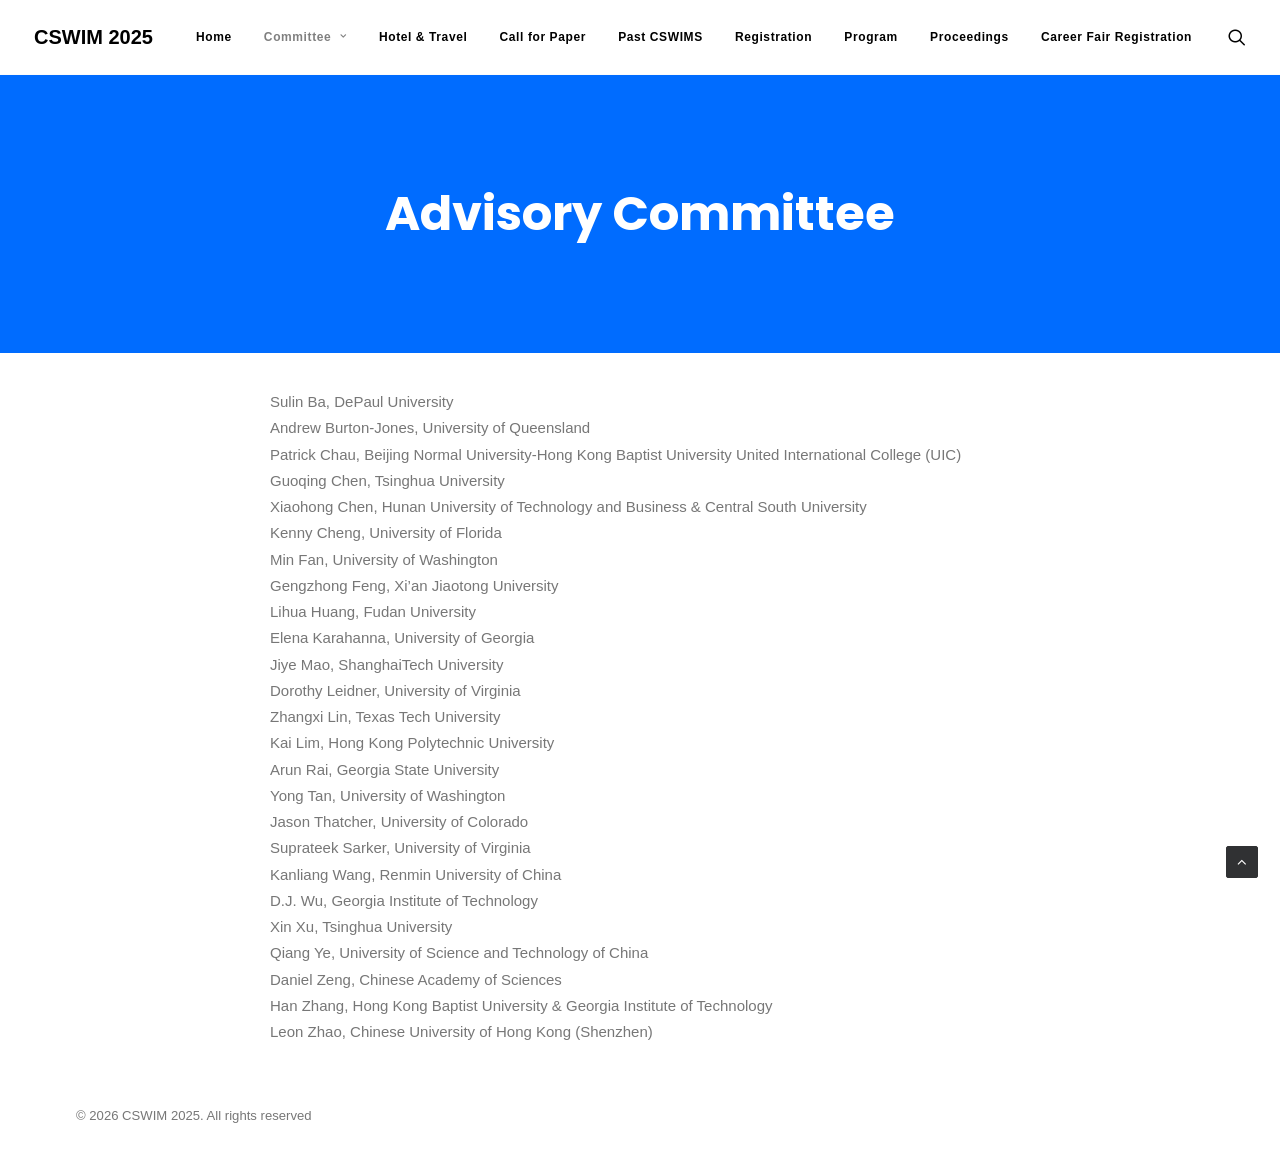
<file: advisory-committee/index.html>
<!DOCTYPE html><html class="no-touch" lang="en-US" xmlns="http://www.w3.org/1999/xhtml"><head>
<meta http-equiv="Content-Type" content="text/html; charset=UTF-8">
<meta name="viewport" content="width=device-width, initial-scale=1">
<link rel="profile" href="http://gmpg.org/xfn/11">
<link rel="pingback" href="https://2025.cswimworkshop.org/xmlrpc.php">
<title>Advisory Committee – CSWIM 2025</title>
<meta name="robots" content="max-image-preview:large">
<link rel="dns-prefetch" href="//fonts.googleapis.com">
<link rel="alternate" type="application/rss+xml" title="CSWIM 2025 » Feed" href="https://2025.cswimworkshop.org/feed/">
<link rel="alternate" type="application/rss+xml" title="CSWIM 2025 » Comments Feed" href="https://2025.cswimworkshop.org/comments/feed/">
<link rel="alternate" type="text/calendar" title="CSWIM 2025 » iCal Feed" href="https://2025.cswimworkshop.org/events/?ical=1">
<link rel="alternate" title="oEmbed (JSON)" type="application/json+oembed" href="https://2025.cswimworkshop.org/wp-json/oembed/1.0/embed?url=https%3A%2F%2F2025.cswimworkshop.org%2Fadvisory-committee%2F">
<link rel="alternate" title="oEmbed (XML)" type="text/xml+oembed" href="https://2025.cswimworkshop.org/wp-json/oembed/1.0/embed?url=https%3A%2F%2F2025.cswimworkshop.org%2Fadvisory-committee%2F&amp;format=xml">
<style id="wp-img-auto-sizes-contain-inline-css">
img:is([sizes=auto i],[sizes^="auto," i]){contain-intrinsic-size:3000px 1500px}
/*# sourceURL=wp-img-auto-sizes-contain-inline-css */
</style>
<style id="wp-emoji-styles-inline-css">

	img.wp-smiley, img.emoji {
		display: inline !important;
		border: none !important;
		box-shadow: none !important;
		height: 1em !important;
		width: 1em !important;
		margin: 0 0.07em !important;
		vertical-align: -0.1em !important;
		background: none !important;
		padding: 0 !important;
	}
/*# sourceURL=wp-emoji-styles-inline-css */
</style>
<style id="wp-block-library-inline-css">
:root{--wp-block-synced-color:#7a00df;--wp-block-synced-color--rgb:122,0,223;--wp-bound-block-color:var(--wp-block-synced-color);--wp-editor-canvas-background:#ddd;--wp-admin-theme-color:#007cba;--wp-admin-theme-color--rgb:0,124,186;--wp-admin-theme-color-darker-10:#006ba1;--wp-admin-theme-color-darker-10--rgb:0,107,160.5;--wp-admin-theme-color-darker-20:#005a87;--wp-admin-theme-color-darker-20--rgb:0,90,135;--wp-admin-border-width-focus:2px}@media (min-resolution:192dpi){:root{--wp-admin-border-width-focus:1.5px}}.wp-element-button{cursor:pointer}:root .has-very-light-gray-background-color{background-color:#eee}:root .has-very-dark-gray-background-color{background-color:#313131}:root .has-very-light-gray-color{color:#eee}:root .has-very-dark-gray-color{color:#313131}:root .has-vivid-green-cyan-to-vivid-cyan-blue-gradient-background{background:linear-gradient(135deg,#00d084,#0693e3)}:root .has-purple-crush-gradient-background{background:linear-gradient(135deg,#34e2e4,#4721fb 50%,#ab1dfe)}:root .has-hazy-dawn-gradient-background{background:linear-gradient(135deg,#faaca8,#dad0ec)}:root .has-subdued-olive-gradient-background{background:linear-gradient(135deg,#fafae1,#67a671)}:root .has-atomic-cream-gradient-background{background:linear-gradient(135deg,#fdd79a,#004a59)}:root .has-nightshade-gradient-background{background:linear-gradient(135deg,#330968,#31cdcf)}:root .has-midnight-gradient-background{background:linear-gradient(135deg,#020381,#2874fc)}:root{--wp--preset--font-size--normal:16px;--wp--preset--font-size--huge:42px}.has-regular-font-size{font-size:1em}.has-larger-font-size{font-size:2.625em}.has-normal-font-size{font-size:var(--wp--preset--font-size--normal)}.has-huge-font-size{font-size:var(--wp--preset--font-size--huge)}:root .has-text-align-center{text-align:center}:root .has-text-align-left{text-align:left}:root .has-text-align-right{text-align:right}.has-fit-text{white-space:nowrap!important}#end-resizable-editor-section{display:none}.aligncenter{clear:both}.items-justified-left{justify-content:flex-start}.items-justified-center{justify-content:center}.items-justified-right{justify-content:flex-end}.items-justified-space-between{justify-content:space-between}.screen-reader-text{word-wrap:normal!important;border:0;clip-path:inset(50%);height:1px;margin:-1px;overflow:hidden;padding:0;position:absolute;width:1px}.screen-reader-text:focus{background-color:#ddd;clip-path:none;color:#444;display:block;font-size:1em;height:auto;left:5px;line-height:normal;padding:15px 23px 14px;text-decoration:none;top:5px;width:auto;z-index:100000}html :where(.has-border-color){border-style:solid}html :where([style*=border-color]){border-style:solid}html :where([style*=border-top-color]){border-top-style:solid}html :where([style*=border-right-color]){border-right-style:solid}html :where([style*=border-bottom-color]){border-bottom-style:solid}html :where([style*=border-left-color]){border-left-style:solid}html :where([style*=border-width]){border-style:solid}html :where([style*=border-top-width]){border-top-style:solid}html :where([style*=border-right-width]){border-right-style:solid}html :where([style*=border-bottom-width]){border-bottom-style:solid}html :where([style*=border-left-width]){border-left-style:solid}html :where(img[class*=wp-image-]){height:auto;max-width:100%}:where(figure){margin:0 0 1em}html :where(.is-position-sticky){--wp-admin--admin-bar--position-offset:var(--wp-admin--admin-bar--height,0px)}@media screen and (max-width:600px){html :where(.is-position-sticky){--wp-admin--admin-bar--position-offset:0px}}

/*# sourceURL=/wp-includes/css/dist/block-library/common.min.css */
</style>
<style id="classic-theme-styles-inline-css">
/*! This file is auto-generated */
.wp-block-button__link{color:#fff;background-color:#32373c;border-radius:9999px;box-shadow:none;text-decoration:none;padding:calc(.667em + 2px) calc(1.333em + 2px);font-size:1.125em}.wp-block-file__button{background:#32373c;color:#fff;text-decoration:none}
/*# sourceURL=/wp-includes/css/classic-themes.min.css */
</style>

<style id="global-styles-inline-css">
:root{--wp--preset--aspect-ratio--square: 1;--wp--preset--aspect-ratio--4-3: 4/3;--wp--preset--aspect-ratio--3-4: 3/4;--wp--preset--aspect-ratio--3-2: 3/2;--wp--preset--aspect-ratio--2-3: 2/3;--wp--preset--aspect-ratio--16-9: 16/9;--wp--preset--aspect-ratio--9-16: 9/16;--wp--preset--color--black: #000000;--wp--preset--color--cyan-bluish-gray: #abb8c3;--wp--preset--color--white: #ffffff;--wp--preset--color--pale-pink: #f78da7;--wp--preset--color--vivid-red: #cf2e2e;--wp--preset--color--luminous-vivid-orange: #ff6900;--wp--preset--color--luminous-vivid-amber: #fcb900;--wp--preset--color--light-green-cyan: #7bdcb5;--wp--preset--color--vivid-green-cyan: #00d084;--wp--preset--color--pale-cyan-blue: #8ed1fc;--wp--preset--color--vivid-cyan-blue: #0693e3;--wp--preset--color--vivid-purple: #9b51e0;--wp--preset--gradient--vivid-cyan-blue-to-vivid-purple: linear-gradient(135deg,rgb(6,147,227) 0%,rgb(155,81,224) 100%);--wp--preset--gradient--light-green-cyan-to-vivid-green-cyan: linear-gradient(135deg,rgb(122,220,180) 0%,rgb(0,208,130) 100%);--wp--preset--gradient--luminous-vivid-amber-to-luminous-vivid-orange: linear-gradient(135deg,rgb(252,185,0) 0%,rgb(255,105,0) 100%);--wp--preset--gradient--luminous-vivid-orange-to-vivid-red: linear-gradient(135deg,rgb(255,105,0) 0%,rgb(207,46,46) 100%);--wp--preset--gradient--very-light-gray-to-cyan-bluish-gray: linear-gradient(135deg,rgb(238,238,238) 0%,rgb(169,184,195) 100%);--wp--preset--gradient--cool-to-warm-spectrum: linear-gradient(135deg,rgb(74,234,220) 0%,rgb(151,120,209) 20%,rgb(207,42,186) 40%,rgb(238,44,130) 60%,rgb(251,105,98) 80%,rgb(254,248,76) 100%);--wp--preset--gradient--blush-light-purple: linear-gradient(135deg,rgb(255,206,236) 0%,rgb(152,150,240) 100%);--wp--preset--gradient--blush-bordeaux: linear-gradient(135deg,rgb(254,205,165) 0%,rgb(254,45,45) 50%,rgb(107,0,62) 100%);--wp--preset--gradient--luminous-dusk: linear-gradient(135deg,rgb(255,203,112) 0%,rgb(199,81,192) 50%,rgb(65,88,208) 100%);--wp--preset--gradient--pale-ocean: linear-gradient(135deg,rgb(255,245,203) 0%,rgb(182,227,212) 50%,rgb(51,167,181) 100%);--wp--preset--gradient--electric-grass: linear-gradient(135deg,rgb(202,248,128) 0%,rgb(113,206,126) 100%);--wp--preset--gradient--midnight: linear-gradient(135deg,rgb(2,3,129) 0%,rgb(40,116,252) 100%);--wp--preset--font-size--small: 13px;--wp--preset--font-size--medium: 20px;--wp--preset--font-size--large: 36px;--wp--preset--font-size--x-large: 42px;--wp--preset--spacing--20: 0.44rem;--wp--preset--spacing--30: 0.67rem;--wp--preset--spacing--40: 1rem;--wp--preset--spacing--50: 1.5rem;--wp--preset--spacing--60: 2.25rem;--wp--preset--spacing--70: 3.38rem;--wp--preset--spacing--80: 5.06rem;--wp--preset--shadow--natural: 6px 6px 9px rgba(0, 0, 0, 0.2);--wp--preset--shadow--deep: 12px 12px 50px rgba(0, 0, 0, 0.4);--wp--preset--shadow--sharp: 6px 6px 0px rgba(0, 0, 0, 0.2);--wp--preset--shadow--outlined: 6px 6px 0px -3px rgb(255, 255, 255), 6px 6px rgb(0, 0, 0);--wp--preset--shadow--crisp: 6px 6px 0px rgb(0, 0, 0);}:where(body) { margin: 0; }:where(.is-layout-flex){gap: 0.5em;}:where(.is-layout-grid){gap: 0.5em;}body .is-layout-flex{display: flex;}.is-layout-flex{flex-wrap: wrap;align-items: center;}.is-layout-flex > :is(*, div){margin: 0;}body .is-layout-grid{display: grid;}.is-layout-grid > :is(*, div){margin: 0;}body{padding-top: 0px;padding-right: 0px;padding-bottom: 0px;padding-left: 0px;}:root :where(.wp-element-button, .wp-block-button__link){background-color: #32373c;border-width: 0;color: #fff;font-family: inherit;font-size: inherit;font-style: inherit;font-weight: inherit;letter-spacing: inherit;line-height: inherit;padding-top: calc(0.667em + 2px);padding-right: calc(1.333em + 2px);padding-bottom: calc(0.667em + 2px);padding-left: calc(1.333em + 2px);text-decoration: none;text-transform: inherit;}.has-black-color{color: var(--wp--preset--color--black) !important;}.has-cyan-bluish-gray-color{color: var(--wp--preset--color--cyan-bluish-gray) !important;}.has-white-color{color: var(--wp--preset--color--white) !important;}.has-pale-pink-color{color: var(--wp--preset--color--pale-pink) !important;}.has-vivid-red-color{color: var(--wp--preset--color--vivid-red) !important;}.has-luminous-vivid-orange-color{color: var(--wp--preset--color--luminous-vivid-orange) !important;}.has-luminous-vivid-amber-color{color: var(--wp--preset--color--luminous-vivid-amber) !important;}.has-light-green-cyan-color{color: var(--wp--preset--color--light-green-cyan) !important;}.has-vivid-green-cyan-color{color: var(--wp--preset--color--vivid-green-cyan) !important;}.has-pale-cyan-blue-color{color: var(--wp--preset--color--pale-cyan-blue) !important;}.has-vivid-cyan-blue-color{color: var(--wp--preset--color--vivid-cyan-blue) !important;}.has-vivid-purple-color{color: var(--wp--preset--color--vivid-purple) !important;}.has-black-background-color{background-color: var(--wp--preset--color--black) !important;}.has-cyan-bluish-gray-background-color{background-color: var(--wp--preset--color--cyan-bluish-gray) !important;}.has-white-background-color{background-color: var(--wp--preset--color--white) !important;}.has-pale-pink-background-color{background-color: var(--wp--preset--color--pale-pink) !important;}.has-vivid-red-background-color{background-color: var(--wp--preset--color--vivid-red) !important;}.has-luminous-vivid-orange-background-color{background-color: var(--wp--preset--color--luminous-vivid-orange) !important;}.has-luminous-vivid-amber-background-color{background-color: var(--wp--preset--color--luminous-vivid-amber) !important;}.has-light-green-cyan-background-color{background-color: var(--wp--preset--color--light-green-cyan) !important;}.has-vivid-green-cyan-background-color{background-color: var(--wp--preset--color--vivid-green-cyan) !important;}.has-pale-cyan-blue-background-color{background-color: var(--wp--preset--color--pale-cyan-blue) !important;}.has-vivid-cyan-blue-background-color{background-color: var(--wp--preset--color--vivid-cyan-blue) !important;}.has-vivid-purple-background-color{background-color: var(--wp--preset--color--vivid-purple) !important;}.has-black-border-color{border-color: var(--wp--preset--color--black) !important;}.has-cyan-bluish-gray-border-color{border-color: var(--wp--preset--color--cyan-bluish-gray) !important;}.has-white-border-color{border-color: var(--wp--preset--color--white) !important;}.has-pale-pink-border-color{border-color: var(--wp--preset--color--pale-pink) !important;}.has-vivid-red-border-color{border-color: var(--wp--preset--color--vivid-red) !important;}.has-luminous-vivid-orange-border-color{border-color: var(--wp--preset--color--luminous-vivid-orange) !important;}.has-luminous-vivid-amber-border-color{border-color: var(--wp--preset--color--luminous-vivid-amber) !important;}.has-light-green-cyan-border-color{border-color: var(--wp--preset--color--light-green-cyan) !important;}.has-vivid-green-cyan-border-color{border-color: var(--wp--preset--color--vivid-green-cyan) !important;}.has-pale-cyan-blue-border-color{border-color: var(--wp--preset--color--pale-cyan-blue) !important;}.has-vivid-cyan-blue-border-color{border-color: var(--wp--preset--color--vivid-cyan-blue) !important;}.has-vivid-purple-border-color{border-color: var(--wp--preset--color--vivid-purple) !important;}.has-vivid-cyan-blue-to-vivid-purple-gradient-background{background: var(--wp--preset--gradient--vivid-cyan-blue-to-vivid-purple) !important;}.has-light-green-cyan-to-vivid-green-cyan-gradient-background{background: var(--wp--preset--gradient--light-green-cyan-to-vivid-green-cyan) !important;}.has-luminous-vivid-amber-to-luminous-vivid-orange-gradient-background{background: var(--wp--preset--gradient--luminous-vivid-amber-to-luminous-vivid-orange) !important;}.has-luminous-vivid-orange-to-vivid-red-gradient-background{background: var(--wp--preset--gradient--luminous-vivid-orange-to-vivid-red) !important;}.has-very-light-gray-to-cyan-bluish-gray-gradient-background{background: var(--wp--preset--gradient--very-light-gray-to-cyan-bluish-gray) !important;}.has-cool-to-warm-spectrum-gradient-background{background: var(--wp--preset--gradient--cool-to-warm-spectrum) !important;}.has-blush-light-purple-gradient-background{background: var(--wp--preset--gradient--blush-light-purple) !important;}.has-blush-bordeaux-gradient-background{background: var(--wp--preset--gradient--blush-bordeaux) !important;}.has-luminous-dusk-gradient-background{background: var(--wp--preset--gradient--luminous-dusk) !important;}.has-pale-ocean-gradient-background{background: var(--wp--preset--gradient--pale-ocean) !important;}.has-electric-grass-gradient-background{background: var(--wp--preset--gradient--electric-grass) !important;}.has-midnight-gradient-background{background: var(--wp--preset--gradient--midnight) !important;}.has-small-font-size{font-size: var(--wp--preset--font-size--small) !important;}.has-medium-font-size{font-size: var(--wp--preset--font-size--medium) !important;}.has-large-font-size{font-size: var(--wp--preset--font-size--large) !important;}.has-x-large-font-size{font-size: var(--wp--preset--font-size--x-large) !important;}
/*# sourceURL=global-styles-inline-css */
</style>

<link rel="stylesheet" id="uncodefont-google-css" href="//fonts.googleapis.com/css?family=Poppins:100,100italic,200,200italic,300,300italic,regular,italic,500,500italic,600,600italic,700,700italic,800,800italic,900,900italic&amp;subset=latin,latin-ext,devanagari&amp;ver=2.2.4" media="all">
<link rel="stylesheet" id="uncode-style-css" href="../wp-content/themes/uncode/library/css/style__ver=1356508924.css" media="all">
<style id="uncode-style-inline-css">

@media (min-width: 960px) { .limit-width { max-width: 1200px; margin: auto;}}
#changer-back-color { transition: background-color 1000ms cubic-bezier(0.25, 1, 0.5, 1) !important; } #changer-back-color > div { transition: opacity 1000ms cubic-bezier(0.25, 1, 0.5, 1) !important; } body.bg-changer-init.disable-hover .main-wrapper .style-light,  body.bg-changer-init.disable-hover .main-wrapper .style-light h1,  body.bg-changer-init.disable-hover .main-wrapper .style-light h2, body.bg-changer-init.disable-hover .main-wrapper .style-light h3, body.bg-changer-init.disable-hover .main-wrapper .style-light h4, body.bg-changer-init.disable-hover .main-wrapper .style-light h5, body.bg-changer-init.disable-hover .main-wrapper .style-light h6, body.bg-changer-init.disable-hover .main-wrapper .style-light a, body.bg-changer-init.disable-hover .main-wrapper .style-dark, body.bg-changer-init.disable-hover .main-wrapper .style-dark h1, body.bg-changer-init.disable-hover .main-wrapper .style-dark h2, body.bg-changer-init.disable-hover .main-wrapper .style-dark h3, body.bg-changer-init.disable-hover .main-wrapper .style-dark h4, body.bg-changer-init.disable-hover .main-wrapper .style-dark h5, body.bg-changer-init.disable-hover .main-wrapper .style-dark h6, body.bg-changer-init.disable-hover .main-wrapper .style-dark a { transition: color 1000ms cubic-bezier(0.25, 1, 0.5, 1) !important; }
/*# sourceURL=uncode-style-inline-css */
</style>
<link rel="stylesheet" id="uncode-icons-css" href="../wp-content/themes/uncode/library/css/uncode-icons__ver=1356508924.css" media="all">
<link rel="stylesheet" id="uncode-custom-style-css" href="../wp-content/themes/uncode/library/css/style-custom__ver=1356508924.css" media="all">
<script id="ai-uncode-js" src="../wp-content/themes/uncode/library/js/ai-uncode.js" data-home="/" data-path="/" data-breakpoints-images="258,516,720,1032,1440,2064,2880"></script>
<script id="uncode-init-js-extra">
var SiteParameters = {"days":"days","hours":"hours","minutes":"minutes","seconds":"seconds","constant_scroll":"on","scroll_speed":"2","parallax_factor":"0.25","loading":"Loading\u2026","slide_name":"slide","slide_footer":"footer","ajax_url":"https://2025.cswimworkshop.org/wp-admin/admin-ajax.php","nonce_adaptive_images":"5737d90e55","nonce_srcset_async":"7de898257f","enable_debug":"","block_mobile_videos":"","is_frontend_editor":"","main_width":["1200","px"],"mobile_parallax_allowed":"","listen_for_screen_update":"1","wireframes_plugin_active":"","sticky_elements":"","resize_quality":"90","register_metadata":"","bg_changer_time":"1000","update_wc_fragments":"1","optimize_shortpixel_image":"","menu_mobile_offcanvas_gap":"45","custom_cursor_selector":"[href], .trigger-overlay, .owl-next, .owl-prev, .owl-dot, input[type=\"submit\"], input[type=\"checkbox\"], button[type=\"submit\"], a[class^=\"ilightbox\"], .ilightbox-thumbnail, .ilightbox-prev, .ilightbox-next, .overlay-close, .unmodal-close, .qty-inset \u003E span, .share-button li, .uncode-post-titles .tmb.tmb-click-area, .btn-link, .tmb-click-row .t-inside, .lg-outer button, .lg-thumb img, a[data-lbox], .uncode-close-offcanvas-overlay","mobile_parallax_animation":"","lbox_enhanced":"","native_media_player":"","vimeoPlayerParams":"?autoplay=0","ajax_filter_key_search":"key","ajax_filter_key_unfilter":"unfilter","index_pagination_disable_scroll":"","index_pagination_scroll_to":"","uncode_wc_popup_cart_qty":"","uncode_adaptive":"1","ai_breakpoints":"258,516,720,1032,1440,2064,2880"};
//# sourceURL=uncode-init-js-extra
</script>
<script id="uncode-init-js" src="../wp-content/themes/uncode/library/js/init__ver=1356508924.js"></script>
<script id="jquery-core-js" src="../wp-includes/js/jquery/jquery.min__ver=3.7.1.js"></script>
<script id="jquery-migrate-js" src="../wp-includes/js/jquery/jquery-migrate.min__ver=3.4.1.js"></script>
<link rel="https://api.w.org/" href="https://2025.cswimworkshop.org/wp-json/"><link rel="alternate" title="JSON" type="application/json" href="https://2025.cswimworkshop.org/wp-json/wp/v2/pages/559"><link rel="EditURI" type="application/rsd+xml" title="RSD" href="https://2025.cswimworkshop.org/xmlrpc.php?rsd">

<link rel="canonical" href="./advisory-committee">
<link rel="shortlink" href="https://2025.cswimworkshop.org/?p=559">
<meta name="tec-api-version" content="v1"><meta name="tec-api-origin" content="https://2025.cswimworkshop.org"><link rel="alternate" href="https://2025.cswimworkshop.org/wp-json/tribe/events/v1/"><style>.recentcomments a{display:inline !important;padding:0 !important;margin:0 !important;}</style><noscript><style> .wpb_animate_when_almost_visible { opacity: 1; }</style></noscript></head>
<body class="wp-singular page-template-default page page-id-559 wp-theme-uncode style-color-lxmt-bg tribe-no-js hormenu-position-left megamenu-full-submenu hmenu hmenu-position-right header-full-width main-center-align menu-mobile-transparent textual-accent-color menu-mobile-default mobile-parallax-not-allowed ilb-no-bounce unreg qw-body-scroll-disabled no-qty-fx wpb-js-composer js-comp-ver-6.7.0 vc_responsive" data-border="0">
		<div id="vh_layout_help"></div><div class="body-borders" data-border="0"><div class="top-border body-border-shadow"></div><div class="right-border body-border-shadow"></div><div class="bottom-border body-border-shadow"></div><div class="left-border body-border-shadow"></div><div class="top-border style-light-bg"></div><div class="right-border style-light-bg"></div><div class="bottom-border style-light-bg"></div><div class="left-border style-light-bg"></div></div>	<div class="box-wrapper">
		<div class="box-container">
		<script type="text/javascript" id="initBox">UNCODE.initBox();</script>
		<div class="menu-wrapper">
													
													<header id="masthead" class="navbar menu-primary menu-light submenu-light menu-transparent menu-add-padding style-light-original single-h-padding menu-absolute menu-with-logo">
														<div class="menu-container style-color-xsdn-bg menu-borders">
															<div class="row-menu">
																<div class="row-menu-inner">
																	<div id="logo-container-mobile" class="col-lg-0 logo-container middle">
																		<div id="main-logo" class="navbar-header style-light">
																			<a href="../index.html" class="navbar-brand" data-minheight="20" aria-label="CSWIM 2025"><h2 class="text-logo h3 logo-skinnable main-logo" data-maxheight="20" style="font-size:20px;">CSWIM 2025</h2></a>
																		</div>
																		<div class="mmb-container"><div class="mobile-additional-icons"></div><div class="mobile-menu-button mobile-menu-button-light lines-button"><span class="lines"><span></span></span></div></div>
																	</div>
																	<div class="col-lg-12 main-menu-container middle">
																		<div class="menu-horizontal">
																			<div class="menu-horizontal-inner">
																				<div class="nav navbar-nav navbar-main navbar-nav-first"><ul id="menu-menu" class="menu-primary-inner menu-smart sm"><li id="menu-item-49" class="menu-item menu-item-type-post_type menu-item-object-page menu-item-home menu-item-49 menu-item-link"><a title="Home" href="../index.html">Home<i class="fa fa-angle-right fa-dropdown"></i></a></li>
<li id="menu-item-567" class="menu-item menu-item-type-custom menu-item-object-custom current-menu-ancestor current-menu-parent menu-item-has-children menu-item-567 dropdown menu-item-link"><a title="Committee" href="./index.html" data-toggle="dropdown" class="dropdown-toggle" data-type="title">Committee<i class="fa fa-angle-down fa-dropdown"></i></a>
<ul role="menu" class="drop-menu">
	<li id="menu-item-970" class="menu-item menu-item-type-post_type menu-item-object-page menu-item-970"><a title="Program Committee" href="../program-committee/index.html">Program Committee<i class="fa fa-angle-right fa-dropdown"></i></a></li>
	<li id="menu-item-977" class="menu-item menu-item-type-post_type menu-item-object-page current-menu-item page_item page-item-559 current_page_item menu-item-977 active"><a title="Advisory Committee" href="./index.html">Advisory Committee<i class="fa fa-angle-right fa-dropdown"></i></a></li>
	<li id="menu-item-1026" class="menu-item menu-item-type-post_type menu-item-object-page menu-item-1026"><a title="Keynote" href="../keynote/index.html">Keynote<i class="fa fa-angle-right fa-dropdown"></i></a></li>
	<li id="menu-item-978" class="menu-item menu-item-type-post_type menu-item-object-page menu-item-978"><a title="Panel Discussions" href="../panel-discussions/index.html">Panel Discussions<i class="fa fa-angle-right fa-dropdown"></i></a></li>
	<li id="menu-item-532" class="menu-item menu-item-type-post_type menu-item-object-page menu-item-532"><a title="Organizing Committee" href="../organizing-committee/index.html">Organizing Committee<i class="fa fa-angle-right fa-dropdown"></i></a></li>
</ul>
</li>
<li id="menu-item-959" class="menu-item menu-item-type-post_type menu-item-object-page menu-item-959 menu-item-link"><a title="Hotel &amp; Travel" href="../hotel-travel/index.html">Hotel &amp; Travel<i class="fa fa-angle-right fa-dropdown"></i></a></li>
<li id="menu-item-524" class="menu-item menu-item-type-post_type menu-item-object-page menu-item-524 menu-item-link"><a title="Call for Paper" href="../call-for-paper/index.html">Call for Paper<i class="fa fa-angle-right fa-dropdown"></i></a></li>
<li id="menu-item-139" class="menu-item menu-item-type-custom menu-item-object-custom menu-item-139 menu-item-link"><a title="Past CSWIMS" href="http://cswimworkshop.org/">Past CSWIMS<i class="fa fa-angle-right fa-dropdown"></i></a></li>
<li id="menu-item-793" class="menu-item menu-item-type-post_type menu-item-object-page menu-item-793 menu-item-link"><a title="Registration" href="../registration/index.html">Registration<i class="fa fa-angle-right fa-dropdown"></i></a></li>
<li id="menu-item-1003" class="menu-item menu-item-type-post_type menu-item-object-page menu-item-1003 menu-item-link"><a title="Program" href="../program/index.html">Program<i class="fa fa-angle-right fa-dropdown"></i></a></li>
<li id="menu-item-988" class="menu-item menu-item-type-post_type menu-item-object-page menu-item-988 menu-item-link"><a title="Proceedings" href="../proceedings/index.html">Proceedings<i class="fa fa-angle-right fa-dropdown"></i></a></li>
<li id="menu-item-1001" class="menu-item menu-item-type-post_type menu-item-object-page menu-item-1001 menu-item-link"><a title="Career Fair Registration" href="../career-fair-registration/index.html">Career Fair Registration<i class="fa fa-angle-right fa-dropdown"></i></a></li>
</ul></div><div class="uncode-close-offcanvas-mobile lines-button close navbar-mobile-el"><span class="lines"></span></div><div class="nav navbar-nav navbar-nav-last navbar-extra-icons"><ul class="menu-smart sm menu-icons"><li class="menu-item-link search-icon style-light dropdown "><a href="./index.html" class="trigger-overlay search-icon" data-area="search" data-container="box-container" aria-label="Search">
													<i class="fa fa-search3"></i><span class="desktop-hidden"><span>Search</span></span><i class="fa fa-angle-down fa-dropdown desktop-hidden"></i>
													</a><ul role="menu" class="drop-menu desktop-hidden">
														<li>
															<form class="search" method="get" action="https://2025.cswimworkshop.org/">
																<input type="search" class="search-field no-livesearch" placeholder="Search…" value="" name="s" title="Search…"></form>
														</li>
													</ul></li></ul></div><div class="desktop-hidden menu-accordion-secondary">
														 							</div></div>
																		</div>
																	</div>
																</div>
															</div></div>
													</header>
												</div>			<script type="text/javascript" id="fixMenuHeight">UNCODE.fixMenuHeight();</script>
			<div class="main-wrapper">
				<div class="main-container">
					<div class="page-wrapper">
						<div class="sections-container">
<script type="text/javascript">UNCODE.initHeader();</script><article id="post-559" class="page-body style-light-bg post-559 page type-page status-publish hentry">
						<div class="post-wrapper">
							<div class="post-body"><div class="post-content un-no-sidebar-layout"><div data-parent="true" class="vc_row style-accent-bg row-container" id="row-unique-0"><div class="row limit-width row-parent" data-height-ratio="31"><div class="wpb_row row-inner"><div class="wpb_column pos-middle pos-center align_center column_parent col-lg-12 single-internal-gutter"><div class="uncol style-light"><div class="uncoltable"><div class="uncell no-block-padding"><div class="uncont"><div class="vc_custom_heading_wrap "><div class="heading-text el-text"><h1 class="font-695280 fontsize-127889 font-weight-700 text-color-xsdn-color"><span><span style="color: #ffffff;">Advisory Committee</span></span></h1></div><div class="clear"></div></div></div></div></div></div></div><script id="script-row-unique-0" data-row="script-row-unique-0" type="text/javascript" class="vc_controls">UNCODE.initRow(document.getElementById("row-unique-0"));</script></div></div></div><div data-parent="true" class="vc_row row-container" id="row-unique-1"><div class="row limit-width row-parent"><div class="wpb_row row-inner"><div class="wpb_column pos-top pos-center align_left column_parent col-lg-2 single-internal-gutter"><div class="uncol style-light"><div class="uncoltable"><div class="uncell no-block-padding"><div class="uncont"></div></div></div></div></div><div class="wpb_column pos-top pos-center align_left column_parent col-lg-8 single-internal-gutter"><div class="uncol style-light"><div class="uncoltable"><div class="uncell no-block-padding"><div class="uncont"><div class="uncode_text_column"><p>Sulin Ba, DePaul University<br>
Andrew Burton-Jones, University of Queensland<br>
Patrick Chau, Beijing Normal University-Hong Kong Baptist University United International College (UIC)<br>
Guoqing Chen, Tsinghua University<br>
Xiaohong Chen, Hunan University of Technology and Business &amp; Central South University<br>
Kenny Cheng, University of Florida<br>
Min Fan, University of Washington<br>
Gengzhong Feng, Xi’an Jiaotong University<br>
Lihua Huang, Fudan University<br>
Elena Karahanna, University of Georgia<br>
Jiye Mao, ShanghaiTech University<br>
Dorothy Leidner, University of Virginia<br>
Zhangxi Lin, Texas Tech University<br>
Kai Lim, Hong Kong Polytechnic University<br>
Arun Rai, Georgia State University<br>
Yong Tan, University of Washington<br>
Jason Thatcher, University of Colorado<br>
Suprateek Sarker, University of Virginia<br>
Kanliang Wang, Renmin University of China<br>
D.J. Wu, Georgia Institute of Technology<br>
Xin Xu, Tsinghua University<br>
Qiang Ye, University of Science and Technology of China<br>
Daniel Zeng, Chinese Academy of Sciences<br>
Han Zhang, Hong Kong Baptist University &amp; Georgia Institute of Technology<br>
Leon Zhao, Chinese University of Hong Kong (Shenzhen)</p>
</div></div></div></div></div></div><div class="wpb_column pos-top pos-center align_left column_parent col-lg-2 single-internal-gutter"><div class="uncol style-light"><div class="uncoltable"><div class="uncell no-block-padding"><div class="uncont"></div></div></div></div></div><script id="script-row-unique-1" data-row="script-row-unique-1" type="text/javascript" class="vc_controls">UNCODE.initRow(document.getElementById("row-unique-1"));</script></div></div></div>
</div></div>
						</div>
					</article>
								</div><!-- sections container -->
							</div><!-- page wrapper -->
												<footer id="colophon" class="site-footer">
							<div class="row-container style-light-bg footer-last">
		  					<div class="row row-parent style-light limit-width no-top-padding no-h-padding no-bottom-padding">
									<div class="site-info uncell col-lg-6 pos-middle text-left">© 2026 CSWIM 2025. All rights reserved</div><!-- site info -->
								</div>
							</div>						</footer>
																	</div><!-- main container -->
				</div><!-- main wrapper -->
							</div><!-- box container -->
					</div><!-- box wrapper -->
		<div class="style-light footer-scroll-top"><a href="./index.html" class="scroll-top"><i class="fa fa-angle-up fa-stack btn-default btn-hover-nobg"></i></a></div>
					<div class="overlay overlay-sequential overlay-full style-dark style-dark-bg overlay-search" data-area="search" data-container="box-container">
				<div class="mmb-container"><div class="menu-close-search mobile-menu-button menu-button-offcanvas mobile-menu-button-dark lines-button overlay-close close" data-area="search" data-container="box-container"><span class="lines"></span></div></div>
				<div class="search-container"><form action="https://2025.cswimworkshop.org/" method="get">
	<div class="search-container-inner">
		<input type="search" class="search-field form-fluid no-livesearch" placeholder="Search…" value="" name="s" title="Search for:">
		<i class="fa fa-search3"></i>

			</div>
</form>
</div>
			</div>
		
	<script type="speculationrules">
{"prefetch":[{"source":"document","where":{"and":[{"href_matches":"/*"},{"not":{"href_matches":["/wp-*.php","/wp-admin/*","/wp-content/uploads/*","/wp-content/*","/wp-content/plugins/*","/wp-content/themes/uncode/*","/*\\?(.+)"]}},{"not":{"selector_matches":"a[rel~=\"nofollow\"]"}},{"not":{"selector_matches":".no-prefetch, .no-prefetch a"}}]},"eagerness":"conservative"}]}
</script>
		<script>
		( function ( body ) {
			'use strict';
			body.className = body.className.replace( /\btribe-no-js\b/, 'tribe-js' );
		} )( document.body );
		</script>
		<script> /* <![CDATA[ */var tribe_l10n_datatables = {"aria":{"sort_ascending":": activate to sort column ascending","sort_descending":": activate to sort column descending"},"length_menu":"Show _MENU_ entries","empty_table":"No data available in table","info":"Showing _START_ to _END_ of _TOTAL_ entries","info_empty":"Showing 0 to 0 of 0 entries","info_filtered":"(filtered from _MAX_ total entries)","zero_records":"No matching records found","search":"Search:","all_selected_text":"All items on this page were selected. ","select_all_link":"Select all pages","clear_selection":"Clear Selection.","pagination":{"all":"All","next":"Next","previous":"Previous"},"select":{"rows":{"0":"","_":": Selected %d rows","1":": Selected 1 row"}},"datepicker":{"dayNames":["Sunday","Monday","Tuesday","Wednesday","Thursday","Friday","Saturday"],"dayNamesShort":["Sun","Mon","Tue","Wed","Thu","Fri","Sat"],"dayNamesMin":["S","M","T","W","T","F","S"],"monthNames":["January","February","March","April","May","June","July","August","September","October","November","December"],"monthNamesShort":["January","February","March","April","May","June","July","August","September","October","November","December"],"monthNamesMin":["Jan","Feb","Mar","Apr","May","Jun","Jul","Aug","Sep","Oct","Nov","Dec"],"nextText":"Next","prevText":"Prev","currentText":"Today","closeText":"Done","today":"Today","clear":"Clear"}};/* ]]> */ </script><script type="text/html" id="wpb-modifications"></script><script id="tec-user-agent-js" src="../wp-content/plugins/the-events-calendar/common/build/js/user-agent__ver=da75d0bdea6dde3898df.js"></script>
<script id="mediaelement-core-js-before">
var mejsL10n = {"language":"en","strings":{"mejs.download-file":"Download File","mejs.install-flash":"You are using a browser that does not have Flash player enabled or installed. Please turn on your Flash player plugin or download the latest version from https://get.adobe.com/flashplayer/","mejs.fullscreen":"Fullscreen","mejs.play":"Play","mejs.pause":"Pause","mejs.time-slider":"Time Slider","mejs.time-help-text":"Use Left/Right Arrow keys to advance one second, Up/Down arrows to advance ten seconds.","mejs.live-broadcast":"Live Broadcast","mejs.volume-help-text":"Use Up/Down Arrow keys to increase or decrease volume.","mejs.unmute":"Unmute","mejs.mute":"Mute","mejs.volume-slider":"Volume Slider","mejs.video-player":"Video Player","mejs.audio-player":"Audio Player","mejs.captions-subtitles":"Captions/Subtitles","mejs.captions-chapters":"Chapters","mejs.none":"None","mejs.afrikaans":"Afrikaans","mejs.albanian":"Albanian","mejs.arabic":"Arabic","mejs.belarusian":"Belarusian","mejs.bulgarian":"Bulgarian","mejs.catalan":"Catalan","mejs.chinese":"Chinese","mejs.chinese-simplified":"Chinese (Simplified)","mejs.chinese-traditional":"Chinese (Traditional)","mejs.croatian":"Croatian","mejs.czech":"Czech","mejs.danish":"Danish","mejs.dutch":"Dutch","mejs.english":"English","mejs.estonian":"Estonian","mejs.filipino":"Filipino","mejs.finnish":"Finnish","mejs.french":"French","mejs.galician":"Galician","mejs.german":"German","mejs.greek":"Greek","mejs.haitian-creole":"Haitian Creole","mejs.hebrew":"Hebrew","mejs.hindi":"Hindi","mejs.hungarian":"Hungarian","mejs.icelandic":"Icelandic","mejs.indonesian":"Indonesian","mejs.irish":"Irish","mejs.italian":"Italian","mejs.japanese":"Japanese","mejs.korean":"Korean","mejs.latvian":"Latvian","mejs.lithuanian":"Lithuanian","mejs.macedonian":"Macedonian","mejs.malay":"Malay","mejs.maltese":"Maltese","mejs.norwegian":"Norwegian","mejs.persian":"Persian","mejs.polish":"Polish","mejs.portuguese":"Portuguese","mejs.romanian":"Romanian","mejs.russian":"Russian","mejs.serbian":"Serbian","mejs.slovak":"Slovak","mejs.slovenian":"Slovenian","mejs.spanish":"Spanish","mejs.swahili":"Swahili","mejs.swedish":"Swedish","mejs.tagalog":"Tagalog","mejs.thai":"Thai","mejs.turkish":"Turkish","mejs.ukrainian":"Ukrainian","mejs.vietnamese":"Vietnamese","mejs.welsh":"Welsh","mejs.yiddish":"Yiddish"}};
//# sourceURL=mediaelement-core-js-before
</script>
<script id="mediaelement-core-js" src="../wp-includes/js/mediaelement/mediaelement-and-player.min__ver=4.2.17.js"></script>
<script id="mediaelement-migrate-js" src="../wp-includes/js/mediaelement/mediaelement-migrate.min__ver=7.0.1.js"></script>
<script id="mediaelement-js-extra">
var _wpmejsSettings = {"pluginPath":"/wp-includes/js/mediaelement/","classPrefix":"mejs-","stretching":"responsive","audioShortcodeLibrary":"mediaelement","videoShortcodeLibrary":"mediaelement"};
//# sourceURL=mediaelement-js-extra
</script>
<script id="wp-mediaelement-js" src="../wp-includes/js/mediaelement/wp-mediaelement.min__ver=7.0.1.js"></script>
<script id="uncode-plugins-js" src="../wp-content/themes/uncode/library/js/plugins__ver=1356508924.js"></script>
<script id="uncode-app-js" src="../wp-content/themes/uncode/library/js/app__ver=1356508924.js"></script>
<script id="wp-emoji-settings" type="application/json">
{"baseUrl":"https://s.w.org/images/core/emoji/17.0.2/72x72/","ext":".png","svgUrl":"https://s.w.org/images/core/emoji/17.0.2/svg/","svgExt":".svg","source":{"concatemoji":"https://2025.cswimworkshop.org/wp-includes/js/wp-emoji-release.min.js?ver=7.0.1"}}
</script>
<script type="module">
/*! This file is auto-generated */
const a=JSON.parse(document.getElementById("wp-emoji-settings").textContent),o=(window._wpemojiSettings=a,"wpEmojiSettingsSupports"),s=["flag","emoji"];function i(e){try{var t={supportTests:e,timestamp:(new Date).valueOf()};sessionStorage.setItem(o,JSON.stringify(t))}catch(e){}}function c(e,t,n){e.clearRect(0,0,e.canvas.width,e.canvas.height),e.fillText(t,0,0);t=new Uint32Array(e.getImageData(0,0,e.canvas.width,e.canvas.height).data);e.clearRect(0,0,e.canvas.width,e.canvas.height),e.fillText(n,0,0);const a=new Uint32Array(e.getImageData(0,0,e.canvas.width,e.canvas.height).data);return t.every((e,t)=>e===a[t])}function p(e,t){e.clearRect(0,0,e.canvas.width,e.canvas.height),e.fillText(t,0,0);var n=e.getImageData(16,16,1,1);for(let e=0;e<n.data.length;e++)if(0!==n.data[e])return!1;return!0}function u(e,t,n,a){switch(t){case"flag":return n(e,"\ud83c\udff3\ufe0f\u200d\u26a7\ufe0f","\ud83c\udff3\ufe0f\u200b\u26a7\ufe0f")?!1:!n(e,"\ud83c\udde8\ud83c\uddf6","\ud83c\udde8\u200b\ud83c\uddf6")&&!n(e,"\ud83c\udff4\udb40\udc67\udb40\udc62\udb40\udc65\udb40\udc6e\udb40\udc67\udb40\udc7f","\ud83c\udff4\u200b\udb40\udc67\u200b\udb40\udc62\u200b\udb40\udc65\u200b\udb40\udc6e\u200b\udb40\udc67\u200b\udb40\udc7f");case"emoji":return!a(e,"\ud83e\u1fac8")}return!1}function f(e,t,n,a){let r;const o=(r="undefined"!=typeof WorkerGlobalScope&&self instanceof WorkerGlobalScope?new OffscreenCanvas(300,150):document.createElement("canvas")).getContext("2d",{willReadFrequently:!0}),s=(o.textBaseline="top",o.font="600 32px Arial",{});return e.forEach(e=>{s[e]=t(o,e,n,a)}),s}function r(e){var t=document.createElement("script");t.src=e,t.defer=!0,document.head.appendChild(t)}a.supports={everything:!0,everythingExceptFlag:!0},new Promise(t=>{let n=function(){try{var e=JSON.parse(sessionStorage.getItem(o));if("object"==typeof e&&"number"==typeof e.timestamp&&(new Date).valueOf()<e.timestamp+604800&&"object"==typeof e.supportTests)return e.supportTests}catch(e){}return null}();if(!n){if("undefined"!=typeof Worker&&"undefined"!=typeof OffscreenCanvas&&"undefined"!=typeof URL&&URL.createObjectURL&&"undefined"!=typeof Blob)try{var e="postMessage("+f.toString()+"("+[JSON.stringify(s),u.toString(),c.toString(),p.toString()].join(",")+"));",a=new Blob([e],{type:"text/javascript"});const r=new Worker(URL.createObjectURL(a),{name:"wpTestEmojiSupports"});return void(r.onmessage=e=>{i(n=e.data),r.terminate(),t(n)})}catch(e){}i(n=f(s,u,c,p))}t(n)}).then(e=>{for(const n in e)a.supports[n]=e[n],a.supports.everything=a.supports.everything&&a.supports[n],"flag"!==n&&(a.supports.everythingExceptFlag=a.supports.everythingExceptFlag&&a.supports[n]);var t;a.supports.everythingExceptFlag=a.supports.everythingExceptFlag&&!a.supports.flag,a.supports.everything||((t=a.source||{}).concatemoji?r(t.concatemoji):t.wpemoji&&t.twemoji&&(r(t.twemoji),r(t.wpemoji)))});
//# sourceURL=https://2025.cswimworkshop.org/wp-includes/js/wp-emoji-loader.min.js
</script>


</body></html>
</file>
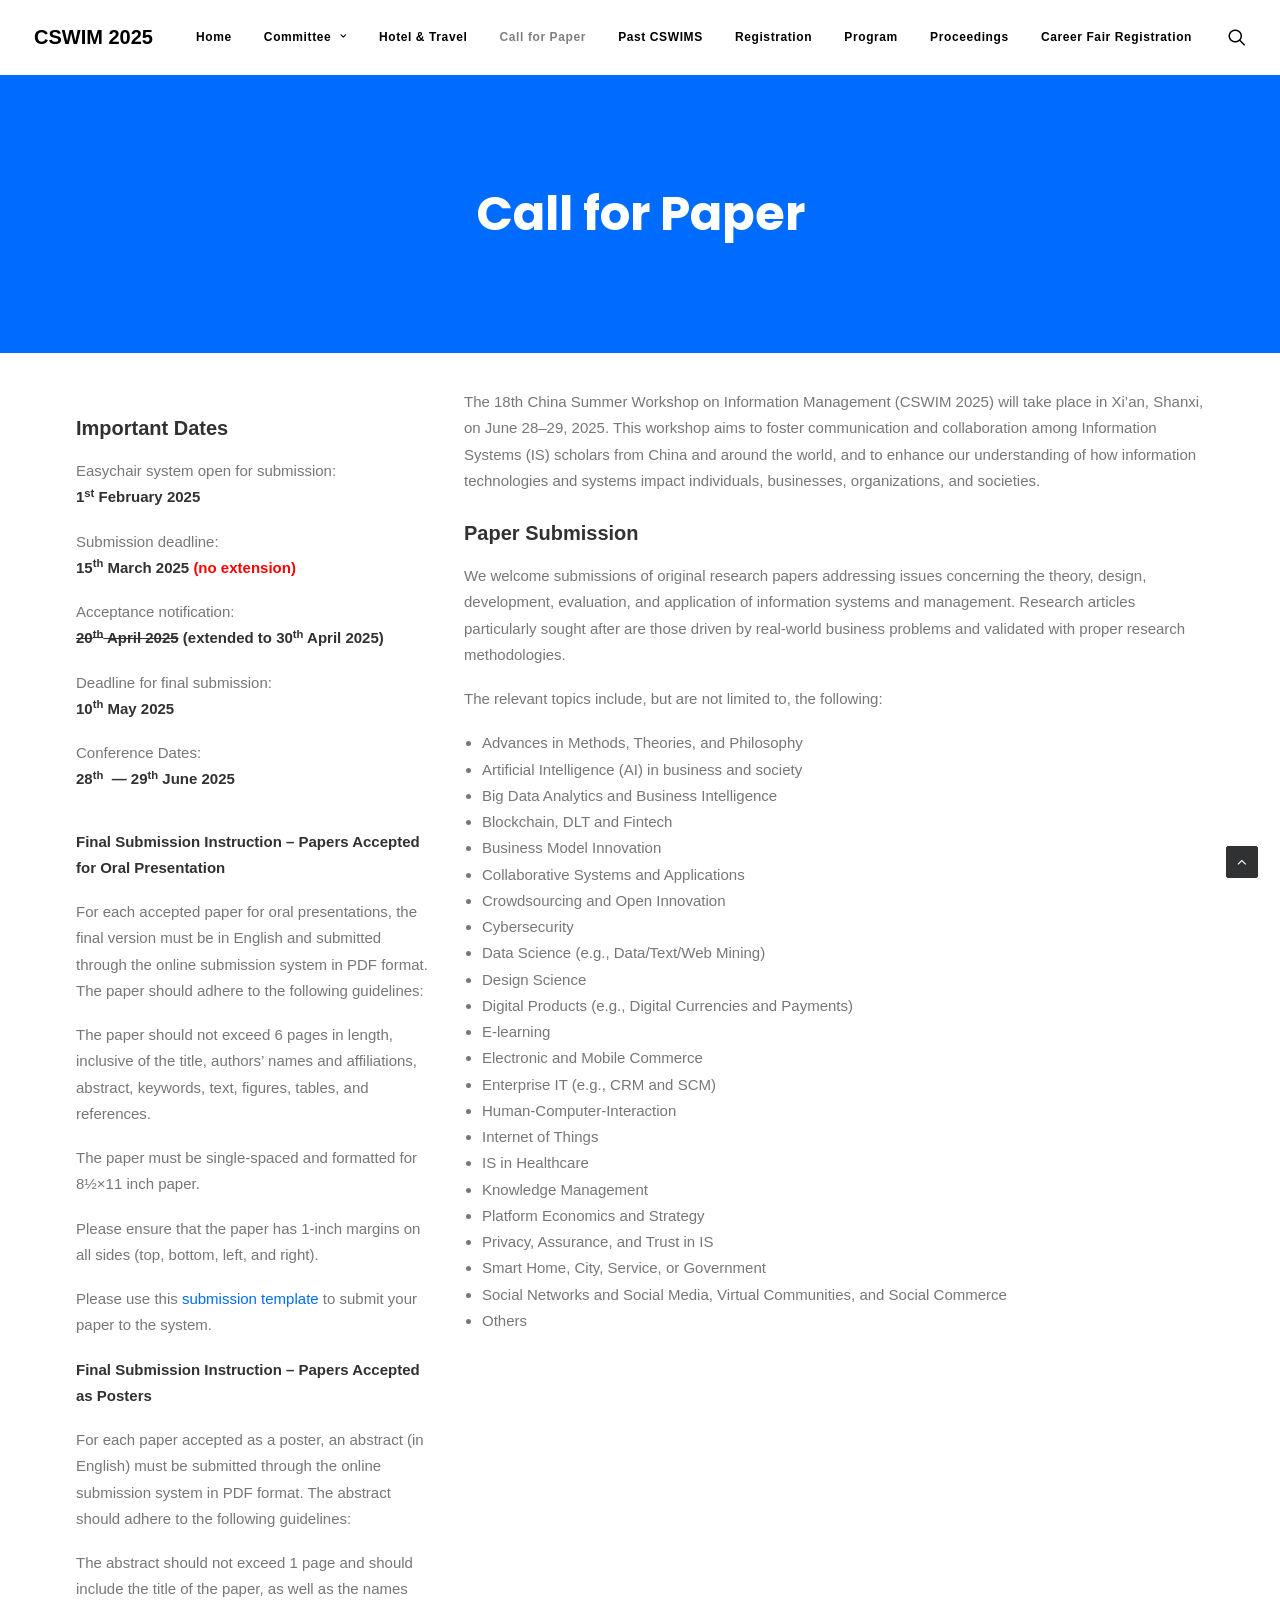
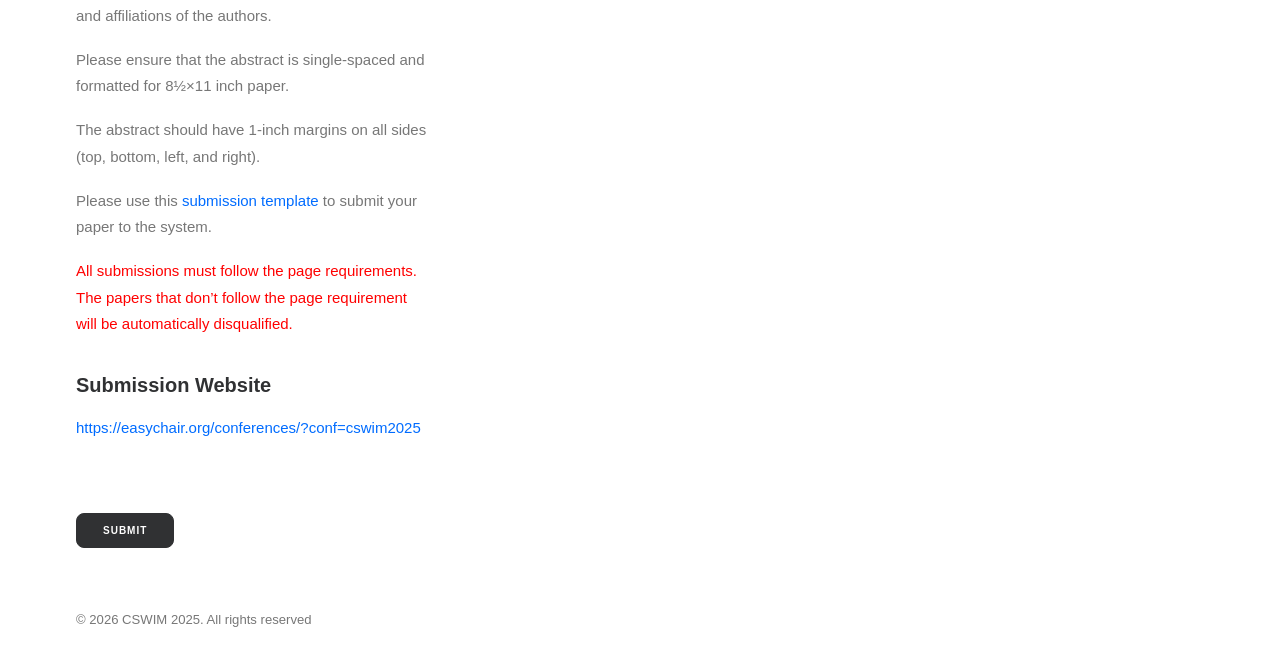
<file: call-for-paper/index.html>
<!DOCTYPE html><html class="no-touch" lang="en-US" xmlns="http://www.w3.org/1999/xhtml"><head>
<meta http-equiv="Content-Type" content="text/html; charset=UTF-8">
<meta name="viewport" content="width=device-width, initial-scale=1">
<link rel="profile" href="http://gmpg.org/xfn/11">
<link rel="pingback" href="https://2025.cswimworkshop.org/xmlrpc.php">
<title>Call for Paper – CSWIM 2025</title>
<meta name="robots" content="max-image-preview:large">
<link rel="dns-prefetch" href="//fonts.googleapis.com">
<link rel="alternate" type="application/rss+xml" title="CSWIM 2025 » Feed" href="https://2025.cswimworkshop.org/feed/">
<link rel="alternate" type="application/rss+xml" title="CSWIM 2025 » Comments Feed" href="https://2025.cswimworkshop.org/comments/feed/">
<link rel="alternate" type="text/calendar" title="CSWIM 2025 » iCal Feed" href="https://2025.cswimworkshop.org/events/?ical=1">
<link rel="alternate" title="oEmbed (JSON)" type="application/json+oembed" href="https://2025.cswimworkshop.org/wp-json/oembed/1.0/embed?url=https%3A%2F%2F2025.cswimworkshop.org%2Fcall-for-paper%2F">
<link rel="alternate" title="oEmbed (XML)" type="text/xml+oembed" href="https://2025.cswimworkshop.org/wp-json/oembed/1.0/embed?url=https%3A%2F%2F2025.cswimworkshop.org%2Fcall-for-paper%2F&amp;format=xml">
<style id="wp-img-auto-sizes-contain-inline-css">
img:is([sizes=auto i],[sizes^="auto," i]){contain-intrinsic-size:3000px 1500px}
/*# sourceURL=wp-img-auto-sizes-contain-inline-css */
</style>
<style id="wp-emoji-styles-inline-css">

	img.wp-smiley, img.emoji {
		display: inline !important;
		border: none !important;
		box-shadow: none !important;
		height: 1em !important;
		width: 1em !important;
		margin: 0 0.07em !important;
		vertical-align: -0.1em !important;
		background: none !important;
		padding: 0 !important;
	}
/*# sourceURL=wp-emoji-styles-inline-css */
</style>
<style id="wp-block-library-inline-css">
:root{--wp-block-synced-color:#7a00df;--wp-block-synced-color--rgb:122,0,223;--wp-bound-block-color:var(--wp-block-synced-color);--wp-editor-canvas-background:#ddd;--wp-admin-theme-color:#007cba;--wp-admin-theme-color--rgb:0,124,186;--wp-admin-theme-color-darker-10:#006ba1;--wp-admin-theme-color-darker-10--rgb:0,107,160.5;--wp-admin-theme-color-darker-20:#005a87;--wp-admin-theme-color-darker-20--rgb:0,90,135;--wp-admin-border-width-focus:2px}@media (min-resolution:192dpi){:root{--wp-admin-border-width-focus:1.5px}}.wp-element-button{cursor:pointer}:root .has-very-light-gray-background-color{background-color:#eee}:root .has-very-dark-gray-background-color{background-color:#313131}:root .has-very-light-gray-color{color:#eee}:root .has-very-dark-gray-color{color:#313131}:root .has-vivid-green-cyan-to-vivid-cyan-blue-gradient-background{background:linear-gradient(135deg,#00d084,#0693e3)}:root .has-purple-crush-gradient-background{background:linear-gradient(135deg,#34e2e4,#4721fb 50%,#ab1dfe)}:root .has-hazy-dawn-gradient-background{background:linear-gradient(135deg,#faaca8,#dad0ec)}:root .has-subdued-olive-gradient-background{background:linear-gradient(135deg,#fafae1,#67a671)}:root .has-atomic-cream-gradient-background{background:linear-gradient(135deg,#fdd79a,#004a59)}:root .has-nightshade-gradient-background{background:linear-gradient(135deg,#330968,#31cdcf)}:root .has-midnight-gradient-background{background:linear-gradient(135deg,#020381,#2874fc)}:root{--wp--preset--font-size--normal:16px;--wp--preset--font-size--huge:42px}.has-regular-font-size{font-size:1em}.has-larger-font-size{font-size:2.625em}.has-normal-font-size{font-size:var(--wp--preset--font-size--normal)}.has-huge-font-size{font-size:var(--wp--preset--font-size--huge)}:root .has-text-align-center{text-align:center}:root .has-text-align-left{text-align:left}:root .has-text-align-right{text-align:right}.has-fit-text{white-space:nowrap!important}#end-resizable-editor-section{display:none}.aligncenter{clear:both}.items-justified-left{justify-content:flex-start}.items-justified-center{justify-content:center}.items-justified-right{justify-content:flex-end}.items-justified-space-between{justify-content:space-between}.screen-reader-text{word-wrap:normal!important;border:0;clip-path:inset(50%);height:1px;margin:-1px;overflow:hidden;padding:0;position:absolute;width:1px}.screen-reader-text:focus{background-color:#ddd;clip-path:none;color:#444;display:block;font-size:1em;height:auto;left:5px;line-height:normal;padding:15px 23px 14px;text-decoration:none;top:5px;width:auto;z-index:100000}html :where(.has-border-color){border-style:solid}html :where([style*=border-color]){border-style:solid}html :where([style*=border-top-color]){border-top-style:solid}html :where([style*=border-right-color]){border-right-style:solid}html :where([style*=border-bottom-color]){border-bottom-style:solid}html :where([style*=border-left-color]){border-left-style:solid}html :where([style*=border-width]){border-style:solid}html :where([style*=border-top-width]){border-top-style:solid}html :where([style*=border-right-width]){border-right-style:solid}html :where([style*=border-bottom-width]){border-bottom-style:solid}html :where([style*=border-left-width]){border-left-style:solid}html :where(img[class*=wp-image-]){height:auto;max-width:100%}:where(figure){margin:0 0 1em}html :where(.is-position-sticky){--wp-admin--admin-bar--position-offset:var(--wp-admin--admin-bar--height,0px)}@media screen and (max-width:600px){html :where(.is-position-sticky){--wp-admin--admin-bar--position-offset:0px}}

/*# sourceURL=/wp-includes/css/dist/block-library/common.min.css */
</style>
<style id="classic-theme-styles-inline-css">
/*! This file is auto-generated */
.wp-block-button__link{color:#fff;background-color:#32373c;border-radius:9999px;box-shadow:none;text-decoration:none;padding:calc(.667em + 2px) calc(1.333em + 2px);font-size:1.125em}.wp-block-file__button{background:#32373c;color:#fff;text-decoration:none}
/*# sourceURL=/wp-includes/css/classic-themes.min.css */
</style>

<style id="global-styles-inline-css">
:root{--wp--preset--aspect-ratio--square: 1;--wp--preset--aspect-ratio--4-3: 4/3;--wp--preset--aspect-ratio--3-4: 3/4;--wp--preset--aspect-ratio--3-2: 3/2;--wp--preset--aspect-ratio--2-3: 2/3;--wp--preset--aspect-ratio--16-9: 16/9;--wp--preset--aspect-ratio--9-16: 9/16;--wp--preset--color--black: #000000;--wp--preset--color--cyan-bluish-gray: #abb8c3;--wp--preset--color--white: #ffffff;--wp--preset--color--pale-pink: #f78da7;--wp--preset--color--vivid-red: #cf2e2e;--wp--preset--color--luminous-vivid-orange: #ff6900;--wp--preset--color--luminous-vivid-amber: #fcb900;--wp--preset--color--light-green-cyan: #7bdcb5;--wp--preset--color--vivid-green-cyan: #00d084;--wp--preset--color--pale-cyan-blue: #8ed1fc;--wp--preset--color--vivid-cyan-blue: #0693e3;--wp--preset--color--vivid-purple: #9b51e0;--wp--preset--gradient--vivid-cyan-blue-to-vivid-purple: linear-gradient(135deg,rgb(6,147,227) 0%,rgb(155,81,224) 100%);--wp--preset--gradient--light-green-cyan-to-vivid-green-cyan: linear-gradient(135deg,rgb(122,220,180) 0%,rgb(0,208,130) 100%);--wp--preset--gradient--luminous-vivid-amber-to-luminous-vivid-orange: linear-gradient(135deg,rgb(252,185,0) 0%,rgb(255,105,0) 100%);--wp--preset--gradient--luminous-vivid-orange-to-vivid-red: linear-gradient(135deg,rgb(255,105,0) 0%,rgb(207,46,46) 100%);--wp--preset--gradient--very-light-gray-to-cyan-bluish-gray: linear-gradient(135deg,rgb(238,238,238) 0%,rgb(169,184,195) 100%);--wp--preset--gradient--cool-to-warm-spectrum: linear-gradient(135deg,rgb(74,234,220) 0%,rgb(151,120,209) 20%,rgb(207,42,186) 40%,rgb(238,44,130) 60%,rgb(251,105,98) 80%,rgb(254,248,76) 100%);--wp--preset--gradient--blush-light-purple: linear-gradient(135deg,rgb(255,206,236) 0%,rgb(152,150,240) 100%);--wp--preset--gradient--blush-bordeaux: linear-gradient(135deg,rgb(254,205,165) 0%,rgb(254,45,45) 50%,rgb(107,0,62) 100%);--wp--preset--gradient--luminous-dusk: linear-gradient(135deg,rgb(255,203,112) 0%,rgb(199,81,192) 50%,rgb(65,88,208) 100%);--wp--preset--gradient--pale-ocean: linear-gradient(135deg,rgb(255,245,203) 0%,rgb(182,227,212) 50%,rgb(51,167,181) 100%);--wp--preset--gradient--electric-grass: linear-gradient(135deg,rgb(202,248,128) 0%,rgb(113,206,126) 100%);--wp--preset--gradient--midnight: linear-gradient(135deg,rgb(2,3,129) 0%,rgb(40,116,252) 100%);--wp--preset--font-size--small: 13px;--wp--preset--font-size--medium: 20px;--wp--preset--font-size--large: 36px;--wp--preset--font-size--x-large: 42px;--wp--preset--spacing--20: 0.44rem;--wp--preset--spacing--30: 0.67rem;--wp--preset--spacing--40: 1rem;--wp--preset--spacing--50: 1.5rem;--wp--preset--spacing--60: 2.25rem;--wp--preset--spacing--70: 3.38rem;--wp--preset--spacing--80: 5.06rem;--wp--preset--shadow--natural: 6px 6px 9px rgba(0, 0, 0, 0.2);--wp--preset--shadow--deep: 12px 12px 50px rgba(0, 0, 0, 0.4);--wp--preset--shadow--sharp: 6px 6px 0px rgba(0, 0, 0, 0.2);--wp--preset--shadow--outlined: 6px 6px 0px -3px rgb(255, 255, 255), 6px 6px rgb(0, 0, 0);--wp--preset--shadow--crisp: 6px 6px 0px rgb(0, 0, 0);}:where(body) { margin: 0; }:where(.is-layout-flex){gap: 0.5em;}:where(.is-layout-grid){gap: 0.5em;}body .is-layout-flex{display: flex;}.is-layout-flex{flex-wrap: wrap;align-items: center;}.is-layout-flex > :is(*, div){margin: 0;}body .is-layout-grid{display: grid;}.is-layout-grid > :is(*, div){margin: 0;}body{padding-top: 0px;padding-right: 0px;padding-bottom: 0px;padding-left: 0px;}:root :where(.wp-element-button, .wp-block-button__link){background-color: #32373c;border-width: 0;color: #fff;font-family: inherit;font-size: inherit;font-style: inherit;font-weight: inherit;letter-spacing: inherit;line-height: inherit;padding-top: calc(0.667em + 2px);padding-right: calc(1.333em + 2px);padding-bottom: calc(0.667em + 2px);padding-left: calc(1.333em + 2px);text-decoration: none;text-transform: inherit;}.has-black-color{color: var(--wp--preset--color--black) !important;}.has-cyan-bluish-gray-color{color: var(--wp--preset--color--cyan-bluish-gray) !important;}.has-white-color{color: var(--wp--preset--color--white) !important;}.has-pale-pink-color{color: var(--wp--preset--color--pale-pink) !important;}.has-vivid-red-color{color: var(--wp--preset--color--vivid-red) !important;}.has-luminous-vivid-orange-color{color: var(--wp--preset--color--luminous-vivid-orange) !important;}.has-luminous-vivid-amber-color{color: var(--wp--preset--color--luminous-vivid-amber) !important;}.has-light-green-cyan-color{color: var(--wp--preset--color--light-green-cyan) !important;}.has-vivid-green-cyan-color{color: var(--wp--preset--color--vivid-green-cyan) !important;}.has-pale-cyan-blue-color{color: var(--wp--preset--color--pale-cyan-blue) !important;}.has-vivid-cyan-blue-color{color: var(--wp--preset--color--vivid-cyan-blue) !important;}.has-vivid-purple-color{color: var(--wp--preset--color--vivid-purple) !important;}.has-black-background-color{background-color: var(--wp--preset--color--black) !important;}.has-cyan-bluish-gray-background-color{background-color: var(--wp--preset--color--cyan-bluish-gray) !important;}.has-white-background-color{background-color: var(--wp--preset--color--white) !important;}.has-pale-pink-background-color{background-color: var(--wp--preset--color--pale-pink) !important;}.has-vivid-red-background-color{background-color: var(--wp--preset--color--vivid-red) !important;}.has-luminous-vivid-orange-background-color{background-color: var(--wp--preset--color--luminous-vivid-orange) !important;}.has-luminous-vivid-amber-background-color{background-color: var(--wp--preset--color--luminous-vivid-amber) !important;}.has-light-green-cyan-background-color{background-color: var(--wp--preset--color--light-green-cyan) !important;}.has-vivid-green-cyan-background-color{background-color: var(--wp--preset--color--vivid-green-cyan) !important;}.has-pale-cyan-blue-background-color{background-color: var(--wp--preset--color--pale-cyan-blue) !important;}.has-vivid-cyan-blue-background-color{background-color: var(--wp--preset--color--vivid-cyan-blue) !important;}.has-vivid-purple-background-color{background-color: var(--wp--preset--color--vivid-purple) !important;}.has-black-border-color{border-color: var(--wp--preset--color--black) !important;}.has-cyan-bluish-gray-border-color{border-color: var(--wp--preset--color--cyan-bluish-gray) !important;}.has-white-border-color{border-color: var(--wp--preset--color--white) !important;}.has-pale-pink-border-color{border-color: var(--wp--preset--color--pale-pink) !important;}.has-vivid-red-border-color{border-color: var(--wp--preset--color--vivid-red) !important;}.has-luminous-vivid-orange-border-color{border-color: var(--wp--preset--color--luminous-vivid-orange) !important;}.has-luminous-vivid-amber-border-color{border-color: var(--wp--preset--color--luminous-vivid-amber) !important;}.has-light-green-cyan-border-color{border-color: var(--wp--preset--color--light-green-cyan) !important;}.has-vivid-green-cyan-border-color{border-color: var(--wp--preset--color--vivid-green-cyan) !important;}.has-pale-cyan-blue-border-color{border-color: var(--wp--preset--color--pale-cyan-blue) !important;}.has-vivid-cyan-blue-border-color{border-color: var(--wp--preset--color--vivid-cyan-blue) !important;}.has-vivid-purple-border-color{border-color: var(--wp--preset--color--vivid-purple) !important;}.has-vivid-cyan-blue-to-vivid-purple-gradient-background{background: var(--wp--preset--gradient--vivid-cyan-blue-to-vivid-purple) !important;}.has-light-green-cyan-to-vivid-green-cyan-gradient-background{background: var(--wp--preset--gradient--light-green-cyan-to-vivid-green-cyan) !important;}.has-luminous-vivid-amber-to-luminous-vivid-orange-gradient-background{background: var(--wp--preset--gradient--luminous-vivid-amber-to-luminous-vivid-orange) !important;}.has-luminous-vivid-orange-to-vivid-red-gradient-background{background: var(--wp--preset--gradient--luminous-vivid-orange-to-vivid-red) !important;}.has-very-light-gray-to-cyan-bluish-gray-gradient-background{background: var(--wp--preset--gradient--very-light-gray-to-cyan-bluish-gray) !important;}.has-cool-to-warm-spectrum-gradient-background{background: var(--wp--preset--gradient--cool-to-warm-spectrum) !important;}.has-blush-light-purple-gradient-background{background: var(--wp--preset--gradient--blush-light-purple) !important;}.has-blush-bordeaux-gradient-background{background: var(--wp--preset--gradient--blush-bordeaux) !important;}.has-luminous-dusk-gradient-background{background: var(--wp--preset--gradient--luminous-dusk) !important;}.has-pale-ocean-gradient-background{background: var(--wp--preset--gradient--pale-ocean) !important;}.has-electric-grass-gradient-background{background: var(--wp--preset--gradient--electric-grass) !important;}.has-midnight-gradient-background{background: var(--wp--preset--gradient--midnight) !important;}.has-small-font-size{font-size: var(--wp--preset--font-size--small) !important;}.has-medium-font-size{font-size: var(--wp--preset--font-size--medium) !important;}.has-large-font-size{font-size: var(--wp--preset--font-size--large) !important;}.has-x-large-font-size{font-size: var(--wp--preset--font-size--x-large) !important;}
/*# sourceURL=global-styles-inline-css */
</style>

<link rel="stylesheet" id="uncodefont-google-css" href="//fonts.googleapis.com/css?family=Poppins:100,100italic,200,200italic,300,300italic,regular,italic,500,500italic,600,600italic,700,700italic,800,800italic,900,900italic&amp;subset=latin,latin-ext,devanagari&amp;ver=2.2.4" media="all">
<link rel="stylesheet" id="uncode-style-css" href="../wp-content/themes/uncode/library/css/style__ver=1615026644.css" media="all">
<style id="uncode-style-inline-css">

@media (min-width: 960px) { .limit-width { max-width: 1200px; margin: auto;}}
#changer-back-color { transition: background-color 1000ms cubic-bezier(0.25, 1, 0.5, 1) !important; } #changer-back-color > div { transition: opacity 1000ms cubic-bezier(0.25, 1, 0.5, 1) !important; } body.bg-changer-init.disable-hover .main-wrapper .style-light,  body.bg-changer-init.disable-hover .main-wrapper .style-light h1,  body.bg-changer-init.disable-hover .main-wrapper .style-light h2, body.bg-changer-init.disable-hover .main-wrapper .style-light h3, body.bg-changer-init.disable-hover .main-wrapper .style-light h4, body.bg-changer-init.disable-hover .main-wrapper .style-light h5, body.bg-changer-init.disable-hover .main-wrapper .style-light h6, body.bg-changer-init.disable-hover .main-wrapper .style-light a, body.bg-changer-init.disable-hover .main-wrapper .style-dark, body.bg-changer-init.disable-hover .main-wrapper .style-dark h1, body.bg-changer-init.disable-hover .main-wrapper .style-dark h2, body.bg-changer-init.disable-hover .main-wrapper .style-dark h3, body.bg-changer-init.disable-hover .main-wrapper .style-dark h4, body.bg-changer-init.disable-hover .main-wrapper .style-dark h5, body.bg-changer-init.disable-hover .main-wrapper .style-dark h6, body.bg-changer-init.disable-hover .main-wrapper .style-dark a { transition: color 1000ms cubic-bezier(0.25, 1, 0.5, 1) !important; }
/*# sourceURL=uncode-style-inline-css */
</style>
<link rel="stylesheet" id="uncode-icons-css" href="../wp-content/themes/uncode/library/css/uncode-icons__ver=1615026644.css" media="all">
<link rel="stylesheet" id="uncode-custom-style-css" href="../wp-content/themes/uncode/library/css/style-custom__ver=1615026644.css" media="all">
<script id="ai-uncode-js" src="../wp-content/themes/uncode/library/js/ai-uncode.js" data-home="/" data-path="/" data-breakpoints-images="258,516,720,1032,1440,2064,2880"></script>
<script id="uncode-init-js-extra">
var SiteParameters = {"days":"days","hours":"hours","minutes":"minutes","seconds":"seconds","constant_scroll":"on","scroll_speed":"2","parallax_factor":"0.25","loading":"Loading\u2026","slide_name":"slide","slide_footer":"footer","ajax_url":"https://2025.cswimworkshop.org/wp-admin/admin-ajax.php","nonce_adaptive_images":"6c54875e04","nonce_srcset_async":"776a2ac414","enable_debug":"","block_mobile_videos":"","is_frontend_editor":"","main_width":["1200","px"],"mobile_parallax_allowed":"","listen_for_screen_update":"1","wireframes_plugin_active":"","sticky_elements":"","resize_quality":"90","register_metadata":"","bg_changer_time":"1000","update_wc_fragments":"1","optimize_shortpixel_image":"","menu_mobile_offcanvas_gap":"45","custom_cursor_selector":"[href], .trigger-overlay, .owl-next, .owl-prev, .owl-dot, input[type=\"submit\"], input[type=\"checkbox\"], button[type=\"submit\"], a[class^=\"ilightbox\"], .ilightbox-thumbnail, .ilightbox-prev, .ilightbox-next, .overlay-close, .unmodal-close, .qty-inset \u003E span, .share-button li, .uncode-post-titles .tmb.tmb-click-area, .btn-link, .tmb-click-row .t-inside, .lg-outer button, .lg-thumb img, a[data-lbox], .uncode-close-offcanvas-overlay","mobile_parallax_animation":"","lbox_enhanced":"","native_media_player":"","vimeoPlayerParams":"?autoplay=0","ajax_filter_key_search":"key","ajax_filter_key_unfilter":"unfilter","index_pagination_disable_scroll":"","index_pagination_scroll_to":"","uncode_wc_popup_cart_qty":"","uncode_adaptive":"1","ai_breakpoints":"258,516,720,1032,1440,2064,2880"};
//# sourceURL=uncode-init-js-extra
</script>
<script id="uncode-init-js" src="../wp-content/themes/uncode/library/js/init__ver=1615026644.js"></script>
<script id="jquery-core-js" src="../wp-includes/js/jquery/jquery.min__ver=3.7.1.js"></script>
<script id="jquery-migrate-js" src="../wp-includes/js/jquery/jquery-migrate.min__ver=3.4.1.js"></script>
<link rel="https://api.w.org/" href="https://2025.cswimworkshop.org/wp-json/"><link rel="alternate" title="JSON" type="application/json" href="https://2025.cswimworkshop.org/wp-json/wp/v2/pages/32"><link rel="EditURI" type="application/rsd+xml" title="RSD" href="https://2025.cswimworkshop.org/xmlrpc.php?rsd">

<link rel="canonical" href="./call-for-paper">
<link rel="shortlink" href="https://2025.cswimworkshop.org/?p=32">
<meta name="tec-api-version" content="v1"><meta name="tec-api-origin" content="https://2025.cswimworkshop.org"><link rel="alternate" href="https://2025.cswimworkshop.org/wp-json/tribe/events/v1/"><style>.recentcomments a{display:inline !important;padding:0 !important;margin:0 !important;}</style><noscript><style> .wpb_animate_when_almost_visible { opacity: 1; }</style></noscript></head>
<body class="wp-singular page-template-default page page-id-32 wp-theme-uncode style-color-lxmt-bg tribe-no-js hormenu-position-left megamenu-full-submenu hmenu hmenu-position-right header-full-width main-center-align menu-mobile-transparent textual-accent-color menu-mobile-default mobile-parallax-not-allowed ilb-no-bounce unreg qw-body-scroll-disabled no-qty-fx wpb-js-composer js-comp-ver-6.7.0 vc_responsive" data-border="0">
		<div id="vh_layout_help"></div><div class="body-borders" data-border="0"><div class="top-border body-border-shadow"></div><div class="right-border body-border-shadow"></div><div class="bottom-border body-border-shadow"></div><div class="left-border body-border-shadow"></div><div class="top-border style-light-bg"></div><div class="right-border style-light-bg"></div><div class="bottom-border style-light-bg"></div><div class="left-border style-light-bg"></div></div>	<div class="box-wrapper">
		<div class="box-container">
		<script type="text/javascript" id="initBox">UNCODE.initBox();</script>
		<div class="menu-wrapper">
													
													<header id="masthead" class="navbar menu-primary menu-light submenu-light menu-transparent menu-add-padding style-light-original single-h-padding menu-absolute menu-with-logo">
														<div class="menu-container style-color-xsdn-bg menu-borders">
															<div class="row-menu">
																<div class="row-menu-inner">
																	<div id="logo-container-mobile" class="col-lg-0 logo-container middle">
																		<div id="main-logo" class="navbar-header style-light">
																			<a href="../index.html" class="navbar-brand" data-minheight="20" aria-label="CSWIM 2025"><h2 class="text-logo h3 logo-skinnable main-logo" data-maxheight="20" style="font-size:20px;">CSWIM 2025</h2></a>
																		</div>
																		<div class="mmb-container"><div class="mobile-additional-icons"></div><div class="mobile-menu-button mobile-menu-button-light lines-button"><span class="lines"><span></span></span></div></div>
																	</div>
																	<div class="col-lg-12 main-menu-container middle">
																		<div class="menu-horizontal">
																			<div class="menu-horizontal-inner">
																				<div class="nav navbar-nav navbar-main navbar-nav-first"><ul id="menu-menu" class="menu-primary-inner menu-smart sm"><li id="menu-item-49" class="menu-item menu-item-type-post_type menu-item-object-page menu-item-home menu-item-49 menu-item-link"><a title="Home" href="../index.html">Home<i class="fa fa-angle-right fa-dropdown"></i></a></li>
<li id="menu-item-567" class="menu-item menu-item-type-custom menu-item-object-custom menu-item-has-children menu-item-567 dropdown menu-item-link"><a title="Committee" href="./index.html" data-toggle="dropdown" class="dropdown-toggle" data-type="title">Committee<i class="fa fa-angle-down fa-dropdown"></i></a>
<ul role="menu" class="drop-menu">
	<li id="menu-item-970" class="menu-item menu-item-type-post_type menu-item-object-page menu-item-970"><a title="Program Committee" href="../program-committee/index.html">Program Committee<i class="fa fa-angle-right fa-dropdown"></i></a></li>
	<li id="menu-item-977" class="menu-item menu-item-type-post_type menu-item-object-page menu-item-977"><a title="Advisory Committee" href="../advisory-committee/index.html">Advisory Committee<i class="fa fa-angle-right fa-dropdown"></i></a></li>
	<li id="menu-item-1026" class="menu-item menu-item-type-post_type menu-item-object-page menu-item-1026"><a title="Keynote" href="../keynote/index.html">Keynote<i class="fa fa-angle-right fa-dropdown"></i></a></li>
	<li id="menu-item-978" class="menu-item menu-item-type-post_type menu-item-object-page menu-item-978"><a title="Panel Discussions" href="../panel-discussions/index.html">Panel Discussions<i class="fa fa-angle-right fa-dropdown"></i></a></li>
	<li id="menu-item-532" class="menu-item menu-item-type-post_type menu-item-object-page menu-item-532"><a title="Organizing Committee" href="../organizing-committee/index.html">Organizing Committee<i class="fa fa-angle-right fa-dropdown"></i></a></li>
</ul>
</li>
<li id="menu-item-959" class="menu-item menu-item-type-post_type menu-item-object-page menu-item-959 menu-item-link"><a title="Hotel &amp; Travel" href="../hotel-travel/index.html">Hotel &amp; Travel<i class="fa fa-angle-right fa-dropdown"></i></a></li>
<li id="menu-item-524" class="menu-item menu-item-type-post_type menu-item-object-page current-menu-item page_item page-item-32 current_page_item menu-item-524 active menu-item-link"><a title="Call for Paper" href="./index.html">Call for Paper<i class="fa fa-angle-right fa-dropdown"></i></a></li>
<li id="menu-item-139" class="menu-item menu-item-type-custom menu-item-object-custom menu-item-139 menu-item-link"><a title="Past CSWIMS" href="http://cswimworkshop.org/">Past CSWIMS<i class="fa fa-angle-right fa-dropdown"></i></a></li>
<li id="menu-item-793" class="menu-item menu-item-type-post_type menu-item-object-page menu-item-793 menu-item-link"><a title="Registration" href="../registration/index.html">Registration<i class="fa fa-angle-right fa-dropdown"></i></a></li>
<li id="menu-item-1003" class="menu-item menu-item-type-post_type menu-item-object-page menu-item-1003 menu-item-link"><a title="Program" href="../program/index.html">Program<i class="fa fa-angle-right fa-dropdown"></i></a></li>
<li id="menu-item-988" class="menu-item menu-item-type-post_type menu-item-object-page menu-item-988 menu-item-link"><a title="Proceedings" href="../proceedings/index.html">Proceedings<i class="fa fa-angle-right fa-dropdown"></i></a></li>
<li id="menu-item-1001" class="menu-item menu-item-type-post_type menu-item-object-page menu-item-1001 menu-item-link"><a title="Career Fair Registration" href="../career-fair-registration/index.html">Career Fair Registration<i class="fa fa-angle-right fa-dropdown"></i></a></li>
</ul></div><div class="uncode-close-offcanvas-mobile lines-button close navbar-mobile-el"><span class="lines"></span></div><div class="nav navbar-nav navbar-nav-last navbar-extra-icons"><ul class="menu-smart sm menu-icons"><li class="menu-item-link search-icon style-light dropdown "><a href="./index.html" class="trigger-overlay search-icon" data-area="search" data-container="box-container" aria-label="Search">
													<i class="fa fa-search3"></i><span class="desktop-hidden"><span>Search</span></span><i class="fa fa-angle-down fa-dropdown desktop-hidden"></i>
													</a><ul role="menu" class="drop-menu desktop-hidden">
														<li>
															<form class="search" method="get" action="https://2025.cswimworkshop.org/">
																<input type="search" class="search-field no-livesearch" placeholder="Search…" value="" name="s" title="Search…"></form>
														</li>
													</ul></li></ul></div><div class="desktop-hidden menu-accordion-secondary">
														 							</div></div>
																		</div>
																	</div>
																</div>
															</div></div>
													</header>
												</div>			<script type="text/javascript" id="fixMenuHeight">UNCODE.fixMenuHeight();</script>
			<div class="main-wrapper">
				<div class="main-container">
					<div class="page-wrapper">
						<div class="sections-container">
<script type="text/javascript">UNCODE.initHeader();</script><article id="post-32" class="page-body style-light-bg post-32 page type-page status-publish hentry">
						<div class="post-wrapper">
							<div class="post-body"><div class="post-content un-no-sidebar-layout"><div data-parent="true" class="vc_row style-accent-bg row-container" id="row-unique-0"><div class="row limit-width row-parent" data-height-ratio="31"><div class="wpb_row row-inner"><div class="wpb_column pos-middle pos-center align_center column_parent col-lg-12 single-internal-gutter"><div class="uncol style-light"><div class="uncoltable"><div class="uncell no-block-padding"><div class="uncont"><div class="vc_custom_heading_wrap "><div class="heading-text el-text"><h1 class="font-695280 fontsize-127889 font-weight-700 text-color-xsdn-color"><span><span style="color: #ffffff;">Call for Paper</span></span></h1></div><div class="clear"></div></div></div></div></div></div></div><script id="script-row-unique-0" data-row="script-row-unique-0" type="text/javascript" class="vc_controls">UNCODE.initRow(document.getElementById("row-unique-0"));</script></div></div></div><div data-parent="true" class="vc_row row-container" id="row-unique-1"><div class="row limit-width row-parent"><div class="wpb_row row-inner"><div class="wpb_column pos-top pos-center align_left column_parent col-lg-4 single-internal-gutter"><div class="uncol style-light"><div class="uncoltable"><div class="uncell no-block-padding"><div class="uncont"><div class="uncode_text_column"><p></p>
<h4><strong><b>Important Dates<b></b></b></strong></h4>
<p>Easychair system open for submission:<br>
<strong>1<sup>st</sup> February 2025</strong></p>
<p>Submission deadline:<br>
<strong>15<sup><strong>t</strong>h</sup> March 2025 <span style="color: red;">(no extension)</span></strong></p>
<p>Acceptance notification:<br>
<strong><span style="text-decoration: line-through;">20<sup>th</sup>&nbsp;April 2025</span> (extended to 30<sup>th</sup> April 2025)</strong></p>
<p>Deadline for final submission:<br>
<strong>10<sup>th</sup> May 2025</strong></p>
<p><span class="font-555555">Conference Dates:</span><br>
<span class="font-555555"><strong>28<sup>th</sup>&nbsp; — 29<sup>th</sup> June 2025</strong></span></p>
</div><div class="uncode_text_column"><p><strong>Final Submission Instruction – Papers Accepted for Oral Presentation</strong></p>
<p>For each accepted paper for oral presentations, the final version must be in English and submitted through the online submission system in PDF format. The paper should adhere to the following guidelines:</p>
<p>The paper should not exceed 6 pages in length, inclusive of the title, authors’ names and affiliations, abstract, keywords, text, figures, tables, and references.</p>
<p>The paper must be single-spaced and formatted for 8½×11 inch paper.</p>
<p>Please ensure that the paper has 1-inch margins on all sides (top, bottom, left, and right).</p>
<p>Please use this&nbsp;<a href="../wp-content/uploads/2025/04/CSWIM2025-Final-Submission-Template-Oral-presentation.docx">submission template</a>&nbsp;to submit your paper to the system.</p>
<p><strong>Final Submission Instruction – Papers Accepted as Posters</strong></p>
<p>For each paper accepted as a poster, an abstract (in English) must be submitted through the online submission system in PDF format. The abstract should adhere to the following guidelines:</p>
<p>The abstract should not exceed 1 page and should include the title of the paper, as well as the names and affiliations of the authors.</p>
<p>Please ensure that the abstract is single-spaced and formatted for 8½×11 inch paper.</p>
<p>The abstract should have 1-inch margins on all sides (top, bottom, left, and right).</p>
<p>Please use this&nbsp;<a href="../wp-content/uploads/2025/04/CSWIM2025-Final-Submission-Template-Poster.docx">submission template</a>&nbsp;to submit your paper to the system.</p>
<p><span style="color: red;"> All submissions must follow the page requirements. The papers that don’t follow the page requirement will be automatically disqualified.</span></p>
</div><div class="uncode_text_column"><p></p>
<h4><strong>Submission Website</strong></h4>
<p><a href="https://easychair.org/conferences/?conf=cswim2025">https://easychair.org/conferences/?conf=cswim2025</a></p>
</div></div></div></div></div></div><div class="wpb_column pos-top pos-center align_left column_parent col-lg-8 single-internal-gutter"><div class="uncol style-light"><div class="uncoltable"><div class="uncell no-block-padding"><div class="uncont"><div class="uncode_text_column"><p>The 18th China Summer Workshop on Information Management (CSWIM 2025) will take place in Xi’an, Shanxi, on June 28–29, 2025. This workshop aims to foster communication and collaboration among Information Systems (IS) scholars from China and around the world, and to enhance our understanding of how information technologies and systems impact individuals, businesses, organizations, and societies.</p>
<h4><strong>Paper Submission</strong></h4>
<p>We welcome submissions of original research papers addressing issues concerning the theory, design, development, evaluation, and application of information systems and management. Research articles particularly sought after are those driven by real-world business problems and validated with proper research methodologies.</p>
<p>The relevant topics include, but are not limited to, the following:</p>
<ul>
<li>Advances in Methods, Theories, and Philosophy</li>
<li>Artificial Intelligence (AI) in business and society</li>
<li>Big Data Analytics and Business Intelligence</li>
<li>Blockchain, DLT and Fintech</li>
<li>Business Model Innovation</li>
<li>Collaborative Systems and Applications</li>
<li>Crowdsourcing and Open Innovation</li>
<li>Cybersecurity</li>
<li>Data Science (e.g., Data/Text/Web Mining)</li>
<li>Design Science</li>
<li>Digital Products (e.g., Digital Currencies and Payments)</li>
<li>E-learning</li>
<li>Electronic and Mobile Commerce</li>
<li>Enterprise IT (e.g., CRM and SCM)</li>
<li>Human-Computer-Interaction</li>
<li>Internet of Things</li>
<li>IS in Healthcare</li>
<li>Knowledge Management</li>
<li>Platform Economics and Strategy</li>
<li>Privacy, Assurance, and Trust in IS</li>
<li>Smart Home, City, Service, or Government</li>
<li>Social Networks and Social Media, Virtual Communities, and Social Commerce</li>
<li>Others</li>
</ul>
<ul>
<li style="list-style-type: none;"></li>
</ul>
<p>
</p></div></div></div></div></div></div><script id="script-row-unique-1" data-row="script-row-unique-1" type="text/javascript" class="vc_controls">UNCODE.initRow(document.getElementById("row-unique-1"));</script></div></div></div><div data-parent="true" class="vc_row row-container" id="row-unique-2"><div class="row limit-width row-parent"><div class="wpb_row row-inner"><div class="wpb_column pos-top pos-center align_left column_parent col-lg-12 single-internal-gutter"><div class="uncol style-light"><div class="uncoltable"><div class="uncell no-block-padding"><div class="uncont"><span class="btn-container"><a href="https://easychair.org/conferences/?conf=cswim2025" class="custom-link btn btn-sm border-width-0 btn-default btn-round btn-icon-left">SUBMIT</a></span></div></div></div></div></div><script id="script-row-unique-2" data-row="script-row-unique-2" type="text/javascript" class="vc_controls">UNCODE.initRow(document.getElementById("row-unique-2"));</script></div></div></div>
</div></div>
						</div>
					</article>
								</div><!-- sections container -->
							</div><!-- page wrapper -->
												<footer id="colophon" class="site-footer">
							<div class="row-container style-light-bg footer-last">
		  					<div class="row row-parent style-light limit-width no-top-padding no-h-padding no-bottom-padding">
									<div class="site-info uncell col-lg-6 pos-middle text-left">© 2026 CSWIM 2025. All rights reserved</div><!-- site info -->
								</div>
							</div>						</footer>
																	</div><!-- main container -->
				</div><!-- main wrapper -->
							</div><!-- box container -->
					</div><!-- box wrapper -->
		<div class="style-light footer-scroll-top"><a href="./index.html" class="scroll-top"><i class="fa fa-angle-up fa-stack btn-default btn-hover-nobg"></i></a></div>
					<div class="overlay overlay-sequential overlay-full style-dark style-dark-bg overlay-search" data-area="search" data-container="box-container">
				<div class="mmb-container"><div class="menu-close-search mobile-menu-button menu-button-offcanvas mobile-menu-button-dark lines-button overlay-close close" data-area="search" data-container="box-container"><span class="lines"></span></div></div>
				<div class="search-container"><form action="https://2025.cswimworkshop.org/" method="get">
	<div class="search-container-inner">
		<input type="search" class="search-field form-fluid no-livesearch" placeholder="Search…" value="" name="s" title="Search for:">
		<i class="fa fa-search3"></i>

			</div>
</form>
</div>
			</div>
		
	<script type="speculationrules">
{"prefetch":[{"source":"document","where":{"and":[{"href_matches":"/*"},{"not":{"href_matches":["/wp-*.php","/wp-admin/*","/wp-content/uploads/*","/wp-content/*","/wp-content/plugins/*","/wp-content/themes/uncode/*","/*\\?(.+)"]}},{"not":{"selector_matches":"a[rel~=\"nofollow\"]"}},{"not":{"selector_matches":".no-prefetch, .no-prefetch a"}}]},"eagerness":"conservative"}]}
</script>
		<script>
		( function ( body ) {
			'use strict';
			body.className = body.className.replace( /\btribe-no-js\b/, 'tribe-js' );
		} )( document.body );
		</script>
		<script> /* <![CDATA[ */var tribe_l10n_datatables = {"aria":{"sort_ascending":": activate to sort column ascending","sort_descending":": activate to sort column descending"},"length_menu":"Show _MENU_ entries","empty_table":"No data available in table","info":"Showing _START_ to _END_ of _TOTAL_ entries","info_empty":"Showing 0 to 0 of 0 entries","info_filtered":"(filtered from _MAX_ total entries)","zero_records":"No matching records found","search":"Search:","all_selected_text":"All items on this page were selected. ","select_all_link":"Select all pages","clear_selection":"Clear Selection.","pagination":{"all":"All","next":"Next","previous":"Previous"},"select":{"rows":{"0":"","_":": Selected %d rows","1":": Selected 1 row"}},"datepicker":{"dayNames":["Sunday","Monday","Tuesday","Wednesday","Thursday","Friday","Saturday"],"dayNamesShort":["Sun","Mon","Tue","Wed","Thu","Fri","Sat"],"dayNamesMin":["S","M","T","W","T","F","S"],"monthNames":["January","February","March","April","May","June","July","August","September","October","November","December"],"monthNamesShort":["January","February","March","April","May","June","July","August","September","October","November","December"],"monthNamesMin":["Jan","Feb","Mar","Apr","May","Jun","Jul","Aug","Sep","Oct","Nov","Dec"],"nextText":"Next","prevText":"Prev","currentText":"Today","closeText":"Done","today":"Today","clear":"Clear"}};/* ]]> */ </script><script type="text/html" id="wpb-modifications"></script><script id="tec-user-agent-js" src="../wp-content/plugins/the-events-calendar/common/build/js/user-agent__ver=da75d0bdea6dde3898df.js"></script>
<script id="mediaelement-core-js-before">
var mejsL10n = {"language":"en","strings":{"mejs.download-file":"Download File","mejs.install-flash":"You are using a browser that does not have Flash player enabled or installed. Please turn on your Flash player plugin or download the latest version from https://get.adobe.com/flashplayer/","mejs.fullscreen":"Fullscreen","mejs.play":"Play","mejs.pause":"Pause","mejs.time-slider":"Time Slider","mejs.time-help-text":"Use Left/Right Arrow keys to advance one second, Up/Down arrows to advance ten seconds.","mejs.live-broadcast":"Live Broadcast","mejs.volume-help-text":"Use Up/Down Arrow keys to increase or decrease volume.","mejs.unmute":"Unmute","mejs.mute":"Mute","mejs.volume-slider":"Volume Slider","mejs.video-player":"Video Player","mejs.audio-player":"Audio Player","mejs.captions-subtitles":"Captions/Subtitles","mejs.captions-chapters":"Chapters","mejs.none":"None","mejs.afrikaans":"Afrikaans","mejs.albanian":"Albanian","mejs.arabic":"Arabic","mejs.belarusian":"Belarusian","mejs.bulgarian":"Bulgarian","mejs.catalan":"Catalan","mejs.chinese":"Chinese","mejs.chinese-simplified":"Chinese (Simplified)","mejs.chinese-traditional":"Chinese (Traditional)","mejs.croatian":"Croatian","mejs.czech":"Czech","mejs.danish":"Danish","mejs.dutch":"Dutch","mejs.english":"English","mejs.estonian":"Estonian","mejs.filipino":"Filipino","mejs.finnish":"Finnish","mejs.french":"French","mejs.galician":"Galician","mejs.german":"German","mejs.greek":"Greek","mejs.haitian-creole":"Haitian Creole","mejs.hebrew":"Hebrew","mejs.hindi":"Hindi","mejs.hungarian":"Hungarian","mejs.icelandic":"Icelandic","mejs.indonesian":"Indonesian","mejs.irish":"Irish","mejs.italian":"Italian","mejs.japanese":"Japanese","mejs.korean":"Korean","mejs.latvian":"Latvian","mejs.lithuanian":"Lithuanian","mejs.macedonian":"Macedonian","mejs.malay":"Malay","mejs.maltese":"Maltese","mejs.norwegian":"Norwegian","mejs.persian":"Persian","mejs.polish":"Polish","mejs.portuguese":"Portuguese","mejs.romanian":"Romanian","mejs.russian":"Russian","mejs.serbian":"Serbian","mejs.slovak":"Slovak","mejs.slovenian":"Slovenian","mejs.spanish":"Spanish","mejs.swahili":"Swahili","mejs.swedish":"Swedish","mejs.tagalog":"Tagalog","mejs.thai":"Thai","mejs.turkish":"Turkish","mejs.ukrainian":"Ukrainian","mejs.vietnamese":"Vietnamese","mejs.welsh":"Welsh","mejs.yiddish":"Yiddish"}};
//# sourceURL=mediaelement-core-js-before
</script>
<script id="mediaelement-core-js" src="../wp-includes/js/mediaelement/mediaelement-and-player.min__ver=4.2.17.js"></script>
<script id="mediaelement-migrate-js" src="../wp-includes/js/mediaelement/mediaelement-migrate.min__ver=7.0.1.js"></script>
<script id="mediaelement-js-extra">
var _wpmejsSettings = {"pluginPath":"/wp-includes/js/mediaelement/","classPrefix":"mejs-","stretching":"responsive","audioShortcodeLibrary":"mediaelement","videoShortcodeLibrary":"mediaelement"};
//# sourceURL=mediaelement-js-extra
</script>
<script id="wp-mediaelement-js" src="../wp-includes/js/mediaelement/wp-mediaelement.min__ver=7.0.1.js"></script>
<script id="uncode-plugins-js" src="../wp-content/themes/uncode/library/js/plugins__ver=1615026644.js"></script>
<script id="uncode-app-js" src="../wp-content/themes/uncode/library/js/app__ver=1615026644.js"></script>
<script id="wp-emoji-settings" type="application/json">
{"baseUrl":"https://s.w.org/images/core/emoji/17.0.2/72x72/","ext":".png","svgUrl":"https://s.w.org/images/core/emoji/17.0.2/svg/","svgExt":".svg","source":{"concatemoji":"https://2025.cswimworkshop.org/wp-includes/js/wp-emoji-release.min.js?ver=7.0.1"}}
</script>
<script type="module">
/*! This file is auto-generated */
const a=JSON.parse(document.getElementById("wp-emoji-settings").textContent),o=(window._wpemojiSettings=a,"wpEmojiSettingsSupports"),s=["flag","emoji"];function i(e){try{var t={supportTests:e,timestamp:(new Date).valueOf()};sessionStorage.setItem(o,JSON.stringify(t))}catch(e){}}function c(e,t,n){e.clearRect(0,0,e.canvas.width,e.canvas.height),e.fillText(t,0,0);t=new Uint32Array(e.getImageData(0,0,e.canvas.width,e.canvas.height).data);e.clearRect(0,0,e.canvas.width,e.canvas.height),e.fillText(n,0,0);const a=new Uint32Array(e.getImageData(0,0,e.canvas.width,e.canvas.height).data);return t.every((e,t)=>e===a[t])}function p(e,t){e.clearRect(0,0,e.canvas.width,e.canvas.height),e.fillText(t,0,0);var n=e.getImageData(16,16,1,1);for(let e=0;e<n.data.length;e++)if(0!==n.data[e])return!1;return!0}function u(e,t,n,a){switch(t){case"flag":return n(e,"\ud83c\udff3\ufe0f\u200d\u26a7\ufe0f","\ud83c\udff3\ufe0f\u200b\u26a7\ufe0f")?!1:!n(e,"\ud83c\udde8\ud83c\uddf6","\ud83c\udde8\u200b\ud83c\uddf6")&&!n(e,"\ud83c\udff4\udb40\udc67\udb40\udc62\udb40\udc65\udb40\udc6e\udb40\udc67\udb40\udc7f","\ud83c\udff4\u200b\udb40\udc67\u200b\udb40\udc62\u200b\udb40\udc65\u200b\udb40\udc6e\u200b\udb40\udc67\u200b\udb40\udc7f");case"emoji":return!a(e,"\ud83e\u1fac8")}return!1}function f(e,t,n,a){let r;const o=(r="undefined"!=typeof WorkerGlobalScope&&self instanceof WorkerGlobalScope?new OffscreenCanvas(300,150):document.createElement("canvas")).getContext("2d",{willReadFrequently:!0}),s=(o.textBaseline="top",o.font="600 32px Arial",{});return e.forEach(e=>{s[e]=t(o,e,n,a)}),s}function r(e){var t=document.createElement("script");t.src=e,t.defer=!0,document.head.appendChild(t)}a.supports={everything:!0,everythingExceptFlag:!0},new Promise(t=>{let n=function(){try{var e=JSON.parse(sessionStorage.getItem(o));if("object"==typeof e&&"number"==typeof e.timestamp&&(new Date).valueOf()<e.timestamp+604800&&"object"==typeof e.supportTests)return e.supportTests}catch(e){}return null}();if(!n){if("undefined"!=typeof Worker&&"undefined"!=typeof OffscreenCanvas&&"undefined"!=typeof URL&&URL.createObjectURL&&"undefined"!=typeof Blob)try{var e="postMessage("+f.toString()+"("+[JSON.stringify(s),u.toString(),c.toString(),p.toString()].join(",")+"));",a=new Blob([e],{type:"text/javascript"});const r=new Worker(URL.createObjectURL(a),{name:"wpTestEmojiSupports"});return void(r.onmessage=e=>{i(n=e.data),r.terminate(),t(n)})}catch(e){}i(n=f(s,u,c,p))}t(n)}).then(e=>{for(const n in e)a.supports[n]=e[n],a.supports.everything=a.supports.everything&&a.supports[n],"flag"!==n&&(a.supports.everythingExceptFlag=a.supports.everythingExceptFlag&&a.supports[n]);var t;a.supports.everythingExceptFlag=a.supports.everythingExceptFlag&&!a.supports.flag,a.supports.everything||((t=a.source||{}).concatemoji?r(t.concatemoji):t.wpemoji&&t.twemoji&&(r(t.twemoji),r(t.wpemoji)))});
//# sourceURL=https://2025.cswimworkshop.org/wp-includes/js/wp-emoji-loader.min.js
</script>


</body></html>
</file>
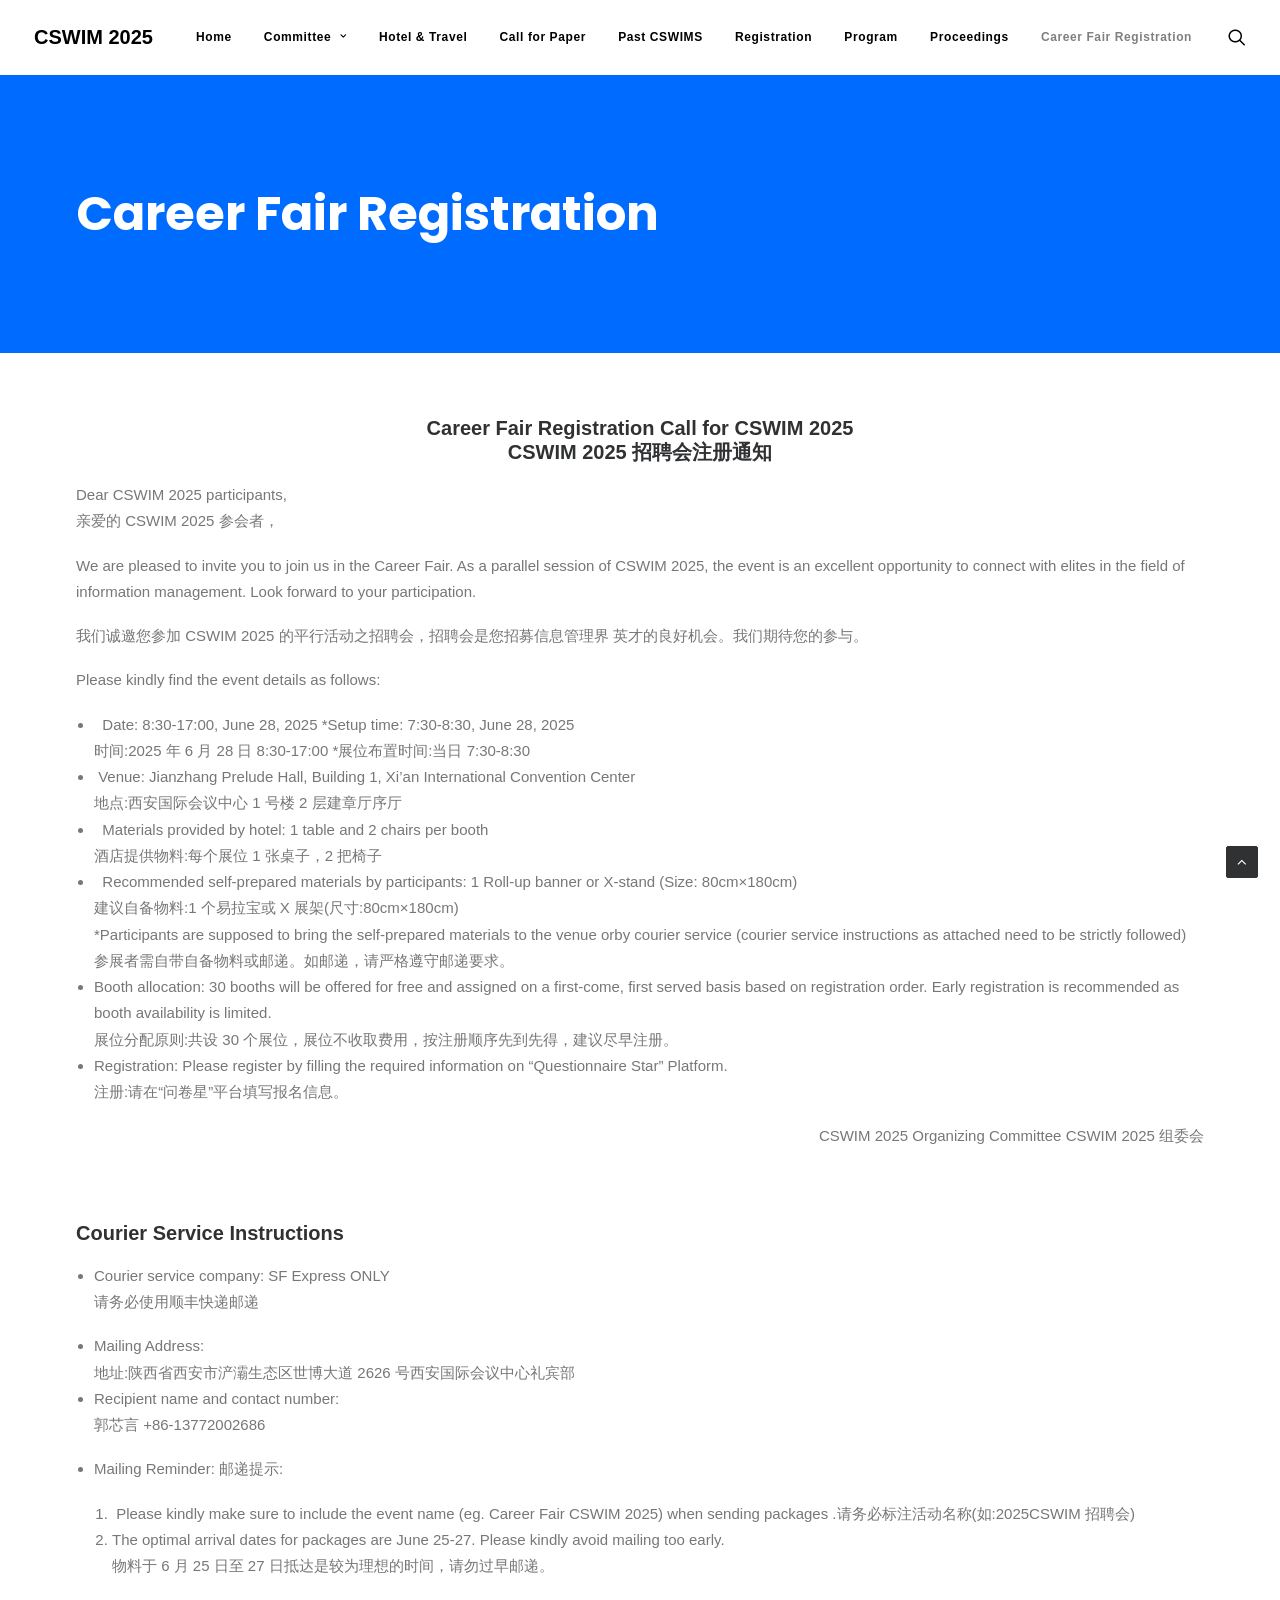
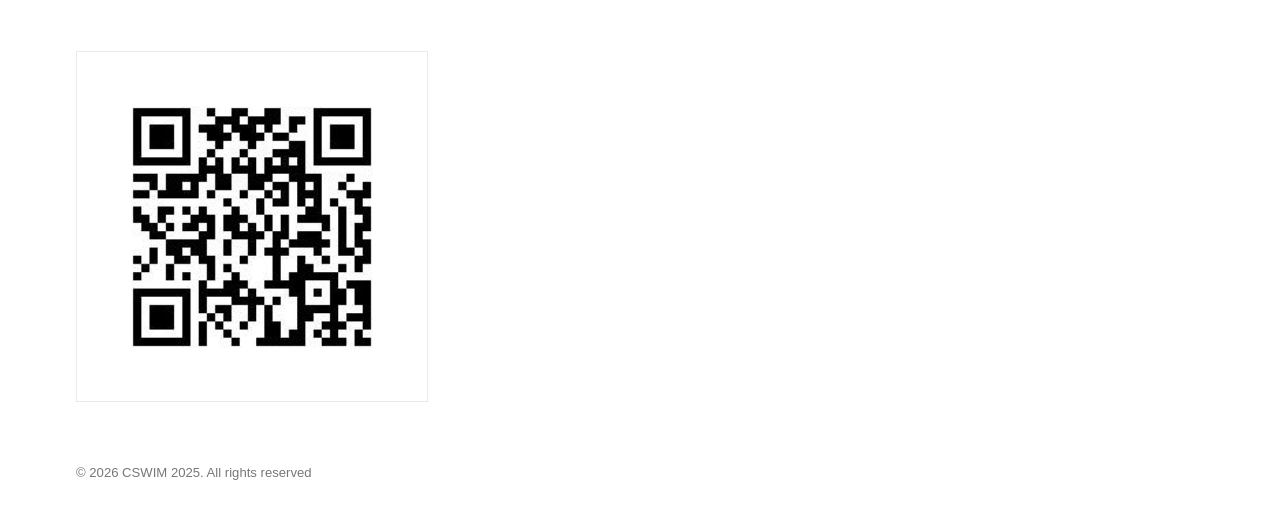
<file: career-fair-registration/index.html>
<!DOCTYPE html><html class="no-touch" lang="en-US" xmlns="http://www.w3.org/1999/xhtml"><head>
<meta http-equiv="Content-Type" content="text/html; charset=UTF-8">
<meta name="viewport" content="width=device-width, initial-scale=1">
<link rel="profile" href="http://gmpg.org/xfn/11">
<link rel="pingback" href="https://2025.cswimworkshop.org/xmlrpc.php">
<title>Career Fair Registration – CSWIM 2025</title>
<meta name="robots" content="max-image-preview:large">
<link rel="dns-prefetch" href="//fonts.googleapis.com">
<link rel="alternate" type="application/rss+xml" title="CSWIM 2025 » Feed" href="https://2025.cswimworkshop.org/feed/">
<link rel="alternate" type="application/rss+xml" title="CSWIM 2025 » Comments Feed" href="https://2025.cswimworkshop.org/comments/feed/">
<link rel="alternate" type="text/calendar" title="CSWIM 2025 » iCal Feed" href="https://2025.cswimworkshop.org/events/?ical=1">
<link rel="alternate" title="oEmbed (JSON)" type="application/json+oembed" href="https://2025.cswimworkshop.org/wp-json/oembed/1.0/embed?url=https%3A%2F%2F2025.cswimworkshop.org%2Fcareer-fair-registration%2F">
<link rel="alternate" title="oEmbed (XML)" type="text/xml+oembed" href="https://2025.cswimworkshop.org/wp-json/oembed/1.0/embed?url=https%3A%2F%2F2025.cswimworkshop.org%2Fcareer-fair-registration%2F&amp;format=xml">
<style id="wp-img-auto-sizes-contain-inline-css">
img:is([sizes=auto i],[sizes^="auto," i]){contain-intrinsic-size:3000px 1500px}
/*# sourceURL=wp-img-auto-sizes-contain-inline-css */
</style>
<style id="wp-emoji-styles-inline-css">

	img.wp-smiley, img.emoji {
		display: inline !important;
		border: none !important;
		box-shadow: none !important;
		height: 1em !important;
		width: 1em !important;
		margin: 0 0.07em !important;
		vertical-align: -0.1em !important;
		background: none !important;
		padding: 0 !important;
	}
/*# sourceURL=wp-emoji-styles-inline-css */
</style>
<style id="wp-block-library-inline-css">
:root{--wp-block-synced-color:#7a00df;--wp-block-synced-color--rgb:122,0,223;--wp-bound-block-color:var(--wp-block-synced-color);--wp-editor-canvas-background:#ddd;--wp-admin-theme-color:#007cba;--wp-admin-theme-color--rgb:0,124,186;--wp-admin-theme-color-darker-10:#006ba1;--wp-admin-theme-color-darker-10--rgb:0,107,160.5;--wp-admin-theme-color-darker-20:#005a87;--wp-admin-theme-color-darker-20--rgb:0,90,135;--wp-admin-border-width-focus:2px}@media (min-resolution:192dpi){:root{--wp-admin-border-width-focus:1.5px}}.wp-element-button{cursor:pointer}:root .has-very-light-gray-background-color{background-color:#eee}:root .has-very-dark-gray-background-color{background-color:#313131}:root .has-very-light-gray-color{color:#eee}:root .has-very-dark-gray-color{color:#313131}:root .has-vivid-green-cyan-to-vivid-cyan-blue-gradient-background{background:linear-gradient(135deg,#00d084,#0693e3)}:root .has-purple-crush-gradient-background{background:linear-gradient(135deg,#34e2e4,#4721fb 50%,#ab1dfe)}:root .has-hazy-dawn-gradient-background{background:linear-gradient(135deg,#faaca8,#dad0ec)}:root .has-subdued-olive-gradient-background{background:linear-gradient(135deg,#fafae1,#67a671)}:root .has-atomic-cream-gradient-background{background:linear-gradient(135deg,#fdd79a,#004a59)}:root .has-nightshade-gradient-background{background:linear-gradient(135deg,#330968,#31cdcf)}:root .has-midnight-gradient-background{background:linear-gradient(135deg,#020381,#2874fc)}:root{--wp--preset--font-size--normal:16px;--wp--preset--font-size--huge:42px}.has-regular-font-size{font-size:1em}.has-larger-font-size{font-size:2.625em}.has-normal-font-size{font-size:var(--wp--preset--font-size--normal)}.has-huge-font-size{font-size:var(--wp--preset--font-size--huge)}:root .has-text-align-center{text-align:center}:root .has-text-align-left{text-align:left}:root .has-text-align-right{text-align:right}.has-fit-text{white-space:nowrap!important}#end-resizable-editor-section{display:none}.aligncenter{clear:both}.items-justified-left{justify-content:flex-start}.items-justified-center{justify-content:center}.items-justified-right{justify-content:flex-end}.items-justified-space-between{justify-content:space-between}.screen-reader-text{word-wrap:normal!important;border:0;clip-path:inset(50%);height:1px;margin:-1px;overflow:hidden;padding:0;position:absolute;width:1px}.screen-reader-text:focus{background-color:#ddd;clip-path:none;color:#444;display:block;font-size:1em;height:auto;left:5px;line-height:normal;padding:15px 23px 14px;text-decoration:none;top:5px;width:auto;z-index:100000}html :where(.has-border-color){border-style:solid}html :where([style*=border-color]){border-style:solid}html :where([style*=border-top-color]){border-top-style:solid}html :where([style*=border-right-color]){border-right-style:solid}html :where([style*=border-bottom-color]){border-bottom-style:solid}html :where([style*=border-left-color]){border-left-style:solid}html :where([style*=border-width]){border-style:solid}html :where([style*=border-top-width]){border-top-style:solid}html :where([style*=border-right-width]){border-right-style:solid}html :where([style*=border-bottom-width]){border-bottom-style:solid}html :where([style*=border-left-width]){border-left-style:solid}html :where(img[class*=wp-image-]){height:auto;max-width:100%}:where(figure){margin:0 0 1em}html :where(.is-position-sticky){--wp-admin--admin-bar--position-offset:var(--wp-admin--admin-bar--height,0px)}@media screen and (max-width:600px){html :where(.is-position-sticky){--wp-admin--admin-bar--position-offset:0px}}

/*# sourceURL=/wp-includes/css/dist/block-library/common.min.css */
</style>
<style id="classic-theme-styles-inline-css">
/*! This file is auto-generated */
.wp-block-button__link{color:#fff;background-color:#32373c;border-radius:9999px;box-shadow:none;text-decoration:none;padding:calc(.667em + 2px) calc(1.333em + 2px);font-size:1.125em}.wp-block-file__button{background:#32373c;color:#fff;text-decoration:none}
/*# sourceURL=/wp-includes/css/classic-themes.min.css */
</style>

<style id="global-styles-inline-css">
:root{--wp--preset--aspect-ratio--square: 1;--wp--preset--aspect-ratio--4-3: 4/3;--wp--preset--aspect-ratio--3-4: 3/4;--wp--preset--aspect-ratio--3-2: 3/2;--wp--preset--aspect-ratio--2-3: 2/3;--wp--preset--aspect-ratio--16-9: 16/9;--wp--preset--aspect-ratio--9-16: 9/16;--wp--preset--color--black: #000000;--wp--preset--color--cyan-bluish-gray: #abb8c3;--wp--preset--color--white: #ffffff;--wp--preset--color--pale-pink: #f78da7;--wp--preset--color--vivid-red: #cf2e2e;--wp--preset--color--luminous-vivid-orange: #ff6900;--wp--preset--color--luminous-vivid-amber: #fcb900;--wp--preset--color--light-green-cyan: #7bdcb5;--wp--preset--color--vivid-green-cyan: #00d084;--wp--preset--color--pale-cyan-blue: #8ed1fc;--wp--preset--color--vivid-cyan-blue: #0693e3;--wp--preset--color--vivid-purple: #9b51e0;--wp--preset--gradient--vivid-cyan-blue-to-vivid-purple: linear-gradient(135deg,rgb(6,147,227) 0%,rgb(155,81,224) 100%);--wp--preset--gradient--light-green-cyan-to-vivid-green-cyan: linear-gradient(135deg,rgb(122,220,180) 0%,rgb(0,208,130) 100%);--wp--preset--gradient--luminous-vivid-amber-to-luminous-vivid-orange: linear-gradient(135deg,rgb(252,185,0) 0%,rgb(255,105,0) 100%);--wp--preset--gradient--luminous-vivid-orange-to-vivid-red: linear-gradient(135deg,rgb(255,105,0) 0%,rgb(207,46,46) 100%);--wp--preset--gradient--very-light-gray-to-cyan-bluish-gray: linear-gradient(135deg,rgb(238,238,238) 0%,rgb(169,184,195) 100%);--wp--preset--gradient--cool-to-warm-spectrum: linear-gradient(135deg,rgb(74,234,220) 0%,rgb(151,120,209) 20%,rgb(207,42,186) 40%,rgb(238,44,130) 60%,rgb(251,105,98) 80%,rgb(254,248,76) 100%);--wp--preset--gradient--blush-light-purple: linear-gradient(135deg,rgb(255,206,236) 0%,rgb(152,150,240) 100%);--wp--preset--gradient--blush-bordeaux: linear-gradient(135deg,rgb(254,205,165) 0%,rgb(254,45,45) 50%,rgb(107,0,62) 100%);--wp--preset--gradient--luminous-dusk: linear-gradient(135deg,rgb(255,203,112) 0%,rgb(199,81,192) 50%,rgb(65,88,208) 100%);--wp--preset--gradient--pale-ocean: linear-gradient(135deg,rgb(255,245,203) 0%,rgb(182,227,212) 50%,rgb(51,167,181) 100%);--wp--preset--gradient--electric-grass: linear-gradient(135deg,rgb(202,248,128) 0%,rgb(113,206,126) 100%);--wp--preset--gradient--midnight: linear-gradient(135deg,rgb(2,3,129) 0%,rgb(40,116,252) 100%);--wp--preset--font-size--small: 13px;--wp--preset--font-size--medium: 20px;--wp--preset--font-size--large: 36px;--wp--preset--font-size--x-large: 42px;--wp--preset--spacing--20: 0.44rem;--wp--preset--spacing--30: 0.67rem;--wp--preset--spacing--40: 1rem;--wp--preset--spacing--50: 1.5rem;--wp--preset--spacing--60: 2.25rem;--wp--preset--spacing--70: 3.38rem;--wp--preset--spacing--80: 5.06rem;--wp--preset--shadow--natural: 6px 6px 9px rgba(0, 0, 0, 0.2);--wp--preset--shadow--deep: 12px 12px 50px rgba(0, 0, 0, 0.4);--wp--preset--shadow--sharp: 6px 6px 0px rgba(0, 0, 0, 0.2);--wp--preset--shadow--outlined: 6px 6px 0px -3px rgb(255, 255, 255), 6px 6px rgb(0, 0, 0);--wp--preset--shadow--crisp: 6px 6px 0px rgb(0, 0, 0);}:where(body) { margin: 0; }:where(.is-layout-flex){gap: 0.5em;}:where(.is-layout-grid){gap: 0.5em;}body .is-layout-flex{display: flex;}.is-layout-flex{flex-wrap: wrap;align-items: center;}.is-layout-flex > :is(*, div){margin: 0;}body .is-layout-grid{display: grid;}.is-layout-grid > :is(*, div){margin: 0;}body{padding-top: 0px;padding-right: 0px;padding-bottom: 0px;padding-left: 0px;}:root :where(.wp-element-button, .wp-block-button__link){background-color: #32373c;border-width: 0;color: #fff;font-family: inherit;font-size: inherit;font-style: inherit;font-weight: inherit;letter-spacing: inherit;line-height: inherit;padding-top: calc(0.667em + 2px);padding-right: calc(1.333em + 2px);padding-bottom: calc(0.667em + 2px);padding-left: calc(1.333em + 2px);text-decoration: none;text-transform: inherit;}.has-black-color{color: var(--wp--preset--color--black) !important;}.has-cyan-bluish-gray-color{color: var(--wp--preset--color--cyan-bluish-gray) !important;}.has-white-color{color: var(--wp--preset--color--white) !important;}.has-pale-pink-color{color: var(--wp--preset--color--pale-pink) !important;}.has-vivid-red-color{color: var(--wp--preset--color--vivid-red) !important;}.has-luminous-vivid-orange-color{color: var(--wp--preset--color--luminous-vivid-orange) !important;}.has-luminous-vivid-amber-color{color: var(--wp--preset--color--luminous-vivid-amber) !important;}.has-light-green-cyan-color{color: var(--wp--preset--color--light-green-cyan) !important;}.has-vivid-green-cyan-color{color: var(--wp--preset--color--vivid-green-cyan) !important;}.has-pale-cyan-blue-color{color: var(--wp--preset--color--pale-cyan-blue) !important;}.has-vivid-cyan-blue-color{color: var(--wp--preset--color--vivid-cyan-blue) !important;}.has-vivid-purple-color{color: var(--wp--preset--color--vivid-purple) !important;}.has-black-background-color{background-color: var(--wp--preset--color--black) !important;}.has-cyan-bluish-gray-background-color{background-color: var(--wp--preset--color--cyan-bluish-gray) !important;}.has-white-background-color{background-color: var(--wp--preset--color--white) !important;}.has-pale-pink-background-color{background-color: var(--wp--preset--color--pale-pink) !important;}.has-vivid-red-background-color{background-color: var(--wp--preset--color--vivid-red) !important;}.has-luminous-vivid-orange-background-color{background-color: var(--wp--preset--color--luminous-vivid-orange) !important;}.has-luminous-vivid-amber-background-color{background-color: var(--wp--preset--color--luminous-vivid-amber) !important;}.has-light-green-cyan-background-color{background-color: var(--wp--preset--color--light-green-cyan) !important;}.has-vivid-green-cyan-background-color{background-color: var(--wp--preset--color--vivid-green-cyan) !important;}.has-pale-cyan-blue-background-color{background-color: var(--wp--preset--color--pale-cyan-blue) !important;}.has-vivid-cyan-blue-background-color{background-color: var(--wp--preset--color--vivid-cyan-blue) !important;}.has-vivid-purple-background-color{background-color: var(--wp--preset--color--vivid-purple) !important;}.has-black-border-color{border-color: var(--wp--preset--color--black) !important;}.has-cyan-bluish-gray-border-color{border-color: var(--wp--preset--color--cyan-bluish-gray) !important;}.has-white-border-color{border-color: var(--wp--preset--color--white) !important;}.has-pale-pink-border-color{border-color: var(--wp--preset--color--pale-pink) !important;}.has-vivid-red-border-color{border-color: var(--wp--preset--color--vivid-red) !important;}.has-luminous-vivid-orange-border-color{border-color: var(--wp--preset--color--luminous-vivid-orange) !important;}.has-luminous-vivid-amber-border-color{border-color: var(--wp--preset--color--luminous-vivid-amber) !important;}.has-light-green-cyan-border-color{border-color: var(--wp--preset--color--light-green-cyan) !important;}.has-vivid-green-cyan-border-color{border-color: var(--wp--preset--color--vivid-green-cyan) !important;}.has-pale-cyan-blue-border-color{border-color: var(--wp--preset--color--pale-cyan-blue) !important;}.has-vivid-cyan-blue-border-color{border-color: var(--wp--preset--color--vivid-cyan-blue) !important;}.has-vivid-purple-border-color{border-color: var(--wp--preset--color--vivid-purple) !important;}.has-vivid-cyan-blue-to-vivid-purple-gradient-background{background: var(--wp--preset--gradient--vivid-cyan-blue-to-vivid-purple) !important;}.has-light-green-cyan-to-vivid-green-cyan-gradient-background{background: var(--wp--preset--gradient--light-green-cyan-to-vivid-green-cyan) !important;}.has-luminous-vivid-amber-to-luminous-vivid-orange-gradient-background{background: var(--wp--preset--gradient--luminous-vivid-amber-to-luminous-vivid-orange) !important;}.has-luminous-vivid-orange-to-vivid-red-gradient-background{background: var(--wp--preset--gradient--luminous-vivid-orange-to-vivid-red) !important;}.has-very-light-gray-to-cyan-bluish-gray-gradient-background{background: var(--wp--preset--gradient--very-light-gray-to-cyan-bluish-gray) !important;}.has-cool-to-warm-spectrum-gradient-background{background: var(--wp--preset--gradient--cool-to-warm-spectrum) !important;}.has-blush-light-purple-gradient-background{background: var(--wp--preset--gradient--blush-light-purple) !important;}.has-blush-bordeaux-gradient-background{background: var(--wp--preset--gradient--blush-bordeaux) !important;}.has-luminous-dusk-gradient-background{background: var(--wp--preset--gradient--luminous-dusk) !important;}.has-pale-ocean-gradient-background{background: var(--wp--preset--gradient--pale-ocean) !important;}.has-electric-grass-gradient-background{background: var(--wp--preset--gradient--electric-grass) !important;}.has-midnight-gradient-background{background: var(--wp--preset--gradient--midnight) !important;}.has-small-font-size{font-size: var(--wp--preset--font-size--small) !important;}.has-medium-font-size{font-size: var(--wp--preset--font-size--medium) !important;}.has-large-font-size{font-size: var(--wp--preset--font-size--large) !important;}.has-x-large-font-size{font-size: var(--wp--preset--font-size--x-large) !important;}
/*# sourceURL=global-styles-inline-css */
</style>

<link rel="stylesheet" id="uncodefont-google-css" href="//fonts.googleapis.com/css?family=Poppins:100,100italic,200,200italic,300,300italic,regular,italic,500,500italic,600,600italic,700,700italic,800,800italic,900,900italic&amp;subset=latin,latin-ext,devanagari&amp;ver=2.2.4" media="all">
<link rel="stylesheet" id="uncode-style-css" href="../wp-content/themes/uncode/library/css/style__ver=924711323.css" media="all">
<style id="uncode-style-inline-css">

@media (min-width: 960px) { .limit-width { max-width: 1200px; margin: auto;}}
#changer-back-color { transition: background-color 1000ms cubic-bezier(0.25, 1, 0.5, 1) !important; } #changer-back-color > div { transition: opacity 1000ms cubic-bezier(0.25, 1, 0.5, 1) !important; } body.bg-changer-init.disable-hover .main-wrapper .style-light,  body.bg-changer-init.disable-hover .main-wrapper .style-light h1,  body.bg-changer-init.disable-hover .main-wrapper .style-light h2, body.bg-changer-init.disable-hover .main-wrapper .style-light h3, body.bg-changer-init.disable-hover .main-wrapper .style-light h4, body.bg-changer-init.disable-hover .main-wrapper .style-light h5, body.bg-changer-init.disable-hover .main-wrapper .style-light h6, body.bg-changer-init.disable-hover .main-wrapper .style-light a, body.bg-changer-init.disable-hover .main-wrapper .style-dark, body.bg-changer-init.disable-hover .main-wrapper .style-dark h1, body.bg-changer-init.disable-hover .main-wrapper .style-dark h2, body.bg-changer-init.disable-hover .main-wrapper .style-dark h3, body.bg-changer-init.disable-hover .main-wrapper .style-dark h4, body.bg-changer-init.disable-hover .main-wrapper .style-dark h5, body.bg-changer-init.disable-hover .main-wrapper .style-dark h6, body.bg-changer-init.disable-hover .main-wrapper .style-dark a { transition: color 1000ms cubic-bezier(0.25, 1, 0.5, 1) !important; }
/*# sourceURL=uncode-style-inline-css */
</style>
<link rel="stylesheet" id="uncode-icons-css" href="../wp-content/themes/uncode/library/css/uncode-icons__ver=924711323.css" media="all">
<link rel="stylesheet" id="uncode-custom-style-css" href="../wp-content/themes/uncode/library/css/style-custom__ver=924711323.css" media="all">
<script id="ai-uncode-js" src="../wp-content/themes/uncode/library/js/ai-uncode.js" data-home="/" data-path="/" data-breakpoints-images="258,516,720,1032,1440,2064,2880"></script>
<script id="uncode-init-js-extra">
var SiteParameters = {"days":"days","hours":"hours","minutes":"minutes","seconds":"seconds","constant_scroll":"on","scroll_speed":"2","parallax_factor":"0.25","loading":"Loading\u2026","slide_name":"slide","slide_footer":"footer","ajax_url":"https://2025.cswimworkshop.org/wp-admin/admin-ajax.php","nonce_adaptive_images":"5737d90e55","nonce_srcset_async":"7de898257f","enable_debug":"","block_mobile_videos":"","is_frontend_editor":"","main_width":["1200","px"],"mobile_parallax_allowed":"","listen_for_screen_update":"1","wireframes_plugin_active":"","sticky_elements":"","resize_quality":"90","register_metadata":"","bg_changer_time":"1000","update_wc_fragments":"1","optimize_shortpixel_image":"","menu_mobile_offcanvas_gap":"45","custom_cursor_selector":"[href], .trigger-overlay, .owl-next, .owl-prev, .owl-dot, input[type=\"submit\"], input[type=\"checkbox\"], button[type=\"submit\"], a[class^=\"ilightbox\"], .ilightbox-thumbnail, .ilightbox-prev, .ilightbox-next, .overlay-close, .unmodal-close, .qty-inset \u003E span, .share-button li, .uncode-post-titles .tmb.tmb-click-area, .btn-link, .tmb-click-row .t-inside, .lg-outer button, .lg-thumb img, a[data-lbox], .uncode-close-offcanvas-overlay","mobile_parallax_animation":"","lbox_enhanced":"","native_media_player":"","vimeoPlayerParams":"?autoplay=0","ajax_filter_key_search":"key","ajax_filter_key_unfilter":"unfilter","index_pagination_disable_scroll":"","index_pagination_scroll_to":"","uncode_wc_popup_cart_qty":"","uncode_adaptive":"1","ai_breakpoints":"258,516,720,1032,1440,2064,2880"};
//# sourceURL=uncode-init-js-extra
</script>
<script id="uncode-init-js" src="../wp-content/themes/uncode/library/js/init__ver=924711323.js"></script>
<script id="jquery-core-js" src="../wp-includes/js/jquery/jquery.min__ver=3.7.1.js"></script>
<script id="jquery-migrate-js" src="../wp-includes/js/jquery/jquery-migrate.min__ver=3.4.1.js"></script>
<link rel="https://api.w.org/" href="https://2025.cswimworkshop.org/wp-json/"><link rel="alternate" title="JSON" type="application/json" href="https://2025.cswimworkshop.org/wp-json/wp/v2/pages/997"><link rel="EditURI" type="application/rsd+xml" title="RSD" href="https://2025.cswimworkshop.org/xmlrpc.php?rsd">

<link rel="canonical" href="./career-fair-registration">
<link rel="shortlink" href="https://2025.cswimworkshop.org/?p=997">
<meta name="tec-api-version" content="v1"><meta name="tec-api-origin" content="https://2025.cswimworkshop.org"><link rel="alternate" href="https://2025.cswimworkshop.org/wp-json/tribe/events/v1/"><style>.recentcomments a{display:inline !important;padding:0 !important;margin:0 !important;}</style><noscript><style> .wpb_animate_when_almost_visible { opacity: 1; }</style></noscript></head>
<body class="wp-singular page-template-default page page-id-997 wp-theme-uncode style-color-lxmt-bg tribe-no-js hormenu-position-left megamenu-full-submenu hmenu hmenu-position-right header-full-width main-center-align menu-mobile-transparent textual-accent-color menu-mobile-default mobile-parallax-not-allowed ilb-no-bounce unreg qw-body-scroll-disabled no-qty-fx wpb-js-composer js-comp-ver-6.7.0 vc_responsive" data-border="0">
		<div id="vh_layout_help"></div><div class="body-borders" data-border="0"><div class="top-border body-border-shadow"></div><div class="right-border body-border-shadow"></div><div class="bottom-border body-border-shadow"></div><div class="left-border body-border-shadow"></div><div class="top-border style-light-bg"></div><div class="right-border style-light-bg"></div><div class="bottom-border style-light-bg"></div><div class="left-border style-light-bg"></div></div>	<div class="box-wrapper">
		<div class="box-container">
		<script type="text/javascript" id="initBox">UNCODE.initBox();</script>
		<div class="menu-wrapper">
													
													<header id="masthead" class="navbar menu-primary menu-light submenu-light menu-transparent menu-add-padding style-light-original single-h-padding menu-absolute menu-with-logo">
														<div class="menu-container style-color-xsdn-bg menu-borders">
															<div class="row-menu">
																<div class="row-menu-inner">
																	<div id="logo-container-mobile" class="col-lg-0 logo-container middle">
																		<div id="main-logo" class="navbar-header style-light">
																			<a href="../index.html" class="navbar-brand" data-minheight="20" aria-label="CSWIM 2025"><h2 class="text-logo h3 logo-skinnable main-logo" data-maxheight="20" style="font-size:20px;">CSWIM 2025</h2></a>
																		</div>
																		<div class="mmb-container"><div class="mobile-additional-icons"></div><div class="mobile-menu-button mobile-menu-button-light lines-button"><span class="lines"><span></span></span></div></div>
																	</div>
																	<div class="col-lg-12 main-menu-container middle">
																		<div class="menu-horizontal">
																			<div class="menu-horizontal-inner">
																				<div class="nav navbar-nav navbar-main navbar-nav-first"><ul id="menu-menu" class="menu-primary-inner menu-smart sm"><li id="menu-item-49" class="menu-item menu-item-type-post_type menu-item-object-page menu-item-home menu-item-49 menu-item-link"><a title="Home" href="../index.html">Home<i class="fa fa-angle-right fa-dropdown"></i></a></li>
<li id="menu-item-567" class="menu-item menu-item-type-custom menu-item-object-custom menu-item-has-children menu-item-567 dropdown menu-item-link"><a title="Committee" href="./index.html" data-toggle="dropdown" class="dropdown-toggle" data-type="title">Committee<i class="fa fa-angle-down fa-dropdown"></i></a>
<ul role="menu" class="drop-menu">
	<li id="menu-item-970" class="menu-item menu-item-type-post_type menu-item-object-page menu-item-970"><a title="Program Committee" href="../program-committee/index.html">Program Committee<i class="fa fa-angle-right fa-dropdown"></i></a></li>
	<li id="menu-item-977" class="menu-item menu-item-type-post_type menu-item-object-page menu-item-977"><a title="Advisory Committee" href="../advisory-committee/index.html">Advisory Committee<i class="fa fa-angle-right fa-dropdown"></i></a></li>
	<li id="menu-item-1026" class="menu-item menu-item-type-post_type menu-item-object-page menu-item-1026"><a title="Keynote" href="../keynote/index.html">Keynote<i class="fa fa-angle-right fa-dropdown"></i></a></li>
	<li id="menu-item-978" class="menu-item menu-item-type-post_type menu-item-object-page menu-item-978"><a title="Panel Discussions" href="../panel-discussions/index.html">Panel Discussions<i class="fa fa-angle-right fa-dropdown"></i></a></li>
	<li id="menu-item-532" class="menu-item menu-item-type-post_type menu-item-object-page menu-item-532"><a title="Organizing Committee" href="../organizing-committee/index.html">Organizing Committee<i class="fa fa-angle-right fa-dropdown"></i></a></li>
</ul>
</li>
<li id="menu-item-959" class="menu-item menu-item-type-post_type menu-item-object-page menu-item-959 menu-item-link"><a title="Hotel &amp; Travel" href="../hotel-travel/index.html">Hotel &amp; Travel<i class="fa fa-angle-right fa-dropdown"></i></a></li>
<li id="menu-item-524" class="menu-item menu-item-type-post_type menu-item-object-page menu-item-524 menu-item-link"><a title="Call for Paper" href="../call-for-paper/index.html">Call for Paper<i class="fa fa-angle-right fa-dropdown"></i></a></li>
<li id="menu-item-139" class="menu-item menu-item-type-custom menu-item-object-custom menu-item-139 menu-item-link"><a title="Past CSWIMS" href="http://cswimworkshop.org/">Past CSWIMS<i class="fa fa-angle-right fa-dropdown"></i></a></li>
<li id="menu-item-793" class="menu-item menu-item-type-post_type menu-item-object-page menu-item-793 menu-item-link"><a title="Registration" href="../registration/index.html">Registration<i class="fa fa-angle-right fa-dropdown"></i></a></li>
<li id="menu-item-1003" class="menu-item menu-item-type-post_type menu-item-object-page menu-item-1003 menu-item-link"><a title="Program" href="../program/index.html">Program<i class="fa fa-angle-right fa-dropdown"></i></a></li>
<li id="menu-item-988" class="menu-item menu-item-type-post_type menu-item-object-page menu-item-988 menu-item-link"><a title="Proceedings" href="../proceedings/index.html">Proceedings<i class="fa fa-angle-right fa-dropdown"></i></a></li>
<li id="menu-item-1001" class="menu-item menu-item-type-post_type menu-item-object-page current-menu-item page_item page-item-997 current_page_item menu-item-1001 active menu-item-link"><a title="Career Fair Registration" href="./index.html">Career Fair Registration<i class="fa fa-angle-right fa-dropdown"></i></a></li>
</ul></div><div class="uncode-close-offcanvas-mobile lines-button close navbar-mobile-el"><span class="lines"></span></div><div class="nav navbar-nav navbar-nav-last navbar-extra-icons"><ul class="menu-smart sm menu-icons"><li class="menu-item-link search-icon style-light dropdown "><a href="./index.html" class="trigger-overlay search-icon" data-area="search" data-container="box-container" aria-label="Search">
													<i class="fa fa-search3"></i><span class="desktop-hidden"><span>Search</span></span><i class="fa fa-angle-down fa-dropdown desktop-hidden"></i>
													</a><ul role="menu" class="drop-menu desktop-hidden">
														<li>
															<form class="search" method="get" action="https://2025.cswimworkshop.org/">
																<input type="search" class="search-field no-livesearch" placeholder="Search…" value="" name="s" title="Search…"></form>
														</li>
													</ul></li></ul></div><div class="desktop-hidden menu-accordion-secondary">
														 							</div></div>
																		</div>
																	</div>
																</div>
															</div></div>
													</header>
												</div>			<script type="text/javascript" id="fixMenuHeight">UNCODE.fixMenuHeight();</script>
			<div class="main-wrapper">
				<div class="main-container">
					<div class="page-wrapper">
						<div class="sections-container">
<script type="text/javascript">UNCODE.initHeader();</script><article id="post-997" class="page-body style-light-bg post-997 page type-page status-publish hentry">
						<div class="post-wrapper">
							<div class="post-body"><div class="post-content un-no-sidebar-layout"><div data-parent="true" class="vc_row style-accent-bg row-container" id="row-unique-0"><div class="row limit-width row-parent" data-height-ratio="31"><div class="wpb_row row-inner"><div class="wpb_column pos-middle pos-center align_left column_parent col-lg-12 single-internal-gutter"><div class="uncol style-light"><div class="uncoltable"><div class="uncell no-block-padding"><div class="uncont"><div class="vc_custom_heading_wrap "><div class="heading-text el-text"><h1 class="font-695280 fontsize-127889 font-weight-700 text-color-xsdn-color"><span><span style="color: #ffffff;">Career Fair Registration</span></span></h1></div><div class="clear"></div></div></div></div></div></div></div><script id="script-row-unique-0" data-row="script-row-unique-0" type="text/javascript" class="vc_controls">UNCODE.initRow(document.getElementById("row-unique-0"));</script></div></div></div><div data-parent="true" class="vc_row row-container" id="row-unique-1"><div class="row limit-width row-parent"><div class="wpb_row row-inner"><div class="wpb_column pos-top pos-center align_left column_parent col-lg-8 single-internal-gutter"><div class="uncol style-light"><div class="uncoltable"><div class="uncell no-block-padding"><div class="uncont"><div class="uncode_text_column"><div class="page" title="Page 1">
<div class="layoutArea">
<div class="column">
<h4 style="text-align: center;"><strong>Career Fair Registration Call for CSWIM 2025<br>
CSWIM 2025 招聘会注册通知</strong></h4>
<p>Dear CSWIM 2025 participants,<br>
亲爱的 CSWIM 2025 参会者，</p>
<p>We are pleased to invite you to join us in the Career Fair. As a parallel session of CSWIM 2025, the event is an excellent opportunity to connect with elites in the field of information management. Look forward to your participation.</p>
<p>我们诚邀您参加 CSWIM 2025 的平行活动之招聘会，招聘会是您招募信息管理界 英才的良好机会。我们期待您的参与。</p>
<p>Please kindly find the event details as follows:</p>
<ul>
<li>&nbsp; Date: 8:30-17:00, June 28, 2025 *Setup time: 7:30-8:30, June 28, 2025<br>
时间:2025 年 6 月 28 日 8:30-17:00 *展位布置时间:当日 7:30-8:30</li>
<li>&nbsp;Venue: Jianzhang Prelude Hall, Building 1, Xi’an International Convention Center<br>
地点:西安国际会议中心 1 号楼 2 层建章厅序厅</li>
<li>&nbsp; Materials provided by hotel: 1 table and 2 chairs per booth<br>
酒店提供物料:每个展位 1 张桌子，2 把椅子</li>
<li>&nbsp; Recommended self-prepared materials by participants: 1 Roll-up banner or X-stand (Size: 80cm×180cm)<br>
建议自备物料:1 个易拉宝或 X 展架(尺寸:80cm×180cm)<br>
*Participants are supposed to bring the self-prepared materials to the venue orby courier service (courier service instructions as attached need to be strictly followed)<br>
参展者需自带自备物料或邮递。如邮递，请严格遵守邮递要求。</li>
<li>Booth allocation: 30 booths will be offered for free and assigned on a first-come, first served basis based on registration order. Early registration is recommended as booth availability is limited.<br>
展位分配原则:共设 30 个展位，展位不收取费用，按注册顺序先到先得，建议尽早注册。</li>
<li style="text-align: left;">Registration: Please register by filling the required information on “Questionnaire Star” Platform.<br>
注册:请在“问卷星”平台填写报名信息。</li>
</ul>
<p style="text-align: right;"><span style="font-family: -apple-system, BlinkMacSystemFont, 'Segoe UI', Roboto, Oxygen-Sans, Ubuntu, Cantarell, 'Helvetica Neue', sans-serif;">CSWIM 2025 Organizing Committee CSWIM 2025 组委会</span></p>
<div class="page" title="Page 2">
<div class="layoutArea">
<div class="column">
<p>&nbsp;</p>
</div>
</div>
</div>
</div>
</div>
</div>
<div class="page" title="Page 2">
<div class="layoutArea">
<div class="column">
<h4><strong>Courier Service Instructions</strong></h4>
<ul>
<li>Courier service company: SF Express ONLY<br>
请务必使用顺丰快递邮递</li>
</ul>
<ul>
<li>Mailing Address:<br>
地址:陕西省西安市浐灞生态区世博大道 2626 号西安国际会议中心礼宾部</li>
<li>Recipient name and contact number:<br>
郭芯言 +86-13772002686</li>
</ul>
<ul>
<li>Mailing Reminder: 邮递提示:
<ol>
<li>&nbsp;Please kindly make sure to include the event name (eg. Career Fair CSWIM 2025) when sending packages .请务必标注活动名称(如:2025CSWIM 招聘会)</li>
<li>The optimal arrival dates for packages are June 25-27. Please kindly avoid mailing too early.<br>
物料于 6 月 25 日至 27 日抵达是较为理想的时间，请勿过早邮递。</li>
</ol>
</li>
</ul>
</div>
</div>
</div>
</div></div></div></div></div></div><script id="script-row-unique-1" data-row="script-row-unique-1" type="text/javascript" class="vc_controls">UNCODE.initRow(document.getElementById("row-unique-1"));</script></div></div></div><div data-parent="true" class="vc_row row-container" id="row-unique-2"><div class="row limit-width row-parent"><div class="wpb_row row-inner"><div class="wpb_column pos-top pos-center align_left column_parent col-lg-12 single-internal-gutter"><div class="uncol style-light"><div class="uncoltable"><div class="uncell no-block-padding"><div class="uncont"><div id="gallery-152773" class="isotope-system isotope-general-light grid-general-light">
				
	<div class="isotope-wrapper grid-wrapper single-gutter">
						<div class="isotope-container isotope-layout style-masonry" data-type="masonry" data-layout="masonry" data-lg="1000" data-md="600" data-sm="480">
<div class="tmb tmb-iso-w4 tmb-iso-h4 tmb-light tmb-overlay-text-anim tmb-overlay-anim tmb-overlay-middle tmb-overlay-text-left tmb-image-anim tmb-bordered tmb-id-998  tmb-media-first tmb-media-last tmb-content-overlay tmb-no-bg tmb-lightbox"><div class="t-inside"><div class="t-entry-visual"><div class="t-entry-visual-tc"><div class="t-entry-visual-cont"><div class="dummy" style="padding-top: 100%;"></div><a tabindex="-1" href="../wp-content/uploads/2025/06/微信图片_20250613162040.jpg" class="pushed" data-active="1" data-lbox="ilightbox_gallery-152773" data-options="width:256,height:256,thumbnail: 'https://2025.cswimworkshop.org/wp-content/uploads/2025/06/微信图片_20250613162040.jpg'" data-lb-index="0"><div class="t-entry-visual-overlay"><div class="t-entry-visual-overlay-in style-dark-bg" style="opacity: 0.5;"></div></div><img fetchpriority="high" decoding="async" class="wp-image-998 async-done" src="../wp-content/uploads/2025/06/微信图片_20250613162040.jpg" width="256" height="256" alt="" data-path="2025/06/微信图片_20250613162040.jpg" data-width="256" data-height="256" data-singlew="4" data-singleh="4" data-crop="" data-imgready="true"></a></div>
					</div>
				</div></div></div>						</div>
					</div>

	
	
</div>

</div></div></div></div></div><script id="script-row-unique-2" data-row="script-row-unique-2" type="text/javascript" class="vc_controls">UNCODE.initRow(document.getElementById("row-unique-2"));</script></div></div></div></div></div>
						</div>
					</article>
								</div><!-- sections container -->
							</div><!-- page wrapper -->
												<footer id="colophon" class="site-footer">
							<div class="row-container style-light-bg footer-last">
		  					<div class="row row-parent style-light limit-width no-top-padding no-h-padding no-bottom-padding">
									<div class="site-info uncell col-lg-6 pos-middle text-left">© 2026 CSWIM 2025. All rights reserved</div><!-- site info -->
								</div>
							</div>						</footer>
																	</div><!-- main container -->
				</div><!-- main wrapper -->
							</div><!-- box container -->
					</div><!-- box wrapper -->
		<div class="style-light footer-scroll-top"><a href="./index.html" class="scroll-top"><i class="fa fa-angle-up fa-stack btn-default btn-hover-nobg"></i></a></div>
					<div class="overlay overlay-sequential overlay-full style-dark style-dark-bg overlay-search" data-area="search" data-container="box-container">
				<div class="mmb-container"><div class="menu-close-search mobile-menu-button menu-button-offcanvas mobile-menu-button-dark lines-button overlay-close close" data-area="search" data-container="box-container"><span class="lines"></span></div></div>
				<div class="search-container"><form action="https://2025.cswimworkshop.org/" method="get">
	<div class="search-container-inner">
		<input type="search" class="search-field form-fluid no-livesearch" placeholder="Search…" value="" name="s" title="Search for:">
		<i class="fa fa-search3"></i>

			</div>
</form>
</div>
			</div>
		
	<script type="speculationrules">
{"prefetch":[{"source":"document","where":{"and":[{"href_matches":"/*"},{"not":{"href_matches":["/wp-*.php","/wp-admin/*","/wp-content/uploads/*","/wp-content/*","/wp-content/plugins/*","/wp-content/themes/uncode/*","/*\\?(.+)"]}},{"not":{"selector_matches":"a[rel~=\"nofollow\"]"}},{"not":{"selector_matches":".no-prefetch, .no-prefetch a"}}]},"eagerness":"conservative"}]}
</script>
		<script>
		( function ( body ) {
			'use strict';
			body.className = body.className.replace( /\btribe-no-js\b/, 'tribe-js' );
		} )( document.body );
		</script>
		<script> /* <![CDATA[ */var tribe_l10n_datatables = {"aria":{"sort_ascending":": activate to sort column ascending","sort_descending":": activate to sort column descending"},"length_menu":"Show _MENU_ entries","empty_table":"No data available in table","info":"Showing _START_ to _END_ of _TOTAL_ entries","info_empty":"Showing 0 to 0 of 0 entries","info_filtered":"(filtered from _MAX_ total entries)","zero_records":"No matching records found","search":"Search:","all_selected_text":"All items on this page were selected. ","select_all_link":"Select all pages","clear_selection":"Clear Selection.","pagination":{"all":"All","next":"Next","previous":"Previous"},"select":{"rows":{"0":"","_":": Selected %d rows","1":": Selected 1 row"}},"datepicker":{"dayNames":["Sunday","Monday","Tuesday","Wednesday","Thursday","Friday","Saturday"],"dayNamesShort":["Sun","Mon","Tue","Wed","Thu","Fri","Sat"],"dayNamesMin":["S","M","T","W","T","F","S"],"monthNames":["January","February","March","April","May","June","July","August","September","October","November","December"],"monthNamesShort":["January","February","March","April","May","June","July","August","September","October","November","December"],"monthNamesMin":["Jan","Feb","Mar","Apr","May","Jun","Jul","Aug","Sep","Oct","Nov","Dec"],"nextText":"Next","prevText":"Prev","currentText":"Today","closeText":"Done","today":"Today","clear":"Clear"}};/* ]]> */ </script><script type="text/html" id="wpb-modifications"></script><script id="tec-user-agent-js" src="../wp-content/plugins/the-events-calendar/common/build/js/user-agent__ver=da75d0bdea6dde3898df.js"></script>
<script id="mediaelement-core-js-before">
var mejsL10n = {"language":"en","strings":{"mejs.download-file":"Download File","mejs.install-flash":"You are using a browser that does not have Flash player enabled or installed. Please turn on your Flash player plugin or download the latest version from https://get.adobe.com/flashplayer/","mejs.fullscreen":"Fullscreen","mejs.play":"Play","mejs.pause":"Pause","mejs.time-slider":"Time Slider","mejs.time-help-text":"Use Left/Right Arrow keys to advance one second, Up/Down arrows to advance ten seconds.","mejs.live-broadcast":"Live Broadcast","mejs.volume-help-text":"Use Up/Down Arrow keys to increase or decrease volume.","mejs.unmute":"Unmute","mejs.mute":"Mute","mejs.volume-slider":"Volume Slider","mejs.video-player":"Video Player","mejs.audio-player":"Audio Player","mejs.captions-subtitles":"Captions/Subtitles","mejs.captions-chapters":"Chapters","mejs.none":"None","mejs.afrikaans":"Afrikaans","mejs.albanian":"Albanian","mejs.arabic":"Arabic","mejs.belarusian":"Belarusian","mejs.bulgarian":"Bulgarian","mejs.catalan":"Catalan","mejs.chinese":"Chinese","mejs.chinese-simplified":"Chinese (Simplified)","mejs.chinese-traditional":"Chinese (Traditional)","mejs.croatian":"Croatian","mejs.czech":"Czech","mejs.danish":"Danish","mejs.dutch":"Dutch","mejs.english":"English","mejs.estonian":"Estonian","mejs.filipino":"Filipino","mejs.finnish":"Finnish","mejs.french":"French","mejs.galician":"Galician","mejs.german":"German","mejs.greek":"Greek","mejs.haitian-creole":"Haitian Creole","mejs.hebrew":"Hebrew","mejs.hindi":"Hindi","mejs.hungarian":"Hungarian","mejs.icelandic":"Icelandic","mejs.indonesian":"Indonesian","mejs.irish":"Irish","mejs.italian":"Italian","mejs.japanese":"Japanese","mejs.korean":"Korean","mejs.latvian":"Latvian","mejs.lithuanian":"Lithuanian","mejs.macedonian":"Macedonian","mejs.malay":"Malay","mejs.maltese":"Maltese","mejs.norwegian":"Norwegian","mejs.persian":"Persian","mejs.polish":"Polish","mejs.portuguese":"Portuguese","mejs.romanian":"Romanian","mejs.russian":"Russian","mejs.serbian":"Serbian","mejs.slovak":"Slovak","mejs.slovenian":"Slovenian","mejs.spanish":"Spanish","mejs.swahili":"Swahili","mejs.swedish":"Swedish","mejs.tagalog":"Tagalog","mejs.thai":"Thai","mejs.turkish":"Turkish","mejs.ukrainian":"Ukrainian","mejs.vietnamese":"Vietnamese","mejs.welsh":"Welsh","mejs.yiddish":"Yiddish"}};
//# sourceURL=mediaelement-core-js-before
</script>
<script id="mediaelement-core-js" src="../wp-includes/js/mediaelement/mediaelement-and-player.min__ver=4.2.17.js"></script>
<script id="mediaelement-migrate-js" src="../wp-includes/js/mediaelement/mediaelement-migrate.min__ver=7.0.1.js"></script>
<script id="mediaelement-js-extra">
var _wpmejsSettings = {"pluginPath":"/wp-includes/js/mediaelement/","classPrefix":"mejs-","stretching":"responsive","audioShortcodeLibrary":"mediaelement","videoShortcodeLibrary":"mediaelement"};
//# sourceURL=mediaelement-js-extra
</script>
<script id="wp-mediaelement-js" src="../wp-includes/js/mediaelement/wp-mediaelement.min__ver=7.0.1.js"></script>
<script id="uncode-plugins-js" src="../wp-content/themes/uncode/library/js/plugins__ver=924711323.js"></script>
<script id="uncode-app-js" src="../wp-content/themes/uncode/library/js/app__ver=924711323.js"></script>
<script id="wp-emoji-settings" type="application/json">
{"baseUrl":"https://s.w.org/images/core/emoji/17.0.2/72x72/","ext":".png","svgUrl":"https://s.w.org/images/core/emoji/17.0.2/svg/","svgExt":".svg","source":{"concatemoji":"https://2025.cswimworkshop.org/wp-includes/js/wp-emoji-release.min.js?ver=7.0.1"}}
</script>
<script type="module">
/*! This file is auto-generated */
const a=JSON.parse(document.getElementById("wp-emoji-settings").textContent),o=(window._wpemojiSettings=a,"wpEmojiSettingsSupports"),s=["flag","emoji"];function i(e){try{var t={supportTests:e,timestamp:(new Date).valueOf()};sessionStorage.setItem(o,JSON.stringify(t))}catch(e){}}function c(e,t,n){e.clearRect(0,0,e.canvas.width,e.canvas.height),e.fillText(t,0,0);t=new Uint32Array(e.getImageData(0,0,e.canvas.width,e.canvas.height).data);e.clearRect(0,0,e.canvas.width,e.canvas.height),e.fillText(n,0,0);const a=new Uint32Array(e.getImageData(0,0,e.canvas.width,e.canvas.height).data);return t.every((e,t)=>e===a[t])}function p(e,t){e.clearRect(0,0,e.canvas.width,e.canvas.height),e.fillText(t,0,0);var n=e.getImageData(16,16,1,1);for(let e=0;e<n.data.length;e++)if(0!==n.data[e])return!1;return!0}function u(e,t,n,a){switch(t){case"flag":return n(e,"\ud83c\udff3\ufe0f\u200d\u26a7\ufe0f","\ud83c\udff3\ufe0f\u200b\u26a7\ufe0f")?!1:!n(e,"\ud83c\udde8\ud83c\uddf6","\ud83c\udde8\u200b\ud83c\uddf6")&&!n(e,"\ud83c\udff4\udb40\udc67\udb40\udc62\udb40\udc65\udb40\udc6e\udb40\udc67\udb40\udc7f","\ud83c\udff4\u200b\udb40\udc67\u200b\udb40\udc62\u200b\udb40\udc65\u200b\udb40\udc6e\u200b\udb40\udc67\u200b\udb40\udc7f");case"emoji":return!a(e,"\ud83e\u1fac8")}return!1}function f(e,t,n,a){let r;const o=(r="undefined"!=typeof WorkerGlobalScope&&self instanceof WorkerGlobalScope?new OffscreenCanvas(300,150):document.createElement("canvas")).getContext("2d",{willReadFrequently:!0}),s=(o.textBaseline="top",o.font="600 32px Arial",{});return e.forEach(e=>{s[e]=t(o,e,n,a)}),s}function r(e){var t=document.createElement("script");t.src=e,t.defer=!0,document.head.appendChild(t)}a.supports={everything:!0,everythingExceptFlag:!0},new Promise(t=>{let n=function(){try{var e=JSON.parse(sessionStorage.getItem(o));if("object"==typeof e&&"number"==typeof e.timestamp&&(new Date).valueOf()<e.timestamp+604800&&"object"==typeof e.supportTests)return e.supportTests}catch(e){}return null}();if(!n){if("undefined"!=typeof Worker&&"undefined"!=typeof OffscreenCanvas&&"undefined"!=typeof URL&&URL.createObjectURL&&"undefined"!=typeof Blob)try{var e="postMessage("+f.toString()+"("+[JSON.stringify(s),u.toString(),c.toString(),p.toString()].join(",")+"));",a=new Blob([e],{type:"text/javascript"});const r=new Worker(URL.createObjectURL(a),{name:"wpTestEmojiSupports"});return void(r.onmessage=e=>{i(n=e.data),r.terminate(),t(n)})}catch(e){}i(n=f(s,u,c,p))}t(n)}).then(e=>{for(const n in e)a.supports[n]=e[n],a.supports.everything=a.supports.everything&&a.supports[n],"flag"!==n&&(a.supports.everythingExceptFlag=a.supports.everythingExceptFlag&&a.supports[n]);var t;a.supports.everythingExceptFlag=a.supports.everythingExceptFlag&&!a.supports.flag,a.supports.everything||((t=a.source||{}).concatemoji?r(t.concatemoji):t.wpemoji&&t.twemoji&&(r(t.twemoji),r(t.wpemoji)))});
//# sourceURL=https://2025.cswimworkshop.org/wp-includes/js/wp-emoji-loader.min.js
</script>


</body></html>
</file>
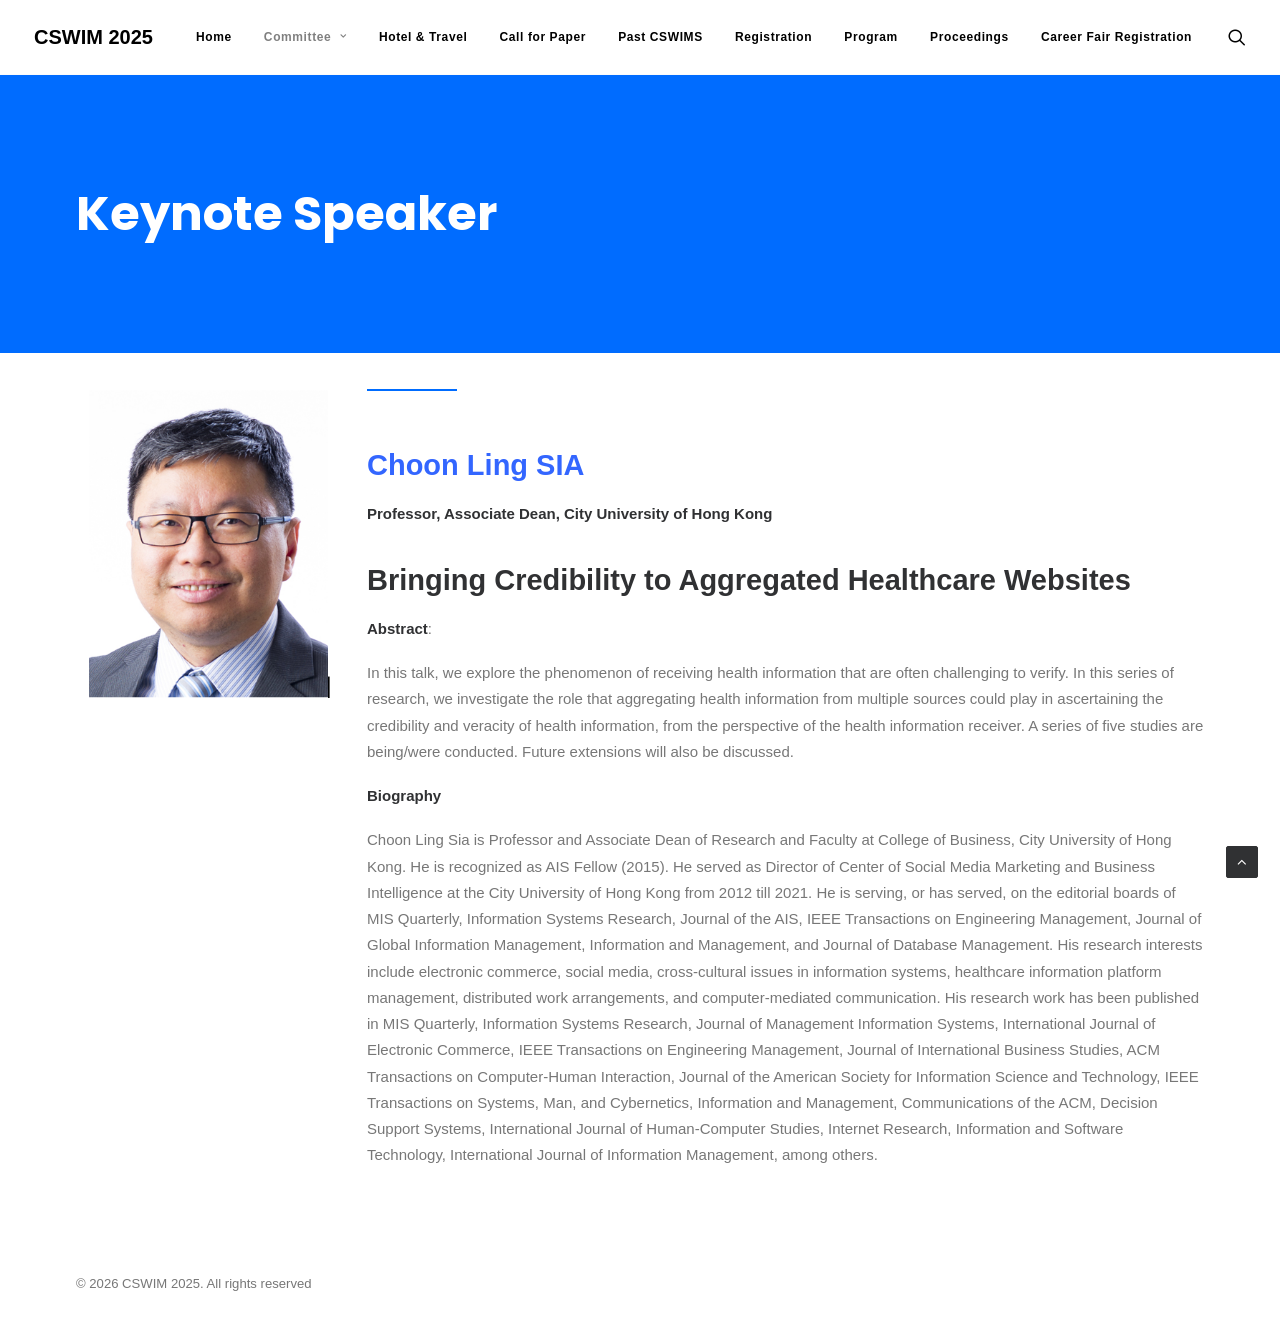
<file: keynote/index.html>
<!DOCTYPE html><html class="no-touch" lang="en-US" xmlns="http://www.w3.org/1999/xhtml"><head>
<meta http-equiv="Content-Type" content="text/html; charset=UTF-8">
<meta name="viewport" content="width=device-width, initial-scale=1">
<link rel="profile" href="http://gmpg.org/xfn/11">
<link rel="pingback" href="https://2025.cswimworkshop.org/xmlrpc.php">
<title>Keynote – CSWIM 2025</title>
<meta name="robots" content="max-image-preview:large">
<link rel="dns-prefetch" href="//fonts.googleapis.com">
<link rel="alternate" type="application/rss+xml" title="CSWIM 2025 » Feed" href="https://2025.cswimworkshop.org/feed/">
<link rel="alternate" type="application/rss+xml" title="CSWIM 2025 » Comments Feed" href="https://2025.cswimworkshop.org/comments/feed/">
<link rel="alternate" type="text/calendar" title="CSWIM 2025 » iCal Feed" href="https://2025.cswimworkshop.org/events/?ical=1">
<link rel="alternate" title="oEmbed (JSON)" type="application/json+oembed" href="https://2025.cswimworkshop.org/wp-json/oembed/1.0/embed?url=https%3A%2F%2F2025.cswimworkshop.org%2Fkeynote%2F">
<link rel="alternate" title="oEmbed (XML)" type="text/xml+oembed" href="https://2025.cswimworkshop.org/wp-json/oembed/1.0/embed?url=https%3A%2F%2F2025.cswimworkshop.org%2Fkeynote%2F&amp;format=xml">
<style id="wp-img-auto-sizes-contain-inline-css">
img:is([sizes=auto i],[sizes^="auto," i]){contain-intrinsic-size:3000px 1500px}
/*# sourceURL=wp-img-auto-sizes-contain-inline-css */
</style>
<style id="wp-emoji-styles-inline-css">

	img.wp-smiley, img.emoji {
		display: inline !important;
		border: none !important;
		box-shadow: none !important;
		height: 1em !important;
		width: 1em !important;
		margin: 0 0.07em !important;
		vertical-align: -0.1em !important;
		background: none !important;
		padding: 0 !important;
	}
/*# sourceURL=wp-emoji-styles-inline-css */
</style>
<style id="wp-block-library-inline-css">
:root{--wp-block-synced-color:#7a00df;--wp-block-synced-color--rgb:122,0,223;--wp-bound-block-color:var(--wp-block-synced-color);--wp-editor-canvas-background:#ddd;--wp-admin-theme-color:#007cba;--wp-admin-theme-color--rgb:0,124,186;--wp-admin-theme-color-darker-10:#006ba1;--wp-admin-theme-color-darker-10--rgb:0,107,160.5;--wp-admin-theme-color-darker-20:#005a87;--wp-admin-theme-color-darker-20--rgb:0,90,135;--wp-admin-border-width-focus:2px}@media (min-resolution:192dpi){:root{--wp-admin-border-width-focus:1.5px}}.wp-element-button{cursor:pointer}:root .has-very-light-gray-background-color{background-color:#eee}:root .has-very-dark-gray-background-color{background-color:#313131}:root .has-very-light-gray-color{color:#eee}:root .has-very-dark-gray-color{color:#313131}:root .has-vivid-green-cyan-to-vivid-cyan-blue-gradient-background{background:linear-gradient(135deg,#00d084,#0693e3)}:root .has-purple-crush-gradient-background{background:linear-gradient(135deg,#34e2e4,#4721fb 50%,#ab1dfe)}:root .has-hazy-dawn-gradient-background{background:linear-gradient(135deg,#faaca8,#dad0ec)}:root .has-subdued-olive-gradient-background{background:linear-gradient(135deg,#fafae1,#67a671)}:root .has-atomic-cream-gradient-background{background:linear-gradient(135deg,#fdd79a,#004a59)}:root .has-nightshade-gradient-background{background:linear-gradient(135deg,#330968,#31cdcf)}:root .has-midnight-gradient-background{background:linear-gradient(135deg,#020381,#2874fc)}:root{--wp--preset--font-size--normal:16px;--wp--preset--font-size--huge:42px}.has-regular-font-size{font-size:1em}.has-larger-font-size{font-size:2.625em}.has-normal-font-size{font-size:var(--wp--preset--font-size--normal)}.has-huge-font-size{font-size:var(--wp--preset--font-size--huge)}:root .has-text-align-center{text-align:center}:root .has-text-align-left{text-align:left}:root .has-text-align-right{text-align:right}.has-fit-text{white-space:nowrap!important}#end-resizable-editor-section{display:none}.aligncenter{clear:both}.items-justified-left{justify-content:flex-start}.items-justified-center{justify-content:center}.items-justified-right{justify-content:flex-end}.items-justified-space-between{justify-content:space-between}.screen-reader-text{word-wrap:normal!important;border:0;clip-path:inset(50%);height:1px;margin:-1px;overflow:hidden;padding:0;position:absolute;width:1px}.screen-reader-text:focus{background-color:#ddd;clip-path:none;color:#444;display:block;font-size:1em;height:auto;left:5px;line-height:normal;padding:15px 23px 14px;text-decoration:none;top:5px;width:auto;z-index:100000}html :where(.has-border-color){border-style:solid}html :where([style*=border-color]){border-style:solid}html :where([style*=border-top-color]){border-top-style:solid}html :where([style*=border-right-color]){border-right-style:solid}html :where([style*=border-bottom-color]){border-bottom-style:solid}html :where([style*=border-left-color]){border-left-style:solid}html :where([style*=border-width]){border-style:solid}html :where([style*=border-top-width]){border-top-style:solid}html :where([style*=border-right-width]){border-right-style:solid}html :where([style*=border-bottom-width]){border-bottom-style:solid}html :where([style*=border-left-width]){border-left-style:solid}html :where(img[class*=wp-image-]){height:auto;max-width:100%}:where(figure){margin:0 0 1em}html :where(.is-position-sticky){--wp-admin--admin-bar--position-offset:var(--wp-admin--admin-bar--height,0px)}@media screen and (max-width:600px){html :where(.is-position-sticky){--wp-admin--admin-bar--position-offset:0px}}

/*# sourceURL=/wp-includes/css/dist/block-library/common.min.css */
</style>
<style id="classic-theme-styles-inline-css">
/*! This file is auto-generated */
.wp-block-button__link{color:#fff;background-color:#32373c;border-radius:9999px;box-shadow:none;text-decoration:none;padding:calc(.667em + 2px) calc(1.333em + 2px);font-size:1.125em}.wp-block-file__button{background:#32373c;color:#fff;text-decoration:none}
/*# sourceURL=/wp-includes/css/classic-themes.min.css */
</style>

<style id="global-styles-inline-css">
:root{--wp--preset--aspect-ratio--square: 1;--wp--preset--aspect-ratio--4-3: 4/3;--wp--preset--aspect-ratio--3-4: 3/4;--wp--preset--aspect-ratio--3-2: 3/2;--wp--preset--aspect-ratio--2-3: 2/3;--wp--preset--aspect-ratio--16-9: 16/9;--wp--preset--aspect-ratio--9-16: 9/16;--wp--preset--color--black: #000000;--wp--preset--color--cyan-bluish-gray: #abb8c3;--wp--preset--color--white: #ffffff;--wp--preset--color--pale-pink: #f78da7;--wp--preset--color--vivid-red: #cf2e2e;--wp--preset--color--luminous-vivid-orange: #ff6900;--wp--preset--color--luminous-vivid-amber: #fcb900;--wp--preset--color--light-green-cyan: #7bdcb5;--wp--preset--color--vivid-green-cyan: #00d084;--wp--preset--color--pale-cyan-blue: #8ed1fc;--wp--preset--color--vivid-cyan-blue: #0693e3;--wp--preset--color--vivid-purple: #9b51e0;--wp--preset--gradient--vivid-cyan-blue-to-vivid-purple: linear-gradient(135deg,rgb(6,147,227) 0%,rgb(155,81,224) 100%);--wp--preset--gradient--light-green-cyan-to-vivid-green-cyan: linear-gradient(135deg,rgb(122,220,180) 0%,rgb(0,208,130) 100%);--wp--preset--gradient--luminous-vivid-amber-to-luminous-vivid-orange: linear-gradient(135deg,rgb(252,185,0) 0%,rgb(255,105,0) 100%);--wp--preset--gradient--luminous-vivid-orange-to-vivid-red: linear-gradient(135deg,rgb(255,105,0) 0%,rgb(207,46,46) 100%);--wp--preset--gradient--very-light-gray-to-cyan-bluish-gray: linear-gradient(135deg,rgb(238,238,238) 0%,rgb(169,184,195) 100%);--wp--preset--gradient--cool-to-warm-spectrum: linear-gradient(135deg,rgb(74,234,220) 0%,rgb(151,120,209) 20%,rgb(207,42,186) 40%,rgb(238,44,130) 60%,rgb(251,105,98) 80%,rgb(254,248,76) 100%);--wp--preset--gradient--blush-light-purple: linear-gradient(135deg,rgb(255,206,236) 0%,rgb(152,150,240) 100%);--wp--preset--gradient--blush-bordeaux: linear-gradient(135deg,rgb(254,205,165) 0%,rgb(254,45,45) 50%,rgb(107,0,62) 100%);--wp--preset--gradient--luminous-dusk: linear-gradient(135deg,rgb(255,203,112) 0%,rgb(199,81,192) 50%,rgb(65,88,208) 100%);--wp--preset--gradient--pale-ocean: linear-gradient(135deg,rgb(255,245,203) 0%,rgb(182,227,212) 50%,rgb(51,167,181) 100%);--wp--preset--gradient--electric-grass: linear-gradient(135deg,rgb(202,248,128) 0%,rgb(113,206,126) 100%);--wp--preset--gradient--midnight: linear-gradient(135deg,rgb(2,3,129) 0%,rgb(40,116,252) 100%);--wp--preset--font-size--small: 13px;--wp--preset--font-size--medium: 20px;--wp--preset--font-size--large: 36px;--wp--preset--font-size--x-large: 42px;--wp--preset--spacing--20: 0.44rem;--wp--preset--spacing--30: 0.67rem;--wp--preset--spacing--40: 1rem;--wp--preset--spacing--50: 1.5rem;--wp--preset--spacing--60: 2.25rem;--wp--preset--spacing--70: 3.38rem;--wp--preset--spacing--80: 5.06rem;--wp--preset--shadow--natural: 6px 6px 9px rgba(0, 0, 0, 0.2);--wp--preset--shadow--deep: 12px 12px 50px rgba(0, 0, 0, 0.4);--wp--preset--shadow--sharp: 6px 6px 0px rgba(0, 0, 0, 0.2);--wp--preset--shadow--outlined: 6px 6px 0px -3px rgb(255, 255, 255), 6px 6px rgb(0, 0, 0);--wp--preset--shadow--crisp: 6px 6px 0px rgb(0, 0, 0);}:where(body) { margin: 0; }:where(.is-layout-flex){gap: 0.5em;}:where(.is-layout-grid){gap: 0.5em;}body .is-layout-flex{display: flex;}.is-layout-flex{flex-wrap: wrap;align-items: center;}.is-layout-flex > :is(*, div){margin: 0;}body .is-layout-grid{display: grid;}.is-layout-grid > :is(*, div){margin: 0;}body{padding-top: 0px;padding-right: 0px;padding-bottom: 0px;padding-left: 0px;}:root :where(.wp-element-button, .wp-block-button__link){background-color: #32373c;border-width: 0;color: #fff;font-family: inherit;font-size: inherit;font-style: inherit;font-weight: inherit;letter-spacing: inherit;line-height: inherit;padding-top: calc(0.667em + 2px);padding-right: calc(1.333em + 2px);padding-bottom: calc(0.667em + 2px);padding-left: calc(1.333em + 2px);text-decoration: none;text-transform: inherit;}.has-black-color{color: var(--wp--preset--color--black) !important;}.has-cyan-bluish-gray-color{color: var(--wp--preset--color--cyan-bluish-gray) !important;}.has-white-color{color: var(--wp--preset--color--white) !important;}.has-pale-pink-color{color: var(--wp--preset--color--pale-pink) !important;}.has-vivid-red-color{color: var(--wp--preset--color--vivid-red) !important;}.has-luminous-vivid-orange-color{color: var(--wp--preset--color--luminous-vivid-orange) !important;}.has-luminous-vivid-amber-color{color: var(--wp--preset--color--luminous-vivid-amber) !important;}.has-light-green-cyan-color{color: var(--wp--preset--color--light-green-cyan) !important;}.has-vivid-green-cyan-color{color: var(--wp--preset--color--vivid-green-cyan) !important;}.has-pale-cyan-blue-color{color: var(--wp--preset--color--pale-cyan-blue) !important;}.has-vivid-cyan-blue-color{color: var(--wp--preset--color--vivid-cyan-blue) !important;}.has-vivid-purple-color{color: var(--wp--preset--color--vivid-purple) !important;}.has-black-background-color{background-color: var(--wp--preset--color--black) !important;}.has-cyan-bluish-gray-background-color{background-color: var(--wp--preset--color--cyan-bluish-gray) !important;}.has-white-background-color{background-color: var(--wp--preset--color--white) !important;}.has-pale-pink-background-color{background-color: var(--wp--preset--color--pale-pink) !important;}.has-vivid-red-background-color{background-color: var(--wp--preset--color--vivid-red) !important;}.has-luminous-vivid-orange-background-color{background-color: var(--wp--preset--color--luminous-vivid-orange) !important;}.has-luminous-vivid-amber-background-color{background-color: var(--wp--preset--color--luminous-vivid-amber) !important;}.has-light-green-cyan-background-color{background-color: var(--wp--preset--color--light-green-cyan) !important;}.has-vivid-green-cyan-background-color{background-color: var(--wp--preset--color--vivid-green-cyan) !important;}.has-pale-cyan-blue-background-color{background-color: var(--wp--preset--color--pale-cyan-blue) !important;}.has-vivid-cyan-blue-background-color{background-color: var(--wp--preset--color--vivid-cyan-blue) !important;}.has-vivid-purple-background-color{background-color: var(--wp--preset--color--vivid-purple) !important;}.has-black-border-color{border-color: var(--wp--preset--color--black) !important;}.has-cyan-bluish-gray-border-color{border-color: var(--wp--preset--color--cyan-bluish-gray) !important;}.has-white-border-color{border-color: var(--wp--preset--color--white) !important;}.has-pale-pink-border-color{border-color: var(--wp--preset--color--pale-pink) !important;}.has-vivid-red-border-color{border-color: var(--wp--preset--color--vivid-red) !important;}.has-luminous-vivid-orange-border-color{border-color: var(--wp--preset--color--luminous-vivid-orange) !important;}.has-luminous-vivid-amber-border-color{border-color: var(--wp--preset--color--luminous-vivid-amber) !important;}.has-light-green-cyan-border-color{border-color: var(--wp--preset--color--light-green-cyan) !important;}.has-vivid-green-cyan-border-color{border-color: var(--wp--preset--color--vivid-green-cyan) !important;}.has-pale-cyan-blue-border-color{border-color: var(--wp--preset--color--pale-cyan-blue) !important;}.has-vivid-cyan-blue-border-color{border-color: var(--wp--preset--color--vivid-cyan-blue) !important;}.has-vivid-purple-border-color{border-color: var(--wp--preset--color--vivid-purple) !important;}.has-vivid-cyan-blue-to-vivid-purple-gradient-background{background: var(--wp--preset--gradient--vivid-cyan-blue-to-vivid-purple) !important;}.has-light-green-cyan-to-vivid-green-cyan-gradient-background{background: var(--wp--preset--gradient--light-green-cyan-to-vivid-green-cyan) !important;}.has-luminous-vivid-amber-to-luminous-vivid-orange-gradient-background{background: var(--wp--preset--gradient--luminous-vivid-amber-to-luminous-vivid-orange) !important;}.has-luminous-vivid-orange-to-vivid-red-gradient-background{background: var(--wp--preset--gradient--luminous-vivid-orange-to-vivid-red) !important;}.has-very-light-gray-to-cyan-bluish-gray-gradient-background{background: var(--wp--preset--gradient--very-light-gray-to-cyan-bluish-gray) !important;}.has-cool-to-warm-spectrum-gradient-background{background: var(--wp--preset--gradient--cool-to-warm-spectrum) !important;}.has-blush-light-purple-gradient-background{background: var(--wp--preset--gradient--blush-light-purple) !important;}.has-blush-bordeaux-gradient-background{background: var(--wp--preset--gradient--blush-bordeaux) !important;}.has-luminous-dusk-gradient-background{background: var(--wp--preset--gradient--luminous-dusk) !important;}.has-pale-ocean-gradient-background{background: var(--wp--preset--gradient--pale-ocean) !important;}.has-electric-grass-gradient-background{background: var(--wp--preset--gradient--electric-grass) !important;}.has-midnight-gradient-background{background: var(--wp--preset--gradient--midnight) !important;}.has-small-font-size{font-size: var(--wp--preset--font-size--small) !important;}.has-medium-font-size{font-size: var(--wp--preset--font-size--medium) !important;}.has-large-font-size{font-size: var(--wp--preset--font-size--large) !important;}.has-x-large-font-size{font-size: var(--wp--preset--font-size--x-large) !important;}
/*# sourceURL=global-styles-inline-css */
</style>

<link rel="stylesheet" id="uncodefont-google-css" href="//fonts.googleapis.com/css?family=Poppins:100,100italic,200,200italic,300,300italic,regular,italic,500,500italic,600,600italic,700,700italic,800,800italic,900,900italic&amp;subset=latin,latin-ext,devanagari&amp;ver=2.2.4" media="all">
<link rel="stylesheet" id="uncode-style-css" href="../wp-content/themes/uncode/library/css/style__ver=1185995580.css" media="all">
<style id="uncode-style-inline-css">

@media (min-width: 960px) { .limit-width { max-width: 1200px; margin: auto;}}
#changer-back-color { transition: background-color 1000ms cubic-bezier(0.25, 1, 0.5, 1) !important; } #changer-back-color > div { transition: opacity 1000ms cubic-bezier(0.25, 1, 0.5, 1) !important; } body.bg-changer-init.disable-hover .main-wrapper .style-light,  body.bg-changer-init.disable-hover .main-wrapper .style-light h1,  body.bg-changer-init.disable-hover .main-wrapper .style-light h2, body.bg-changer-init.disable-hover .main-wrapper .style-light h3, body.bg-changer-init.disable-hover .main-wrapper .style-light h4, body.bg-changer-init.disable-hover .main-wrapper .style-light h5, body.bg-changer-init.disable-hover .main-wrapper .style-light h6, body.bg-changer-init.disable-hover .main-wrapper .style-light a, body.bg-changer-init.disable-hover .main-wrapper .style-dark, body.bg-changer-init.disable-hover .main-wrapper .style-dark h1, body.bg-changer-init.disable-hover .main-wrapper .style-dark h2, body.bg-changer-init.disable-hover .main-wrapper .style-dark h3, body.bg-changer-init.disable-hover .main-wrapper .style-dark h4, body.bg-changer-init.disable-hover .main-wrapper .style-dark h5, body.bg-changer-init.disable-hover .main-wrapper .style-dark h6, body.bg-changer-init.disable-hover .main-wrapper .style-dark a { transition: color 1000ms cubic-bezier(0.25, 1, 0.5, 1) !important; }
/*# sourceURL=uncode-style-inline-css */
</style>
<link rel="stylesheet" id="uncode-icons-css" href="../wp-content/themes/uncode/library/css/uncode-icons__ver=1185995580.css" media="all">
<link rel="stylesheet" id="uncode-custom-style-css" href="../wp-content/themes/uncode/library/css/style-custom__ver=1185995580.css" media="all">
<script id="ai-uncode-js" src="../wp-content/themes/uncode/library/js/ai-uncode.js" data-home="/" data-path="/" data-breakpoints-images="258,516,720,1032,1440,2064,2880"></script>
<script id="uncode-init-js-extra">
var SiteParameters = {"days":"days","hours":"hours","minutes":"minutes","seconds":"seconds","constant_scroll":"on","scroll_speed":"2","parallax_factor":"0.25","loading":"Loading\u2026","slide_name":"slide","slide_footer":"footer","ajax_url":"https://2025.cswimworkshop.org/wp-admin/admin-ajax.php","nonce_adaptive_images":"5737d90e55","nonce_srcset_async":"7de898257f","enable_debug":"","block_mobile_videos":"","is_frontend_editor":"","main_width":["1200","px"],"mobile_parallax_allowed":"","listen_for_screen_update":"1","wireframes_plugin_active":"","sticky_elements":"","resize_quality":"90","register_metadata":"","bg_changer_time":"1000","update_wc_fragments":"1","optimize_shortpixel_image":"","menu_mobile_offcanvas_gap":"45","custom_cursor_selector":"[href], .trigger-overlay, .owl-next, .owl-prev, .owl-dot, input[type=\"submit\"], input[type=\"checkbox\"], button[type=\"submit\"], a[class^=\"ilightbox\"], .ilightbox-thumbnail, .ilightbox-prev, .ilightbox-next, .overlay-close, .unmodal-close, .qty-inset \u003E span, .share-button li, .uncode-post-titles .tmb.tmb-click-area, .btn-link, .tmb-click-row .t-inside, .lg-outer button, .lg-thumb img, a[data-lbox], .uncode-close-offcanvas-overlay","mobile_parallax_animation":"","lbox_enhanced":"","native_media_player":"","vimeoPlayerParams":"?autoplay=0","ajax_filter_key_search":"key","ajax_filter_key_unfilter":"unfilter","index_pagination_disable_scroll":"","index_pagination_scroll_to":"","uncode_wc_popup_cart_qty":"","uncode_adaptive":"1","ai_breakpoints":"258,516,720,1032,1440,2064,2880"};
//# sourceURL=uncode-init-js-extra
</script>
<script id="uncode-init-js" src="../wp-content/themes/uncode/library/js/init__ver=1185995580.js"></script>
<script id="jquery-core-js" src="../wp-includes/js/jquery/jquery.min__ver=3.7.1.js"></script>
<script id="jquery-migrate-js" src="../wp-includes/js/jquery/jquery-migrate.min__ver=3.4.1.js"></script>
<link rel="https://api.w.org/" href="https://2025.cswimworkshop.org/wp-json/"><link rel="alternate" title="JSON" type="application/json" href="https://2025.cswimworkshop.org/wp-json/wp/v2/pages/59"><link rel="EditURI" type="application/rsd+xml" title="RSD" href="https://2025.cswimworkshop.org/xmlrpc.php?rsd">

<link rel="canonical" href="./keynote">
<link rel="shortlink" href="https://2025.cswimworkshop.org/?p=59">
<meta name="tec-api-version" content="v1"><meta name="tec-api-origin" content="https://2025.cswimworkshop.org"><link rel="alternate" href="https://2025.cswimworkshop.org/wp-json/tribe/events/v1/"><style>.recentcomments a{display:inline !important;padding:0 !important;margin:0 !important;}</style><noscript><style> .wpb_animate_when_almost_visible { opacity: 1; }</style></noscript></head>
<body class="wp-singular page-template-default page page-id-59 wp-theme-uncode style-color-lxmt-bg tribe-no-js hormenu-position-left megamenu-full-submenu hmenu hmenu-position-right header-full-width main-center-align menu-mobile-transparent textual-accent-color menu-mobile-default mobile-parallax-not-allowed ilb-no-bounce unreg qw-body-scroll-disabled no-qty-fx wpb-js-composer js-comp-ver-6.7.0 vc_responsive" data-border="0">
		<div id="vh_layout_help"></div><div class="body-borders" data-border="0"><div class="top-border body-border-shadow"></div><div class="right-border body-border-shadow"></div><div class="bottom-border body-border-shadow"></div><div class="left-border body-border-shadow"></div><div class="top-border style-light-bg"></div><div class="right-border style-light-bg"></div><div class="bottom-border style-light-bg"></div><div class="left-border style-light-bg"></div></div>	<div class="box-wrapper">
		<div class="box-container">
		<script type="text/javascript" id="initBox">UNCODE.initBox();</script>
		<div class="menu-wrapper">
													
													<header id="masthead" class="navbar menu-primary menu-light submenu-light menu-transparent menu-add-padding style-light-original single-h-padding menu-absolute menu-with-logo">
														<div class="menu-container style-color-xsdn-bg menu-borders">
															<div class="row-menu">
																<div class="row-menu-inner">
																	<div id="logo-container-mobile" class="col-lg-0 logo-container middle">
																		<div id="main-logo" class="navbar-header style-light">
																			<a href="../index.html" class="navbar-brand" data-minheight="20" aria-label="CSWIM 2025"><h2 class="text-logo h3 logo-skinnable main-logo" data-maxheight="20" style="font-size:20px;">CSWIM 2025</h2></a>
																		</div>
																		<div class="mmb-container"><div class="mobile-additional-icons"></div><div class="mobile-menu-button mobile-menu-button-light lines-button"><span class="lines"><span></span></span></div></div>
																	</div>
																	<div class="col-lg-12 main-menu-container middle">
																		<div class="menu-horizontal">
																			<div class="menu-horizontal-inner">
																				<div class="nav navbar-nav navbar-main navbar-nav-first"><ul id="menu-menu" class="menu-primary-inner menu-smart sm"><li id="menu-item-49" class="menu-item menu-item-type-post_type menu-item-object-page menu-item-home menu-item-49 menu-item-link"><a title="Home" href="../index.html">Home<i class="fa fa-angle-right fa-dropdown"></i></a></li>
<li id="menu-item-567" class="menu-item menu-item-type-custom menu-item-object-custom current-menu-ancestor current-menu-parent menu-item-has-children menu-item-567 dropdown menu-item-link"><a title="Committee" href="./index.html" data-toggle="dropdown" class="dropdown-toggle" data-type="title">Committee<i class="fa fa-angle-down fa-dropdown"></i></a>
<ul role="menu" class="drop-menu">
	<li id="menu-item-970" class="menu-item menu-item-type-post_type menu-item-object-page menu-item-970"><a title="Program Committee" href="../program-committee/index.html">Program Committee<i class="fa fa-angle-right fa-dropdown"></i></a></li>
	<li id="menu-item-977" class="menu-item menu-item-type-post_type menu-item-object-page menu-item-977"><a title="Advisory Committee" href="../advisory-committee/index.html">Advisory Committee<i class="fa fa-angle-right fa-dropdown"></i></a></li>
	<li id="menu-item-1026" class="menu-item menu-item-type-post_type menu-item-object-page current-menu-item page_item page-item-59 current_page_item menu-item-1026 active"><a title="Keynote" href="./index.html">Keynote<i class="fa fa-angle-right fa-dropdown"></i></a></li>
	<li id="menu-item-978" class="menu-item menu-item-type-post_type menu-item-object-page menu-item-978"><a title="Panel Discussions" href="../panel-discussions/index.html">Panel Discussions<i class="fa fa-angle-right fa-dropdown"></i></a></li>
	<li id="menu-item-532" class="menu-item menu-item-type-post_type menu-item-object-page menu-item-532"><a title="Organizing Committee" href="../organizing-committee/index.html">Organizing Committee<i class="fa fa-angle-right fa-dropdown"></i></a></li>
</ul>
</li>
<li id="menu-item-959" class="menu-item menu-item-type-post_type menu-item-object-page menu-item-959 menu-item-link"><a title="Hotel &amp; Travel" href="../hotel-travel/index.html">Hotel &amp; Travel<i class="fa fa-angle-right fa-dropdown"></i></a></li>
<li id="menu-item-524" class="menu-item menu-item-type-post_type menu-item-object-page menu-item-524 menu-item-link"><a title="Call for Paper" href="../call-for-paper/index.html">Call for Paper<i class="fa fa-angle-right fa-dropdown"></i></a></li>
<li id="menu-item-139" class="menu-item menu-item-type-custom menu-item-object-custom menu-item-139 menu-item-link"><a title="Past CSWIMS" href="http://cswimworkshop.org/">Past CSWIMS<i class="fa fa-angle-right fa-dropdown"></i></a></li>
<li id="menu-item-793" class="menu-item menu-item-type-post_type menu-item-object-page menu-item-793 menu-item-link"><a title="Registration" href="../registration/index.html">Registration<i class="fa fa-angle-right fa-dropdown"></i></a></li>
<li id="menu-item-1003" class="menu-item menu-item-type-post_type menu-item-object-page menu-item-1003 menu-item-link"><a title="Program" href="../program/index.html">Program<i class="fa fa-angle-right fa-dropdown"></i></a></li>
<li id="menu-item-988" class="menu-item menu-item-type-post_type menu-item-object-page menu-item-988 menu-item-link"><a title="Proceedings" href="../proceedings/index.html">Proceedings<i class="fa fa-angle-right fa-dropdown"></i></a></li>
<li id="menu-item-1001" class="menu-item menu-item-type-post_type menu-item-object-page menu-item-1001 menu-item-link"><a title="Career Fair Registration" href="../career-fair-registration/index.html">Career Fair Registration<i class="fa fa-angle-right fa-dropdown"></i></a></li>
</ul></div><div class="uncode-close-offcanvas-mobile lines-button close navbar-mobile-el"><span class="lines"></span></div><div class="nav navbar-nav navbar-nav-last navbar-extra-icons"><ul class="menu-smart sm menu-icons"><li class="menu-item-link search-icon style-light dropdown "><a href="./index.html" class="trigger-overlay search-icon" data-area="search" data-container="box-container" aria-label="Search">
													<i class="fa fa-search3"></i><span class="desktop-hidden"><span>Search</span></span><i class="fa fa-angle-down fa-dropdown desktop-hidden"></i>
													</a><ul role="menu" class="drop-menu desktop-hidden">
														<li>
															<form class="search" method="get" action="https://2025.cswimworkshop.org/">
																<input type="search" class="search-field no-livesearch" placeholder="Search…" value="" name="s" title="Search…"></form>
														</li>
													</ul></li></ul></div><div class="desktop-hidden menu-accordion-secondary">
														 							</div></div>
																		</div>
																	</div>
																</div>
															</div></div>
													</header>
												</div>			<script type="text/javascript" id="fixMenuHeight">UNCODE.fixMenuHeight();</script>
			<div class="main-wrapper">
				<div class="main-container">
					<div class="page-wrapper">
						<div class="sections-container">
<script type="text/javascript">UNCODE.initHeader();</script><article id="post-59" class="page-body style-light-bg post-59 page type-page status-publish hentry">
						<div class="post-wrapper">
							<div class="post-body"><div class="post-content un-no-sidebar-layout"><div data-parent="true" class="vc_row style-accent-bg row-container" id="row-unique-0"><div class="row limit-width row-parent" data-height-ratio="31"><div class="wpb_row row-inner"><div class="wpb_column pos-middle pos-center align_left column_parent col-lg-12 single-internal-gutter"><div class="uncol style-light"><div class="uncoltable"><div class="uncell no-block-padding"><div class="uncont"><div class="vc_custom_heading_wrap "><div class="heading-text el-text"><h1 class="font-695280 fontsize-127889 font-weight-700 text-color-xsdn-color"><span><span style="color: #ffffff;">Keynote Speaker</span></span></h1></div><div class="clear"></div></div></div></div></div></div></div><script id="script-row-unique-0" data-row="script-row-unique-0" type="text/javascript" class="vc_controls">UNCODE.initRow(document.getElementById("row-unique-0"));</script></div></div></div><div data-parent="true" class="vc_row row-container" id="row-unique-1"><div class="row limit-width row-parent"><div class="wpb_row row-inner"><div class="wpb_column pos-top pos-center align_left column_parent col-lg-3 single-internal-gutter"><div class="uncol style-light"><div class="uncoltable"><div class="uncell no-block-padding"><div class="uncont"><div class="uncode-single-media  text-left"><div class="single-wrapper" style="max-width: 100%;"><div class="tmb tmb-light  tmb-media-first tmb-media-last tmb-content-overlay tmb-no-bg"><div class="t-inside"><div class="t-entry-visual"><div class="t-entry-visual-tc"><div class="uncode-single-media-wrapper"><img fetchpriority="high" decoding="async" class="wp-image-1024 async-done" src="../wp-content/uploads/2025/06/Screenshot-2025-06-25-at-21.44.30.png" width="258" height="313" alt="" data-path="2025/06/Screenshot-2025-06-25-at-21.44.30.png" data-width="356" data-height="432" data-singlew="3" data-singleh="" data-crop="" data-fixed="" data-imgready="true"></div>
					</div>
				</div></div></div></div></div></div></div></div></div></div><div class="wpb_column pos-top pos-center align_left column_parent col-lg-9 single-internal-gutter"><div class="uncol style-light"><div class="uncoltable"><div class="uncell no-block-padding"><div class="uncont"><div class="vc_custom_heading_wrap "><div class="heading-text el-text"><hr class="separator-break separator-accent"><h2><span style="color: #3366ff;"><strong>Choon Ling SIA</strong></span></h2>
<div class="page" title="Page 6">
<div class="layoutArea">
<p class="column"><span style="color: #000000;"><strong>Professor, Associate Dean, City University of Hong Kong</strong></span></p>
</div>
</div>
<p>
</p></div><div class="clear"></div></div><div class="uncode_text_column"><p></p>
<h2><strong>Bringing Credibility to Aggregated Healthcare Websites</strong></h2>
<p><strong>Abstract</strong>:</p>
<p>In this talk, we explore the phenomenon of receiving health information that are often challenging to verify. In this series of research, we investigate the role that aggregating health information from multiple sources could play in ascertaining the credibility and veracity of health information, from the perspective of the health information receiver. A series of five studies are being/were conducted. Future extensions will also be discussed.</p>
<p><strong>Biography</strong></p>
<p>Choon Ling Sia is Professor and Associate Dean of Research and Faculty at College of Business, City University of Hong Kong. He is recognized as AIS Fellow (2015). He served as Director of Center of Social Media Marketing and Business Intelligence at the City University of Hong Kong from 2012 till 2021. He is serving, or has served, on the editorial boards of MIS Quarterly, Information Systems Research, Journal of the AIS, IEEE Transactions on Engineering Management, Journal of Global Information Management, Information and Management, and Journal of Database Management. His research interests include electronic commerce, social media, cross-cultural issues in information systems, healthcare information platform management, distributed work arrangements, and computer-mediated communication. His research work has been published in MIS Quarterly, Information Systems Research, Journal of Management Information Systems, International Journal of Electronic Commerce, IEEE Transactions on Engineering Management, Journal of International Business Studies, ACM Transactions on Computer-Human Interaction, Journal of the American Society for Information Science and Technology, IEEE Transactions on Systems, Man, and Cybernetics, Information and Management, Communications of the ACM, Decision Support Systems, International Journal of Human-Computer Studies, Internet Research, Information and Software Technology, International Journal of Information Management, among others.</p>
<p>&nbsp;</p>
</div></div></div></div></div></div><script id="script-row-unique-1" data-row="script-row-unique-1" type="text/javascript" class="vc_controls">UNCODE.initRow(document.getElementById("row-unique-1"));</script></div></div></div>
</div></div>
						</div>
					</article>
								</div><!-- sections container -->
							</div><!-- page wrapper -->
												<footer id="colophon" class="site-footer">
							<div class="row-container style-light-bg footer-last">
		  					<div class="row row-parent style-light limit-width no-top-padding no-h-padding no-bottom-padding">
									<div class="site-info uncell col-lg-6 pos-middle text-left">© 2026 CSWIM 2025. All rights reserved</div><!-- site info -->
								</div>
							</div>						</footer>
																	</div><!-- main container -->
				</div><!-- main wrapper -->
							</div><!-- box container -->
					</div><!-- box wrapper -->
		<div class="style-light footer-scroll-top"><a href="./index.html" class="scroll-top"><i class="fa fa-angle-up fa-stack btn-default btn-hover-nobg"></i></a></div>
					<div class="overlay overlay-sequential overlay-full style-dark style-dark-bg overlay-search" data-area="search" data-container="box-container">
				<div class="mmb-container"><div class="menu-close-search mobile-menu-button menu-button-offcanvas mobile-menu-button-dark lines-button overlay-close close" data-area="search" data-container="box-container"><span class="lines"></span></div></div>
				<div class="search-container"><form action="https://2025.cswimworkshop.org/" method="get">
	<div class="search-container-inner">
		<input type="search" class="search-field form-fluid no-livesearch" placeholder="Search…" value="" name="s" title="Search for:">
		<i class="fa fa-search3"></i>

			</div>
</form>
</div>
			</div>
		
	<script type="speculationrules">
{"prefetch":[{"source":"document","where":{"and":[{"href_matches":"/*"},{"not":{"href_matches":["/wp-*.php","/wp-admin/*","/wp-content/uploads/*","/wp-content/*","/wp-content/plugins/*","/wp-content/themes/uncode/*","/*\\?(.+)"]}},{"not":{"selector_matches":"a[rel~=\"nofollow\"]"}},{"not":{"selector_matches":".no-prefetch, .no-prefetch a"}}]},"eagerness":"conservative"}]}
</script>
		<script>
		( function ( body ) {
			'use strict';
			body.className = body.className.replace( /\btribe-no-js\b/, 'tribe-js' );
		} )( document.body );
		</script>
		<script> /* <![CDATA[ */var tribe_l10n_datatables = {"aria":{"sort_ascending":": activate to sort column ascending","sort_descending":": activate to sort column descending"},"length_menu":"Show _MENU_ entries","empty_table":"No data available in table","info":"Showing _START_ to _END_ of _TOTAL_ entries","info_empty":"Showing 0 to 0 of 0 entries","info_filtered":"(filtered from _MAX_ total entries)","zero_records":"No matching records found","search":"Search:","all_selected_text":"All items on this page were selected. ","select_all_link":"Select all pages","clear_selection":"Clear Selection.","pagination":{"all":"All","next":"Next","previous":"Previous"},"select":{"rows":{"0":"","_":": Selected %d rows","1":": Selected 1 row"}},"datepicker":{"dayNames":["Sunday","Monday","Tuesday","Wednesday","Thursday","Friday","Saturday"],"dayNamesShort":["Sun","Mon","Tue","Wed","Thu","Fri","Sat"],"dayNamesMin":["S","M","T","W","T","F","S"],"monthNames":["January","February","March","April","May","June","July","August","September","October","November","December"],"monthNamesShort":["January","February","March","April","May","June","July","August","September","October","November","December"],"monthNamesMin":["Jan","Feb","Mar","Apr","May","Jun","Jul","Aug","Sep","Oct","Nov","Dec"],"nextText":"Next","prevText":"Prev","currentText":"Today","closeText":"Done","today":"Today","clear":"Clear"}};/* ]]> */ </script><script type="text/html" id="wpb-modifications"></script><script id="tec-user-agent-js" src="../wp-content/plugins/the-events-calendar/common/build/js/user-agent__ver=da75d0bdea6dde3898df.js"></script>
<script id="mediaelement-core-js-before">
var mejsL10n = {"language":"en","strings":{"mejs.download-file":"Download File","mejs.install-flash":"You are using a browser that does not have Flash player enabled or installed. Please turn on your Flash player plugin or download the latest version from https://get.adobe.com/flashplayer/","mejs.fullscreen":"Fullscreen","mejs.play":"Play","mejs.pause":"Pause","mejs.time-slider":"Time Slider","mejs.time-help-text":"Use Left/Right Arrow keys to advance one second, Up/Down arrows to advance ten seconds.","mejs.live-broadcast":"Live Broadcast","mejs.volume-help-text":"Use Up/Down Arrow keys to increase or decrease volume.","mejs.unmute":"Unmute","mejs.mute":"Mute","mejs.volume-slider":"Volume Slider","mejs.video-player":"Video Player","mejs.audio-player":"Audio Player","mejs.captions-subtitles":"Captions/Subtitles","mejs.captions-chapters":"Chapters","mejs.none":"None","mejs.afrikaans":"Afrikaans","mejs.albanian":"Albanian","mejs.arabic":"Arabic","mejs.belarusian":"Belarusian","mejs.bulgarian":"Bulgarian","mejs.catalan":"Catalan","mejs.chinese":"Chinese","mejs.chinese-simplified":"Chinese (Simplified)","mejs.chinese-traditional":"Chinese (Traditional)","mejs.croatian":"Croatian","mejs.czech":"Czech","mejs.danish":"Danish","mejs.dutch":"Dutch","mejs.english":"English","mejs.estonian":"Estonian","mejs.filipino":"Filipino","mejs.finnish":"Finnish","mejs.french":"French","mejs.galician":"Galician","mejs.german":"German","mejs.greek":"Greek","mejs.haitian-creole":"Haitian Creole","mejs.hebrew":"Hebrew","mejs.hindi":"Hindi","mejs.hungarian":"Hungarian","mejs.icelandic":"Icelandic","mejs.indonesian":"Indonesian","mejs.irish":"Irish","mejs.italian":"Italian","mejs.japanese":"Japanese","mejs.korean":"Korean","mejs.latvian":"Latvian","mejs.lithuanian":"Lithuanian","mejs.macedonian":"Macedonian","mejs.malay":"Malay","mejs.maltese":"Maltese","mejs.norwegian":"Norwegian","mejs.persian":"Persian","mejs.polish":"Polish","mejs.portuguese":"Portuguese","mejs.romanian":"Romanian","mejs.russian":"Russian","mejs.serbian":"Serbian","mejs.slovak":"Slovak","mejs.slovenian":"Slovenian","mejs.spanish":"Spanish","mejs.swahili":"Swahili","mejs.swedish":"Swedish","mejs.tagalog":"Tagalog","mejs.thai":"Thai","mejs.turkish":"Turkish","mejs.ukrainian":"Ukrainian","mejs.vietnamese":"Vietnamese","mejs.welsh":"Welsh","mejs.yiddish":"Yiddish"}};
//# sourceURL=mediaelement-core-js-before
</script>
<script id="mediaelement-core-js" src="../wp-includes/js/mediaelement/mediaelement-and-player.min__ver=4.2.17.js"></script>
<script id="mediaelement-migrate-js" src="../wp-includes/js/mediaelement/mediaelement-migrate.min__ver=7.0.1.js"></script>
<script id="mediaelement-js-extra">
var _wpmejsSettings = {"pluginPath":"/wp-includes/js/mediaelement/","classPrefix":"mejs-","stretching":"responsive","audioShortcodeLibrary":"mediaelement","videoShortcodeLibrary":"mediaelement"};
//# sourceURL=mediaelement-js-extra
</script>
<script id="wp-mediaelement-js" src="../wp-includes/js/mediaelement/wp-mediaelement.min__ver=7.0.1.js"></script>
<script id="uncode-plugins-js" src="../wp-content/themes/uncode/library/js/plugins__ver=1185995580.js"></script>
<script id="uncode-app-js" src="../wp-content/themes/uncode/library/js/app__ver=1185995580.js"></script>
<script id="wp-emoji-settings" type="application/json">
{"baseUrl":"https://s.w.org/images/core/emoji/17.0.2/72x72/","ext":".png","svgUrl":"https://s.w.org/images/core/emoji/17.0.2/svg/","svgExt":".svg","source":{"concatemoji":"https://2025.cswimworkshop.org/wp-includes/js/wp-emoji-release.min.js?ver=7.0.1"}}
</script>
<script type="module">
/*! This file is auto-generated */
const a=JSON.parse(document.getElementById("wp-emoji-settings").textContent),o=(window._wpemojiSettings=a,"wpEmojiSettingsSupports"),s=["flag","emoji"];function i(e){try{var t={supportTests:e,timestamp:(new Date).valueOf()};sessionStorage.setItem(o,JSON.stringify(t))}catch(e){}}function c(e,t,n){e.clearRect(0,0,e.canvas.width,e.canvas.height),e.fillText(t,0,0);t=new Uint32Array(e.getImageData(0,0,e.canvas.width,e.canvas.height).data);e.clearRect(0,0,e.canvas.width,e.canvas.height),e.fillText(n,0,0);const a=new Uint32Array(e.getImageData(0,0,e.canvas.width,e.canvas.height).data);return t.every((e,t)=>e===a[t])}function p(e,t){e.clearRect(0,0,e.canvas.width,e.canvas.height),e.fillText(t,0,0);var n=e.getImageData(16,16,1,1);for(let e=0;e<n.data.length;e++)if(0!==n.data[e])return!1;return!0}function u(e,t,n,a){switch(t){case"flag":return n(e,"\ud83c\udff3\ufe0f\u200d\u26a7\ufe0f","\ud83c\udff3\ufe0f\u200b\u26a7\ufe0f")?!1:!n(e,"\ud83c\udde8\ud83c\uddf6","\ud83c\udde8\u200b\ud83c\uddf6")&&!n(e,"\ud83c\udff4\udb40\udc67\udb40\udc62\udb40\udc65\udb40\udc6e\udb40\udc67\udb40\udc7f","\ud83c\udff4\u200b\udb40\udc67\u200b\udb40\udc62\u200b\udb40\udc65\u200b\udb40\udc6e\u200b\udb40\udc67\u200b\udb40\udc7f");case"emoji":return!a(e,"\ud83e\u1fac8")}return!1}function f(e,t,n,a){let r;const o=(r="undefined"!=typeof WorkerGlobalScope&&self instanceof WorkerGlobalScope?new OffscreenCanvas(300,150):document.createElement("canvas")).getContext("2d",{willReadFrequently:!0}),s=(o.textBaseline="top",o.font="600 32px Arial",{});return e.forEach(e=>{s[e]=t(o,e,n,a)}),s}function r(e){var t=document.createElement("script");t.src=e,t.defer=!0,document.head.appendChild(t)}a.supports={everything:!0,everythingExceptFlag:!0},new Promise(t=>{let n=function(){try{var e=JSON.parse(sessionStorage.getItem(o));if("object"==typeof e&&"number"==typeof e.timestamp&&(new Date).valueOf()<e.timestamp+604800&&"object"==typeof e.supportTests)return e.supportTests}catch(e){}return null}();if(!n){if("undefined"!=typeof Worker&&"undefined"!=typeof OffscreenCanvas&&"undefined"!=typeof URL&&URL.createObjectURL&&"undefined"!=typeof Blob)try{var e="postMessage("+f.toString()+"("+[JSON.stringify(s),u.toString(),c.toString(),p.toString()].join(",")+"));",a=new Blob([e],{type:"text/javascript"});const r=new Worker(URL.createObjectURL(a),{name:"wpTestEmojiSupports"});return void(r.onmessage=e=>{i(n=e.data),r.terminate(),t(n)})}catch(e){}i(n=f(s,u,c,p))}t(n)}).then(e=>{for(const n in e)a.supports[n]=e[n],a.supports.everything=a.supports.everything&&a.supports[n],"flag"!==n&&(a.supports.everythingExceptFlag=a.supports.everythingExceptFlag&&a.supports[n]);var t;a.supports.everythingExceptFlag=a.supports.everythingExceptFlag&&!a.supports.flag,a.supports.everything||((t=a.source||{}).concatemoji?r(t.concatemoji):t.wpemoji&&t.twemoji&&(r(t.twemoji),r(t.wpemoji)))});
//# sourceURL=https://2025.cswimworkshop.org/wp-includes/js/wp-emoji-loader.min.js
</script>


</body></html>
</file>
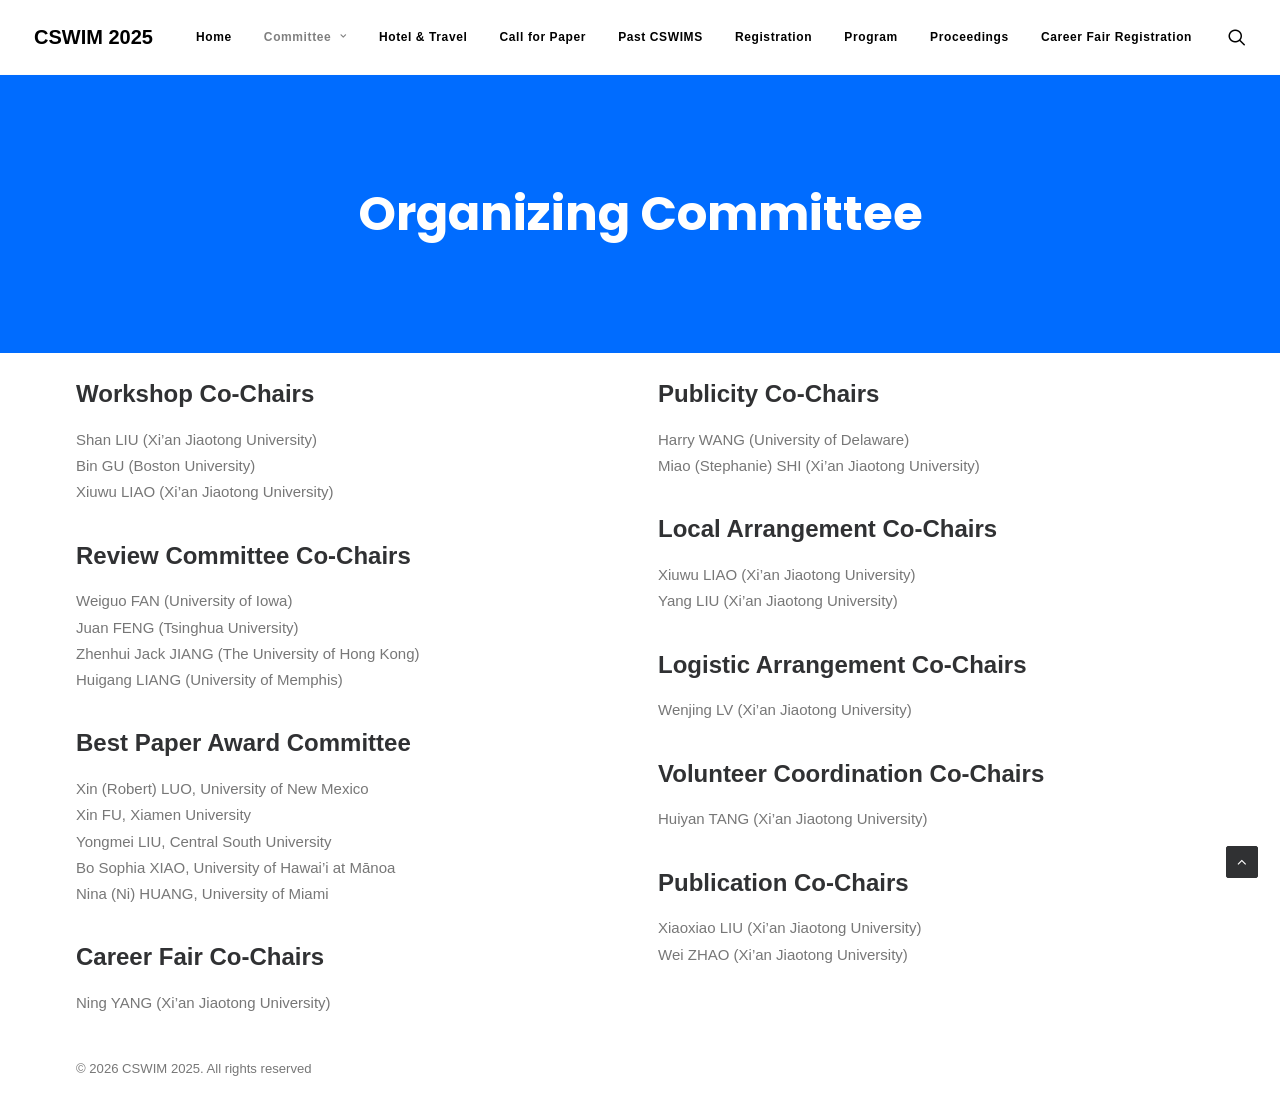
<file: organizing-committee/index.html>
<!DOCTYPE html><html class="no-touch" lang="en-US" xmlns="http://www.w3.org/1999/xhtml"><head>
<meta http-equiv="Content-Type" content="text/html; charset=UTF-8">
<meta name="viewport" content="width=device-width, initial-scale=1">
<link rel="profile" href="http://gmpg.org/xfn/11">
<link rel="pingback" href="https://2025.cswimworkshop.org/xmlrpc.php">
<title>Organizing Committee – CSWIM 2025</title>
<meta name="robots" content="max-image-preview:large">
<link rel="dns-prefetch" href="//fonts.googleapis.com">
<link rel="alternate" type="application/rss+xml" title="CSWIM 2025 » Feed" href="https://2025.cswimworkshop.org/feed/">
<link rel="alternate" type="application/rss+xml" title="CSWIM 2025 » Comments Feed" href="https://2025.cswimworkshop.org/comments/feed/">
<link rel="alternate" type="text/calendar" title="CSWIM 2025 » iCal Feed" href="https://2025.cswimworkshop.org/events/?ical=1">
<link rel="alternate" title="oEmbed (JSON)" type="application/json+oembed" href="https://2025.cswimworkshop.org/wp-json/oembed/1.0/embed?url=https%3A%2F%2F2025.cswimworkshop.org%2Forganizing-committee%2F">
<link rel="alternate" title="oEmbed (XML)" type="text/xml+oembed" href="https://2025.cswimworkshop.org/wp-json/oembed/1.0/embed?url=https%3A%2F%2F2025.cswimworkshop.org%2Forganizing-committee%2F&amp;format=xml">
<style id="wp-img-auto-sizes-contain-inline-css">
img:is([sizes=auto i],[sizes^="auto," i]){contain-intrinsic-size:3000px 1500px}
/*# sourceURL=wp-img-auto-sizes-contain-inline-css */
</style>
<style id="wp-emoji-styles-inline-css">

	img.wp-smiley, img.emoji {
		display: inline !important;
		border: none !important;
		box-shadow: none !important;
		height: 1em !important;
		width: 1em !important;
		margin: 0 0.07em !important;
		vertical-align: -0.1em !important;
		background: none !important;
		padding: 0 !important;
	}
/*# sourceURL=wp-emoji-styles-inline-css */
</style>
<style id="wp-block-library-inline-css">
:root{--wp-block-synced-color:#7a00df;--wp-block-synced-color--rgb:122,0,223;--wp-bound-block-color:var(--wp-block-synced-color);--wp-editor-canvas-background:#ddd;--wp-admin-theme-color:#007cba;--wp-admin-theme-color--rgb:0,124,186;--wp-admin-theme-color-darker-10:#006ba1;--wp-admin-theme-color-darker-10--rgb:0,107,160.5;--wp-admin-theme-color-darker-20:#005a87;--wp-admin-theme-color-darker-20--rgb:0,90,135;--wp-admin-border-width-focus:2px}@media (min-resolution:192dpi){:root{--wp-admin-border-width-focus:1.5px}}.wp-element-button{cursor:pointer}:root .has-very-light-gray-background-color{background-color:#eee}:root .has-very-dark-gray-background-color{background-color:#313131}:root .has-very-light-gray-color{color:#eee}:root .has-very-dark-gray-color{color:#313131}:root .has-vivid-green-cyan-to-vivid-cyan-blue-gradient-background{background:linear-gradient(135deg,#00d084,#0693e3)}:root .has-purple-crush-gradient-background{background:linear-gradient(135deg,#34e2e4,#4721fb 50%,#ab1dfe)}:root .has-hazy-dawn-gradient-background{background:linear-gradient(135deg,#faaca8,#dad0ec)}:root .has-subdued-olive-gradient-background{background:linear-gradient(135deg,#fafae1,#67a671)}:root .has-atomic-cream-gradient-background{background:linear-gradient(135deg,#fdd79a,#004a59)}:root .has-nightshade-gradient-background{background:linear-gradient(135deg,#330968,#31cdcf)}:root .has-midnight-gradient-background{background:linear-gradient(135deg,#020381,#2874fc)}:root{--wp--preset--font-size--normal:16px;--wp--preset--font-size--huge:42px}.has-regular-font-size{font-size:1em}.has-larger-font-size{font-size:2.625em}.has-normal-font-size{font-size:var(--wp--preset--font-size--normal)}.has-huge-font-size{font-size:var(--wp--preset--font-size--huge)}:root .has-text-align-center{text-align:center}:root .has-text-align-left{text-align:left}:root .has-text-align-right{text-align:right}.has-fit-text{white-space:nowrap!important}#end-resizable-editor-section{display:none}.aligncenter{clear:both}.items-justified-left{justify-content:flex-start}.items-justified-center{justify-content:center}.items-justified-right{justify-content:flex-end}.items-justified-space-between{justify-content:space-between}.screen-reader-text{word-wrap:normal!important;border:0;clip-path:inset(50%);height:1px;margin:-1px;overflow:hidden;padding:0;position:absolute;width:1px}.screen-reader-text:focus{background-color:#ddd;clip-path:none;color:#444;display:block;font-size:1em;height:auto;left:5px;line-height:normal;padding:15px 23px 14px;text-decoration:none;top:5px;width:auto;z-index:100000}html :where(.has-border-color){border-style:solid}html :where([style*=border-color]){border-style:solid}html :where([style*=border-top-color]){border-top-style:solid}html :where([style*=border-right-color]){border-right-style:solid}html :where([style*=border-bottom-color]){border-bottom-style:solid}html :where([style*=border-left-color]){border-left-style:solid}html :where([style*=border-width]){border-style:solid}html :where([style*=border-top-width]){border-top-style:solid}html :where([style*=border-right-width]){border-right-style:solid}html :where([style*=border-bottom-width]){border-bottom-style:solid}html :where([style*=border-left-width]){border-left-style:solid}html :where(img[class*=wp-image-]){height:auto;max-width:100%}:where(figure){margin:0 0 1em}html :where(.is-position-sticky){--wp-admin--admin-bar--position-offset:var(--wp-admin--admin-bar--height,0px)}@media screen and (max-width:600px){html :where(.is-position-sticky){--wp-admin--admin-bar--position-offset:0px}}

/*# sourceURL=/wp-includes/css/dist/block-library/common.min.css */
</style>
<style id="classic-theme-styles-inline-css">
/*! This file is auto-generated */
.wp-block-button__link{color:#fff;background-color:#32373c;border-radius:9999px;box-shadow:none;text-decoration:none;padding:calc(.667em + 2px) calc(1.333em + 2px);font-size:1.125em}.wp-block-file__button{background:#32373c;color:#fff;text-decoration:none}
/*# sourceURL=/wp-includes/css/classic-themes.min.css */
</style>

<style id="global-styles-inline-css">
:root{--wp--preset--aspect-ratio--square: 1;--wp--preset--aspect-ratio--4-3: 4/3;--wp--preset--aspect-ratio--3-4: 3/4;--wp--preset--aspect-ratio--3-2: 3/2;--wp--preset--aspect-ratio--2-3: 2/3;--wp--preset--aspect-ratio--16-9: 16/9;--wp--preset--aspect-ratio--9-16: 9/16;--wp--preset--color--black: #000000;--wp--preset--color--cyan-bluish-gray: #abb8c3;--wp--preset--color--white: #ffffff;--wp--preset--color--pale-pink: #f78da7;--wp--preset--color--vivid-red: #cf2e2e;--wp--preset--color--luminous-vivid-orange: #ff6900;--wp--preset--color--luminous-vivid-amber: #fcb900;--wp--preset--color--light-green-cyan: #7bdcb5;--wp--preset--color--vivid-green-cyan: #00d084;--wp--preset--color--pale-cyan-blue: #8ed1fc;--wp--preset--color--vivid-cyan-blue: #0693e3;--wp--preset--color--vivid-purple: #9b51e0;--wp--preset--gradient--vivid-cyan-blue-to-vivid-purple: linear-gradient(135deg,rgb(6,147,227) 0%,rgb(155,81,224) 100%);--wp--preset--gradient--light-green-cyan-to-vivid-green-cyan: linear-gradient(135deg,rgb(122,220,180) 0%,rgb(0,208,130) 100%);--wp--preset--gradient--luminous-vivid-amber-to-luminous-vivid-orange: linear-gradient(135deg,rgb(252,185,0) 0%,rgb(255,105,0) 100%);--wp--preset--gradient--luminous-vivid-orange-to-vivid-red: linear-gradient(135deg,rgb(255,105,0) 0%,rgb(207,46,46) 100%);--wp--preset--gradient--very-light-gray-to-cyan-bluish-gray: linear-gradient(135deg,rgb(238,238,238) 0%,rgb(169,184,195) 100%);--wp--preset--gradient--cool-to-warm-spectrum: linear-gradient(135deg,rgb(74,234,220) 0%,rgb(151,120,209) 20%,rgb(207,42,186) 40%,rgb(238,44,130) 60%,rgb(251,105,98) 80%,rgb(254,248,76) 100%);--wp--preset--gradient--blush-light-purple: linear-gradient(135deg,rgb(255,206,236) 0%,rgb(152,150,240) 100%);--wp--preset--gradient--blush-bordeaux: linear-gradient(135deg,rgb(254,205,165) 0%,rgb(254,45,45) 50%,rgb(107,0,62) 100%);--wp--preset--gradient--luminous-dusk: linear-gradient(135deg,rgb(255,203,112) 0%,rgb(199,81,192) 50%,rgb(65,88,208) 100%);--wp--preset--gradient--pale-ocean: linear-gradient(135deg,rgb(255,245,203) 0%,rgb(182,227,212) 50%,rgb(51,167,181) 100%);--wp--preset--gradient--electric-grass: linear-gradient(135deg,rgb(202,248,128) 0%,rgb(113,206,126) 100%);--wp--preset--gradient--midnight: linear-gradient(135deg,rgb(2,3,129) 0%,rgb(40,116,252) 100%);--wp--preset--font-size--small: 13px;--wp--preset--font-size--medium: 20px;--wp--preset--font-size--large: 36px;--wp--preset--font-size--x-large: 42px;--wp--preset--spacing--20: 0.44rem;--wp--preset--spacing--30: 0.67rem;--wp--preset--spacing--40: 1rem;--wp--preset--spacing--50: 1.5rem;--wp--preset--spacing--60: 2.25rem;--wp--preset--spacing--70: 3.38rem;--wp--preset--spacing--80: 5.06rem;--wp--preset--shadow--natural: 6px 6px 9px rgba(0, 0, 0, 0.2);--wp--preset--shadow--deep: 12px 12px 50px rgba(0, 0, 0, 0.4);--wp--preset--shadow--sharp: 6px 6px 0px rgba(0, 0, 0, 0.2);--wp--preset--shadow--outlined: 6px 6px 0px -3px rgb(255, 255, 255), 6px 6px rgb(0, 0, 0);--wp--preset--shadow--crisp: 6px 6px 0px rgb(0, 0, 0);}:where(body) { margin: 0; }:where(.is-layout-flex){gap: 0.5em;}:where(.is-layout-grid){gap: 0.5em;}body .is-layout-flex{display: flex;}.is-layout-flex{flex-wrap: wrap;align-items: center;}.is-layout-flex > :is(*, div){margin: 0;}body .is-layout-grid{display: grid;}.is-layout-grid > :is(*, div){margin: 0;}body{padding-top: 0px;padding-right: 0px;padding-bottom: 0px;padding-left: 0px;}:root :where(.wp-element-button, .wp-block-button__link){background-color: #32373c;border-width: 0;color: #fff;font-family: inherit;font-size: inherit;font-style: inherit;font-weight: inherit;letter-spacing: inherit;line-height: inherit;padding-top: calc(0.667em + 2px);padding-right: calc(1.333em + 2px);padding-bottom: calc(0.667em + 2px);padding-left: calc(1.333em + 2px);text-decoration: none;text-transform: inherit;}.has-black-color{color: var(--wp--preset--color--black) !important;}.has-cyan-bluish-gray-color{color: var(--wp--preset--color--cyan-bluish-gray) !important;}.has-white-color{color: var(--wp--preset--color--white) !important;}.has-pale-pink-color{color: var(--wp--preset--color--pale-pink) !important;}.has-vivid-red-color{color: var(--wp--preset--color--vivid-red) !important;}.has-luminous-vivid-orange-color{color: var(--wp--preset--color--luminous-vivid-orange) !important;}.has-luminous-vivid-amber-color{color: var(--wp--preset--color--luminous-vivid-amber) !important;}.has-light-green-cyan-color{color: var(--wp--preset--color--light-green-cyan) !important;}.has-vivid-green-cyan-color{color: var(--wp--preset--color--vivid-green-cyan) !important;}.has-pale-cyan-blue-color{color: var(--wp--preset--color--pale-cyan-blue) !important;}.has-vivid-cyan-blue-color{color: var(--wp--preset--color--vivid-cyan-blue) !important;}.has-vivid-purple-color{color: var(--wp--preset--color--vivid-purple) !important;}.has-black-background-color{background-color: var(--wp--preset--color--black) !important;}.has-cyan-bluish-gray-background-color{background-color: var(--wp--preset--color--cyan-bluish-gray) !important;}.has-white-background-color{background-color: var(--wp--preset--color--white) !important;}.has-pale-pink-background-color{background-color: var(--wp--preset--color--pale-pink) !important;}.has-vivid-red-background-color{background-color: var(--wp--preset--color--vivid-red) !important;}.has-luminous-vivid-orange-background-color{background-color: var(--wp--preset--color--luminous-vivid-orange) !important;}.has-luminous-vivid-amber-background-color{background-color: var(--wp--preset--color--luminous-vivid-amber) !important;}.has-light-green-cyan-background-color{background-color: var(--wp--preset--color--light-green-cyan) !important;}.has-vivid-green-cyan-background-color{background-color: var(--wp--preset--color--vivid-green-cyan) !important;}.has-pale-cyan-blue-background-color{background-color: var(--wp--preset--color--pale-cyan-blue) !important;}.has-vivid-cyan-blue-background-color{background-color: var(--wp--preset--color--vivid-cyan-blue) !important;}.has-vivid-purple-background-color{background-color: var(--wp--preset--color--vivid-purple) !important;}.has-black-border-color{border-color: var(--wp--preset--color--black) !important;}.has-cyan-bluish-gray-border-color{border-color: var(--wp--preset--color--cyan-bluish-gray) !important;}.has-white-border-color{border-color: var(--wp--preset--color--white) !important;}.has-pale-pink-border-color{border-color: var(--wp--preset--color--pale-pink) !important;}.has-vivid-red-border-color{border-color: var(--wp--preset--color--vivid-red) !important;}.has-luminous-vivid-orange-border-color{border-color: var(--wp--preset--color--luminous-vivid-orange) !important;}.has-luminous-vivid-amber-border-color{border-color: var(--wp--preset--color--luminous-vivid-amber) !important;}.has-light-green-cyan-border-color{border-color: var(--wp--preset--color--light-green-cyan) !important;}.has-vivid-green-cyan-border-color{border-color: var(--wp--preset--color--vivid-green-cyan) !important;}.has-pale-cyan-blue-border-color{border-color: var(--wp--preset--color--pale-cyan-blue) !important;}.has-vivid-cyan-blue-border-color{border-color: var(--wp--preset--color--vivid-cyan-blue) !important;}.has-vivid-purple-border-color{border-color: var(--wp--preset--color--vivid-purple) !important;}.has-vivid-cyan-blue-to-vivid-purple-gradient-background{background: var(--wp--preset--gradient--vivid-cyan-blue-to-vivid-purple) !important;}.has-light-green-cyan-to-vivid-green-cyan-gradient-background{background: var(--wp--preset--gradient--light-green-cyan-to-vivid-green-cyan) !important;}.has-luminous-vivid-amber-to-luminous-vivid-orange-gradient-background{background: var(--wp--preset--gradient--luminous-vivid-amber-to-luminous-vivid-orange) !important;}.has-luminous-vivid-orange-to-vivid-red-gradient-background{background: var(--wp--preset--gradient--luminous-vivid-orange-to-vivid-red) !important;}.has-very-light-gray-to-cyan-bluish-gray-gradient-background{background: var(--wp--preset--gradient--very-light-gray-to-cyan-bluish-gray) !important;}.has-cool-to-warm-spectrum-gradient-background{background: var(--wp--preset--gradient--cool-to-warm-spectrum) !important;}.has-blush-light-purple-gradient-background{background: var(--wp--preset--gradient--blush-light-purple) !important;}.has-blush-bordeaux-gradient-background{background: var(--wp--preset--gradient--blush-bordeaux) !important;}.has-luminous-dusk-gradient-background{background: var(--wp--preset--gradient--luminous-dusk) !important;}.has-pale-ocean-gradient-background{background: var(--wp--preset--gradient--pale-ocean) !important;}.has-electric-grass-gradient-background{background: var(--wp--preset--gradient--electric-grass) !important;}.has-midnight-gradient-background{background: var(--wp--preset--gradient--midnight) !important;}.has-small-font-size{font-size: var(--wp--preset--font-size--small) !important;}.has-medium-font-size{font-size: var(--wp--preset--font-size--medium) !important;}.has-large-font-size{font-size: var(--wp--preset--font-size--large) !important;}.has-x-large-font-size{font-size: var(--wp--preset--font-size--x-large) !important;}
/*# sourceURL=global-styles-inline-css */
</style>

<link rel="stylesheet" id="uncodefont-google-css" href="//fonts.googleapis.com/css?family=Poppins:100,100italic,200,200italic,300,300italic,regular,italic,500,500italic,600,600italic,700,700italic,800,800italic,900,900italic&amp;subset=latin,latin-ext,devanagari&amp;ver=2.2.4" media="all">
<link rel="stylesheet" id="uncode-style-css" href="../wp-content/themes/uncode/library/css/style__ver=1625140698.css" media="all">
<style id="uncode-style-inline-css">

@media (min-width: 960px) { .limit-width { max-width: 1200px; margin: auto;}}
#changer-back-color { transition: background-color 1000ms cubic-bezier(0.25, 1, 0.5, 1) !important; } #changer-back-color > div { transition: opacity 1000ms cubic-bezier(0.25, 1, 0.5, 1) !important; } body.bg-changer-init.disable-hover .main-wrapper .style-light,  body.bg-changer-init.disable-hover .main-wrapper .style-light h1,  body.bg-changer-init.disable-hover .main-wrapper .style-light h2, body.bg-changer-init.disable-hover .main-wrapper .style-light h3, body.bg-changer-init.disable-hover .main-wrapper .style-light h4, body.bg-changer-init.disable-hover .main-wrapper .style-light h5, body.bg-changer-init.disable-hover .main-wrapper .style-light h6, body.bg-changer-init.disable-hover .main-wrapper .style-light a, body.bg-changer-init.disable-hover .main-wrapper .style-dark, body.bg-changer-init.disable-hover .main-wrapper .style-dark h1, body.bg-changer-init.disable-hover .main-wrapper .style-dark h2, body.bg-changer-init.disable-hover .main-wrapper .style-dark h3, body.bg-changer-init.disable-hover .main-wrapper .style-dark h4, body.bg-changer-init.disable-hover .main-wrapper .style-dark h5, body.bg-changer-init.disable-hover .main-wrapper .style-dark h6, body.bg-changer-init.disable-hover .main-wrapper .style-dark a { transition: color 1000ms cubic-bezier(0.25, 1, 0.5, 1) !important; }
/*# sourceURL=uncode-style-inline-css */
</style>
<link rel="stylesheet" id="uncode-icons-css" href="../wp-content/themes/uncode/library/css/uncode-icons__ver=1625140698.css" media="all">
<link rel="stylesheet" id="uncode-custom-style-css" href="../wp-content/themes/uncode/library/css/style-custom__ver=1625140698.css" media="all">
<script id="ai-uncode-js" src="../wp-content/themes/uncode/library/js/ai-uncode.js" data-home="/" data-path="/" data-breakpoints-images="258,516,720,1032,1440,2064,2880"></script>
<script id="uncode-init-js-extra">
var SiteParameters = {"days":"days","hours":"hours","minutes":"minutes","seconds":"seconds","constant_scroll":"on","scroll_speed":"2","parallax_factor":"0.25","loading":"Loading\u2026","slide_name":"slide","slide_footer":"footer","ajax_url":"https://2025.cswimworkshop.org/wp-admin/admin-ajax.php","nonce_adaptive_images":"2a3d6edcb9","nonce_srcset_async":"298cfc7d09","enable_debug":"","block_mobile_videos":"","is_frontend_editor":"","main_width":["1200","px"],"mobile_parallax_allowed":"","listen_for_screen_update":"1","wireframes_plugin_active":"","sticky_elements":"","resize_quality":"90","register_metadata":"","bg_changer_time":"1000","update_wc_fragments":"1","optimize_shortpixel_image":"","menu_mobile_offcanvas_gap":"45","custom_cursor_selector":"[href], .trigger-overlay, .owl-next, .owl-prev, .owl-dot, input[type=\"submit\"], input[type=\"checkbox\"], button[type=\"submit\"], a[class^=\"ilightbox\"], .ilightbox-thumbnail, .ilightbox-prev, .ilightbox-next, .overlay-close, .unmodal-close, .qty-inset \u003E span, .share-button li, .uncode-post-titles .tmb.tmb-click-area, .btn-link, .tmb-click-row .t-inside, .lg-outer button, .lg-thumb img, a[data-lbox], .uncode-close-offcanvas-overlay","mobile_parallax_animation":"","lbox_enhanced":"","native_media_player":"","vimeoPlayerParams":"?autoplay=0","ajax_filter_key_search":"key","ajax_filter_key_unfilter":"unfilter","index_pagination_disable_scroll":"","index_pagination_scroll_to":"","uncode_wc_popup_cart_qty":"","uncode_adaptive":"1","ai_breakpoints":"258,516,720,1032,1440,2064,2880"};
//# sourceURL=uncode-init-js-extra
</script>
<script id="uncode-init-js" src="../wp-content/themes/uncode/library/js/init__ver=1625140698.js"></script>
<script id="jquery-core-js" src="../wp-includes/js/jquery/jquery.min__ver=3.7.1.js"></script>
<script id="jquery-migrate-js" src="../wp-includes/js/jquery/jquery-migrate.min__ver=3.4.1.js"></script>
<link rel="https://api.w.org/" href="https://2025.cswimworkshop.org/wp-json/"><link rel="alternate" title="JSON" type="application/json" href="https://2025.cswimworkshop.org/wp-json/wp/v2/pages/529"><link rel="EditURI" type="application/rsd+xml" title="RSD" href="https://2025.cswimworkshop.org/xmlrpc.php?rsd">

<link rel="canonical" href="./organizing-committee">
<link rel="shortlink" href="https://2025.cswimworkshop.org/?p=529">
<meta name="tec-api-version" content="v1"><meta name="tec-api-origin" content="https://2025.cswimworkshop.org"><link rel="alternate" href="https://2025.cswimworkshop.org/wp-json/tribe/events/v1/"><style>.recentcomments a{display:inline !important;padding:0 !important;margin:0 !important;}</style><noscript><style> .wpb_animate_when_almost_visible { opacity: 1; }</style></noscript></head>
<body class="wp-singular page-template-default page page-id-529 wp-theme-uncode style-color-lxmt-bg tribe-no-js hormenu-position-left megamenu-full-submenu hmenu hmenu-position-right header-full-width main-center-align menu-mobile-transparent textual-accent-color menu-mobile-default mobile-parallax-not-allowed ilb-no-bounce unreg qw-body-scroll-disabled no-qty-fx wpb-js-composer js-comp-ver-6.7.0 vc_responsive" data-border="0">
		<div id="vh_layout_help"></div><div class="body-borders" data-border="0"><div class="top-border body-border-shadow"></div><div class="right-border body-border-shadow"></div><div class="bottom-border body-border-shadow"></div><div class="left-border body-border-shadow"></div><div class="top-border style-light-bg"></div><div class="right-border style-light-bg"></div><div class="bottom-border style-light-bg"></div><div class="left-border style-light-bg"></div></div>	<div class="box-wrapper">
		<div class="box-container">
		<script type="text/javascript" id="initBox">UNCODE.initBox();</script>
		<div class="menu-wrapper">
													
													<header id="masthead" class="navbar menu-primary menu-light submenu-light menu-transparent menu-add-padding style-light-original single-h-padding menu-absolute menu-with-logo">
														<div class="menu-container style-color-xsdn-bg menu-borders">
															<div class="row-menu">
																<div class="row-menu-inner">
																	<div id="logo-container-mobile" class="col-lg-0 logo-container middle">
																		<div id="main-logo" class="navbar-header style-light">
																			<a href="../index.html" class="navbar-brand" data-minheight="20" aria-label="CSWIM 2025"><h2 class="text-logo h3 logo-skinnable main-logo" data-maxheight="20" style="font-size:20px;">CSWIM 2025</h2></a>
																		</div>
																		<div class="mmb-container"><div class="mobile-additional-icons"></div><div class="mobile-menu-button mobile-menu-button-light lines-button"><span class="lines"><span></span></span></div></div>
																	</div>
																	<div class="col-lg-12 main-menu-container middle">
																		<div class="menu-horizontal">
																			<div class="menu-horizontal-inner">
																				<div class="nav navbar-nav navbar-main navbar-nav-first"><ul id="menu-menu" class="menu-primary-inner menu-smart sm"><li id="menu-item-49" class="menu-item menu-item-type-post_type menu-item-object-page menu-item-home menu-item-49 menu-item-link"><a title="Home" href="../index.html">Home<i class="fa fa-angle-right fa-dropdown"></i></a></li>
<li id="menu-item-567" class="menu-item menu-item-type-custom menu-item-object-custom current-menu-ancestor current-menu-parent menu-item-has-children menu-item-567 dropdown menu-item-link"><a title="Committee" href="./index.html" data-toggle="dropdown" class="dropdown-toggle" data-type="title">Committee<i class="fa fa-angle-down fa-dropdown"></i></a>
<ul role="menu" class="drop-menu">
	<li id="menu-item-970" class="menu-item menu-item-type-post_type menu-item-object-page menu-item-970"><a title="Program Committee" href="../program-committee/index.html">Program Committee<i class="fa fa-angle-right fa-dropdown"></i></a></li>
	<li id="menu-item-977" class="menu-item menu-item-type-post_type menu-item-object-page menu-item-977"><a title="Advisory Committee" href="../advisory-committee/index.html">Advisory Committee<i class="fa fa-angle-right fa-dropdown"></i></a></li>
	<li id="menu-item-1026" class="menu-item menu-item-type-post_type menu-item-object-page menu-item-1026"><a title="Keynote" href="../keynote/index.html">Keynote<i class="fa fa-angle-right fa-dropdown"></i></a></li>
	<li id="menu-item-978" class="menu-item menu-item-type-post_type menu-item-object-page menu-item-978"><a title="Panel Discussions" href="../panel-discussions/index.html">Panel Discussions<i class="fa fa-angle-right fa-dropdown"></i></a></li>
	<li id="menu-item-532" class="menu-item menu-item-type-post_type menu-item-object-page current-menu-item page_item page-item-529 current_page_item menu-item-532 active"><a title="Organizing Committee" href="./index.html">Organizing Committee<i class="fa fa-angle-right fa-dropdown"></i></a></li>
</ul>
</li>
<li id="menu-item-959" class="menu-item menu-item-type-post_type menu-item-object-page menu-item-959 menu-item-link"><a title="Hotel &amp; Travel" href="../hotel-travel/index.html">Hotel &amp; Travel<i class="fa fa-angle-right fa-dropdown"></i></a></li>
<li id="menu-item-524" class="menu-item menu-item-type-post_type menu-item-object-page menu-item-524 menu-item-link"><a title="Call for Paper" href="../call-for-paper/index.html">Call for Paper<i class="fa fa-angle-right fa-dropdown"></i></a></li>
<li id="menu-item-139" class="menu-item menu-item-type-custom menu-item-object-custom menu-item-139 menu-item-link"><a title="Past CSWIMS" href="http://cswimworkshop.org/">Past CSWIMS<i class="fa fa-angle-right fa-dropdown"></i></a></li>
<li id="menu-item-793" class="menu-item menu-item-type-post_type menu-item-object-page menu-item-793 menu-item-link"><a title="Registration" href="../registration/index.html">Registration<i class="fa fa-angle-right fa-dropdown"></i></a></li>
<li id="menu-item-1003" class="menu-item menu-item-type-post_type menu-item-object-page menu-item-1003 menu-item-link"><a title="Program" href="../program/index.html">Program<i class="fa fa-angle-right fa-dropdown"></i></a></li>
<li id="menu-item-988" class="menu-item menu-item-type-post_type menu-item-object-page menu-item-988 menu-item-link"><a title="Proceedings" href="../proceedings/index.html">Proceedings<i class="fa fa-angle-right fa-dropdown"></i></a></li>
<li id="menu-item-1001" class="menu-item menu-item-type-post_type menu-item-object-page menu-item-1001 menu-item-link"><a title="Career Fair Registration" href="../career-fair-registration/index.html">Career Fair Registration<i class="fa fa-angle-right fa-dropdown"></i></a></li>
</ul></div><div class="uncode-close-offcanvas-mobile lines-button close navbar-mobile-el"><span class="lines"></span></div><div class="nav navbar-nav navbar-nav-last navbar-extra-icons"><ul class="menu-smart sm menu-icons"><li class="menu-item-link search-icon style-light dropdown "><a href="./index.html" class="trigger-overlay search-icon" data-area="search" data-container="box-container" aria-label="Search">
													<i class="fa fa-search3"></i><span class="desktop-hidden"><span>Search</span></span><i class="fa fa-angle-down fa-dropdown desktop-hidden"></i>
													</a><ul role="menu" class="drop-menu desktop-hidden">
														<li>
															<form class="search" method="get" action="https://2025.cswimworkshop.org/">
																<input type="search" class="search-field no-livesearch" placeholder="Search…" value="" name="s" title="Search…"></form>
														</li>
													</ul></li></ul></div><div class="desktop-hidden menu-accordion-secondary">
														 							</div></div>
																		</div>
																	</div>
																</div>
															</div></div>
													</header>
												</div>			<script type="text/javascript" id="fixMenuHeight">UNCODE.fixMenuHeight();</script>
			<div class="main-wrapper">
				<div class="main-container">
					<div class="page-wrapper">
						<div class="sections-container">
<script type="text/javascript">UNCODE.initHeader();</script><article id="post-529" class="page-body style-light-bg post-529 page type-page status-publish hentry">
						<div class="post-wrapper">
							<div class="post-body"><div class="post-content un-no-sidebar-layout"><div data-parent="true" class="vc_row style-accent-bg row-container" id="row-unique-0"><div class="row limit-width row-parent" data-height-ratio="31"><div class="wpb_row row-inner"><div class="wpb_column pos-middle pos-center align_center column_parent col-lg-12 single-internal-gutter"><div class="uncol style-light"><div class="uncoltable"><div class="uncell no-block-padding"><div class="uncont"><div class="vc_custom_heading_wrap "><div class="heading-text el-text"><h1 class="font-695280 fontsize-127889 font-weight-700 text-color-xsdn-color"><span><span style="color: #ffffff;">Organizing Committee</span></span></h1></div><div class="clear"></div></div></div></div></div></div></div><script id="script-row-unique-0" data-row="script-row-unique-0" type="text/javascript" class="vc_controls">UNCODE.initRow(document.getElementById("row-unique-0"));</script></div></div></div><div data-parent="true" class="vc_row row-container" id="row-unique-2"><div class="row no-top-padding no-bottom-padding single-h-padding limit-width row-parent"><div class="wpb_row row-inner"><div class="wpb_column pos-top pos-center align_left column_parent col-lg-6 single-internal-gutter"><div class="uncol style-light"><div class="uncoltable"><div class="uncell no-block-padding"><div class="uncont"><div class="uncode_text_column"><p></p>
<h3 style="text-align: left;">Workshop Co-Chairs</h3>
<p>Shan LIU (Xi’an Jiaotong University)<br>
Bin GU (Boston University)<br>
Xiuwu LIAO (Xi’an Jiaotong University)</p>
</div><div class="uncode_text_column"><p></p>
<h3 style="text-align: left;">Review Committee Co-Chairs</h3>
<p>Weiguo FAN (University of Iowa)<br>
Juan FENG (Tsinghua University)<br>
Zhenhui Jack JIANG (The University of Hong Kong)<br>
Huigang LIANG (University of Memphis)</p>
</div><div class="uncode_text_column"><p></p>
<h3 style="text-align: left;">Best Paper Award Committee</h3>
<p>Xin (Robert) LUO, University of New Mexico<br>
Xin FU, Xiamen University<br>
Yongmei LIU, Central South University<br>
Bo Sophia XIAO, University of Hawai’i at Mānoa<br>
Nina (Ni) HUANG, University of Miami</p>
</div><div class="uncode_text_column"><p></p>
<h3 style="text-align: left;">Career Fair Co-Chairs</h3>
<p>Ning YANG (Xi’an Jiaotong University)</p>
</div></div></div></div></div></div><div class="wpb_column pos-top pos-center align_left column_parent col-lg-6 single-internal-gutter"><div class="uncol style-light"><div class="uncoltable"><div class="uncell no-block-padding"><div class="uncont"><div class="uncode_text_column"><p></p>
<h3 style="text-align: left;">Publicity Co-Chairs</h3>
<p>Harry WANG (University of Delaware)<br>
Miao (Stephanie) SHI (Xi’an Jiaotong University)</p>
</div><div class="uncode_text_column"><p></p>
<h3 style="text-align: left;">Local Arrangement Co-Chairs</h3>
<p>Xiuwu LIAO (Xi’an Jiaotong University)<br>
Yang LIU (Xi’an Jiaotong University)</p>
</div><div class="uncode_text_column"><p></p>
<h3 style="text-align: left;">Logistic Arrangement Co-Chairs</h3>
<p>Wenjing LV (Xi’an Jiaotong University)</p>
</div><div class="uncode_text_column"><p></p>
<h3 style="text-align: left;">Volunteer Coordination Co-Chairs</h3>
<p>Huiyan TANG (Xi’an Jiaotong University)</p>
</div><div class="uncode_text_column"><p></p>
<h3 style="text-align: left;">Publication Co-Chairs</h3>
<p>Xiaoxiao LIU (Xi’an Jiaotong University)<br>
Wei ZHAO (Xi’an Jiaotong University)</p>
</div></div></div></div></div></div><script id="script-row-unique-2" data-row="script-row-unique-2" type="text/javascript" class="vc_controls">UNCODE.initRow(document.getElementById("row-unique-2"));</script></div></div></div>
<p></p>
</div></div>
						</div>
					</article>
								</div><!-- sections container -->
							</div><!-- page wrapper -->
												<footer id="colophon" class="site-footer">
							<div class="row-container style-light-bg footer-last">
		  					<div class="row row-parent style-light limit-width no-top-padding no-h-padding no-bottom-padding">
									<div class="site-info uncell col-lg-6 pos-middle text-left">© 2026 CSWIM 2025. All rights reserved</div><!-- site info -->
								</div>
							</div>						</footer>
																	</div><!-- main container -->
				</div><!-- main wrapper -->
							</div><!-- box container -->
					</div><!-- box wrapper -->
		<div class="style-light footer-scroll-top"><a href="./index.html" class="scroll-top"><i class="fa fa-angle-up fa-stack btn-default btn-hover-nobg"></i></a></div>
					<div class="overlay overlay-sequential overlay-full style-dark style-dark-bg overlay-search" data-area="search" data-container="box-container">
				<div class="mmb-container"><div class="menu-close-search mobile-menu-button menu-button-offcanvas mobile-menu-button-dark lines-button overlay-close close" data-area="search" data-container="box-container"><span class="lines"></span></div></div>
				<div class="search-container"><form action="https://2025.cswimworkshop.org/" method="get">
	<div class="search-container-inner">
		<input type="search" class="search-field form-fluid no-livesearch" placeholder="Search…" value="" name="s" title="Search for:">
		<i class="fa fa-search3"></i>

			</div>
</form>
</div>
			</div>
		
	<script type="speculationrules">
{"prefetch":[{"source":"document","where":{"and":[{"href_matches":"/*"},{"not":{"href_matches":["/wp-*.php","/wp-admin/*","/wp-content/uploads/*","/wp-content/*","/wp-content/plugins/*","/wp-content/themes/uncode/*","/*\\?(.+)"]}},{"not":{"selector_matches":"a[rel~=\"nofollow\"]"}},{"not":{"selector_matches":".no-prefetch, .no-prefetch a"}}]},"eagerness":"conservative"}]}
</script>
		<script>
		( function ( body ) {
			'use strict';
			body.className = body.className.replace( /\btribe-no-js\b/, 'tribe-js' );
		} )( document.body );
		</script>
		<script> /* <![CDATA[ */var tribe_l10n_datatables = {"aria":{"sort_ascending":": activate to sort column ascending","sort_descending":": activate to sort column descending"},"length_menu":"Show _MENU_ entries","empty_table":"No data available in table","info":"Showing _START_ to _END_ of _TOTAL_ entries","info_empty":"Showing 0 to 0 of 0 entries","info_filtered":"(filtered from _MAX_ total entries)","zero_records":"No matching records found","search":"Search:","all_selected_text":"All items on this page were selected. ","select_all_link":"Select all pages","clear_selection":"Clear Selection.","pagination":{"all":"All","next":"Next","previous":"Previous"},"select":{"rows":{"0":"","_":": Selected %d rows","1":": Selected 1 row"}},"datepicker":{"dayNames":["Sunday","Monday","Tuesday","Wednesday","Thursday","Friday","Saturday"],"dayNamesShort":["Sun","Mon","Tue","Wed","Thu","Fri","Sat"],"dayNamesMin":["S","M","T","W","T","F","S"],"monthNames":["January","February","March","April","May","June","July","August","September","October","November","December"],"monthNamesShort":["January","February","March","April","May","June","July","August","September","October","November","December"],"monthNamesMin":["Jan","Feb","Mar","Apr","May","Jun","Jul","Aug","Sep","Oct","Nov","Dec"],"nextText":"Next","prevText":"Prev","currentText":"Today","closeText":"Done","today":"Today","clear":"Clear"}};/* ]]> */ </script><script type="text/html" id="wpb-modifications"></script><script id="tec-user-agent-js" src="../wp-content/plugins/the-events-calendar/common/build/js/user-agent__ver=da75d0bdea6dde3898df.js"></script>
<script id="mediaelement-core-js-before">
var mejsL10n = {"language":"en","strings":{"mejs.download-file":"Download File","mejs.install-flash":"You are using a browser that does not have Flash player enabled or installed. Please turn on your Flash player plugin or download the latest version from https://get.adobe.com/flashplayer/","mejs.fullscreen":"Fullscreen","mejs.play":"Play","mejs.pause":"Pause","mejs.time-slider":"Time Slider","mejs.time-help-text":"Use Left/Right Arrow keys to advance one second, Up/Down arrows to advance ten seconds.","mejs.live-broadcast":"Live Broadcast","mejs.volume-help-text":"Use Up/Down Arrow keys to increase or decrease volume.","mejs.unmute":"Unmute","mejs.mute":"Mute","mejs.volume-slider":"Volume Slider","mejs.video-player":"Video Player","mejs.audio-player":"Audio Player","mejs.captions-subtitles":"Captions/Subtitles","mejs.captions-chapters":"Chapters","mejs.none":"None","mejs.afrikaans":"Afrikaans","mejs.albanian":"Albanian","mejs.arabic":"Arabic","mejs.belarusian":"Belarusian","mejs.bulgarian":"Bulgarian","mejs.catalan":"Catalan","mejs.chinese":"Chinese","mejs.chinese-simplified":"Chinese (Simplified)","mejs.chinese-traditional":"Chinese (Traditional)","mejs.croatian":"Croatian","mejs.czech":"Czech","mejs.danish":"Danish","mejs.dutch":"Dutch","mejs.english":"English","mejs.estonian":"Estonian","mejs.filipino":"Filipino","mejs.finnish":"Finnish","mejs.french":"French","mejs.galician":"Galician","mejs.german":"German","mejs.greek":"Greek","mejs.haitian-creole":"Haitian Creole","mejs.hebrew":"Hebrew","mejs.hindi":"Hindi","mejs.hungarian":"Hungarian","mejs.icelandic":"Icelandic","mejs.indonesian":"Indonesian","mejs.irish":"Irish","mejs.italian":"Italian","mejs.japanese":"Japanese","mejs.korean":"Korean","mejs.latvian":"Latvian","mejs.lithuanian":"Lithuanian","mejs.macedonian":"Macedonian","mejs.malay":"Malay","mejs.maltese":"Maltese","mejs.norwegian":"Norwegian","mejs.persian":"Persian","mejs.polish":"Polish","mejs.portuguese":"Portuguese","mejs.romanian":"Romanian","mejs.russian":"Russian","mejs.serbian":"Serbian","mejs.slovak":"Slovak","mejs.slovenian":"Slovenian","mejs.spanish":"Spanish","mejs.swahili":"Swahili","mejs.swedish":"Swedish","mejs.tagalog":"Tagalog","mejs.thai":"Thai","mejs.turkish":"Turkish","mejs.ukrainian":"Ukrainian","mejs.vietnamese":"Vietnamese","mejs.welsh":"Welsh","mejs.yiddish":"Yiddish"}};
//# sourceURL=mediaelement-core-js-before
</script>
<script id="mediaelement-core-js" src="../wp-includes/js/mediaelement/mediaelement-and-player.min__ver=4.2.17.js"></script>
<script id="mediaelement-migrate-js" src="../wp-includes/js/mediaelement/mediaelement-migrate.min__ver=7.0.1.js"></script>
<script id="mediaelement-js-extra">
var _wpmejsSettings = {"pluginPath":"/wp-includes/js/mediaelement/","classPrefix":"mejs-","stretching":"responsive","audioShortcodeLibrary":"mediaelement","videoShortcodeLibrary":"mediaelement"};
//# sourceURL=mediaelement-js-extra
</script>
<script id="wp-mediaelement-js" src="../wp-includes/js/mediaelement/wp-mediaelement.min__ver=7.0.1.js"></script>
<script id="uncode-plugins-js" src="../wp-content/themes/uncode/library/js/plugins__ver=1625140698.js"></script>
<script id="uncode-app-js" src="../wp-content/themes/uncode/library/js/app__ver=1625140698.js"></script>
<script id="wp-emoji-settings" type="application/json">
{"baseUrl":"https://s.w.org/images/core/emoji/17.0.2/72x72/","ext":".png","svgUrl":"https://s.w.org/images/core/emoji/17.0.2/svg/","svgExt":".svg","source":{"concatemoji":"https://2025.cswimworkshop.org/wp-includes/js/wp-emoji-release.min.js?ver=7.0.1"}}
</script>
<script type="module">
/*! This file is auto-generated */
const a=JSON.parse(document.getElementById("wp-emoji-settings").textContent),o=(window._wpemojiSettings=a,"wpEmojiSettingsSupports"),s=["flag","emoji"];function i(e){try{var t={supportTests:e,timestamp:(new Date).valueOf()};sessionStorage.setItem(o,JSON.stringify(t))}catch(e){}}function c(e,t,n){e.clearRect(0,0,e.canvas.width,e.canvas.height),e.fillText(t,0,0);t=new Uint32Array(e.getImageData(0,0,e.canvas.width,e.canvas.height).data);e.clearRect(0,0,e.canvas.width,e.canvas.height),e.fillText(n,0,0);const a=new Uint32Array(e.getImageData(0,0,e.canvas.width,e.canvas.height).data);return t.every((e,t)=>e===a[t])}function p(e,t){e.clearRect(0,0,e.canvas.width,e.canvas.height),e.fillText(t,0,0);var n=e.getImageData(16,16,1,1);for(let e=0;e<n.data.length;e++)if(0!==n.data[e])return!1;return!0}function u(e,t,n,a){switch(t){case"flag":return n(e,"\ud83c\udff3\ufe0f\u200d\u26a7\ufe0f","\ud83c\udff3\ufe0f\u200b\u26a7\ufe0f")?!1:!n(e,"\ud83c\udde8\ud83c\uddf6","\ud83c\udde8\u200b\ud83c\uddf6")&&!n(e,"\ud83c\udff4\udb40\udc67\udb40\udc62\udb40\udc65\udb40\udc6e\udb40\udc67\udb40\udc7f","\ud83c\udff4\u200b\udb40\udc67\u200b\udb40\udc62\u200b\udb40\udc65\u200b\udb40\udc6e\u200b\udb40\udc67\u200b\udb40\udc7f");case"emoji":return!a(e,"\ud83e\u1fac8")}return!1}function f(e,t,n,a){let r;const o=(r="undefined"!=typeof WorkerGlobalScope&&self instanceof WorkerGlobalScope?new OffscreenCanvas(300,150):document.createElement("canvas")).getContext("2d",{willReadFrequently:!0}),s=(o.textBaseline="top",o.font="600 32px Arial",{});return e.forEach(e=>{s[e]=t(o,e,n,a)}),s}function r(e){var t=document.createElement("script");t.src=e,t.defer=!0,document.head.appendChild(t)}a.supports={everything:!0,everythingExceptFlag:!0},new Promise(t=>{let n=function(){try{var e=JSON.parse(sessionStorage.getItem(o));if("object"==typeof e&&"number"==typeof e.timestamp&&(new Date).valueOf()<e.timestamp+604800&&"object"==typeof e.supportTests)return e.supportTests}catch(e){}return null}();if(!n){if("undefined"!=typeof Worker&&"undefined"!=typeof OffscreenCanvas&&"undefined"!=typeof URL&&URL.createObjectURL&&"undefined"!=typeof Blob)try{var e="postMessage("+f.toString()+"("+[JSON.stringify(s),u.toString(),c.toString(),p.toString()].join(",")+"));",a=new Blob([e],{type:"text/javascript"});const r=new Worker(URL.createObjectURL(a),{name:"wpTestEmojiSupports"});return void(r.onmessage=e=>{i(n=e.data),r.terminate(),t(n)})}catch(e){}i(n=f(s,u,c,p))}t(n)}).then(e=>{for(const n in e)a.supports[n]=e[n],a.supports.everything=a.supports.everything&&a.supports[n],"flag"!==n&&(a.supports.everythingExceptFlag=a.supports.everythingExceptFlag&&a.supports[n]);var t;a.supports.everythingExceptFlag=a.supports.everythingExceptFlag&&!a.supports.flag,a.supports.everything||((t=a.source||{}).concatemoji?r(t.concatemoji):t.wpemoji&&t.twemoji&&(r(t.twemoji),r(t.wpemoji)))});
//# sourceURL=https://2025.cswimworkshop.org/wp-includes/js/wp-emoji-loader.min.js
</script>


</body></html>
</file>
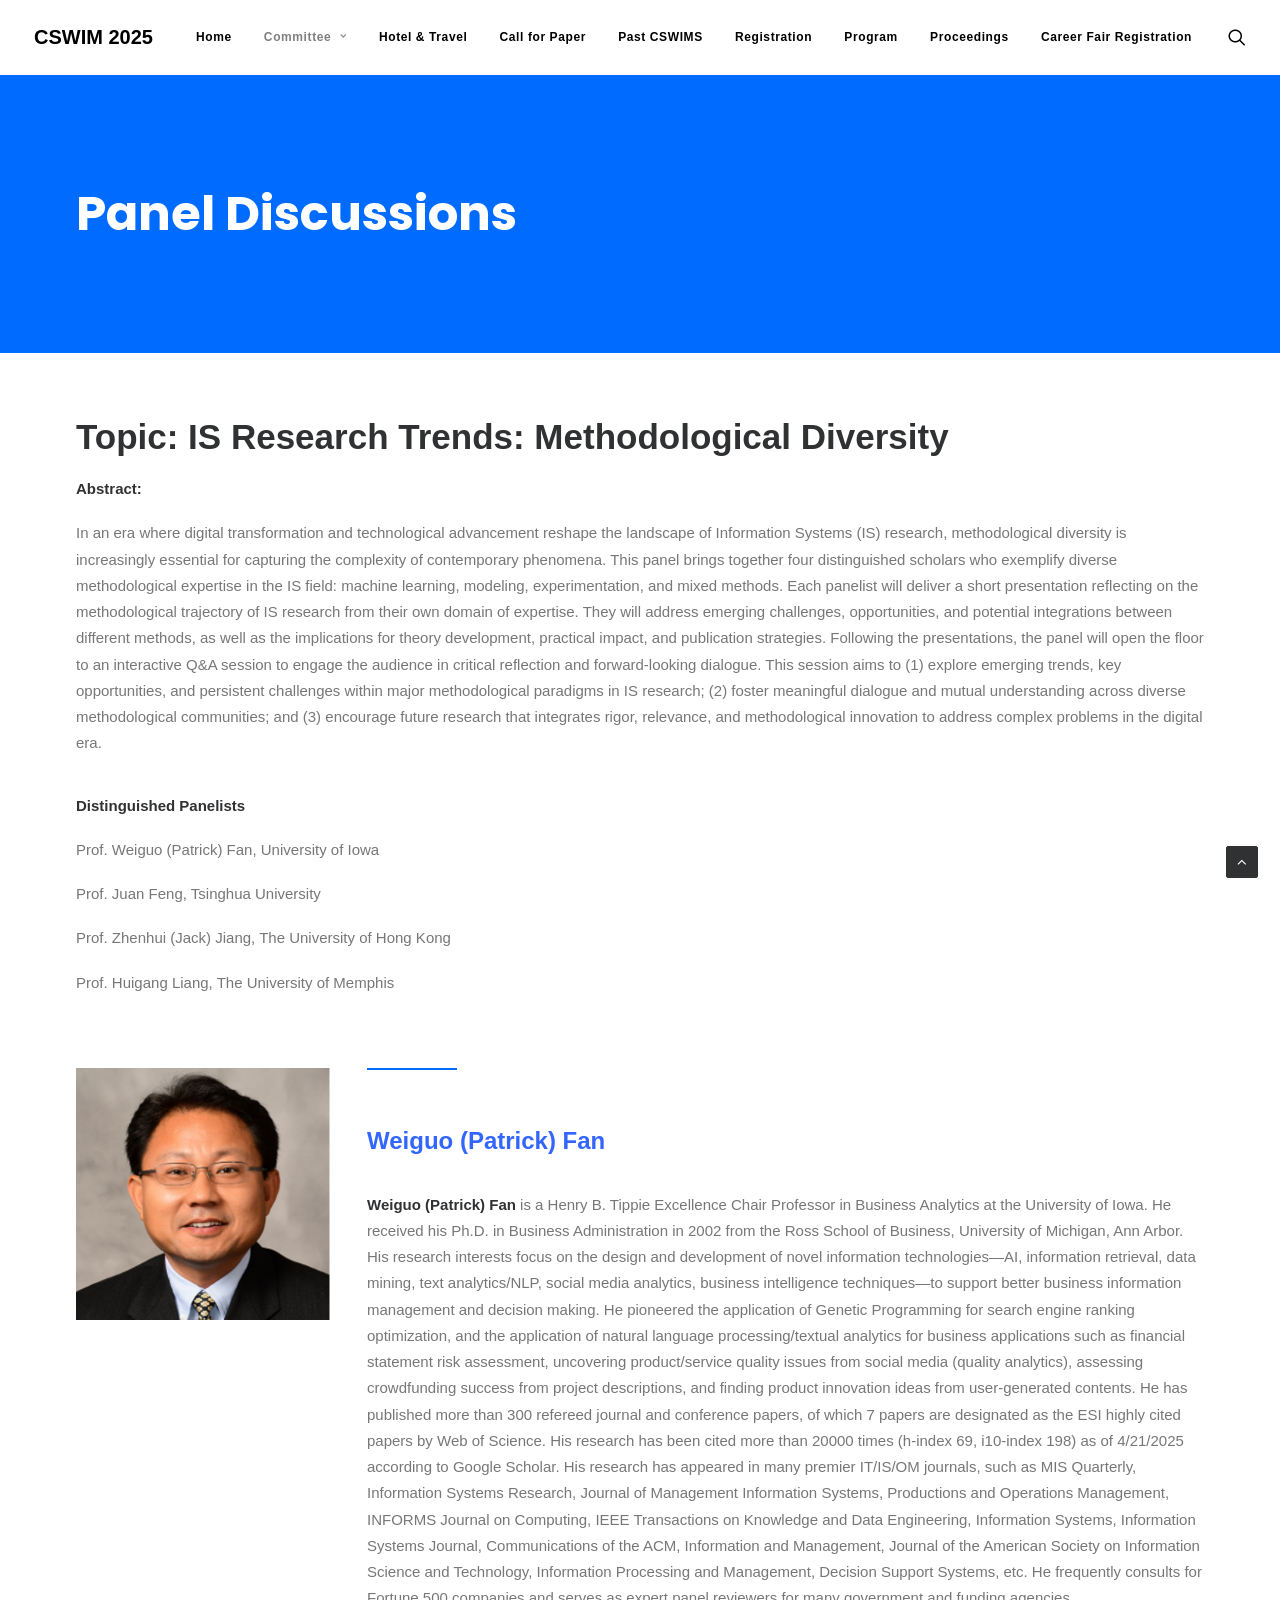
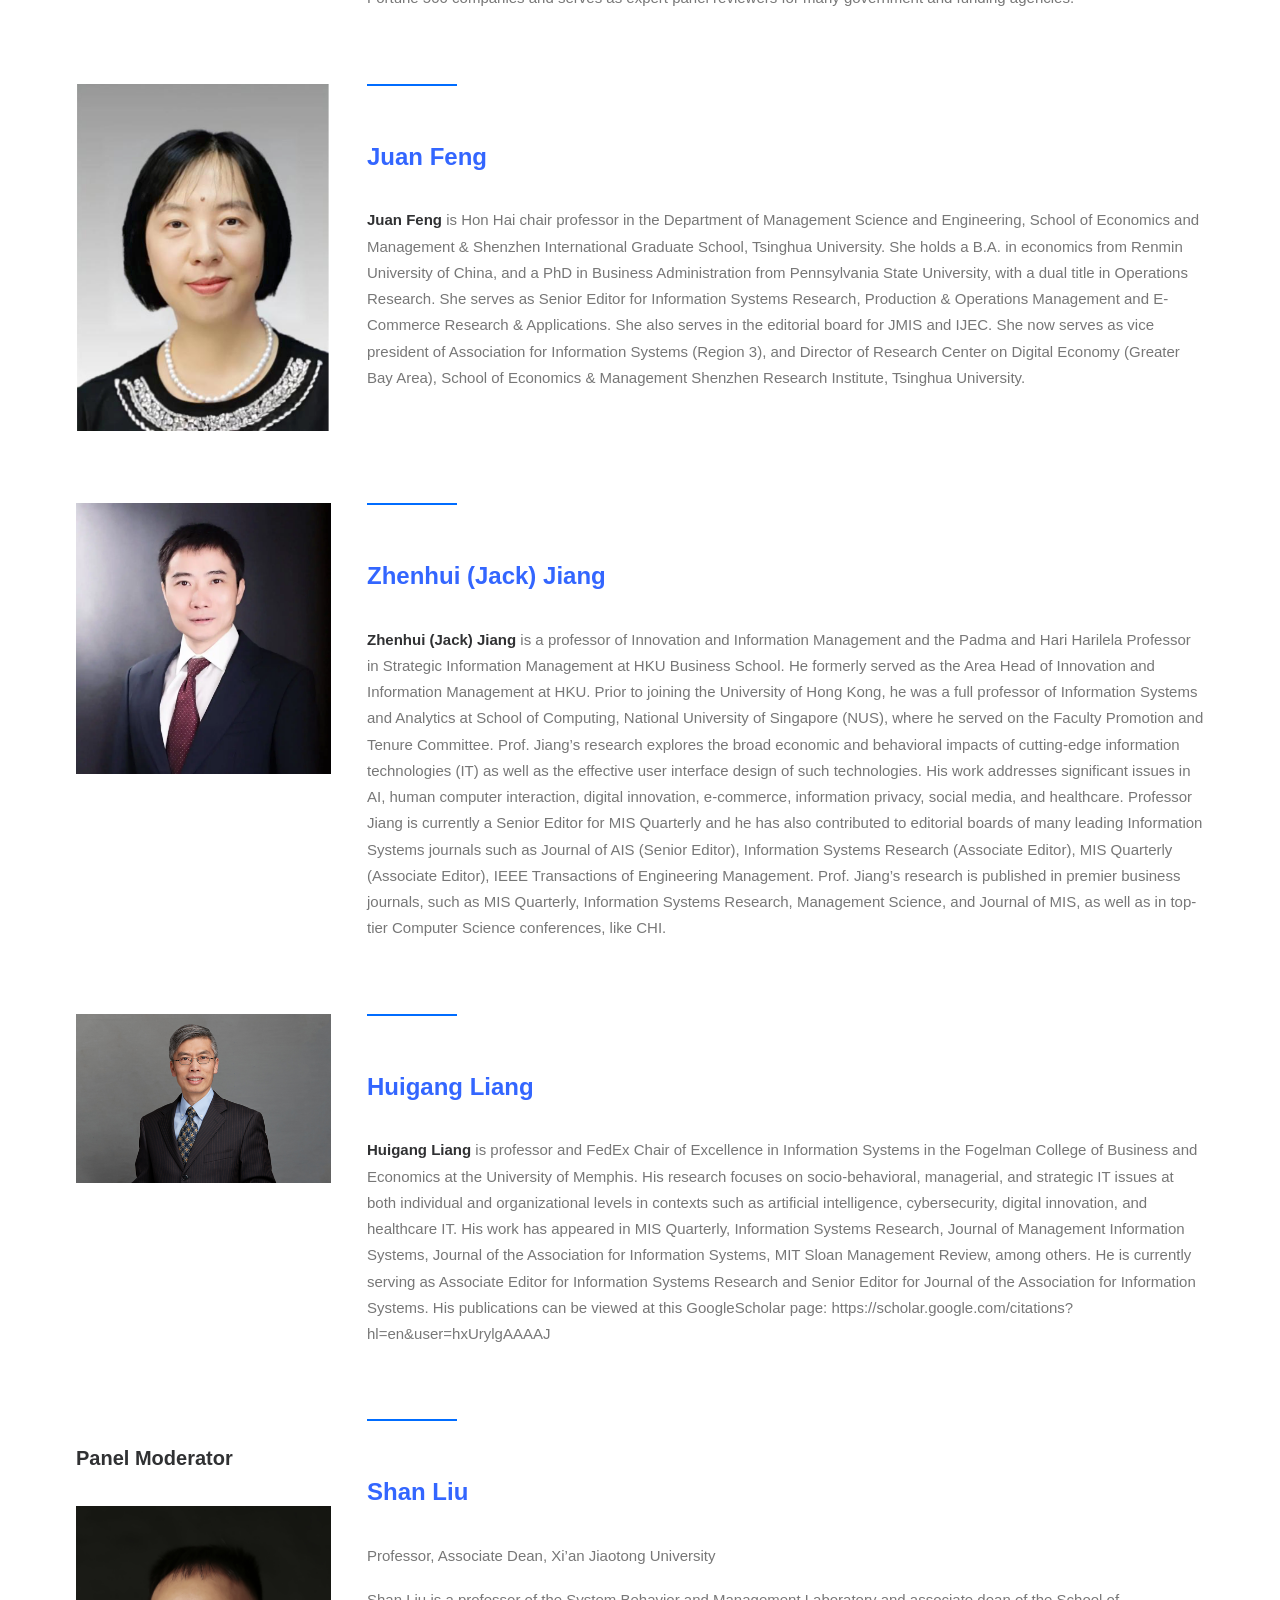
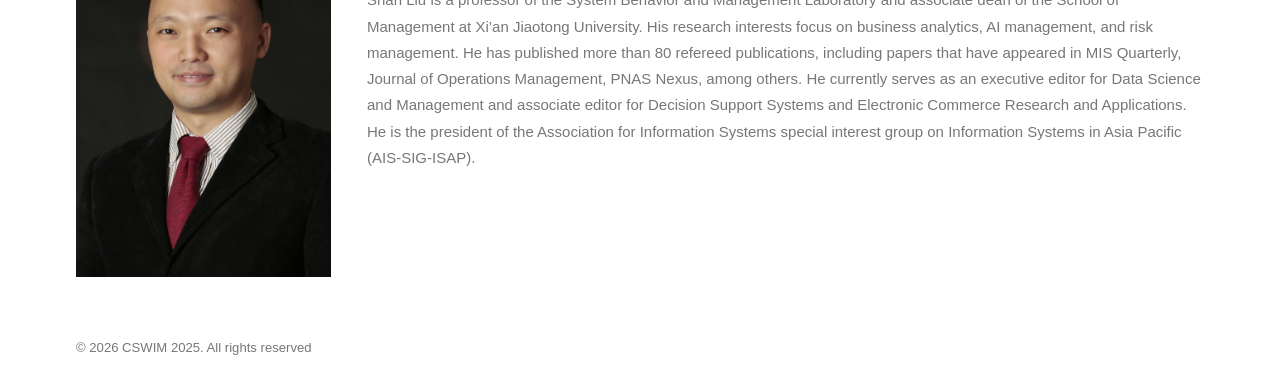
<file: panel-discussions/index.html>
<!DOCTYPE html><html class="no-touch" lang="en-US" xmlns="http://www.w3.org/1999/xhtml"><head>
<meta http-equiv="Content-Type" content="text/html; charset=UTF-8">
<meta name="viewport" content="width=device-width, initial-scale=1">
<link rel="profile" href="http://gmpg.org/xfn/11">
<link rel="pingback" href="https://2025.cswimworkshop.org/xmlrpc.php">
<title>Panel Discussions – CSWIM 2025</title>
<meta name="robots" content="max-image-preview:large">
<link rel="dns-prefetch" href="//fonts.googleapis.com">
<link rel="alternate" type="application/rss+xml" title="CSWIM 2025 » Feed" href="https://2025.cswimworkshop.org/feed/">
<link rel="alternate" type="application/rss+xml" title="CSWIM 2025 » Comments Feed" href="https://2025.cswimworkshop.org/comments/feed/">
<link rel="alternate" type="text/calendar" title="CSWIM 2025 » iCal Feed" href="https://2025.cswimworkshop.org/events/?ical=1">
<link rel="alternate" title="oEmbed (JSON)" type="application/json+oembed" href="https://2025.cswimworkshop.org/wp-json/oembed/1.0/embed?url=https%3A%2F%2F2025.cswimworkshop.org%2Fpanel-discussions%2F">
<link rel="alternate" title="oEmbed (XML)" type="text/xml+oembed" href="https://2025.cswimworkshop.org/wp-json/oembed/1.0/embed?url=https%3A%2F%2F2025.cswimworkshop.org%2Fpanel-discussions%2F&amp;format=xml">
<style id="wp-img-auto-sizes-contain-inline-css">
img:is([sizes=auto i],[sizes^="auto," i]){contain-intrinsic-size:3000px 1500px}
/*# sourceURL=wp-img-auto-sizes-contain-inline-css */
</style>
<style id="wp-emoji-styles-inline-css">

	img.wp-smiley, img.emoji {
		display: inline !important;
		border: none !important;
		box-shadow: none !important;
		height: 1em !important;
		width: 1em !important;
		margin: 0 0.07em !important;
		vertical-align: -0.1em !important;
		background: none !important;
		padding: 0 !important;
	}
/*# sourceURL=wp-emoji-styles-inline-css */
</style>
<style id="wp-block-library-inline-css">
:root{--wp-block-synced-color:#7a00df;--wp-block-synced-color--rgb:122,0,223;--wp-bound-block-color:var(--wp-block-synced-color);--wp-editor-canvas-background:#ddd;--wp-admin-theme-color:#007cba;--wp-admin-theme-color--rgb:0,124,186;--wp-admin-theme-color-darker-10:#006ba1;--wp-admin-theme-color-darker-10--rgb:0,107,160.5;--wp-admin-theme-color-darker-20:#005a87;--wp-admin-theme-color-darker-20--rgb:0,90,135;--wp-admin-border-width-focus:2px}@media (min-resolution:192dpi){:root{--wp-admin-border-width-focus:1.5px}}.wp-element-button{cursor:pointer}:root .has-very-light-gray-background-color{background-color:#eee}:root .has-very-dark-gray-background-color{background-color:#313131}:root .has-very-light-gray-color{color:#eee}:root .has-very-dark-gray-color{color:#313131}:root .has-vivid-green-cyan-to-vivid-cyan-blue-gradient-background{background:linear-gradient(135deg,#00d084,#0693e3)}:root .has-purple-crush-gradient-background{background:linear-gradient(135deg,#34e2e4,#4721fb 50%,#ab1dfe)}:root .has-hazy-dawn-gradient-background{background:linear-gradient(135deg,#faaca8,#dad0ec)}:root .has-subdued-olive-gradient-background{background:linear-gradient(135deg,#fafae1,#67a671)}:root .has-atomic-cream-gradient-background{background:linear-gradient(135deg,#fdd79a,#004a59)}:root .has-nightshade-gradient-background{background:linear-gradient(135deg,#330968,#31cdcf)}:root .has-midnight-gradient-background{background:linear-gradient(135deg,#020381,#2874fc)}:root{--wp--preset--font-size--normal:16px;--wp--preset--font-size--huge:42px}.has-regular-font-size{font-size:1em}.has-larger-font-size{font-size:2.625em}.has-normal-font-size{font-size:var(--wp--preset--font-size--normal)}.has-huge-font-size{font-size:var(--wp--preset--font-size--huge)}:root .has-text-align-center{text-align:center}:root .has-text-align-left{text-align:left}:root .has-text-align-right{text-align:right}.has-fit-text{white-space:nowrap!important}#end-resizable-editor-section{display:none}.aligncenter{clear:both}.items-justified-left{justify-content:flex-start}.items-justified-center{justify-content:center}.items-justified-right{justify-content:flex-end}.items-justified-space-between{justify-content:space-between}.screen-reader-text{word-wrap:normal!important;border:0;clip-path:inset(50%);height:1px;margin:-1px;overflow:hidden;padding:0;position:absolute;width:1px}.screen-reader-text:focus{background-color:#ddd;clip-path:none;color:#444;display:block;font-size:1em;height:auto;left:5px;line-height:normal;padding:15px 23px 14px;text-decoration:none;top:5px;width:auto;z-index:100000}html :where(.has-border-color){border-style:solid}html :where([style*=border-color]){border-style:solid}html :where([style*=border-top-color]){border-top-style:solid}html :where([style*=border-right-color]){border-right-style:solid}html :where([style*=border-bottom-color]){border-bottom-style:solid}html :where([style*=border-left-color]){border-left-style:solid}html :where([style*=border-width]){border-style:solid}html :where([style*=border-top-width]){border-top-style:solid}html :where([style*=border-right-width]){border-right-style:solid}html :where([style*=border-bottom-width]){border-bottom-style:solid}html :where([style*=border-left-width]){border-left-style:solid}html :where(img[class*=wp-image-]){height:auto;max-width:100%}:where(figure){margin:0 0 1em}html :where(.is-position-sticky){--wp-admin--admin-bar--position-offset:var(--wp-admin--admin-bar--height,0px)}@media screen and (max-width:600px){html :where(.is-position-sticky){--wp-admin--admin-bar--position-offset:0px}}

/*# sourceURL=/wp-includes/css/dist/block-library/common.min.css */
</style>
<style id="classic-theme-styles-inline-css">
/*! This file is auto-generated */
.wp-block-button__link{color:#fff;background-color:#32373c;border-radius:9999px;box-shadow:none;text-decoration:none;padding:calc(.667em + 2px) calc(1.333em + 2px);font-size:1.125em}.wp-block-file__button{background:#32373c;color:#fff;text-decoration:none}
/*# sourceURL=/wp-includes/css/classic-themes.min.css */
</style>

<style id="global-styles-inline-css">
:root{--wp--preset--aspect-ratio--square: 1;--wp--preset--aspect-ratio--4-3: 4/3;--wp--preset--aspect-ratio--3-4: 3/4;--wp--preset--aspect-ratio--3-2: 3/2;--wp--preset--aspect-ratio--2-3: 2/3;--wp--preset--aspect-ratio--16-9: 16/9;--wp--preset--aspect-ratio--9-16: 9/16;--wp--preset--color--black: #000000;--wp--preset--color--cyan-bluish-gray: #abb8c3;--wp--preset--color--white: #ffffff;--wp--preset--color--pale-pink: #f78da7;--wp--preset--color--vivid-red: #cf2e2e;--wp--preset--color--luminous-vivid-orange: #ff6900;--wp--preset--color--luminous-vivid-amber: #fcb900;--wp--preset--color--light-green-cyan: #7bdcb5;--wp--preset--color--vivid-green-cyan: #00d084;--wp--preset--color--pale-cyan-blue: #8ed1fc;--wp--preset--color--vivid-cyan-blue: #0693e3;--wp--preset--color--vivid-purple: #9b51e0;--wp--preset--gradient--vivid-cyan-blue-to-vivid-purple: linear-gradient(135deg,rgb(6,147,227) 0%,rgb(155,81,224) 100%);--wp--preset--gradient--light-green-cyan-to-vivid-green-cyan: linear-gradient(135deg,rgb(122,220,180) 0%,rgb(0,208,130) 100%);--wp--preset--gradient--luminous-vivid-amber-to-luminous-vivid-orange: linear-gradient(135deg,rgb(252,185,0) 0%,rgb(255,105,0) 100%);--wp--preset--gradient--luminous-vivid-orange-to-vivid-red: linear-gradient(135deg,rgb(255,105,0) 0%,rgb(207,46,46) 100%);--wp--preset--gradient--very-light-gray-to-cyan-bluish-gray: linear-gradient(135deg,rgb(238,238,238) 0%,rgb(169,184,195) 100%);--wp--preset--gradient--cool-to-warm-spectrum: linear-gradient(135deg,rgb(74,234,220) 0%,rgb(151,120,209) 20%,rgb(207,42,186) 40%,rgb(238,44,130) 60%,rgb(251,105,98) 80%,rgb(254,248,76) 100%);--wp--preset--gradient--blush-light-purple: linear-gradient(135deg,rgb(255,206,236) 0%,rgb(152,150,240) 100%);--wp--preset--gradient--blush-bordeaux: linear-gradient(135deg,rgb(254,205,165) 0%,rgb(254,45,45) 50%,rgb(107,0,62) 100%);--wp--preset--gradient--luminous-dusk: linear-gradient(135deg,rgb(255,203,112) 0%,rgb(199,81,192) 50%,rgb(65,88,208) 100%);--wp--preset--gradient--pale-ocean: linear-gradient(135deg,rgb(255,245,203) 0%,rgb(182,227,212) 50%,rgb(51,167,181) 100%);--wp--preset--gradient--electric-grass: linear-gradient(135deg,rgb(202,248,128) 0%,rgb(113,206,126) 100%);--wp--preset--gradient--midnight: linear-gradient(135deg,rgb(2,3,129) 0%,rgb(40,116,252) 100%);--wp--preset--font-size--small: 13px;--wp--preset--font-size--medium: 20px;--wp--preset--font-size--large: 36px;--wp--preset--font-size--x-large: 42px;--wp--preset--spacing--20: 0.44rem;--wp--preset--spacing--30: 0.67rem;--wp--preset--spacing--40: 1rem;--wp--preset--spacing--50: 1.5rem;--wp--preset--spacing--60: 2.25rem;--wp--preset--spacing--70: 3.38rem;--wp--preset--spacing--80: 5.06rem;--wp--preset--shadow--natural: 6px 6px 9px rgba(0, 0, 0, 0.2);--wp--preset--shadow--deep: 12px 12px 50px rgba(0, 0, 0, 0.4);--wp--preset--shadow--sharp: 6px 6px 0px rgba(0, 0, 0, 0.2);--wp--preset--shadow--outlined: 6px 6px 0px -3px rgb(255, 255, 255), 6px 6px rgb(0, 0, 0);--wp--preset--shadow--crisp: 6px 6px 0px rgb(0, 0, 0);}:where(body) { margin: 0; }:where(.is-layout-flex){gap: 0.5em;}:where(.is-layout-grid){gap: 0.5em;}body .is-layout-flex{display: flex;}.is-layout-flex{flex-wrap: wrap;align-items: center;}.is-layout-flex > :is(*, div){margin: 0;}body .is-layout-grid{display: grid;}.is-layout-grid > :is(*, div){margin: 0;}body{padding-top: 0px;padding-right: 0px;padding-bottom: 0px;padding-left: 0px;}:root :where(.wp-element-button, .wp-block-button__link){background-color: #32373c;border-width: 0;color: #fff;font-family: inherit;font-size: inherit;font-style: inherit;font-weight: inherit;letter-spacing: inherit;line-height: inherit;padding-top: calc(0.667em + 2px);padding-right: calc(1.333em + 2px);padding-bottom: calc(0.667em + 2px);padding-left: calc(1.333em + 2px);text-decoration: none;text-transform: inherit;}.has-black-color{color: var(--wp--preset--color--black) !important;}.has-cyan-bluish-gray-color{color: var(--wp--preset--color--cyan-bluish-gray) !important;}.has-white-color{color: var(--wp--preset--color--white) !important;}.has-pale-pink-color{color: var(--wp--preset--color--pale-pink) !important;}.has-vivid-red-color{color: var(--wp--preset--color--vivid-red) !important;}.has-luminous-vivid-orange-color{color: var(--wp--preset--color--luminous-vivid-orange) !important;}.has-luminous-vivid-amber-color{color: var(--wp--preset--color--luminous-vivid-amber) !important;}.has-light-green-cyan-color{color: var(--wp--preset--color--light-green-cyan) !important;}.has-vivid-green-cyan-color{color: var(--wp--preset--color--vivid-green-cyan) !important;}.has-pale-cyan-blue-color{color: var(--wp--preset--color--pale-cyan-blue) !important;}.has-vivid-cyan-blue-color{color: var(--wp--preset--color--vivid-cyan-blue) !important;}.has-vivid-purple-color{color: var(--wp--preset--color--vivid-purple) !important;}.has-black-background-color{background-color: var(--wp--preset--color--black) !important;}.has-cyan-bluish-gray-background-color{background-color: var(--wp--preset--color--cyan-bluish-gray) !important;}.has-white-background-color{background-color: var(--wp--preset--color--white) !important;}.has-pale-pink-background-color{background-color: var(--wp--preset--color--pale-pink) !important;}.has-vivid-red-background-color{background-color: var(--wp--preset--color--vivid-red) !important;}.has-luminous-vivid-orange-background-color{background-color: var(--wp--preset--color--luminous-vivid-orange) !important;}.has-luminous-vivid-amber-background-color{background-color: var(--wp--preset--color--luminous-vivid-amber) !important;}.has-light-green-cyan-background-color{background-color: var(--wp--preset--color--light-green-cyan) !important;}.has-vivid-green-cyan-background-color{background-color: var(--wp--preset--color--vivid-green-cyan) !important;}.has-pale-cyan-blue-background-color{background-color: var(--wp--preset--color--pale-cyan-blue) !important;}.has-vivid-cyan-blue-background-color{background-color: var(--wp--preset--color--vivid-cyan-blue) !important;}.has-vivid-purple-background-color{background-color: var(--wp--preset--color--vivid-purple) !important;}.has-black-border-color{border-color: var(--wp--preset--color--black) !important;}.has-cyan-bluish-gray-border-color{border-color: var(--wp--preset--color--cyan-bluish-gray) !important;}.has-white-border-color{border-color: var(--wp--preset--color--white) !important;}.has-pale-pink-border-color{border-color: var(--wp--preset--color--pale-pink) !important;}.has-vivid-red-border-color{border-color: var(--wp--preset--color--vivid-red) !important;}.has-luminous-vivid-orange-border-color{border-color: var(--wp--preset--color--luminous-vivid-orange) !important;}.has-luminous-vivid-amber-border-color{border-color: var(--wp--preset--color--luminous-vivid-amber) !important;}.has-light-green-cyan-border-color{border-color: var(--wp--preset--color--light-green-cyan) !important;}.has-vivid-green-cyan-border-color{border-color: var(--wp--preset--color--vivid-green-cyan) !important;}.has-pale-cyan-blue-border-color{border-color: var(--wp--preset--color--pale-cyan-blue) !important;}.has-vivid-cyan-blue-border-color{border-color: var(--wp--preset--color--vivid-cyan-blue) !important;}.has-vivid-purple-border-color{border-color: var(--wp--preset--color--vivid-purple) !important;}.has-vivid-cyan-blue-to-vivid-purple-gradient-background{background: var(--wp--preset--gradient--vivid-cyan-blue-to-vivid-purple) !important;}.has-light-green-cyan-to-vivid-green-cyan-gradient-background{background: var(--wp--preset--gradient--light-green-cyan-to-vivid-green-cyan) !important;}.has-luminous-vivid-amber-to-luminous-vivid-orange-gradient-background{background: var(--wp--preset--gradient--luminous-vivid-amber-to-luminous-vivid-orange) !important;}.has-luminous-vivid-orange-to-vivid-red-gradient-background{background: var(--wp--preset--gradient--luminous-vivid-orange-to-vivid-red) !important;}.has-very-light-gray-to-cyan-bluish-gray-gradient-background{background: var(--wp--preset--gradient--very-light-gray-to-cyan-bluish-gray) !important;}.has-cool-to-warm-spectrum-gradient-background{background: var(--wp--preset--gradient--cool-to-warm-spectrum) !important;}.has-blush-light-purple-gradient-background{background: var(--wp--preset--gradient--blush-light-purple) !important;}.has-blush-bordeaux-gradient-background{background: var(--wp--preset--gradient--blush-bordeaux) !important;}.has-luminous-dusk-gradient-background{background: var(--wp--preset--gradient--luminous-dusk) !important;}.has-pale-ocean-gradient-background{background: var(--wp--preset--gradient--pale-ocean) !important;}.has-electric-grass-gradient-background{background: var(--wp--preset--gradient--electric-grass) !important;}.has-midnight-gradient-background{background: var(--wp--preset--gradient--midnight) !important;}.has-small-font-size{font-size: var(--wp--preset--font-size--small) !important;}.has-medium-font-size{font-size: var(--wp--preset--font-size--medium) !important;}.has-large-font-size{font-size: var(--wp--preset--font-size--large) !important;}.has-x-large-font-size{font-size: var(--wp--preset--font-size--x-large) !important;}
/*# sourceURL=global-styles-inline-css */
</style>

<link rel="stylesheet" id="uncodefont-google-css" href="//fonts.googleapis.com/css?family=Poppins:100,100italic,200,200italic,300,300italic,regular,italic,500,500italic,600,600italic,700,700italic,800,800italic,900,900italic&amp;subset=latin,latin-ext,devanagari&amp;ver=2.2.4" media="all">
<link rel="stylesheet" id="uncode-style-css" href="../wp-content/themes/uncode/library/css/style__ver=751416465.css" media="all">
<style id="uncode-style-inline-css">

@media (min-width: 960px) { .limit-width { max-width: 1200px; margin: auto;}}
#changer-back-color { transition: background-color 1000ms cubic-bezier(0.25, 1, 0.5, 1) !important; } #changer-back-color > div { transition: opacity 1000ms cubic-bezier(0.25, 1, 0.5, 1) !important; } body.bg-changer-init.disable-hover .main-wrapper .style-light,  body.bg-changer-init.disable-hover .main-wrapper .style-light h1,  body.bg-changer-init.disable-hover .main-wrapper .style-light h2, body.bg-changer-init.disable-hover .main-wrapper .style-light h3, body.bg-changer-init.disable-hover .main-wrapper .style-light h4, body.bg-changer-init.disable-hover .main-wrapper .style-light h5, body.bg-changer-init.disable-hover .main-wrapper .style-light h6, body.bg-changer-init.disable-hover .main-wrapper .style-light a, body.bg-changer-init.disable-hover .main-wrapper .style-dark, body.bg-changer-init.disable-hover .main-wrapper .style-dark h1, body.bg-changer-init.disable-hover .main-wrapper .style-dark h2, body.bg-changer-init.disable-hover .main-wrapper .style-dark h3, body.bg-changer-init.disable-hover .main-wrapper .style-dark h4, body.bg-changer-init.disable-hover .main-wrapper .style-dark h5, body.bg-changer-init.disable-hover .main-wrapper .style-dark h6, body.bg-changer-init.disable-hover .main-wrapper .style-dark a { transition: color 1000ms cubic-bezier(0.25, 1, 0.5, 1) !important; }
/*# sourceURL=uncode-style-inline-css */
</style>
<link rel="stylesheet" id="uncode-icons-css" href="../wp-content/themes/uncode/library/css/uncode-icons__ver=751416465.css" media="all">
<link rel="stylesheet" id="uncode-custom-style-css" href="../wp-content/themes/uncode/library/css/style-custom__ver=751416465.css" media="all">
<script id="ai-uncode-js" src="../wp-content/themes/uncode/library/js/ai-uncode.js" data-home="/" data-path="/" data-breakpoints-images="258,516,720,1032,1440,2064,2880"></script>
<script id="uncode-init-js-extra">
var SiteParameters = {"days":"days","hours":"hours","minutes":"minutes","seconds":"seconds","constant_scroll":"on","scroll_speed":"2","parallax_factor":"0.25","loading":"Loading\u2026","slide_name":"slide","slide_footer":"footer","ajax_url":"https://2025.cswimworkshop.org/wp-admin/admin-ajax.php","nonce_adaptive_images":"2a3d6edcb9","nonce_srcset_async":"298cfc7d09","enable_debug":"","block_mobile_videos":"","is_frontend_editor":"","main_width":["1200","px"],"mobile_parallax_allowed":"","listen_for_screen_update":"1","wireframes_plugin_active":"","sticky_elements":"","resize_quality":"90","register_metadata":"","bg_changer_time":"1000","update_wc_fragments":"1","optimize_shortpixel_image":"","menu_mobile_offcanvas_gap":"45","custom_cursor_selector":"[href], .trigger-overlay, .owl-next, .owl-prev, .owl-dot, input[type=\"submit\"], input[type=\"checkbox\"], button[type=\"submit\"], a[class^=\"ilightbox\"], .ilightbox-thumbnail, .ilightbox-prev, .ilightbox-next, .overlay-close, .unmodal-close, .qty-inset \u003E span, .share-button li, .uncode-post-titles .tmb.tmb-click-area, .btn-link, .tmb-click-row .t-inside, .lg-outer button, .lg-thumb img, a[data-lbox], .uncode-close-offcanvas-overlay","mobile_parallax_animation":"","lbox_enhanced":"","native_media_player":"","vimeoPlayerParams":"?autoplay=0","ajax_filter_key_search":"key","ajax_filter_key_unfilter":"unfilter","index_pagination_disable_scroll":"","index_pagination_scroll_to":"","uncode_wc_popup_cart_qty":"","uncode_adaptive":"1","ai_breakpoints":"258,516,720,1032,1440,2064,2880"};
//# sourceURL=uncode-init-js-extra
</script>
<script id="uncode-init-js" src="../wp-content/themes/uncode/library/js/init__ver=751416465.js"></script>
<script id="jquery-core-js" src="../wp-includes/js/jquery/jquery.min__ver=3.7.1.js"></script>
<script id="jquery-migrate-js" src="../wp-includes/js/jquery/jquery-migrate.min__ver=3.4.1.js"></script>
<link rel="https://api.w.org/" href="https://2025.cswimworkshop.org/wp-json/"><link rel="alternate" title="JSON" type="application/json" href="https://2025.cswimworkshop.org/wp-json/wp/v2/pages/849"><link rel="EditURI" type="application/rsd+xml" title="RSD" href="https://2025.cswimworkshop.org/xmlrpc.php?rsd">

<link rel="canonical" href="./panel-discussions">
<link rel="shortlink" href="https://2025.cswimworkshop.org/?p=849">
<meta name="tec-api-version" content="v1"><meta name="tec-api-origin" content="https://2025.cswimworkshop.org"><link rel="alternate" href="https://2025.cswimworkshop.org/wp-json/tribe/events/v1/"><style>.recentcomments a{display:inline !important;padding:0 !important;margin:0 !important;}</style><noscript><style> .wpb_animate_when_almost_visible { opacity: 1; }</style></noscript></head>
<body class="wp-singular page-template-default page page-id-849 wp-theme-uncode style-color-lxmt-bg tribe-no-js hormenu-position-left megamenu-full-submenu hmenu hmenu-position-right header-full-width main-center-align menu-mobile-transparent textual-accent-color menu-mobile-default mobile-parallax-not-allowed ilb-no-bounce unreg qw-body-scroll-disabled no-qty-fx wpb-js-composer js-comp-ver-6.7.0 vc_responsive" data-border="0">
		<div id="vh_layout_help"></div><div class="body-borders" data-border="0"><div class="top-border body-border-shadow"></div><div class="right-border body-border-shadow"></div><div class="bottom-border body-border-shadow"></div><div class="left-border body-border-shadow"></div><div class="top-border style-light-bg"></div><div class="right-border style-light-bg"></div><div class="bottom-border style-light-bg"></div><div class="left-border style-light-bg"></div></div>	<div class="box-wrapper">
		<div class="box-container">
		<script type="text/javascript" id="initBox">UNCODE.initBox();</script>
		<div class="menu-wrapper">
													
													<header id="masthead" class="navbar menu-primary menu-light submenu-light menu-transparent menu-add-padding style-light-original single-h-padding menu-absolute menu-with-logo">
														<div class="menu-container style-color-xsdn-bg menu-borders">
															<div class="row-menu">
																<div class="row-menu-inner">
																	<div id="logo-container-mobile" class="col-lg-0 logo-container middle">
																		<div id="main-logo" class="navbar-header style-light">
																			<a href="../index.html" class="navbar-brand" data-minheight="20" aria-label="CSWIM 2025"><h2 class="text-logo h3 logo-skinnable main-logo" data-maxheight="20" style="font-size:20px;">CSWIM 2025</h2></a>
																		</div>
																		<div class="mmb-container"><div class="mobile-additional-icons"></div><div class="mobile-menu-button mobile-menu-button-light lines-button"><span class="lines"><span></span></span></div></div>
																	</div>
																	<div class="col-lg-12 main-menu-container middle">
																		<div class="menu-horizontal">
																			<div class="menu-horizontal-inner">
																				<div class="nav navbar-nav navbar-main navbar-nav-first"><ul id="menu-menu" class="menu-primary-inner menu-smart sm"><li id="menu-item-49" class="menu-item menu-item-type-post_type menu-item-object-page menu-item-home menu-item-49 menu-item-link"><a title="Home" href="../index.html">Home<i class="fa fa-angle-right fa-dropdown"></i></a></li>
<li id="menu-item-567" class="menu-item menu-item-type-custom menu-item-object-custom current-menu-ancestor current-menu-parent menu-item-has-children menu-item-567 dropdown menu-item-link"><a title="Committee" href="./index.html" data-toggle="dropdown" class="dropdown-toggle" data-type="title">Committee<i class="fa fa-angle-down fa-dropdown"></i></a>
<ul role="menu" class="drop-menu">
	<li id="menu-item-970" class="menu-item menu-item-type-post_type menu-item-object-page menu-item-970"><a title="Program Committee" href="../program-committee/index.html">Program Committee<i class="fa fa-angle-right fa-dropdown"></i></a></li>
	<li id="menu-item-977" class="menu-item menu-item-type-post_type menu-item-object-page menu-item-977"><a title="Advisory Committee" href="../advisory-committee/index.html">Advisory Committee<i class="fa fa-angle-right fa-dropdown"></i></a></li>
	<li id="menu-item-1026" class="menu-item menu-item-type-post_type menu-item-object-page menu-item-1026"><a title="Keynote" href="../keynote/index.html">Keynote<i class="fa fa-angle-right fa-dropdown"></i></a></li>
	<li id="menu-item-978" class="menu-item menu-item-type-post_type menu-item-object-page current-menu-item page_item page-item-849 current_page_item menu-item-978 active"><a title="Panel Discussions" href="./index.html">Panel Discussions<i class="fa fa-angle-right fa-dropdown"></i></a></li>
	<li id="menu-item-532" class="menu-item menu-item-type-post_type menu-item-object-page menu-item-532"><a title="Organizing Committee" href="../organizing-committee/index.html">Organizing Committee<i class="fa fa-angle-right fa-dropdown"></i></a></li>
</ul>
</li>
<li id="menu-item-959" class="menu-item menu-item-type-post_type menu-item-object-page menu-item-959 menu-item-link"><a title="Hotel &amp; Travel" href="../hotel-travel/index.html">Hotel &amp; Travel<i class="fa fa-angle-right fa-dropdown"></i></a></li>
<li id="menu-item-524" class="menu-item menu-item-type-post_type menu-item-object-page menu-item-524 menu-item-link"><a title="Call for Paper" href="../call-for-paper/index.html">Call for Paper<i class="fa fa-angle-right fa-dropdown"></i></a></li>
<li id="menu-item-139" class="menu-item menu-item-type-custom menu-item-object-custom menu-item-139 menu-item-link"><a title="Past CSWIMS" href="http://cswimworkshop.org/">Past CSWIMS<i class="fa fa-angle-right fa-dropdown"></i></a></li>
<li id="menu-item-793" class="menu-item menu-item-type-post_type menu-item-object-page menu-item-793 menu-item-link"><a title="Registration" href="../registration/index.html">Registration<i class="fa fa-angle-right fa-dropdown"></i></a></li>
<li id="menu-item-1003" class="menu-item menu-item-type-post_type menu-item-object-page menu-item-1003 menu-item-link"><a title="Program" href="../program/index.html">Program<i class="fa fa-angle-right fa-dropdown"></i></a></li>
<li id="menu-item-988" class="menu-item menu-item-type-post_type menu-item-object-page menu-item-988 menu-item-link"><a title="Proceedings" href="../proceedings/index.html">Proceedings<i class="fa fa-angle-right fa-dropdown"></i></a></li>
<li id="menu-item-1001" class="menu-item menu-item-type-post_type menu-item-object-page menu-item-1001 menu-item-link"><a title="Career Fair Registration" href="../career-fair-registration/index.html">Career Fair Registration<i class="fa fa-angle-right fa-dropdown"></i></a></li>
</ul></div><div class="uncode-close-offcanvas-mobile lines-button close navbar-mobile-el"><span class="lines"></span></div><div class="nav navbar-nav navbar-nav-last navbar-extra-icons"><ul class="menu-smart sm menu-icons"><li class="menu-item-link search-icon style-light dropdown "><a href="./index.html" class="trigger-overlay search-icon" data-area="search" data-container="box-container" aria-label="Search">
													<i class="fa fa-search3"></i><span class="desktop-hidden"><span>Search</span></span><i class="fa fa-angle-down fa-dropdown desktop-hidden"></i>
													</a><ul role="menu" class="drop-menu desktop-hidden">
														<li>
															<form class="search" method="get" action="https://2025.cswimworkshop.org/">
																<input type="search" class="search-field no-livesearch" placeholder="Search…" value="" name="s" title="Search…"></form>
														</li>
													</ul></li></ul></div><div class="desktop-hidden menu-accordion-secondary">
														 							</div></div>
																		</div>
																	</div>
																</div>
															</div></div>
													</header>
												</div>			<script type="text/javascript" id="fixMenuHeight">UNCODE.fixMenuHeight();</script>
			<div class="main-wrapper">
				<div class="main-container">
					<div class="page-wrapper">
						<div class="sections-container">
<script type="text/javascript">UNCODE.initHeader();</script><article id="post-849" class="page-body style-light-bg post-849 page type-page status-publish hentry">
						<div class="post-wrapper">
							<div class="post-body"><div class="post-content un-no-sidebar-layout"><div data-parent="true" class="vc_row style-accent-bg row-container" id="row-unique-0"><div class="row limit-width row-parent" data-height-ratio="31"><div class="wpb_row row-inner"><div class="wpb_column pos-middle pos-center align_left column_parent col-lg-12 single-internal-gutter"><div class="uncol style-light"><div class="uncoltable"><div class="uncell no-block-padding"><div class="uncont"><div class="vc_custom_heading_wrap "><div class="heading-text el-text"><h1 class="font-695280 fontsize-127889 font-weight-700 text-color-xsdn-color"><span><span style="color: #ffffff;">Panel Discussions</span></span></h1></div><div class="clear"></div></div></div></div></div></div></div><script id="script-row-unique-0" data-row="script-row-unique-0" type="text/javascript" class="vc_controls">UNCODE.initRow(document.getElementById("row-unique-0"));</script></div></div></div><div data-parent="true" class="vc_row row-container" id="row-unique-1"><div class="row limit-width row-parent"><div class="wpb_row row-inner"><div class="wpb_column pos-top pos-center align_left column_parent col-lg-12 single-internal-gutter"><div class="uncol style-light"><div class="uncoltable"><div class="uncell no-block-padding"><div class="uncont"><div class="uncode_text_column"><p></p>
<h1><strong>Topic: IS Research Trends: Methodological Diversity</strong></h1>
<p><strong>Abstract:</strong></p>
<p>In an era where digital transformation and technological advancement reshape the landscape of Information Systems (IS) research, methodological diversity is increasingly essential for capturing the complexity of contemporary phenomena. This panel brings together four distinguished scholars who exemplify diverse methodological expertise in the IS field: machine learning, modeling, experimentation, and mixed methods. Each panelist will deliver a short presentation reflecting on the methodological trajectory of IS research from their own domain of expertise. They will address emerging challenges, opportunities, and potential integrations between different methods, as well as the implications for theory development, practical impact, and publication strategies. Following the presentations, the panel will open the floor to an interactive Q&amp;A session to engage the audience in critical reflection and forward-looking dialogue. This session aims to (1) explore emerging trends, key opportunities, and persistent challenges within major methodological paradigms in IS research; (2) foster meaningful dialogue and mutual understanding across diverse methodological communities; and (3) encourage future research that integrates rigor, relevance, and methodological innovation to address complex problems in the digital era.</p>
</div><div class="vc_row row-internal row-container"><div class="row row-child"><div class="wpb_row row-inner"><div class="wpb_column pos-top pos-center align_left column_child col-lg-12 single-internal-gutter"><div class="uncol style-light"><div class="uncoltable"><div class="uncell no-block-padding"><div class="uncont"><div class="uncode_text_column"><p><strong>Distinguished Panelists</strong></p>
<p>Prof. Weiguo (Patrick) Fan, University of Iowa</p>
<p>Prof. Juan Feng, Tsinghua University</p>
<p>Prof. Zhenhui (Jack) Jiang, The University of Hong Kong</p>
<p>Prof. Huigang Liang, The University of Memphis</p>
</div></div></div></div></div></div></div></div></div></div></div></div></div></div><script id="script-row-unique-1" data-row="script-row-unique-1" type="text/javascript" class="vc_controls">UNCODE.initRow(document.getElementById("row-unique-1"));</script></div></div></div><div data-parent="true" class="vc_row row-container" id="row-unique-2"><div class="row limit-width row-parent"><div class="wpb_row row-inner"><div class="wpb_column pos-top pos-center align_left column_parent col-lg-3 single-internal-gutter"><div class="uncol style-light"><div class="uncoltable"><div class="uncell no-block-padding"><div class="uncont"><div class="uncode-single-media  text-left"><div class="single-wrapper" style="max-width: 100%;"><div class="tmb tmb-light  tmb-media-first tmb-media-last tmb-content-overlay tmb-no-bg"><div class="t-inside"><div class="t-entry-visual"><div class="t-entry-visual-tc"><div class="uncode-single-media-wrapper"><img fetchpriority="high" decoding="async" class="wp-image-980 async-done" src="../wp-content/uploads/2025/06/Screenshot-2025-06-13-at-21.29.07.png" width="258" height="255" alt="" data-path="2025/06/Screenshot-2025-06-13-at-21.29.07.png" data-width="336" data-height="332" data-singlew="3" data-singleh="" data-crop="" data-fixed="" data-imgready="true"></div>
					</div>
				</div></div></div></div></div></div></div></div></div></div><div class="wpb_column pos-top pos-center align_left column_parent col-lg-9 single-internal-gutter"><div class="uncol style-light"><div class="uncoltable"><div class="uncell no-block-padding"><div class="uncont"><div class="vc_custom_heading_wrap "><div class="heading-text el-text"><hr class="separator-break separator-accent"><h2 class="h3"><span><span style="color: #3366ff;"><strong>Weiguo (Patrick) Fan&nbsp;</strong></span></span></h2></div><div class="clear"></div></div><div class="uncode_text_column"><p><strong>Weiguo (Patrick) Fan</strong> is a Henry B. Tippie Excellence Chair Professor in Business Analytics at the University of Iowa. He received his Ph.D. in Business Administration in 2002 from the Ross School of Business, University of Michigan, Ann Arbor. His research interests focus on the design and development of novel information technologies—AI, information retrieval, data mining, text analytics/NLP, social media analytics, business intelligence techniques—to support better business information management and decision making. He pioneered the application of Genetic Programming for search engine ranking optimization, and the application of natural language processing/textual analytics for business applications such as financial statement risk assessment, uncovering product/service quality issues from social media (quality analytics), assessing crowdfunding success from project descriptions, and finding product innovation ideas from user-generated contents. He has published more than 300 refereed journal and conference papers, of which 7 papers are designated as the ESI highly cited papers by Web of Science. His research has been cited more than 20000 times (h-index 69, i10-index 198) as of 4/21/2025 according to Google Scholar. His research has appeared in many premier IT/IS/OM journals, such as MIS Quarterly, Information Systems Research, Journal of Management Information Systems, Productions and Operations Management, INFORMS Journal on Computing, IEEE Transactions on Knowledge and Data Engineering, Information Systems, Information Systems Journal, Communications of the ACM, Information and Management, Journal of the American Society on Information Science and Technology, Information Processing and Management, Decision Support Systems, etc. He frequently consults for Fortune 500 companies and serves as expert panel reviewers for many government and funding agencies.</p>
</div></div></div></div></div></div><script id="script-row-unique-2" data-row="script-row-unique-2" type="text/javascript" class="vc_controls">UNCODE.initRow(document.getElementById("row-unique-2"));</script></div></div></div><div data-parent="true" class="vc_row row-container" id="row-unique-3"><div class="row limit-width row-parent"><div class="wpb_row row-inner"><div class="wpb_column pos-top pos-center align_left column_parent col-lg-3 single-internal-gutter"><div class="uncol style-light"><div class="uncoltable"><div class="uncell no-block-padding"><div class="uncont"><div class="uncode-single-media  text-left"><div class="single-wrapper" style="max-width: 100%;"><div class="tmb tmb-light  tmb-media-first tmb-media-last tmb-content-overlay tmb-no-bg"><div class="t-inside"><div class="t-entry-visual"><div class="t-entry-visual-tc"><div class="uncode-single-media-wrapper"><img decoding="async" class="wp-image-840 async-done" src="../wp-content/uploads/2024/06/Juan.png" width="258" height="351" alt="" data-path="2024/06/Juan.png" data-width="420" data-height="572" data-singlew="3" data-singleh="" data-crop="" data-fixed="" data-imgready="true"></div>
					</div>
				</div></div></div></div></div></div></div></div></div></div><div class="wpb_column pos-top pos-center align_left column_parent col-lg-9 single-internal-gutter"><div class="uncol style-light"><div class="uncoltable"><div class="uncell no-block-padding"><div class="uncont"><div class="vc_custom_heading_wrap "><div class="heading-text el-text"><hr class="separator-break separator-accent"><h2 class="h3"><span><span style="color: #3366ff;"><strong>Juan Feng&nbsp;</strong></span></span></h2></div><div class="clear"></div></div><div class="uncode_text_column"><p><strong>Juan Feng </strong>is Hon Hai chair professor in the Department of Management Science and Engineering, School of Economics and Management &amp; Shenzhen International Graduate School, Tsinghua University. She holds a B.A. in economics from Renmin University of China, and a PhD in Business Administration from Pennsylvania State University, with a dual title in Operations Research. She serves as Senior Editor for Information Systems Research, Production &amp; Operations Management and E-Commerce Research &amp; Applications. She also serves in the editorial board for JMIS and IJEC. She now serves as vice president of Association for Information Systems (Region 3), and Director of Research Center on Digital Economy (Greater Bay Area), School of Economics &amp; Management Shenzhen Research Institute, Tsinghua University.</p>
</div></div></div></div></div></div><script id="script-row-unique-3" data-row="script-row-unique-3" type="text/javascript" class="vc_controls">UNCODE.initRow(document.getElementById("row-unique-3"));</script></div></div></div><div data-parent="true" class="vc_row row-container" id="row-unique-4"><div class="row limit-width row-parent"><div class="wpb_row row-inner"><div class="wpb_column pos-top pos-center align_left column_parent col-lg-3 single-internal-gutter"><div class="uncol style-light"><div class="uncoltable"><div class="uncell no-block-padding"><div class="uncont"><div class="uncode-single-media  text-left"><div class="single-wrapper" style="max-width: 100%;"><div class="tmb tmb-light  tmb-media-first tmb-media-last tmb-content-overlay tmb-no-bg"><div class="t-inside"><div class="t-entry-visual"><div class="t-entry-visual-tc"><div class="uncode-single-media-wrapper"><img decoding="async" class="wp-image-1015 async-done" src="../wp-content/uploads/2025/06/Zhenhui-Jiang.webp" width="258" height="274" alt="" data-path="2025/06/Zhenhui-Jiang.webp" data-width="940" data-height="1000" data-singlew="3" data-singleh="" data-crop="" data-fixed="" data-imgready="true"></div>
					</div>
				</div></div></div></div></div></div></div></div></div></div><div class="wpb_column pos-top pos-center align_left column_parent col-lg-9 single-internal-gutter"><div class="uncol style-light"><div class="uncoltable"><div class="uncell no-block-padding"><div class="uncont"><div class="vc_custom_heading_wrap "><div class="heading-text el-text"><hr class="separator-break separator-accent"><h2 class="h3"><span><span style="color: #3366ff;"><strong>Zhenhui (Jack) Jiang </strong></span></span></h2></div><div class="clear"></div></div><div class="uncode_text_column"><p><strong>Zhenhui (Jack) Jiang</strong> is a professor of Innovation and Information Management and the Padma and Hari Harilela Professor in Strategic Information Management at HKU Business School. He formerly served as the Area Head of Innovation and Information Management at HKU. Prior to joining the University of Hong Kong, he was a full professor of Information Systems and Analytics at School of Computing, National University of Singapore (NUS), where he served on the Faculty Promotion and Tenure Committee. Prof. Jiang’s research explores the broad economic and behavioral impacts of cutting-edge information technologies (IT) as well as the effective user interface design of such technologies. His work addresses significant issues in AI, human computer interaction, digital innovation, e-commerce, information privacy, social media, and healthcare. Professor Jiang is currently a Senior Editor for MIS Quarterly and he has also contributed to editorial boards of many leading Information Systems journals such as Journal of AIS (Senior Editor), Information Systems Research (Associate Editor), MIS Quarterly (Associate Editor), IEEE Transactions of Engineering Management. Prof. Jiang’s research is published in premier business journals, such as MIS Quarterly, Information Systems Research, Management Science, and Journal of MIS, as well as in top-tier Computer Science conferences, like CHI.</p>
</div></div></div></div></div></div><script id="script-row-unique-4" data-row="script-row-unique-4" type="text/javascript" class="vc_controls">UNCODE.initRow(document.getElementById("row-unique-4"));</script></div></div></div><div data-parent="true" class="vc_row row-container" id="row-unique-5"><div class="row limit-width row-parent"><div class="wpb_row row-inner"><div class="wpb_column pos-top pos-center align_left column_parent col-lg-3 single-internal-gutter"><div class="uncol style-light"><div class="uncoltable"><div class="uncell no-block-padding"><div class="uncont"><div class="uncode-single-media  text-left"><div class="single-wrapper" style="max-width: 100%;"><div class="tmb tmb-light  tmb-media-first tmb-media-last tmb-content-overlay tmb-no-bg"><div class="t-inside"><div class="t-entry-visual"><div class="t-entry-visual-tc"><div class="uncode-single-media-wrapper"><img decoding="async" class="wp-image-1013 async-done" src="../wp-content/uploads/2025/06/liang-huigang.png" width="258" height="172" alt="" data-path="2025/06/liang-huigang.png" data-width="500" data-height="333" data-singlew="3" data-singleh="" data-crop="" data-fixed="" data-imgready="true"></div>
					</div>
				</div></div></div></div></div></div></div></div></div></div><div class="wpb_column pos-top pos-center align_left column_parent col-lg-9 single-internal-gutter"><div class="uncol style-light"><div class="uncoltable"><div class="uncell no-block-padding"><div class="uncont"><div class="vc_custom_heading_wrap "><div class="heading-text el-text"><hr class="separator-break separator-accent"><h2 class="h3"><span><span style="color: #3366ff;"><strong>Huigang Liang</strong></span></span></h2></div><div class="clear"></div></div><div class="uncode_text_column"><p><strong>Huigang Liang</strong> is professor and FedEx Chair of Excellence in Information Systems in the Fogelman College of Business and Economics at the University of Memphis. His research focuses on socio-behavioral, managerial, and strategic IT issues at both individual and organizational levels in contexts such as artificial intelligence, cybersecurity, digital innovation, and healthcare IT. His work has appeared in MIS Quarterly, Information Systems Research, Journal of Management Information Systems, Journal of the Association for Information Systems, MIT Sloan Management Review, among others. He is currently serving as Associate Editor for Information Systems Research and Senior Editor for Journal of the Association for Information Systems. His publications can be viewed at this GoogleScholar page: https://scholar.google.com/citations?hl=en&amp;user=hxUrylgAAAAJ</p>
</div></div></div></div></div></div><script id="script-row-unique-5" data-row="script-row-unique-5" type="text/javascript" class="vc_controls">UNCODE.initRow(document.getElementById("row-unique-5"));</script></div></div></div><div data-parent="true" class="vc_row row-container" id="row-unique-6"><div class="row limit-width row-parent"><div class="wpb_row row-inner"><div class="wpb_column pos-top pos-center align_left column_parent col-lg-3 single-internal-gutter"><div class="uncol style-light"><div class="uncoltable"><div class="uncell no-block-padding"><div class="uncont"><div class="uncode_text_column"><p></p>
<h4><strong>Panel Moderator</strong></h4>
<p>
</p></div><div class="uncode-single-media  text-left"><div class="single-wrapper" style="max-width: 100%;"><div class="tmb tmb-light  tmb-media-first tmb-media-last tmb-content-overlay tmb-no-bg"><div class="t-inside"><div class="t-entry-visual"><div class="t-entry-visual-tc"><div class="uncode-single-media-wrapper"><img decoding="async" class="wp-image-1014 async-done" src="../wp-content/uploads/2025/06/Shan-Liu.jpg" width="258" height="375" alt="" data-path="2025/06/Shan-Liu.jpg" data-width="1230" data-height="1788" data-singlew="3" data-singleh="" data-crop="" data-fixed="" data-imgready="true"></div>
					</div>
				</div></div></div></div></div></div></div></div></div></div><div class="wpb_column pos-top pos-center align_left column_parent col-lg-9 single-internal-gutter"><div class="uncol style-light"><div class="uncoltable"><div class="uncell no-block-padding"><div class="uncont"><div class="vc_custom_heading_wrap "><div class="heading-text el-text"><hr class="separator-break separator-accent"><h2 class="h3"><span><span style="color: #3366ff;"><strong>Shan Liu</strong></span></span></h2></div><div class="clear"></div></div><div class="uncode_text_column"><p>Professor, Associate Dean, Xi’an Jiaotong University</p>
<p>Shan Liu is a professor of the System Behavior and Management Laboratory and associate dean of the School of Management at Xi’an Jiaotong University. His research interests focus on business analytics, AI management, and risk management. He has published more than 80 refereed publications, including papers that have appeared in MIS Quarterly, Journal of Operations Management, PNAS Nexus, among others. He currently serves as an executive editor for Data Science and Management and associate editor for Decision Support Systems and Electronic Commerce Research and Applications. He is the president of the Association for Information Systems special interest group on Information Systems in Asia Pacific (AIS-SIG-ISAP).</p>
</div></div></div></div></div></div><script id="script-row-unique-6" data-row="script-row-unique-6" type="text/javascript" class="vc_controls">UNCODE.initRow(document.getElementById("row-unique-6"));</script></div></div></div>
</div></div>
						</div>
					</article>
								</div><!-- sections container -->
							</div><!-- page wrapper -->
												<footer id="colophon" class="site-footer">
							<div class="row-container style-light-bg footer-last">
		  					<div class="row row-parent style-light limit-width no-top-padding no-h-padding no-bottom-padding">
									<div class="site-info uncell col-lg-6 pos-middle text-left">© 2026 CSWIM 2025. All rights reserved</div><!-- site info -->
								</div>
							</div>						</footer>
																	</div><!-- main container -->
				</div><!-- main wrapper -->
							</div><!-- box container -->
					</div><!-- box wrapper -->
		<div class="style-light footer-scroll-top"><a href="./index.html" class="scroll-top"><i class="fa fa-angle-up fa-stack btn-default btn-hover-nobg"></i></a></div>
					<div class="overlay overlay-sequential overlay-full style-dark style-dark-bg overlay-search" data-area="search" data-container="box-container">
				<div class="mmb-container"><div class="menu-close-search mobile-menu-button menu-button-offcanvas mobile-menu-button-dark lines-button overlay-close close" data-area="search" data-container="box-container"><span class="lines"></span></div></div>
				<div class="search-container"><form action="https://2025.cswimworkshop.org/" method="get">
	<div class="search-container-inner">
		<input type="search" class="search-field form-fluid no-livesearch" placeholder="Search…" value="" name="s" title="Search for:">
		<i class="fa fa-search3"></i>

			</div>
</form>
</div>
			</div>
		
	<script type="speculationrules">
{"prefetch":[{"source":"document","where":{"and":[{"href_matches":"/*"},{"not":{"href_matches":["/wp-*.php","/wp-admin/*","/wp-content/uploads/*","/wp-content/*","/wp-content/plugins/*","/wp-content/themes/uncode/*","/*\\?(.+)"]}},{"not":{"selector_matches":"a[rel~=\"nofollow\"]"}},{"not":{"selector_matches":".no-prefetch, .no-prefetch a"}}]},"eagerness":"conservative"}]}
</script>
		<script>
		( function ( body ) {
			'use strict';
			body.className = body.className.replace( /\btribe-no-js\b/, 'tribe-js' );
		} )( document.body );
		</script>
		<script> /* <![CDATA[ */var tribe_l10n_datatables = {"aria":{"sort_ascending":": activate to sort column ascending","sort_descending":": activate to sort column descending"},"length_menu":"Show _MENU_ entries","empty_table":"No data available in table","info":"Showing _START_ to _END_ of _TOTAL_ entries","info_empty":"Showing 0 to 0 of 0 entries","info_filtered":"(filtered from _MAX_ total entries)","zero_records":"No matching records found","search":"Search:","all_selected_text":"All items on this page were selected. ","select_all_link":"Select all pages","clear_selection":"Clear Selection.","pagination":{"all":"All","next":"Next","previous":"Previous"},"select":{"rows":{"0":"","_":": Selected %d rows","1":": Selected 1 row"}},"datepicker":{"dayNames":["Sunday","Monday","Tuesday","Wednesday","Thursday","Friday","Saturday"],"dayNamesShort":["Sun","Mon","Tue","Wed","Thu","Fri","Sat"],"dayNamesMin":["S","M","T","W","T","F","S"],"monthNames":["January","February","March","April","May","June","July","August","September","October","November","December"],"monthNamesShort":["January","February","March","April","May","June","July","August","September","October","November","December"],"monthNamesMin":["Jan","Feb","Mar","Apr","May","Jun","Jul","Aug","Sep","Oct","Nov","Dec"],"nextText":"Next","prevText":"Prev","currentText":"Today","closeText":"Done","today":"Today","clear":"Clear"}};/* ]]> */ </script><script type="text/html" id="wpb-modifications"></script><script id="tec-user-agent-js" src="../wp-content/plugins/the-events-calendar/common/build/js/user-agent__ver=da75d0bdea6dde3898df.js"></script>
<script id="mediaelement-core-js-before">
var mejsL10n = {"language":"en","strings":{"mejs.download-file":"Download File","mejs.install-flash":"You are using a browser that does not have Flash player enabled or installed. Please turn on your Flash player plugin or download the latest version from https://get.adobe.com/flashplayer/","mejs.fullscreen":"Fullscreen","mejs.play":"Play","mejs.pause":"Pause","mejs.time-slider":"Time Slider","mejs.time-help-text":"Use Left/Right Arrow keys to advance one second, Up/Down arrows to advance ten seconds.","mejs.live-broadcast":"Live Broadcast","mejs.volume-help-text":"Use Up/Down Arrow keys to increase or decrease volume.","mejs.unmute":"Unmute","mejs.mute":"Mute","mejs.volume-slider":"Volume Slider","mejs.video-player":"Video Player","mejs.audio-player":"Audio Player","mejs.captions-subtitles":"Captions/Subtitles","mejs.captions-chapters":"Chapters","mejs.none":"None","mejs.afrikaans":"Afrikaans","mejs.albanian":"Albanian","mejs.arabic":"Arabic","mejs.belarusian":"Belarusian","mejs.bulgarian":"Bulgarian","mejs.catalan":"Catalan","mejs.chinese":"Chinese","mejs.chinese-simplified":"Chinese (Simplified)","mejs.chinese-traditional":"Chinese (Traditional)","mejs.croatian":"Croatian","mejs.czech":"Czech","mejs.danish":"Danish","mejs.dutch":"Dutch","mejs.english":"English","mejs.estonian":"Estonian","mejs.filipino":"Filipino","mejs.finnish":"Finnish","mejs.french":"French","mejs.galician":"Galician","mejs.german":"German","mejs.greek":"Greek","mejs.haitian-creole":"Haitian Creole","mejs.hebrew":"Hebrew","mejs.hindi":"Hindi","mejs.hungarian":"Hungarian","mejs.icelandic":"Icelandic","mejs.indonesian":"Indonesian","mejs.irish":"Irish","mejs.italian":"Italian","mejs.japanese":"Japanese","mejs.korean":"Korean","mejs.latvian":"Latvian","mejs.lithuanian":"Lithuanian","mejs.macedonian":"Macedonian","mejs.malay":"Malay","mejs.maltese":"Maltese","mejs.norwegian":"Norwegian","mejs.persian":"Persian","mejs.polish":"Polish","mejs.portuguese":"Portuguese","mejs.romanian":"Romanian","mejs.russian":"Russian","mejs.serbian":"Serbian","mejs.slovak":"Slovak","mejs.slovenian":"Slovenian","mejs.spanish":"Spanish","mejs.swahili":"Swahili","mejs.swedish":"Swedish","mejs.tagalog":"Tagalog","mejs.thai":"Thai","mejs.turkish":"Turkish","mejs.ukrainian":"Ukrainian","mejs.vietnamese":"Vietnamese","mejs.welsh":"Welsh","mejs.yiddish":"Yiddish"}};
//# sourceURL=mediaelement-core-js-before
</script>
<script id="mediaelement-core-js" src="../wp-includes/js/mediaelement/mediaelement-and-player.min__ver=4.2.17.js"></script>
<script id="mediaelement-migrate-js" src="../wp-includes/js/mediaelement/mediaelement-migrate.min__ver=7.0.1.js"></script>
<script id="mediaelement-js-extra">
var _wpmejsSettings = {"pluginPath":"/wp-includes/js/mediaelement/","classPrefix":"mejs-","stretching":"responsive","audioShortcodeLibrary":"mediaelement","videoShortcodeLibrary":"mediaelement"};
//# sourceURL=mediaelement-js-extra
</script>
<script id="wp-mediaelement-js" src="../wp-includes/js/mediaelement/wp-mediaelement.min__ver=7.0.1.js"></script>
<script id="uncode-plugins-js" src="../wp-content/themes/uncode/library/js/plugins__ver=751416465.js"></script>
<script id="uncode-app-js" src="../wp-content/themes/uncode/library/js/app__ver=751416465.js"></script>
<script id="wp-emoji-settings" type="application/json">
{"baseUrl":"https://s.w.org/images/core/emoji/17.0.2/72x72/","ext":".png","svgUrl":"https://s.w.org/images/core/emoji/17.0.2/svg/","svgExt":".svg","source":{"concatemoji":"https://2025.cswimworkshop.org/wp-includes/js/wp-emoji-release.min.js?ver=7.0.1"}}
</script>
<script type="module">
/*! This file is auto-generated */
const a=JSON.parse(document.getElementById("wp-emoji-settings").textContent),o=(window._wpemojiSettings=a,"wpEmojiSettingsSupports"),s=["flag","emoji"];function i(e){try{var t={supportTests:e,timestamp:(new Date).valueOf()};sessionStorage.setItem(o,JSON.stringify(t))}catch(e){}}function c(e,t,n){e.clearRect(0,0,e.canvas.width,e.canvas.height),e.fillText(t,0,0);t=new Uint32Array(e.getImageData(0,0,e.canvas.width,e.canvas.height).data);e.clearRect(0,0,e.canvas.width,e.canvas.height),e.fillText(n,0,0);const a=new Uint32Array(e.getImageData(0,0,e.canvas.width,e.canvas.height).data);return t.every((e,t)=>e===a[t])}function p(e,t){e.clearRect(0,0,e.canvas.width,e.canvas.height),e.fillText(t,0,0);var n=e.getImageData(16,16,1,1);for(let e=0;e<n.data.length;e++)if(0!==n.data[e])return!1;return!0}function u(e,t,n,a){switch(t){case"flag":return n(e,"\ud83c\udff3\ufe0f\u200d\u26a7\ufe0f","\ud83c\udff3\ufe0f\u200b\u26a7\ufe0f")?!1:!n(e,"\ud83c\udde8\ud83c\uddf6","\ud83c\udde8\u200b\ud83c\uddf6")&&!n(e,"\ud83c\udff4\udb40\udc67\udb40\udc62\udb40\udc65\udb40\udc6e\udb40\udc67\udb40\udc7f","\ud83c\udff4\u200b\udb40\udc67\u200b\udb40\udc62\u200b\udb40\udc65\u200b\udb40\udc6e\u200b\udb40\udc67\u200b\udb40\udc7f");case"emoji":return!a(e,"\ud83e\u1fac8")}return!1}function f(e,t,n,a){let r;const o=(r="undefined"!=typeof WorkerGlobalScope&&self instanceof WorkerGlobalScope?new OffscreenCanvas(300,150):document.createElement("canvas")).getContext("2d",{willReadFrequently:!0}),s=(o.textBaseline="top",o.font="600 32px Arial",{});return e.forEach(e=>{s[e]=t(o,e,n,a)}),s}function r(e){var t=document.createElement("script");t.src=e,t.defer=!0,document.head.appendChild(t)}a.supports={everything:!0,everythingExceptFlag:!0},new Promise(t=>{let n=function(){try{var e=JSON.parse(sessionStorage.getItem(o));if("object"==typeof e&&"number"==typeof e.timestamp&&(new Date).valueOf()<e.timestamp+604800&&"object"==typeof e.supportTests)return e.supportTests}catch(e){}return null}();if(!n){if("undefined"!=typeof Worker&&"undefined"!=typeof OffscreenCanvas&&"undefined"!=typeof URL&&URL.createObjectURL&&"undefined"!=typeof Blob)try{var e="postMessage("+f.toString()+"("+[JSON.stringify(s),u.toString(),c.toString(),p.toString()].join(",")+"));",a=new Blob([e],{type:"text/javascript"});const r=new Worker(URL.createObjectURL(a),{name:"wpTestEmojiSupports"});return void(r.onmessage=e=>{i(n=e.data),r.terminate(),t(n)})}catch(e){}i(n=f(s,u,c,p))}t(n)}).then(e=>{for(const n in e)a.supports[n]=e[n],a.supports.everything=a.supports.everything&&a.supports[n],"flag"!==n&&(a.supports.everythingExceptFlag=a.supports.everythingExceptFlag&&a.supports[n]);var t;a.supports.everythingExceptFlag=a.supports.everythingExceptFlag&&!a.supports.flag,a.supports.everything||((t=a.source||{}).concatemoji?r(t.concatemoji):t.wpemoji&&t.twemoji&&(r(t.twemoji),r(t.wpemoji)))});
//# sourceURL=https://2025.cswimworkshop.org/wp-includes/js/wp-emoji-loader.min.js
</script>


</body></html>
</file>
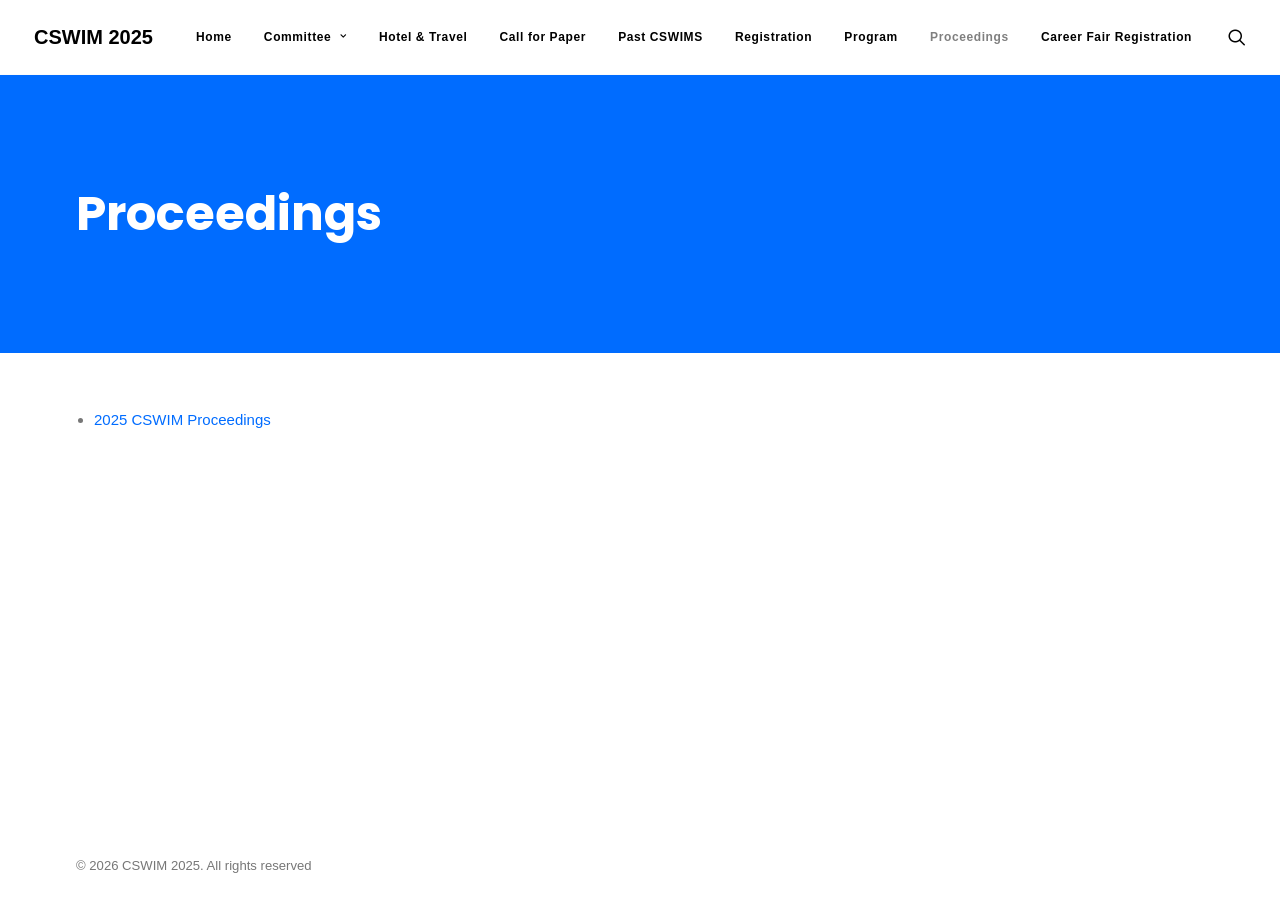
<file: proceedings/index.html>
<!DOCTYPE html><html class="no-touch" lang="en-US" xmlns="http://www.w3.org/1999/xhtml"><head>
<meta http-equiv="Content-Type" content="text/html; charset=UTF-8">
<meta name="viewport" content="width=device-width, initial-scale=1">
<link rel="profile" href="http://gmpg.org/xfn/11">
<link rel="pingback" href="https://2025.cswimworkshop.org/xmlrpc.php">
<title>Proceedings – CSWIM 2025</title>
<meta name="robots" content="max-image-preview:large">
<link rel="dns-prefetch" href="//fonts.googleapis.com">
<link rel="alternate" type="application/rss+xml" title="CSWIM 2025 » Feed" href="https://2025.cswimworkshop.org/feed/">
<link rel="alternate" type="application/rss+xml" title="CSWIM 2025 » Comments Feed" href="https://2025.cswimworkshop.org/comments/feed/">
<link rel="alternate" type="text/calendar" title="CSWIM 2025 » iCal Feed" href="https://2025.cswimworkshop.org/events/?ical=1">
<link rel="alternate" title="oEmbed (JSON)" type="application/json+oembed" href="https://2025.cswimworkshop.org/wp-json/oembed/1.0/embed?url=https%3A%2F%2F2025.cswimworkshop.org%2Fproceedings%2F">
<link rel="alternate" title="oEmbed (XML)" type="text/xml+oembed" href="https://2025.cswimworkshop.org/wp-json/oembed/1.0/embed?url=https%3A%2F%2F2025.cswimworkshop.org%2Fproceedings%2F&amp;format=xml">
<style id="wp-img-auto-sizes-contain-inline-css">
img:is([sizes=auto i],[sizes^="auto," i]){contain-intrinsic-size:3000px 1500px}
/*# sourceURL=wp-img-auto-sizes-contain-inline-css */
</style>
<style id="wp-emoji-styles-inline-css">

	img.wp-smiley, img.emoji {
		display: inline !important;
		border: none !important;
		box-shadow: none !important;
		height: 1em !important;
		width: 1em !important;
		margin: 0 0.07em !important;
		vertical-align: -0.1em !important;
		background: none !important;
		padding: 0 !important;
	}
/*# sourceURL=wp-emoji-styles-inline-css */
</style>
<style id="wp-block-library-inline-css">
:root{--wp-block-synced-color:#7a00df;--wp-block-synced-color--rgb:122,0,223;--wp-bound-block-color:var(--wp-block-synced-color);--wp-editor-canvas-background:#ddd;--wp-admin-theme-color:#007cba;--wp-admin-theme-color--rgb:0,124,186;--wp-admin-theme-color-darker-10:#006ba1;--wp-admin-theme-color-darker-10--rgb:0,107,160.5;--wp-admin-theme-color-darker-20:#005a87;--wp-admin-theme-color-darker-20--rgb:0,90,135;--wp-admin-border-width-focus:2px}@media (min-resolution:192dpi){:root{--wp-admin-border-width-focus:1.5px}}.wp-element-button{cursor:pointer}:root .has-very-light-gray-background-color{background-color:#eee}:root .has-very-dark-gray-background-color{background-color:#313131}:root .has-very-light-gray-color{color:#eee}:root .has-very-dark-gray-color{color:#313131}:root .has-vivid-green-cyan-to-vivid-cyan-blue-gradient-background{background:linear-gradient(135deg,#00d084,#0693e3)}:root .has-purple-crush-gradient-background{background:linear-gradient(135deg,#34e2e4,#4721fb 50%,#ab1dfe)}:root .has-hazy-dawn-gradient-background{background:linear-gradient(135deg,#faaca8,#dad0ec)}:root .has-subdued-olive-gradient-background{background:linear-gradient(135deg,#fafae1,#67a671)}:root .has-atomic-cream-gradient-background{background:linear-gradient(135deg,#fdd79a,#004a59)}:root .has-nightshade-gradient-background{background:linear-gradient(135deg,#330968,#31cdcf)}:root .has-midnight-gradient-background{background:linear-gradient(135deg,#020381,#2874fc)}:root{--wp--preset--font-size--normal:16px;--wp--preset--font-size--huge:42px}.has-regular-font-size{font-size:1em}.has-larger-font-size{font-size:2.625em}.has-normal-font-size{font-size:var(--wp--preset--font-size--normal)}.has-huge-font-size{font-size:var(--wp--preset--font-size--huge)}:root .has-text-align-center{text-align:center}:root .has-text-align-left{text-align:left}:root .has-text-align-right{text-align:right}.has-fit-text{white-space:nowrap!important}#end-resizable-editor-section{display:none}.aligncenter{clear:both}.items-justified-left{justify-content:flex-start}.items-justified-center{justify-content:center}.items-justified-right{justify-content:flex-end}.items-justified-space-between{justify-content:space-between}.screen-reader-text{word-wrap:normal!important;border:0;clip-path:inset(50%);height:1px;margin:-1px;overflow:hidden;padding:0;position:absolute;width:1px}.screen-reader-text:focus{background-color:#ddd;clip-path:none;color:#444;display:block;font-size:1em;height:auto;left:5px;line-height:normal;padding:15px 23px 14px;text-decoration:none;top:5px;width:auto;z-index:100000}html :where(.has-border-color){border-style:solid}html :where([style*=border-color]){border-style:solid}html :where([style*=border-top-color]){border-top-style:solid}html :where([style*=border-right-color]){border-right-style:solid}html :where([style*=border-bottom-color]){border-bottom-style:solid}html :where([style*=border-left-color]){border-left-style:solid}html :where([style*=border-width]){border-style:solid}html :where([style*=border-top-width]){border-top-style:solid}html :where([style*=border-right-width]){border-right-style:solid}html :where([style*=border-bottom-width]){border-bottom-style:solid}html :where([style*=border-left-width]){border-left-style:solid}html :where(img[class*=wp-image-]){height:auto;max-width:100%}:where(figure){margin:0 0 1em}html :where(.is-position-sticky){--wp-admin--admin-bar--position-offset:var(--wp-admin--admin-bar--height,0px)}@media screen and (max-width:600px){html :where(.is-position-sticky){--wp-admin--admin-bar--position-offset:0px}}

/*# sourceURL=/wp-includes/css/dist/block-library/common.min.css */
</style>
<style id="classic-theme-styles-inline-css">
/*! This file is auto-generated */
.wp-block-button__link{color:#fff;background-color:#32373c;border-radius:9999px;box-shadow:none;text-decoration:none;padding:calc(.667em + 2px) calc(1.333em + 2px);font-size:1.125em}.wp-block-file__button{background:#32373c;color:#fff;text-decoration:none}
/*# sourceURL=/wp-includes/css/classic-themes.min.css */
</style>

<style id="global-styles-inline-css">
:root{--wp--preset--aspect-ratio--square: 1;--wp--preset--aspect-ratio--4-3: 4/3;--wp--preset--aspect-ratio--3-4: 3/4;--wp--preset--aspect-ratio--3-2: 3/2;--wp--preset--aspect-ratio--2-3: 2/3;--wp--preset--aspect-ratio--16-9: 16/9;--wp--preset--aspect-ratio--9-16: 9/16;--wp--preset--color--black: #000000;--wp--preset--color--cyan-bluish-gray: #abb8c3;--wp--preset--color--white: #ffffff;--wp--preset--color--pale-pink: #f78da7;--wp--preset--color--vivid-red: #cf2e2e;--wp--preset--color--luminous-vivid-orange: #ff6900;--wp--preset--color--luminous-vivid-amber: #fcb900;--wp--preset--color--light-green-cyan: #7bdcb5;--wp--preset--color--vivid-green-cyan: #00d084;--wp--preset--color--pale-cyan-blue: #8ed1fc;--wp--preset--color--vivid-cyan-blue: #0693e3;--wp--preset--color--vivid-purple: #9b51e0;--wp--preset--gradient--vivid-cyan-blue-to-vivid-purple: linear-gradient(135deg,rgb(6,147,227) 0%,rgb(155,81,224) 100%);--wp--preset--gradient--light-green-cyan-to-vivid-green-cyan: linear-gradient(135deg,rgb(122,220,180) 0%,rgb(0,208,130) 100%);--wp--preset--gradient--luminous-vivid-amber-to-luminous-vivid-orange: linear-gradient(135deg,rgb(252,185,0) 0%,rgb(255,105,0) 100%);--wp--preset--gradient--luminous-vivid-orange-to-vivid-red: linear-gradient(135deg,rgb(255,105,0) 0%,rgb(207,46,46) 100%);--wp--preset--gradient--very-light-gray-to-cyan-bluish-gray: linear-gradient(135deg,rgb(238,238,238) 0%,rgb(169,184,195) 100%);--wp--preset--gradient--cool-to-warm-spectrum: linear-gradient(135deg,rgb(74,234,220) 0%,rgb(151,120,209) 20%,rgb(207,42,186) 40%,rgb(238,44,130) 60%,rgb(251,105,98) 80%,rgb(254,248,76) 100%);--wp--preset--gradient--blush-light-purple: linear-gradient(135deg,rgb(255,206,236) 0%,rgb(152,150,240) 100%);--wp--preset--gradient--blush-bordeaux: linear-gradient(135deg,rgb(254,205,165) 0%,rgb(254,45,45) 50%,rgb(107,0,62) 100%);--wp--preset--gradient--luminous-dusk: linear-gradient(135deg,rgb(255,203,112) 0%,rgb(199,81,192) 50%,rgb(65,88,208) 100%);--wp--preset--gradient--pale-ocean: linear-gradient(135deg,rgb(255,245,203) 0%,rgb(182,227,212) 50%,rgb(51,167,181) 100%);--wp--preset--gradient--electric-grass: linear-gradient(135deg,rgb(202,248,128) 0%,rgb(113,206,126) 100%);--wp--preset--gradient--midnight: linear-gradient(135deg,rgb(2,3,129) 0%,rgb(40,116,252) 100%);--wp--preset--font-size--small: 13px;--wp--preset--font-size--medium: 20px;--wp--preset--font-size--large: 36px;--wp--preset--font-size--x-large: 42px;--wp--preset--spacing--20: 0.44rem;--wp--preset--spacing--30: 0.67rem;--wp--preset--spacing--40: 1rem;--wp--preset--spacing--50: 1.5rem;--wp--preset--spacing--60: 2.25rem;--wp--preset--spacing--70: 3.38rem;--wp--preset--spacing--80: 5.06rem;--wp--preset--shadow--natural: 6px 6px 9px rgba(0, 0, 0, 0.2);--wp--preset--shadow--deep: 12px 12px 50px rgba(0, 0, 0, 0.4);--wp--preset--shadow--sharp: 6px 6px 0px rgba(0, 0, 0, 0.2);--wp--preset--shadow--outlined: 6px 6px 0px -3px rgb(255, 255, 255), 6px 6px rgb(0, 0, 0);--wp--preset--shadow--crisp: 6px 6px 0px rgb(0, 0, 0);}:where(body) { margin: 0; }:where(.is-layout-flex){gap: 0.5em;}:where(.is-layout-grid){gap: 0.5em;}body .is-layout-flex{display: flex;}.is-layout-flex{flex-wrap: wrap;align-items: center;}.is-layout-flex > :is(*, div){margin: 0;}body .is-layout-grid{display: grid;}.is-layout-grid > :is(*, div){margin: 0;}body{padding-top: 0px;padding-right: 0px;padding-bottom: 0px;padding-left: 0px;}:root :where(.wp-element-button, .wp-block-button__link){background-color: #32373c;border-width: 0;color: #fff;font-family: inherit;font-size: inherit;font-style: inherit;font-weight: inherit;letter-spacing: inherit;line-height: inherit;padding-top: calc(0.667em + 2px);padding-right: calc(1.333em + 2px);padding-bottom: calc(0.667em + 2px);padding-left: calc(1.333em + 2px);text-decoration: none;text-transform: inherit;}.has-black-color{color: var(--wp--preset--color--black) !important;}.has-cyan-bluish-gray-color{color: var(--wp--preset--color--cyan-bluish-gray) !important;}.has-white-color{color: var(--wp--preset--color--white) !important;}.has-pale-pink-color{color: var(--wp--preset--color--pale-pink) !important;}.has-vivid-red-color{color: var(--wp--preset--color--vivid-red) !important;}.has-luminous-vivid-orange-color{color: var(--wp--preset--color--luminous-vivid-orange) !important;}.has-luminous-vivid-amber-color{color: var(--wp--preset--color--luminous-vivid-amber) !important;}.has-light-green-cyan-color{color: var(--wp--preset--color--light-green-cyan) !important;}.has-vivid-green-cyan-color{color: var(--wp--preset--color--vivid-green-cyan) !important;}.has-pale-cyan-blue-color{color: var(--wp--preset--color--pale-cyan-blue) !important;}.has-vivid-cyan-blue-color{color: var(--wp--preset--color--vivid-cyan-blue) !important;}.has-vivid-purple-color{color: var(--wp--preset--color--vivid-purple) !important;}.has-black-background-color{background-color: var(--wp--preset--color--black) !important;}.has-cyan-bluish-gray-background-color{background-color: var(--wp--preset--color--cyan-bluish-gray) !important;}.has-white-background-color{background-color: var(--wp--preset--color--white) !important;}.has-pale-pink-background-color{background-color: var(--wp--preset--color--pale-pink) !important;}.has-vivid-red-background-color{background-color: var(--wp--preset--color--vivid-red) !important;}.has-luminous-vivid-orange-background-color{background-color: var(--wp--preset--color--luminous-vivid-orange) !important;}.has-luminous-vivid-amber-background-color{background-color: var(--wp--preset--color--luminous-vivid-amber) !important;}.has-light-green-cyan-background-color{background-color: var(--wp--preset--color--light-green-cyan) !important;}.has-vivid-green-cyan-background-color{background-color: var(--wp--preset--color--vivid-green-cyan) !important;}.has-pale-cyan-blue-background-color{background-color: var(--wp--preset--color--pale-cyan-blue) !important;}.has-vivid-cyan-blue-background-color{background-color: var(--wp--preset--color--vivid-cyan-blue) !important;}.has-vivid-purple-background-color{background-color: var(--wp--preset--color--vivid-purple) !important;}.has-black-border-color{border-color: var(--wp--preset--color--black) !important;}.has-cyan-bluish-gray-border-color{border-color: var(--wp--preset--color--cyan-bluish-gray) !important;}.has-white-border-color{border-color: var(--wp--preset--color--white) !important;}.has-pale-pink-border-color{border-color: var(--wp--preset--color--pale-pink) !important;}.has-vivid-red-border-color{border-color: var(--wp--preset--color--vivid-red) !important;}.has-luminous-vivid-orange-border-color{border-color: var(--wp--preset--color--luminous-vivid-orange) !important;}.has-luminous-vivid-amber-border-color{border-color: var(--wp--preset--color--luminous-vivid-amber) !important;}.has-light-green-cyan-border-color{border-color: var(--wp--preset--color--light-green-cyan) !important;}.has-vivid-green-cyan-border-color{border-color: var(--wp--preset--color--vivid-green-cyan) !important;}.has-pale-cyan-blue-border-color{border-color: var(--wp--preset--color--pale-cyan-blue) !important;}.has-vivid-cyan-blue-border-color{border-color: var(--wp--preset--color--vivid-cyan-blue) !important;}.has-vivid-purple-border-color{border-color: var(--wp--preset--color--vivid-purple) !important;}.has-vivid-cyan-blue-to-vivid-purple-gradient-background{background: var(--wp--preset--gradient--vivid-cyan-blue-to-vivid-purple) !important;}.has-light-green-cyan-to-vivid-green-cyan-gradient-background{background: var(--wp--preset--gradient--light-green-cyan-to-vivid-green-cyan) !important;}.has-luminous-vivid-amber-to-luminous-vivid-orange-gradient-background{background: var(--wp--preset--gradient--luminous-vivid-amber-to-luminous-vivid-orange) !important;}.has-luminous-vivid-orange-to-vivid-red-gradient-background{background: var(--wp--preset--gradient--luminous-vivid-orange-to-vivid-red) !important;}.has-very-light-gray-to-cyan-bluish-gray-gradient-background{background: var(--wp--preset--gradient--very-light-gray-to-cyan-bluish-gray) !important;}.has-cool-to-warm-spectrum-gradient-background{background: var(--wp--preset--gradient--cool-to-warm-spectrum) !important;}.has-blush-light-purple-gradient-background{background: var(--wp--preset--gradient--blush-light-purple) !important;}.has-blush-bordeaux-gradient-background{background: var(--wp--preset--gradient--blush-bordeaux) !important;}.has-luminous-dusk-gradient-background{background: var(--wp--preset--gradient--luminous-dusk) !important;}.has-pale-ocean-gradient-background{background: var(--wp--preset--gradient--pale-ocean) !important;}.has-electric-grass-gradient-background{background: var(--wp--preset--gradient--electric-grass) !important;}.has-midnight-gradient-background{background: var(--wp--preset--gradient--midnight) !important;}.has-small-font-size{font-size: var(--wp--preset--font-size--small) !important;}.has-medium-font-size{font-size: var(--wp--preset--font-size--medium) !important;}.has-large-font-size{font-size: var(--wp--preset--font-size--large) !important;}.has-x-large-font-size{font-size: var(--wp--preset--font-size--x-large) !important;}
/*# sourceURL=global-styles-inline-css */
</style>

<link rel="stylesheet" id="uncodefont-google-css" href="//fonts.googleapis.com/css?family=Poppins:100,100italic,200,200italic,300,300italic,regular,italic,500,500italic,600,600italic,700,700italic,800,800italic,900,900italic&amp;subset=latin,latin-ext,devanagari&amp;ver=2.2.4" media="all">
<link rel="stylesheet" id="uncode-style-css" href="../wp-content/themes/uncode/library/css/style__ver=232355222.css" media="all">
<style id="uncode-style-inline-css">

@media (min-width: 960px) { .limit-width { max-width: 1200px; margin: auto;}}
#changer-back-color { transition: background-color 1000ms cubic-bezier(0.25, 1, 0.5, 1) !important; } #changer-back-color > div { transition: opacity 1000ms cubic-bezier(0.25, 1, 0.5, 1) !important; } body.bg-changer-init.disable-hover .main-wrapper .style-light,  body.bg-changer-init.disable-hover .main-wrapper .style-light h1,  body.bg-changer-init.disable-hover .main-wrapper .style-light h2, body.bg-changer-init.disable-hover .main-wrapper .style-light h3, body.bg-changer-init.disable-hover .main-wrapper .style-light h4, body.bg-changer-init.disable-hover .main-wrapper .style-light h5, body.bg-changer-init.disable-hover .main-wrapper .style-light h6, body.bg-changer-init.disable-hover .main-wrapper .style-light a, body.bg-changer-init.disable-hover .main-wrapper .style-dark, body.bg-changer-init.disable-hover .main-wrapper .style-dark h1, body.bg-changer-init.disable-hover .main-wrapper .style-dark h2, body.bg-changer-init.disable-hover .main-wrapper .style-dark h3, body.bg-changer-init.disable-hover .main-wrapper .style-dark h4, body.bg-changer-init.disable-hover .main-wrapper .style-dark h5, body.bg-changer-init.disable-hover .main-wrapper .style-dark h6, body.bg-changer-init.disable-hover .main-wrapper .style-dark a { transition: color 1000ms cubic-bezier(0.25, 1, 0.5, 1) !important; }
/*# sourceURL=uncode-style-inline-css */
</style>
<link rel="stylesheet" id="uncode-icons-css" href="../wp-content/themes/uncode/library/css/uncode-icons__ver=232355222.css" media="all">
<link rel="stylesheet" id="uncode-custom-style-css" href="../wp-content/themes/uncode/library/css/style-custom__ver=232355222.css" media="all">
<script id="ai-uncode-js" src="../wp-content/themes/uncode/library/js/ai-uncode.js" data-home="/" data-path="/" data-breakpoints-images="258,516,720,1032,1440,2064,2880"></script>
<script id="uncode-init-js-extra">
var SiteParameters = {"days":"days","hours":"hours","minutes":"minutes","seconds":"seconds","constant_scroll":"on","scroll_speed":"2","parallax_factor":"0.25","loading":"Loading\u2026","slide_name":"slide","slide_footer":"footer","ajax_url":"https://2025.cswimworkshop.org/wp-admin/admin-ajax.php","nonce_adaptive_images":"5737d90e55","nonce_srcset_async":"7de898257f","enable_debug":"","block_mobile_videos":"","is_frontend_editor":"","main_width":["1200","px"],"mobile_parallax_allowed":"","listen_for_screen_update":"1","wireframes_plugin_active":"","sticky_elements":"","resize_quality":"90","register_metadata":"","bg_changer_time":"1000","update_wc_fragments":"1","optimize_shortpixel_image":"","menu_mobile_offcanvas_gap":"45","custom_cursor_selector":"[href], .trigger-overlay, .owl-next, .owl-prev, .owl-dot, input[type=\"submit\"], input[type=\"checkbox\"], button[type=\"submit\"], a[class^=\"ilightbox\"], .ilightbox-thumbnail, .ilightbox-prev, .ilightbox-next, .overlay-close, .unmodal-close, .qty-inset \u003E span, .share-button li, .uncode-post-titles .tmb.tmb-click-area, .btn-link, .tmb-click-row .t-inside, .lg-outer button, .lg-thumb img, a[data-lbox], .uncode-close-offcanvas-overlay","mobile_parallax_animation":"","lbox_enhanced":"","native_media_player":"","vimeoPlayerParams":"?autoplay=0","ajax_filter_key_search":"key","ajax_filter_key_unfilter":"unfilter","index_pagination_disable_scroll":"","index_pagination_scroll_to":"","uncode_wc_popup_cart_qty":"","uncode_adaptive":"1","ai_breakpoints":"258,516,720,1032,1440,2064,2880"};
//# sourceURL=uncode-init-js-extra
</script>
<script id="uncode-init-js" src="../wp-content/themes/uncode/library/js/init__ver=232355222.js"></script>
<script id="jquery-core-js" src="../wp-includes/js/jquery/jquery.min__ver=3.7.1.js"></script>
<script id="jquery-migrate-js" src="../wp-includes/js/jquery/jquery-migrate.min__ver=3.4.1.js"></script>
<link rel="https://api.w.org/" href="https://2025.cswimworkshop.org/wp-json/"><link rel="alternate" title="JSON" type="application/json" href="https://2025.cswimworkshop.org/wp-json/wp/v2/pages/502"><link rel="EditURI" type="application/rsd+xml" title="RSD" href="https://2025.cswimworkshop.org/xmlrpc.php?rsd">

<link rel="canonical" href="./proceedings">
<link rel="shortlink" href="https://2025.cswimworkshop.org/?p=502">
<meta name="tec-api-version" content="v1"><meta name="tec-api-origin" content="https://2025.cswimworkshop.org"><link rel="alternate" href="https://2025.cswimworkshop.org/wp-json/tribe/events/v1/"><style>.recentcomments a{display:inline !important;padding:0 !important;margin:0 !important;}</style><noscript><style> .wpb_animate_when_almost_visible { opacity: 1; }</style></noscript></head>
<body class="wp-singular page-template-default page page-id-502 wp-theme-uncode style-color-lxmt-bg tribe-no-js hormenu-position-left megamenu-full-submenu hmenu hmenu-position-right header-full-width main-center-align menu-mobile-transparent textual-accent-color menu-mobile-default mobile-parallax-not-allowed ilb-no-bounce unreg qw-body-scroll-disabled no-qty-fx wpb-js-composer js-comp-ver-6.7.0 vc_responsive" data-border="0">
		<div id="vh_layout_help"></div><div class="body-borders" data-border="0"><div class="top-border body-border-shadow"></div><div class="right-border body-border-shadow"></div><div class="bottom-border body-border-shadow"></div><div class="left-border body-border-shadow"></div><div class="top-border style-light-bg"></div><div class="right-border style-light-bg"></div><div class="bottom-border style-light-bg"></div><div class="left-border style-light-bg"></div></div>	<div class="box-wrapper">
		<div class="box-container">
		<script type="text/javascript" id="initBox">UNCODE.initBox();</script>
		<div class="menu-wrapper">
													
													<header id="masthead" class="navbar menu-primary menu-light submenu-light menu-transparent menu-add-padding style-light-original single-h-padding menu-absolute menu-with-logo">
														<div class="menu-container style-color-xsdn-bg menu-borders">
															<div class="row-menu">
																<div class="row-menu-inner">
																	<div id="logo-container-mobile" class="col-lg-0 logo-container middle">
																		<div id="main-logo" class="navbar-header style-light">
																			<a href="../index.html" class="navbar-brand" data-minheight="20" aria-label="CSWIM 2025"><h2 class="text-logo h3 logo-skinnable main-logo" data-maxheight="20" style="font-size:20px;">CSWIM 2025</h2></a>
																		</div>
																		<div class="mmb-container"><div class="mobile-additional-icons"></div><div class="mobile-menu-button mobile-menu-button-light lines-button"><span class="lines"><span></span></span></div></div>
																	</div>
																	<div class="col-lg-12 main-menu-container middle">
																		<div class="menu-horizontal">
																			<div class="menu-horizontal-inner">
																				<div class="nav navbar-nav navbar-main navbar-nav-first"><ul id="menu-menu" class="menu-primary-inner menu-smart sm"><li id="menu-item-49" class="menu-item menu-item-type-post_type menu-item-object-page menu-item-home menu-item-49 menu-item-link"><a title="Home" href="../index.html">Home<i class="fa fa-angle-right fa-dropdown"></i></a></li>
<li id="menu-item-567" class="menu-item menu-item-type-custom menu-item-object-custom menu-item-has-children menu-item-567 dropdown menu-item-link"><a title="Committee" href="./index.html" data-toggle="dropdown" class="dropdown-toggle" data-type="title">Committee<i class="fa fa-angle-down fa-dropdown"></i></a>
<ul role="menu" class="drop-menu">
	<li id="menu-item-970" class="menu-item menu-item-type-post_type menu-item-object-page menu-item-970"><a title="Program Committee" href="../program-committee/index.html">Program Committee<i class="fa fa-angle-right fa-dropdown"></i></a></li>
	<li id="menu-item-977" class="menu-item menu-item-type-post_type menu-item-object-page menu-item-977"><a title="Advisory Committee" href="../advisory-committee/index.html">Advisory Committee<i class="fa fa-angle-right fa-dropdown"></i></a></li>
	<li id="menu-item-1026" class="menu-item menu-item-type-post_type menu-item-object-page menu-item-1026"><a title="Keynote" href="../keynote/index.html">Keynote<i class="fa fa-angle-right fa-dropdown"></i></a></li>
	<li id="menu-item-978" class="menu-item menu-item-type-post_type menu-item-object-page menu-item-978"><a title="Panel Discussions" href="../panel-discussions/index.html">Panel Discussions<i class="fa fa-angle-right fa-dropdown"></i></a></li>
	<li id="menu-item-532" class="menu-item menu-item-type-post_type menu-item-object-page menu-item-532"><a title="Organizing Committee" href="../organizing-committee/index.html">Organizing Committee<i class="fa fa-angle-right fa-dropdown"></i></a></li>
</ul>
</li>
<li id="menu-item-959" class="menu-item menu-item-type-post_type menu-item-object-page menu-item-959 menu-item-link"><a title="Hotel &amp; Travel" href="../hotel-travel/index.html">Hotel &amp; Travel<i class="fa fa-angle-right fa-dropdown"></i></a></li>
<li id="menu-item-524" class="menu-item menu-item-type-post_type menu-item-object-page menu-item-524 menu-item-link"><a title="Call for Paper" href="../call-for-paper/index.html">Call for Paper<i class="fa fa-angle-right fa-dropdown"></i></a></li>
<li id="menu-item-139" class="menu-item menu-item-type-custom menu-item-object-custom menu-item-139 menu-item-link"><a title="Past CSWIMS" href="http://cswimworkshop.org/">Past CSWIMS<i class="fa fa-angle-right fa-dropdown"></i></a></li>
<li id="menu-item-793" class="menu-item menu-item-type-post_type menu-item-object-page menu-item-793 menu-item-link"><a title="Registration" href="../registration/index.html">Registration<i class="fa fa-angle-right fa-dropdown"></i></a></li>
<li id="menu-item-1003" class="menu-item menu-item-type-post_type menu-item-object-page menu-item-1003 menu-item-link"><a title="Program" href="../program/index.html">Program<i class="fa fa-angle-right fa-dropdown"></i></a></li>
<li id="menu-item-988" class="menu-item menu-item-type-post_type menu-item-object-page current-menu-item page_item page-item-502 current_page_item menu-item-988 active menu-item-link"><a title="Proceedings" href="./index.html">Proceedings<i class="fa fa-angle-right fa-dropdown"></i></a></li>
<li id="menu-item-1001" class="menu-item menu-item-type-post_type menu-item-object-page menu-item-1001 menu-item-link"><a title="Career Fair Registration" href="../career-fair-registration/index.html">Career Fair Registration<i class="fa fa-angle-right fa-dropdown"></i></a></li>
</ul></div><div class="uncode-close-offcanvas-mobile lines-button close navbar-mobile-el"><span class="lines"></span></div><div class="nav navbar-nav navbar-nav-last navbar-extra-icons"><ul class="menu-smart sm menu-icons"><li class="menu-item-link search-icon style-light dropdown "><a href="./index.html" class="trigger-overlay search-icon" data-area="search" data-container="box-container" aria-label="Search">
													<i class="fa fa-search3"></i><span class="desktop-hidden"><span>Search</span></span><i class="fa fa-angle-down fa-dropdown desktop-hidden"></i>
													</a><ul role="menu" class="drop-menu desktop-hidden">
														<li>
															<form class="search" method="get" action="https://2025.cswimworkshop.org/">
																<input type="search" class="search-field no-livesearch" placeholder="Search…" value="" name="s" title="Search…"></form>
														</li>
													</ul></li></ul></div><div class="desktop-hidden menu-accordion-secondary">
														 							</div></div>
																		</div>
																	</div>
																</div>
															</div></div>
													</header>
												</div>			<script type="text/javascript" id="fixMenuHeight">UNCODE.fixMenuHeight();</script>
			<div class="main-wrapper">
				<div class="main-container">
					<div class="page-wrapper">
						<div class="sections-container">
<script type="text/javascript">UNCODE.initHeader();</script><article id="post-502" class="page-body style-light-bg post-502 page type-page status-publish hentry">
						<div class="post-wrapper">
							<div class="post-body"><div class="post-content un-no-sidebar-layout"><div data-parent="true" class="vc_row style-accent-bg row-container" id="row-unique-0"><div class="row limit-width row-parent" data-height-ratio="31"><div class="wpb_row row-inner"><div class="wpb_column pos-middle pos-center align_left column_parent col-lg-12 single-internal-gutter"><div class="uncol style-light"><div class="uncoltable"><div class="uncell no-block-padding"><div class="uncont"><div class="vc_custom_heading_wrap "><div class="heading-text el-text"><h1 class="font-695280 fontsize-127889 font-weight-700 text-color-xsdn-color"><span><span style="color: #ffffff;">Proceedings</span></span></h1></div><div class="clear"></div></div></div></div></div></div></div><script id="script-row-unique-0" data-row="script-row-unique-0" type="text/javascript" class="vc_controls">UNCODE.initRow(document.getElementById("row-unique-0"));</script></div></div></div><div data-parent="true" class="vc_row row-container" id="row-unique-1"><div class="row limit-width row-parent"><div class="wpb_row row-inner"><div class="wpb_column pos-top pos-center align_left column_parent col-lg-8 single-internal-gutter"><div class="uncol style-light"><div class="uncoltable"><div class="uncell no-block-padding"><div class="uncont"><div class="uncode_text_column"><p></p>
<ul>
<li><a href="../wp-content/uploads/2025/06/2025-CSWIM-Proceedings.pdf">2025 CSWIM Proceedings</a></li>
</ul>
<p>
</p></div></div></div></div></div></div><script id="script-row-unique-1" data-row="script-row-unique-1" type="text/javascript" class="vc_controls">UNCODE.initRow(document.getElementById("row-unique-1"));</script></div></div></div>
</div></div>
						</div>
					</article>
								</div><!-- sections container -->
							</div><!-- page wrapper -->
												<footer id="colophon" class="site-footer">
							<div class="row-container style-light-bg footer-last">
		  					<div class="row row-parent style-light limit-width no-top-padding no-h-padding no-bottom-padding">
									<div class="site-info uncell col-lg-6 pos-middle text-left">© 2026 CSWIM 2025. All rights reserved</div><!-- site info -->
								</div>
							</div>						</footer>
																	</div><!-- main container -->
				</div><!-- main wrapper -->
							</div><!-- box container -->
					</div><!-- box wrapper -->
		<div class="style-light footer-scroll-top"><a href="./index.html" class="scroll-top"><i class="fa fa-angle-up fa-stack btn-default btn-hover-nobg"></i></a></div>
					<div class="overlay overlay-sequential overlay-full style-dark style-dark-bg overlay-search" data-area="search" data-container="box-container">
				<div class="mmb-container"><div class="menu-close-search mobile-menu-button menu-button-offcanvas mobile-menu-button-dark lines-button overlay-close close" data-area="search" data-container="box-container"><span class="lines"></span></div></div>
				<div class="search-container"><form action="https://2025.cswimworkshop.org/" method="get">
	<div class="search-container-inner">
		<input type="search" class="search-field form-fluid no-livesearch" placeholder="Search…" value="" name="s" title="Search for:">
		<i class="fa fa-search3"></i>

			</div>
</form>
</div>
			</div>
		
	<script type="speculationrules">
{"prefetch":[{"source":"document","where":{"and":[{"href_matches":"/*"},{"not":{"href_matches":["/wp-*.php","/wp-admin/*","/wp-content/uploads/*","/wp-content/*","/wp-content/plugins/*","/wp-content/themes/uncode/*","/*\\?(.+)"]}},{"not":{"selector_matches":"a[rel~=\"nofollow\"]"}},{"not":{"selector_matches":".no-prefetch, .no-prefetch a"}}]},"eagerness":"conservative"}]}
</script>
		<script>
		( function ( body ) {
			'use strict';
			body.className = body.className.replace( /\btribe-no-js\b/, 'tribe-js' );
		} )( document.body );
		</script>
		<script> /* <![CDATA[ */var tribe_l10n_datatables = {"aria":{"sort_ascending":": activate to sort column ascending","sort_descending":": activate to sort column descending"},"length_menu":"Show _MENU_ entries","empty_table":"No data available in table","info":"Showing _START_ to _END_ of _TOTAL_ entries","info_empty":"Showing 0 to 0 of 0 entries","info_filtered":"(filtered from _MAX_ total entries)","zero_records":"No matching records found","search":"Search:","all_selected_text":"All items on this page were selected. ","select_all_link":"Select all pages","clear_selection":"Clear Selection.","pagination":{"all":"All","next":"Next","previous":"Previous"},"select":{"rows":{"0":"","_":": Selected %d rows","1":": Selected 1 row"}},"datepicker":{"dayNames":["Sunday","Monday","Tuesday","Wednesday","Thursday","Friday","Saturday"],"dayNamesShort":["Sun","Mon","Tue","Wed","Thu","Fri","Sat"],"dayNamesMin":["S","M","T","W","T","F","S"],"monthNames":["January","February","March","April","May","June","July","August","September","October","November","December"],"monthNamesShort":["January","February","March","April","May","June","July","August","September","October","November","December"],"monthNamesMin":["Jan","Feb","Mar","Apr","May","Jun","Jul","Aug","Sep","Oct","Nov","Dec"],"nextText":"Next","prevText":"Prev","currentText":"Today","closeText":"Done","today":"Today","clear":"Clear"}};/* ]]> */ </script><script type="text/html" id="wpb-modifications"></script><script id="tec-user-agent-js" src="../wp-content/plugins/the-events-calendar/common/build/js/user-agent__ver=da75d0bdea6dde3898df.js"></script>
<script id="mediaelement-core-js-before">
var mejsL10n = {"language":"en","strings":{"mejs.download-file":"Download File","mejs.install-flash":"You are using a browser that does not have Flash player enabled or installed. Please turn on your Flash player plugin or download the latest version from https://get.adobe.com/flashplayer/","mejs.fullscreen":"Fullscreen","mejs.play":"Play","mejs.pause":"Pause","mejs.time-slider":"Time Slider","mejs.time-help-text":"Use Left/Right Arrow keys to advance one second, Up/Down arrows to advance ten seconds.","mejs.live-broadcast":"Live Broadcast","mejs.volume-help-text":"Use Up/Down Arrow keys to increase or decrease volume.","mejs.unmute":"Unmute","mejs.mute":"Mute","mejs.volume-slider":"Volume Slider","mejs.video-player":"Video Player","mejs.audio-player":"Audio Player","mejs.captions-subtitles":"Captions/Subtitles","mejs.captions-chapters":"Chapters","mejs.none":"None","mejs.afrikaans":"Afrikaans","mejs.albanian":"Albanian","mejs.arabic":"Arabic","mejs.belarusian":"Belarusian","mejs.bulgarian":"Bulgarian","mejs.catalan":"Catalan","mejs.chinese":"Chinese","mejs.chinese-simplified":"Chinese (Simplified)","mejs.chinese-traditional":"Chinese (Traditional)","mejs.croatian":"Croatian","mejs.czech":"Czech","mejs.danish":"Danish","mejs.dutch":"Dutch","mejs.english":"English","mejs.estonian":"Estonian","mejs.filipino":"Filipino","mejs.finnish":"Finnish","mejs.french":"French","mejs.galician":"Galician","mejs.german":"German","mejs.greek":"Greek","mejs.haitian-creole":"Haitian Creole","mejs.hebrew":"Hebrew","mejs.hindi":"Hindi","mejs.hungarian":"Hungarian","mejs.icelandic":"Icelandic","mejs.indonesian":"Indonesian","mejs.irish":"Irish","mejs.italian":"Italian","mejs.japanese":"Japanese","mejs.korean":"Korean","mejs.latvian":"Latvian","mejs.lithuanian":"Lithuanian","mejs.macedonian":"Macedonian","mejs.malay":"Malay","mejs.maltese":"Maltese","mejs.norwegian":"Norwegian","mejs.persian":"Persian","mejs.polish":"Polish","mejs.portuguese":"Portuguese","mejs.romanian":"Romanian","mejs.russian":"Russian","mejs.serbian":"Serbian","mejs.slovak":"Slovak","mejs.slovenian":"Slovenian","mejs.spanish":"Spanish","mejs.swahili":"Swahili","mejs.swedish":"Swedish","mejs.tagalog":"Tagalog","mejs.thai":"Thai","mejs.turkish":"Turkish","mejs.ukrainian":"Ukrainian","mejs.vietnamese":"Vietnamese","mejs.welsh":"Welsh","mejs.yiddish":"Yiddish"}};
//# sourceURL=mediaelement-core-js-before
</script>
<script id="mediaelement-core-js" src="../wp-includes/js/mediaelement/mediaelement-and-player.min__ver=4.2.17.js"></script>
<script id="mediaelement-migrate-js" src="../wp-includes/js/mediaelement/mediaelement-migrate.min__ver=7.0.1.js"></script>
<script id="mediaelement-js-extra">
var _wpmejsSettings = {"pluginPath":"/wp-includes/js/mediaelement/","classPrefix":"mejs-","stretching":"responsive","audioShortcodeLibrary":"mediaelement","videoShortcodeLibrary":"mediaelement"};
//# sourceURL=mediaelement-js-extra
</script>
<script id="wp-mediaelement-js" src="../wp-includes/js/mediaelement/wp-mediaelement.min__ver=7.0.1.js"></script>
<script id="uncode-plugins-js" src="../wp-content/themes/uncode/library/js/plugins__ver=232355222.js"></script>
<script id="uncode-app-js" src="../wp-content/themes/uncode/library/js/app__ver=232355222.js"></script>
<script id="wp-emoji-settings" type="application/json">
{"baseUrl":"https://s.w.org/images/core/emoji/17.0.2/72x72/","ext":".png","svgUrl":"https://s.w.org/images/core/emoji/17.0.2/svg/","svgExt":".svg","source":{"concatemoji":"https://2025.cswimworkshop.org/wp-includes/js/wp-emoji-release.min.js?ver=7.0.1"}}
</script>
<script type="module">
/*! This file is auto-generated */
const a=JSON.parse(document.getElementById("wp-emoji-settings").textContent),o=(window._wpemojiSettings=a,"wpEmojiSettingsSupports"),s=["flag","emoji"];function i(e){try{var t={supportTests:e,timestamp:(new Date).valueOf()};sessionStorage.setItem(o,JSON.stringify(t))}catch(e){}}function c(e,t,n){e.clearRect(0,0,e.canvas.width,e.canvas.height),e.fillText(t,0,0);t=new Uint32Array(e.getImageData(0,0,e.canvas.width,e.canvas.height).data);e.clearRect(0,0,e.canvas.width,e.canvas.height),e.fillText(n,0,0);const a=new Uint32Array(e.getImageData(0,0,e.canvas.width,e.canvas.height).data);return t.every((e,t)=>e===a[t])}function p(e,t){e.clearRect(0,0,e.canvas.width,e.canvas.height),e.fillText(t,0,0);var n=e.getImageData(16,16,1,1);for(let e=0;e<n.data.length;e++)if(0!==n.data[e])return!1;return!0}function u(e,t,n,a){switch(t){case"flag":return n(e,"\ud83c\udff3\ufe0f\u200d\u26a7\ufe0f","\ud83c\udff3\ufe0f\u200b\u26a7\ufe0f")?!1:!n(e,"\ud83c\udde8\ud83c\uddf6","\ud83c\udde8\u200b\ud83c\uddf6")&&!n(e,"\ud83c\udff4\udb40\udc67\udb40\udc62\udb40\udc65\udb40\udc6e\udb40\udc67\udb40\udc7f","\ud83c\udff4\u200b\udb40\udc67\u200b\udb40\udc62\u200b\udb40\udc65\u200b\udb40\udc6e\u200b\udb40\udc67\u200b\udb40\udc7f");case"emoji":return!a(e,"\ud83e\u1fac8")}return!1}function f(e,t,n,a){let r;const o=(r="undefined"!=typeof WorkerGlobalScope&&self instanceof WorkerGlobalScope?new OffscreenCanvas(300,150):document.createElement("canvas")).getContext("2d",{willReadFrequently:!0}),s=(o.textBaseline="top",o.font="600 32px Arial",{});return e.forEach(e=>{s[e]=t(o,e,n,a)}),s}function r(e){var t=document.createElement("script");t.src=e,t.defer=!0,document.head.appendChild(t)}a.supports={everything:!0,everythingExceptFlag:!0},new Promise(t=>{let n=function(){try{var e=JSON.parse(sessionStorage.getItem(o));if("object"==typeof e&&"number"==typeof e.timestamp&&(new Date).valueOf()<e.timestamp+604800&&"object"==typeof e.supportTests)return e.supportTests}catch(e){}return null}();if(!n){if("undefined"!=typeof Worker&&"undefined"!=typeof OffscreenCanvas&&"undefined"!=typeof URL&&URL.createObjectURL&&"undefined"!=typeof Blob)try{var e="postMessage("+f.toString()+"("+[JSON.stringify(s),u.toString(),c.toString(),p.toString()].join(",")+"));",a=new Blob([e],{type:"text/javascript"});const r=new Worker(URL.createObjectURL(a),{name:"wpTestEmojiSupports"});return void(r.onmessage=e=>{i(n=e.data),r.terminate(),t(n)})}catch(e){}i(n=f(s,u,c,p))}t(n)}).then(e=>{for(const n in e)a.supports[n]=e[n],a.supports.everything=a.supports.everything&&a.supports[n],"flag"!==n&&(a.supports.everythingExceptFlag=a.supports.everythingExceptFlag&&a.supports[n]);var t;a.supports.everythingExceptFlag=a.supports.everythingExceptFlag&&!a.supports.flag,a.supports.everything||((t=a.source||{}).concatemoji?r(t.concatemoji):t.wpemoji&&t.twemoji&&(r(t.twemoji),r(t.wpemoji)))});
//# sourceURL=https://2025.cswimworkshop.org/wp-includes/js/wp-emoji-loader.min.js
</script>


</body></html>
</file>
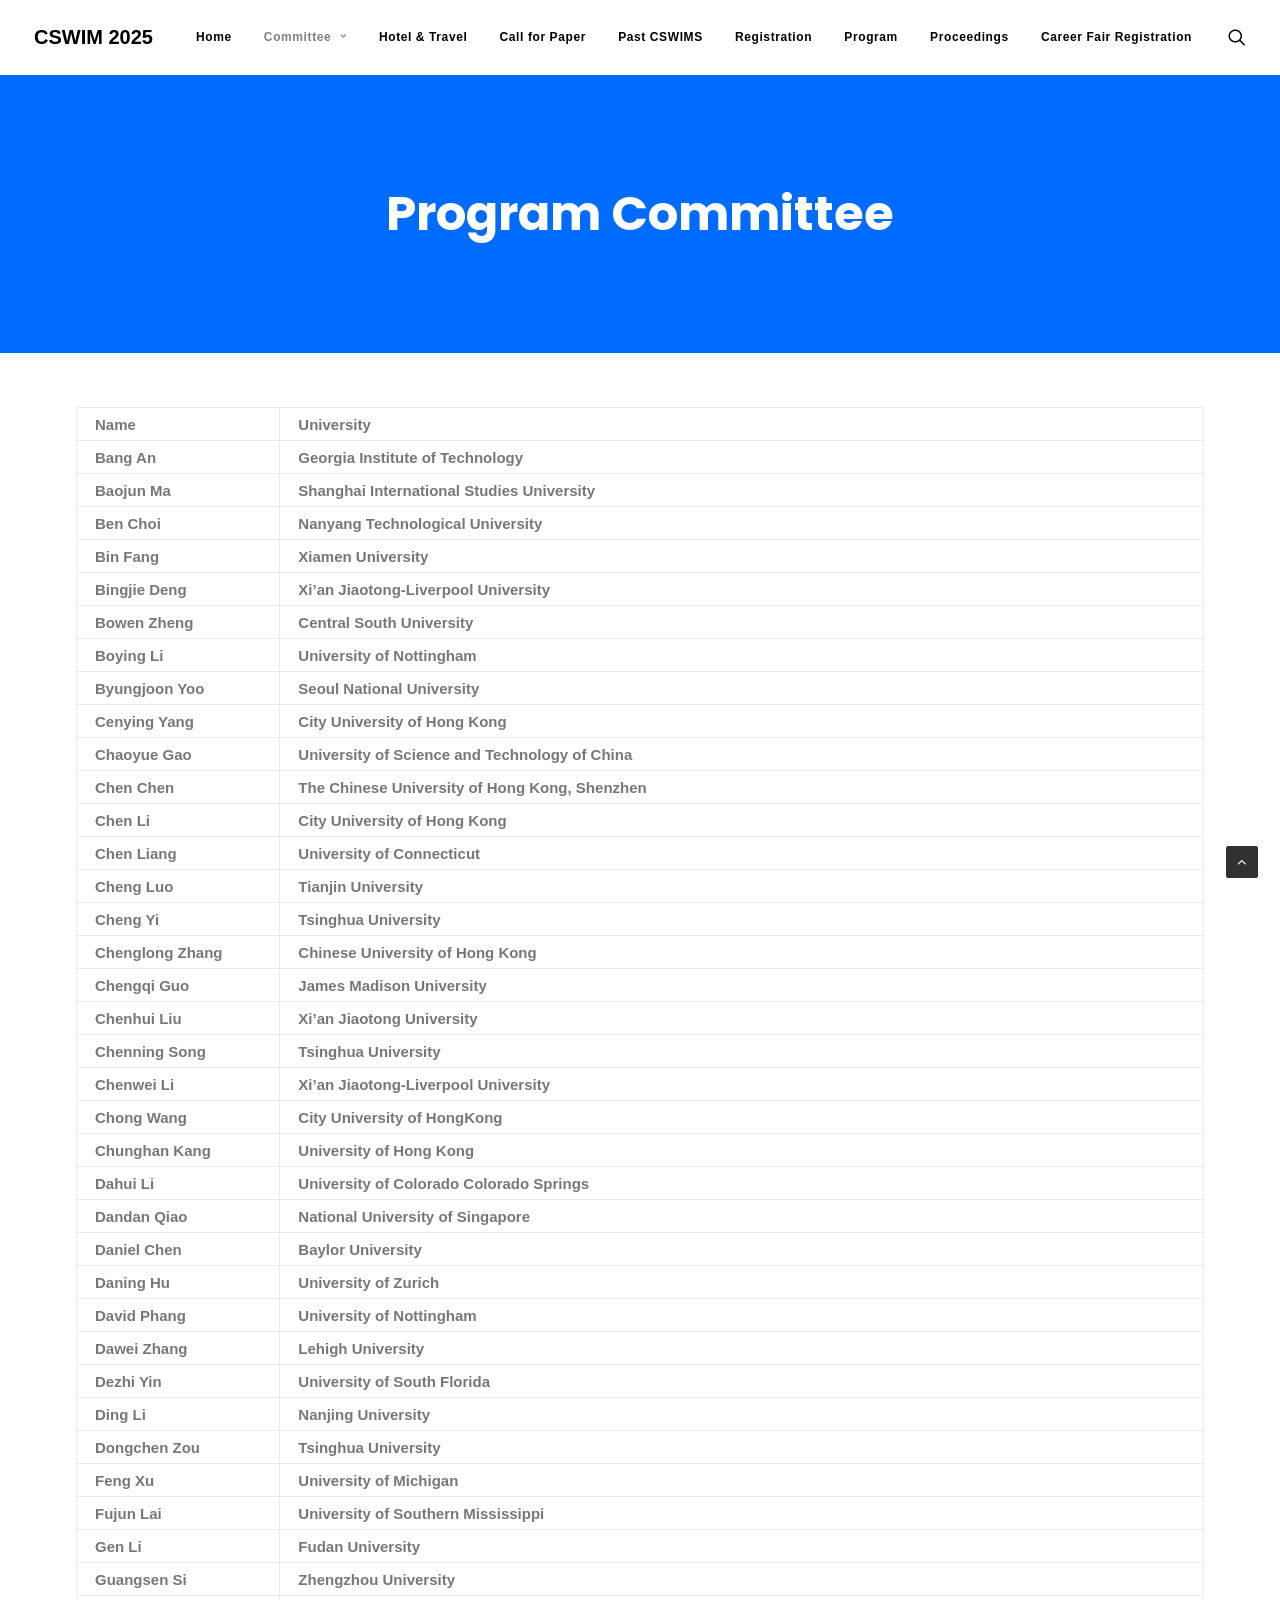
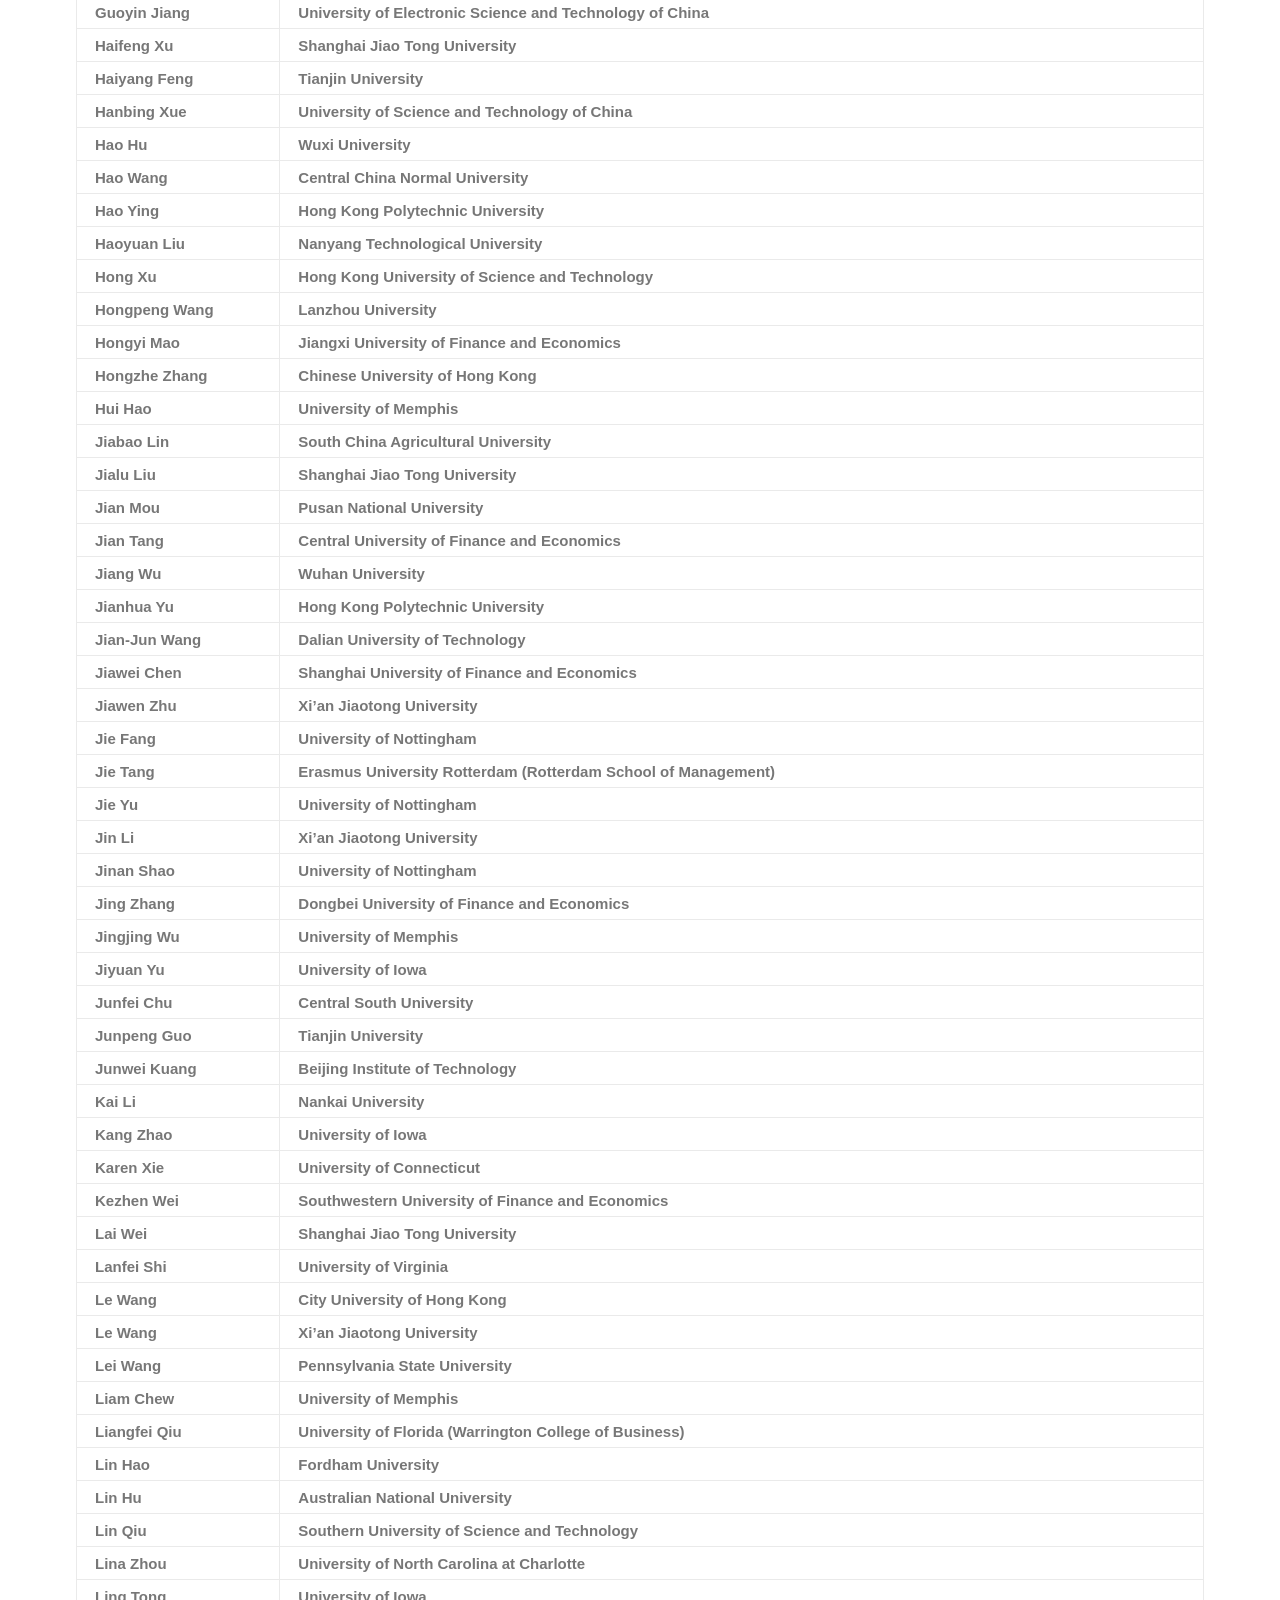
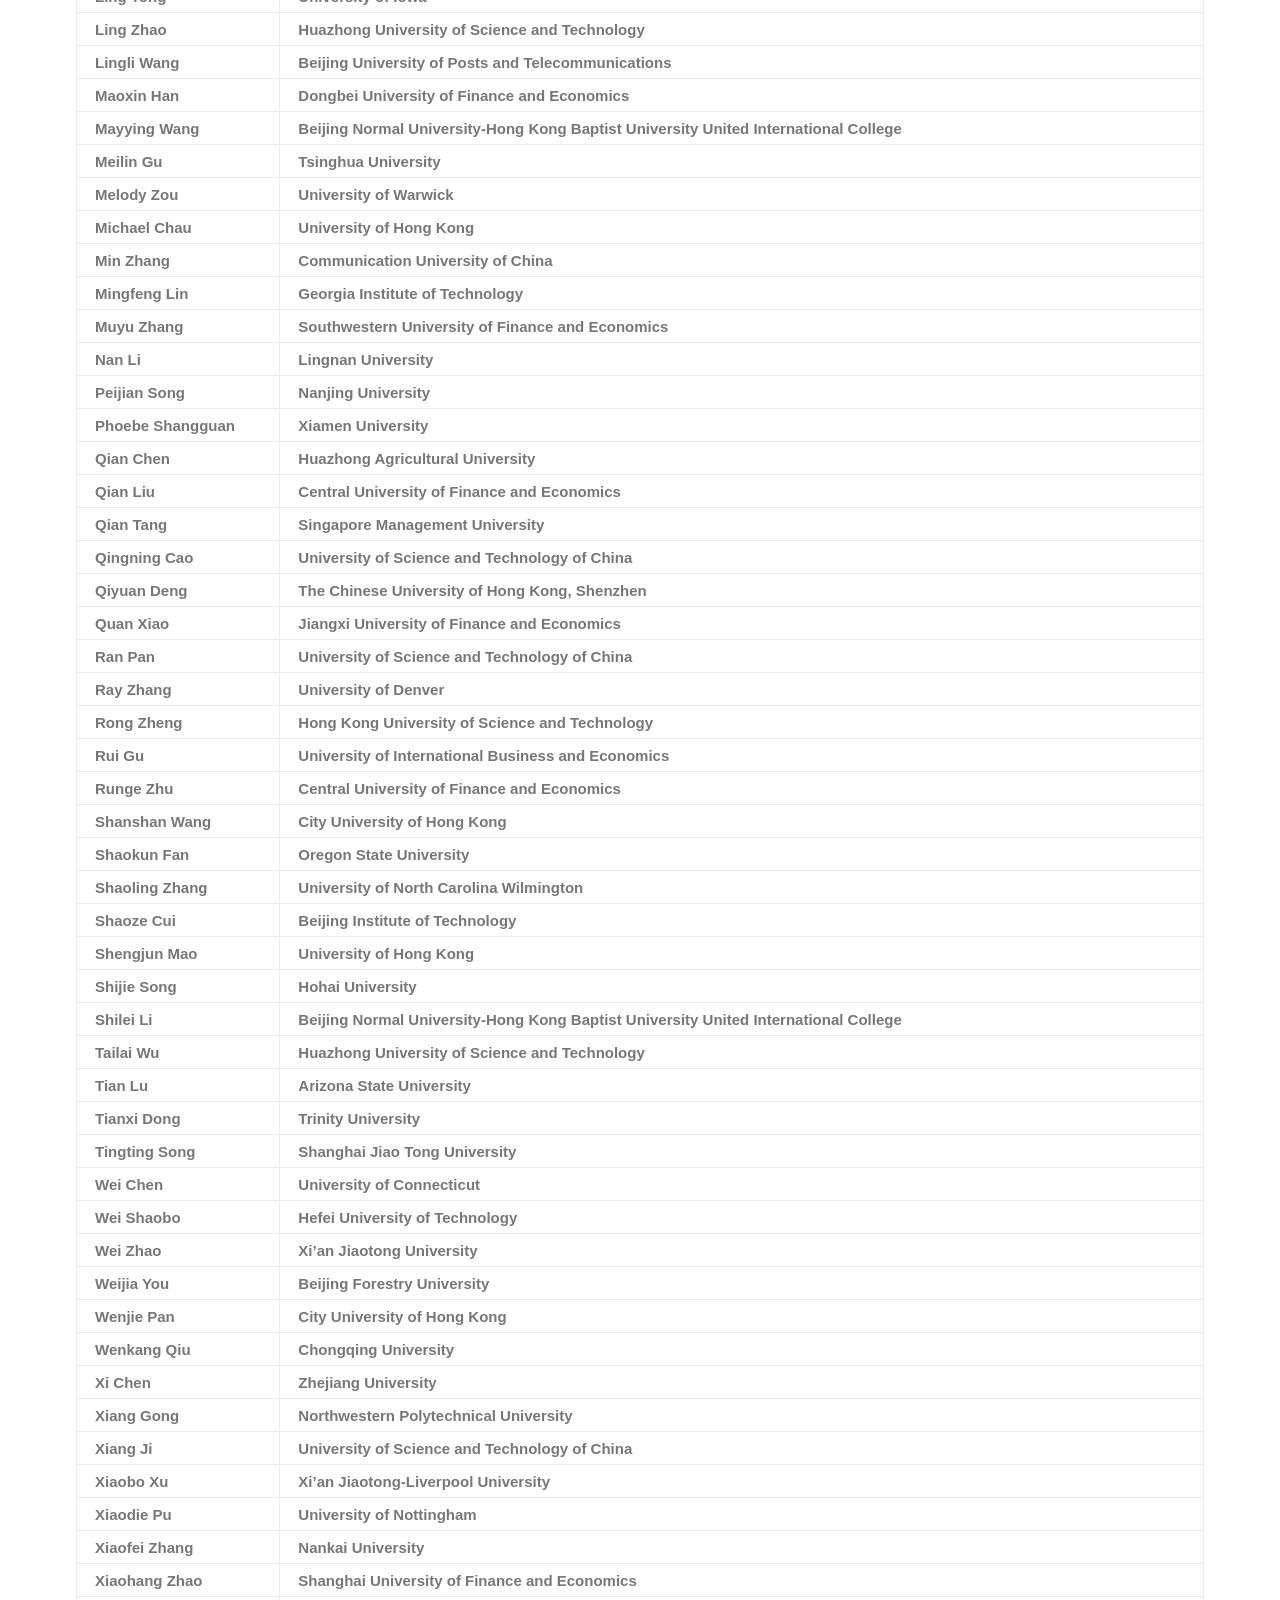
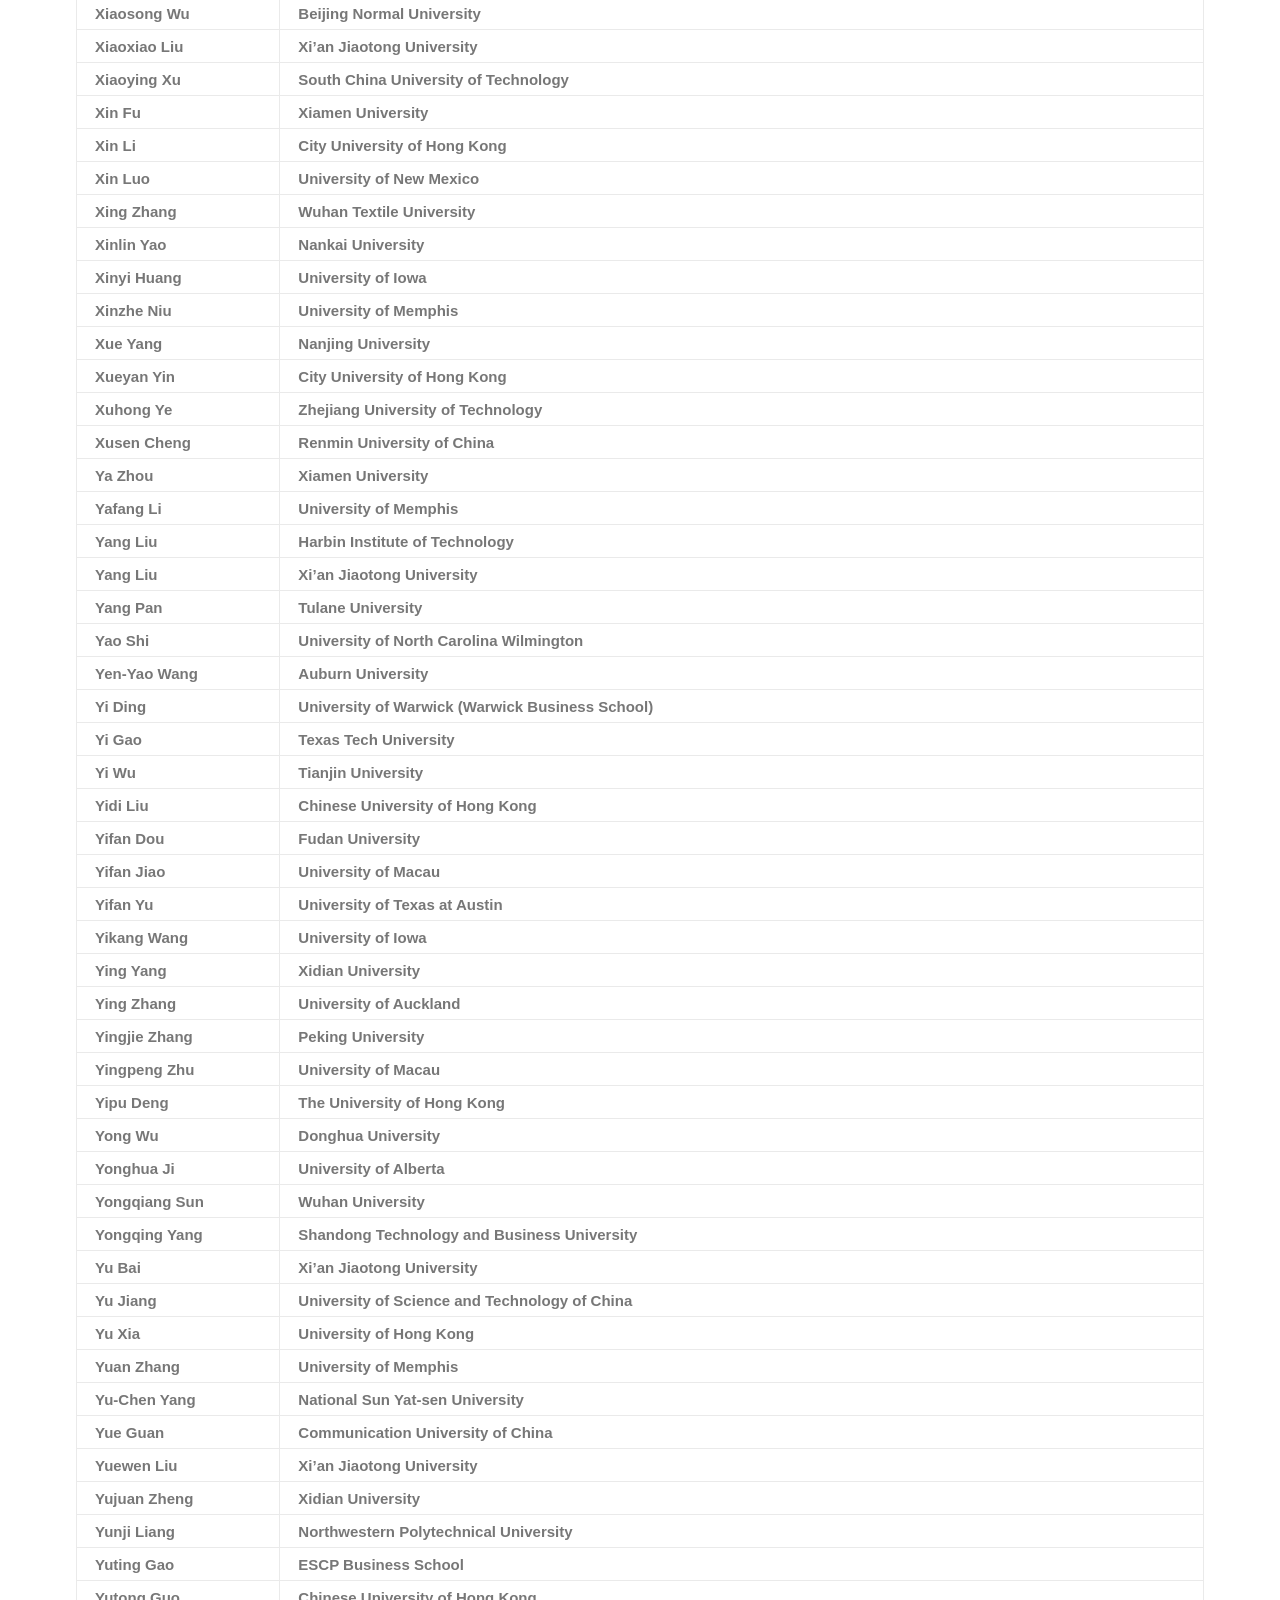
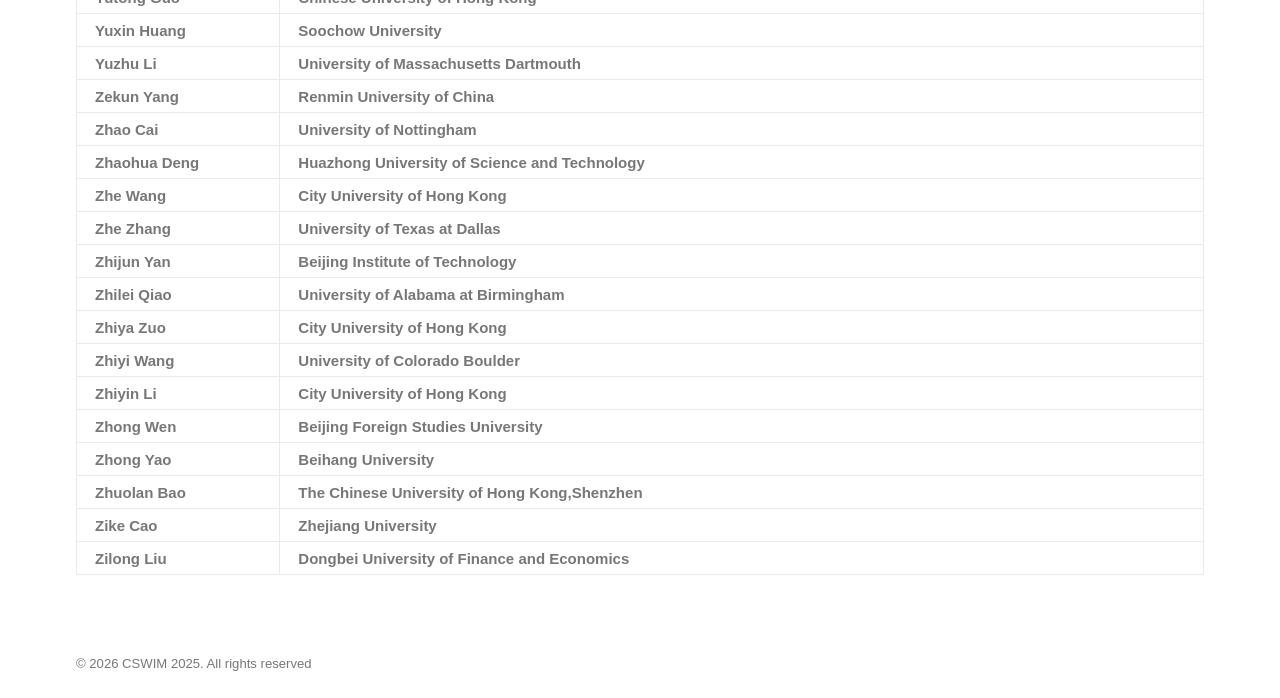
<file: program-committee/index.html>
<!DOCTYPE html><html class="no-touch" lang="en-US" xmlns="http://www.w3.org/1999/xhtml"><head>
<meta http-equiv="Content-Type" content="text/html; charset=UTF-8">
<meta name="viewport" content="width=device-width, initial-scale=1">
<link rel="profile" href="http://gmpg.org/xfn/11">
<link rel="pingback" href="https://2025.cswimworkshop.org/xmlrpc.php">
<title>Program Committee – CSWIM 2025</title>
<meta name="robots" content="max-image-preview:large">
<link rel="dns-prefetch" href="//fonts.googleapis.com">
<link rel="alternate" type="application/rss+xml" title="CSWIM 2025 » Feed" href="https://2025.cswimworkshop.org/feed/">
<link rel="alternate" type="application/rss+xml" title="CSWIM 2025 » Comments Feed" href="https://2025.cswimworkshop.org/comments/feed/">
<link rel="alternate" type="text/calendar" title="CSWIM 2025 » iCal Feed" href="https://2025.cswimworkshop.org/events/?ical=1">
<link rel="alternate" title="oEmbed (JSON)" type="application/json+oembed" href="https://2025.cswimworkshop.org/wp-json/oembed/1.0/embed?url=https%3A%2F%2F2025.cswimworkshop.org%2Fprogram-committee%2F">
<link rel="alternate" title="oEmbed (XML)" type="text/xml+oembed" href="https://2025.cswimworkshop.org/wp-json/oembed/1.0/embed?url=https%3A%2F%2F2025.cswimworkshop.org%2Fprogram-committee%2F&amp;format=xml">
<style id="wp-img-auto-sizes-contain-inline-css">
img:is([sizes=auto i],[sizes^="auto," i]){contain-intrinsic-size:3000px 1500px}
/*# sourceURL=wp-img-auto-sizes-contain-inline-css */
</style>
<style id="wp-emoji-styles-inline-css">

	img.wp-smiley, img.emoji {
		display: inline !important;
		border: none !important;
		box-shadow: none !important;
		height: 1em !important;
		width: 1em !important;
		margin: 0 0.07em !important;
		vertical-align: -0.1em !important;
		background: none !important;
		padding: 0 !important;
	}
/*# sourceURL=wp-emoji-styles-inline-css */
</style>
<style id="wp-block-library-inline-css">
:root{--wp-block-synced-color:#7a00df;--wp-block-synced-color--rgb:122,0,223;--wp-bound-block-color:var(--wp-block-synced-color);--wp-editor-canvas-background:#ddd;--wp-admin-theme-color:#007cba;--wp-admin-theme-color--rgb:0,124,186;--wp-admin-theme-color-darker-10:#006ba1;--wp-admin-theme-color-darker-10--rgb:0,107,160.5;--wp-admin-theme-color-darker-20:#005a87;--wp-admin-theme-color-darker-20--rgb:0,90,135;--wp-admin-border-width-focus:2px}@media (min-resolution:192dpi){:root{--wp-admin-border-width-focus:1.5px}}.wp-element-button{cursor:pointer}:root .has-very-light-gray-background-color{background-color:#eee}:root .has-very-dark-gray-background-color{background-color:#313131}:root .has-very-light-gray-color{color:#eee}:root .has-very-dark-gray-color{color:#313131}:root .has-vivid-green-cyan-to-vivid-cyan-blue-gradient-background{background:linear-gradient(135deg,#00d084,#0693e3)}:root .has-purple-crush-gradient-background{background:linear-gradient(135deg,#34e2e4,#4721fb 50%,#ab1dfe)}:root .has-hazy-dawn-gradient-background{background:linear-gradient(135deg,#faaca8,#dad0ec)}:root .has-subdued-olive-gradient-background{background:linear-gradient(135deg,#fafae1,#67a671)}:root .has-atomic-cream-gradient-background{background:linear-gradient(135deg,#fdd79a,#004a59)}:root .has-nightshade-gradient-background{background:linear-gradient(135deg,#330968,#31cdcf)}:root .has-midnight-gradient-background{background:linear-gradient(135deg,#020381,#2874fc)}:root{--wp--preset--font-size--normal:16px;--wp--preset--font-size--huge:42px}.has-regular-font-size{font-size:1em}.has-larger-font-size{font-size:2.625em}.has-normal-font-size{font-size:var(--wp--preset--font-size--normal)}.has-huge-font-size{font-size:var(--wp--preset--font-size--huge)}:root .has-text-align-center{text-align:center}:root .has-text-align-left{text-align:left}:root .has-text-align-right{text-align:right}.has-fit-text{white-space:nowrap!important}#end-resizable-editor-section{display:none}.aligncenter{clear:both}.items-justified-left{justify-content:flex-start}.items-justified-center{justify-content:center}.items-justified-right{justify-content:flex-end}.items-justified-space-between{justify-content:space-between}.screen-reader-text{word-wrap:normal!important;border:0;clip-path:inset(50%);height:1px;margin:-1px;overflow:hidden;padding:0;position:absolute;width:1px}.screen-reader-text:focus{background-color:#ddd;clip-path:none;color:#444;display:block;font-size:1em;height:auto;left:5px;line-height:normal;padding:15px 23px 14px;text-decoration:none;top:5px;width:auto;z-index:100000}html :where(.has-border-color){border-style:solid}html :where([style*=border-color]){border-style:solid}html :where([style*=border-top-color]){border-top-style:solid}html :where([style*=border-right-color]){border-right-style:solid}html :where([style*=border-bottom-color]){border-bottom-style:solid}html :where([style*=border-left-color]){border-left-style:solid}html :where([style*=border-width]){border-style:solid}html :where([style*=border-top-width]){border-top-style:solid}html :where([style*=border-right-width]){border-right-style:solid}html :where([style*=border-bottom-width]){border-bottom-style:solid}html :where([style*=border-left-width]){border-left-style:solid}html :where(img[class*=wp-image-]){height:auto;max-width:100%}:where(figure){margin:0 0 1em}html :where(.is-position-sticky){--wp-admin--admin-bar--position-offset:var(--wp-admin--admin-bar--height,0px)}@media screen and (max-width:600px){html :where(.is-position-sticky){--wp-admin--admin-bar--position-offset:0px}}

/*# sourceURL=/wp-includes/css/dist/block-library/common.min.css */
</style>
<style id="classic-theme-styles-inline-css">
/*! This file is auto-generated */
.wp-block-button__link{color:#fff;background-color:#32373c;border-radius:9999px;box-shadow:none;text-decoration:none;padding:calc(.667em + 2px) calc(1.333em + 2px);font-size:1.125em}.wp-block-file__button{background:#32373c;color:#fff;text-decoration:none}
/*# sourceURL=/wp-includes/css/classic-themes.min.css */
</style>

<style id="global-styles-inline-css">
:root{--wp--preset--aspect-ratio--square: 1;--wp--preset--aspect-ratio--4-3: 4/3;--wp--preset--aspect-ratio--3-4: 3/4;--wp--preset--aspect-ratio--3-2: 3/2;--wp--preset--aspect-ratio--2-3: 2/3;--wp--preset--aspect-ratio--16-9: 16/9;--wp--preset--aspect-ratio--9-16: 9/16;--wp--preset--color--black: #000000;--wp--preset--color--cyan-bluish-gray: #abb8c3;--wp--preset--color--white: #ffffff;--wp--preset--color--pale-pink: #f78da7;--wp--preset--color--vivid-red: #cf2e2e;--wp--preset--color--luminous-vivid-orange: #ff6900;--wp--preset--color--luminous-vivid-amber: #fcb900;--wp--preset--color--light-green-cyan: #7bdcb5;--wp--preset--color--vivid-green-cyan: #00d084;--wp--preset--color--pale-cyan-blue: #8ed1fc;--wp--preset--color--vivid-cyan-blue: #0693e3;--wp--preset--color--vivid-purple: #9b51e0;--wp--preset--gradient--vivid-cyan-blue-to-vivid-purple: linear-gradient(135deg,rgb(6,147,227) 0%,rgb(155,81,224) 100%);--wp--preset--gradient--light-green-cyan-to-vivid-green-cyan: linear-gradient(135deg,rgb(122,220,180) 0%,rgb(0,208,130) 100%);--wp--preset--gradient--luminous-vivid-amber-to-luminous-vivid-orange: linear-gradient(135deg,rgb(252,185,0) 0%,rgb(255,105,0) 100%);--wp--preset--gradient--luminous-vivid-orange-to-vivid-red: linear-gradient(135deg,rgb(255,105,0) 0%,rgb(207,46,46) 100%);--wp--preset--gradient--very-light-gray-to-cyan-bluish-gray: linear-gradient(135deg,rgb(238,238,238) 0%,rgb(169,184,195) 100%);--wp--preset--gradient--cool-to-warm-spectrum: linear-gradient(135deg,rgb(74,234,220) 0%,rgb(151,120,209) 20%,rgb(207,42,186) 40%,rgb(238,44,130) 60%,rgb(251,105,98) 80%,rgb(254,248,76) 100%);--wp--preset--gradient--blush-light-purple: linear-gradient(135deg,rgb(255,206,236) 0%,rgb(152,150,240) 100%);--wp--preset--gradient--blush-bordeaux: linear-gradient(135deg,rgb(254,205,165) 0%,rgb(254,45,45) 50%,rgb(107,0,62) 100%);--wp--preset--gradient--luminous-dusk: linear-gradient(135deg,rgb(255,203,112) 0%,rgb(199,81,192) 50%,rgb(65,88,208) 100%);--wp--preset--gradient--pale-ocean: linear-gradient(135deg,rgb(255,245,203) 0%,rgb(182,227,212) 50%,rgb(51,167,181) 100%);--wp--preset--gradient--electric-grass: linear-gradient(135deg,rgb(202,248,128) 0%,rgb(113,206,126) 100%);--wp--preset--gradient--midnight: linear-gradient(135deg,rgb(2,3,129) 0%,rgb(40,116,252) 100%);--wp--preset--font-size--small: 13px;--wp--preset--font-size--medium: 20px;--wp--preset--font-size--large: 36px;--wp--preset--font-size--x-large: 42px;--wp--preset--spacing--20: 0.44rem;--wp--preset--spacing--30: 0.67rem;--wp--preset--spacing--40: 1rem;--wp--preset--spacing--50: 1.5rem;--wp--preset--spacing--60: 2.25rem;--wp--preset--spacing--70: 3.38rem;--wp--preset--spacing--80: 5.06rem;--wp--preset--shadow--natural: 6px 6px 9px rgba(0, 0, 0, 0.2);--wp--preset--shadow--deep: 12px 12px 50px rgba(0, 0, 0, 0.4);--wp--preset--shadow--sharp: 6px 6px 0px rgba(0, 0, 0, 0.2);--wp--preset--shadow--outlined: 6px 6px 0px -3px rgb(255, 255, 255), 6px 6px rgb(0, 0, 0);--wp--preset--shadow--crisp: 6px 6px 0px rgb(0, 0, 0);}:where(body) { margin: 0; }:where(.is-layout-flex){gap: 0.5em;}:where(.is-layout-grid){gap: 0.5em;}body .is-layout-flex{display: flex;}.is-layout-flex{flex-wrap: wrap;align-items: center;}.is-layout-flex > :is(*, div){margin: 0;}body .is-layout-grid{display: grid;}.is-layout-grid > :is(*, div){margin: 0;}body{padding-top: 0px;padding-right: 0px;padding-bottom: 0px;padding-left: 0px;}:root :where(.wp-element-button, .wp-block-button__link){background-color: #32373c;border-width: 0;color: #fff;font-family: inherit;font-size: inherit;font-style: inherit;font-weight: inherit;letter-spacing: inherit;line-height: inherit;padding-top: calc(0.667em + 2px);padding-right: calc(1.333em + 2px);padding-bottom: calc(0.667em + 2px);padding-left: calc(1.333em + 2px);text-decoration: none;text-transform: inherit;}.has-black-color{color: var(--wp--preset--color--black) !important;}.has-cyan-bluish-gray-color{color: var(--wp--preset--color--cyan-bluish-gray) !important;}.has-white-color{color: var(--wp--preset--color--white) !important;}.has-pale-pink-color{color: var(--wp--preset--color--pale-pink) !important;}.has-vivid-red-color{color: var(--wp--preset--color--vivid-red) !important;}.has-luminous-vivid-orange-color{color: var(--wp--preset--color--luminous-vivid-orange) !important;}.has-luminous-vivid-amber-color{color: var(--wp--preset--color--luminous-vivid-amber) !important;}.has-light-green-cyan-color{color: var(--wp--preset--color--light-green-cyan) !important;}.has-vivid-green-cyan-color{color: var(--wp--preset--color--vivid-green-cyan) !important;}.has-pale-cyan-blue-color{color: var(--wp--preset--color--pale-cyan-blue) !important;}.has-vivid-cyan-blue-color{color: var(--wp--preset--color--vivid-cyan-blue) !important;}.has-vivid-purple-color{color: var(--wp--preset--color--vivid-purple) !important;}.has-black-background-color{background-color: var(--wp--preset--color--black) !important;}.has-cyan-bluish-gray-background-color{background-color: var(--wp--preset--color--cyan-bluish-gray) !important;}.has-white-background-color{background-color: var(--wp--preset--color--white) !important;}.has-pale-pink-background-color{background-color: var(--wp--preset--color--pale-pink) !important;}.has-vivid-red-background-color{background-color: var(--wp--preset--color--vivid-red) !important;}.has-luminous-vivid-orange-background-color{background-color: var(--wp--preset--color--luminous-vivid-orange) !important;}.has-luminous-vivid-amber-background-color{background-color: var(--wp--preset--color--luminous-vivid-amber) !important;}.has-light-green-cyan-background-color{background-color: var(--wp--preset--color--light-green-cyan) !important;}.has-vivid-green-cyan-background-color{background-color: var(--wp--preset--color--vivid-green-cyan) !important;}.has-pale-cyan-blue-background-color{background-color: var(--wp--preset--color--pale-cyan-blue) !important;}.has-vivid-cyan-blue-background-color{background-color: var(--wp--preset--color--vivid-cyan-blue) !important;}.has-vivid-purple-background-color{background-color: var(--wp--preset--color--vivid-purple) !important;}.has-black-border-color{border-color: var(--wp--preset--color--black) !important;}.has-cyan-bluish-gray-border-color{border-color: var(--wp--preset--color--cyan-bluish-gray) !important;}.has-white-border-color{border-color: var(--wp--preset--color--white) !important;}.has-pale-pink-border-color{border-color: var(--wp--preset--color--pale-pink) !important;}.has-vivid-red-border-color{border-color: var(--wp--preset--color--vivid-red) !important;}.has-luminous-vivid-orange-border-color{border-color: var(--wp--preset--color--luminous-vivid-orange) !important;}.has-luminous-vivid-amber-border-color{border-color: var(--wp--preset--color--luminous-vivid-amber) !important;}.has-light-green-cyan-border-color{border-color: var(--wp--preset--color--light-green-cyan) !important;}.has-vivid-green-cyan-border-color{border-color: var(--wp--preset--color--vivid-green-cyan) !important;}.has-pale-cyan-blue-border-color{border-color: var(--wp--preset--color--pale-cyan-blue) !important;}.has-vivid-cyan-blue-border-color{border-color: var(--wp--preset--color--vivid-cyan-blue) !important;}.has-vivid-purple-border-color{border-color: var(--wp--preset--color--vivid-purple) !important;}.has-vivid-cyan-blue-to-vivid-purple-gradient-background{background: var(--wp--preset--gradient--vivid-cyan-blue-to-vivid-purple) !important;}.has-light-green-cyan-to-vivid-green-cyan-gradient-background{background: var(--wp--preset--gradient--light-green-cyan-to-vivid-green-cyan) !important;}.has-luminous-vivid-amber-to-luminous-vivid-orange-gradient-background{background: var(--wp--preset--gradient--luminous-vivid-amber-to-luminous-vivid-orange) !important;}.has-luminous-vivid-orange-to-vivid-red-gradient-background{background: var(--wp--preset--gradient--luminous-vivid-orange-to-vivid-red) !important;}.has-very-light-gray-to-cyan-bluish-gray-gradient-background{background: var(--wp--preset--gradient--very-light-gray-to-cyan-bluish-gray) !important;}.has-cool-to-warm-spectrum-gradient-background{background: var(--wp--preset--gradient--cool-to-warm-spectrum) !important;}.has-blush-light-purple-gradient-background{background: var(--wp--preset--gradient--blush-light-purple) !important;}.has-blush-bordeaux-gradient-background{background: var(--wp--preset--gradient--blush-bordeaux) !important;}.has-luminous-dusk-gradient-background{background: var(--wp--preset--gradient--luminous-dusk) !important;}.has-pale-ocean-gradient-background{background: var(--wp--preset--gradient--pale-ocean) !important;}.has-electric-grass-gradient-background{background: var(--wp--preset--gradient--electric-grass) !important;}.has-midnight-gradient-background{background: var(--wp--preset--gradient--midnight) !important;}.has-small-font-size{font-size: var(--wp--preset--font-size--small) !important;}.has-medium-font-size{font-size: var(--wp--preset--font-size--medium) !important;}.has-large-font-size{font-size: var(--wp--preset--font-size--large) !important;}.has-x-large-font-size{font-size: var(--wp--preset--font-size--x-large) !important;}
/*# sourceURL=global-styles-inline-css */
</style>

<link rel="stylesheet" id="uncodefont-google-css" href="//fonts.googleapis.com/css?family=Poppins:100,100italic,200,200italic,300,300italic,regular,italic,500,500italic,600,600italic,700,700italic,800,800italic,900,900italic&amp;subset=latin,latin-ext,devanagari&amp;ver=2.2.4" media="all">
<link rel="stylesheet" id="uncode-style-css" href="../wp-content/themes/uncode/library/css/style__ver=976707695.css" media="all">
<style id="uncode-style-inline-css">

@media (min-width: 960px) { .limit-width { max-width: 1200px; margin: auto;}}
#changer-back-color { transition: background-color 1000ms cubic-bezier(0.25, 1, 0.5, 1) !important; } #changer-back-color > div { transition: opacity 1000ms cubic-bezier(0.25, 1, 0.5, 1) !important; } body.bg-changer-init.disable-hover .main-wrapper .style-light,  body.bg-changer-init.disable-hover .main-wrapper .style-light h1,  body.bg-changer-init.disable-hover .main-wrapper .style-light h2, body.bg-changer-init.disable-hover .main-wrapper .style-light h3, body.bg-changer-init.disable-hover .main-wrapper .style-light h4, body.bg-changer-init.disable-hover .main-wrapper .style-light h5, body.bg-changer-init.disable-hover .main-wrapper .style-light h6, body.bg-changer-init.disable-hover .main-wrapper .style-light a, body.bg-changer-init.disable-hover .main-wrapper .style-dark, body.bg-changer-init.disable-hover .main-wrapper .style-dark h1, body.bg-changer-init.disable-hover .main-wrapper .style-dark h2, body.bg-changer-init.disable-hover .main-wrapper .style-dark h3, body.bg-changer-init.disable-hover .main-wrapper .style-dark h4, body.bg-changer-init.disable-hover .main-wrapper .style-dark h5, body.bg-changer-init.disable-hover .main-wrapper .style-dark h6, body.bg-changer-init.disable-hover .main-wrapper .style-dark a { transition: color 1000ms cubic-bezier(0.25, 1, 0.5, 1) !important; }
/*# sourceURL=uncode-style-inline-css */
</style>
<link rel="stylesheet" id="uncode-icons-css" href="../wp-content/themes/uncode/library/css/uncode-icons__ver=976707695.css" media="all">
<link rel="stylesheet" id="uncode-custom-style-css" href="../wp-content/themes/uncode/library/css/style-custom__ver=976707695.css" media="all">
<script id="ai-uncode-js" src="../wp-content/themes/uncode/library/js/ai-uncode.js" data-home="/" data-path="/" data-breakpoints-images="258,516,720,1032,1440,2064,2880"></script>
<script id="uncode-init-js-extra">
var SiteParameters = {"days":"days","hours":"hours","minutes":"minutes","seconds":"seconds","constant_scroll":"on","scroll_speed":"2","parallax_factor":"0.25","loading":"Loading\u2026","slide_name":"slide","slide_footer":"footer","ajax_url":"https://2025.cswimworkshop.org/wp-admin/admin-ajax.php","nonce_adaptive_images":"047acfbbe6","nonce_srcset_async":"d5d7d3e2bd","enable_debug":"","block_mobile_videos":"","is_frontend_editor":"","main_width":["1200","px"],"mobile_parallax_allowed":"","listen_for_screen_update":"1","wireframes_plugin_active":"","sticky_elements":"","resize_quality":"90","register_metadata":"","bg_changer_time":"1000","update_wc_fragments":"1","optimize_shortpixel_image":"","menu_mobile_offcanvas_gap":"45","custom_cursor_selector":"[href], .trigger-overlay, .owl-next, .owl-prev, .owl-dot, input[type=\"submit\"], input[type=\"checkbox\"], button[type=\"submit\"], a[class^=\"ilightbox\"], .ilightbox-thumbnail, .ilightbox-prev, .ilightbox-next, .overlay-close, .unmodal-close, .qty-inset \u003E span, .share-button li, .uncode-post-titles .tmb.tmb-click-area, .btn-link, .tmb-click-row .t-inside, .lg-outer button, .lg-thumb img, a[data-lbox], .uncode-close-offcanvas-overlay","mobile_parallax_animation":"","lbox_enhanced":"","native_media_player":"","vimeoPlayerParams":"?autoplay=0","ajax_filter_key_search":"key","ajax_filter_key_unfilter":"unfilter","index_pagination_disable_scroll":"","index_pagination_scroll_to":"","uncode_wc_popup_cart_qty":"","uncode_adaptive":"1","ai_breakpoints":"258,516,720,1032,1440,2064,2880"};
//# sourceURL=uncode-init-js-extra
</script>
<script id="uncode-init-js" src="../wp-content/themes/uncode/library/js/init__ver=976707695.js"></script>
<script id="jquery-core-js" src="../wp-includes/js/jquery/jquery.min__ver=3.7.1.js"></script>
<script id="jquery-migrate-js" src="../wp-includes/js/jquery/jquery-migrate.min__ver=3.4.1.js"></script>
<link rel="https://api.w.org/" href="https://2025.cswimworkshop.org/wp-json/"><link rel="alternate" title="JSON" type="application/json" href="https://2025.cswimworkshop.org/wp-json/wp/v2/pages/561"><link rel="EditURI" type="application/rsd+xml" title="RSD" href="https://2025.cswimworkshop.org/xmlrpc.php?rsd">

<link rel="canonical" href="./program-committee">
<link rel="shortlink" href="https://2025.cswimworkshop.org/?p=561">
<meta name="tec-api-version" content="v1"><meta name="tec-api-origin" content="https://2025.cswimworkshop.org"><link rel="alternate" href="https://2025.cswimworkshop.org/wp-json/tribe/events/v1/"><style>.recentcomments a{display:inline !important;padding:0 !important;margin:0 !important;}</style><noscript><style> .wpb_animate_when_almost_visible { opacity: 1; }</style></noscript></head>
<body class="wp-singular page-template-default page page-id-561 wp-theme-uncode style-color-lxmt-bg tribe-no-js hormenu-position-left megamenu-full-submenu hmenu hmenu-position-right header-full-width main-center-align menu-mobile-transparent textual-accent-color menu-mobile-default mobile-parallax-not-allowed ilb-no-bounce unreg qw-body-scroll-disabled no-qty-fx wpb-js-composer js-comp-ver-6.7.0 vc_responsive" data-border="0">
		<div id="vh_layout_help"></div><div class="body-borders" data-border="0"><div class="top-border body-border-shadow"></div><div class="right-border body-border-shadow"></div><div class="bottom-border body-border-shadow"></div><div class="left-border body-border-shadow"></div><div class="top-border style-light-bg"></div><div class="right-border style-light-bg"></div><div class="bottom-border style-light-bg"></div><div class="left-border style-light-bg"></div></div>	<div class="box-wrapper">
		<div class="box-container">
		<script type="text/javascript" id="initBox">UNCODE.initBox();</script>
		<div class="menu-wrapper">
													
													<header id="masthead" class="navbar menu-primary menu-light submenu-light menu-transparent menu-add-padding style-light-original single-h-padding menu-absolute menu-with-logo">
														<div class="menu-container style-color-xsdn-bg menu-borders">
															<div class="row-menu">
																<div class="row-menu-inner">
																	<div id="logo-container-mobile" class="col-lg-0 logo-container middle">
																		<div id="main-logo" class="navbar-header style-light">
																			<a href="../index.html" class="navbar-brand" data-minheight="20" aria-label="CSWIM 2025"><h2 class="text-logo h3 logo-skinnable main-logo" data-maxheight="20" style="font-size:20px;">CSWIM 2025</h2></a>
																		</div>
																		<div class="mmb-container"><div class="mobile-additional-icons"></div><div class="mobile-menu-button mobile-menu-button-light lines-button"><span class="lines"><span></span></span></div></div>
																	</div>
																	<div class="col-lg-12 main-menu-container middle">
																		<div class="menu-horizontal">
																			<div class="menu-horizontal-inner">
																				<div class="nav navbar-nav navbar-main navbar-nav-first"><ul id="menu-menu" class="menu-primary-inner menu-smart sm"><li id="menu-item-49" class="menu-item menu-item-type-post_type menu-item-object-page menu-item-home menu-item-49 menu-item-link"><a title="Home" href="../index.html">Home<i class="fa fa-angle-right fa-dropdown"></i></a></li>
<li id="menu-item-567" class="menu-item menu-item-type-custom menu-item-object-custom current-menu-ancestor current-menu-parent menu-item-has-children menu-item-567 dropdown menu-item-link"><a title="Committee" href="./index.html" data-toggle="dropdown" class="dropdown-toggle" data-type="title">Committee<i class="fa fa-angle-down fa-dropdown"></i></a>
<ul role="menu" class="drop-menu">
	<li id="menu-item-970" class="menu-item menu-item-type-post_type menu-item-object-page current-menu-item page_item page-item-561 current_page_item menu-item-970 active"><a title="Program Committee" href="./index.html">Program Committee<i class="fa fa-angle-right fa-dropdown"></i></a></li>
	<li id="menu-item-977" class="menu-item menu-item-type-post_type menu-item-object-page menu-item-977"><a title="Advisory Committee" href="../advisory-committee/index.html">Advisory Committee<i class="fa fa-angle-right fa-dropdown"></i></a></li>
	<li id="menu-item-1026" class="menu-item menu-item-type-post_type menu-item-object-page menu-item-1026"><a title="Keynote" href="../keynote/index.html">Keynote<i class="fa fa-angle-right fa-dropdown"></i></a></li>
	<li id="menu-item-978" class="menu-item menu-item-type-post_type menu-item-object-page menu-item-978"><a title="Panel Discussions" href="../panel-discussions/index.html">Panel Discussions<i class="fa fa-angle-right fa-dropdown"></i></a></li>
	<li id="menu-item-532" class="menu-item menu-item-type-post_type menu-item-object-page menu-item-532"><a title="Organizing Committee" href="../organizing-committee/index.html">Organizing Committee<i class="fa fa-angle-right fa-dropdown"></i></a></li>
</ul>
</li>
<li id="menu-item-959" class="menu-item menu-item-type-post_type menu-item-object-page menu-item-959 menu-item-link"><a title="Hotel &amp; Travel" href="../hotel-travel/index.html">Hotel &amp; Travel<i class="fa fa-angle-right fa-dropdown"></i></a></li>
<li id="menu-item-524" class="menu-item menu-item-type-post_type menu-item-object-page menu-item-524 menu-item-link"><a title="Call for Paper" href="../call-for-paper/index.html">Call for Paper<i class="fa fa-angle-right fa-dropdown"></i></a></li>
<li id="menu-item-139" class="menu-item menu-item-type-custom menu-item-object-custom menu-item-139 menu-item-link"><a title="Past CSWIMS" href="http://cswimworkshop.org/">Past CSWIMS<i class="fa fa-angle-right fa-dropdown"></i></a></li>
<li id="menu-item-793" class="menu-item menu-item-type-post_type menu-item-object-page menu-item-793 menu-item-link"><a title="Registration" href="../registration/index.html">Registration<i class="fa fa-angle-right fa-dropdown"></i></a></li>
<li id="menu-item-1003" class="menu-item menu-item-type-post_type menu-item-object-page menu-item-1003 menu-item-link"><a title="Program" href="../program/index.html">Program<i class="fa fa-angle-right fa-dropdown"></i></a></li>
<li id="menu-item-988" class="menu-item menu-item-type-post_type menu-item-object-page menu-item-988 menu-item-link"><a title="Proceedings" href="../proceedings/index.html">Proceedings<i class="fa fa-angle-right fa-dropdown"></i></a></li>
<li id="menu-item-1001" class="menu-item menu-item-type-post_type menu-item-object-page menu-item-1001 menu-item-link"><a title="Career Fair Registration" href="../career-fair-registration/index.html">Career Fair Registration<i class="fa fa-angle-right fa-dropdown"></i></a></li>
</ul></div><div class="uncode-close-offcanvas-mobile lines-button close navbar-mobile-el"><span class="lines"></span></div><div class="nav navbar-nav navbar-nav-last navbar-extra-icons"><ul class="menu-smart sm menu-icons"><li class="menu-item-link search-icon style-light dropdown "><a href="./index.html" class="trigger-overlay search-icon" data-area="search" data-container="box-container" aria-label="Search">
													<i class="fa fa-search3"></i><span class="desktop-hidden"><span>Search</span></span><i class="fa fa-angle-down fa-dropdown desktop-hidden"></i>
													</a><ul role="menu" class="drop-menu desktop-hidden">
														<li>
															<form class="search" method="get" action="https://2025.cswimworkshop.org/">
																<input type="search" class="search-field no-livesearch" placeholder="Search…" value="" name="s" title="Search…"></form>
														</li>
													</ul></li></ul></div><div class="desktop-hidden menu-accordion-secondary">
														 							</div></div>
																		</div>
																	</div>
																</div>
															</div></div>
													</header>
												</div>			<script type="text/javascript" id="fixMenuHeight">UNCODE.fixMenuHeight();</script>
			<div class="main-wrapper">
				<div class="main-container">
					<div class="page-wrapper">
						<div class="sections-container">
<script type="text/javascript">UNCODE.initHeader();</script><article id="post-561" class="page-body style-light-bg post-561 page type-page status-publish hentry">
						<div class="post-wrapper">
							<div class="post-body"><div class="post-content un-no-sidebar-layout"><div data-parent="true" class="vc_row style-accent-bg row-container" id="row-unique-0"><div class="row limit-width row-parent" data-height-ratio="31"><div class="wpb_row row-inner"><div class="wpb_column pos-middle pos-center align_center column_parent col-lg-12 single-internal-gutter"><div class="uncol style-light"><div class="uncoltable"><div class="uncell no-block-padding"><div class="uncont"><div class="vc_custom_heading_wrap "><div class="heading-text el-text"><h1 class="font-695280 fontsize-127889 font-weight-700 text-color-xsdn-color"><span><span style="color: #ffffff;">Program Committee</span></span></h1></div><div class="clear"></div></div></div></div></div></div></div><script id="script-row-unique-0" data-row="script-row-unique-0" type="text/javascript" class="vc_controls">UNCODE.initRow(document.getElementById("row-unique-0"));</script></div></div></div><div data-parent="true" class="vc_row row-container" id="row-unique-1"><div class="row limit-width row-parent"><div class="wpb_row row-inner"><div class="wpb_column pos-top pos-center align_left column_parent col-lg-2 single-internal-gutter"><div class="uncol style-light"><div class="uncoltable"><div class="uncell no-block-padding"><div class="uncont"><div class="uncode_text_column"><p></p>
<table width="626">
<tbody>
<tr>
<td width="87">Name</td>
<td width="539">University</td>
</tr>
<tr>
<td>Bang An</td>
<td>Georgia Institute of Technology</td>
</tr>
<tr>
<td>Baojun Ma</td>
<td>Shanghai International Studies University</td>
</tr>
<tr>
<td>Ben Choi</td>
<td>Nanyang Technological University</td>
</tr>
<tr>
<td>Bin Fang</td>
<td>Xiamen University</td>
</tr>
<tr>
<td>Bingjie Deng</td>
<td>Xi’an Jiaotong-Liverpool University</td>
</tr>
<tr>
<td>Bowen Zheng</td>
<td>Central South University</td>
</tr>
<tr>
<td>Boying Li</td>
<td>University of Nottingham</td>
</tr>
<tr>
<td>Byungjoon Yoo</td>
<td>Seoul National University</td>
</tr>
<tr>
<td>Cenying Yang</td>
<td>City University of Hong Kong</td>
</tr>
<tr>
<td>Chaoyue Gao</td>
<td>University of Science and Technology of China</td>
</tr>
<tr>
<td>Chen Chen</td>
<td>The Chinese University of Hong Kong, Shenzhen</td>
</tr>
<tr>
<td>Chen Li</td>
<td>City University of Hong Kong</td>
</tr>
<tr>
<td>Chen Liang</td>
<td>University of Connecticut</td>
</tr>
<tr>
<td>Cheng Luo</td>
<td>Tianjin University</td>
</tr>
<tr>
<td>Cheng Yi</td>
<td>Tsinghua University</td>
</tr>
<tr>
<td>Chenglong Zhang</td>
<td>Chinese University of Hong Kong</td>
</tr>
<tr>
<td>Chengqi Guo</td>
<td>James Madison University</td>
</tr>
<tr>
<td>Chenhui Liu</td>
<td>Xi’an Jiaotong University</td>
</tr>
<tr>
<td>Chenning Song</td>
<td>Tsinghua University</td>
</tr>
<tr>
<td>Chenwei Li</td>
<td>Xi’an Jiaotong-Liverpool University</td>
</tr>
<tr>
<td>Chong Wang</td>
<td>City University of HongKong</td>
</tr>
<tr>
<td>Chunghan Kang</td>
<td>University of Hong Kong</td>
</tr>
<tr>
<td>Dahui Li</td>
<td>University of Colorado Colorado Springs</td>
</tr>
<tr>
<td>Dandan Qiao</td>
<td>National University of Singapore</td>
</tr>
<tr>
<td>Daniel Chen</td>
<td>Baylor University</td>
</tr>
<tr>
<td>Daning Hu</td>
<td>University of Zurich</td>
</tr>
<tr>
<td>David Phang</td>
<td>University of Nottingham</td>
</tr>
<tr>
<td>Dawei Zhang</td>
<td>Lehigh University</td>
</tr>
<tr>
<td>Dezhi Yin</td>
<td>University of South Florida</td>
</tr>
<tr>
<td>Ding Li</td>
<td>Nanjing University</td>
</tr>
<tr>
<td>Dongchen Zou</td>
<td>Tsinghua University</td>
</tr>
<tr>
<td>Feng Xu</td>
<td>University of Michigan</td>
</tr>
<tr>
<td>Fujun Lai</td>
<td>University of Southern Mississippi</td>
</tr>
<tr>
<td>Gen Li</td>
<td>Fudan University</td>
</tr>
<tr>
<td>Guangsen Si</td>
<td>Zhengzhou University</td>
</tr>
<tr>
<td>Guoyin Jiang</td>
<td>University of Electronic Science and Technology of China</td>
</tr>
<tr>
<td>Haifeng Xu</td>
<td>Shanghai Jiao Tong University</td>
</tr>
<tr>
<td>Haiyang Feng</td>
<td>Tianjin University</td>
</tr>
<tr>
<td>Hanbing Xue</td>
<td>University of Science and Technology of China</td>
</tr>
<tr>
<td>Hao Hu</td>
<td>Wuxi University</td>
</tr>
<tr>
<td>Hao Wang</td>
<td>Central China Normal University</td>
</tr>
<tr>
<td>Hao Ying</td>
<td>Hong Kong Polytechnic University</td>
</tr>
<tr>
<td>Haoyuan Liu</td>
<td>Nanyang Technological University</td>
</tr>
<tr>
<td>Hong Xu</td>
<td>Hong Kong University of Science and Technology</td>
</tr>
<tr>
<td>Hongpeng Wang</td>
<td>Lanzhou University</td>
</tr>
<tr>
<td>Hongyi Mao</td>
<td>Jiangxi University of Finance and Economics</td>
</tr>
<tr>
<td>Hongzhe Zhang</td>
<td>Chinese University of Hong Kong</td>
</tr>
<tr>
<td>Hui Hao</td>
<td>University of Memphis</td>
</tr>
<tr>
<td>Jiabao Lin</td>
<td>South China Agricultural University</td>
</tr>
<tr>
<td>Jialu Liu</td>
<td>Shanghai Jiao Tong University</td>
</tr>
<tr>
<td>Jian Mou</td>
<td>Pusan National University</td>
</tr>
<tr>
<td>Jian Tang</td>
<td>Central University of Finance and Economics</td>
</tr>
<tr>
<td>Jiang Wu</td>
<td>Wuhan University</td>
</tr>
<tr>
<td>Jianhua Yu</td>
<td>Hong Kong Polytechnic University</td>
</tr>
<tr>
<td>Jian-Jun Wang</td>
<td>Dalian University of Technology</td>
</tr>
<tr>
<td>Jiawei Chen</td>
<td>Shanghai University of Finance and Economics</td>
</tr>
<tr>
<td>Jiawen Zhu</td>
<td>Xi’an Jiaotong University</td>
</tr>
<tr>
<td>Jie Fang</td>
<td>University of Nottingham</td>
</tr>
<tr>
<td>Jie Tang</td>
<td>Erasmus University Rotterdam (Rotterdam School of Management)</td>
</tr>
<tr>
<td>Jie Yu</td>
<td>University of Nottingham</td>
</tr>
<tr>
<td>Jin Li</td>
<td>Xi’an Jiaotong University</td>
</tr>
<tr>
<td>Jinan Shao</td>
<td>University of Nottingham</td>
</tr>
<tr>
<td>Jing Zhang</td>
<td>Dongbei University of Finance and Economics</td>
</tr>
<tr>
<td>Jingjing Wu</td>
<td>University of Memphis</td>
</tr>
<tr>
<td>Jiyuan Yu</td>
<td>University of Iowa</td>
</tr>
<tr>
<td>Junfei Chu</td>
<td>Central South University</td>
</tr>
<tr>
<td>Junpeng Guo</td>
<td>Tianjin University</td>
</tr>
<tr>
<td>Junwei Kuang</td>
<td>Beijing Institute of Technology</td>
</tr>
<tr>
<td>Kai Li</td>
<td>Nankai University</td>
</tr>
<tr>
<td>Kang Zhao</td>
<td>University of Iowa</td>
</tr>
<tr>
<td>Karen Xie</td>
<td>University of Connecticut</td>
</tr>
<tr>
<td>Kezhen Wei</td>
<td>Southwestern University of Finance and Economics</td>
</tr>
<tr>
<td>Lai Wei</td>
<td>Shanghai Jiao Tong University</td>
</tr>
<tr>
<td>Lanfei Shi</td>
<td>University of Virginia</td>
</tr>
<tr>
<td>Le Wang</td>
<td>City University of Hong Kong</td>
</tr>
<tr>
<td>Le Wang</td>
<td>Xi’an Jiaotong University</td>
</tr>
<tr>
<td>Lei Wang</td>
<td>Pennsylvania State University</td>
</tr>
<tr>
<td>Liam Chew</td>
<td>University of Memphis</td>
</tr>
<tr>
<td>Liangfei Qiu</td>
<td>University of Florida (Warrington College of Business)</td>
</tr>
<tr>
<td>Lin Hao</td>
<td>Fordham University</td>
</tr>
<tr>
<td>Lin Hu</td>
<td>Australian National University</td>
</tr>
<tr>
<td>Lin Qiu</td>
<td>Southern University of Science and Technology</td>
</tr>
<tr>
<td>Lina Zhou</td>
<td>University of North Carolina at Charlotte</td>
</tr>
<tr>
<td>Ling Tong</td>
<td>University of Iowa</td>
</tr>
<tr>
<td>Ling Zhao</td>
<td>Huazhong University of Science and Technology</td>
</tr>
<tr>
<td>Lingli Wang</td>
<td>Beijing University of Posts and Telecommunications</td>
</tr>
<tr>
<td>Maoxin Han</td>
<td>Dongbei University of Finance and Economics</td>
</tr>
<tr>
<td>Mayying Wang</td>
<td>Beijing Normal University-Hong Kong Baptist University United International College</td>
</tr>
<tr>
<td>Meilin Gu</td>
<td>Tsinghua University</td>
</tr>
<tr>
<td>Melody Zou</td>
<td>University of Warwick</td>
</tr>
<tr>
<td>Michael Chau</td>
<td>University of Hong Kong</td>
</tr>
<tr>
<td>Min Zhang</td>
<td>Communication University of China</td>
</tr>
<tr>
<td>Mingfeng Lin</td>
<td>Georgia Institute of Technology</td>
</tr>
<tr>
<td>Muyu Zhang</td>
<td>Southwestern University of Finance and Economics</td>
</tr>
<tr>
<td>Nan Li</td>
<td>Lingnan University</td>
</tr>
<tr>
<td>Peijian Song</td>
<td>Nanjing University</td>
</tr>
<tr>
<td>Phoebe Shangguan</td>
<td>Xiamen University</td>
</tr>
<tr>
<td>Qian Chen</td>
<td>Huazhong Agricultural University</td>
</tr>
<tr>
<td>Qian Liu</td>
<td>Central University of Finance and Economics</td>
</tr>
<tr>
<td>Qian Tang</td>
<td>Singapore Management University</td>
</tr>
<tr>
<td>Qingning Cao</td>
<td>University of Science and Technology of China</td>
</tr>
<tr>
<td>Qiyuan Deng</td>
<td>The Chinese University of Hong Kong, Shenzhen</td>
</tr>
<tr>
<td>Quan Xiao</td>
<td>Jiangxi University of Finance and Economics</td>
</tr>
<tr>
<td>Ran Pan</td>
<td>University of Science and Technology of China</td>
</tr>
<tr>
<td>Ray Zhang</td>
<td>University of Denver</td>
</tr>
<tr>
<td>Rong Zheng</td>
<td>Hong Kong University of Science and Technology</td>
</tr>
<tr>
<td>Rui Gu</td>
<td>University of International Business and Economics</td>
</tr>
<tr>
<td>Runge Zhu</td>
<td>Central University of Finance and Economics</td>
</tr>
<tr>
<td>Shanshan Wang</td>
<td>City University of Hong Kong</td>
</tr>
<tr>
<td>Shaokun Fan</td>
<td>Oregon State University</td>
</tr>
<tr>
<td>Shaoling Zhang</td>
<td>University of North Carolina Wilmington</td>
</tr>
<tr>
<td>Shaoze Cui</td>
<td>Beijing Institute of Technology</td>
</tr>
<tr>
<td>Shengjun Mao</td>
<td>University of Hong Kong</td>
</tr>
<tr>
<td>Shijie Song</td>
<td>Hohai University</td>
</tr>
<tr>
<td>Shilei Li</td>
<td>Beijing Normal University-Hong Kong Baptist University United International College</td>
</tr>
<tr>
<td>Tailai Wu</td>
<td>Huazhong University of Science and Technology</td>
</tr>
<tr>
<td>Tian Lu</td>
<td>Arizona State University</td>
</tr>
<tr>
<td>Tianxi Dong</td>
<td>Trinity University</td>
</tr>
<tr>
<td>Tingting Song</td>
<td>Shanghai Jiao Tong University</td>
</tr>
<tr>
<td>Wei Chen</td>
<td>University of Connecticut</td>
</tr>
<tr>
<td>Wei Shaobo</td>
<td>Hefei University of Technology</td>
</tr>
<tr>
<td>Wei Zhao</td>
<td>Xi’an Jiaotong University</td>
</tr>
<tr>
<td>Weijia You</td>
<td>Beijing Forestry University</td>
</tr>
<tr>
<td>Wenjie Pan</td>
<td>City University of Hong Kong</td>
</tr>
<tr>
<td>Wenkang Qiu</td>
<td>Chongqing University</td>
</tr>
<tr>
<td>Xi Chen</td>
<td>Zhejiang University</td>
</tr>
<tr>
<td>Xiang Gong</td>
<td>Northwestern Polytechnical University</td>
</tr>
<tr>
<td>Xiang Ji</td>
<td>University of Science and Technology of China</td>
</tr>
<tr>
<td>Xiaobo Xu</td>
<td>Xi’an Jiaotong-Liverpool University</td>
</tr>
<tr>
<td>Xiaodie Pu</td>
<td>University of Nottingham</td>
</tr>
<tr>
<td>Xiaofei Zhang</td>
<td>Nankai University</td>
</tr>
<tr>
<td>Xiaohang Zhao</td>
<td>Shanghai University of Finance and Economics</td>
</tr>
<tr>
<td>Xiaosong Wu</td>
<td>Beijing Normal University</td>
</tr>
<tr>
<td>Xiaoxiao Liu</td>
<td>Xi’an Jiaotong University</td>
</tr>
<tr>
<td>Xiaoying Xu</td>
<td>South China University of Technology</td>
</tr>
<tr>
<td>Xin Fu</td>
<td>Xiamen University</td>
</tr>
<tr>
<td>Xin Li</td>
<td>City University of Hong Kong</td>
</tr>
<tr>
<td>Xin Luo</td>
<td>University of New Mexico</td>
</tr>
<tr>
<td>Xing Zhang</td>
<td>Wuhan Textile University</td>
</tr>
<tr>
<td>Xinlin Yao</td>
<td>Nankai University</td>
</tr>
<tr>
<td>Xinyi Huang</td>
<td>University of Iowa</td>
</tr>
<tr>
<td>Xinzhe Niu</td>
<td>University of Memphis</td>
</tr>
<tr>
<td>Xue Yang</td>
<td>Nanjing University</td>
</tr>
<tr>
<td>Xueyan Yin</td>
<td>City University of Hong Kong</td>
</tr>
<tr>
<td>Xuhong Ye</td>
<td>Zhejiang University of Technology</td>
</tr>
<tr>
<td>Xusen Cheng</td>
<td>Renmin University of China</td>
</tr>
<tr>
<td>Ya Zhou</td>
<td>Xiamen University</td>
</tr>
<tr>
<td>Yafang Li</td>
<td>University of Memphis</td>
</tr>
<tr>
<td>Yang Liu</td>
<td>Harbin Institute of Technology</td>
</tr>
<tr>
<td>Yang Liu</td>
<td>Xi’an Jiaotong University</td>
</tr>
<tr>
<td>Yang Pan</td>
<td>Tulane University</td>
</tr>
<tr>
<td>Yao Shi</td>
<td>University of North Carolina Wilmington</td>
</tr>
<tr>
<td>Yen-Yao Wang</td>
<td>Auburn University</td>
</tr>
<tr>
<td>Yi Ding</td>
<td>University of Warwick (Warwick Business School)</td>
</tr>
<tr>
<td>Yi Gao</td>
<td>Texas Tech University</td>
</tr>
<tr>
<td>Yi Wu</td>
<td>Tianjin University</td>
</tr>
<tr>
<td>Yidi Liu</td>
<td>Chinese University of Hong Kong</td>
</tr>
<tr>
<td>Yifan Dou</td>
<td>Fudan University</td>
</tr>
<tr>
<td>Yifan Jiao</td>
<td>University of Macau</td>
</tr>
<tr>
<td>Yifan Yu</td>
<td>University of Texas at Austin</td>
</tr>
<tr>
<td>Yikang Wang</td>
<td>University of Iowa</td>
</tr>
<tr>
<td>Ying Yang</td>
<td>Xidian University</td>
</tr>
<tr>
<td>Ying Zhang</td>
<td>University of Auckland</td>
</tr>
<tr>
<td>Yingjie Zhang</td>
<td>Peking University</td>
</tr>
<tr>
<td>Yingpeng Zhu</td>
<td>University of Macau</td>
</tr>
<tr>
<td>Yipu Deng</td>
<td>The University of Hong Kong</td>
</tr>
<tr>
<td>Yong Wu</td>
<td>Donghua University</td>
</tr>
<tr>
<td>Yonghua Ji</td>
<td>University of Alberta</td>
</tr>
<tr>
<td>Yongqiang Sun</td>
<td>Wuhan University</td>
</tr>
<tr>
<td>Yongqing Yang</td>
<td>Shandong Technology and Business University</td>
</tr>
<tr>
<td>Yu Bai</td>
<td>Xi’an Jiaotong University</td>
</tr>
<tr>
<td>Yu Jiang</td>
<td>University of Science and Technology of China</td>
</tr>
<tr>
<td>Yu Xia</td>
<td>University of Hong Kong</td>
</tr>
<tr>
<td>Yuan Zhang</td>
<td>University of Memphis</td>
</tr>
<tr>
<td>Yu-Chen Yang</td>
<td>National Sun Yat-sen University</td>
</tr>
<tr>
<td>Yue Guan</td>
<td>Communication University of China</td>
</tr>
<tr>
<td>Yuewen Liu</td>
<td>Xi’an Jiaotong University</td>
</tr>
<tr>
<td>Yujuan Zheng</td>
<td>Xidian University</td>
</tr>
<tr>
<td>Yunji Liang</td>
<td>Northwestern Polytechnical University</td>
</tr>
<tr>
<td>Yuting Gao</td>
<td>ESCP Business School</td>
</tr>
<tr>
<td>Yutong Guo</td>
<td>Chinese University of Hong Kong</td>
</tr>
<tr>
<td>Yuxin Huang</td>
<td>Soochow University</td>
</tr>
<tr>
<td>Yuzhu Li</td>
<td>University of Massachusetts Dartmouth</td>
</tr>
<tr>
<td>Zekun Yang</td>
<td>Renmin University of China</td>
</tr>
<tr>
<td>Zhao Cai</td>
<td>University of Nottingham</td>
</tr>
<tr>
<td>Zhaohua Deng</td>
<td>Huazhong University of Science and Technology</td>
</tr>
<tr>
<td>Zhe Wang</td>
<td>City University of Hong Kong</td>
</tr>
<tr>
<td>Zhe Zhang</td>
<td>University of Texas at Dallas</td>
</tr>
<tr>
<td>Zhijun Yan</td>
<td>Beijing Institute of Technology</td>
</tr>
<tr>
<td>Zhilei Qiao</td>
<td>University of Alabama at Birmingham</td>
</tr>
<tr>
<td>Zhiya Zuo</td>
<td>City University of Hong Kong</td>
</tr>
<tr>
<td>Zhiyi Wang</td>
<td>University of Colorado Boulder</td>
</tr>
<tr>
<td>Zhiyin Li</td>
<td>City University of Hong Kong</td>
</tr>
<tr>
<td>Zhong Wen</td>
<td>Beijing Foreign Studies University</td>
</tr>
<tr>
<td>Zhong Yao</td>
<td>Beihang University</td>
</tr>
<tr>
<td>Zhuolan Bao</td>
<td>The Chinese University of Hong Kong,Shenzhen</td>
</tr>
<tr>
<td>Zike Cao</td>
<td>Zhejiang University</td>
</tr>
<tr>
<td>Zilong Liu</td>
<td>Dongbei University of Finance and Economics</td>
</tr>
</tbody>
</table>
<p>
</p></div></div></div></div></div></div><script id="script-row-unique-1" data-row="script-row-unique-1" type="text/javascript" class="vc_controls">UNCODE.initRow(document.getElementById("row-unique-1"));</script></div></div></div>
</div></div>
						</div>
					</article>
								</div><!-- sections container -->
							</div><!-- page wrapper -->
												<footer id="colophon" class="site-footer">
							<div class="row-container style-light-bg footer-last">
		  					<div class="row row-parent style-light limit-width no-top-padding no-h-padding no-bottom-padding">
									<div class="site-info uncell col-lg-6 pos-middle text-left">© 2026 CSWIM 2025. All rights reserved</div><!-- site info -->
								</div>
							</div>						</footer>
																	</div><!-- main container -->
				</div><!-- main wrapper -->
							</div><!-- box container -->
					</div><!-- box wrapper -->
		<div class="style-light footer-scroll-top"><a href="./index.html" class="scroll-top"><i class="fa fa-angle-up fa-stack btn-default btn-hover-nobg"></i></a></div>
					<div class="overlay overlay-sequential overlay-full style-dark style-dark-bg overlay-search" data-area="search" data-container="box-container">
				<div class="mmb-container"><div class="menu-close-search mobile-menu-button menu-button-offcanvas mobile-menu-button-dark lines-button overlay-close close" data-area="search" data-container="box-container"><span class="lines"></span></div></div>
				<div class="search-container"><form action="https://2025.cswimworkshop.org/" method="get">
	<div class="search-container-inner">
		<input type="search" class="search-field form-fluid no-livesearch" placeholder="Search…" value="" name="s" title="Search for:">
		<i class="fa fa-search3"></i>

			</div>
</form>
</div>
			</div>
		
	<script type="speculationrules">
{"prefetch":[{"source":"document","where":{"and":[{"href_matches":"/*"},{"not":{"href_matches":["/wp-*.php","/wp-admin/*","/wp-content/uploads/*","/wp-content/*","/wp-content/plugins/*","/wp-content/themes/uncode/*","/*\\?(.+)"]}},{"not":{"selector_matches":"a[rel~=\"nofollow\"]"}},{"not":{"selector_matches":".no-prefetch, .no-prefetch a"}}]},"eagerness":"conservative"}]}
</script>
		<script>
		( function ( body ) {
			'use strict';
			body.className = body.className.replace( /\btribe-no-js\b/, 'tribe-js' );
		} )( document.body );
		</script>
		<script> /* <![CDATA[ */var tribe_l10n_datatables = {"aria":{"sort_ascending":": activate to sort column ascending","sort_descending":": activate to sort column descending"},"length_menu":"Show _MENU_ entries","empty_table":"No data available in table","info":"Showing _START_ to _END_ of _TOTAL_ entries","info_empty":"Showing 0 to 0 of 0 entries","info_filtered":"(filtered from _MAX_ total entries)","zero_records":"No matching records found","search":"Search:","all_selected_text":"All items on this page were selected. ","select_all_link":"Select all pages","clear_selection":"Clear Selection.","pagination":{"all":"All","next":"Next","previous":"Previous"},"select":{"rows":{"0":"","_":": Selected %d rows","1":": Selected 1 row"}},"datepicker":{"dayNames":["Sunday","Monday","Tuesday","Wednesday","Thursday","Friday","Saturday"],"dayNamesShort":["Sun","Mon","Tue","Wed","Thu","Fri","Sat"],"dayNamesMin":["S","M","T","W","T","F","S"],"monthNames":["January","February","March","April","May","June","July","August","September","October","November","December"],"monthNamesShort":["January","February","March","April","May","June","July","August","September","October","November","December"],"monthNamesMin":["Jan","Feb","Mar","Apr","May","Jun","Jul","Aug","Sep","Oct","Nov","Dec"],"nextText":"Next","prevText":"Prev","currentText":"Today","closeText":"Done","today":"Today","clear":"Clear"}};/* ]]> */ </script><script type="text/html" id="wpb-modifications"></script><script id="tec-user-agent-js" src="../wp-content/plugins/the-events-calendar/common/build/js/user-agent__ver=da75d0bdea6dde3898df.js"></script>
<script id="mediaelement-core-js-before">
var mejsL10n = {"language":"en","strings":{"mejs.download-file":"Download File","mejs.install-flash":"You are using a browser that does not have Flash player enabled or installed. Please turn on your Flash player plugin or download the latest version from https://get.adobe.com/flashplayer/","mejs.fullscreen":"Fullscreen","mejs.play":"Play","mejs.pause":"Pause","mejs.time-slider":"Time Slider","mejs.time-help-text":"Use Left/Right Arrow keys to advance one second, Up/Down arrows to advance ten seconds.","mejs.live-broadcast":"Live Broadcast","mejs.volume-help-text":"Use Up/Down Arrow keys to increase or decrease volume.","mejs.unmute":"Unmute","mejs.mute":"Mute","mejs.volume-slider":"Volume Slider","mejs.video-player":"Video Player","mejs.audio-player":"Audio Player","mejs.captions-subtitles":"Captions/Subtitles","mejs.captions-chapters":"Chapters","mejs.none":"None","mejs.afrikaans":"Afrikaans","mejs.albanian":"Albanian","mejs.arabic":"Arabic","mejs.belarusian":"Belarusian","mejs.bulgarian":"Bulgarian","mejs.catalan":"Catalan","mejs.chinese":"Chinese","mejs.chinese-simplified":"Chinese (Simplified)","mejs.chinese-traditional":"Chinese (Traditional)","mejs.croatian":"Croatian","mejs.czech":"Czech","mejs.danish":"Danish","mejs.dutch":"Dutch","mejs.english":"English","mejs.estonian":"Estonian","mejs.filipino":"Filipino","mejs.finnish":"Finnish","mejs.french":"French","mejs.galician":"Galician","mejs.german":"German","mejs.greek":"Greek","mejs.haitian-creole":"Haitian Creole","mejs.hebrew":"Hebrew","mejs.hindi":"Hindi","mejs.hungarian":"Hungarian","mejs.icelandic":"Icelandic","mejs.indonesian":"Indonesian","mejs.irish":"Irish","mejs.italian":"Italian","mejs.japanese":"Japanese","mejs.korean":"Korean","mejs.latvian":"Latvian","mejs.lithuanian":"Lithuanian","mejs.macedonian":"Macedonian","mejs.malay":"Malay","mejs.maltese":"Maltese","mejs.norwegian":"Norwegian","mejs.persian":"Persian","mejs.polish":"Polish","mejs.portuguese":"Portuguese","mejs.romanian":"Romanian","mejs.russian":"Russian","mejs.serbian":"Serbian","mejs.slovak":"Slovak","mejs.slovenian":"Slovenian","mejs.spanish":"Spanish","mejs.swahili":"Swahili","mejs.swedish":"Swedish","mejs.tagalog":"Tagalog","mejs.thai":"Thai","mejs.turkish":"Turkish","mejs.ukrainian":"Ukrainian","mejs.vietnamese":"Vietnamese","mejs.welsh":"Welsh","mejs.yiddish":"Yiddish"}};
//# sourceURL=mediaelement-core-js-before
</script>
<script id="mediaelement-core-js" src="../wp-includes/js/mediaelement/mediaelement-and-player.min__ver=4.2.17.js"></script>
<script id="mediaelement-migrate-js" src="../wp-includes/js/mediaelement/mediaelement-migrate.min__ver=7.0.1.js"></script>
<script id="mediaelement-js-extra">
var _wpmejsSettings = {"pluginPath":"/wp-includes/js/mediaelement/","classPrefix":"mejs-","stretching":"responsive","audioShortcodeLibrary":"mediaelement","videoShortcodeLibrary":"mediaelement"};
//# sourceURL=mediaelement-js-extra
</script>
<script id="wp-mediaelement-js" src="../wp-includes/js/mediaelement/wp-mediaelement.min__ver=7.0.1.js"></script>
<script id="uncode-plugins-js" src="../wp-content/themes/uncode/library/js/plugins__ver=976707695.js"></script>
<script id="uncode-app-js" src="../wp-content/themes/uncode/library/js/app__ver=976707695.js"></script>
<script id="wp-emoji-settings" type="application/json">
{"baseUrl":"https://s.w.org/images/core/emoji/17.0.2/72x72/","ext":".png","svgUrl":"https://s.w.org/images/core/emoji/17.0.2/svg/","svgExt":".svg","source":{"concatemoji":"https://2025.cswimworkshop.org/wp-includes/js/wp-emoji-release.min.js?ver=7.0.1"}}
</script>
<script type="module">
/*! This file is auto-generated */
const a=JSON.parse(document.getElementById("wp-emoji-settings").textContent),o=(window._wpemojiSettings=a,"wpEmojiSettingsSupports"),s=["flag","emoji"];function i(e){try{var t={supportTests:e,timestamp:(new Date).valueOf()};sessionStorage.setItem(o,JSON.stringify(t))}catch(e){}}function c(e,t,n){e.clearRect(0,0,e.canvas.width,e.canvas.height),e.fillText(t,0,0);t=new Uint32Array(e.getImageData(0,0,e.canvas.width,e.canvas.height).data);e.clearRect(0,0,e.canvas.width,e.canvas.height),e.fillText(n,0,0);const a=new Uint32Array(e.getImageData(0,0,e.canvas.width,e.canvas.height).data);return t.every((e,t)=>e===a[t])}function p(e,t){e.clearRect(0,0,e.canvas.width,e.canvas.height),e.fillText(t,0,0);var n=e.getImageData(16,16,1,1);for(let e=0;e<n.data.length;e++)if(0!==n.data[e])return!1;return!0}function u(e,t,n,a){switch(t){case"flag":return n(e,"\ud83c\udff3\ufe0f\u200d\u26a7\ufe0f","\ud83c\udff3\ufe0f\u200b\u26a7\ufe0f")?!1:!n(e,"\ud83c\udde8\ud83c\uddf6","\ud83c\udde8\u200b\ud83c\uddf6")&&!n(e,"\ud83c\udff4\udb40\udc67\udb40\udc62\udb40\udc65\udb40\udc6e\udb40\udc67\udb40\udc7f","\ud83c\udff4\u200b\udb40\udc67\u200b\udb40\udc62\u200b\udb40\udc65\u200b\udb40\udc6e\u200b\udb40\udc67\u200b\udb40\udc7f");case"emoji":return!a(e,"\ud83e\u1fac8")}return!1}function f(e,t,n,a){let r;const o=(r="undefined"!=typeof WorkerGlobalScope&&self instanceof WorkerGlobalScope?new OffscreenCanvas(300,150):document.createElement("canvas")).getContext("2d",{willReadFrequently:!0}),s=(o.textBaseline="top",o.font="600 32px Arial",{});return e.forEach(e=>{s[e]=t(o,e,n,a)}),s}function r(e){var t=document.createElement("script");t.src=e,t.defer=!0,document.head.appendChild(t)}a.supports={everything:!0,everythingExceptFlag:!0},new Promise(t=>{let n=function(){try{var e=JSON.parse(sessionStorage.getItem(o));if("object"==typeof e&&"number"==typeof e.timestamp&&(new Date).valueOf()<e.timestamp+604800&&"object"==typeof e.supportTests)return e.supportTests}catch(e){}return null}();if(!n){if("undefined"!=typeof Worker&&"undefined"!=typeof OffscreenCanvas&&"undefined"!=typeof URL&&URL.createObjectURL&&"undefined"!=typeof Blob)try{var e="postMessage("+f.toString()+"("+[JSON.stringify(s),u.toString(),c.toString(),p.toString()].join(",")+"));",a=new Blob([e],{type:"text/javascript"});const r=new Worker(URL.createObjectURL(a),{name:"wpTestEmojiSupports"});return void(r.onmessage=e=>{i(n=e.data),r.terminate(),t(n)})}catch(e){}i(n=f(s,u,c,p))}t(n)}).then(e=>{for(const n in e)a.supports[n]=e[n],a.supports.everything=a.supports.everything&&a.supports[n],"flag"!==n&&(a.supports.everythingExceptFlag=a.supports.everythingExceptFlag&&a.supports[n]);var t;a.supports.everythingExceptFlag=a.supports.everythingExceptFlag&&!a.supports.flag,a.supports.everything||((t=a.source||{}).concatemoji?r(t.concatemoji):t.wpemoji&&t.twemoji&&(r(t.twemoji),r(t.wpemoji)))});
//# sourceURL=https://2025.cswimworkshop.org/wp-includes/js/wp-emoji-loader.min.js
</script>


</body></html>
</file>
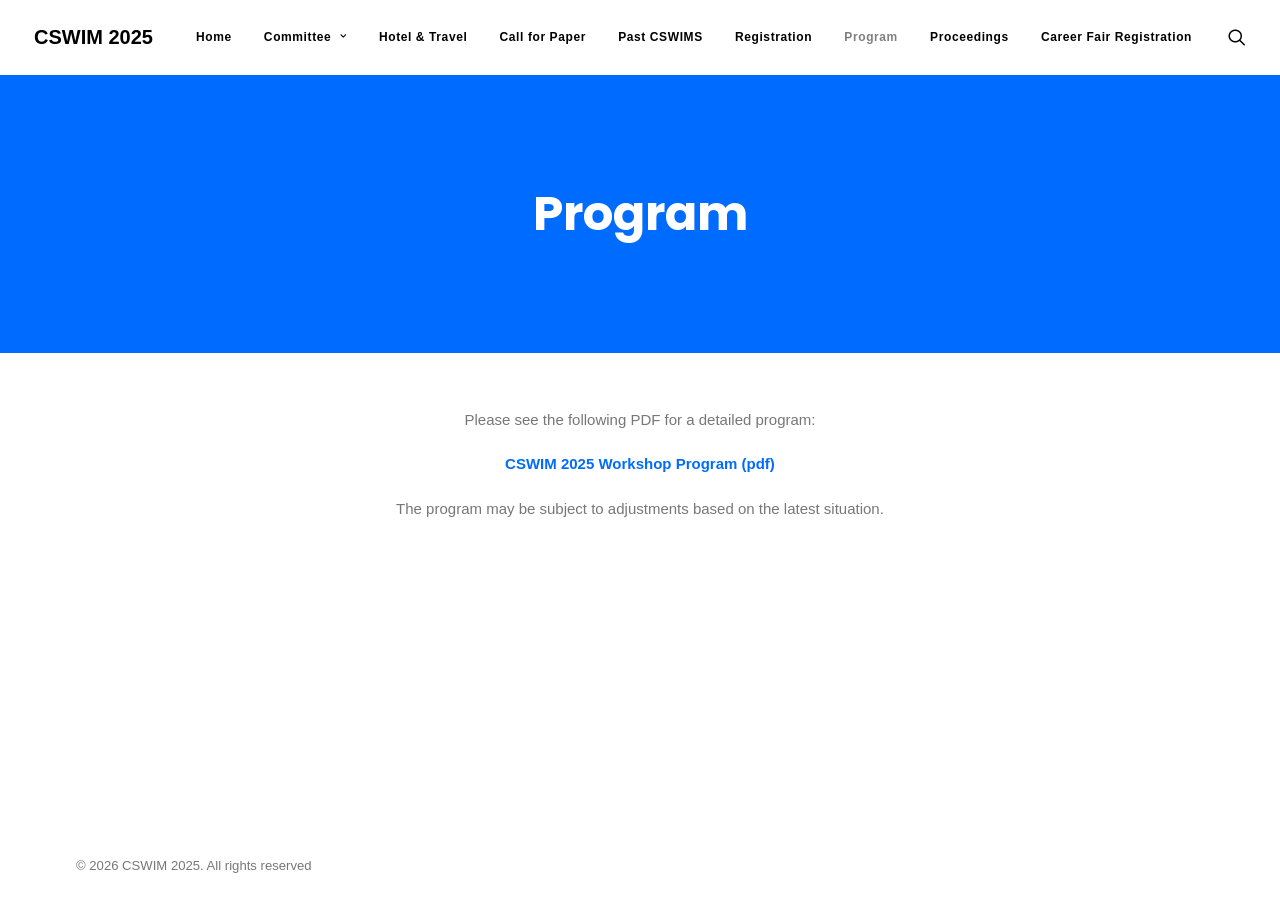
<file: program/index.html>
<!DOCTYPE html><html class="no-touch" lang="en-US" xmlns="http://www.w3.org/1999/xhtml"><head>
<meta http-equiv="Content-Type" content="text/html; charset=UTF-8">
<meta name="viewport" content="width=device-width, initial-scale=1">
<link rel="profile" href="http://gmpg.org/xfn/11">
<link rel="pingback" href="https://2025.cswimworkshop.org/xmlrpc.php">
<title>Program – CSWIM 2025</title>
<meta name="robots" content="max-image-preview:large">
<link rel="dns-prefetch" href="//fonts.googleapis.com">
<link rel="alternate" type="application/rss+xml" title="CSWIM 2025 » Feed" href="https://2025.cswimworkshop.org/feed/">
<link rel="alternate" type="application/rss+xml" title="CSWIM 2025 » Comments Feed" href="https://2025.cswimworkshop.org/comments/feed/">
<link rel="alternate" type="text/calendar" title="CSWIM 2025 » iCal Feed" href="https://2025.cswimworkshop.org/events/?ical=1">
<link rel="alternate" title="oEmbed (JSON)" type="application/json+oembed" href="https://2025.cswimworkshop.org/wp-json/oembed/1.0/embed?url=https%3A%2F%2F2025.cswimworkshop.org%2Fprogram%2F">
<link rel="alternate" title="oEmbed (XML)" type="text/xml+oembed" href="https://2025.cswimworkshop.org/wp-json/oembed/1.0/embed?url=https%3A%2F%2F2025.cswimworkshop.org%2Fprogram%2F&amp;format=xml">
<style id="wp-img-auto-sizes-contain-inline-css">
img:is([sizes=auto i],[sizes^="auto," i]){contain-intrinsic-size:3000px 1500px}
/*# sourceURL=wp-img-auto-sizes-contain-inline-css */
</style>
<style id="wp-emoji-styles-inline-css">

	img.wp-smiley, img.emoji {
		display: inline !important;
		border: none !important;
		box-shadow: none !important;
		height: 1em !important;
		width: 1em !important;
		margin: 0 0.07em !important;
		vertical-align: -0.1em !important;
		background: none !important;
		padding: 0 !important;
	}
/*# sourceURL=wp-emoji-styles-inline-css */
</style>
<style id="wp-block-library-inline-css">
:root{--wp-block-synced-color:#7a00df;--wp-block-synced-color--rgb:122,0,223;--wp-bound-block-color:var(--wp-block-synced-color);--wp-editor-canvas-background:#ddd;--wp-admin-theme-color:#007cba;--wp-admin-theme-color--rgb:0,124,186;--wp-admin-theme-color-darker-10:#006ba1;--wp-admin-theme-color-darker-10--rgb:0,107,160.5;--wp-admin-theme-color-darker-20:#005a87;--wp-admin-theme-color-darker-20--rgb:0,90,135;--wp-admin-border-width-focus:2px}@media (min-resolution:192dpi){:root{--wp-admin-border-width-focus:1.5px}}.wp-element-button{cursor:pointer}:root .has-very-light-gray-background-color{background-color:#eee}:root .has-very-dark-gray-background-color{background-color:#313131}:root .has-very-light-gray-color{color:#eee}:root .has-very-dark-gray-color{color:#313131}:root .has-vivid-green-cyan-to-vivid-cyan-blue-gradient-background{background:linear-gradient(135deg,#00d084,#0693e3)}:root .has-purple-crush-gradient-background{background:linear-gradient(135deg,#34e2e4,#4721fb 50%,#ab1dfe)}:root .has-hazy-dawn-gradient-background{background:linear-gradient(135deg,#faaca8,#dad0ec)}:root .has-subdued-olive-gradient-background{background:linear-gradient(135deg,#fafae1,#67a671)}:root .has-atomic-cream-gradient-background{background:linear-gradient(135deg,#fdd79a,#004a59)}:root .has-nightshade-gradient-background{background:linear-gradient(135deg,#330968,#31cdcf)}:root .has-midnight-gradient-background{background:linear-gradient(135deg,#020381,#2874fc)}:root{--wp--preset--font-size--normal:16px;--wp--preset--font-size--huge:42px}.has-regular-font-size{font-size:1em}.has-larger-font-size{font-size:2.625em}.has-normal-font-size{font-size:var(--wp--preset--font-size--normal)}.has-huge-font-size{font-size:var(--wp--preset--font-size--huge)}:root .has-text-align-center{text-align:center}:root .has-text-align-left{text-align:left}:root .has-text-align-right{text-align:right}.has-fit-text{white-space:nowrap!important}#end-resizable-editor-section{display:none}.aligncenter{clear:both}.items-justified-left{justify-content:flex-start}.items-justified-center{justify-content:center}.items-justified-right{justify-content:flex-end}.items-justified-space-between{justify-content:space-between}.screen-reader-text{word-wrap:normal!important;border:0;clip-path:inset(50%);height:1px;margin:-1px;overflow:hidden;padding:0;position:absolute;width:1px}.screen-reader-text:focus{background-color:#ddd;clip-path:none;color:#444;display:block;font-size:1em;height:auto;left:5px;line-height:normal;padding:15px 23px 14px;text-decoration:none;top:5px;width:auto;z-index:100000}html :where(.has-border-color){border-style:solid}html :where([style*=border-color]){border-style:solid}html :where([style*=border-top-color]){border-top-style:solid}html :where([style*=border-right-color]){border-right-style:solid}html :where([style*=border-bottom-color]){border-bottom-style:solid}html :where([style*=border-left-color]){border-left-style:solid}html :where([style*=border-width]){border-style:solid}html :where([style*=border-top-width]){border-top-style:solid}html :where([style*=border-right-width]){border-right-style:solid}html :where([style*=border-bottom-width]){border-bottom-style:solid}html :where([style*=border-left-width]){border-left-style:solid}html :where(img[class*=wp-image-]){height:auto;max-width:100%}:where(figure){margin:0 0 1em}html :where(.is-position-sticky){--wp-admin--admin-bar--position-offset:var(--wp-admin--admin-bar--height,0px)}@media screen and (max-width:600px){html :where(.is-position-sticky){--wp-admin--admin-bar--position-offset:0px}}

/*# sourceURL=/wp-includes/css/dist/block-library/common.min.css */
</style>
<style id="classic-theme-styles-inline-css">
/*! This file is auto-generated */
.wp-block-button__link{color:#fff;background-color:#32373c;border-radius:9999px;box-shadow:none;text-decoration:none;padding:calc(.667em + 2px) calc(1.333em + 2px);font-size:1.125em}.wp-block-file__button{background:#32373c;color:#fff;text-decoration:none}
/*# sourceURL=/wp-includes/css/classic-themes.min.css */
</style>

<style id="global-styles-inline-css">
:root{--wp--preset--aspect-ratio--square: 1;--wp--preset--aspect-ratio--4-3: 4/3;--wp--preset--aspect-ratio--3-4: 3/4;--wp--preset--aspect-ratio--3-2: 3/2;--wp--preset--aspect-ratio--2-3: 2/3;--wp--preset--aspect-ratio--16-9: 16/9;--wp--preset--aspect-ratio--9-16: 9/16;--wp--preset--color--black: #000000;--wp--preset--color--cyan-bluish-gray: #abb8c3;--wp--preset--color--white: #ffffff;--wp--preset--color--pale-pink: #f78da7;--wp--preset--color--vivid-red: #cf2e2e;--wp--preset--color--luminous-vivid-orange: #ff6900;--wp--preset--color--luminous-vivid-amber: #fcb900;--wp--preset--color--light-green-cyan: #7bdcb5;--wp--preset--color--vivid-green-cyan: #00d084;--wp--preset--color--pale-cyan-blue: #8ed1fc;--wp--preset--color--vivid-cyan-blue: #0693e3;--wp--preset--color--vivid-purple: #9b51e0;--wp--preset--gradient--vivid-cyan-blue-to-vivid-purple: linear-gradient(135deg,rgb(6,147,227) 0%,rgb(155,81,224) 100%);--wp--preset--gradient--light-green-cyan-to-vivid-green-cyan: linear-gradient(135deg,rgb(122,220,180) 0%,rgb(0,208,130) 100%);--wp--preset--gradient--luminous-vivid-amber-to-luminous-vivid-orange: linear-gradient(135deg,rgb(252,185,0) 0%,rgb(255,105,0) 100%);--wp--preset--gradient--luminous-vivid-orange-to-vivid-red: linear-gradient(135deg,rgb(255,105,0) 0%,rgb(207,46,46) 100%);--wp--preset--gradient--very-light-gray-to-cyan-bluish-gray: linear-gradient(135deg,rgb(238,238,238) 0%,rgb(169,184,195) 100%);--wp--preset--gradient--cool-to-warm-spectrum: linear-gradient(135deg,rgb(74,234,220) 0%,rgb(151,120,209) 20%,rgb(207,42,186) 40%,rgb(238,44,130) 60%,rgb(251,105,98) 80%,rgb(254,248,76) 100%);--wp--preset--gradient--blush-light-purple: linear-gradient(135deg,rgb(255,206,236) 0%,rgb(152,150,240) 100%);--wp--preset--gradient--blush-bordeaux: linear-gradient(135deg,rgb(254,205,165) 0%,rgb(254,45,45) 50%,rgb(107,0,62) 100%);--wp--preset--gradient--luminous-dusk: linear-gradient(135deg,rgb(255,203,112) 0%,rgb(199,81,192) 50%,rgb(65,88,208) 100%);--wp--preset--gradient--pale-ocean: linear-gradient(135deg,rgb(255,245,203) 0%,rgb(182,227,212) 50%,rgb(51,167,181) 100%);--wp--preset--gradient--electric-grass: linear-gradient(135deg,rgb(202,248,128) 0%,rgb(113,206,126) 100%);--wp--preset--gradient--midnight: linear-gradient(135deg,rgb(2,3,129) 0%,rgb(40,116,252) 100%);--wp--preset--font-size--small: 13px;--wp--preset--font-size--medium: 20px;--wp--preset--font-size--large: 36px;--wp--preset--font-size--x-large: 42px;--wp--preset--spacing--20: 0.44rem;--wp--preset--spacing--30: 0.67rem;--wp--preset--spacing--40: 1rem;--wp--preset--spacing--50: 1.5rem;--wp--preset--spacing--60: 2.25rem;--wp--preset--spacing--70: 3.38rem;--wp--preset--spacing--80: 5.06rem;--wp--preset--shadow--natural: 6px 6px 9px rgba(0, 0, 0, 0.2);--wp--preset--shadow--deep: 12px 12px 50px rgba(0, 0, 0, 0.4);--wp--preset--shadow--sharp: 6px 6px 0px rgba(0, 0, 0, 0.2);--wp--preset--shadow--outlined: 6px 6px 0px -3px rgb(255, 255, 255), 6px 6px rgb(0, 0, 0);--wp--preset--shadow--crisp: 6px 6px 0px rgb(0, 0, 0);}:where(body) { margin: 0; }:where(.is-layout-flex){gap: 0.5em;}:where(.is-layout-grid){gap: 0.5em;}body .is-layout-flex{display: flex;}.is-layout-flex{flex-wrap: wrap;align-items: center;}.is-layout-flex > :is(*, div){margin: 0;}body .is-layout-grid{display: grid;}.is-layout-grid > :is(*, div){margin: 0;}body{padding-top: 0px;padding-right: 0px;padding-bottom: 0px;padding-left: 0px;}:root :where(.wp-element-button, .wp-block-button__link){background-color: #32373c;border-width: 0;color: #fff;font-family: inherit;font-size: inherit;font-style: inherit;font-weight: inherit;letter-spacing: inherit;line-height: inherit;padding-top: calc(0.667em + 2px);padding-right: calc(1.333em + 2px);padding-bottom: calc(0.667em + 2px);padding-left: calc(1.333em + 2px);text-decoration: none;text-transform: inherit;}.has-black-color{color: var(--wp--preset--color--black) !important;}.has-cyan-bluish-gray-color{color: var(--wp--preset--color--cyan-bluish-gray) !important;}.has-white-color{color: var(--wp--preset--color--white) !important;}.has-pale-pink-color{color: var(--wp--preset--color--pale-pink) !important;}.has-vivid-red-color{color: var(--wp--preset--color--vivid-red) !important;}.has-luminous-vivid-orange-color{color: var(--wp--preset--color--luminous-vivid-orange) !important;}.has-luminous-vivid-amber-color{color: var(--wp--preset--color--luminous-vivid-amber) !important;}.has-light-green-cyan-color{color: var(--wp--preset--color--light-green-cyan) !important;}.has-vivid-green-cyan-color{color: var(--wp--preset--color--vivid-green-cyan) !important;}.has-pale-cyan-blue-color{color: var(--wp--preset--color--pale-cyan-blue) !important;}.has-vivid-cyan-blue-color{color: var(--wp--preset--color--vivid-cyan-blue) !important;}.has-vivid-purple-color{color: var(--wp--preset--color--vivid-purple) !important;}.has-black-background-color{background-color: var(--wp--preset--color--black) !important;}.has-cyan-bluish-gray-background-color{background-color: var(--wp--preset--color--cyan-bluish-gray) !important;}.has-white-background-color{background-color: var(--wp--preset--color--white) !important;}.has-pale-pink-background-color{background-color: var(--wp--preset--color--pale-pink) !important;}.has-vivid-red-background-color{background-color: var(--wp--preset--color--vivid-red) !important;}.has-luminous-vivid-orange-background-color{background-color: var(--wp--preset--color--luminous-vivid-orange) !important;}.has-luminous-vivid-amber-background-color{background-color: var(--wp--preset--color--luminous-vivid-amber) !important;}.has-light-green-cyan-background-color{background-color: var(--wp--preset--color--light-green-cyan) !important;}.has-vivid-green-cyan-background-color{background-color: var(--wp--preset--color--vivid-green-cyan) !important;}.has-pale-cyan-blue-background-color{background-color: var(--wp--preset--color--pale-cyan-blue) !important;}.has-vivid-cyan-blue-background-color{background-color: var(--wp--preset--color--vivid-cyan-blue) !important;}.has-vivid-purple-background-color{background-color: var(--wp--preset--color--vivid-purple) !important;}.has-black-border-color{border-color: var(--wp--preset--color--black) !important;}.has-cyan-bluish-gray-border-color{border-color: var(--wp--preset--color--cyan-bluish-gray) !important;}.has-white-border-color{border-color: var(--wp--preset--color--white) !important;}.has-pale-pink-border-color{border-color: var(--wp--preset--color--pale-pink) !important;}.has-vivid-red-border-color{border-color: var(--wp--preset--color--vivid-red) !important;}.has-luminous-vivid-orange-border-color{border-color: var(--wp--preset--color--luminous-vivid-orange) !important;}.has-luminous-vivid-amber-border-color{border-color: var(--wp--preset--color--luminous-vivid-amber) !important;}.has-light-green-cyan-border-color{border-color: var(--wp--preset--color--light-green-cyan) !important;}.has-vivid-green-cyan-border-color{border-color: var(--wp--preset--color--vivid-green-cyan) !important;}.has-pale-cyan-blue-border-color{border-color: var(--wp--preset--color--pale-cyan-blue) !important;}.has-vivid-cyan-blue-border-color{border-color: var(--wp--preset--color--vivid-cyan-blue) !important;}.has-vivid-purple-border-color{border-color: var(--wp--preset--color--vivid-purple) !important;}.has-vivid-cyan-blue-to-vivid-purple-gradient-background{background: var(--wp--preset--gradient--vivid-cyan-blue-to-vivid-purple) !important;}.has-light-green-cyan-to-vivid-green-cyan-gradient-background{background: var(--wp--preset--gradient--light-green-cyan-to-vivid-green-cyan) !important;}.has-luminous-vivid-amber-to-luminous-vivid-orange-gradient-background{background: var(--wp--preset--gradient--luminous-vivid-amber-to-luminous-vivid-orange) !important;}.has-luminous-vivid-orange-to-vivid-red-gradient-background{background: var(--wp--preset--gradient--luminous-vivid-orange-to-vivid-red) !important;}.has-very-light-gray-to-cyan-bluish-gray-gradient-background{background: var(--wp--preset--gradient--very-light-gray-to-cyan-bluish-gray) !important;}.has-cool-to-warm-spectrum-gradient-background{background: var(--wp--preset--gradient--cool-to-warm-spectrum) !important;}.has-blush-light-purple-gradient-background{background: var(--wp--preset--gradient--blush-light-purple) !important;}.has-blush-bordeaux-gradient-background{background: var(--wp--preset--gradient--blush-bordeaux) !important;}.has-luminous-dusk-gradient-background{background: var(--wp--preset--gradient--luminous-dusk) !important;}.has-pale-ocean-gradient-background{background: var(--wp--preset--gradient--pale-ocean) !important;}.has-electric-grass-gradient-background{background: var(--wp--preset--gradient--electric-grass) !important;}.has-midnight-gradient-background{background: var(--wp--preset--gradient--midnight) !important;}.has-small-font-size{font-size: var(--wp--preset--font-size--small) !important;}.has-medium-font-size{font-size: var(--wp--preset--font-size--medium) !important;}.has-large-font-size{font-size: var(--wp--preset--font-size--large) !important;}.has-x-large-font-size{font-size: var(--wp--preset--font-size--x-large) !important;}
/*# sourceURL=global-styles-inline-css */
</style>

<link rel="stylesheet" id="uncodefont-google-css" href="//fonts.googleapis.com/css?family=Poppins:100,100italic,200,200italic,300,300italic,regular,italic,500,500italic,600,600italic,700,700italic,800,800italic,900,900italic&amp;subset=latin,latin-ext,devanagari&amp;ver=2.2.4" media="all">
<link rel="stylesheet" id="uncode-style-css" href="../wp-content/themes/uncode/library/css/style__ver=1713848677.css" media="all">
<style id="uncode-style-inline-css">

@media (min-width: 960px) { .limit-width { max-width: 1200px; margin: auto;}}
#changer-back-color { transition: background-color 1000ms cubic-bezier(0.25, 1, 0.5, 1) !important; } #changer-back-color > div { transition: opacity 1000ms cubic-bezier(0.25, 1, 0.5, 1) !important; } body.bg-changer-init.disable-hover .main-wrapper .style-light,  body.bg-changer-init.disable-hover .main-wrapper .style-light h1,  body.bg-changer-init.disable-hover .main-wrapper .style-light h2, body.bg-changer-init.disable-hover .main-wrapper .style-light h3, body.bg-changer-init.disable-hover .main-wrapper .style-light h4, body.bg-changer-init.disable-hover .main-wrapper .style-light h5, body.bg-changer-init.disable-hover .main-wrapper .style-light h6, body.bg-changer-init.disable-hover .main-wrapper .style-light a, body.bg-changer-init.disable-hover .main-wrapper .style-dark, body.bg-changer-init.disable-hover .main-wrapper .style-dark h1, body.bg-changer-init.disable-hover .main-wrapper .style-dark h2, body.bg-changer-init.disable-hover .main-wrapper .style-dark h3, body.bg-changer-init.disable-hover .main-wrapper .style-dark h4, body.bg-changer-init.disable-hover .main-wrapper .style-dark h5, body.bg-changer-init.disable-hover .main-wrapper .style-dark h6, body.bg-changer-init.disable-hover .main-wrapper .style-dark a { transition: color 1000ms cubic-bezier(0.25, 1, 0.5, 1) !important; }
/*# sourceURL=uncode-style-inline-css */
</style>
<link rel="stylesheet" id="uncode-icons-css" href="../wp-content/themes/uncode/library/css/uncode-icons__ver=1713848677.css" media="all">
<link rel="stylesheet" id="uncode-custom-style-css" href="../wp-content/themes/uncode/library/css/style-custom__ver=1713848677.css" media="all">
<script id="ai-uncode-js" src="../wp-content/themes/uncode/library/js/ai-uncode.js" data-home="/" data-path="/" data-breakpoints-images="258,516,720,1032,1440,2064,2880"></script>
<script id="uncode-init-js-extra">
var SiteParameters = {"days":"days","hours":"hours","minutes":"minutes","seconds":"seconds","constant_scroll":"on","scroll_speed":"2","parallax_factor":"0.25","loading":"Loading\u2026","slide_name":"slide","slide_footer":"footer","ajax_url":"https://2025.cswimworkshop.org/wp-admin/admin-ajax.php","nonce_adaptive_images":"2a3d6edcb9","nonce_srcset_async":"298cfc7d09","enable_debug":"","block_mobile_videos":"","is_frontend_editor":"","main_width":["1200","px"],"mobile_parallax_allowed":"","listen_for_screen_update":"1","wireframes_plugin_active":"","sticky_elements":"","resize_quality":"90","register_metadata":"","bg_changer_time":"1000","update_wc_fragments":"1","optimize_shortpixel_image":"","menu_mobile_offcanvas_gap":"45","custom_cursor_selector":"[href], .trigger-overlay, .owl-next, .owl-prev, .owl-dot, input[type=\"submit\"], input[type=\"checkbox\"], button[type=\"submit\"], a[class^=\"ilightbox\"], .ilightbox-thumbnail, .ilightbox-prev, .ilightbox-next, .overlay-close, .unmodal-close, .qty-inset \u003E span, .share-button li, .uncode-post-titles .tmb.tmb-click-area, .btn-link, .tmb-click-row .t-inside, .lg-outer button, .lg-thumb img, a[data-lbox], .uncode-close-offcanvas-overlay","mobile_parallax_animation":"","lbox_enhanced":"","native_media_player":"","vimeoPlayerParams":"?autoplay=0","ajax_filter_key_search":"key","ajax_filter_key_unfilter":"unfilter","index_pagination_disable_scroll":"","index_pagination_scroll_to":"","uncode_wc_popup_cart_qty":"","uncode_adaptive":"1","ai_breakpoints":"258,516,720,1032,1440,2064,2880"};
//# sourceURL=uncode-init-js-extra
</script>
<script id="uncode-init-js" src="../wp-content/themes/uncode/library/js/init__ver=1713848677.js"></script>
<script id="jquery-core-js" src="../wp-includes/js/jquery/jquery.min__ver=3.7.1.js"></script>
<script id="jquery-migrate-js" src="../wp-includes/js/jquery/jquery-migrate.min__ver=3.4.1.js"></script>
<link rel="https://api.w.org/" href="https://2025.cswimworkshop.org/wp-json/"><link rel="alternate" title="JSON" type="application/json" href="https://2025.cswimworkshop.org/wp-json/wp/v2/pages/539"><link rel="EditURI" type="application/rsd+xml" title="RSD" href="https://2025.cswimworkshop.org/xmlrpc.php?rsd">

<link rel="canonical" href="./program">
<link rel="shortlink" href="https://2025.cswimworkshop.org/?p=539">
<meta name="tec-api-version" content="v1"><meta name="tec-api-origin" content="https://2025.cswimworkshop.org"><link rel="alternate" href="https://2025.cswimworkshop.org/wp-json/tribe/events/v1/"><style>.recentcomments a{display:inline !important;padding:0 !important;margin:0 !important;}</style><noscript><style> .wpb_animate_when_almost_visible { opacity: 1; }</style></noscript></head>
<body class="wp-singular page-template-default page page-id-539 wp-theme-uncode style-color-lxmt-bg tribe-no-js hormenu-position-left megamenu-full-submenu hmenu hmenu-position-right header-full-width main-center-align menu-mobile-transparent textual-accent-color menu-mobile-default mobile-parallax-not-allowed ilb-no-bounce unreg qw-body-scroll-disabled no-qty-fx wpb-js-composer js-comp-ver-6.7.0 vc_responsive" data-border="0">
		<div id="vh_layout_help"></div><div class="body-borders" data-border="0"><div class="top-border body-border-shadow"></div><div class="right-border body-border-shadow"></div><div class="bottom-border body-border-shadow"></div><div class="left-border body-border-shadow"></div><div class="top-border style-light-bg"></div><div class="right-border style-light-bg"></div><div class="bottom-border style-light-bg"></div><div class="left-border style-light-bg"></div></div>	<div class="box-wrapper">
		<div class="box-container">
		<script type="text/javascript" id="initBox">UNCODE.initBox();</script>
		<div class="menu-wrapper">
													
													<header id="masthead" class="navbar menu-primary menu-light submenu-light menu-transparent menu-add-padding style-light-original single-h-padding menu-absolute menu-with-logo">
														<div class="menu-container style-color-xsdn-bg menu-borders">
															<div class="row-menu">
																<div class="row-menu-inner">
																	<div id="logo-container-mobile" class="col-lg-0 logo-container middle">
																		<div id="main-logo" class="navbar-header style-light">
																			<a href="../index.html" class="navbar-brand" data-minheight="20" aria-label="CSWIM 2025"><h2 class="text-logo h3 logo-skinnable main-logo" data-maxheight="20" style="font-size:20px;">CSWIM 2025</h2></a>
																		</div>
																		<div class="mmb-container"><div class="mobile-additional-icons"></div><div class="mobile-menu-button mobile-menu-button-light lines-button"><span class="lines"><span></span></span></div></div>
																	</div>
																	<div class="col-lg-12 main-menu-container middle">
																		<div class="menu-horizontal">
																			<div class="menu-horizontal-inner">
																				<div class="nav navbar-nav navbar-main navbar-nav-first"><ul id="menu-menu" class="menu-primary-inner menu-smart sm"><li id="menu-item-49" class="menu-item menu-item-type-post_type menu-item-object-page menu-item-home menu-item-49 menu-item-link"><a title="Home" href="../index.html">Home<i class="fa fa-angle-right fa-dropdown"></i></a></li>
<li id="menu-item-567" class="menu-item menu-item-type-custom menu-item-object-custom menu-item-has-children menu-item-567 dropdown menu-item-link"><a title="Committee" href="./index.html" data-toggle="dropdown" class="dropdown-toggle" data-type="title">Committee<i class="fa fa-angle-down fa-dropdown"></i></a>
<ul role="menu" class="drop-menu">
	<li id="menu-item-970" class="menu-item menu-item-type-post_type menu-item-object-page menu-item-970"><a title="Program Committee" href="../program-committee/index.html">Program Committee<i class="fa fa-angle-right fa-dropdown"></i></a></li>
	<li id="menu-item-977" class="menu-item menu-item-type-post_type menu-item-object-page menu-item-977"><a title="Advisory Committee" href="../advisory-committee/index.html">Advisory Committee<i class="fa fa-angle-right fa-dropdown"></i></a></li>
	<li id="menu-item-1026" class="menu-item menu-item-type-post_type menu-item-object-page menu-item-1026"><a title="Keynote" href="../keynote/index.html">Keynote<i class="fa fa-angle-right fa-dropdown"></i></a></li>
	<li id="menu-item-978" class="menu-item menu-item-type-post_type menu-item-object-page menu-item-978"><a title="Panel Discussions" href="../panel-discussions/index.html">Panel Discussions<i class="fa fa-angle-right fa-dropdown"></i></a></li>
	<li id="menu-item-532" class="menu-item menu-item-type-post_type menu-item-object-page menu-item-532"><a title="Organizing Committee" href="../organizing-committee/index.html">Organizing Committee<i class="fa fa-angle-right fa-dropdown"></i></a></li>
</ul>
</li>
<li id="menu-item-959" class="menu-item menu-item-type-post_type menu-item-object-page menu-item-959 menu-item-link"><a title="Hotel &amp; Travel" href="../hotel-travel/index.html">Hotel &amp; Travel<i class="fa fa-angle-right fa-dropdown"></i></a></li>
<li id="menu-item-524" class="menu-item menu-item-type-post_type menu-item-object-page menu-item-524 menu-item-link"><a title="Call for Paper" href="../call-for-paper/index.html">Call for Paper<i class="fa fa-angle-right fa-dropdown"></i></a></li>
<li id="menu-item-139" class="menu-item menu-item-type-custom menu-item-object-custom menu-item-139 menu-item-link"><a title="Past CSWIMS" href="http://cswimworkshop.org/">Past CSWIMS<i class="fa fa-angle-right fa-dropdown"></i></a></li>
<li id="menu-item-793" class="menu-item menu-item-type-post_type menu-item-object-page menu-item-793 menu-item-link"><a title="Registration" href="../registration/index.html">Registration<i class="fa fa-angle-right fa-dropdown"></i></a></li>
<li id="menu-item-1003" class="menu-item menu-item-type-post_type menu-item-object-page current-menu-item page_item page-item-539 current_page_item menu-item-1003 active menu-item-link"><a title="Program" href="./index.html">Program<i class="fa fa-angle-right fa-dropdown"></i></a></li>
<li id="menu-item-988" class="menu-item menu-item-type-post_type menu-item-object-page menu-item-988 menu-item-link"><a title="Proceedings" href="../proceedings/index.html">Proceedings<i class="fa fa-angle-right fa-dropdown"></i></a></li>
<li id="menu-item-1001" class="menu-item menu-item-type-post_type menu-item-object-page menu-item-1001 menu-item-link"><a title="Career Fair Registration" href="../career-fair-registration/index.html">Career Fair Registration<i class="fa fa-angle-right fa-dropdown"></i></a></li>
</ul></div><div class="uncode-close-offcanvas-mobile lines-button close navbar-mobile-el"><span class="lines"></span></div><div class="nav navbar-nav navbar-nav-last navbar-extra-icons"><ul class="menu-smart sm menu-icons"><li class="menu-item-link search-icon style-light dropdown "><a href="./index.html" class="trigger-overlay search-icon" data-area="search" data-container="box-container" aria-label="Search">
													<i class="fa fa-search3"></i><span class="desktop-hidden"><span>Search</span></span><i class="fa fa-angle-down fa-dropdown desktop-hidden"></i>
													</a><ul role="menu" class="drop-menu desktop-hidden">
														<li>
															<form class="search" method="get" action="https://2025.cswimworkshop.org/">
																<input type="search" class="search-field no-livesearch" placeholder="Search…" value="" name="s" title="Search…"></form>
														</li>
													</ul></li></ul></div><div class="desktop-hidden menu-accordion-secondary">
														 							</div></div>
																		</div>
																	</div>
																</div>
															</div></div>
													</header>
												</div>			<script type="text/javascript" id="fixMenuHeight">UNCODE.fixMenuHeight();</script>
			<div class="main-wrapper">
				<div class="main-container">
					<div class="page-wrapper">
						<div class="sections-container">
<script type="text/javascript">UNCODE.initHeader();</script><article id="post-539" class="page-body style-light-bg post-539 page type-page status-publish hentry">
						<div class="post-wrapper">
							<div class="post-body"><div class="post-content un-no-sidebar-layout"><div data-parent="true" class="vc_row style-accent-bg row-container" id="row-unique-0"><div class="row limit-width row-parent" data-height-ratio="31"><div class="wpb_row row-inner"><div class="wpb_column pos-middle pos-center align_center column_parent col-lg-12 single-internal-gutter"><div class="uncol style-light"><div class="uncoltable"><div class="uncell no-block-padding"><div class="uncont"><div class="vc_custom_heading_wrap "><div class="heading-text el-text"><h1 class="font-695280 fontsize-127889 font-weight-700 text-color-xsdn-color"><span><span style="color: #ffffff;">Program</span></span></h1></div><div class="clear"></div></div></div></div></div></div></div><script id="script-row-unique-0" data-row="script-row-unique-0" type="text/javascript" class="vc_controls">UNCODE.initRow(document.getElementById("row-unique-0"));</script></div></div></div><div data-parent="true" class="vc_row row-container" id="row-unique-1"><div class="row limit-width row-parent"><div class="wpb_row row-inner"><div class="wpb_column pos-top pos-center align_left column_parent col-lg-2 single-internal-gutter"><div class="uncol style-light"><div class="uncoltable"><div class="uncell no-block-padding"><div class="uncont"></div></div></div></div></div><div class="wpb_column pos-top pos-center align_left column_parent col-lg-8 single-internal-gutter"><div class="uncol style-light"><div class="uncoltable"><div class="uncell no-block-padding"><div class="uncont"><div class="uncode_text_column"><p></p>
<p style="text-align: center;">Please see the following PDF for a detailed program:</p>
<p style="text-align: center;"><strong><a href="../wp-content/uploads/2025/06/CSWIM-2025-Program-1.pdf">CSWIM 2025 Workshop Program (pdf)</a></strong></p>
<p style="text-align: center;">The program may be subject to adjustments based on the latest situation.</p>
<p>
</p></div></div></div></div></div></div><div class="wpb_column pos-top pos-center align_left column_parent col-lg-2 single-internal-gutter"><div class="uncol style-light"><div class="uncoltable"><div class="uncell no-block-padding"><div class="uncont"></div></div></div></div></div><script id="script-row-unique-1" data-row="script-row-unique-1" type="text/javascript" class="vc_controls">UNCODE.initRow(document.getElementById("row-unique-1"));</script></div></div></div>
</div></div>
						</div>
					</article>
								</div><!-- sections container -->
							</div><!-- page wrapper -->
												<footer id="colophon" class="site-footer">
							<div class="row-container style-light-bg footer-last">
		  					<div class="row row-parent style-light limit-width no-top-padding no-h-padding no-bottom-padding">
									<div class="site-info uncell col-lg-6 pos-middle text-left">© 2026 CSWIM 2025. All rights reserved</div><!-- site info -->
								</div>
							</div>						</footer>
																	</div><!-- main container -->
				</div><!-- main wrapper -->
							</div><!-- box container -->
					</div><!-- box wrapper -->
		<div class="style-light footer-scroll-top"><a href="./index.html" class="scroll-top"><i class="fa fa-angle-up fa-stack btn-default btn-hover-nobg"></i></a></div>
					<div class="overlay overlay-sequential overlay-full style-dark style-dark-bg overlay-search" data-area="search" data-container="box-container">
				<div class="mmb-container"><div class="menu-close-search mobile-menu-button menu-button-offcanvas mobile-menu-button-dark lines-button overlay-close close" data-area="search" data-container="box-container"><span class="lines"></span></div></div>
				<div class="search-container"><form action="https://2025.cswimworkshop.org/" method="get">
	<div class="search-container-inner">
		<input type="search" class="search-field form-fluid no-livesearch" placeholder="Search…" value="" name="s" title="Search for:">
		<i class="fa fa-search3"></i>

			</div>
</form>
</div>
			</div>
		
	<script type="speculationrules">
{"prefetch":[{"source":"document","where":{"and":[{"href_matches":"/*"},{"not":{"href_matches":["/wp-*.php","/wp-admin/*","/wp-content/uploads/*","/wp-content/*","/wp-content/plugins/*","/wp-content/themes/uncode/*","/*\\?(.+)"]}},{"not":{"selector_matches":"a[rel~=\"nofollow\"]"}},{"not":{"selector_matches":".no-prefetch, .no-prefetch a"}}]},"eagerness":"conservative"}]}
</script>
		<script>
		( function ( body ) {
			'use strict';
			body.className = body.className.replace( /\btribe-no-js\b/, 'tribe-js' );
		} )( document.body );
		</script>
		<script> /* <![CDATA[ */var tribe_l10n_datatables = {"aria":{"sort_ascending":": activate to sort column ascending","sort_descending":": activate to sort column descending"},"length_menu":"Show _MENU_ entries","empty_table":"No data available in table","info":"Showing _START_ to _END_ of _TOTAL_ entries","info_empty":"Showing 0 to 0 of 0 entries","info_filtered":"(filtered from _MAX_ total entries)","zero_records":"No matching records found","search":"Search:","all_selected_text":"All items on this page were selected. ","select_all_link":"Select all pages","clear_selection":"Clear Selection.","pagination":{"all":"All","next":"Next","previous":"Previous"},"select":{"rows":{"0":"","_":": Selected %d rows","1":": Selected 1 row"}},"datepicker":{"dayNames":["Sunday","Monday","Tuesday","Wednesday","Thursday","Friday","Saturday"],"dayNamesShort":["Sun","Mon","Tue","Wed","Thu","Fri","Sat"],"dayNamesMin":["S","M","T","W","T","F","S"],"monthNames":["January","February","March","April","May","June","July","August","September","October","November","December"],"monthNamesShort":["January","February","March","April","May","June","July","August","September","October","November","December"],"monthNamesMin":["Jan","Feb","Mar","Apr","May","Jun","Jul","Aug","Sep","Oct","Nov","Dec"],"nextText":"Next","prevText":"Prev","currentText":"Today","closeText":"Done","today":"Today","clear":"Clear"}};/* ]]> */ </script><script type="text/html" id="wpb-modifications"></script><script id="tec-user-agent-js" src="../wp-content/plugins/the-events-calendar/common/build/js/user-agent__ver=da75d0bdea6dde3898df.js"></script>
<script id="mediaelement-core-js-before">
var mejsL10n = {"language":"en","strings":{"mejs.download-file":"Download File","mejs.install-flash":"You are using a browser that does not have Flash player enabled or installed. Please turn on your Flash player plugin or download the latest version from https://get.adobe.com/flashplayer/","mejs.fullscreen":"Fullscreen","mejs.play":"Play","mejs.pause":"Pause","mejs.time-slider":"Time Slider","mejs.time-help-text":"Use Left/Right Arrow keys to advance one second, Up/Down arrows to advance ten seconds.","mejs.live-broadcast":"Live Broadcast","mejs.volume-help-text":"Use Up/Down Arrow keys to increase or decrease volume.","mejs.unmute":"Unmute","mejs.mute":"Mute","mejs.volume-slider":"Volume Slider","mejs.video-player":"Video Player","mejs.audio-player":"Audio Player","mejs.captions-subtitles":"Captions/Subtitles","mejs.captions-chapters":"Chapters","mejs.none":"None","mejs.afrikaans":"Afrikaans","mejs.albanian":"Albanian","mejs.arabic":"Arabic","mejs.belarusian":"Belarusian","mejs.bulgarian":"Bulgarian","mejs.catalan":"Catalan","mejs.chinese":"Chinese","mejs.chinese-simplified":"Chinese (Simplified)","mejs.chinese-traditional":"Chinese (Traditional)","mejs.croatian":"Croatian","mejs.czech":"Czech","mejs.danish":"Danish","mejs.dutch":"Dutch","mejs.english":"English","mejs.estonian":"Estonian","mejs.filipino":"Filipino","mejs.finnish":"Finnish","mejs.french":"French","mejs.galician":"Galician","mejs.german":"German","mejs.greek":"Greek","mejs.haitian-creole":"Haitian Creole","mejs.hebrew":"Hebrew","mejs.hindi":"Hindi","mejs.hungarian":"Hungarian","mejs.icelandic":"Icelandic","mejs.indonesian":"Indonesian","mejs.irish":"Irish","mejs.italian":"Italian","mejs.japanese":"Japanese","mejs.korean":"Korean","mejs.latvian":"Latvian","mejs.lithuanian":"Lithuanian","mejs.macedonian":"Macedonian","mejs.malay":"Malay","mejs.maltese":"Maltese","mejs.norwegian":"Norwegian","mejs.persian":"Persian","mejs.polish":"Polish","mejs.portuguese":"Portuguese","mejs.romanian":"Romanian","mejs.russian":"Russian","mejs.serbian":"Serbian","mejs.slovak":"Slovak","mejs.slovenian":"Slovenian","mejs.spanish":"Spanish","mejs.swahili":"Swahili","mejs.swedish":"Swedish","mejs.tagalog":"Tagalog","mejs.thai":"Thai","mejs.turkish":"Turkish","mejs.ukrainian":"Ukrainian","mejs.vietnamese":"Vietnamese","mejs.welsh":"Welsh","mejs.yiddish":"Yiddish"}};
//# sourceURL=mediaelement-core-js-before
</script>
<script id="mediaelement-core-js" src="../wp-includes/js/mediaelement/mediaelement-and-player.min__ver=4.2.17.js"></script>
<script id="mediaelement-migrate-js" src="../wp-includes/js/mediaelement/mediaelement-migrate.min__ver=7.0.1.js"></script>
<script id="mediaelement-js-extra">
var _wpmejsSettings = {"pluginPath":"/wp-includes/js/mediaelement/","classPrefix":"mejs-","stretching":"responsive","audioShortcodeLibrary":"mediaelement","videoShortcodeLibrary":"mediaelement"};
//# sourceURL=mediaelement-js-extra
</script>
<script id="wp-mediaelement-js" src="../wp-includes/js/mediaelement/wp-mediaelement.min__ver=7.0.1.js"></script>
<script id="uncode-plugins-js" src="../wp-content/themes/uncode/library/js/plugins__ver=1713848677.js"></script>
<script id="uncode-app-js" src="../wp-content/themes/uncode/library/js/app__ver=1713848677.js"></script>
<script id="wp-emoji-settings" type="application/json">
{"baseUrl":"https://s.w.org/images/core/emoji/17.0.2/72x72/","ext":".png","svgUrl":"https://s.w.org/images/core/emoji/17.0.2/svg/","svgExt":".svg","source":{"concatemoji":"https://2025.cswimworkshop.org/wp-includes/js/wp-emoji-release.min.js?ver=7.0.1"}}
</script>
<script type="module">
/*! This file is auto-generated */
const a=JSON.parse(document.getElementById("wp-emoji-settings").textContent),o=(window._wpemojiSettings=a,"wpEmojiSettingsSupports"),s=["flag","emoji"];function i(e){try{var t={supportTests:e,timestamp:(new Date).valueOf()};sessionStorage.setItem(o,JSON.stringify(t))}catch(e){}}function c(e,t,n){e.clearRect(0,0,e.canvas.width,e.canvas.height),e.fillText(t,0,0);t=new Uint32Array(e.getImageData(0,0,e.canvas.width,e.canvas.height).data);e.clearRect(0,0,e.canvas.width,e.canvas.height),e.fillText(n,0,0);const a=new Uint32Array(e.getImageData(0,0,e.canvas.width,e.canvas.height).data);return t.every((e,t)=>e===a[t])}function p(e,t){e.clearRect(0,0,e.canvas.width,e.canvas.height),e.fillText(t,0,0);var n=e.getImageData(16,16,1,1);for(let e=0;e<n.data.length;e++)if(0!==n.data[e])return!1;return!0}function u(e,t,n,a){switch(t){case"flag":return n(e,"\ud83c\udff3\ufe0f\u200d\u26a7\ufe0f","\ud83c\udff3\ufe0f\u200b\u26a7\ufe0f")?!1:!n(e,"\ud83c\udde8\ud83c\uddf6","\ud83c\udde8\u200b\ud83c\uddf6")&&!n(e,"\ud83c\udff4\udb40\udc67\udb40\udc62\udb40\udc65\udb40\udc6e\udb40\udc67\udb40\udc7f","\ud83c\udff4\u200b\udb40\udc67\u200b\udb40\udc62\u200b\udb40\udc65\u200b\udb40\udc6e\u200b\udb40\udc67\u200b\udb40\udc7f");case"emoji":return!a(e,"\ud83e\u1fac8")}return!1}function f(e,t,n,a){let r;const o=(r="undefined"!=typeof WorkerGlobalScope&&self instanceof WorkerGlobalScope?new OffscreenCanvas(300,150):document.createElement("canvas")).getContext("2d",{willReadFrequently:!0}),s=(o.textBaseline="top",o.font="600 32px Arial",{});return e.forEach(e=>{s[e]=t(o,e,n,a)}),s}function r(e){var t=document.createElement("script");t.src=e,t.defer=!0,document.head.appendChild(t)}a.supports={everything:!0,everythingExceptFlag:!0},new Promise(t=>{let n=function(){try{var e=JSON.parse(sessionStorage.getItem(o));if("object"==typeof e&&"number"==typeof e.timestamp&&(new Date).valueOf()<e.timestamp+604800&&"object"==typeof e.supportTests)return e.supportTests}catch(e){}return null}();if(!n){if("undefined"!=typeof Worker&&"undefined"!=typeof OffscreenCanvas&&"undefined"!=typeof URL&&URL.createObjectURL&&"undefined"!=typeof Blob)try{var e="postMessage("+f.toString()+"("+[JSON.stringify(s),u.toString(),c.toString(),p.toString()].join(",")+"));",a=new Blob([e],{type:"text/javascript"});const r=new Worker(URL.createObjectURL(a),{name:"wpTestEmojiSupports"});return void(r.onmessage=e=>{i(n=e.data),r.terminate(),t(n)})}catch(e){}i(n=f(s,u,c,p))}t(n)}).then(e=>{for(const n in e)a.supports[n]=e[n],a.supports.everything=a.supports.everything&&a.supports[n],"flag"!==n&&(a.supports.everythingExceptFlag=a.supports.everythingExceptFlag&&a.supports[n]);var t;a.supports.everythingExceptFlag=a.supports.everythingExceptFlag&&!a.supports.flag,a.supports.everything||((t=a.source||{}).concatemoji?r(t.concatemoji):t.wpemoji&&t.twemoji&&(r(t.twemoji),r(t.wpemoji)))});
//# sourceURL=https://2025.cswimworkshop.org/wp-includes/js/wp-emoji-loader.min.js
</script>


</body></html>
</file>
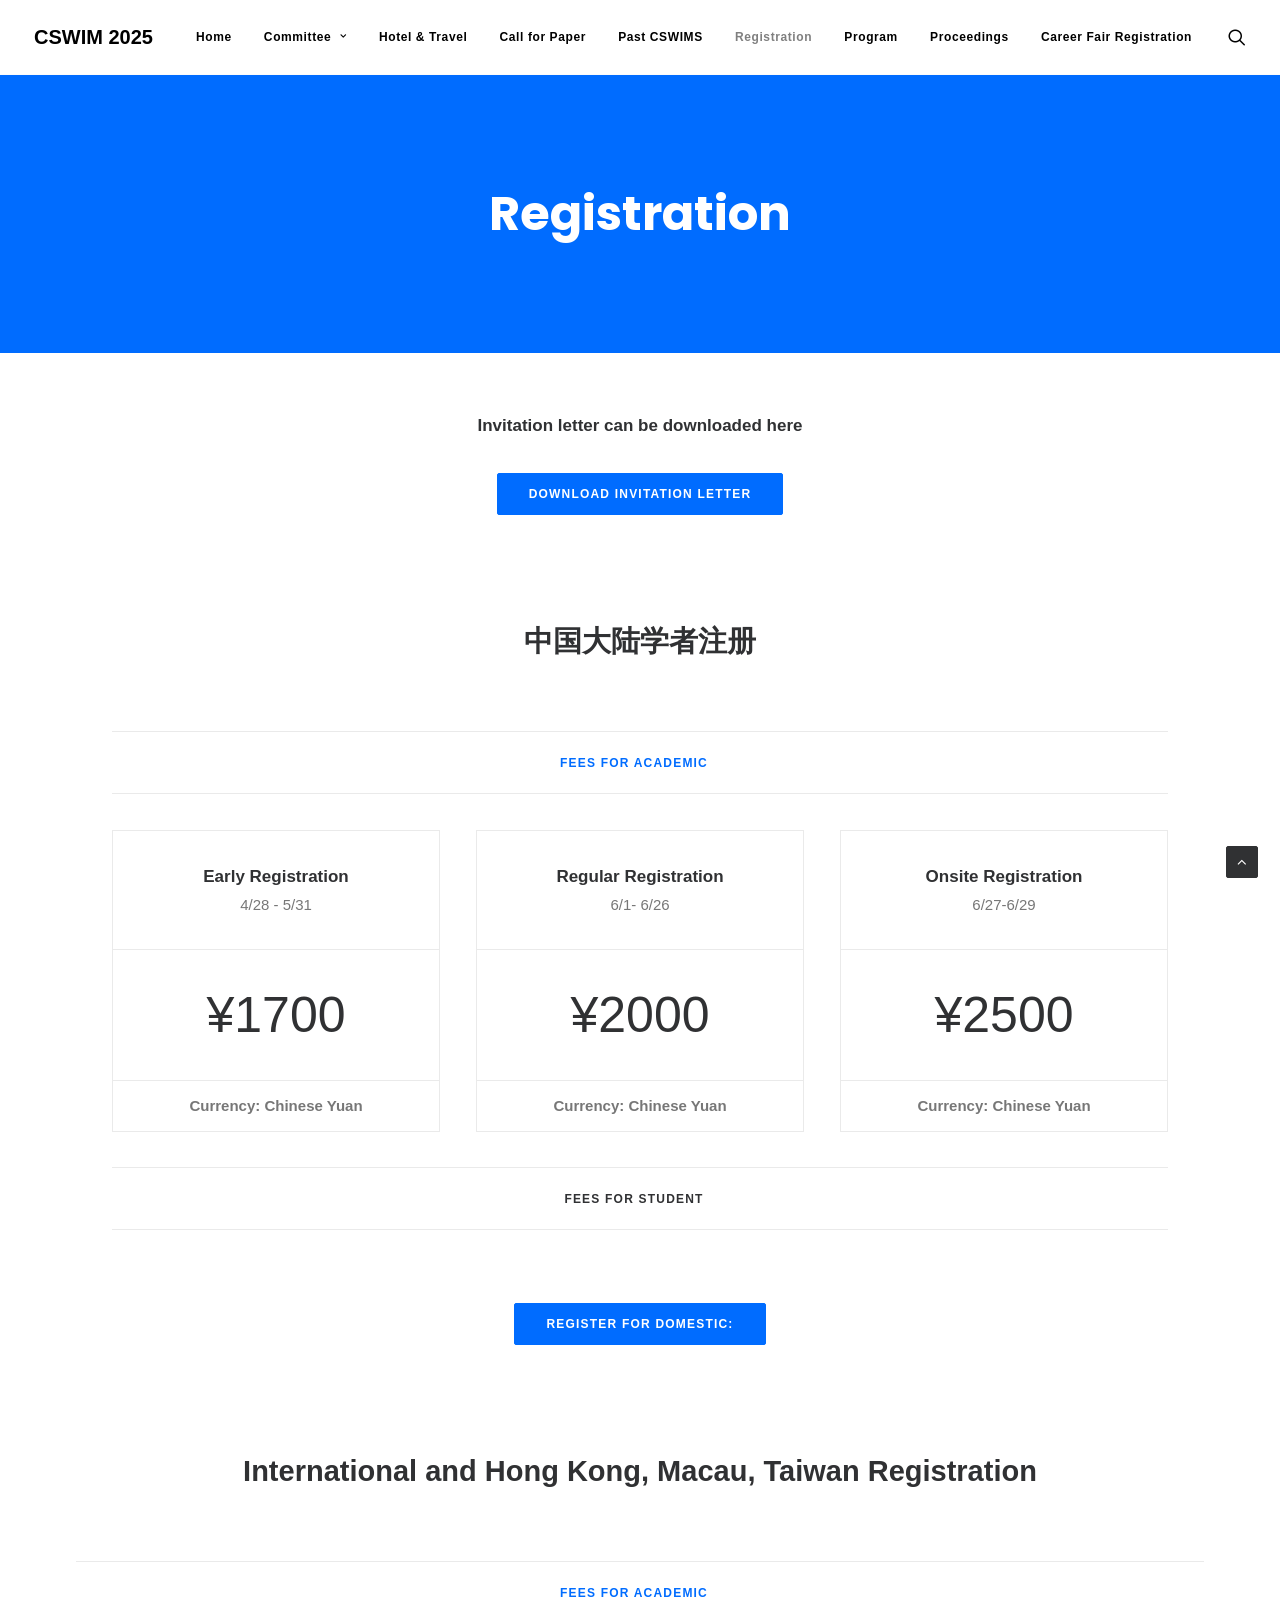
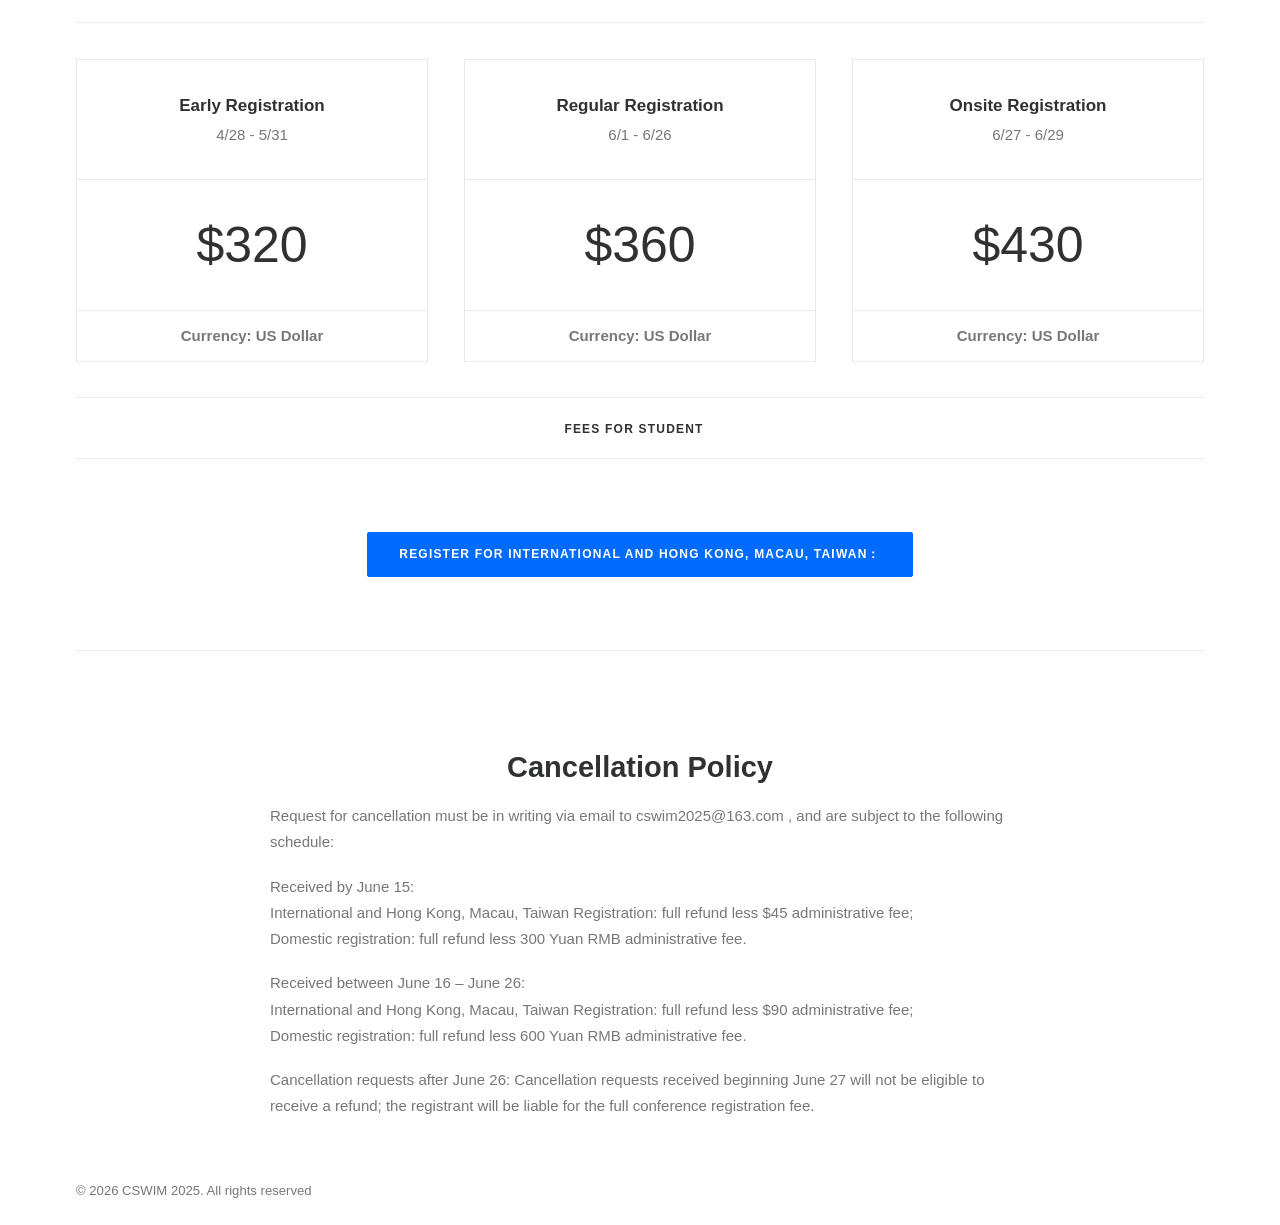
<file: registration/index.html>
<!DOCTYPE html><html class="touch" lang="en-US" xmlns="http://www.w3.org/1999/xhtml"><head>
<meta http-equiv="Content-Type" content="text/html; charset=UTF-8">
<meta name="viewport" content="width=device-width, initial-scale=1">
<link rel="profile" href="http://gmpg.org/xfn/11">
<link rel="pingback" href="https://2025.cswimworkshop.org/xmlrpc.php">
<title>Registration – CSWIM 2025</title>
<meta name="robots" content="max-image-preview:large">
<link rel="dns-prefetch" href="//fonts.googleapis.com">
<link rel="alternate" type="application/rss+xml" title="CSWIM 2025 » Feed" href="https://2025.cswimworkshop.org/feed/">
<link rel="alternate" type="application/rss+xml" title="CSWIM 2025 » Comments Feed" href="https://2025.cswimworkshop.org/comments/feed/">
<link rel="alternate" type="text/calendar" title="CSWIM 2025 » iCal Feed" href="https://2025.cswimworkshop.org/events/?ical=1">
<link rel="alternate" title="oEmbed (JSON)" type="application/json+oembed" href="https://2025.cswimworkshop.org/wp-json/oembed/1.0/embed?url=https%3A%2F%2F2025.cswimworkshop.org%2Fregistration%2F">
<link rel="alternate" title="oEmbed (XML)" type="text/xml+oembed" href="https://2025.cswimworkshop.org/wp-json/oembed/1.0/embed?url=https%3A%2F%2F2025.cswimworkshop.org%2Fregistration%2F&amp;format=xml">
<style id="wp-img-auto-sizes-contain-inline-css">
img:is([sizes=auto i],[sizes^="auto," i]){contain-intrinsic-size:3000px 1500px}
/*# sourceURL=wp-img-auto-sizes-contain-inline-css */
</style>
<style id="wp-emoji-styles-inline-css">

	img.wp-smiley, img.emoji {
		display: inline !important;
		border: none !important;
		box-shadow: none !important;
		height: 1em !important;
		width: 1em !important;
		margin: 0 0.07em !important;
		vertical-align: -0.1em !important;
		background: none !important;
		padding: 0 !important;
	}
/*# sourceURL=wp-emoji-styles-inline-css */
</style>
<style id="wp-block-library-inline-css">
:root{--wp-block-synced-color:#7a00df;--wp-block-synced-color--rgb:122,0,223;--wp-bound-block-color:var(--wp-block-synced-color);--wp-editor-canvas-background:#ddd;--wp-admin-theme-color:#007cba;--wp-admin-theme-color--rgb:0,124,186;--wp-admin-theme-color-darker-10:#006ba1;--wp-admin-theme-color-darker-10--rgb:0,107,160.5;--wp-admin-theme-color-darker-20:#005a87;--wp-admin-theme-color-darker-20--rgb:0,90,135;--wp-admin-border-width-focus:2px}@media (min-resolution:192dpi){:root{--wp-admin-border-width-focus:1.5px}}.wp-element-button{cursor:pointer}:root .has-very-light-gray-background-color{background-color:#eee}:root .has-very-dark-gray-background-color{background-color:#313131}:root .has-very-light-gray-color{color:#eee}:root .has-very-dark-gray-color{color:#313131}:root .has-vivid-green-cyan-to-vivid-cyan-blue-gradient-background{background:linear-gradient(135deg,#00d084,#0693e3)}:root .has-purple-crush-gradient-background{background:linear-gradient(135deg,#34e2e4,#4721fb 50%,#ab1dfe)}:root .has-hazy-dawn-gradient-background{background:linear-gradient(135deg,#faaca8,#dad0ec)}:root .has-subdued-olive-gradient-background{background:linear-gradient(135deg,#fafae1,#67a671)}:root .has-atomic-cream-gradient-background{background:linear-gradient(135deg,#fdd79a,#004a59)}:root .has-nightshade-gradient-background{background:linear-gradient(135deg,#330968,#31cdcf)}:root .has-midnight-gradient-background{background:linear-gradient(135deg,#020381,#2874fc)}:root{--wp--preset--font-size--normal:16px;--wp--preset--font-size--huge:42px}.has-regular-font-size{font-size:1em}.has-larger-font-size{font-size:2.625em}.has-normal-font-size{font-size:var(--wp--preset--font-size--normal)}.has-huge-font-size{font-size:var(--wp--preset--font-size--huge)}:root .has-text-align-center{text-align:center}:root .has-text-align-left{text-align:left}:root .has-text-align-right{text-align:right}.has-fit-text{white-space:nowrap!important}#end-resizable-editor-section{display:none}.aligncenter{clear:both}.items-justified-left{justify-content:flex-start}.items-justified-center{justify-content:center}.items-justified-right{justify-content:flex-end}.items-justified-space-between{justify-content:space-between}.screen-reader-text{word-wrap:normal!important;border:0;clip-path:inset(50%);height:1px;margin:-1px;overflow:hidden;padding:0;position:absolute;width:1px}.screen-reader-text:focus{background-color:#ddd;clip-path:none;color:#444;display:block;font-size:1em;height:auto;left:5px;line-height:normal;padding:15px 23px 14px;text-decoration:none;top:5px;width:auto;z-index:100000}html :where(.has-border-color){border-style:solid}html :where([style*=border-color]){border-style:solid}html :where([style*=border-top-color]){border-top-style:solid}html :where([style*=border-right-color]){border-right-style:solid}html :where([style*=border-bottom-color]){border-bottom-style:solid}html :where([style*=border-left-color]){border-left-style:solid}html :where([style*=border-width]){border-style:solid}html :where([style*=border-top-width]){border-top-style:solid}html :where([style*=border-right-width]){border-right-style:solid}html :where([style*=border-bottom-width]){border-bottom-style:solid}html :where([style*=border-left-width]){border-left-style:solid}html :where(img[class*=wp-image-]){height:auto;max-width:100%}:where(figure){margin:0 0 1em}html :where(.is-position-sticky){--wp-admin--admin-bar--position-offset:var(--wp-admin--admin-bar--height,0px)}@media screen and (max-width:600px){html :where(.is-position-sticky){--wp-admin--admin-bar--position-offset:0px}}

/*# sourceURL=/wp-includes/css/dist/block-library/common.min.css */
</style>
<style id="classic-theme-styles-inline-css">
/*! This file is auto-generated */
.wp-block-button__link{color:#fff;background-color:#32373c;border-radius:9999px;box-shadow:none;text-decoration:none;padding:calc(.667em + 2px) calc(1.333em + 2px);font-size:1.125em}.wp-block-file__button{background:#32373c;color:#fff;text-decoration:none}
/*# sourceURL=/wp-includes/css/classic-themes.min.css */
</style>

<style id="global-styles-inline-css">
:root{--wp--preset--aspect-ratio--square: 1;--wp--preset--aspect-ratio--4-3: 4/3;--wp--preset--aspect-ratio--3-4: 3/4;--wp--preset--aspect-ratio--3-2: 3/2;--wp--preset--aspect-ratio--2-3: 2/3;--wp--preset--aspect-ratio--16-9: 16/9;--wp--preset--aspect-ratio--9-16: 9/16;--wp--preset--color--black: #000000;--wp--preset--color--cyan-bluish-gray: #abb8c3;--wp--preset--color--white: #ffffff;--wp--preset--color--pale-pink: #f78da7;--wp--preset--color--vivid-red: #cf2e2e;--wp--preset--color--luminous-vivid-orange: #ff6900;--wp--preset--color--luminous-vivid-amber: #fcb900;--wp--preset--color--light-green-cyan: #7bdcb5;--wp--preset--color--vivid-green-cyan: #00d084;--wp--preset--color--pale-cyan-blue: #8ed1fc;--wp--preset--color--vivid-cyan-blue: #0693e3;--wp--preset--color--vivid-purple: #9b51e0;--wp--preset--gradient--vivid-cyan-blue-to-vivid-purple: linear-gradient(135deg,rgb(6,147,227) 0%,rgb(155,81,224) 100%);--wp--preset--gradient--light-green-cyan-to-vivid-green-cyan: linear-gradient(135deg,rgb(122,220,180) 0%,rgb(0,208,130) 100%);--wp--preset--gradient--luminous-vivid-amber-to-luminous-vivid-orange: linear-gradient(135deg,rgb(252,185,0) 0%,rgb(255,105,0) 100%);--wp--preset--gradient--luminous-vivid-orange-to-vivid-red: linear-gradient(135deg,rgb(255,105,0) 0%,rgb(207,46,46) 100%);--wp--preset--gradient--very-light-gray-to-cyan-bluish-gray: linear-gradient(135deg,rgb(238,238,238) 0%,rgb(169,184,195) 100%);--wp--preset--gradient--cool-to-warm-spectrum: linear-gradient(135deg,rgb(74,234,220) 0%,rgb(151,120,209) 20%,rgb(207,42,186) 40%,rgb(238,44,130) 60%,rgb(251,105,98) 80%,rgb(254,248,76) 100%);--wp--preset--gradient--blush-light-purple: linear-gradient(135deg,rgb(255,206,236) 0%,rgb(152,150,240) 100%);--wp--preset--gradient--blush-bordeaux: linear-gradient(135deg,rgb(254,205,165) 0%,rgb(254,45,45) 50%,rgb(107,0,62) 100%);--wp--preset--gradient--luminous-dusk: linear-gradient(135deg,rgb(255,203,112) 0%,rgb(199,81,192) 50%,rgb(65,88,208) 100%);--wp--preset--gradient--pale-ocean: linear-gradient(135deg,rgb(255,245,203) 0%,rgb(182,227,212) 50%,rgb(51,167,181) 100%);--wp--preset--gradient--electric-grass: linear-gradient(135deg,rgb(202,248,128) 0%,rgb(113,206,126) 100%);--wp--preset--gradient--midnight: linear-gradient(135deg,rgb(2,3,129) 0%,rgb(40,116,252) 100%);--wp--preset--font-size--small: 13px;--wp--preset--font-size--medium: 20px;--wp--preset--font-size--large: 36px;--wp--preset--font-size--x-large: 42px;--wp--preset--spacing--20: 0.44rem;--wp--preset--spacing--30: 0.67rem;--wp--preset--spacing--40: 1rem;--wp--preset--spacing--50: 1.5rem;--wp--preset--spacing--60: 2.25rem;--wp--preset--spacing--70: 3.38rem;--wp--preset--spacing--80: 5.06rem;--wp--preset--shadow--natural: 6px 6px 9px rgba(0, 0, 0, 0.2);--wp--preset--shadow--deep: 12px 12px 50px rgba(0, 0, 0, 0.4);--wp--preset--shadow--sharp: 6px 6px 0px rgba(0, 0, 0, 0.2);--wp--preset--shadow--outlined: 6px 6px 0px -3px rgb(255, 255, 255), 6px 6px rgb(0, 0, 0);--wp--preset--shadow--crisp: 6px 6px 0px rgb(0, 0, 0);}:where(body) { margin: 0; }:where(.is-layout-flex){gap: 0.5em;}:where(.is-layout-grid){gap: 0.5em;}body .is-layout-flex{display: flex;}.is-layout-flex{flex-wrap: wrap;align-items: center;}.is-layout-flex > :is(*, div){margin: 0;}body .is-layout-grid{display: grid;}.is-layout-grid > :is(*, div){margin: 0;}body{padding-top: 0px;padding-right: 0px;padding-bottom: 0px;padding-left: 0px;}:root :where(.wp-element-button, .wp-block-button__link){background-color: #32373c;border-width: 0;color: #fff;font-family: inherit;font-size: inherit;font-style: inherit;font-weight: inherit;letter-spacing: inherit;line-height: inherit;padding-top: calc(0.667em + 2px);padding-right: calc(1.333em + 2px);padding-bottom: calc(0.667em + 2px);padding-left: calc(1.333em + 2px);text-decoration: none;text-transform: inherit;}.has-black-color{color: var(--wp--preset--color--black) !important;}.has-cyan-bluish-gray-color{color: var(--wp--preset--color--cyan-bluish-gray) !important;}.has-white-color{color: var(--wp--preset--color--white) !important;}.has-pale-pink-color{color: var(--wp--preset--color--pale-pink) !important;}.has-vivid-red-color{color: var(--wp--preset--color--vivid-red) !important;}.has-luminous-vivid-orange-color{color: var(--wp--preset--color--luminous-vivid-orange) !important;}.has-luminous-vivid-amber-color{color: var(--wp--preset--color--luminous-vivid-amber) !important;}.has-light-green-cyan-color{color: var(--wp--preset--color--light-green-cyan) !important;}.has-vivid-green-cyan-color{color: var(--wp--preset--color--vivid-green-cyan) !important;}.has-pale-cyan-blue-color{color: var(--wp--preset--color--pale-cyan-blue) !important;}.has-vivid-cyan-blue-color{color: var(--wp--preset--color--vivid-cyan-blue) !important;}.has-vivid-purple-color{color: var(--wp--preset--color--vivid-purple) !important;}.has-black-background-color{background-color: var(--wp--preset--color--black) !important;}.has-cyan-bluish-gray-background-color{background-color: var(--wp--preset--color--cyan-bluish-gray) !important;}.has-white-background-color{background-color: var(--wp--preset--color--white) !important;}.has-pale-pink-background-color{background-color: var(--wp--preset--color--pale-pink) !important;}.has-vivid-red-background-color{background-color: var(--wp--preset--color--vivid-red) !important;}.has-luminous-vivid-orange-background-color{background-color: var(--wp--preset--color--luminous-vivid-orange) !important;}.has-luminous-vivid-amber-background-color{background-color: var(--wp--preset--color--luminous-vivid-amber) !important;}.has-light-green-cyan-background-color{background-color: var(--wp--preset--color--light-green-cyan) !important;}.has-vivid-green-cyan-background-color{background-color: var(--wp--preset--color--vivid-green-cyan) !important;}.has-pale-cyan-blue-background-color{background-color: var(--wp--preset--color--pale-cyan-blue) !important;}.has-vivid-cyan-blue-background-color{background-color: var(--wp--preset--color--vivid-cyan-blue) !important;}.has-vivid-purple-background-color{background-color: var(--wp--preset--color--vivid-purple) !important;}.has-black-border-color{border-color: var(--wp--preset--color--black) !important;}.has-cyan-bluish-gray-border-color{border-color: var(--wp--preset--color--cyan-bluish-gray) !important;}.has-white-border-color{border-color: var(--wp--preset--color--white) !important;}.has-pale-pink-border-color{border-color: var(--wp--preset--color--pale-pink) !important;}.has-vivid-red-border-color{border-color: var(--wp--preset--color--vivid-red) !important;}.has-luminous-vivid-orange-border-color{border-color: var(--wp--preset--color--luminous-vivid-orange) !important;}.has-luminous-vivid-amber-border-color{border-color: var(--wp--preset--color--luminous-vivid-amber) !important;}.has-light-green-cyan-border-color{border-color: var(--wp--preset--color--light-green-cyan) !important;}.has-vivid-green-cyan-border-color{border-color: var(--wp--preset--color--vivid-green-cyan) !important;}.has-pale-cyan-blue-border-color{border-color: var(--wp--preset--color--pale-cyan-blue) !important;}.has-vivid-cyan-blue-border-color{border-color: var(--wp--preset--color--vivid-cyan-blue) !important;}.has-vivid-purple-border-color{border-color: var(--wp--preset--color--vivid-purple) !important;}.has-vivid-cyan-blue-to-vivid-purple-gradient-background{background: var(--wp--preset--gradient--vivid-cyan-blue-to-vivid-purple) !important;}.has-light-green-cyan-to-vivid-green-cyan-gradient-background{background: var(--wp--preset--gradient--light-green-cyan-to-vivid-green-cyan) !important;}.has-luminous-vivid-amber-to-luminous-vivid-orange-gradient-background{background: var(--wp--preset--gradient--luminous-vivid-amber-to-luminous-vivid-orange) !important;}.has-luminous-vivid-orange-to-vivid-red-gradient-background{background: var(--wp--preset--gradient--luminous-vivid-orange-to-vivid-red) !important;}.has-very-light-gray-to-cyan-bluish-gray-gradient-background{background: var(--wp--preset--gradient--very-light-gray-to-cyan-bluish-gray) !important;}.has-cool-to-warm-spectrum-gradient-background{background: var(--wp--preset--gradient--cool-to-warm-spectrum) !important;}.has-blush-light-purple-gradient-background{background: var(--wp--preset--gradient--blush-light-purple) !important;}.has-blush-bordeaux-gradient-background{background: var(--wp--preset--gradient--blush-bordeaux) !important;}.has-luminous-dusk-gradient-background{background: var(--wp--preset--gradient--luminous-dusk) !important;}.has-pale-ocean-gradient-background{background: var(--wp--preset--gradient--pale-ocean) !important;}.has-electric-grass-gradient-background{background: var(--wp--preset--gradient--electric-grass) !important;}.has-midnight-gradient-background{background: var(--wp--preset--gradient--midnight) !important;}.has-small-font-size{font-size: var(--wp--preset--font-size--small) !important;}.has-medium-font-size{font-size: var(--wp--preset--font-size--medium) !important;}.has-large-font-size{font-size: var(--wp--preset--font-size--large) !important;}.has-x-large-font-size{font-size: var(--wp--preset--font-size--x-large) !important;}
/*# sourceURL=global-styles-inline-css */
</style>

<link rel="stylesheet" id="uncodefont-google-css" href="//fonts.googleapis.com/css?family=Poppins:100,100italic,200,200italic,300,300italic,regular,italic,500,500italic,600,600italic,700,700italic,800,800italic,900,900italic&amp;subset=latin,latin-ext,devanagari&amp;ver=2.2.4" media="all">
<link rel="stylesheet" id="uncode-style-css" href="../wp-content/themes/uncode/library/css/style__ver=2117494211.css" media="all">
<style id="uncode-style-inline-css">

@media (min-width: 960px) { .limit-width { max-width: 1200px; margin: auto;}}
#changer-back-color { transition: background-color 1000ms cubic-bezier(0.25, 1, 0.5, 1) !important; } #changer-back-color > div { transition: opacity 1000ms cubic-bezier(0.25, 1, 0.5, 1) !important; } body.bg-changer-init.disable-hover .main-wrapper .style-light,  body.bg-changer-init.disable-hover .main-wrapper .style-light h1,  body.bg-changer-init.disable-hover .main-wrapper .style-light h2, body.bg-changer-init.disable-hover .main-wrapper .style-light h3, body.bg-changer-init.disable-hover .main-wrapper .style-light h4, body.bg-changer-init.disable-hover .main-wrapper .style-light h5, body.bg-changer-init.disable-hover .main-wrapper .style-light h6, body.bg-changer-init.disable-hover .main-wrapper .style-light a, body.bg-changer-init.disable-hover .main-wrapper .style-dark, body.bg-changer-init.disable-hover .main-wrapper .style-dark h1, body.bg-changer-init.disable-hover .main-wrapper .style-dark h2, body.bg-changer-init.disable-hover .main-wrapper .style-dark h3, body.bg-changer-init.disable-hover .main-wrapper .style-dark h4, body.bg-changer-init.disable-hover .main-wrapper .style-dark h5, body.bg-changer-init.disable-hover .main-wrapper .style-dark h6, body.bg-changer-init.disable-hover .main-wrapper .style-dark a { transition: color 1000ms cubic-bezier(0.25, 1, 0.5, 1) !important; }
/*# sourceURL=uncode-style-inline-css */
</style>
<link rel="stylesheet" id="uncode-icons-css" href="../wp-content/themes/uncode/library/css/uncode-icons__ver=2117494211.css" media="all">
<link rel="stylesheet" id="uncode-custom-style-css" href="../wp-content/themes/uncode/library/css/style-custom__ver=2117494211.css" media="all">
<script id="ai-uncode-js" src="../wp-content/themes/uncode/library/js/ai-uncode.js" data-home="/" data-path="/" data-breakpoints-images="258,516,720,1032,1440,2064,2880"></script>
<script id="uncode-init-js-extra">
var SiteParameters = {"days":"days","hours":"hours","minutes":"minutes","seconds":"seconds","constant_scroll":"on","scroll_speed":"2","parallax_factor":"0.25","loading":"Loading\u2026","slide_name":"slide","slide_footer":"footer","ajax_url":"https://2025.cswimworkshop.org/wp-admin/admin-ajax.php","nonce_adaptive_images":"ff9c0f4689","nonce_srcset_async":"85018bd8be","enable_debug":"","block_mobile_videos":"","is_frontend_editor":"","main_width":["1200","px"],"mobile_parallax_allowed":"","listen_for_screen_update":"1","wireframes_plugin_active":"","sticky_elements":"","resize_quality":"90","register_metadata":"","bg_changer_time":"1000","update_wc_fragments":"1","optimize_shortpixel_image":"","menu_mobile_offcanvas_gap":"45","custom_cursor_selector":"[href], .trigger-overlay, .owl-next, .owl-prev, .owl-dot, input[type=\"submit\"], input[type=\"checkbox\"], button[type=\"submit\"], a[class^=\"ilightbox\"], .ilightbox-thumbnail, .ilightbox-prev, .ilightbox-next, .overlay-close, .unmodal-close, .qty-inset \u003E span, .share-button li, .uncode-post-titles .tmb.tmb-click-area, .btn-link, .tmb-click-row .t-inside, .lg-outer button, .lg-thumb img, a[data-lbox], .uncode-close-offcanvas-overlay","mobile_parallax_animation":"","lbox_enhanced":"","native_media_player":"","vimeoPlayerParams":"?autoplay=0","ajax_filter_key_search":"key","ajax_filter_key_unfilter":"unfilter","index_pagination_disable_scroll":"","index_pagination_scroll_to":"","uncode_wc_popup_cart_qty":"","uncode_adaptive":"1","ai_breakpoints":"258,516,720,1032,1440,2064,2880"};
//# sourceURL=uncode-init-js-extra
</script>
<script id="uncode-init-js" src="../wp-content/themes/uncode/library/js/init__ver=2117494211.js"></script>
<script id="jquery-core-js" src="../wp-includes/js/jquery/jquery.min__ver=3.7.1.js"></script>
<script id="jquery-migrate-js" src="../wp-includes/js/jquery/jquery-migrate.min__ver=3.4.1.js"></script>
<link rel="https://api.w.org/" href="https://2025.cswimworkshop.org/wp-json/"><link rel="alternate" title="JSON" type="application/json" href="https://2025.cswimworkshop.org/wp-json/wp/v2/pages/541"><link rel="EditURI" type="application/rsd+xml" title="RSD" href="https://2025.cswimworkshop.org/xmlrpc.php?rsd">

<link rel="canonical" href="./registration">
<link rel="shortlink" href="https://2025.cswimworkshop.org/?p=541">
<meta name="tec-api-version" content="v1"><meta name="tec-api-origin" content="https://2025.cswimworkshop.org"><link rel="alternate" href="https://2025.cswimworkshop.org/wp-json/tribe/events/v1/"><style>.recentcomments a{display:inline !important;padding:0 !important;margin:0 !important;}</style><noscript><style> .wpb_animate_when_almost_visible { opacity: 1; }</style></noscript></head>
<body class="wp-singular page-template-default page page-id-541 wp-theme-uncode style-color-lxmt-bg tribe-no-js hormenu-position-left megamenu-full-submenu hmenu hmenu-position-right header-full-width main-center-align menu-mobile-transparent textual-accent-color menu-mobile-default mobile-parallax-not-allowed ilb-no-bounce unreg qw-body-scroll-disabled no-qty-fx wpb-js-composer js-comp-ver-6.7.0 vc_responsive" data-border="0">
		<div id="vh_layout_help"></div><div class="body-borders" data-border="0"><div class="top-border body-border-shadow"></div><div class="right-border body-border-shadow"></div><div class="bottom-border body-border-shadow"></div><div class="left-border body-border-shadow"></div><div class="top-border style-light-bg"></div><div class="right-border style-light-bg"></div><div class="bottom-border style-light-bg"></div><div class="left-border style-light-bg"></div></div>	<div class="box-wrapper">
		<div class="box-container">
		<script type="text/javascript" id="initBox">UNCODE.initBox();</script>
		<div class="menu-wrapper">
													
													<header id="masthead" class="navbar menu-primary menu-light submenu-light menu-transparent menu-add-padding style-light-original single-h-padding menu-absolute menu-with-logo">
														<div class="menu-container style-color-xsdn-bg menu-borders">
															<div class="row-menu">
																<div class="row-menu-inner">
																	<div id="logo-container-mobile" class="col-lg-0 logo-container middle">
																		<div id="main-logo" class="navbar-header style-light">
																			<a href="../index.html" class="navbar-brand" data-minheight="20" aria-label="CSWIM 2025"><h2 class="text-logo h3 logo-skinnable main-logo" data-maxheight="20" style="font-size:20px;">CSWIM 2025</h2></a>
																		</div>
																		<div class="mmb-container"><div class="mobile-additional-icons"></div><div class="mobile-menu-button mobile-menu-button-light lines-button"><span class="lines"><span></span></span></div></div>
																	</div>
																	<div class="col-lg-12 main-menu-container middle">
																		<div class="menu-horizontal">
																			<div class="menu-horizontal-inner">
																				<div class="nav navbar-nav navbar-main navbar-nav-first"><ul id="menu-menu" class="menu-primary-inner menu-smart sm"><li id="menu-item-49" class="menu-item menu-item-type-post_type menu-item-object-page menu-item-home menu-item-49 menu-item-link"><a title="Home" href="../index.html">Home<i class="fa fa-angle-right fa-dropdown"></i></a></li>
<li id="menu-item-567" class="menu-item menu-item-type-custom menu-item-object-custom menu-item-has-children menu-item-567 dropdown menu-item-link"><a title="Committee" href="./index.html" data-toggle="dropdown" class="dropdown-toggle" data-type="title">Committee<i class="fa fa-angle-down fa-dropdown"></i></a>
<ul role="menu" class="drop-menu">
	<li id="menu-item-970" class="menu-item menu-item-type-post_type menu-item-object-page menu-item-970"><a title="Program Committee" href="../program-committee/index.html">Program Committee<i class="fa fa-angle-right fa-dropdown"></i></a></li>
	<li id="menu-item-977" class="menu-item menu-item-type-post_type menu-item-object-page menu-item-977"><a title="Advisory Committee" href="../advisory-committee/index.html">Advisory Committee<i class="fa fa-angle-right fa-dropdown"></i></a></li>
	<li id="menu-item-1026" class="menu-item menu-item-type-post_type menu-item-object-page menu-item-1026"><a title="Keynote" href="../keynote/index.html">Keynote<i class="fa fa-angle-right fa-dropdown"></i></a></li>
	<li id="menu-item-978" class="menu-item menu-item-type-post_type menu-item-object-page menu-item-978"><a title="Panel Discussions" href="../panel-discussions/index.html">Panel Discussions<i class="fa fa-angle-right fa-dropdown"></i></a></li>
	<li id="menu-item-532" class="menu-item menu-item-type-post_type menu-item-object-page menu-item-532"><a title="Organizing Committee" href="../organizing-committee/index.html">Organizing Committee<i class="fa fa-angle-right fa-dropdown"></i></a></li>
</ul>
</li>
<li id="menu-item-959" class="menu-item menu-item-type-post_type menu-item-object-page menu-item-959 menu-item-link"><a title="Hotel &amp; Travel" href="../hotel-travel/index.html">Hotel &amp; Travel<i class="fa fa-angle-right fa-dropdown"></i></a></li>
<li id="menu-item-524" class="menu-item menu-item-type-post_type menu-item-object-page menu-item-524 menu-item-link"><a title="Call for Paper" href="../call-for-paper/index.html">Call for Paper<i class="fa fa-angle-right fa-dropdown"></i></a></li>
<li id="menu-item-139" class="menu-item menu-item-type-custom menu-item-object-custom menu-item-139 menu-item-link"><a title="Past CSWIMS" href="http://cswimworkshop.org/">Past CSWIMS<i class="fa fa-angle-right fa-dropdown"></i></a></li>
<li id="menu-item-793" class="menu-item menu-item-type-post_type menu-item-object-page current-menu-item page_item page-item-541 current_page_item menu-item-793 active menu-item-link"><a title="Registration" href="./index.html">Registration<i class="fa fa-angle-right fa-dropdown"></i></a></li>
<li id="menu-item-1003" class="menu-item menu-item-type-post_type menu-item-object-page menu-item-1003 menu-item-link"><a title="Program" href="../program/index.html">Program<i class="fa fa-angle-right fa-dropdown"></i></a></li>
<li id="menu-item-988" class="menu-item menu-item-type-post_type menu-item-object-page menu-item-988 menu-item-link"><a title="Proceedings" href="../proceedings/index.html">Proceedings<i class="fa fa-angle-right fa-dropdown"></i></a></li>
<li id="menu-item-1001" class="menu-item menu-item-type-post_type menu-item-object-page menu-item-1001 menu-item-link"><a title="Career Fair Registration" href="../career-fair-registration/index.html">Career Fair Registration<i class="fa fa-angle-right fa-dropdown"></i></a></li>
</ul></div><div class="uncode-close-offcanvas-mobile lines-button close navbar-mobile-el"><span class="lines"></span></div><div class="nav navbar-nav navbar-nav-last navbar-extra-icons"><ul class="menu-smart sm menu-icons"><li class="menu-item-link search-icon style-light dropdown "><a href="./index.html" class="trigger-overlay search-icon" data-area="search" data-container="box-container" aria-label="Search">
													<i class="fa fa-search3"></i><span class="desktop-hidden"><span>Search</span></span><i class="fa fa-angle-down fa-dropdown desktop-hidden"></i>
													</a><ul role="menu" class="drop-menu desktop-hidden">
														<li>
															<form class="search" method="get" action="https://2025.cswimworkshop.org/">
																<input type="search" class="search-field no-livesearch" placeholder="Search…" value="" name="s" title="Search…"></form>
														</li>
													</ul></li></ul></div><div class="desktop-hidden menu-accordion-secondary">
														 							</div></div>
																		</div>
																	</div>
																</div>
															</div></div>
													</header>
												</div>			<script type="text/javascript" id="fixMenuHeight">UNCODE.fixMenuHeight();</script>
			<div class="main-wrapper">
				<div class="main-container">
					<div class="page-wrapper">
						<div class="sections-container">
<script type="text/javascript">UNCODE.initHeader();</script><article id="post-541" class="page-body style-light-bg post-541 page type-page status-publish hentry">
						<div class="post-wrapper">
							<div class="post-body"><div class="post-content un-no-sidebar-layout"><div data-parent="true" class="vc_row style-accent-bg row-container" id="row-unique-0"><div class="row limit-width row-parent" data-height-ratio="31"><div class="wpb_row row-inner"><div class="wpb_column pos-middle pos-center align_center column_parent col-lg-12 single-internal-gutter"><div class="uncol style-light"><div class="uncoltable"><div class="uncell no-block-padding"><div class="uncont"><div class="vc_custom_heading_wrap "><div class="heading-text el-text"><h1 class="font-695280 fontsize-127889 font-weight-700 text-color-xsdn-color"><span><span style="color: #ffffff;">Registration</span></span></h1></div><div class="clear"></div></div></div></div></div></div></div><script id="script-row-unique-0" data-row="script-row-unique-0" type="text/javascript" class="vc_controls">UNCODE.initRow(document.getElementById("row-unique-0"));</script></div></div></div><div data-parent="true" class="vc_row row-container" id="row-unique-1"><div class="row limit-width row-parent"><div class="wpb_row row-inner"><div class="wpb_column pos-top pos-center align_left column_parent col-lg-2 single-internal-gutter"><div class="uncol style-light"><div class="uncoltable"><div class="uncell no-block-padding"><div class="uncont"></div></div></div></div></div><div class="wpb_column pos-top pos-center align_center column_parent col-lg-8 single-internal-gutter"><div class="uncol style-light"><div class="uncoltable"><div class="uncell no-block-padding"><div class="uncont"><div class="uncode_text_column"><p></p>
<h5 style="text-align: center;"><strong>Invitation letter can be downloaded here</strong></h5>
<p>
</p></div><span class="btn-container"><a href="../wp-content/uploads/2025/04/邀请函2.pdf" class="custom-link btn border-width-0 btn-accent btn-icon-left" target="_blank">Download Invitation Letter</a></span></div></div></div></div></div><div class="wpb_column pos-top pos-center align_left column_parent col-lg-2 single-internal-gutter"><div class="uncol style-light"><div class="uncoltable"><div class="uncell no-block-padding"><div class="uncont"></div></div></div></div></div><script id="script-row-unique-1" data-row="script-row-unique-1" type="text/javascript" class="vc_controls">UNCODE.initRow(document.getElementById("row-unique-1"));</script></div></div></div><div data-parent="true" class="vc_row row-container" id="row-unique-2"><div class="row limit-width row-parent"><div class="wpb_row row-inner"><div class="wpb_column pos-middle pos-center align_center column_parent col-lg-12 double-internal-gutter"><div class="uncol style-light"><div class="uncoltable"><div class="uncell single-block-padding"><div class="uncont"><div class="vc_custom_heading_wrap "><div class="heading-text el-text"><h2 class="h2"><span>中国大陆学者注册</span></h2></div><div class="clear"></div></div><div class="uncode-accordion wpb_accordion wpb_content_element  sign-size-rg w-border" data-collapsible="no" data-target="" data-active-tab="1">
		<div class="panel-group wpb_wrapper wpb_accordion_wrapper" id="accordion_1361452958" role="tablist" aria-multiselectable="true" data-no-toggle="">

<div class="panel panel-default wpb_accordion_section group  active-group"><div class="panel-heading wpb_accordion_header ui-accordion-header" role="tab"><p class="panel-title active font-weight- text-   icon-size-rg"><a data-toggle="collapse" data-parent="#accordion_1361452958" href="./index.html#1684155678-1-7"><span>FEES FOR ACADEMIC</span></a></p></div><div id="1684155678-1-7" class="panel-collapse collapse in" role="tabpanel"><div class="panel-body wpb_accordion_content ui-accordion-content half-internal-gutter single-block-padding">
						<div class="vc_row row-internal row-container"><div class="row row-child"><div class="wpb_row row-inner"><div class="wpb_column pos-top pos-center align_left column_child col-lg-4 single-internal-gutter"><div class="uncol style-light"><div class="uncoltable"><div class="uncell no-block-padding"><div class="uncont"><div class="uncode-wrapper uncode-pricing"><div class="plan plan-centered"><div class="plan-container"><div class="plan-title"><h3 class="">Early Registration</h3><span class="plan-title-data">4/28 - 5/31</span></div><div class="plan-price"><span class="price">¥1700</span></div><div class="plan-list"><ul class="item-list"><li><strong>Currency: Chinese Yuan</strong></li></ul></div></div></div></div></div></div></div></div></div><div class="wpb_column pos-top pos-center align_left column_child col-lg-4 single-internal-gutter"><div class="uncol style-light"><div class="uncoltable"><div class="uncell no-block-padding"><div class="uncont"><div class="uncode-wrapper uncode-pricing"><div class="plan plan-centered"><div class="plan-container"><div class="plan-title"><h3 class="">Regular Registration</h3><span class="plan-title-data">6/1- 6/26</span></div><div class="plan-price"><span class="price">¥2000</span></div><div class="plan-list"><ul class="item-list"><li><strong>Currency: Chinese Yuan</strong></li></ul></div></div></div></div></div></div></div></div></div><div class="wpb_column pos-top pos-center align_left column_child col-lg-4 single-internal-gutter"><div class="uncol style-light"><div class="uncoltable"><div class="uncell no-block-padding"><div class="uncont"><div class="uncode-wrapper uncode-pricing"><div class="plan plan-centered"><div class="plan-container"><div class="plan-title"><h3 class="">Onsite Registration</h3><span class="plan-title-data">6/27-6/29</span></div><div class="plan-price"><span class="price">¥2500</span></div><div class="plan-list"><ul class="item-list"><li><strong>Currency: Chinese Yuan</strong></li></ul></div></div></div></div></div></div></div></div></div></div></div></div></div></div></div><div class="panel panel-default wpb_accordion_section group"><div class="panel-heading wpb_accordion_header ui-accordion-header" role="tab"><p class="panel-title font-weight- text-   icon-size-rg"><a data-toggle="collapse" data-parent="#accordion_1361452958" href="./index.html#1684155678-2-34"><span>FEES FOR STUDENT</span></a></p></div><div id="1684155678-2-34" class="panel-collapse collapse" role="tabpanel"><div class="panel-body wpb_accordion_content ui-accordion-content half-internal-gutter single-block-padding">
						<div class="vc_row row-internal row-container"><div class="row row-child"><div class="wpb_row row-inner"><div class="wpb_column pos-top pos-center align_left column_child col-lg-4 single-internal-gutter"><div class="uncol style-light"><div class="uncoltable"><div class="uncell no-block-padding"><div class="uncont"><div class="uncode-wrapper uncode-pricing"><div class="plan plan-centered"><div class="plan-container"><div class="plan-title"><h3 class="">Early Registration</h3><span class="plan-title-data">4/28 - 5/31</span></div><div class="plan-price"><span class="price">¥1400</span></div><div class="plan-list"><ul class="item-list"><li><strong>Currency: Chinese Yuan</strong></li></ul></div></div></div></div></div></div></div></div></div><div class="wpb_column pos-top pos-center align_left column_child col-lg-4 single-internal-gutter"><div class="uncol style-light"><div class="uncoltable"><div class="uncell no-block-padding"><div class="uncont"><div class="uncode-wrapper uncode-pricing"><div class="plan plan-centered"><div class="plan-container"><div class="plan-title"><h3 class="">Regular Registration</h3><span class="plan-title-data">6/1 - 6/26</span></div><div class="plan-price"><span class="price">¥1700</span></div><div class="plan-list"><ul class="item-list"><li><strong>Currency: Chinese Yuan</strong></li></ul></div></div></div></div></div></div></div></div></div><div class="wpb_column pos-top pos-center align_left column_child col-lg-4 single-internal-gutter"><div class="uncol style-light"><div class="uncoltable"><div class="uncell no-block-padding"><div class="uncont"><div class="uncode-wrapper uncode-pricing"><div class="plan plan-centered"><div class="plan-container"><div class="plan-title"><h3 class="">Onsite Registration</h3><span class="plan-title-data">6/27 - 6/29</span></div><div class="plan-price"><span class="price">¥2200</span></div><div class="plan-list"><ul class="item-list"><li><strong>Currency: Chinese Yuan</strong></li></ul></div></div></div></div></div></div></div></div></div></div></div></div></div></div></div>
		</div></div><span class="btn-container"><a href="https://www.wjx.top/vm/rXurWrs.aspx" class="custom-link btn border-width-0 btn-accent btn-icon-left" target="_blank">Register for Domestic:</a></span></div></div></div></div></div><script id="script-row-unique-2" data-row="script-row-unique-2" type="text/javascript" class="vc_controls">UNCODE.initRow(document.getElementById("row-unique-2"));</script></div></div></div><div data-parent="true" class="vc_row row-container" id="row-unique-3"><div class="row limit-width row-parent"><div class="wpb_row row-inner"><div class="wpb_column pos-middle pos-center align_center column_parent col-lg-12 double-internal-gutter"><div class="uncol style-light"><div class="uncoltable"><div class="uncell no-block-padding"><div class="uncont"><div class="vc_custom_heading_wrap "><div class="heading-text el-text"><h2 class="h2"><span>International and Hong Kong, Macau, Taiwan Registration</span></h2></div><div class="clear"></div></div><div class="uncode-accordion wpb_accordion wpb_content_element  sign-size-rg w-border" data-collapsible="no" data-target="" data-active-tab="1">
		<div class="panel-group wpb_wrapper wpb_accordion_wrapper" id="accordion_1962882212" role="tablist" aria-multiselectable="true" data-no-toggle="">

<div class="panel panel-default wpb_accordion_section group  active-group"><div class="panel-heading wpb_accordion_header ui-accordion-header" role="tab"><p class="panel-title active font-weight- text-   icon-size-rg"><a data-toggle="collapse" data-parent="#accordion_1962882212" href="./index.html#1684156656-1-18"><span>FEES FOR ACADEMIC</span></a></p></div><div id="1684156656-1-18" class="panel-collapse collapse in" role="tabpanel"><div class="panel-body wpb_accordion_content ui-accordion-content half-internal-gutter single-block-padding">
						<div class="vc_row row-internal row-container"><div class="row row-child"><div class="wpb_row row-inner"><div class="wpb_column pos-top pos-center align_left column_child col-lg-4 single-internal-gutter"><div class="uncol style-light"><div class="uncoltable"><div class="uncell no-block-padding"><div class="uncont"><div class="uncode-wrapper uncode-pricing"><div class="plan plan-centered"><div class="plan-container"><div class="plan-title"><h3 class="">Early Registration</h3><span class="plan-title-data">4/28 - 5/31</span></div><div class="plan-price"><span class="price">$320</span></div><div class="plan-list"><ul class="item-list"><li><strong>Currency: US Dollar</strong></li></ul></div></div></div></div></div></div></div></div></div><div class="wpb_column pos-top pos-center align_left column_child col-lg-4 single-internal-gutter"><div class="uncol style-light"><div class="uncoltable"><div class="uncell no-block-padding"><div class="uncont"><div class="uncode-wrapper uncode-pricing"><div class="plan plan-centered"><div class="plan-container"><div class="plan-title"><h3 class="">Regular Registration</h3><span class="plan-title-data">6/1 - 6/26</span></div><div class="plan-price"><span class="price">$360</span></div><div class="plan-list"><ul class="item-list"><li><strong>Currency: US Dollar</strong></li></ul></div></div></div></div></div></div></div></div></div><div class="wpb_column pos-top pos-center align_left column_child col-lg-4 single-internal-gutter"><div class="uncol style-light"><div class="uncoltable"><div class="uncell no-block-padding"><div class="uncont"><div class="uncode-wrapper uncode-pricing"><div class="plan plan-centered"><div class="plan-container"><div class="plan-title"><h3 class="">Onsite Registration</h3><span class="plan-title-data">6/27 - 6/29</span></div><div class="plan-price"><span class="price">$430</span></div><div class="plan-list"><ul class="item-list"><li><strong>Currency: US Dollar</strong></li></ul></div></div></div></div></div></div></div></div></div></div></div></div></div></div></div><div class="panel panel-default wpb_accordion_section group"><div class="panel-heading wpb_accordion_header ui-accordion-header" role="tab"><p class="panel-title font-weight- text-   icon-size-rg"><a data-toggle="collapse" data-parent="#accordion_1962882212" href="./index.html#1684156656-2-15"><span>FEES FOR STUDENT</span></a></p></div><div id="1684156656-2-15" class="panel-collapse collapse" role="tabpanel"><div class="panel-body wpb_accordion_content ui-accordion-content half-internal-gutter single-block-padding">
						<div class="vc_row row-internal row-container"><div class="row row-child"><div class="wpb_row row-inner"><div class="wpb_column pos-top pos-center align_left column_child col-lg-4 single-internal-gutter"><div class="uncol style-light"><div class="uncoltable"><div class="uncell no-block-padding"><div class="uncont"><div class="uncode-wrapper uncode-pricing"><div class="plan plan-centered"><div class="plan-container"><div class="plan-title"><h3 class="">Early Registration</h3><span class="plan-title-data">4/28 - 5/31</span></div><div class="plan-price"><span class="price">$200</span></div><div class="plan-list"><ul class="item-list"><li><strong>Currency: US Dollar</strong></li></ul></div></div></div></div></div></div></div></div></div><div class="wpb_column pos-top pos-center align_left column_child col-lg-4 single-internal-gutter"><div class="uncol style-light"><div class="uncoltable"><div class="uncell no-block-padding"><div class="uncont"><div class="uncode-wrapper uncode-pricing"><div class="plan plan-centered"><div class="plan-container"><div class="plan-title"><h3 class="">Regular Registration</h3><span class="plan-title-data">6/1 - 6/26</span></div><div class="plan-price"><span class="price">$240</span></div><div class="plan-list"><ul class="item-list"><li><strong>Currency: US Dollar</strong></li></ul></div></div></div></div></div></div></div></div></div><div class="wpb_column pos-top pos-center align_left column_child col-lg-4 single-internal-gutter"><div class="uncol style-light"><div class="uncoltable"><div class="uncell no-block-padding"><div class="uncont"><div class="uncode-wrapper uncode-pricing"><div class="plan plan-centered"><div class="plan-container"><div class="plan-title"><h3 class="">Onsite Registration</h3><span class="plan-title-data">6/27 - 6/29</span></div><div class="plan-price"><span class="price">$310</span></div><div class="plan-list"><ul class="item-list"><li><strong>Currency: US Dollar</strong></li></ul></div></div></div></div></div></div></div></div></div></div></div></div></div></div></div>
		</div></div><span class="btn-container"><a href="https://www.eventbrite.com/e/the-18th-china-summer-workshop-on-information-management-tickets-1351318583259?aff=oddtdtcreator" class="custom-link btn border-width-0 btn-accent btn-icon-left" target="_blank">Register for International and Hong Kong, Macau, Taiwan：</a></span></div></div></div></div></div><script id="script-row-unique-3" data-row="script-row-unique-3" type="text/javascript" class="vc_controls">UNCODE.initRow(document.getElementById("row-unique-3"));</script></div></div></div><div data-parent="true" class="vc_row row-container" id="row-unique-4"><div class="row limit-width row-parent"><div class="wpb_row row-inner"><div class="wpb_column pos-top pos-center align_left column_parent col-lg-12 single-internal-gutter"><div class="uncol style-light"><div class="uncoltable"><div class="uncell no-block-padding"><div class="uncont"><div class="divider-wrapper ">
    <hr class="border-default-color separator-no-padding">
</div>
</div></div></div></div></div><script id="script-row-unique-4" data-row="script-row-unique-4" type="text/javascript" class="vc_controls">UNCODE.initRow(document.getElementById("row-unique-4"));</script></div></div></div><div data-parent="true" class="vc_row row-container" id="row-unique-5"><div class="row limit-width row-parent"><div class="wpb_row row-inner"><div class="wpb_column pos-top pos-center align_left column_parent col-lg-2 single-internal-gutter"><div class="uncol style-light"><div class="uncoltable"><div class="uncell no-block-padding"><div class="uncont"></div></div></div></div></div><div class="wpb_column pos-top pos-center align_left column_parent col-lg-8 single-internal-gutter"><div class="uncol style-light"><div class="uncoltable"><div class="uncell no-block-padding"><div class="uncont"><div class="uncode_text_column"><p></p>
<h2 style="text-align: center;"><strong><b>Cancellation Policy</b></strong></h2>
<p>Request for cancellation must be in writing via email to cswim2025@163.com , and are subject to the following schedule:</p>
<p>Received by June 15:<br>
International and Hong Kong, Macau, Taiwan Registration: full refund less $45 administrative fee;<br>
Domestic registration: full refund less 300 Yuan RMB administrative fee.</p>
<p>Received between June 16 – June 26:<br>
International and Hong Kong, Macau, Taiwan Registration: full refund less $90 administrative fee;<br>
Domestic registration: full refund less 600 Yuan RMB administrative fee.</p>
<p>Cancellation requests after June 26: Cancellation requests received beginning June 27 will not be eligible to receive a refund; the registrant will be liable for the full conference registration fee.</p>
</div></div></div></div></div></div><div class="wpb_column pos-top pos-center align_left column_parent col-lg-2 single-internal-gutter"><div class="uncol style-light"><div class="uncoltable"><div class="uncell no-block-padding"><div class="uncont"></div></div></div></div></div><script id="script-row-unique-5" data-row="script-row-unique-5" type="text/javascript" class="vc_controls">UNCODE.initRow(document.getElementById("row-unique-5"));</script></div></div></div>
</div></div>
						</div>
					</article>
								</div><!-- sections container -->
							</div><!-- page wrapper -->
												<footer id="colophon" class="site-footer">
							<div class="row-container style-light-bg footer-last">
		  					<div class="row row-parent style-light limit-width no-top-padding no-h-padding no-bottom-padding">
									<div class="site-info uncell col-lg-6 pos-middle text-left">© 2026 CSWIM 2025. All rights reserved</div><!-- site info -->
								</div>
							</div>						</footer>
																	</div><!-- main container -->
				</div><!-- main wrapper -->
							</div><!-- box container -->
					</div><!-- box wrapper -->
		<div class="style-light footer-scroll-top"><a href="./index.html" class="scroll-top"><i class="fa fa-angle-up fa-stack btn-default btn-hover-nobg"></i></a></div>
					<div class="overlay overlay-sequential overlay-full style-dark style-dark-bg overlay-search" data-area="search" data-container="box-container">
				<div class="mmb-container"><div class="menu-close-search mobile-menu-button menu-button-offcanvas mobile-menu-button-dark lines-button overlay-close close" data-area="search" data-container="box-container"><span class="lines"></span></div></div>
				<div class="search-container"><form action="https://2025.cswimworkshop.org/" method="get">
	<div class="search-container-inner">
		<input type="search" class="search-field form-fluid no-livesearch" placeholder="Search…" value="" name="s" title="Search for:">
		<i class="fa fa-search3"></i>

			</div>
</form>
</div>
			</div>
		
	<script type="speculationrules">
{"prefetch":[{"source":"document","where":{"and":[{"href_matches":"/*"},{"not":{"href_matches":["/wp-*.php","/wp-admin/*","/wp-content/uploads/*","/wp-content/*","/wp-content/plugins/*","/wp-content/themes/uncode/*","/*\\?(.+)"]}},{"not":{"selector_matches":"a[rel~=\"nofollow\"]"}},{"not":{"selector_matches":".no-prefetch, .no-prefetch a"}}]},"eagerness":"conservative"}]}
</script>
		<script>
		( function ( body ) {
			'use strict';
			body.className = body.className.replace( /\btribe-no-js\b/, 'tribe-js' );
		} )( document.body );
		</script>
		<script> /* <![CDATA[ */var tribe_l10n_datatables = {"aria":{"sort_ascending":": activate to sort column ascending","sort_descending":": activate to sort column descending"},"length_menu":"Show _MENU_ entries","empty_table":"No data available in table","info":"Showing _START_ to _END_ of _TOTAL_ entries","info_empty":"Showing 0 to 0 of 0 entries","info_filtered":"(filtered from _MAX_ total entries)","zero_records":"No matching records found","search":"Search:","all_selected_text":"All items on this page were selected. ","select_all_link":"Select all pages","clear_selection":"Clear Selection.","pagination":{"all":"All","next":"Next","previous":"Previous"},"select":{"rows":{"0":"","_":": Selected %d rows","1":": Selected 1 row"}},"datepicker":{"dayNames":["Sunday","Monday","Tuesday","Wednesday","Thursday","Friday","Saturday"],"dayNamesShort":["Sun","Mon","Tue","Wed","Thu","Fri","Sat"],"dayNamesMin":["S","M","T","W","T","F","S"],"monthNames":["January","February","March","April","May","June","July","August","September","October","November","December"],"monthNamesShort":["January","February","March","April","May","June","July","August","September","October","November","December"],"monthNamesMin":["Jan","Feb","Mar","Apr","May","Jun","Jul","Aug","Sep","Oct","Nov","Dec"],"nextText":"Next","prevText":"Prev","currentText":"Today","closeText":"Done","today":"Today","clear":"Clear"}};/* ]]> */ </script><script type="text/html" id="wpb-modifications"></script><script id="tec-user-agent-js" src="../wp-content/plugins/the-events-calendar/common/build/js/user-agent__ver=da75d0bdea6dde3898df.js"></script>
<script id="mediaelement-core-js-before">
var mejsL10n = {"language":"en","strings":{"mejs.download-file":"Download File","mejs.install-flash":"You are using a browser that does not have Flash player enabled or installed. Please turn on your Flash player plugin or download the latest version from https://get.adobe.com/flashplayer/","mejs.fullscreen":"Fullscreen","mejs.play":"Play","mejs.pause":"Pause","mejs.time-slider":"Time Slider","mejs.time-help-text":"Use Left/Right Arrow keys to advance one second, Up/Down arrows to advance ten seconds.","mejs.live-broadcast":"Live Broadcast","mejs.volume-help-text":"Use Up/Down Arrow keys to increase or decrease volume.","mejs.unmute":"Unmute","mejs.mute":"Mute","mejs.volume-slider":"Volume Slider","mejs.video-player":"Video Player","mejs.audio-player":"Audio Player","mejs.captions-subtitles":"Captions/Subtitles","mejs.captions-chapters":"Chapters","mejs.none":"None","mejs.afrikaans":"Afrikaans","mejs.albanian":"Albanian","mejs.arabic":"Arabic","mejs.belarusian":"Belarusian","mejs.bulgarian":"Bulgarian","mejs.catalan":"Catalan","mejs.chinese":"Chinese","mejs.chinese-simplified":"Chinese (Simplified)","mejs.chinese-traditional":"Chinese (Traditional)","mejs.croatian":"Croatian","mejs.czech":"Czech","mejs.danish":"Danish","mejs.dutch":"Dutch","mejs.english":"English","mejs.estonian":"Estonian","mejs.filipino":"Filipino","mejs.finnish":"Finnish","mejs.french":"French","mejs.galician":"Galician","mejs.german":"German","mejs.greek":"Greek","mejs.haitian-creole":"Haitian Creole","mejs.hebrew":"Hebrew","mejs.hindi":"Hindi","mejs.hungarian":"Hungarian","mejs.icelandic":"Icelandic","mejs.indonesian":"Indonesian","mejs.irish":"Irish","mejs.italian":"Italian","mejs.japanese":"Japanese","mejs.korean":"Korean","mejs.latvian":"Latvian","mejs.lithuanian":"Lithuanian","mejs.macedonian":"Macedonian","mejs.malay":"Malay","mejs.maltese":"Maltese","mejs.norwegian":"Norwegian","mejs.persian":"Persian","mejs.polish":"Polish","mejs.portuguese":"Portuguese","mejs.romanian":"Romanian","mejs.russian":"Russian","mejs.serbian":"Serbian","mejs.slovak":"Slovak","mejs.slovenian":"Slovenian","mejs.spanish":"Spanish","mejs.swahili":"Swahili","mejs.swedish":"Swedish","mejs.tagalog":"Tagalog","mejs.thai":"Thai","mejs.turkish":"Turkish","mejs.ukrainian":"Ukrainian","mejs.vietnamese":"Vietnamese","mejs.welsh":"Welsh","mejs.yiddish":"Yiddish"}};
//# sourceURL=mediaelement-core-js-before
</script>
<script id="mediaelement-core-js" src="../wp-includes/js/mediaelement/mediaelement-and-player.min__ver=4.2.17.js"></script>
<script id="mediaelement-migrate-js" src="../wp-includes/js/mediaelement/mediaelement-migrate.min__ver=7.0.1.js"></script>
<script id="mediaelement-js-extra">
var _wpmejsSettings = {"pluginPath":"/wp-includes/js/mediaelement/","classPrefix":"mejs-","stretching":"responsive","audioShortcodeLibrary":"mediaelement","videoShortcodeLibrary":"mediaelement"};
//# sourceURL=mediaelement-js-extra
</script>
<script id="wp-mediaelement-js" src="../wp-includes/js/mediaelement/wp-mediaelement.min__ver=7.0.1.js"></script>
<script id="uncode-plugins-js" src="../wp-content/themes/uncode/library/js/plugins__ver=2117494211.js"></script>
<script id="uncode-app-js" src="../wp-content/themes/uncode/library/js/app__ver=2117494211.js"></script>
<script id="wp-emoji-settings" type="application/json">
{"baseUrl":"https://s.w.org/images/core/emoji/17.0.2/72x72/","ext":".png","svgUrl":"https://s.w.org/images/core/emoji/17.0.2/svg/","svgExt":".svg","source":{"concatemoji":"https://2025.cswimworkshop.org/wp-includes/js/wp-emoji-release.min.js?ver=7.0.1"}}
</script>
<script type="module">
/*! This file is auto-generated */
const a=JSON.parse(document.getElementById("wp-emoji-settings").textContent),o=(window._wpemojiSettings=a,"wpEmojiSettingsSupports"),s=["flag","emoji"];function i(e){try{var t={supportTests:e,timestamp:(new Date).valueOf()};sessionStorage.setItem(o,JSON.stringify(t))}catch(e){}}function c(e,t,n){e.clearRect(0,0,e.canvas.width,e.canvas.height),e.fillText(t,0,0);t=new Uint32Array(e.getImageData(0,0,e.canvas.width,e.canvas.height).data);e.clearRect(0,0,e.canvas.width,e.canvas.height),e.fillText(n,0,0);const a=new Uint32Array(e.getImageData(0,0,e.canvas.width,e.canvas.height).data);return t.every((e,t)=>e===a[t])}function p(e,t){e.clearRect(0,0,e.canvas.width,e.canvas.height),e.fillText(t,0,0);var n=e.getImageData(16,16,1,1);for(let e=0;e<n.data.length;e++)if(0!==n.data[e])return!1;return!0}function u(e,t,n,a){switch(t){case"flag":return n(e,"\ud83c\udff3\ufe0f\u200d\u26a7\ufe0f","\ud83c\udff3\ufe0f\u200b\u26a7\ufe0f")?!1:!n(e,"\ud83c\udde8\ud83c\uddf6","\ud83c\udde8\u200b\ud83c\uddf6")&&!n(e,"\ud83c\udff4\udb40\udc67\udb40\udc62\udb40\udc65\udb40\udc6e\udb40\udc67\udb40\udc7f","\ud83c\udff4\u200b\udb40\udc67\u200b\udb40\udc62\u200b\udb40\udc65\u200b\udb40\udc6e\u200b\udb40\udc67\u200b\udb40\udc7f");case"emoji":return!a(e,"\ud83e\u1fac8")}return!1}function f(e,t,n,a){let r;const o=(r="undefined"!=typeof WorkerGlobalScope&&self instanceof WorkerGlobalScope?new OffscreenCanvas(300,150):document.createElement("canvas")).getContext("2d",{willReadFrequently:!0}),s=(o.textBaseline="top",o.font="600 32px Arial",{});return e.forEach(e=>{s[e]=t(o,e,n,a)}),s}function r(e){var t=document.createElement("script");t.src=e,t.defer=!0,document.head.appendChild(t)}a.supports={everything:!0,everythingExceptFlag:!0},new Promise(t=>{let n=function(){try{var e=JSON.parse(sessionStorage.getItem(o));if("object"==typeof e&&"number"==typeof e.timestamp&&(new Date).valueOf()<e.timestamp+604800&&"object"==typeof e.supportTests)return e.supportTests}catch(e){}return null}();if(!n){if("undefined"!=typeof Worker&&"undefined"!=typeof OffscreenCanvas&&"undefined"!=typeof URL&&URL.createObjectURL&&"undefined"!=typeof Blob)try{var e="postMessage("+f.toString()+"("+[JSON.stringify(s),u.toString(),c.toString(),p.toString()].join(",")+"));",a=new Blob([e],{type:"text/javascript"});const r=new Worker(URL.createObjectURL(a),{name:"wpTestEmojiSupports"});return void(r.onmessage=e=>{i(n=e.data),r.terminate(),t(n)})}catch(e){}i(n=f(s,u,c,p))}t(n)}).then(e=>{for(const n in e)a.supports[n]=e[n],a.supports.everything=a.supports.everything&&a.supports[n],"flag"!==n&&(a.supports.everythingExceptFlag=a.supports.everythingExceptFlag&&a.supports[n]);var t;a.supports.everythingExceptFlag=a.supports.everythingExceptFlag&&!a.supports.flag,a.supports.everything||((t=a.source||{}).concatemoji?r(t.concatemoji):t.wpemoji&&t.twemoji&&(r(t.twemoji),r(t.wpemoji)))});
//# sourceURL=https://2025.cswimworkshop.org/wp-includes/js/wp-emoji-loader.min.js
</script>


</body></html>
</file>
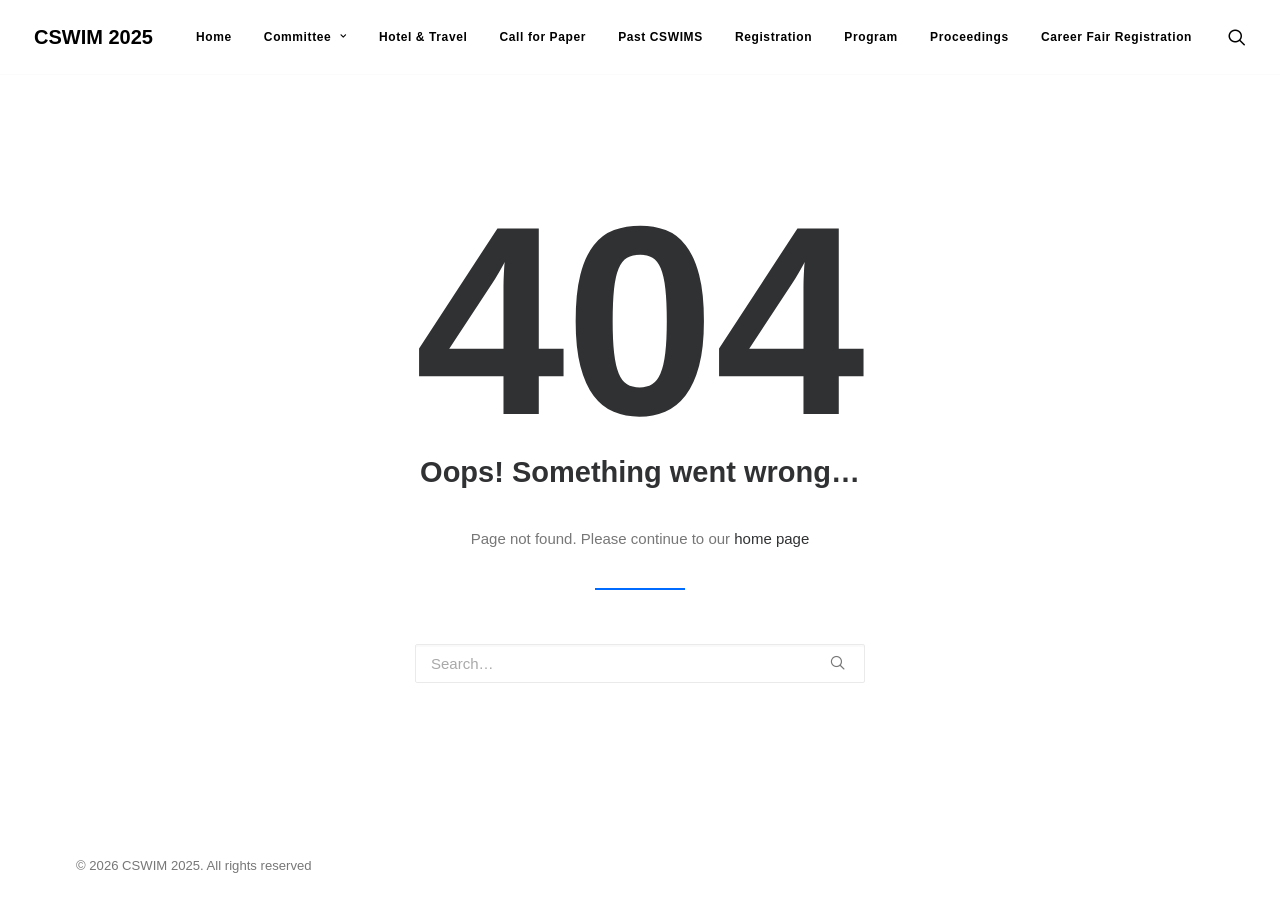
<file: hotel-travel/stefanieyangyang.cui@sheraton.com.html>
<!DOCTYPE html><html class="no-touch" lang="en-US" xmlns="http://www.w3.org/1999/xhtml"><head>
<meta http-equiv="Content-Type" content="text/html; charset=UTF-8">
<meta name="viewport" content="width=device-width, initial-scale=1">
<link rel="profile" href="http://gmpg.org/xfn/11">
<link rel="pingback" href="https://2025.cswimworkshop.org/xmlrpc.php">
<title>Page not found – CSWIM 2025</title>
<meta name="robots" content="max-image-preview:large">
<link rel="dns-prefetch" href="//fonts.googleapis.com">
<link rel="alternate" type="application/rss+xml" title="CSWIM 2025 » Feed" href="https://2025.cswimworkshop.org/feed/">
<link rel="alternate" type="application/rss+xml" title="CSWIM 2025 » Comments Feed" href="https://2025.cswimworkshop.org/comments/feed/">
<link rel="alternate" type="text/calendar" title="CSWIM 2025 » iCal Feed" href="https://2025.cswimworkshop.org/events/?ical=1">
<style id="wp-img-auto-sizes-contain-inline-css">
img:is([sizes=auto i],[sizes^="auto," i]){contain-intrinsic-size:3000px 1500px}
/*# sourceURL=wp-img-auto-sizes-contain-inline-css */
</style>
<style id="wp-emoji-styles-inline-css">

	img.wp-smiley, img.emoji {
		display: inline !important;
		border: none !important;
		box-shadow: none !important;
		height: 1em !important;
		width: 1em !important;
		margin: 0 0.07em !important;
		vertical-align: -0.1em !important;
		background: none !important;
		padding: 0 !important;
	}
/*# sourceURL=wp-emoji-styles-inline-css */
</style>
<style id="wp-block-library-inline-css">
:root{--wp-block-synced-color:#7a00df;--wp-block-synced-color--rgb:122,0,223;--wp-bound-block-color:var(--wp-block-synced-color);--wp-editor-canvas-background:#ddd;--wp-admin-theme-color:#007cba;--wp-admin-theme-color--rgb:0,124,186;--wp-admin-theme-color-darker-10:#006ba1;--wp-admin-theme-color-darker-10--rgb:0,107,160.5;--wp-admin-theme-color-darker-20:#005a87;--wp-admin-theme-color-darker-20--rgb:0,90,135;--wp-admin-border-width-focus:2px}@media (min-resolution:192dpi){:root{--wp-admin-border-width-focus:1.5px}}.wp-element-button{cursor:pointer}:root .has-very-light-gray-background-color{background-color:#eee}:root .has-very-dark-gray-background-color{background-color:#313131}:root .has-very-light-gray-color{color:#eee}:root .has-very-dark-gray-color{color:#313131}:root .has-vivid-green-cyan-to-vivid-cyan-blue-gradient-background{background:linear-gradient(135deg,#00d084,#0693e3)}:root .has-purple-crush-gradient-background{background:linear-gradient(135deg,#34e2e4,#4721fb 50%,#ab1dfe)}:root .has-hazy-dawn-gradient-background{background:linear-gradient(135deg,#faaca8,#dad0ec)}:root .has-subdued-olive-gradient-background{background:linear-gradient(135deg,#fafae1,#67a671)}:root .has-atomic-cream-gradient-background{background:linear-gradient(135deg,#fdd79a,#004a59)}:root .has-nightshade-gradient-background{background:linear-gradient(135deg,#330968,#31cdcf)}:root .has-midnight-gradient-background{background:linear-gradient(135deg,#020381,#2874fc)}:root{--wp--preset--font-size--normal:16px;--wp--preset--font-size--huge:42px}.has-regular-font-size{font-size:1em}.has-larger-font-size{font-size:2.625em}.has-normal-font-size{font-size:var(--wp--preset--font-size--normal)}.has-huge-font-size{font-size:var(--wp--preset--font-size--huge)}:root .has-text-align-center{text-align:center}:root .has-text-align-left{text-align:left}:root .has-text-align-right{text-align:right}.has-fit-text{white-space:nowrap!important}#end-resizable-editor-section{display:none}.aligncenter{clear:both}.items-justified-left{justify-content:flex-start}.items-justified-center{justify-content:center}.items-justified-right{justify-content:flex-end}.items-justified-space-between{justify-content:space-between}.screen-reader-text{word-wrap:normal!important;border:0;clip-path:inset(50%);height:1px;margin:-1px;overflow:hidden;padding:0;position:absolute;width:1px}.screen-reader-text:focus{background-color:#ddd;clip-path:none;color:#444;display:block;font-size:1em;height:auto;left:5px;line-height:normal;padding:15px 23px 14px;text-decoration:none;top:5px;width:auto;z-index:100000}html :where(.has-border-color){border-style:solid}html :where([style*=border-color]){border-style:solid}html :where([style*=border-top-color]){border-top-style:solid}html :where([style*=border-right-color]){border-right-style:solid}html :where([style*=border-bottom-color]){border-bottom-style:solid}html :where([style*=border-left-color]){border-left-style:solid}html :where([style*=border-width]){border-style:solid}html :where([style*=border-top-width]){border-top-style:solid}html :where([style*=border-right-width]){border-right-style:solid}html :where([style*=border-bottom-width]){border-bottom-style:solid}html :where([style*=border-left-width]){border-left-style:solid}html :where(img[class*=wp-image-]){height:auto;max-width:100%}:where(figure){margin:0 0 1em}html :where(.is-position-sticky){--wp-admin--admin-bar--position-offset:var(--wp-admin--admin-bar--height,0px)}@media screen and (max-width:600px){html :where(.is-position-sticky){--wp-admin--admin-bar--position-offset:0px}}

/*# sourceURL=/wp-includes/css/dist/block-library/common.min.css */
</style>
<style id="classic-theme-styles-inline-css">
/*! This file is auto-generated */
.wp-block-button__link{color:#fff;background-color:#32373c;border-radius:9999px;box-shadow:none;text-decoration:none;padding:calc(.667em + 2px) calc(1.333em + 2px);font-size:1.125em}.wp-block-file__button{background:#32373c;color:#fff;text-decoration:none}
/*# sourceURL=/wp-includes/css/classic-themes.min.css */
</style>

<style id="global-styles-inline-css">
:root{--wp--preset--aspect-ratio--square: 1;--wp--preset--aspect-ratio--4-3: 4/3;--wp--preset--aspect-ratio--3-4: 3/4;--wp--preset--aspect-ratio--3-2: 3/2;--wp--preset--aspect-ratio--2-3: 2/3;--wp--preset--aspect-ratio--16-9: 16/9;--wp--preset--aspect-ratio--9-16: 9/16;--wp--preset--color--black: #000000;--wp--preset--color--cyan-bluish-gray: #abb8c3;--wp--preset--color--white: #ffffff;--wp--preset--color--pale-pink: #f78da7;--wp--preset--color--vivid-red: #cf2e2e;--wp--preset--color--luminous-vivid-orange: #ff6900;--wp--preset--color--luminous-vivid-amber: #fcb900;--wp--preset--color--light-green-cyan: #7bdcb5;--wp--preset--color--vivid-green-cyan: #00d084;--wp--preset--color--pale-cyan-blue: #8ed1fc;--wp--preset--color--vivid-cyan-blue: #0693e3;--wp--preset--color--vivid-purple: #9b51e0;--wp--preset--gradient--vivid-cyan-blue-to-vivid-purple: linear-gradient(135deg,rgb(6,147,227) 0%,rgb(155,81,224) 100%);--wp--preset--gradient--light-green-cyan-to-vivid-green-cyan: linear-gradient(135deg,rgb(122,220,180) 0%,rgb(0,208,130) 100%);--wp--preset--gradient--luminous-vivid-amber-to-luminous-vivid-orange: linear-gradient(135deg,rgb(252,185,0) 0%,rgb(255,105,0) 100%);--wp--preset--gradient--luminous-vivid-orange-to-vivid-red: linear-gradient(135deg,rgb(255,105,0) 0%,rgb(207,46,46) 100%);--wp--preset--gradient--very-light-gray-to-cyan-bluish-gray: linear-gradient(135deg,rgb(238,238,238) 0%,rgb(169,184,195) 100%);--wp--preset--gradient--cool-to-warm-spectrum: linear-gradient(135deg,rgb(74,234,220) 0%,rgb(151,120,209) 20%,rgb(207,42,186) 40%,rgb(238,44,130) 60%,rgb(251,105,98) 80%,rgb(254,248,76) 100%);--wp--preset--gradient--blush-light-purple: linear-gradient(135deg,rgb(255,206,236) 0%,rgb(152,150,240) 100%);--wp--preset--gradient--blush-bordeaux: linear-gradient(135deg,rgb(254,205,165) 0%,rgb(254,45,45) 50%,rgb(107,0,62) 100%);--wp--preset--gradient--luminous-dusk: linear-gradient(135deg,rgb(255,203,112) 0%,rgb(199,81,192) 50%,rgb(65,88,208) 100%);--wp--preset--gradient--pale-ocean: linear-gradient(135deg,rgb(255,245,203) 0%,rgb(182,227,212) 50%,rgb(51,167,181) 100%);--wp--preset--gradient--electric-grass: linear-gradient(135deg,rgb(202,248,128) 0%,rgb(113,206,126) 100%);--wp--preset--gradient--midnight: linear-gradient(135deg,rgb(2,3,129) 0%,rgb(40,116,252) 100%);--wp--preset--font-size--small: 13px;--wp--preset--font-size--medium: 20px;--wp--preset--font-size--large: 36px;--wp--preset--font-size--x-large: 42px;--wp--preset--spacing--20: 0.44rem;--wp--preset--spacing--30: 0.67rem;--wp--preset--spacing--40: 1rem;--wp--preset--spacing--50: 1.5rem;--wp--preset--spacing--60: 2.25rem;--wp--preset--spacing--70: 3.38rem;--wp--preset--spacing--80: 5.06rem;--wp--preset--shadow--natural: 6px 6px 9px rgba(0, 0, 0, 0.2);--wp--preset--shadow--deep: 12px 12px 50px rgba(0, 0, 0, 0.4);--wp--preset--shadow--sharp: 6px 6px 0px rgba(0, 0, 0, 0.2);--wp--preset--shadow--outlined: 6px 6px 0px -3px rgb(255, 255, 255), 6px 6px rgb(0, 0, 0);--wp--preset--shadow--crisp: 6px 6px 0px rgb(0, 0, 0);}:where(body) { margin: 0; }:where(.is-layout-flex){gap: 0.5em;}:where(.is-layout-grid){gap: 0.5em;}body .is-layout-flex{display: flex;}.is-layout-flex{flex-wrap: wrap;align-items: center;}.is-layout-flex > :is(*, div){margin: 0;}body .is-layout-grid{display: grid;}.is-layout-grid > :is(*, div){margin: 0;}body{padding-top: 0px;padding-right: 0px;padding-bottom: 0px;padding-left: 0px;}:root :where(.wp-element-button, .wp-block-button__link){background-color: #32373c;border-width: 0;color: #fff;font-family: inherit;font-size: inherit;font-style: inherit;font-weight: inherit;letter-spacing: inherit;line-height: inherit;padding-top: calc(0.667em + 2px);padding-right: calc(1.333em + 2px);padding-bottom: calc(0.667em + 2px);padding-left: calc(1.333em + 2px);text-decoration: none;text-transform: inherit;}.has-black-color{color: var(--wp--preset--color--black) !important;}.has-cyan-bluish-gray-color{color: var(--wp--preset--color--cyan-bluish-gray) !important;}.has-white-color{color: var(--wp--preset--color--white) !important;}.has-pale-pink-color{color: var(--wp--preset--color--pale-pink) !important;}.has-vivid-red-color{color: var(--wp--preset--color--vivid-red) !important;}.has-luminous-vivid-orange-color{color: var(--wp--preset--color--luminous-vivid-orange) !important;}.has-luminous-vivid-amber-color{color: var(--wp--preset--color--luminous-vivid-amber) !important;}.has-light-green-cyan-color{color: var(--wp--preset--color--light-green-cyan) !important;}.has-vivid-green-cyan-color{color: var(--wp--preset--color--vivid-green-cyan) !important;}.has-pale-cyan-blue-color{color: var(--wp--preset--color--pale-cyan-blue) !important;}.has-vivid-cyan-blue-color{color: var(--wp--preset--color--vivid-cyan-blue) !important;}.has-vivid-purple-color{color: var(--wp--preset--color--vivid-purple) !important;}.has-black-background-color{background-color: var(--wp--preset--color--black) !important;}.has-cyan-bluish-gray-background-color{background-color: var(--wp--preset--color--cyan-bluish-gray) !important;}.has-white-background-color{background-color: var(--wp--preset--color--white) !important;}.has-pale-pink-background-color{background-color: var(--wp--preset--color--pale-pink) !important;}.has-vivid-red-background-color{background-color: var(--wp--preset--color--vivid-red) !important;}.has-luminous-vivid-orange-background-color{background-color: var(--wp--preset--color--luminous-vivid-orange) !important;}.has-luminous-vivid-amber-background-color{background-color: var(--wp--preset--color--luminous-vivid-amber) !important;}.has-light-green-cyan-background-color{background-color: var(--wp--preset--color--light-green-cyan) !important;}.has-vivid-green-cyan-background-color{background-color: var(--wp--preset--color--vivid-green-cyan) !important;}.has-pale-cyan-blue-background-color{background-color: var(--wp--preset--color--pale-cyan-blue) !important;}.has-vivid-cyan-blue-background-color{background-color: var(--wp--preset--color--vivid-cyan-blue) !important;}.has-vivid-purple-background-color{background-color: var(--wp--preset--color--vivid-purple) !important;}.has-black-border-color{border-color: var(--wp--preset--color--black) !important;}.has-cyan-bluish-gray-border-color{border-color: var(--wp--preset--color--cyan-bluish-gray) !important;}.has-white-border-color{border-color: var(--wp--preset--color--white) !important;}.has-pale-pink-border-color{border-color: var(--wp--preset--color--pale-pink) !important;}.has-vivid-red-border-color{border-color: var(--wp--preset--color--vivid-red) !important;}.has-luminous-vivid-orange-border-color{border-color: var(--wp--preset--color--luminous-vivid-orange) !important;}.has-luminous-vivid-amber-border-color{border-color: var(--wp--preset--color--luminous-vivid-amber) !important;}.has-light-green-cyan-border-color{border-color: var(--wp--preset--color--light-green-cyan) !important;}.has-vivid-green-cyan-border-color{border-color: var(--wp--preset--color--vivid-green-cyan) !important;}.has-pale-cyan-blue-border-color{border-color: var(--wp--preset--color--pale-cyan-blue) !important;}.has-vivid-cyan-blue-border-color{border-color: var(--wp--preset--color--vivid-cyan-blue) !important;}.has-vivid-purple-border-color{border-color: var(--wp--preset--color--vivid-purple) !important;}.has-vivid-cyan-blue-to-vivid-purple-gradient-background{background: var(--wp--preset--gradient--vivid-cyan-blue-to-vivid-purple) !important;}.has-light-green-cyan-to-vivid-green-cyan-gradient-background{background: var(--wp--preset--gradient--light-green-cyan-to-vivid-green-cyan) !important;}.has-luminous-vivid-amber-to-luminous-vivid-orange-gradient-background{background: var(--wp--preset--gradient--luminous-vivid-amber-to-luminous-vivid-orange) !important;}.has-luminous-vivid-orange-to-vivid-red-gradient-background{background: var(--wp--preset--gradient--luminous-vivid-orange-to-vivid-red) !important;}.has-very-light-gray-to-cyan-bluish-gray-gradient-background{background: var(--wp--preset--gradient--very-light-gray-to-cyan-bluish-gray) !important;}.has-cool-to-warm-spectrum-gradient-background{background: var(--wp--preset--gradient--cool-to-warm-spectrum) !important;}.has-blush-light-purple-gradient-background{background: var(--wp--preset--gradient--blush-light-purple) !important;}.has-blush-bordeaux-gradient-background{background: var(--wp--preset--gradient--blush-bordeaux) !important;}.has-luminous-dusk-gradient-background{background: var(--wp--preset--gradient--luminous-dusk) !important;}.has-pale-ocean-gradient-background{background: var(--wp--preset--gradient--pale-ocean) !important;}.has-electric-grass-gradient-background{background: var(--wp--preset--gradient--electric-grass) !important;}.has-midnight-gradient-background{background: var(--wp--preset--gradient--midnight) !important;}.has-small-font-size{font-size: var(--wp--preset--font-size--small) !important;}.has-medium-font-size{font-size: var(--wp--preset--font-size--medium) !important;}.has-large-font-size{font-size: var(--wp--preset--font-size--large) !important;}.has-x-large-font-size{font-size: var(--wp--preset--font-size--x-large) !important;}
/*# sourceURL=global-styles-inline-css */
</style>

<link rel="stylesheet" id="uncodefont-google-css" href="//fonts.googleapis.com/css?family=Poppins:100,100italic,200,200italic,300,300italic,regular,italic,500,500italic,600,600italic,700,700italic,800,800italic,900,900italic&amp;subset=latin,latin-ext,devanagari&amp;ver=2.2.4" media="all">
<link rel="stylesheet" id="uncode-style-css" href="../wp-content/themes/uncode/library/css/style__ver=1942900012.css" media="all">
<style id="uncode-style-inline-css">

@media (min-width: 960px) { .limit-width { max-width: 1200px; margin: auto;}}
#changer-back-color { transition: background-color 1000ms cubic-bezier(0.25, 1, 0.5, 1) !important; } #changer-back-color > div { transition: opacity 1000ms cubic-bezier(0.25, 1, 0.5, 1) !important; } body.bg-changer-init.disable-hover .main-wrapper .style-light,  body.bg-changer-init.disable-hover .main-wrapper .style-light h1,  body.bg-changer-init.disable-hover .main-wrapper .style-light h2, body.bg-changer-init.disable-hover .main-wrapper .style-light h3, body.bg-changer-init.disable-hover .main-wrapper .style-light h4, body.bg-changer-init.disable-hover .main-wrapper .style-light h5, body.bg-changer-init.disable-hover .main-wrapper .style-light h6, body.bg-changer-init.disable-hover .main-wrapper .style-light a, body.bg-changer-init.disable-hover .main-wrapper .style-dark, body.bg-changer-init.disable-hover .main-wrapper .style-dark h1, body.bg-changer-init.disable-hover .main-wrapper .style-dark h2, body.bg-changer-init.disable-hover .main-wrapper .style-dark h3, body.bg-changer-init.disable-hover .main-wrapper .style-dark h4, body.bg-changer-init.disable-hover .main-wrapper .style-dark h5, body.bg-changer-init.disable-hover .main-wrapper .style-dark h6, body.bg-changer-init.disable-hover .main-wrapper .style-dark a { transition: color 1000ms cubic-bezier(0.25, 1, 0.5, 1) !important; }
/*# sourceURL=uncode-style-inline-css */
</style>
<link rel="stylesheet" id="uncode-icons-css" href="../wp-content/themes/uncode/library/css/uncode-icons__ver=1942900012.css" media="all">
<link rel="stylesheet" id="uncode-custom-style-css" href="../wp-content/themes/uncode/library/css/style-custom__ver=1942900012.css" media="all">
<script id="ai-uncode-js" src="../wp-content/themes/uncode/library/js/ai-uncode.js" data-home="/" data-path="/" data-breakpoints-images="258,516,720,1032,1440,2064,2880"></script>
<script id="uncode-init-js-extra">
var SiteParameters = {"days":"days","hours":"hours","minutes":"minutes","seconds":"seconds","constant_scroll":"on","scroll_speed":"2","parallax_factor":"0.25","loading":"Loading\u2026","slide_name":"slide","slide_footer":"footer","ajax_url":"https://2025.cswimworkshop.org/wp-admin/admin-ajax.php","nonce_adaptive_images":"5737d90e55","nonce_srcset_async":"7de898257f","enable_debug":"","block_mobile_videos":"","is_frontend_editor":"","main_width":["1200","px"],"mobile_parallax_allowed":"","listen_for_screen_update":"1","wireframes_plugin_active":"","sticky_elements":"","resize_quality":"90","register_metadata":"","bg_changer_time":"1000","update_wc_fragments":"1","optimize_shortpixel_image":"","menu_mobile_offcanvas_gap":"45","custom_cursor_selector":"[href], .trigger-overlay, .owl-next, .owl-prev, .owl-dot, input[type=\"submit\"], input[type=\"checkbox\"], button[type=\"submit\"], a[class^=\"ilightbox\"], .ilightbox-thumbnail, .ilightbox-prev, .ilightbox-next, .overlay-close, .unmodal-close, .qty-inset \u003E span, .share-button li, .uncode-post-titles .tmb.tmb-click-area, .btn-link, .tmb-click-row .t-inside, .lg-outer button, .lg-thumb img, a[data-lbox], .uncode-close-offcanvas-overlay","mobile_parallax_animation":"","lbox_enhanced":"","native_media_player":"","vimeoPlayerParams":"?autoplay=0","ajax_filter_key_search":"key","ajax_filter_key_unfilter":"unfilter","index_pagination_disable_scroll":"","index_pagination_scroll_to":"","uncode_wc_popup_cart_qty":"","uncode_adaptive":"1","ai_breakpoints":"258,516,720,1032,1440,2064,2880"};
//# sourceURL=uncode-init-js-extra
</script>
<script id="uncode-init-js" src="../wp-content/themes/uncode/library/js/init__ver=1942900012.js"></script>
<script id="jquery-core-js" src="../wp-includes/js/jquery/jquery.min__ver=3.7.1.js"></script>
<script id="jquery-migrate-js" src="../wp-includes/js/jquery/jquery-migrate.min__ver=3.4.1.js"></script>
<link rel="https://api.w.org/" href="https://2025.cswimworkshop.org/wp-json/"><link rel="EditURI" type="application/rsd+xml" title="RSD" href="https://2025.cswimworkshop.org/xmlrpc.php?rsd">

<meta name="tec-api-version" content="v1"><meta name="tec-api-origin" content="https://2025.cswimworkshop.org"><link rel="alternate" href="https://2025.cswimworkshop.org/wp-json/tribe/events/v1/"><style>.recentcomments a{display:inline !important;padding:0 !important;margin:0 !important;}</style><noscript><style> .wpb_animate_when_almost_visible { opacity: 1; }</style></noscript></head>
<body class="error404 wp-theme-uncode style-color-lxmt-bg tribe-no-js hormenu-position-left megamenu-full-submenu hmenu hmenu-position-right header-full-width main-center-align menu-mobile-transparent textual-accent-color menu-mobile-default mobile-parallax-not-allowed ilb-no-bounce unreg qw-body-scroll-disabled no-qty-fx wpb-js-composer js-comp-ver-6.7.0 vc_responsive" data-border="0">
		<div id="vh_layout_help"></div><div class="body-borders" data-border="0"><div class="top-border body-border-shadow"></div><div class="right-border body-border-shadow"></div><div class="bottom-border body-border-shadow"></div><div class="left-border body-border-shadow"></div><div class="top-border style-light-bg"></div><div class="right-border style-light-bg"></div><div class="bottom-border style-light-bg"></div><div class="left-border style-light-bg"></div></div>	<div class="box-wrapper">
		<div class="box-container">
		<script type="text/javascript" id="initBox">UNCODE.initBox();</script>
		<div class="menu-wrapper">
													
													<header id="masthead" class="navbar menu-primary menu-light submenu-light menu-transparent menu-add-padding style-light-original single-h-padding menu-absolute menu-with-logo">
														<div class="menu-container style-color-xsdn-bg menu-borders">
															<div class="row-menu">
																<div class="row-menu-inner">
																	<div id="logo-container-mobile" class="col-lg-0 logo-container middle">
																		<div id="main-logo" class="navbar-header style-light">
																			<a href="../index.html" class="navbar-brand" data-minheight="20" aria-label="CSWIM 2025"><h2 class="text-logo h3 logo-skinnable main-logo" data-maxheight="20" style="font-size:20px;">CSWIM 2025</h2></a>
																		</div>
																		<div class="mmb-container"><div class="mobile-additional-icons"></div><div class="mobile-menu-button mobile-menu-button-light lines-button"><span class="lines"><span></span></span></div></div>
																	</div>
																	<div class="col-lg-12 main-menu-container middle">
																		<div class="menu-horizontal">
																			<div class="menu-horizontal-inner">
																				<div class="nav navbar-nav navbar-main navbar-nav-first"><ul id="menu-menu" class="menu-primary-inner menu-smart sm"><li id="menu-item-49" class="menu-item menu-item-type-post_type menu-item-object-page menu-item-home menu-item-49 menu-item-link"><a title="Home" href="../index.html">Home<i class="fa fa-angle-right fa-dropdown"></i></a></li>
<li id="menu-item-567" class="menu-item menu-item-type-custom menu-item-object-custom menu-item-has-children menu-item-567 dropdown menu-item-link"><a title="Committee" href="./stefanieyangyang.cui@sheraton.com.html" data-toggle="dropdown" class="dropdown-toggle" data-type="title">Committee<i class="fa fa-angle-down fa-dropdown"></i></a>
<ul role="menu" class="drop-menu">
	<li id="menu-item-970" class="menu-item menu-item-type-post_type menu-item-object-page menu-item-970"><a title="Program Committee" href="../program-committee/index.html">Program Committee<i class="fa fa-angle-right fa-dropdown"></i></a></li>
	<li id="menu-item-977" class="menu-item menu-item-type-post_type menu-item-object-page menu-item-977"><a title="Advisory Committee" href="../advisory-committee/index.html">Advisory Committee<i class="fa fa-angle-right fa-dropdown"></i></a></li>
	<li id="menu-item-1026" class="menu-item menu-item-type-post_type menu-item-object-page menu-item-1026"><a title="Keynote" href="../keynote/index.html">Keynote<i class="fa fa-angle-right fa-dropdown"></i></a></li>
	<li id="menu-item-978" class="menu-item menu-item-type-post_type menu-item-object-page menu-item-978"><a title="Panel Discussions" href="../panel-discussions/index.html">Panel Discussions<i class="fa fa-angle-right fa-dropdown"></i></a></li>
	<li id="menu-item-532" class="menu-item menu-item-type-post_type menu-item-object-page menu-item-532"><a title="Organizing Committee" href="../organizing-committee/index.html">Organizing Committee<i class="fa fa-angle-right fa-dropdown"></i></a></li>
</ul>
</li>
<li id="menu-item-959" class="menu-item menu-item-type-post_type menu-item-object-page menu-item-959 menu-item-link"><a title="Hotel &amp; Travel" href="./index.html">Hotel &amp; Travel<i class="fa fa-angle-right fa-dropdown"></i></a></li>
<li id="menu-item-524" class="menu-item menu-item-type-post_type menu-item-object-page menu-item-524 menu-item-link"><a title="Call for Paper" href="../call-for-paper/index.html">Call for Paper<i class="fa fa-angle-right fa-dropdown"></i></a></li>
<li id="menu-item-139" class="menu-item menu-item-type-custom menu-item-object-custom menu-item-139 menu-item-link"><a title="Past CSWIMS" href="http://cswimworkshop.org/">Past CSWIMS<i class="fa fa-angle-right fa-dropdown"></i></a></li>
<li id="menu-item-793" class="menu-item menu-item-type-post_type menu-item-object-page menu-item-793 menu-item-link"><a title="Registration" href="../registration/index.html">Registration<i class="fa fa-angle-right fa-dropdown"></i></a></li>
<li id="menu-item-1003" class="menu-item menu-item-type-post_type menu-item-object-page menu-item-1003 menu-item-link"><a title="Program" href="../program/index.html">Program<i class="fa fa-angle-right fa-dropdown"></i></a></li>
<li id="menu-item-988" class="menu-item menu-item-type-post_type menu-item-object-page menu-item-988 menu-item-link"><a title="Proceedings" href="../proceedings/index.html">Proceedings<i class="fa fa-angle-right fa-dropdown"></i></a></li>
<li id="menu-item-1001" class="menu-item menu-item-type-post_type menu-item-object-page menu-item-1001 menu-item-link"><a title="Career Fair Registration" href="../career-fair-registration/index.html">Career Fair Registration<i class="fa fa-angle-right fa-dropdown"></i></a></li>
</ul></div><div class="uncode-close-offcanvas-mobile lines-button close navbar-mobile-el"><span class="lines"></span></div><div class="nav navbar-nav navbar-nav-last navbar-extra-icons"><ul class="menu-smart sm menu-icons"><li class="menu-item-link search-icon style-light dropdown "><a href="./stefanieyangyang.cui@sheraton.com.html" class="trigger-overlay search-icon" data-area="search" data-container="box-container" aria-label="Search">
													<i class="fa fa-search3"></i><span class="desktop-hidden"><span>Search</span></span><i class="fa fa-angle-down fa-dropdown desktop-hidden"></i>
													</a><ul role="menu" class="drop-menu desktop-hidden">
														<li>
															<form class="search" method="get" action="https://2025.cswimworkshop.org/">
																<input type="search" class="search-field no-livesearch" placeholder="Search…" value="" name="s" title="Search…"></form>
														</li>
													</ul></li></ul></div><div class="desktop-hidden menu-accordion-secondary">
														 							</div></div>
																		</div>
																	</div>
																</div>
															</div></div>
													</header>
												</div>			<script type="text/javascript" id="fixMenuHeight">UNCODE.fixMenuHeight();</script>
			<div class="main-wrapper">
				<div class="main-container">
					<div class="page-wrapper">
						<div class="sections-container">
<script type="text/javascript">UNCODE.initHeader();</script><div class="page-body style-light-bg standard-404">
          <div class="post-wrapper">
          	<div class="post-body"><div class="row-container limit-width">
		  					<div class="row row-parent style-light double-bottom-padding">
									<div class="row-inner">
				<div class="pos-middle pos-center align_center column_parent col-lg-12 single-internal-gutter">
					<div class="uncol">
						<div class="uncoltable">
							<div class="uncell">
								<div class="uncont">
									<div class="heading-text el-text heading-bigtext"><h1 class="bigtext"><span>404</span></h1></div>
									<h2>Oops! Something went wrong…</h2>
									<p>Page not found. Please continue to our <a href="../index.html">home page</a></p>
									<hr class="separator-break separator-accent separator-double-padding">
									<form action="https://2025.cswimworkshop.org/" method="get">
	<div class="search-container-inner">
		<input type="search" class="search-field form-fluid no-livesearch" placeholder="Search…" value="" name="s" title="Search for:">
		<i class="fa fa-search3"></i>

			</div>
</form>

								</div>
							</div>
						</div>
					</div>
				</div>
			</div><!-- .row-inner -->
								</div>
							</div></div>
          </div>
        </div>								</div><!-- sections container -->
							</div><!-- page wrapper -->
												<footer id="colophon" class="site-footer">
							<div class="row-container style-light-bg footer-last">
		  					<div class="row row-parent style-light limit-width no-top-padding no-h-padding no-bottom-padding">
									<div class="site-info uncell col-lg-6 pos-middle text-left">© 2026 CSWIM 2025. All rights reserved</div><!-- site info -->
								</div>
							</div>						</footer>
																	</div><!-- main container -->
				</div><!-- main wrapper -->
							</div><!-- box container -->
					</div><!-- box wrapper -->
		<div class="style-light footer-scroll-top"><a href="./stefanieyangyang.cui@sheraton.com.html" class="scroll-top"><i class="fa fa-angle-up fa-stack btn-default btn-hover-nobg"></i></a></div>
					<div class="overlay overlay-sequential overlay-full style-dark style-dark-bg overlay-search" data-area="search" data-container="box-container">
				<div class="mmb-container"><div class="menu-close-search mobile-menu-button menu-button-offcanvas mobile-menu-button-dark lines-button overlay-close close" data-area="search" data-container="box-container"><span class="lines"></span></div></div>
				<div class="search-container"><form action="https://2025.cswimworkshop.org/" method="get">
	<div class="search-container-inner">
		<input type="search" class="search-field form-fluid no-livesearch" placeholder="Search…" value="" name="s" title="Search for:">
		<i class="fa fa-search3"></i>

			</div>
</form>
</div>
			</div>
		
	<script type="speculationrules">
{"prefetch":[{"source":"document","where":{"and":[{"href_matches":"/*"},{"not":{"href_matches":["/wp-*.php","/wp-admin/*","/wp-content/uploads/*","/wp-content/*","/wp-content/plugins/*","/wp-content/themes/uncode/*","/*\\?(.+)"]}},{"not":{"selector_matches":"a[rel~=\"nofollow\"]"}},{"not":{"selector_matches":".no-prefetch, .no-prefetch a"}}]},"eagerness":"conservative"}]}
</script>
		<script>
		( function ( body ) {
			'use strict';
			body.className = body.className.replace( /\btribe-no-js\b/, 'tribe-js' );
		} )( document.body );
		</script>
		<script> /* <![CDATA[ */var tribe_l10n_datatables = {"aria":{"sort_ascending":": activate to sort column ascending","sort_descending":": activate to sort column descending"},"length_menu":"Show _MENU_ entries","empty_table":"No data available in table","info":"Showing _START_ to _END_ of _TOTAL_ entries","info_empty":"Showing 0 to 0 of 0 entries","info_filtered":"(filtered from _MAX_ total entries)","zero_records":"No matching records found","search":"Search:","all_selected_text":"All items on this page were selected. ","select_all_link":"Select all pages","clear_selection":"Clear Selection.","pagination":{"all":"All","next":"Next","previous":"Previous"},"select":{"rows":{"0":"","_":": Selected %d rows","1":": Selected 1 row"}},"datepicker":{"dayNames":["Sunday","Monday","Tuesday","Wednesday","Thursday","Friday","Saturday"],"dayNamesShort":["Sun","Mon","Tue","Wed","Thu","Fri","Sat"],"dayNamesMin":["S","M","T","W","T","F","S"],"monthNames":["January","February","March","April","May","June","July","August","September","October","November","December"],"monthNamesShort":["January","February","March","April","May","June","July","August","September","October","November","December"],"monthNamesMin":["Jan","Feb","Mar","Apr","May","Jun","Jul","Aug","Sep","Oct","Nov","Dec"],"nextText":"Next","prevText":"Prev","currentText":"Today","closeText":"Done","today":"Today","clear":"Clear"}};/* ]]> */ </script><script id="tec-user-agent-js" src="../wp-content/plugins/the-events-calendar/common/build/js/user-agent__ver=da75d0bdea6dde3898df.js"></script>
<script id="mediaelement-core-js-before">
var mejsL10n = {"language":"en","strings":{"mejs.download-file":"Download File","mejs.install-flash":"You are using a browser that does not have Flash player enabled or installed. Please turn on your Flash player plugin or download the latest version from https://get.adobe.com/flashplayer/","mejs.fullscreen":"Fullscreen","mejs.play":"Play","mejs.pause":"Pause","mejs.time-slider":"Time Slider","mejs.time-help-text":"Use Left/Right Arrow keys to advance one second, Up/Down arrows to advance ten seconds.","mejs.live-broadcast":"Live Broadcast","mejs.volume-help-text":"Use Up/Down Arrow keys to increase or decrease volume.","mejs.unmute":"Unmute","mejs.mute":"Mute","mejs.volume-slider":"Volume Slider","mejs.video-player":"Video Player","mejs.audio-player":"Audio Player","mejs.captions-subtitles":"Captions/Subtitles","mejs.captions-chapters":"Chapters","mejs.none":"None","mejs.afrikaans":"Afrikaans","mejs.albanian":"Albanian","mejs.arabic":"Arabic","mejs.belarusian":"Belarusian","mejs.bulgarian":"Bulgarian","mejs.catalan":"Catalan","mejs.chinese":"Chinese","mejs.chinese-simplified":"Chinese (Simplified)","mejs.chinese-traditional":"Chinese (Traditional)","mejs.croatian":"Croatian","mejs.czech":"Czech","mejs.danish":"Danish","mejs.dutch":"Dutch","mejs.english":"English","mejs.estonian":"Estonian","mejs.filipino":"Filipino","mejs.finnish":"Finnish","mejs.french":"French","mejs.galician":"Galician","mejs.german":"German","mejs.greek":"Greek","mejs.haitian-creole":"Haitian Creole","mejs.hebrew":"Hebrew","mejs.hindi":"Hindi","mejs.hungarian":"Hungarian","mejs.icelandic":"Icelandic","mejs.indonesian":"Indonesian","mejs.irish":"Irish","mejs.italian":"Italian","mejs.japanese":"Japanese","mejs.korean":"Korean","mejs.latvian":"Latvian","mejs.lithuanian":"Lithuanian","mejs.macedonian":"Macedonian","mejs.malay":"Malay","mejs.maltese":"Maltese","mejs.norwegian":"Norwegian","mejs.persian":"Persian","mejs.polish":"Polish","mejs.portuguese":"Portuguese","mejs.romanian":"Romanian","mejs.russian":"Russian","mejs.serbian":"Serbian","mejs.slovak":"Slovak","mejs.slovenian":"Slovenian","mejs.spanish":"Spanish","mejs.swahili":"Swahili","mejs.swedish":"Swedish","mejs.tagalog":"Tagalog","mejs.thai":"Thai","mejs.turkish":"Turkish","mejs.ukrainian":"Ukrainian","mejs.vietnamese":"Vietnamese","mejs.welsh":"Welsh","mejs.yiddish":"Yiddish"}};
//# sourceURL=mediaelement-core-js-before
</script>
<script id="mediaelement-core-js" src="../wp-includes/js/mediaelement/mediaelement-and-player.min__ver=4.2.17.js"></script>
<script id="mediaelement-migrate-js" src="../wp-includes/js/mediaelement/mediaelement-migrate.min__ver=7.0.1.js"></script>
<script id="mediaelement-js-extra">
var _wpmejsSettings = {"pluginPath":"/wp-includes/js/mediaelement/","classPrefix":"mejs-","stretching":"responsive","audioShortcodeLibrary":"mediaelement","videoShortcodeLibrary":"mediaelement"};
//# sourceURL=mediaelement-js-extra
</script>
<script id="wp-mediaelement-js" src="../wp-includes/js/mediaelement/wp-mediaelement.min__ver=7.0.1.js"></script>
<script id="uncode-plugins-js" src="../wp-content/themes/uncode/library/js/plugins__ver=1942900012.js"></script>
<script id="uncode-app-js" src="../wp-content/themes/uncode/library/js/app__ver=1942900012.js"></script>
<script id="wp-emoji-settings" type="application/json">
{"baseUrl":"https://s.w.org/images/core/emoji/17.0.2/72x72/","ext":".png","svgUrl":"https://s.w.org/images/core/emoji/17.0.2/svg/","svgExt":".svg","source":{"concatemoji":"https://2025.cswimworkshop.org/wp-includes/js/wp-emoji-release.min.js?ver=7.0.1"}}
</script>
<script type="module">
/*! This file is auto-generated */
const a=JSON.parse(document.getElementById("wp-emoji-settings").textContent),o=(window._wpemojiSettings=a,"wpEmojiSettingsSupports"),s=["flag","emoji"];function i(e){try{var t={supportTests:e,timestamp:(new Date).valueOf()};sessionStorage.setItem(o,JSON.stringify(t))}catch(e){}}function c(e,t,n){e.clearRect(0,0,e.canvas.width,e.canvas.height),e.fillText(t,0,0);t=new Uint32Array(e.getImageData(0,0,e.canvas.width,e.canvas.height).data);e.clearRect(0,0,e.canvas.width,e.canvas.height),e.fillText(n,0,0);const a=new Uint32Array(e.getImageData(0,0,e.canvas.width,e.canvas.height).data);return t.every((e,t)=>e===a[t])}function p(e,t){e.clearRect(0,0,e.canvas.width,e.canvas.height),e.fillText(t,0,0);var n=e.getImageData(16,16,1,1);for(let e=0;e<n.data.length;e++)if(0!==n.data[e])return!1;return!0}function u(e,t,n,a){switch(t){case"flag":return n(e,"\ud83c\udff3\ufe0f\u200d\u26a7\ufe0f","\ud83c\udff3\ufe0f\u200b\u26a7\ufe0f")?!1:!n(e,"\ud83c\udde8\ud83c\uddf6","\ud83c\udde8\u200b\ud83c\uddf6")&&!n(e,"\ud83c\udff4\udb40\udc67\udb40\udc62\udb40\udc65\udb40\udc6e\udb40\udc67\udb40\udc7f","\ud83c\udff4\u200b\udb40\udc67\u200b\udb40\udc62\u200b\udb40\udc65\u200b\udb40\udc6e\u200b\udb40\udc67\u200b\udb40\udc7f");case"emoji":return!a(e,"\ud83e\u1fac8")}return!1}function f(e,t,n,a){let r;const o=(r="undefined"!=typeof WorkerGlobalScope&&self instanceof WorkerGlobalScope?new OffscreenCanvas(300,150):document.createElement("canvas")).getContext("2d",{willReadFrequently:!0}),s=(o.textBaseline="top",o.font="600 32px Arial",{});return e.forEach(e=>{s[e]=t(o,e,n,a)}),s}function r(e){var t=document.createElement("script");t.src=e,t.defer=!0,document.head.appendChild(t)}a.supports={everything:!0,everythingExceptFlag:!0},new Promise(t=>{let n=function(){try{var e=JSON.parse(sessionStorage.getItem(o));if("object"==typeof e&&"number"==typeof e.timestamp&&(new Date).valueOf()<e.timestamp+604800&&"object"==typeof e.supportTests)return e.supportTests}catch(e){}return null}();if(!n){if("undefined"!=typeof Worker&&"undefined"!=typeof OffscreenCanvas&&"undefined"!=typeof URL&&URL.createObjectURL&&"undefined"!=typeof Blob)try{var e="postMessage("+f.toString()+"("+[JSON.stringify(s),u.toString(),c.toString(),p.toString()].join(",")+"));",a=new Blob([e],{type:"text/javascript"});const r=new Worker(URL.createObjectURL(a),{name:"wpTestEmojiSupports"});return void(r.onmessage=e=>{i(n=e.data),r.terminate(),t(n)})}catch(e){}i(n=f(s,u,c,p))}t(n)}).then(e=>{for(const n in e)a.supports[n]=e[n],a.supports.everything=a.supports.everything&&a.supports[n],"flag"!==n&&(a.supports.everythingExceptFlag=a.supports.everythingExceptFlag&&a.supports[n]);var t;a.supports.everythingExceptFlag=a.supports.everythingExceptFlag&&!a.supports.flag,a.supports.everything||((t=a.source||{}).concatemoji?r(t.concatemoji):t.wpemoji&&t.twemoji&&(r(t.twemoji),r(t.wpemoji)))});
//# sourceURL=https://2025.cswimworkshop.org/wp-includes/js/wp-emoji-loader.min.js
</script>


</body></html>
</file>
<file: wp-content/themes/uncode/library/css/uncode-icons__ver=1356508924.css>
@font-face{font-family:'uncodeicon';src:url('../fonts/uncode-icons.eot');src:url('../fonts/uncode-icons.eot') format('embedded-opentype'),url('../fonts/uncode-icons.woff2') format('woff2'),url('../fonts/uncode-icons.woff') format('woff'),url('../fonts/uncode-icons.ttf') format('truetype'),url('../fonts/uncode-icons.svg') format('svg');font-weight:normal;font-style:normal;font-display:swap}.fa{font-family:'uncodeicon' !important;speak:none;font-style:normal;font-weight:normal;font-variant:normal;text-transform:none;line-height:1;-webkit-font-smoothing:antialiased;-moz-osx-font-smoothing:grayscale}.fa-lg{font-size:1.33333333em;line-height:.75em;vertical-align:-15%}.fa-2x{font-size:2em}.fa-3x{font-size:3em}.fa-4x{font-size:4em}.fa-5x{font-size:5em}.fa-fw{width:1.28571429em;text-align:center;display:inline-block}.fa-ul{padding-left:0;margin-left:2.14285714em;list-style-type:none}.fa-ul>li{position:relative}.fa-li{position:absolute;left:-2.14285714em;width:2.14285714em;top:.14285714em;text-align:center}.fa-li.fa-lg{left:-1.85714286em}.fa-border{padding:.2em .25em .15em;border:.08em solid #eee;border-radius:.1em}.pull-right{float:right}.pull-left{float:left}.fa.pull-left{margin-right:.3em}.fa.pull-right{margin-left:.3em}.fa.fa-push-right{margin-right:.3em}.fa.fa-push-left{margin-left:.3em}.fa-spin{-webkit-animation:spin 2s infinite linear;-moz-animation:spin 2s infinite linear;-o-animation:spin 2s infinite linear;animation:spin 2s infinite linear}@-moz-keyframes spin{0%{-moz-transform:rotate(0deg)}100%{-moz-transform:rotate(359deg)}}@-webkit-keyframes spin{0%{-webkit-transform:rotate(0deg)}100%{-webkit-transform:rotate(359deg)}}@-o-keyframes spin{0%{-o-transform:rotate(0deg)}100%{-o-transform:rotate(359deg)}}@-ms-keyframes spin{0%{-ms-transform:rotate(0deg)}100%{-ms-transform:rotate(359deg)}}@keyframes spin{0%{transform:rotate(0deg)}100%{transform:rotate(359deg)}}.fa-rotate-90{-webkit-transform:rotate(90deg);-moz-transform:rotate(90deg);-ms-transform:rotate(90deg);-o-transform:rotate(90deg);transform:rotate(90deg)}.fa-rotate-180{-webkit-transform:rotate(180deg);-moz-transform:rotate(180deg);-ms-transform:rotate(180deg);-o-transform:rotate(180deg);transform:rotate(180deg)}.fa-rotate-270{-webkit-transform:rotate(270deg);-moz-transform:rotate(270deg);-ms-transform:rotate(270deg);-o-transform:rotate(270deg);transform:rotate(270deg)}.fa-flip-horizontal{-webkit-transform:scale(-1, 1);-moz-transform:scale(-1, 1);-ms-transform:scale(-1, 1);-o-transform:scale(-1, 1);transform:scale(-1, 1)}.fa-flip-vertical{-webkit-transform:scale(1, -1);-moz-transform:scale(1, -1);-ms-transform:scale(1, -1);-o-transform:scale(1, -1);transform:scale(1, -1)}.fa-stack{position:relative;display:inline-block;width:2.5em;height:2.5em;line-height:2.5em;vertical-align:middle;border:2px solid #c0c0c0;-webkit-transition:all .1s linear;-moz-transition:all .1s linear;-ms-transition:all .1s linear;-o-transition:all .1s linear;transition:all .1s linear;-webkit-backface-visibility:hidden;-webkit-box-sizing:initial;-moz-box-sizing:initial;box-sizing:initial;-o-border-radius:2.5em;-moz-border-radius:2.5em;-webkit-border-radius:2.5em;-ms-border-radius:2.5em;border-radius:2.5em}.fa-stack-1x,.fa-stack-2x{position:absolute !important;left:0;top:0;width:100%;height:100%;text-align:center;line-height:inherit}.fa-stack-1x{line-height:inherit}.fa-stack-2x{font-size:2em}.fa-stack-3x{font-size:3em}.fa-inverse{color:#fff}.fa-asterisk:before{content:"\f069"}.fa-plus:before{content:"\f067"}.fa-question:before{content:"\f128"}.fa-minus:before{content:"\f068"}.fa-glass:before{content:"\f000"}.fa-music:before{content:"\f001"}.fa-search:before{content:"\f002"}.fa-envelope-o:before{content:"\f003"}.fa-heart:before{content:"\f004"}.fa-star:before{content:"\f005"}.fa-star-o:before{content:"\f006"}.fa-user:before{content:"\f007"}.fa-film:before{content:"\f008"}.fa-th-large:before{content:"\f009"}.fa-th:before{content:"\f00a"}.fa-th-list:before{content:"\f00b"}.fa-check:before{content:"\f00c"}.fa-close:before{content:"\f00d"}.fa-remove:before{content:"\f00d"}.fa-times1:before{content:"\f00d"}.fa-search-plus:before{content:"\f00e"}.fa-search-minus:before{content:"\f010"}.fa-power-off:before{content:"\f011"}.fa-signal:before{content:"\f012"}.fa-cog:before{content:"\f013"}.fa-gear:before{content:"\f013"}.fa-trash-o:before{content:"\f014"}.fa-home:before{content:"\f015"}.fa-file-o:before{content:"\f016"}.fa-clock-o:before{content:"\f017"}.fa-road:before{content:"\f018"}.fa-download:before{content:"\f019"}.fa-arrow-circle-o-down:before{content:"\f01a"}.fa-arrow-circle-o-up:before{content:"\f01b"}.fa-inbox:before{content:"\f01c"}.fa-play-circle-o:before{content:"\f01d"}.fa-repeat:before{content:"\f01e"}.fa-rotate-right:before{content:"\f01e"}.fa-refresh:before{content:"\f021"}.fa-list-alt:before{content:"\f022"}.fa-lock:before{content:"\f023"}.fa-flag:before{content:"\f024"}.fa-headphones:before{content:"\f025"}.fa-volume-off:before{content:"\f026"}.fa-volume-down:before{content:"\f027"}.fa-volume-up:before{content:"\f028"}.fa-qrcode:before{content:"\f029"}.fa-barcode:before{content:"\f02a"}.fa-tag:before{content:"\f02b"}.fa-tags:before{content:"\f02c"}.fa-book:before{content:"\f02d"}.fa-bookmark:before{content:"\f02e"}.fa-print:before{content:"\f02f"}.fa-camera:before{content:"\f030"}.fa-font:before{content:"\f031"}.fa-bold:before{content:"\f032"}.fa-italic:before{content:"\f033"}.fa-text-height:before{content:"\f034"}.fa-text-width:before{content:"\f035"}.fa-align-left:before{content:"\f036"}.fa-align-center:before{content:"\f037"}.fa-align-right:before{content:"\f038"}.fa-align-justify:before{content:"\f039"}.fa-list:before{content:"\f03a"}.fa-dedent:before{content:"\f03b"}.fa-outdent:before{content:"\f03b"}.fa-indent:before{content:"\f03c"}.fa-video-camera:before{content:"\f03d"}.fa-image:before{content:"\f03e"}.fa-photo:before{content:"\f03e"}.fa-picture-o:before{content:"\f03e"}.fa-pencil:before{content:"\f040"}.fa-map-marker:before{content:"\f041"}.fa-adjust:before{content:"\f042"}.fa-tint:before{content:"\f043"}.fa-edit:before{content:"\f044"}.fa-pencil-square-o:before{content:"\f044"}.fa-share-square-o:before{content:"\f045"}.fa-check-square-o:before{content:"\f046"}.fa-arrows:before{content:"\f047"}.fa-step-backward:before{content:"\f048"}.fa-fast-backward:before{content:"\f049"}.fa-backward:before{content:"\f04a"}.fa-play:before{content:"\f04b"}.fa-pause:before{content:"\f04c"}.fa-stop:before{content:"\f04d"}.fa-forward:before{content:"\f04e"}.fa-fast-forward:before{content:"\f050"}.fa-step-forward:before{content:"\f051"}.fa-eject:before{content:"\f052"}.fa-chevron-left:before{content:"\f053"}.fa-chevron-right:before{content:"\f054"}.fa-plus-circle:before{content:"\f055"}.fa-minus-circle:before{content:"\f056"}.fa-times-circle:before{content:"\f057"}.fa-check-circle:before{content:"\f058"}.fa-question-circle:before{content:"\f059"}.fa-info-circle:before{content:"\f05a"}.fa-crosshairs:before{content:"\f05b"}.fa-times-circle-o:before{content:"\f05c"}.fa-check-circle-o:before{content:"\f05d"}.fa-ban:before{content:"\f05e"}.fa-arrow-left:before{content:"\f060"}.fa-arrow-right:before{content:"\f061"}.fa-arrow-up:before{content:"\f062"}.fa-arrow-down:before{content:"\f063"}.fa-mail-forward:before{content:"\f064"}.fa-share:before{content:"\f064"}.fa-expand:before{content:"\f065"}.fa-compress:before{content:"\f066"}.fa-exclamation-circle:before{content:"\f06a"}.fa-gift:before{content:"\f06b"}.fa-leaf:before{content:"\f06c"}.fa-fire:before{content:"\f06d"}.fa-eye:before{content:"\f06e"}.fa-eye-slash:before{content:"\f070"}.fa-exclamation-triangle:before{content:"\f071"}.fa-warning1:before{content:"\f071"}.fa-plane:before{content:"\f072"}.fa-calendar:before{content:"\f073"}.fa-random:before{content:"\f074"}.fa-comment:before{content:"\f075"}.fa-magnet:before{content:"\f076"}.fa-chevron-up:before{content:"\f077"}.fa-chevron-down:before{content:"\f078"}.fa-retweet:before{content:"\f079"}.fa-shopping-cart:before{content:"\f07a"}.fa-folder:before{content:"\f07b"}.fa-folder-open:before{content:"\f07c"}.fa-arrows-v:before{content:"\f07d"}.fa-arrows-h:before{content:"\f07e"}.fa-bar-chart:before{content:"\f080"}.fa-bar-chart-o:before{content:"\f080"}.fa-twitter-square:before{content:"\f081"}.fa-facebook-square:before{content:"\f082"}.fa-camera-retro:before{content:"\f083"}.fa-key:before{content:"\f084"}.fa-cogs:before{content:"\f085"}.fa-gears:before{content:"\f085"}.fa-comments:before{content:"\f086"}.fa-thumbs-o-up:before{content:"\f087"}.fa-thumbs-o-down:before{content:"\f088"}.fa-star-half:before{content:"\f089"}.fa-heart-o:before{content:"\f08a"}.fa-sign-out:before{content:"\f08b"}.fa-linkedin-square:before{content:"\f08c"}.fa-thumb-tack:before{content:"\f08d"}.fa-external-link:before{content:"\f08e"}.fa-sign-in:before{content:"\f090"}.fa-trophy:before{content:"\f091"}.fa-github-square:before{content:"\f092"}.fa-upload:before{content:"\f093"}.fa-lemon-o:before{content:"\f094"}.fa-phone:before{content:"\f095"}.fa-square-o:before{content:"\f096"}.fa-bookmark-o:before{content:"\f097"}.fa-phone-square:before{content:"\f098"}.fa-twitter:before{content:"\f099"}.fa-facebook:before{content:"\f09a"}.fa-facebook-f:before{content:"\f09a"}.fa-github:before{content:"\f09b"}.fa-unlock:before{content:"\f09c"}.fa-credit-card:before{content:"\f09d"}.fa-feed:before{content:"\f09e"}.fa-rss1:before{content:"\f09e"}.fa-hdd-o:before{content:"\f0a0"}.fa-bullhorn:before{content:"\f0a1"}.fa-bell-o:before{content:"\f0a2"}.fa-certificate:before{content:"\f0a3"}.fa-hand-o-right:before{content:"\f0a4"}.fa-hand-o-left:before{content:"\f0a5"}.fa-hand-o-up:before{content:"\f0a6"}.fa-hand-o-down:before{content:"\f0a7"}.fa-arrow-circle-left:before{content:"\f0a8"}.fa-arrow-circle-right:before{content:"\f0a9"}.fa-arrow-circle-up:before{content:"\f0aa"}.fa-arrow-circle-down:before{content:"\f0ab"}.fa-globe:before{content:"\f0ac"}.fa-wrench:before{content:"\f0ad"}.fa-tasks:before{content:"\f0ae"}.fa-filter:before{content:"\f0b0"}.fa-briefcase:before{content:"\f0b1"}.fa-arrows-alt:before{content:"\f0b2"}.fa-group:before{content:"\f0c0"}.fa-users:before{content:"\f0c0"}.fa-chain:before{content:"\f0c1"}.fa-link:before{content:"\f0c1"}.fa-cloud:before{content:"\f0c2"}.fa-flask:before{content:"\f0c3"}.fa-cut:before{content:"\f0c4"}.fa-scissors1:before{content:"\f0c4"}.fa-copy:before{content:"\f0c5"}.fa-files-o:before{content:"\f0c5"}.fa-paperclip:before{content:"\f0c6"}.fa-floppy-o:before{content:"\f0c7"}.fa-save:before{content:"\f0c7"}.fa-square:before{content:"\f0c8"}.fa-bars:before{content:"\f0c9"}.fa-navicon:before{content:"\f0c9"}.fa-reorder:before{content:"\f0c9"}.fa-list-ul:before{content:"\f0ca"}.fa-list-ol:before{content:"\f0cb"}.fa-strikethrough:before{content:"\f0cc"}.fa-underline:before{content:"\f0cd"}.fa-table:before{content:"\f0ce"}.fa-magic:before{content:"\f0d0"}.fa-truck:before{content:"\f0d1"}.fa-pinterest:before{content:"\f0d2"}.fa-pinterest-square:before{content:"\f0d3"}.fa-google-plus-square:before{content:"\f0d4"}.fa-google-plus:before{content:"\f0d5"}.fa-money:before{content:"\f0d6"}.fa-caret-down:before{content:"\f0d7"}.fa-caret-up:before{content:"\f0d8"}.fa-caret-left:before{content:"\f0d9"}.fa-caret-right:before{content:"\f0da"}.fa-columns:before{content:"\f0db"}.fa-sort:before{content:"\f0dc"}.fa-unsorted:before{content:"\f0dc"}.fa-sort-desc:before{content:"\f0dd"}.fa-sort-down:before{content:"\f0dd"}.fa-sort-asc:before{content:"\f0de"}.fa-sort-up:before{content:"\f0de"}.fa-envelope:before{content:"\f0e0"}.fa-linkedin:before{content:"\f0e1"}.fa-rotate-left:before{content:"\f0e2"}.fa-undo:before{content:"\f0e2"}.fa-gavel:before{content:"\f0e3"}.fa-legal:before{content:"\f0e3"}.fa-dashboard:before{content:"\f0e4"}.fa-tachometer:before{content:"\f0e4"}.fa-comment-o:before{content:"\f0e5"}.fa-comments-o:before{content:"\f0e6"}.fa-bolt:before{content:"\f0e7"}.fa-flash1:before{content:"\f0e7"}.fa-sitemap:before{content:"\f0e8"}.fa-umbrella:before{content:"\f0e9"}.fa-clipboard:before{content:"\f0ea"}.fa-paste:before{content:"\f0ea"}.fa-lightbulb-o:before{content:"\f0eb"}.fa-exchange:before{content:"\f0ec"}.fa-cloud-download:before{content:"\f0ed"}.fa-cloud-upload:before{content:"\f0ee"}.fa-user-md:before{content:"\f0f0"}.fa-stethoscope:before{content:"\f0f1"}.fa-suitcase:before{content:"\f0f2"}.fa-bell:before{content:"\f0f3"}.fa-coffee:before{content:"\f0f4"}.fa-cutlery:before{content:"\f0f5"}.fa-file-text-o:before{content:"\f0f6"}.fa-building-o:before{content:"\f0f7"}.fa-hospital-o:before{content:"\f0f8"}.fa-ambulance:before{content:"\f0f9"}.fa-medkit:before{content:"\f0fa"}.fa-fighter-jet:before{content:"\f0fb"}.fa-beer:before{content:"\f0fc"}.fa-h-square:before{content:"\f0fd"}.fa-plus-square:before{content:"\f0fe"}.fa-angle-double-left:before{content:"\f100"}.fa-angle-double-right:before{content:"\f101"}.fa-angle-double-up:before{content:"\f102"}.fa-angle-double-down:before{content:"\f103"}.fa-angle-left:before{content:"\f104"}.fa-angle-right:before{content:"\f105"}.fa-angle-up:before{content:"\f106"}.fa-angle-down:before{content:"\f107"}.fa-desktop:before{content:"\f108"}.fa-laptop:before{content:"\f109"}.fa-tablet:before{content:"\f10a"}.fa-mobile:before{content:"\f10b"}.fa-mobile-phone:before{content:"\f10b"}.fa-circle-o:before{content:"\f10c"}.fa-quote-left:before{content:"\f10d"}.fa-quote-right:before{content:"\f10e"}.fa-spinner:before{content:"\f110"}.fa-circle:before{content:"\f111"}.fa-mail-reply:before{content:"\f112"}.fa-reply:before{content:"\f112"}.fa-github-alt:before{content:"\f113"}.fa-folder-o:before{content:"\f114"}.fa-folder-open-o:before{content:"\f115"}.fa-smile-o:before{content:"\f118"}.fa-frown-o:before{content:"\f119"}.fa-meh-o:before{content:"\f11a"}.fa-gamepad:before{content:"\f11b"}.fa-keyboard-o:before{content:"\f11c"}.fa-flag-o:before{content:"\f11d"}.fa-flag-checkered:before{content:"\f11e"}.fa-terminal:before{content:"\f120"}.fa-code:before{content:"\f121"}.fa-mail-reply-all:before{content:"\f122"}.fa-reply-all:before{content:"\f122"}.fa-star-half-empty:before{content:"\f123"}.fa-star-half-full:before{content:"\f123"}.fa-star-half-o:before{content:"\f123"}.fa-location-arrow:before{content:"\f124"}.fa-crop:before{content:"\f125"}.fa-code-fork:before{content:"\f126"}.fa-chain-broken:before{content:"\f127"}.fa-unlink:before{content:"\f127"}.fa-info:before{content:"\f129"}.fa-exclamation:before{content:"\f12a"}.fa-superscript:before{content:"\f12b"}.fa-subscript:before{content:"\f12c"}.fa-eraser:before{content:"\f12d"}.fa-puzzle-piece:before{content:"\f12e"}.fa-microphone:before{content:"\f130"}.fa-microphone-slash:before{content:"\f131"}.fa-shield:before{content:"\f132"}.fa-calendar-o:before{content:"\f133"}.fa-fire-extinguisher:before{content:"\f134"}.fa-rocket:before{content:"\f135"}.fa-maxcdn:before{content:"\f136"}.fa-chevron-circle-left:before{content:"\f137"}.fa-chevron-circle-right:before{content:"\f138"}.fa-chevron-circle-up:before{content:"\f139"}.fa-chevron-circle-down:before{content:"\f13a"}.fa-html5:before{content:"\f13b"}.fa-css3:before{content:"\f13c"}.fa-anchor:before{content:"\f13d"}.fa-unlock-alt:before{content:"\f13e"}.fa-bullseye:before{content:"\f140"}.fa-ellipsis-h:before{content:"\f141"}.fa-ellipsis-v:before{content:"\f142"}.fa-rss-square:before{content:"\f143"}.fa-play-circle:before{content:"\f144"}.fa-ticket:before{content:"\f145"}.fa-minus-square:before{content:"\f146"}.fa-minus-square-o:before{content:"\f147"}.fa-level-up:before{content:"\f148"}.fa-level-down:before{content:"\f149"}.fa-check-square:before{content:"\f14a"}.fa-pencil-square:before{content:"\f14b"}.fa-external-link-square:before{content:"\f14c"}.fa-share-square:before{content:"\f14d"}.fa-compass:before{content:"\f14e"}.fa-caret-square-o-down:before{content:"\f150"}.fa-toggle-down:before{content:"\f150"}.fa-caret-square-o-up:before{content:"\f151"}.fa-toggle-up:before{content:"\f151"}.fa-caret-square-o-right:before{content:"\f152"}.fa-toggle-right:before{content:"\f152"}.fa-eur:before{content:"\f153"}.fa-euro:before{content:"\f153"}.fa-gbp:before{content:"\f154"}.fa-dollar:before{content:"\f155"}.fa-usd:before{content:"\f155"}.fa-inr:before{content:"\f156"}.fa-rupee:before{content:"\f156"}.fa-cny:before{content:"\f157"}.fa-jpy:before{content:"\f157"}.fa-rmb:before{content:"\f157"}.fa-yen:before{content:"\f157"}.fa-rouble:before{content:"\f158"}.fa-rub:before{content:"\f158"}.fa-ruble:before{content:"\f158"}.fa-krw:before{content:"\f159"}.fa-won:before{content:"\f159"}.fa-bitcoin:before{content:"\f15a"}.fa-btc:before{content:"\f15a"}.fa-file:before{content:"\f15b"}.fa-file-text:before{content:"\f15c"}.fa-sort-alpha-asc:before{content:"\f15d"}.fa-sort-alpha-desc:before{content:"\f15e"}.fa-sort-amount-asc:before{content:"\f160"}.fa-sort-amount-desc:before{content:"\f161"}.fa-sort-numeric-asc:before{content:"\f162"}.fa-sort-numeric-desc:before{content:"\f163"}.fa-thumbs-up:before{content:"\f164"}.fa-thumbs-down:before{content:"\f165"}.fa-youtube-square:before{content:"\f166"}.fa-youtube:before{content:"\f167"}.fa-xing:before{content:"\f168"}.fa-xing-square:before{content:"\f169"}.fa-youtube-play:before{content:"\f16a"}.fa-dropbox:before{content:"\f16b"}.fa-stack-overflow:before{content:"\f16c"}.fa-instagram:before{content:"\f16d"}.fa-flickr:before{content:"\f16e"}.fa-adn:before{content:"\f170"}.fa-bitbucket:before{content:"\f171"}.fa-bitbucket-square:before{content:"\f172"}.fa-tumblr:before{content:"\f173"}.fa-tumblr-square:before{content:"\f174"}.fa-long-arrow-down:before{content:"\f175"}.fa-long-arrow-up:before{content:"\f176"}.fa-long-arrow-left:before{content:"\f177"}.fa-long-arrow-right:before{content:"\f178"}.fa-twitter-x-fa:before{content:"\e942"}.fa-apple:before{content:"\f179"}.fa-windows:before{content:"\f17a"}.fa-android:before{content:"\f17b"}.fa-linux:before{content:"\f17c"}.fa-dribbble:before{content:"\f17d"}.fa-skype:before{content:"\f17e"}.fa-foursquare:before{content:"\f180"}.fa-trello:before{content:"\f181"}.fa-female:before{content:"\f182"}.fa-male:before{content:"\f183"}.fa-gittip:before{content:"\f184"}.fa-gratipay:before{content:"\f184"}.fa-sun-o:before{content:"\f185"}.fa-moon-o:before{content:"\f186"}.fa-archive:before{content:"\f187"}.fa-bug:before{content:"\f188"}.fa-vk:before{content:"\f189"}.fa-weibo:before{content:"\f18a"}.fa-renren:before{content:"\f18b"}.fa-pagelines:before{content:"\f18c"}.fa-stack-exchange:before{content:"\f18d"}.fa-arrow-circle-o-right:before{content:"\f18e"}.fa-arrow-circle-o-left:before{content:"\f190"}.fa-caret-square-o-left:before{content:"\f191"}.fa-toggle-left:before{content:"\f191"}.fa-dot-circle-o:before{content:"\f192"}.fa-wheelchair:before{content:"\f193"}.fa-vimeo-square:before{content:"\f194"}.fa-try:before{content:"\f195"}.fa-turkish-lira:before{content:"\f195"}.fa-plus-square-o:before{content:"\f196"}.fa-space-shuttle:before{content:"\f197"}.fa-slack:before{content:"\f198"}.fa-envelope-square:before{content:"\f199"}.fa-wordpress:before{content:"\f19a"}.fa-openid:before{content:"\f19b"}.fa-bank:before{content:"\f19c"}.fa-institution:before{content:"\f19c"}.fa-university:before{content:"\f19c"}.fa-graduation-cap:before{content:"\f19d"}.fa-mortar-board:before{content:"\f19d"}.fa-yahoo:before{content:"\f19e"}.fa-google:before{content:"\f1a0"}.fa-reddit:before{content:"\f1a1"}.fa-reddit-square:before{content:"\f1a2"}.fa-stumbleupon-circle:before{content:"\f1a3"}.fa-stumbleupon:before{content:"\f1a4"}.fa-delicious:before{content:"\f1a5"}.fa-digg:before{content:"\f1a6"}.fa-pied-piper-pp:before{content:"\f1a7"}.fa-pied-piper-alt:before{content:"\f1a8"}.fa-drupal:before{content:"\f1a9"}.fa-joomla:before{content:"\f1aa"}.fa-language:before{content:"\f1ab"}.fa-fax:before{content:"\f1ac"}.fa-building:before{content:"\f1ad"}.fa-child:before{content:"\f1ae"}.fa-paw:before{content:"\f1b0"}.fa-spoon:before{content:"\f1b1"}.fa-cube:before{content:"\f1b2"}.fa-cubes:before{content:"\f1b3"}.fa-behance:before{content:"\f1b4"}.fa-behance-square:before{content:"\f1b5"}.fa-steam:before{content:"\f1b6"}.fa-steam-square:before{content:"\f1b7"}.fa-recycle:before{content:"\f1b8"}.fa-automobile:before{content:"\f1b9"}.fa-car:before{content:"\f1b9"}.fa-cab:before{content:"\f1ba"}.fa-taxi:before{content:"\f1ba"}.fa-tree:before{content:"\f1bb"}.fa-spotify:before{content:"\f1bc"}.fa-deviantart:before{content:"\f1bd"}.fa-soundcloud:before{content:"\f1be"}.fa-database:before{content:"\f1c0"}.fa-file-pdf-o:before{content:"\f1c1"}.fa-file-word-o:before{content:"\f1c2"}.fa-file-excel-o:before{content:"\f1c3"}.fa-file-powerpoint-o:before{content:"\f1c4"}.fa-file-image-o:before{content:"\f1c5"}.fa-file-photo-o:before{content:"\f1c5"}.fa-file-picture-o:before{content:"\f1c5"}.fa-file-archive-o:before{content:"\f1c6"}.fa-file-zip-o:before{content:"\f1c6"}.fa-file-audio-o:before{content:"\f1c7"}.fa-file-sound-o:before{content:"\f1c7"}.fa-file-movie-o:before{content:"\f1c8"}.fa-file-video-o:before{content:"\f1c8"}.fa-file-code-o:before{content:"\f1c9"}.fa-vine:before{content:"\f1ca"}.fa-codepen:before{content:"\f1cb"}.fa-jsfiddle:before{content:"\f1cc"}.fa-life-bouy:before{content:"\f1cd"}.fa-life-buoy:before{content:"\f1cd"}.fa-life-ring:before{content:"\f1cd"}.fa-life-saver:before{content:"\f1cd"}.fa-support1:before{content:"\f1cd"}.fa-circle-o-notch:before{content:"\f1ce"}.fa-ra:before{content:"\f1d0"}.fa-rebel:before{content:"\f1d0"}.fa-resistance:before{content:"\f1d0"}.fa-empire:before{content:"\f1d1"}.fa-ge:before{content:"\f1d1"}.fa-git-square:before{content:"\f1d2"}.fa-git:before{content:"\f1d3"}.fa-hacker-news:before{content:"\f1d4"}.fa-y-combinator-square:before{content:"\f1d4"}.fa-yc-square:before{content:"\f1d4"}.fa-tencent-weibo:before{content:"\f1d5"}.fa-qq:before{content:"\f1d6"}.fa-wechat:before{content:"\f1d7"}.fa-weixin:before{content:"\f1d7"}.fa-paper-plane:before{content:"\f1d8"}.fa-send:before{content:"\f1d8"}.fa-paper-plane-o:before{content:"\f1d9"}.fa-send-o:before{content:"\f1d9"}.fa-history:before{content:"\f1da"}.fa-circle-thin:before{content:"\f1db"}.fa-header:before{content:"\f1dc"}.fa-paragraph:before{content:"\f1dd"}.fa-sliders:before{content:"\f1de"}.fa-share-alt:before{content:"\f1e0"}.fa-share-alt-square:before{content:"\f1e1"}.fa-bomb:before{content:"\f1e2"}.fa-futbol-o:before{content:"\f1e3"}.fa-soccer-ball-o:before{content:"\f1e3"}.fa-tty:before{content:"\f1e4"}.fa-binoculars:before{content:"\f1e5"}.fa-plug:before{content:"\f1e6"}.fa-slideshare:before{content:"\f1e7"}.fa-twitch:before{content:"\f1e8"}.fa-yelp:before{content:"\f1e9"}.fa-newspaper-o:before{content:"\f1ea"}.fa-wifi:before{content:"\f1eb"}.fa-calculator:before{content:"\f1ec"}.fa-paypal:before{content:"\f1ed"}.fa-google-wallet:before{content:"\f1ee"}.fa-cc-visa:before{content:"\f1f0"}.fa-cc-mastercard:before{content:"\f1f1"}.fa-cc-discover:before{content:"\f1f2"}.fa-cc-amex:before{content:"\f1f3"}.fa-cc-paypal:before{content:"\f1f4"}.fa-cc-stripe:before{content:"\f1f5"}.fa-bell-slash:before{content:"\f1f6"}.fa-bell-slash-o:before{content:"\f1f7"}.fa-trash:before{content:"\f1f8"}.fa-copyright:before{content:"\f1f9"}.fa-at:before{content:"\f1fa"}.fa-eyedropper:before{content:"\f1fb"}.fa-paint-brush:before{content:"\f1fc"}.fa-birthday-cake:before{content:"\f1fd"}.fa-area-chart:before{content:"\f1fe"}.fa-pie-chart:before{content:"\f200"}.fa-line-chart:before{content:"\f201"}.fa-lastfm:before{content:"\f202"}.fa-lastfm-square:before{content:"\f203"}.fa-toggle-off:before{content:"\f204"}.fa-toggle-on:before{content:"\f205"}.fa-bicycle:before{content:"\f206"}.fa-bus:before{content:"\f207"}.fa-ioxhost:before{content:"\f208"}.fa-angellist:before{content:"\f209"}.fa-cc:before{content:"\f20a"}.fa-ils:before{content:"\f20b"}.fa-shekel:before{content:"\f20b"}.fa-sheqel:before{content:"\f20b"}.fa-meanpath:before{content:"\f20c"}.fa-buysellads:before{content:"\f20d"}.fa-connectdevelop:before{content:"\f20e"}.fa-dashcube:before{content:"\f210"}.fa-forumbee:before{content:"\f211"}.fa-leanpub:before{content:"\f212"}.fa-sellsy:before{content:"\f213"}.fa-shirtsinbulk:before{content:"\f214"}.fa-simplybuilt:before{content:"\f215"}.fa-skyatlas:before{content:"\f216"}.fa-cart-plus:before{content:"\f217"}.fa-cart-arrow-down:before{content:"\f218"}.fa-diamond:before{content:"\f219"}.fa-ship:before{content:"\f21a"}.fa-user-secret:before{content:"\f21b"}.fa-motorcycle:before{content:"\f21c"}.fa-street-view:before{content:"\f21d"}.fa-heartbeat:before{content:"\f21e"}.fa-venus:before{content:"\f221"}.fa-mars:before{content:"\f222"}.fa-mercury:before{content:"\f223"}.fa-intersex:before{content:"\f224"}.fa-transgender:before{content:"\f224"}.fa-transgender-alt:before{content:"\f225"}.fa-venus-double:before{content:"\f226"}.fa-mars-double:before{content:"\f227"}.fa-venus-mars:before{content:"\f228"}.fa-mars-stroke:before{content:"\f229"}.fa-mars-stroke-v:before{content:"\f22a"}.fa-mars-stroke-h:before{content:"\f22b"}.fa-neuter:before{content:"\f22c"}.fa-genderless:before{content:"\f22d"}.fa-facebook-official:before{content:"\f230"}.fa-pinterest-p:before{content:"\f231"}.fa-whatsapp:before{content:"\f232"}.fa-server:before{content:"\f233"}.fa-user-plus:before{content:"\f234"}.fa-user-times:before{content:"\f235"}.fa-bed:before{content:"\f236"}.fa-hotel:before{content:"\f236"}.fa-viacoin:before{content:"\f237"}.fa-train:before{content:"\f238"}.fa-subway:before{content:"\f239"}.fa-medium:before{content:"\f23a"}.fa-y-combinator:before{content:"\f23b"}.fa-yc:before{content:"\f23b"}.fa-optin-monster:before{content:"\f23c"}.fa-opencart:before{content:"\f23d"}.fa-expeditedssl:before{content:"\f23e"}.fa-battery2:before{content:"\f240"}.fa-battery-4:before{content:"\f240"}.fa-battery-full1:before{content:"\f240"}.fa-battery-3:before{content:"\f241"}.fa-battery-three-quarters:before{content:"\f241"}.fa-battery-2:before{content:"\f242"}.fa-battery-half:before{content:"\f242"}.fa-battery-1:before{content:"\f243"}.fa-battery-quarter:before{content:"\f243"}.fa-battery-0:before{content:"\f244"}.fa-battery-empty:before{content:"\f244"}.fa-mouse-pointer:before{content:"\f245"}.fa-i-cursor:before{content:"\f246"}.fa-object-group:before{content:"\f247"}.fa-object-ungroup:before{content:"\f248"}.fa-sticky-note:before{content:"\f249"}.fa-sticky-note-o:before{content:"\f24a"}.fa-cc-jcb:before{content:"\f24b"}.fa-cc-diners-club:before{content:"\f24c"}.fa-clone:before{content:"\f24d"}.fa-balance-scale:before{content:"\f24e"}.fa-hourglass-o:before{content:"\f250"}.fa-hourglass-1:before{content:"\f251"}.fa-hourglass-start:before{content:"\f251"}.fa-hourglass-2:before{content:"\f252"}.fa-hourglass-half:before{content:"\f252"}.fa-hourglass-3:before{content:"\f253"}.fa-hourglass-end:before{content:"\f253"}.fa-hourglass1:before{content:"\f254"}.fa-hand-grab-o:before{content:"\f255"}.fa-hand-rock-o:before{content:"\f255"}.fa-hand-paper-o:before{content:"\f256"}.fa-hand-stop-o:before{content:"\f256"}.fa-hand-scissors-o:before{content:"\f257"}.fa-hand-lizard-o:before{content:"\f258"}.fa-hand-spock-o:before{content:"\f259"}.fa-hand-pointer-o:before{content:"\f25a"}.fa-hand-peace-o:before{content:"\f25b"}.fa-trademark:before{content:"\f25c"}.fa-registered:before{content:"\f25d"}.fa-creative-commons:before{content:"\f25e"}.fa-gg:before{content:"\f260"}.fa-gg-circle:before{content:"\f261"}.fa-tripadvisor:before{content:"\f262"}.fa-odnoklassniki:before{content:"\f263"}.fa-odnoklassniki-square:before{content:"\f264"}.fa-get-pocket:before{content:"\f265"}.fa-wikipedia-w:before{content:"\f266"}.fa-safari:before{content:"\f267"}.fa-chrome:before{content:"\f268"}.fa-firefox:before{content:"\f269"}.fa-opera:before{content:"\f26a"}.fa-internet-explorer:before{content:"\f26b"}.fa-television:before{content:"\f26c"}.fa-tv:before{content:"\f26c"}.fa-contao:before{content:"\f26d"}.fa-500px:before{content:"\f26e"}.fa-amazon:before{content:"\f270"}.fa-calendar-plus-o:before{content:"\f271"}.fa-calendar-minus-o:before{content:"\f272"}.fa-calendar-times-o:before{content:"\f273"}.fa-calendar-check-o:before{content:"\f274"}.fa-industry:before{content:"\f275"}.fa-map-pin1:before{content:"\f276"}.fa-map-signs:before{content:"\f277"}.fa-map-o:before{content:"\f278"}.fa-map:before{content:"\f279"}.fa-commenting:before{content:"\f27a"}.fa-commenting-o:before{content:"\f27b"}.fa-houzz:before{content:"\f27c"}.fa-vimeo:before{content:"\f27d"}.fa-black-tie:before{content:"\f27e"}.fa-fonticons:before{content:"\f280"}.fa-reddit-alien:before{content:"\f281"}.fa-edge:before{content:"\f282"}.fa-credit-card-alt:before{content:"\f283"}.fa-codiepie:before{content:"\f284"}.fa-modx:before{content:"\f285"}.fa-fort-awesome:before{content:"\f286"}.fa-usb:before{content:"\f287"}.fa-product-hunt:before{content:"\f288"}.fa-mixcloud:before{content:"\f289"}.fa-scribd:before{content:"\f28a"}.fa-pause-circle:before{content:"\f28b"}.fa-pause-circle-o:before{content:"\f28c"}.fa-stop-circle:before{content:"\f28d"}.fa-stop-circle-o:before{content:"\f28e"}.fa-shopping-bag1:before{content:"\f290"}.fa-shopping-basket:before{content:"\f291"}.fa-hashtag:before{content:"\f292"}.fa-bluetooth:before{content:"\f293"}.fa-bluetooth-b:before{content:"\f294"}.fa-percent:before{content:"\f295"}.fa-gitlab:before{content:"\f296"}.fa-wpbeginner:before{content:"\f297"}.fa-wpforms:before{content:"\f298"}.fa-envira:before{content:"\f299"}.fa-universal-access:before{content:"\f29a"}.fa-wheelchair-alt:before{content:"\f29b"}.fa-question-circle-o:before{content:"\f29c"}.fa-blind:before{content:"\f29d"}.fa-audio-description:before{content:"\f29e"}.fa-volume-control-phone:before{content:"\f2a0"}.fa-braille:before{content:"\f2a1"}.fa-assistive-listening-systems:before{content:"\f2a2"}.fa-american-sign-language-interpreting:before{content:"\f2a3"}.fa-asl-interpreting:before{content:"\f2a3"}.fa-deaf:before{content:"\f2a4"}.fa-deafness:before{content:"\f2a4"}.fa-hard-of-hearing:before{content:"\f2a4"}.fa-glide:before{content:"\f2a5"}.fa-glide-g:before{content:"\f2a6"}.fa-sign-language:before{content:"\f2a7"}.fa-signing:before{content:"\f2a7"}.fa-low-vision:before{content:"\f2a8"}.fa-viadeo:before{content:"\f2a9"}.fa-viadeo-square:before{content:"\f2aa"}.fa-snapchat:before{content:"\f2ab"}.fa-snapchat-ghost:before{content:"\f2ac"}.fa-snapchat-square:before{content:"\f2ad"}.fa-pied-piper:before{content:"\f2ae"}.fa-first-order:before{content:"\f2b0"}.fa-yoast:before{content:"\f2b1"}.fa-themeisle:before{content:"\f2b2"}.fa-google-plus-circle:before{content:"\f2b3"}.fa-google-plus-official:before{content:"\f2b3"}.fa-fa:before{content:"\f2b4"}.fa-font-awesome:before{content:"\f2b4"}.fa-handshake-o:before{content:"\f2b5"}.fa-envelope-open:before{content:"\f2b6"}.fa-envelope-open-o:before{content:"\f2b7"}.fa-linode:before{content:"\f2b8"}.fa-address-book:before{content:"\f2b9"}.fa-address-book-o:before{content:"\f2ba"}.fa-address-card:before{content:"\f2bb"}.fa-vcard:before{content:"\f2bb"}.fa-address-card-o:before{content:"\f2bc"}.fa-vcard-o:before{content:"\f2bc"}.fa-user-circle:before{content:"\f2bd"}.fa-user-circle-o:before{content:"\f2be"}.fa-user-o:before{content:"\f2c0"}.fa-id-badge:before{content:"\f2c1"}.fa-drivers-license:before{content:"\f2c2"}.fa-id-card:before{content:"\f2c2"}.fa-drivers-license-o:before{content:"\f2c3"}.fa-id-card-o:before{content:"\f2c3"}.fa-quora:before{content:"\f2c4"}.fa-free-code-camp:before{content:"\f2c5"}.fa-telegram:before{content:"\f2c6"}.fa-thermometer1:before{content:"\f2c7"}.fa-thermometer-4:before{content:"\f2c7"}.fa-thermometer-full:before{content:"\f2c7"}.fa-thermometer-3:before{content:"\f2c8"}.fa-thermometer-three-quarters:before{content:"\f2c8"}.fa-thermometer-2:before{content:"\f2c9"}.fa-thermometer-half:before{content:"\f2c9"}.fa-thermometer-1:before{content:"\f2ca"}.fa-thermometer-quarter:before{content:"\f2ca"}.fa-thermometer-0:before{content:"\f2cb"}.fa-thermometer-empty:before{content:"\f2cb"}.fa-shower:before{content:"\f2cc"}.fa-bath:before{content:"\f2cd"}.fa-bathtub:before{content:"\f2cd"}.fa-s15:before{content:"\f2cd"}.fa-podcast:before{content:"\f2ce"}.fa-window-maximize:before{content:"\f2d0"}.fa-window-minimize:before{content:"\f2d1"}.fa-window-restore:before{content:"\f2d2"}.fa-times-rectangle:before{content:"\f2d3"}.fa-window-close:before{content:"\f2d3"}.fa-times-rectangle-o:before{content:"\f2d4"}.fa-window-close-o:before{content:"\f2d4"}.fa-bandcamp:before{content:"\f2d5"}.fa-grav:before{content:"\f2d6"}.fa-etsy:before{content:"\f2d7"}.fa-imdb:before{content:"\f2d8"}.fa-ravelry:before{content:"\f2d9"}.fa-eercast:before{content:"\f2da"}.fa-microchip:before{content:"\f2db"}.fa-snowflake-o:before{content:"\f2dc"}.fa-superpowers:before{content:"\f2dd"}.fa-wpexplorer:before{content:"\f2de"}.fa-meetup:before{content:"\f2e0"}.fa-eye2:before{content:"\e064"}.fa-paper-clip:before{content:"\e065"}.fa-mail:before{content:"\e066"}.fa-toggle:before{content:"\e067"}.fa-layout:before{content:"\e068"}.fa-link3:before{content:"\e069"}.fa-bell2:before{content:"\e06a"}.fa-lock3:before{content:"\e06b"}.fa-unlock2:before{content:"\e06c"}.fa-ribbon:before{content:"\e06d"}.fa-image2:before{content:"\e06e"}.fa-signal2:before{content:"\e06f"}.fa-target:before{content:"\e070"}.fa-clipboard2:before{content:"\e071"}.fa-clock:before{content:"\e072"}.fa-watch:before{content:"\e073"}.fa-air-play:before{content:"\e074"}.fa-camera3:before{content:"\e075"}.fa-video:before{content:"\e076"}.fa-disc:before{content:"\e077"}.fa-printer:before{content:"\e078"}.fa-monitor:before{content:"\e079"}.fa-server2:before{content:"\e07a"}.fa-cog2:before{content:"\e07b"}.fa-heart3:before{content:"\e07c"}.fa-paragraph2:before{content:"\e07d"}.fa-align-justify2:before{content:"\e07e"}.fa-align-left2:before{content:"\e07f"}.fa-align-center2:before{content:"\e080"}.fa-align-right2:before{content:"\e081"}.fa-book2:before{content:"\e082"}.fa-layers:before{content:"\e083"}.fa-stacked:before{content:"\e084"}.fa-stack-2:before{content:"\e085"}.fa-paper:before{content:"\e086"}.fa-paper-stack:before{content:"\e087"}.fa-search3:before{content:"\e088"}.fa-zoom-in:before{content:"\e089"}.fa-zoom-out:before{content:"\e08a"}.fa-reply2:before{content:"\e08b"}.fa-circle-plus:before{content:"\e08c"}.fa-circle-minus:before{content:"\e08d"}.fa-circle-check:before{content:"\e08e"}.fa-circle-cross:before{content:"\e08f"}.fa-square-plus:before{content:"\e090"}.fa-square-minus:before{content:"\e091"}.fa-square-check:before{content:"\e092"}.fa-square-cross:before{content:"\e093"}.fa-microphone2:before{content:"\e094"}.fa-record:before{content:"\e095"}.fa-skip-back:before{content:"\e096"}.fa-rewind:before{content:"\e097"}.fa-play2:before{content:"\e098"}.fa-pause2:before{content:"\e099"}.fa-stop2:before{content:"\e09a"}.fa-fast-forward2:before{content:"\e09b"}.fa-skip-forward:before{content:"\e09c"}.fa-shuffle:before{content:"\e09d"}.fa-repeat2:before{content:"\e09e"}.fa-folder2:before{content:"\e09f"}.fa-umbrella2:before{content:"\e0a0"}.fa-moon:before{content:"\e0a1"}.fa-thermometer:before{content:"\e0a2"}.fa-drop:before{content:"\e0a3"}.fa-sun:before{content:"\e0a4"}.fa-cloud3:before{content:"\e0a5"}.fa-cloud-upload2:before{content:"\e0a6"}.fa-cloud-download2:before{content:"\e0a7"}.fa-upload3:before{content:"\e0a8"}.fa-download3:before{content:"\e0a9"}.fa-location:before{content:"\e0aa"}.fa-location-2:before{content:"\e0ab"}.fa-map2:before{content:"\e0ac"}.fa-battery:before{content:"\e0ad"}.fa-head:before{content:"\e0ae"}.fa-briefcase3:before{content:"\e0af"}.fa-speech-bubble:before{content:"\e0b0"}.fa-anchor3:before{content:"\e0b1"}.fa-globe3:before{content:"\e0b2"}.fa-box:before{content:"\e0b3"}.fa-reload:before{content:"\e0b4"}.fa-share2:before{content:"\e0b5"}.fa-marquee:before{content:"\e0b6"}.fa-marquee-plus:before{content:"\e0b7"}.fa-marquee-minus:before{content:"\e0b8"}.fa-tag2:before{content:"\e0b9"}.fa-power:before{content:"\e0ba"}.fa-command:before{content:"\e0bb"}.fa-alt:before{content:"\e0bc"}.fa-esc:before{content:"\e0bd"}.fa-bar-graph:before{content:"\e0be"}.fa-bar-graph-2:before{content:"\e0bf"}.fa-pie-graph:before{content:"\e0c0"}.fa-star2:before{content:"\e0c1"}.fa-arrow-left2:before{content:"\e0c2"}.fa-arrow-right2:before{content:"\e0c3"}.fa-arrow-up2:before{content:"\e0c4"}.fa-arrow-down2:before{content:"\e0c5"}.fa-volume:before{content:"\e0c6"}.fa-mute:before{content:"\e0c7"}.fa-content-right:before{content:"\e100"}.fa-content-left:before{content:"\e101"}.fa-grid:before{content:"\e102"}.fa-grid-2:before{content:"\e103"}.fa-columns2:before{content:"\e104"}.fa-loader:before{content:"\e105"}.fa-bag:before{content:"\e106b"}.fa-ban2:before{content:"\e107"}.fa-flag3:before{content:"\e108"}.fa-trash2:before{content:"\e109"}.fa-expand3:before{content:"\e110"}.fa-contract:before{content:"\e111"}.fa-maximize:before{content:"\e112"}.fa-minimize:before{content:"\e113"}.fa-plus2:before{content:"\e114"}.fa-minus2:before{content:"\e115"}.fa-check2:before{content:"\e116"}.fa-cross:before{content:"\e117"}.fa-move:before{content:"\e118"}.fa-delete:before{content:"\e119"}.fa-menu:before{content:"\e120"}.fa-archive2:before{content:"\e121"}.fa-inbox2:before{content:"\e122"}.fa-outbox:before{content:"\e123"}.fa-file2:before{content:"\e124"}.fa-file-add:before{content:"\e125"}.fa-file-subtract:before{content:"\e126"}.fa-help:before{content:"\e127"}.fa-open:before{content:"\e128"}.fa-ellipsis:before{content:"\e129"}.fa-code1:before{content:"\e900"}.fa-log-in:before{content:"\e901"}.fa-log-out:before{content:"\e902"}.fa-sidebar:before{content:"\e903"}.fa-sliders1:before{content:"\e904"}.fa-smartphone1:before{content:"\e905"}.fa-tablet1:before{content:"\e906"}.fa-times:before{content:"\e600"}.fa-tick:before{content:"\e601"}.fa-plus3:before{content:"\e602"}.fa-minus3:before{content:"\e603"}.fa-equals:before{content:"\e604"}.fa-divide:before{content:"\e605"}.fa-chevron-right2:before{content:"\e606"}.fa-chevron-left2:before{content:"\e607"}.fa-arrow-right-thick:before{content:"\e608"}.fa-arrow-left-thick:before{content:"\e609"}.fa-th-small:before{content:"\e60a"}.fa-th-menu:before{content:"\e60b"}.fa-th-list2:before{content:"\e60c"}.fa-th-large2:before{content:"\e60d"}.fa-home2:before{content:"\e60e"}.fa-arrow-forward:before{content:"\e60f"}.fa-arrow-back:before{content:"\e610"}.fa-rss:before{content:"\e611"}.fa-location2:before{content:"\e612"}.fa-link2:before{content:"\e613"}.fa-image3:before{content:"\e614"}.fa-arrow-up-thick:before{content:"\e615"}.fa-arrow-down-thick:before{content:"\e616"}.fa-starburst:before{content:"\e617"}.fa-starburst-outline:before{content:"\e618"}.fa-star3:before{content:"\e619"}.fa-flow-children:before{content:"\e61a"}.fa-export:before{content:"\e61b"}.fa-delete2:before{content:"\e61c"}.fa-delete-outline:before{content:"\e61d"}.fa-cloud-storage:before{content:"\e61e"}.fa-wi-fi:before{content:"\e61f"}.fa-heart4:before{content:"\e620"}.fa-flash:before{content:"\e621"}.fa-cancel:before{content:"\e622"}.fa-backspace:before{content:"\e623"}.fa-attachment2:before{content:"\e624"}.fa-arrow-move:before{content:"\e625"}.fa-warning:before{content:"\e626"}.fa-user2:before{content:"\e627"}.fa-radar:before{content:"\e628"}.fa-lock-open:before{content:"\e629"}.fa-lock-closed:before{content:"\e62a"}.fa-location-arrow2:before{content:"\e62b"}.fa-info2:before{content:"\e62c"}.fa-user-delete:before{content:"\e62d"}.fa-user-add:before{content:"\e62e"}.fa-media-pause:before{content:"\e62f"}.fa-group2:before{content:"\e630"}.fa-chart-pie:before{content:"\e631"}.fa-chart-line:before{content:"\e632"}.fa-chart-bar:before{content:"\e633"}.fa-chart-area:before{content:"\e634"}.fa-video2:before{content:"\e635"}.fa-point-of-interest:before{content:"\e636"}.fa-infinity:before{content:"\e637"}.fa-globe4:before{content:"\e638"}.fa-eye3:before{content:"\e639"}.fa-cog3:before{content:"\e63a"}.fa-camera4:before{content:"\e63b"}.fa-upload4:before{content:"\e63c"}.fa-scissors:before{content:"\e63d"}.fa-refresh3:before{content:"\e63e"}.fa-pin:before{content:"\e63f"}.fa-key3:before{content:"\e640"}.fa-info-large:before{content:"\e641"}.fa-eject2:before{content:"\e642"}.fa-download4:before{content:"\e643"}.fa-zoom:before{content:"\e644"}.fa-zoom-out2:before{content:"\e645"}.fa-zoom-in2:before{content:"\e646"}.fa-sort-numerically:before{content:"\e647"}.fa-sort-alphabetically:before{content:"\e648"}.fa-input-checked:before{content:"\e649"}.fa-calender:before{content:"\e64a"}.fa-world:before{content:"\e64b"}.fa-notes:before{content:"\e64c"}.fa-code2:before{content:"\e64d"}.fa-arrow-sync:before{content:"\e64e"}.fa-arrow-shuffle:before{content:"\e64f"}.fa-arrow-repeat:before{content:"\e650"}.fa-arrow-minimise:before{content:"\e651"}.fa-arrow-maximise:before{content:"\e652"}.fa-arrow-loop:before{content:"\e653"}.fa-anchor4:before{content:"\e654"}.fa-spanner:before{content:"\e655"}.fa-puzzle2:before{content:"\e656"}.fa-power2:before{content:"\e657"}.fa-plane2:before{content:"\e658"}.fa-pi:before{content:"\e659"}.fa-phone3:before{content:"\e65a"}.fa-microphone3:before{content:"\e65b"}.fa-media-rewind:before{content:"\e65c"}.fa-flag4:before{content:"\e65d"}.fa-adjust-brightness:before{content:"\e65e"}.fa-waves:before{content:"\e65f"}.fa-social-twitter:before{content:"\e660"}.fa-social-facebook:before{content:"\e661"}.fa-social-dribbble:before{content:"\e662"}.fa-media-stop:before{content:"\e663"}.fa-media-record:before{content:"\e664"}.fa-media-play:before{content:"\e665"}.fa-media-fast-forward:before{content:"\e666"}.fa-media-eject:before{content:"\e667"}.fa-social-vimeo:before{content:"\e668"}.fa-social-tumbler:before{content:"\e669"}.fa-social-skype:before{content:"\e66a"}.fa-social-pinterest:before{content:"\e66b"}.fa-social-linkedin:before{content:"\e66c"}.fa-social-last-fm:before{content:"\e66d"}.fa-social-github:before{content:"\e66e"}.fa-social-flickr:before{content:"\e66f"}.fa-at2:before{content:"\e670"}.fa-times-outline:before{content:"\e671"}.fa-plus-outline:before{content:"\e672"}.fa-minus-outline:before{content:"\e673"}.fa-tick-outline:before{content:"\e674"}.fa-th-large-outline:before{content:"\e675"}.fa-equals-outline:before{content:"\e676"}.fa-divide-outline:before{content:"\e677"}.fa-chevron-right-outline:before{content:"\e678"}.fa-chevron-left-outline:before{content:"\e679"}.fa-arrow-right-outline:before{content:"\e67a"}.fa-arrow-left-outline:before{content:"\e67b"}.fa-th-small-outline:before{content:"\e67c"}.fa-th-menu-outline:before{content:"\e67d"}.fa-th-list-outline:before{content:"\e67e"}.fa-news:before{content:"\e67f"}.fa-home-outline:before{content:"\e680"}.fa-arrow-up-outline:before{content:"\e681"}.fa-arrow-forward-outline:before{content:"\e682"}.fa-arrow-down-outline:before{content:"\e683"}.fa-arrow-back-outline:before{content:"\e684"}.fa-trash3:before{content:"\e685"}.fa-rss-outline:before{content:"\e686"}.fa-message:before{content:"\e687"}.fa-location-outline:before{content:"\e688"}.fa-link-outline:before{content:"\e689"}.fa-image-outline:before{content:"\e68a"}.fa-export-outline:before{content:"\e68b"}.fa-cross2:before{content:"\e68c"}.fa-wi-fi-outline:before{content:"\e68d"}.fa-star-outline:before{content:"\e68e"}.fa-media-pause-outline:before{content:"\e68f"}.fa-mail2:before{content:"\e690"}.fa-heart-outline:before{content:"\e691"}.fa-flash-outline:before{content:"\e692"}.fa-cancel-outline:before{content:"\e693"}.fa-beaker2:before{content:"\e694"}.fa-arrow-move-outline:before{content:"\e695"}.fa-watch2:before{content:"\e696"}.fa-warning-outline:before{content:"\e697"}.fa-time:before{content:"\e698"}.fa-radar-outline:before{content:"\e699"}.fa-lock-open-outline:before{content:"\e69a"}.fa-location-arrow-outline:before{content:"\e69b"}.fa-info-outline:before{content:"\e69c"}.fa-backspace-outline:before{content:"\e69d"}.fa-attachment-outline:before{content:"\e69e"}.fa-user-outline:before{content:"\e69f"}.fa-user-delete-outline:before{content:"\e6a0"}.fa-user-add-outline:before{content:"\e6a1"}.fa-lock-closed-outline:before{content:"\e6a2"}.fa-group-outline:before{content:"\e6a3"}.fa-chart-pie-outline:before{content:"\e6a4"}.fa-chart-line-outline:before{content:"\e6a5"}.fa-chart-bar-outline:before{content:"\e6a6"}.fa-chart-area-outline:before{content:"\e6a7"}.fa-video-outline:before{content:"\e6a8"}.fa-point-of-interest-outline:before{content:"\e6a9"}.fa-map4:before{content:"\e6aa"}.fa-key-outline:before{content:"\e6ab"}.fa-infinity-outline:before{content:"\e6ac"}.fa-globe-outline:before{content:"\e6ad"}.fa-eye-outline:before{content:"\e6ae"}.fa-cog-outline:before{content:"\e6af"}.fa-camera-outline:before{content:"\e6b0"}.fa-upload-outline:before{content:"\e6b1"}.fa-support:before{content:"\e6b2"}.fa-scissors-outline:before{content:"\e6b3"}.fa-refresh-outline:before{content:"\e6b4"}.fa-info-large-outline:before{content:"\e6b5"}.fa-eject-outline:before{content:"\e6b6"}.fa-download-outline:before{content:"\e6b7"}.fa-battery-mid:before{content:"\e6b8"}.fa-battery-low:before{content:"\e6b9"}.fa-battery-high:before{content:"\e6ba"}.fa-zoom-outline:before{content:"\e6bb"}.fa-zoom-out-outline:before{content:"\e6bc"}.fa-zoom-in-outline:before{content:"\e6bd"}.fa-tag3:before{content:"\e6be"}.fa-tabs-outline:before{content:"\e6bf"}.fa-pin-outline:before{content:"\e6c0"}.fa-message-typing:before{content:"\e6c1"}.fa-directions:before{content:"\e6c2"}.fa-battery-full:before{content:"\e6c3"}.fa-battery-charge:before{content:"\e6c4"}.fa-pipette:before{content:"\e6c5"}.fa-pencil3:before{content:"\e6c6"}.fa-folder3:before{content:"\e6c7"}.fa-folder-delete:before{content:"\e6c8"}.fa-folder-add:before{content:"\e6c9"}.fa-edit3:before{content:"\e6ca"}.fa-document2:before{content:"\e6cb"}.fa-document-delete:before{content:"\e6cc"}.fa-document-add:before{content:"\e6cd"}.fa-brush:before{content:"\e6ce"}.fa-thumbs-up2:before{content:"\e6cf"}.fa-thumbs-down2:before{content:"\e6d0"}.fa-pen:before{content:"\e6d1"}.fa-sort-numerically-outline:before{content:"\e6d2"}.fa-sort-alphabetically-outline:before{content:"\e6d3"}.fa-social-last-fm-circular:before{content:"\e6d4"}.fa-social-github-circular:before{content:"\e6d5"}.fa-compass3:before{content:"\e6d6"}.fa-bookmark2:before{content:"\e6d7"}.fa-input-checked-outline:before{content:"\e6d8"}.fa-code-outline:before{content:"\e6d9"}.fa-calender-outline:before{content:"\e6da"}.fa-business-card:before{content:"\e6db"}.fa-arrow-up3:before{content:"\e6dc"}.fa-arrow-sync-outline:before{content:"\e6dd"}.fa-arrow-right3:before{content:"\e6de"}.fa-arrow-repeat-outline:before{content:"\e6df"}.fa-arrow-loop-outline:before{content:"\e6e0"}.fa-arrow-left3:before{content:"\e6e1"}.fa-flow-switch:before{content:"\e6e2"}.fa-flow-parallel:before{content:"\e6e3"}.fa-flow-merge:before{content:"\e6e4"}.fa-document-text:before{content:"\e6e5"}.fa-clipboard4:before{content:"\e6e6"}.fa-calculator2:before{content:"\e6e7"}.fa-arrow-minimise-outline:before{content:"\e6e8"}.fa-arrow-maximise-outline:before{content:"\e6e9"}.fa-arrow-down3:before{content:"\e6ea"}.fa-gift3:before{content:"\e6eb"}.fa-film2:before{content:"\e6ec"}.fa-database2:before{content:"\e6ed"}.fa-bell3:before{content:"\e6ee"}.fa-anchor-outline:before{content:"\e6ef"}.fa-adjust-contrast:before{content:"\e6f0"}.fa-world-outline:before{content:"\e6f1"}.fa-shopping-bag:before{content:"\e6f2"}.fa-power-outline:before{content:"\e6f3"}.fa-notes-outline:before{content:"\e6f4"}.fa-device-tablet:before{content:"\e6f5"}.fa-device-phone:before{content:"\e6f6"}.fa-device-laptop:before{content:"\e6f7"}.fa-device-desktop:before{content:"\e6f8"}.fa-briefcase4:before{content:"\e6f9"}.fa-stopwatch:before{content:"\e6fa"}.fa-spanner-outline:before{content:"\e6fb"}.fa-puzzle-outline:before{content:"\e6fc"}.fa-printer2:before{content:"\e6fd"}.fa-pi-outline:before{content:"\e6fe"}.fa-lightbulb2:before{content:"\e6ff"}.fa-flag-outline:before{content:"\e700"}.fa-contacts:before{content:"\e701"}.fa-archive3:before{content:"\e702"}.fa-weather-stormy:before{content:"\e703"}.fa-weather-shower:before{content:"\e704"}.fa-weather-partly-sunny:before{content:"\e705"}.fa-weather-downpour:before{content:"\e706"}.fa-weather-cloudy:before{content:"\e707"}.fa-plane-outline:before{content:"\e708"}.fa-phone-outline:before{content:"\e709"}.fa-microphone-outline:before{content:"\e70a"}.fa-weather-windy:before{content:"\e70b"}.fa-weather-windy-cloudy:before{content:"\e70c"}.fa-weather-sunny:before{content:"\e70d"}.fa-weather-snow:before{content:"\e70e"}.fa-weather-night:before{content:"\e70f"}.fa-media-stop-outline:before{content:"\e710"}.fa-media-rewind-outline:before{content:"\e711"}.fa-media-record-outline:before{content:"\e712"}.fa-media-play-outline:before{content:"\e713"}.fa-media-fast-forward-outline:before{content:"\e714"}.fa-media-eject-outline:before{content:"\e715"}.fa-wine2:before{content:"\e716"}.fa-waves-outline:before{content:"\e717"}.fa-ticket2:before{content:"\e718"}.fa-tags2:before{content:"\e719"}.fa-plug2:before{content:"\e71a"}.fa-headphones2:before{content:"\e71b"}.fa-credit-card2:before{content:"\e71c"}.fa-coffee2:before{content:"\e71d"}.fa-book3:before{content:"\e71e"}.fa-beer2:before{content:"\e71f"}.fa-volume2:before{content:"\e720"}.fa-volume-up2:before{content:"\e721"}.fa-volume-mute:before{content:"\e722"}.fa-volume-down2:before{content:"\e723"}.fa-social-vimeo-circular:before{content:"\e724"}.fa-social-twitter-circular:before{content:"\e725"}.fa-social-pinterest-circular:before{content:"\e726"}.fa-social-linkedin-circular:before{content:"\e727"}.fa-social-dribbble-circular:before{content:"\e729"}.fa-tree2:before{content:"\e72a"}.fa-thermometer2:before{content:"\e72b"}.fa-social-tumbler-circular:before{content:"\e72c"}.fa-social-skype-outline:before{content:"\e72d"}.fa-social-flickr-circular:before{content:"\e72e"}.fa-social-at-circular:before{content:"\e72f"}.fa-shopping-cart2:before{content:"\e730"}.fa-messages:before{content:"\e731"}.fa-leaf2:before{content:"\e732"}.fa-feather:before{content:"\e733"}.fa-mobile2:before{content:"\e000"}.fa-laptop2:before{content:"\e001"}.fa-desktop2:before{content:"\e002"}.fa-tablet2:before{content:"\e003"}.fa-phone2:before{content:"\e004"}.fa-document:before{content:"\e005"}.fa-documents:before{content:"\e006"}.fa-search2:before{content:"\e007"}.fa-clipboard3:before{content:"\e008"}.fa-newspaper:before{content:"\e009"}.fa-notebook:before{content:"\e00a"}.fa-book-open:before{content:"\e00b"}.fa-browser:before{content:"\e00c"}.fa-calendar2:before{content:"\e00d"}.fa-presentation:before{content:"\e00e"}.fa-picture:before{content:"\e00f"}.fa-pictures:before{content:"\e010"}.fa-video3:before{content:"\e011"}.fa-camera2:before{content:"\e012"}.fa-printer3:before{content:"\e013"}.fa-toolbox:before{content:"\e014"}.fa-briefcase2:before{content:"\e015"}.fa-wallet:before{content:"\e016"}.fa-gift2:before{content:"\e017"}.fa-bargraph:before{content:"\e018"}.fa-grid2:before{content:"\e019"}.fa-expand2:before{content:"\e01a"}.fa-focus:before{content:"\e01b"}.fa-edit2:before{content:"\e01c"}.fa-adjustments:before{content:"\e01d"}.fa-ribbon2:before{content:"\e01e"}.fa-hourglass:before{content:"\e01f"}.fa-lock2:before{content:"\e020"}.fa-megaphone:before{content:"\e021"}.fa-shield2:before{content:"\e022"}.fa-trophy2:before{content:"\e023"}.fa-flag2:before{content:"\e024"}.fa-map3:before{content:"\e025"}.fa-puzzle:before{content:"\e026"}.fa-basket:before{content:"\e027"}.fa-envelope2:before{content:"\e028"}.fa-streetsign:before{content:"\e029"}.fa-telescope:before{content:"\e02a"}.fa-gears2:before{content:"\e02b"}.fa-key2:before{content:"\e02c"}.fa-paperclip2:before{content:"\e02d"}.fa-attachment:before{content:"\e02e"}.fa-pricetags:before{content:"\e02f"}.fa-lightbulb:before{content:"\e030"}.fa-layers2:before{content:"\e031"}.fa-pencil2:before{content:"\e032"}.fa-tools:before{content:"\e033"}.fa-tools-2:before{content:"\e034"}.fa-scissors3:before{content:"\e035"}.fa-paintbrush:before{content:"\e036"}.fa-magnifying-glass:before{content:"\e037"}.fa-circle-compass:before{content:"\e038"}.fa-linegraph:before{content:"\e039"}.fa-mic:before{content:"\e03a"}.fa-strategy:before{content:"\e03b"}.fa-beaker:before{content:"\e03c"}.fa-caution:before{content:"\e03d"}.fa-recycle2:before{content:"\e03e"}.fa-anchor2:before{content:"\e03f"}.fa-profile-male:before{content:"\e040"}.fa-profile-female:before{content:"\e041"}.fa-bike:before{content:"\e042"}.fa-wine:before{content:"\e043"}.fa-hotairballoon:before{content:"\e044"}.fa-globe2:before{content:"\e045"}.fa-genius:before{content:"\e046"}.fa-map-pin:before{content:"\e047"}.fa-dial:before{content:"\e048"}.fa-chat:before{content:"\e049"}.fa-heart2:before{content:"\e04a"}.fa-cloud2:before{content:"\e04b"}.fa-upload2:before{content:"\e04c"}.fa-download2:before{content:"\e04d"}.fa-target2:before{content:"\e04e"}.fa-hazardous:before{content:"\e04f"}.fa-piechart:before{content:"\e050"}.fa-speedometer:before{content:"\e051"}.fa-global:before{content:"\e052"}.fa-compass2:before{content:"\e053"}.fa-lifesaver:before{content:"\e054"}.fa-clock2:before{content:"\e055"}.fa-aperture:before{content:"\e056"}.fa-quote:before{content:"\e057"}.fa-scope:before{content:"\e058"}.fa-alarmclock:before{content:"\e059"}.fa-refresh2:before{content:"\e05a"}.fa-happy:before{content:"\e05b"}.fa-sad:before{content:"\e05c"}.fa-facebook2:before{content:"\e05d"}.fa-twitter2:before{content:"\e05e"}.fa-googleplus:before{content:"\e05f"}.fa-rss2:before{content:"\e060"}.fa-tumblr2:before{content:"\e061"}.fa-linkedin2:before{content:"\e062"}.fa-dribbble2:before{content:"\e063"}.fa-home3:before{content:"\e800"}.fa-apartment:before{content:"\e801"}.fa-pencil4:before{content:"\e802"}.fa-magic-wand:before{content:"\e803"}.fa-drop2:before{content:"\e804"}.fa-lighter:before{content:"\e805"}.fa-poop:before{content:"\e806"}.fa-sun2:before{content:"\e807"}.fa-moon2:before{content:"\e808"}.fa-cloud4:before{content:"\e809"}.fa-cloud-upload3:before{content:"\e80a"}.fa-cloud-download3:before{content:"\e80b"}.fa-cloud-sync:before{content:"\e80c"}.fa-cloud-check:before{content:"\e80d"}.fa-database3:before{content:"\e80e"}.fa-lock4:before{content:"\e80f"}.fa-cog4:before{content:"\e810"}.fa-trash4:before{content:"\e811"}.fa-dice:before{content:"\e812"}.fa-heart5:before{content:"\e813"}.fa-star4:before{content:"\e814"}.fa-star-half2:before{content:"\e815"}.fa-star-empty:before{content:"\e816"}.fa-flag5:before{content:"\e817"}.fa-envelope3:before{content:"\e818"}.fa-paperclip3:before{content:"\e819"}.fa-inbox3:before{content:"\e81a"}.fa-eye4:before{content:"\e81b"}.fa-printer4:before{content:"\e81c"}.fa-file-empty:before{content:"\e81d"}.fa-file-add2:before{content:"\e81e"}.fa-enter:before{content:"\e81f"}.fa-exit:before{content:"\e820"}.fa-graduation-hat:before{content:"\e821"}.fa-license:before{content:"\e822"}.fa-music-note:before{content:"\e823"}.fa-film-play:before{content:"\e824"}.fa-camera-video:before{content:"\e825"}.fa-camera5:before{content:"\e826"}.fa-picture2:before{content:"\e827"}.fa-book4:before{content:"\e828"}.fa-bookmark3:before{content:"\e829"}.fa-user3:before{content:"\e82a"}.fa-users2:before{content:"\e82b"}.fa-shirt:before{content:"\e82c"}.fa-store:before{content:"\e82d"}.fa-cart:before{content:"\e82e"}.fa-tag4:before{content:"\e82f"}.fa-phone-handset:before{content:"\e830"}.fa-phone4:before{content:"\e831"}.fa-pushpin:before{content:"\e832"}.fa-map-marker2:before{content:"\e833"}.fa-map5:before{content:"\e834"}.fa-location3:before{content:"\e835"}.fa-calendar-full:before{content:"\e836"}.fa-keyboard:before{content:"\e837"}.fa-spell-check:before{content:"\e838"}.fa-screen:before{content:"\e839"}.fa-smartphone:before{content:"\e83a"}.fa-tablet3:before{content:"\e83b"}.fa-laptop3:before{content:"\e83c"}.fa-laptop-phone:before{content:"\e83d"}.fa-power-switch:before{content:"\e83e"}.fa-bubble:before{content:"\e83f"}.fa-heart-pulse:before{content:"\e840"}.fa-construction:before{content:"\e841"}.fa-pie-chart2:before{content:"\e842"}.fa-chart-bars:before{content:"\e843"}.fa-gift4:before{content:"\e844"}.fa-diamond2:before{content:"\e845"}.fa-linearicons:before{content:"\e846"}.fa-dinner:before{content:"\e847"}.fa-coffee-cup:before{content:"\e848"}.fa-leaf3:before{content:"\e849"}.fa-paw2:before{content:"\e84a"}.fa-rocket2:before{content:"\e84b"}.fa-briefcase5:before{content:"\e84c"}.fa-bus2:before{content:"\e84d"}.fa-car2:before{content:"\e84e"}.fa-train2:before{content:"\e84f"}.fa-bicycle2:before{content:"\e850"}.fa-wheelchair2:before{content:"\e851"}.fa-select:before{content:"\e852"}.fa-earth:before{content:"\e853"}.fa-smile:before{content:"\e854"}.fa-sad2:before{content:"\e855"}.fa-neutral:before{content:"\e856"}.fa-mustache:before{content:"\e857"}.fa-alarm:before{content:"\e858"}.fa-bullhorn2:before{content:"\e859"}.fa-volume-high:before{content:"\e85a"}.fa-volume-medium:before{content:"\e85b"}.fa-volume-low:before{content:"\e85c"}.fa-volume3:before{content:"\e85d"}.fa-mic2:before{content:"\e85e"}.fa-hourglass3:before{content:"\e85f"}.fa-undo2:before{content:"\e860"}.fa-redo:before{content:"\e861"}.fa-sync:before{content:"\e862"}.fa-history2:before{content:"\e863"}.fa-clock3:before{content:"\e864"}.fa-download5:before{content:"\e865"}.fa-upload5:before{content:"\e866"}.fa-enter-down:before{content:"\e867"}.fa-exit-up:before{content:"\e868"}.fa-bug2:before{content:"\e869"}.fa-code3:before{content:"\e86a"}.fa-link4:before{content:"\e86b"}.fa-unlink2:before{content:"\e86c"}.fa-thumbs-up3:before{content:"\e86d"}.fa-thumbs-down3:before{content:"\e86e"}.fa-magnifier:before{content:"\e86f"}.fa-cross3:before{content:"\e870"}.fa-menu2:before{content:"\e871"}.fa-list2:before{content:"\e872"}.fa-chevron-up2:before{content:"\e873"}.fa-chevron-down2:before{content:"\e874"}.fa-chevron-left3:before{content:"\e875"}.fa-chevron-right3:before{content:"\e876"}.fa-arrow-up4:before{content:"\e877"}.fa-arrow-down4:before{content:"\e878"}.fa-arrow-left4:before{content:"\e879"}.fa-arrow-right4:before{content:"\e87a"}.fa-move2:before{content:"\e87b"}.fa-warning3:before{content:"\e87c"}.fa-question-circle2:before{content:"\e87d"}.fa-menu-circle:before{content:"\e87e"}.fa-checkmark-circle:before{content:"\e87f"}.fa-cross-circle:before{content:"\e880"}.fa-plus-circle2:before{content:"\e881"}.fa-circle-minus2:before{content:"\e882"}.fa-arrow-up-circle:before{content:"\e883"}.fa-arrow-down-circle:before{content:"\e884"}.fa-arrow-left-circle:before{content:"\e885"}.fa-arrow-right-circle:before{content:"\e886"}.fa-chevron-up-circle:before{content:"\e887"}.fa-chevron-down-circle:before{content:"\e888"}.fa-chevron-left-circle:before{content:"\e889"}.fa-chevron-right-circle:before{content:"\e88a"}.fa-crop2:before{content:"\e88b"}.fa-frame-expand:before{content:"\e88c"}.fa-frame-contract:before{content:"\e88d"}.fa-layers3:before{content:"\e88e"}.fa-funnel:before{content:"\e88f"}.fa-text-format:before{content:"\e890"}.fa-text-format-remove:before{content:"\e891"}.fa-text-size:before{content:"\e892"}.fa-bold2:before{content:"\e893"}.fa-italic2:before{content:"\e894"}.fa-underline2:before{content:"\e895"}.fa-strikethrough2:before{content:"\e896"}.fa-highlight:before{content:"\e897"}.fa-text-align-left:before{content:"\e898"}.fa-text-align-center:before{content:"\e899"}.fa-text-align-right:before{content:"\e89a"}.fa-text-align-justify:before{content:"\e89b"}.fa-line-spacing:before{content:"\e89c"}.fa-indent-increase:before{content:"\e89d"}.fa-indent-decrease:before{content:"\e89e"}.fa-pilcrow:before{content:"\e89f"}.fa-direction-ltr:before{content:"\e8a0"}.fa-direction-rtl:before{content:"\e8a1"}.fa-page-break:before{content:"\e8a2"}.fa-sort-alpha-asc2:before{content:"\e8a3"}.fa-sort-amount-asc2:before{content:"\e8a4"}.fa-hand:before{content:"\e8a5"}.fa-pointer-up:before{content:"\e8a6"}.fa-pointer-right:before{content:"\e8a7"}.fa-pointer-down:before{content:"\e8a8"}.fa-pointer-left:before{content:"\e8a9"}.fa-discord:before{content:"\e945"}.fa-instagram-square:before{content:"\e944"}.fa-square-x-twitter:before{content:"\e943"}.fa-twitter-x:before{content:"\e941"}.fa-threads:before{content:"\e940"}.fa-amazon1:before{content:"\e907"}.fa-americanexpress:before{content:"\e908"}.fa-apple1:before{content:"\e909"}.fa-applepay:before{content:"\e90a"}.fa-audible:before{content:"\e90b"}.fa-behance1:before{content:"\e90c"}.fa-deviantart1:before{content:"\e90d"}.fa-dribbble1:before{content:"\e90e"}.fa-dropbox1:before{content:"\e90f"}.fa-ebay:before{content:"\e910"}.fa-envato:before{content:"\e911"}.fa-facebook1:before{content:"\e912"}.fa-flickr1:before{content:"\e913"}.fa-flipboard:before{content:"\e914"}.fa-foursquarecityguide:before{content:"\e915"}.fa-github1:before{content:"\e916"}.fa-goodreads:before{content:"\e917"}.fa-google1:before{content:"\e918"}.fa-googlecloud:before{content:"\e919"}.fa-googledrive:before{content:"\e91a"}.fa-googlepay:before{content:"\e91b"}.fa-googleplay:before{content:"\e91c"}.fa-instagram1:before{content:"\e91d"}.fa-linkedin1:before{content:"\e91e"}.fa-livechat:before{content:"\e91f"}.fa-mastercard:before{content:"\e920"}.fa-messenger:before{content:"\e921"}.fa-microsoftteams:before{content:"\e922"}.fa-paypal1:before{content:"\e923"}.fa-pinterest1:before{content:"\e924"}.fa-quora1:before{content:"\e925"}.fa-reddit1:before{content:"\e926"}.fa-skype1:before{content:"\e927"}.fa-slack1:before{content:"\e928"}.fa-snapchat1:before{content:"\e929"}.fa-soundcloud1:before{content:"\e92a"}.fa-spotify1:before{content:"\e92b"}.fa-stackoverflow:before{content:"\e92c"}.fa-telegram1:before{content:"\e92d"}.fa-tencentqq:before{content:"\e92e"}.fa-tiktok:before{content:"\e92f"}.fa-tripadvisor1:before{content:"\e930"}.fa-twitch1:before{content:"\e931"}.fa-twitter1:before{content:"\e932"}.fa-viber:before{content:"\e933"}.fa-vimeo1:before{content:"\e934"}.fa-visa:before{content:"\e935"}.fa-vk1:before{content:"\e936"}.fa-wattpad:before{content:"\e937"}.fa-waze:before{content:"\e938"}.fa-wechat1:before{content:"\e939"}.fa-whatsapp1:before{content:"\e93a"}.fa-woo:before{content:"\e93b"}.fa-wordpress1:before{content:"\e93c"}.fa-xing1:before{content:"\e93d"}.fa-youtube1:before{content:"\e93e"}.fa-zendesk:before{content:"\e93f"}
</file>
<file: wp-content/themes/uncode/library/css/style-custom__ver=1356508924.css>
/*
----------------------------------------------------------
[Table of contents]


#Skins-Colors
#Skins-Typography
#Skins-General
#Skins-Buttons
#Skins-Alerts
#Skins-Menus
#Skins-Thumbs


----------------------------------------------------------
*/
/*
----------------------------------------------------------


#Skins-Color


----------------------------------------------------------
*/

/*----------------------------------------------------------
#transparent
----------------------------------------------------------*/
.style-transparent-bg { background-color: transparent; }
.btn-transparent { color: #ffffff !important; background-color: transparent !important; border-color: transparent !important; }
.btn-transparent:not(.btn-hover-nobg):not(.icon-animated):hover, .btn-transparent:not(.btn-hover-nobg):not(.icon-animated):focus, .btn-transparent:not(.btn-hover-nobg):not(.icon-animated):active { background-color: transparent !important; border-color: transparent !important;}
.btn-transparent.btn-flat:not(.btn-hover-nobg):hover, .btn-transparent.btn-flat:not(.btn-hover-nobg):focus, .btn-transparent.btn-flat:active { background-color: transparent !important; border-color: transparent !important;}
.btn-transparent:not(.btn-flat):not(.btn-hover-nobg):not(.icon-animated):not(.btn-text-skin):hover, .btn-transparent:not(.btn-flat):not(.btn-hover-nobg):not(.icon-animated):not(.btn-text-skin):focus, .btn-transparent:not(.btn-flat):not(.btn-hover-nobg):not(.icon-animated):not(.btn-text-skin):active { color: transparent !important; }
.btn-transparent.btn-outline { background-color: transparent !important; border-color: transparent !important; }
.btn-transparent.btn-outline:not(.btn-text-skin) { color: transparent !important; }
.btn-transparent.btn-outline:not(.btn-hover-nobg):hover, .btn-transparent.btn-outline:not(.btn-hover-nobg):focus, btn-transparent.btn-outline:active { background-color: transparent !important; border-color: transparent !important; }
.btn-transparent.btn-outline:not(.btn-hover-nobg):not(.btn-text-skin):not(.icon-animated):hover, .btn-transparent.btn-outline:not(.btn-hover-nobg):not(.btn-text-skin):not(.icon-animated):focus, btn-transparent.btn-outline:active { color: #ffffff !important; }
.style-light .btn-transparent.btn-text-skin.btn-outline, .style-light .btn-transparent.btn-text-skin:not(.btn-outline):hover, .style-light .btn-transparent.btn-text-skin:not(.btn-outline):focus, .style-light .btn-transparent.btn-text-skin:not(.btn-outline):active { color: #303133 !important; }
.style-light .btn-transparent.btn-text-skin.btn-outline:hover, .style-light .btn-transparent.btn-text-skin.btn-outline:focus, .style-light .btn-transparent.btn-text-skin.btn-outline:active { color: #ffffff !important; }
.style-light .style-dark .btn-transparent.btn-text-skin.btn-outline, .style-light .style-dark .btn-transparent.btn-text-skin:not(.btn-outline):hover, .style-light .style-dark .btn-transparent.btn-text-skin:not(.btn-outline):focus, .style-light .style-dark .btn-transparent.btn-text-skin:not(.btn-outline):active { color: #ffffff !important; }
.style-light .style-dark .btn-transparent.btn-text-skin.btn-outline:hover, .style-light .style-dark .btn-transparent.btn-text-skin.btn-outline:focus, .style-light .style-dark .btn-transparent.btn-text-skin.btn-outline:active { color: #303133 !important; }
.text-transparent-color { color: transparent !important; fill: transparent !important; }
.border-transparent-color { border-color: transparent !important; }
.tmb-overlay-gradient-top .style-transparent-bg { background-color: transparent !important; }
.tmb-overlay-gradient-bottom .style-transparent-bg:not(.tmb-term-evidence) { background-color: transparent !important; }

/*----------------------------------------------------------
#color-jevc
----------------------------------------------------------*/
.style-color-jevc-bg { background-color: #000000; }
.btn-color-jevc { color: #ffffff !important; background-color: #000000 !important; border-color: #000000 !important; }
.btn-color-jevc:not(.btn-hover-nobg):not(.icon-animated):hover, .btn-color-jevc:not(.btn-hover-nobg):not(.icon-animated):focus, .btn-color-jevc:not(.btn-hover-nobg):not(.icon-animated):active { background-color: transparent !important; border-color: #000000 !important;}
.btn-color-jevc.btn-flat:not(.btn-hover-nobg):hover, .btn-color-jevc.btn-flat:not(.btn-hover-nobg):focus, .btn-color-jevc.btn-flat:active { background-color: #000000 !important; border-color: #000000 !important;}
.btn-color-jevc:not(.btn-flat):not(.btn-hover-nobg):not(.icon-animated):not(.btn-text-skin):hover, .btn-color-jevc:not(.btn-flat):not(.btn-hover-nobg):not(.icon-animated):not(.btn-text-skin):focus, .btn-color-jevc:not(.btn-flat):not(.btn-hover-nobg):not(.icon-animated):not(.btn-text-skin):active { color: #000000 !important; }
.btn-color-jevc.btn-outline { background-color: transparent !important; border-color: #000000 !important; }
.btn-color-jevc.btn-outline:not(.btn-text-skin) { color: #000000 !important; }
.btn-color-jevc.btn-outline:not(.btn-hover-nobg):hover, .btn-color-jevc.btn-outline:not(.btn-hover-nobg):focus, btn-color-jevc.btn-outline:active { background-color: #000000 !important; border-color: #000000 !important; }
.btn-color-jevc.btn-outline:not(.btn-hover-nobg):not(.btn-text-skin):not(.icon-animated):hover, .btn-color-jevc.btn-outline:not(.btn-hover-nobg):not(.btn-text-skin):not(.icon-animated):focus, btn-color-jevc.btn-outline:active { color: #ffffff !important; }
.style-light .btn-color-jevc.btn-text-skin.btn-outline, .style-light .btn-color-jevc.btn-text-skin:not(.btn-outline):hover, .style-light .btn-color-jevc.btn-text-skin:not(.btn-outline):focus, .style-light .btn-color-jevc.btn-text-skin:not(.btn-outline):active { color: #303133 !important; }
.style-light .btn-color-jevc.btn-text-skin.btn-outline:hover, .style-light .btn-color-jevc.btn-text-skin.btn-outline:focus, .style-light .btn-color-jevc.btn-text-skin.btn-outline:active { color: #ffffff !important; }
.style-light .style-dark .btn-color-jevc.btn-text-skin.btn-outline, .style-light .style-dark .btn-color-jevc.btn-text-skin:not(.btn-outline):hover, .style-light .style-dark .btn-color-jevc.btn-text-skin:not(.btn-outline):focus, .style-light .style-dark .btn-color-jevc.btn-text-skin:not(.btn-outline):active { color: #ffffff !important; }
.style-light .style-dark .btn-color-jevc.btn-text-skin.btn-outline:hover, .style-light .style-dark .btn-color-jevc.btn-text-skin.btn-outline:focus, .style-light .style-dark .btn-color-jevc.btn-text-skin.btn-outline:active { color: #303133 !important; }
.text-color-jevc-color { color: #000000 !important; fill: #000000 !important; }
.border-color-jevc-color { border-color: #000000 !important; }
.tmb-overlay-gradient-top .style-color-jevc-bg { background-color: transparent !important; background-image: linear-gradient(to bottom, #000000 0%, rgba(0, 0, 0, 0) 50%) !important;}
.tmb-overlay-gradient-bottom .style-color-jevc-bg:not(.tmb-term-evidence) { background-color: transparent !important; background-image: linear-gradient(to top, #000000 0%, rgba(0, 0, 0, 0) 50%) !important;}

/*----------------------------------------------------------
#color-nhtu
----------------------------------------------------------*/
.style-color-nhtu-bg { background-color: #101213; }
.btn-color-nhtu { color: #ffffff !important; background-color: #101213 !important; border-color: #101213 !important; }
.btn-color-nhtu:not(.btn-hover-nobg):not(.icon-animated):hover, .btn-color-nhtu:not(.btn-hover-nobg):not(.icon-animated):focus, .btn-color-nhtu:not(.btn-hover-nobg):not(.icon-animated):active { background-color: transparent !important; border-color: #101213 !important;}
.btn-color-nhtu.btn-flat:not(.btn-hover-nobg):hover, .btn-color-nhtu.btn-flat:not(.btn-hover-nobg):focus, .btn-color-nhtu.btn-flat:active { background-color: #030506 !important; border-color: #030506 !important;}
.btn-color-nhtu:not(.btn-flat):not(.btn-hover-nobg):not(.icon-animated):not(.btn-text-skin):hover, .btn-color-nhtu:not(.btn-flat):not(.btn-hover-nobg):not(.icon-animated):not(.btn-text-skin):focus, .btn-color-nhtu:not(.btn-flat):not(.btn-hover-nobg):not(.icon-animated):not(.btn-text-skin):active { color: #101213 !important; }
.btn-color-nhtu.btn-outline { background-color: transparent !important; border-color: #101213 !important; }
.btn-color-nhtu.btn-outline:not(.btn-text-skin) { color: #101213 !important; }
.btn-color-nhtu.btn-outline:not(.btn-hover-nobg):hover, .btn-color-nhtu.btn-outline:not(.btn-hover-nobg):focus, btn-color-nhtu.btn-outline:active { background-color: #101213 !important; border-color: #101213 !important; }
.btn-color-nhtu.btn-outline:not(.btn-hover-nobg):not(.btn-text-skin):not(.icon-animated):hover, .btn-color-nhtu.btn-outline:not(.btn-hover-nobg):not(.btn-text-skin):not(.icon-animated):focus, btn-color-nhtu.btn-outline:active { color: #ffffff !important; }
.style-light .btn-color-nhtu.btn-text-skin.btn-outline, .style-light .btn-color-nhtu.btn-text-skin:not(.btn-outline):hover, .style-light .btn-color-nhtu.btn-text-skin:not(.btn-outline):focus, .style-light .btn-color-nhtu.btn-text-skin:not(.btn-outline):active { color: #303133 !important; }
.style-light .btn-color-nhtu.btn-text-skin.btn-outline:hover, .style-light .btn-color-nhtu.btn-text-skin.btn-outline:focus, .style-light .btn-color-nhtu.btn-text-skin.btn-outline:active { color: #ffffff !important; }
.style-light .style-dark .btn-color-nhtu.btn-text-skin.btn-outline, .style-light .style-dark .btn-color-nhtu.btn-text-skin:not(.btn-outline):hover, .style-light .style-dark .btn-color-nhtu.btn-text-skin:not(.btn-outline):focus, .style-light .style-dark .btn-color-nhtu.btn-text-skin:not(.btn-outline):active { color: #ffffff !important; }
.style-light .style-dark .btn-color-nhtu.btn-text-skin.btn-outline:hover, .style-light .style-dark .btn-color-nhtu.btn-text-skin.btn-outline:focus, .style-light .style-dark .btn-color-nhtu.btn-text-skin.btn-outline:active { color: #303133 !important; }
.text-color-nhtu-color { color: #101213 !important; fill: #101213 !important; }
.border-color-nhtu-color { border-color: #101213 !important; }
.tmb-overlay-gradient-top .style-color-nhtu-bg { background-color: transparent !important; background-image: linear-gradient(to bottom, #101213 0%, rgba(16, 18, 19, 0) 50%) !important;}
.tmb-overlay-gradient-bottom .style-color-nhtu-bg:not(.tmb-term-evidence) { background-color: transparent !important; background-image: linear-gradient(to top, #101213 0%, rgba(16, 18, 19, 0) 50%) !important;}

/*----------------------------------------------------------
#color-wayh
----------------------------------------------------------*/
.style-color-wayh-bg { background-color: #141618; }
.btn-color-wayh { color: #ffffff !important; background-color: #141618 !important; border-color: #141618 !important; }
.btn-color-wayh:not(.btn-hover-nobg):not(.icon-animated):hover, .btn-color-wayh:not(.btn-hover-nobg):not(.icon-animated):focus, .btn-color-wayh:not(.btn-hover-nobg):not(.icon-animated):active { background-color: transparent !important; border-color: #141618 !important;}
.btn-color-wayh.btn-flat:not(.btn-hover-nobg):hover, .btn-color-wayh.btn-flat:not(.btn-hover-nobg):focus, .btn-color-wayh.btn-flat:active { background-color: #07090b !important; border-color: #07090b !important;}
.btn-color-wayh:not(.btn-flat):not(.btn-hover-nobg):not(.icon-animated):not(.btn-text-skin):hover, .btn-color-wayh:not(.btn-flat):not(.btn-hover-nobg):not(.icon-animated):not(.btn-text-skin):focus, .btn-color-wayh:not(.btn-flat):not(.btn-hover-nobg):not(.icon-animated):not(.btn-text-skin):active { color: #141618 !important; }
.btn-color-wayh.btn-outline { background-color: transparent !important; border-color: #141618 !important; }
.btn-color-wayh.btn-outline:not(.btn-text-skin) { color: #141618 !important; }
.btn-color-wayh.btn-outline:not(.btn-hover-nobg):hover, .btn-color-wayh.btn-outline:not(.btn-hover-nobg):focus, btn-color-wayh.btn-outline:active { background-color: #141618 !important; border-color: #141618 !important; }
.btn-color-wayh.btn-outline:not(.btn-hover-nobg):not(.btn-text-skin):not(.icon-animated):hover, .btn-color-wayh.btn-outline:not(.btn-hover-nobg):not(.btn-text-skin):not(.icon-animated):focus, btn-color-wayh.btn-outline:active { color: #ffffff !important; }
.style-light .btn-color-wayh.btn-text-skin.btn-outline, .style-light .btn-color-wayh.btn-text-skin:not(.btn-outline):hover, .style-light .btn-color-wayh.btn-text-skin:not(.btn-outline):focus, .style-light .btn-color-wayh.btn-text-skin:not(.btn-outline):active { color: #303133 !important; }
.style-light .btn-color-wayh.btn-text-skin.btn-outline:hover, .style-light .btn-color-wayh.btn-text-skin.btn-outline:focus, .style-light .btn-color-wayh.btn-text-skin.btn-outline:active { color: #ffffff !important; }
.style-light .style-dark .btn-color-wayh.btn-text-skin.btn-outline, .style-light .style-dark .btn-color-wayh.btn-text-skin:not(.btn-outline):hover, .style-light .style-dark .btn-color-wayh.btn-text-skin:not(.btn-outline):focus, .style-light .style-dark .btn-color-wayh.btn-text-skin:not(.btn-outline):active { color: #ffffff !important; }
.style-light .style-dark .btn-color-wayh.btn-text-skin.btn-outline:hover, .style-light .style-dark .btn-color-wayh.btn-text-skin.btn-outline:focus, .style-light .style-dark .btn-color-wayh.btn-text-skin.btn-outline:active { color: #303133 !important; }
.text-color-wayh-color { color: #141618 !important; fill: #141618 !important; }
.border-color-wayh-color { border-color: #141618 !important; }
.tmb-overlay-gradient-top .style-color-wayh-bg { background-color: transparent !important; background-image: linear-gradient(to bottom, #141618 0%, rgba(20, 22, 24, 0) 50%) !important;}
.tmb-overlay-gradient-bottom .style-color-wayh-bg:not(.tmb-term-evidence) { background-color: transparent !important; background-image: linear-gradient(to top, #141618 0%, rgba(20, 22, 24, 0) 50%) !important;}

/*----------------------------------------------------------
#color-rgdb
----------------------------------------------------------*/
.style-color-rgdb-bg { background-color: #1b1d1f; }
.btn-color-rgdb { color: #ffffff !important; background-color: #1b1d1f !important; border-color: #1b1d1f !important; }
.btn-color-rgdb:not(.btn-hover-nobg):not(.icon-animated):hover, .btn-color-rgdb:not(.btn-hover-nobg):not(.icon-animated):focus, .btn-color-rgdb:not(.btn-hover-nobg):not(.icon-animated):active { background-color: transparent !important; border-color: #1b1d1f !important;}
.btn-color-rgdb.btn-flat:not(.btn-hover-nobg):hover, .btn-color-rgdb.btn-flat:not(.btn-hover-nobg):focus, .btn-color-rgdb.btn-flat:active { background-color: #0e1012 !important; border-color: #0e1012 !important;}
.btn-color-rgdb:not(.btn-flat):not(.btn-hover-nobg):not(.icon-animated):not(.btn-text-skin):hover, .btn-color-rgdb:not(.btn-flat):not(.btn-hover-nobg):not(.icon-animated):not(.btn-text-skin):focus, .btn-color-rgdb:not(.btn-flat):not(.btn-hover-nobg):not(.icon-animated):not(.btn-text-skin):active { color: #1b1d1f !important; }
.btn-color-rgdb.btn-outline { background-color: transparent !important; border-color: #1b1d1f !important; }
.btn-color-rgdb.btn-outline:not(.btn-text-skin) { color: #1b1d1f !important; }
.btn-color-rgdb.btn-outline:not(.btn-hover-nobg):hover, .btn-color-rgdb.btn-outline:not(.btn-hover-nobg):focus, btn-color-rgdb.btn-outline:active { background-color: #1b1d1f !important; border-color: #1b1d1f !important; }
.btn-color-rgdb.btn-outline:not(.btn-hover-nobg):not(.btn-text-skin):not(.icon-animated):hover, .btn-color-rgdb.btn-outline:not(.btn-hover-nobg):not(.btn-text-skin):not(.icon-animated):focus, btn-color-rgdb.btn-outline:active { color: #ffffff !important; }
.style-light .btn-color-rgdb.btn-text-skin.btn-outline, .style-light .btn-color-rgdb.btn-text-skin:not(.btn-outline):hover, .style-light .btn-color-rgdb.btn-text-skin:not(.btn-outline):focus, .style-light .btn-color-rgdb.btn-text-skin:not(.btn-outline):active { color: #303133 !important; }
.style-light .btn-color-rgdb.btn-text-skin.btn-outline:hover, .style-light .btn-color-rgdb.btn-text-skin.btn-outline:focus, .style-light .btn-color-rgdb.btn-text-skin.btn-outline:active { color: #ffffff !important; }
.style-light .style-dark .btn-color-rgdb.btn-text-skin.btn-outline, .style-light .style-dark .btn-color-rgdb.btn-text-skin:not(.btn-outline):hover, .style-light .style-dark .btn-color-rgdb.btn-text-skin:not(.btn-outline):focus, .style-light .style-dark .btn-color-rgdb.btn-text-skin:not(.btn-outline):active { color: #ffffff !important; }
.style-light .style-dark .btn-color-rgdb.btn-text-skin.btn-outline:hover, .style-light .style-dark .btn-color-rgdb.btn-text-skin.btn-outline:focus, .style-light .style-dark .btn-color-rgdb.btn-text-skin.btn-outline:active { color: #303133 !important; }
.text-color-rgdb-color { color: #1b1d1f !important; fill: #1b1d1f !important; }
.border-color-rgdb-color { border-color: #1b1d1f !important; }
.tmb-overlay-gradient-top .style-color-rgdb-bg { background-color: transparent !important; background-image: linear-gradient(to bottom, #1b1d1f 0%, rgba(27, 29, 31, 0) 50%) !important;}
.tmb-overlay-gradient-bottom .style-color-rgdb-bg:not(.tmb-term-evidence) { background-color: transparent !important; background-image: linear-gradient(to top, #1b1d1f 0%, rgba(27, 29, 31, 0) 50%) !important;}

/*----------------------------------------------------------
#color-prif
----------------------------------------------------------*/
.style-color-prif-bg { background-color: #303133; }
.btn-color-prif { color: #ffffff !important; background-color: #303133 !important; border-color: #303133 !important; }
.btn-color-prif:not(.btn-hover-nobg):not(.icon-animated):hover, .btn-color-prif:not(.btn-hover-nobg):not(.icon-animated):focus, .btn-color-prif:not(.btn-hover-nobg):not(.icon-animated):active { background-color: transparent !important; border-color: #303133 !important;}
.btn-color-prif.btn-flat:not(.btn-hover-nobg):hover, .btn-color-prif.btn-flat:not(.btn-hover-nobg):focus, .btn-color-prif.btn-flat:active { background-color: #232426 !important; border-color: #232426 !important;}
.btn-color-prif:not(.btn-flat):not(.btn-hover-nobg):not(.icon-animated):not(.btn-text-skin):hover, .btn-color-prif:not(.btn-flat):not(.btn-hover-nobg):not(.icon-animated):not(.btn-text-skin):focus, .btn-color-prif:not(.btn-flat):not(.btn-hover-nobg):not(.icon-animated):not(.btn-text-skin):active { color: #303133 !important; }
.btn-color-prif.btn-outline { background-color: transparent !important; border-color: #303133 !important; }
.btn-color-prif.btn-outline:not(.btn-text-skin) { color: #303133 !important; }
.btn-color-prif.btn-outline:not(.btn-hover-nobg):hover, .btn-color-prif.btn-outline:not(.btn-hover-nobg):focus, btn-color-prif.btn-outline:active { background-color: #303133 !important; border-color: #303133 !important; }
.btn-color-prif.btn-outline:not(.btn-hover-nobg):not(.btn-text-skin):not(.icon-animated):hover, .btn-color-prif.btn-outline:not(.btn-hover-nobg):not(.btn-text-skin):not(.icon-animated):focus, btn-color-prif.btn-outline:active { color: #ffffff !important; }
.style-light .btn-color-prif.btn-text-skin.btn-outline, .style-light .btn-color-prif.btn-text-skin:not(.btn-outline):hover, .style-light .btn-color-prif.btn-text-skin:not(.btn-outline):focus, .style-light .btn-color-prif.btn-text-skin:not(.btn-outline):active { color: #303133 !important; }
.style-light .btn-color-prif.btn-text-skin.btn-outline:hover, .style-light .btn-color-prif.btn-text-skin.btn-outline:focus, .style-light .btn-color-prif.btn-text-skin.btn-outline:active { color: #ffffff !important; }
.style-light .style-dark .btn-color-prif.btn-text-skin.btn-outline, .style-light .style-dark .btn-color-prif.btn-text-skin:not(.btn-outline):hover, .style-light .style-dark .btn-color-prif.btn-text-skin:not(.btn-outline):focus, .style-light .style-dark .btn-color-prif.btn-text-skin:not(.btn-outline):active { color: #ffffff !important; }
.style-light .style-dark .btn-color-prif.btn-text-skin.btn-outline:hover, .style-light .style-dark .btn-color-prif.btn-text-skin.btn-outline:focus, .style-light .style-dark .btn-color-prif.btn-text-skin.btn-outline:active { color: #303133 !important; }
.text-color-prif-color { color: #303133 !important; fill: #303133 !important; }
.border-color-prif-color { border-color: #303133 !important; }
.tmb-overlay-gradient-top .style-color-prif-bg { background-color: transparent !important; background-image: linear-gradient(to bottom, #303133 0%, rgba(48, 49, 51, 0) 50%) !important;}
.tmb-overlay-gradient-bottom .style-color-prif-bg:not(.tmb-term-evidence) { background-color: transparent !important; background-image: linear-gradient(to top, #303133 0%, rgba(48, 49, 51, 0) 50%) !important;}

/*----------------------------------------------------------
#color-xsdn
----------------------------------------------------------*/
.style-color-xsdn-bg { background-color: #ffffff; }
.btn-color-xsdn { color: #ffffff !important; background-color: #ffffff !important; border-color: #ffffff !important; }
.btn-color-xsdn:not(.btn-hover-nobg):not(.icon-animated):hover, .btn-color-xsdn:not(.btn-hover-nobg):not(.icon-animated):focus, .btn-color-xsdn:not(.btn-hover-nobg):not(.icon-animated):active { background-color: transparent !important; border-color: #ffffff !important;}
.btn-color-xsdn.btn-flat:not(.btn-hover-nobg):hover, .btn-color-xsdn.btn-flat:not(.btn-hover-nobg):focus, .btn-color-xsdn.btn-flat:active { background-color: #f2f2f2 !important; border-color: #f2f2f2 !important;}
.btn-color-xsdn:not(.btn-flat):not(.btn-hover-nobg):not(.icon-animated):not(.btn-text-skin):hover, .btn-color-xsdn:not(.btn-flat):not(.btn-hover-nobg):not(.icon-animated):not(.btn-text-skin):focus, .btn-color-xsdn:not(.btn-flat):not(.btn-hover-nobg):not(.icon-animated):not(.btn-text-skin):active { color: #ffffff !important; }
.btn-color-xsdn.btn-outline { background-color: transparent !important; border-color: #ffffff !important; }
.btn-color-xsdn.btn-outline:not(.btn-text-skin) { color: #ffffff !important; }
.btn-color-xsdn.btn-outline:not(.btn-hover-nobg):hover, .btn-color-xsdn.btn-outline:not(.btn-hover-nobg):focus, btn-color-xsdn.btn-outline:active { background-color: #ffffff !important; border-color: #ffffff !important; }
.btn-color-xsdn.btn-outline:not(.btn-hover-nobg):not(.btn-text-skin):not(.icon-animated):hover, .btn-color-xsdn.btn-outline:not(.btn-hover-nobg):not(.btn-text-skin):not(.icon-animated):focus, btn-color-xsdn.btn-outline:active { color: #ffffff !important; }
.style-light .btn-color-xsdn.btn-text-skin.btn-outline, .style-light .btn-color-xsdn.btn-text-skin:not(.btn-outline):hover, .style-light .btn-color-xsdn.btn-text-skin:not(.btn-outline):focus, .style-light .btn-color-xsdn.btn-text-skin:not(.btn-outline):active { color: #303133 !important; }
.style-light .btn-color-xsdn.btn-text-skin.btn-outline:hover, .style-light .btn-color-xsdn.btn-text-skin.btn-outline:focus, .style-light .btn-color-xsdn.btn-text-skin.btn-outline:active { color: #ffffff !important; }
.style-light .style-dark .btn-color-xsdn.btn-text-skin.btn-outline, .style-light .style-dark .btn-color-xsdn.btn-text-skin:not(.btn-outline):hover, .style-light .style-dark .btn-color-xsdn.btn-text-skin:not(.btn-outline):focus, .style-light .style-dark .btn-color-xsdn.btn-text-skin:not(.btn-outline):active { color: #ffffff !important; }
.style-light .style-dark .btn-color-xsdn.btn-text-skin.btn-outline:hover, .style-light .style-dark .btn-color-xsdn.btn-text-skin.btn-outline:focus, .style-light .style-dark .btn-color-xsdn.btn-text-skin.btn-outline:active { color: #303133 !important; }
.text-color-xsdn-color { color: #ffffff !important; fill: #ffffff !important; }
.border-color-xsdn-color { border-color: #ffffff !important; }
.tmb-overlay-gradient-top .style-color-xsdn-bg { background-color: transparent !important; background-image: linear-gradient(to bottom, #ffffff 0%, rgba(255, 255, 255, 0) 50%) !important;}
.tmb-overlay-gradient-bottom .style-color-xsdn-bg:not(.tmb-term-evidence) { background-color: transparent !important; background-image: linear-gradient(to top, #ffffff 0%, rgba(255, 255, 255, 0) 50%) !important;}

/*----------------------------------------------------------
#color-lxmt
----------------------------------------------------------*/
.style-color-lxmt-bg { background-color: #f7f7f7; }
.btn-color-lxmt { color: #ffffff !important; background-color: #f7f7f7 !important; border-color: #f7f7f7 !important; }
.btn-color-lxmt:not(.btn-hover-nobg):not(.icon-animated):hover, .btn-color-lxmt:not(.btn-hover-nobg):not(.icon-animated):focus, .btn-color-lxmt:not(.btn-hover-nobg):not(.icon-animated):active { background-color: transparent !important; border-color: #f7f7f7 !important;}
.btn-color-lxmt.btn-flat:not(.btn-hover-nobg):hover, .btn-color-lxmt.btn-flat:not(.btn-hover-nobg):focus, .btn-color-lxmt.btn-flat:active { background-color: #eaeaea !important; border-color: #eaeaea !important;}
.btn-color-lxmt:not(.btn-flat):not(.btn-hover-nobg):not(.icon-animated):not(.btn-text-skin):hover, .btn-color-lxmt:not(.btn-flat):not(.btn-hover-nobg):not(.icon-animated):not(.btn-text-skin):focus, .btn-color-lxmt:not(.btn-flat):not(.btn-hover-nobg):not(.icon-animated):not(.btn-text-skin):active { color: #f7f7f7 !important; }
.btn-color-lxmt.btn-outline { background-color: transparent !important; border-color: #f7f7f7 !important; }
.btn-color-lxmt.btn-outline:not(.btn-text-skin) { color: #f7f7f7 !important; }
.btn-color-lxmt.btn-outline:not(.btn-hover-nobg):hover, .btn-color-lxmt.btn-outline:not(.btn-hover-nobg):focus, btn-color-lxmt.btn-outline:active { background-color: #f7f7f7 !important; border-color: #f7f7f7 !important; }
.btn-color-lxmt.btn-outline:not(.btn-hover-nobg):not(.btn-text-skin):not(.icon-animated):hover, .btn-color-lxmt.btn-outline:not(.btn-hover-nobg):not(.btn-text-skin):not(.icon-animated):focus, btn-color-lxmt.btn-outline:active { color: #ffffff !important; }
.style-light .btn-color-lxmt.btn-text-skin.btn-outline, .style-light .btn-color-lxmt.btn-text-skin:not(.btn-outline):hover, .style-light .btn-color-lxmt.btn-text-skin:not(.btn-outline):focus, .style-light .btn-color-lxmt.btn-text-skin:not(.btn-outline):active { color: #303133 !important; }
.style-light .btn-color-lxmt.btn-text-skin.btn-outline:hover, .style-light .btn-color-lxmt.btn-text-skin.btn-outline:focus, .style-light .btn-color-lxmt.btn-text-skin.btn-outline:active { color: #ffffff !important; }
.style-light .style-dark .btn-color-lxmt.btn-text-skin.btn-outline, .style-light .style-dark .btn-color-lxmt.btn-text-skin:not(.btn-outline):hover, .style-light .style-dark .btn-color-lxmt.btn-text-skin:not(.btn-outline):focus, .style-light .style-dark .btn-color-lxmt.btn-text-skin:not(.btn-outline):active { color: #ffffff !important; }
.style-light .style-dark .btn-color-lxmt.btn-text-skin.btn-outline:hover, .style-light .style-dark .btn-color-lxmt.btn-text-skin.btn-outline:focus, .style-light .style-dark .btn-color-lxmt.btn-text-skin.btn-outline:active { color: #303133 !important; }
.text-color-lxmt-color { color: #f7f7f7 !important; fill: #f7f7f7 !important; }
.border-color-lxmt-color { border-color: #f7f7f7 !important; }
.tmb-overlay-gradient-top .style-color-lxmt-bg { background-color: transparent !important; background-image: linear-gradient(to bottom, #f7f7f7 0%, rgba(247, 247, 247, 0) 50%) !important;}
.tmb-overlay-gradient-bottom .style-color-lxmt-bg:not(.tmb-term-evidence) { background-color: transparent !important; background-image: linear-gradient(to top, #f7f7f7 0%, rgba(247, 247, 247, 0) 50%) !important;}

/*----------------------------------------------------------
#color-gyho
----------------------------------------------------------*/
.style-color-gyho-bg { background-color: #eaeaea; }
.btn-color-gyho { color: #ffffff !important; background-color: #eaeaea !important; border-color: #eaeaea !important; }
.btn-color-gyho:not(.btn-hover-nobg):not(.icon-animated):hover, .btn-color-gyho:not(.btn-hover-nobg):not(.icon-animated):focus, .btn-color-gyho:not(.btn-hover-nobg):not(.icon-animated):active { background-color: transparent !important; border-color: #eaeaea !important;}
.btn-color-gyho.btn-flat:not(.btn-hover-nobg):hover, .btn-color-gyho.btn-flat:not(.btn-hover-nobg):focus, .btn-color-gyho.btn-flat:active { background-color: #dddddd !important; border-color: #dddddd !important;}
.btn-color-gyho:not(.btn-flat):not(.btn-hover-nobg):not(.icon-animated):not(.btn-text-skin):hover, .btn-color-gyho:not(.btn-flat):not(.btn-hover-nobg):not(.icon-animated):not(.btn-text-skin):focus, .btn-color-gyho:not(.btn-flat):not(.btn-hover-nobg):not(.icon-animated):not(.btn-text-skin):active { color: #eaeaea !important; }
.btn-color-gyho.btn-outline { background-color: transparent !important; border-color: #eaeaea !important; }
.btn-color-gyho.btn-outline:not(.btn-text-skin) { color: #eaeaea !important; }
.btn-color-gyho.btn-outline:not(.btn-hover-nobg):hover, .btn-color-gyho.btn-outline:not(.btn-hover-nobg):focus, btn-color-gyho.btn-outline:active { background-color: #eaeaea !important; border-color: #eaeaea !important; }
.btn-color-gyho.btn-outline:not(.btn-hover-nobg):not(.btn-text-skin):not(.icon-animated):hover, .btn-color-gyho.btn-outline:not(.btn-hover-nobg):not(.btn-text-skin):not(.icon-animated):focus, btn-color-gyho.btn-outline:active { color: #ffffff !important; }
.style-light .btn-color-gyho.btn-text-skin.btn-outline, .style-light .btn-color-gyho.btn-text-skin:not(.btn-outline):hover, .style-light .btn-color-gyho.btn-text-skin:not(.btn-outline):focus, .style-light .btn-color-gyho.btn-text-skin:not(.btn-outline):active { color: #303133 !important; }
.style-light .btn-color-gyho.btn-text-skin.btn-outline:hover, .style-light .btn-color-gyho.btn-text-skin.btn-outline:focus, .style-light .btn-color-gyho.btn-text-skin.btn-outline:active { color: #ffffff !important; }
.style-light .style-dark .btn-color-gyho.btn-text-skin.btn-outline, .style-light .style-dark .btn-color-gyho.btn-text-skin:not(.btn-outline):hover, .style-light .style-dark .btn-color-gyho.btn-text-skin:not(.btn-outline):focus, .style-light .style-dark .btn-color-gyho.btn-text-skin:not(.btn-outline):active { color: #ffffff !important; }
.style-light .style-dark .btn-color-gyho.btn-text-skin.btn-outline:hover, .style-light .style-dark .btn-color-gyho.btn-text-skin.btn-outline:focus, .style-light .style-dark .btn-color-gyho.btn-text-skin.btn-outline:active { color: #303133 !important; }
.text-color-gyho-color { color: #eaeaea !important; fill: #eaeaea !important; }
.border-color-gyho-color { border-color: #eaeaea !important; }
.tmb-overlay-gradient-top .style-color-gyho-bg { background-color: transparent !important; background-image: linear-gradient(to bottom, #eaeaea 0%, rgba(234, 234, 234, 0) 50%) !important;}
.tmb-overlay-gradient-bottom .style-color-gyho-bg:not(.tmb-term-evidence) { background-color: transparent !important; background-image: linear-gradient(to top, #eaeaea 0%, rgba(234, 234, 234, 0) 50%) !important;}

/*----------------------------------------------------------
#color-uydo
----------------------------------------------------------*/
.style-color-uydo-bg { background-color: #dddddd; }
.btn-color-uydo { color: #ffffff !important; background-color: #dddddd !important; border-color: #dddddd !important; }
.btn-color-uydo:not(.btn-hover-nobg):not(.icon-animated):hover, .btn-color-uydo:not(.btn-hover-nobg):not(.icon-animated):focus, .btn-color-uydo:not(.btn-hover-nobg):not(.icon-animated):active { background-color: transparent !important; border-color: #dddddd !important;}
.btn-color-uydo.btn-flat:not(.btn-hover-nobg):hover, .btn-color-uydo.btn-flat:not(.btn-hover-nobg):focus, .btn-color-uydo.btn-flat:active { background-color: #d0d0d0 !important; border-color: #d0d0d0 !important;}
.btn-color-uydo:not(.btn-flat):not(.btn-hover-nobg):not(.icon-animated):not(.btn-text-skin):hover, .btn-color-uydo:not(.btn-flat):not(.btn-hover-nobg):not(.icon-animated):not(.btn-text-skin):focus, .btn-color-uydo:not(.btn-flat):not(.btn-hover-nobg):not(.icon-animated):not(.btn-text-skin):active { color: #dddddd !important; }
.btn-color-uydo.btn-outline { background-color: transparent !important; border-color: #dddddd !important; }
.btn-color-uydo.btn-outline:not(.btn-text-skin) { color: #dddddd !important; }
.btn-color-uydo.btn-outline:not(.btn-hover-nobg):hover, .btn-color-uydo.btn-outline:not(.btn-hover-nobg):focus, btn-color-uydo.btn-outline:active { background-color: #dddddd !important; border-color: #dddddd !important; }
.btn-color-uydo.btn-outline:not(.btn-hover-nobg):not(.btn-text-skin):not(.icon-animated):hover, .btn-color-uydo.btn-outline:not(.btn-hover-nobg):not(.btn-text-skin):not(.icon-animated):focus, btn-color-uydo.btn-outline:active { color: #ffffff !important; }
.style-light .btn-color-uydo.btn-text-skin.btn-outline, .style-light .btn-color-uydo.btn-text-skin:not(.btn-outline):hover, .style-light .btn-color-uydo.btn-text-skin:not(.btn-outline):focus, .style-light .btn-color-uydo.btn-text-skin:not(.btn-outline):active { color: #303133 !important; }
.style-light .btn-color-uydo.btn-text-skin.btn-outline:hover, .style-light .btn-color-uydo.btn-text-skin.btn-outline:focus, .style-light .btn-color-uydo.btn-text-skin.btn-outline:active { color: #ffffff !important; }
.style-light .style-dark .btn-color-uydo.btn-text-skin.btn-outline, .style-light .style-dark .btn-color-uydo.btn-text-skin:not(.btn-outline):hover, .style-light .style-dark .btn-color-uydo.btn-text-skin:not(.btn-outline):focus, .style-light .style-dark .btn-color-uydo.btn-text-skin:not(.btn-outline):active { color: #ffffff !important; }
.style-light .style-dark .btn-color-uydo.btn-text-skin.btn-outline:hover, .style-light .style-dark .btn-color-uydo.btn-text-skin.btn-outline:focus, .style-light .style-dark .btn-color-uydo.btn-text-skin.btn-outline:active { color: #303133 !important; }
.text-color-uydo-color { color: #dddddd !important; fill: #dddddd !important; }
.border-color-uydo-color { border-color: #dddddd !important; }
.tmb-overlay-gradient-top .style-color-uydo-bg { background-color: transparent !important; background-image: linear-gradient(to bottom, #dddddd 0%, rgba(221, 221, 221, 0) 50%) !important;}
.tmb-overlay-gradient-bottom .style-color-uydo-bg:not(.tmb-term-evidence) { background-color: transparent !important; background-image: linear-gradient(to top, #dddddd 0%, rgba(221, 221, 221, 0) 50%) !important;}

/*----------------------------------------------------------
#color-wvjs
----------------------------------------------------------*/
.style-color-wvjs-bg { background-color: #777777; }
.btn-color-wvjs { color: #ffffff !important; background-color: #777777 !important; border-color: #777777 !important; }
.btn-color-wvjs:not(.btn-hover-nobg):not(.icon-animated):hover, .btn-color-wvjs:not(.btn-hover-nobg):not(.icon-animated):focus, .btn-color-wvjs:not(.btn-hover-nobg):not(.icon-animated):active { background-color: transparent !important; border-color: #777777 !important;}
.btn-color-wvjs.btn-flat:not(.btn-hover-nobg):hover, .btn-color-wvjs.btn-flat:not(.btn-hover-nobg):focus, .btn-color-wvjs.btn-flat:active { background-color: #6a6a6a !important; border-color: #6a6a6a !important;}
.btn-color-wvjs:not(.btn-flat):not(.btn-hover-nobg):not(.icon-animated):not(.btn-text-skin):hover, .btn-color-wvjs:not(.btn-flat):not(.btn-hover-nobg):not(.icon-animated):not(.btn-text-skin):focus, .btn-color-wvjs:not(.btn-flat):not(.btn-hover-nobg):not(.icon-animated):not(.btn-text-skin):active { color: #777777 !important; }
.btn-color-wvjs.btn-outline { background-color: transparent !important; border-color: #777777 !important; }
.btn-color-wvjs.btn-outline:not(.btn-text-skin) { color: #777777 !important; }
.btn-color-wvjs.btn-outline:not(.btn-hover-nobg):hover, .btn-color-wvjs.btn-outline:not(.btn-hover-nobg):focus, btn-color-wvjs.btn-outline:active { background-color: #777777 !important; border-color: #777777 !important; }
.btn-color-wvjs.btn-outline:not(.btn-hover-nobg):not(.btn-text-skin):not(.icon-animated):hover, .btn-color-wvjs.btn-outline:not(.btn-hover-nobg):not(.btn-text-skin):not(.icon-animated):focus, btn-color-wvjs.btn-outline:active { color: #ffffff !important; }
.style-light .btn-color-wvjs.btn-text-skin.btn-outline, .style-light .btn-color-wvjs.btn-text-skin:not(.btn-outline):hover, .style-light .btn-color-wvjs.btn-text-skin:not(.btn-outline):focus, .style-light .btn-color-wvjs.btn-text-skin:not(.btn-outline):active { color: #303133 !important; }
.style-light .btn-color-wvjs.btn-text-skin.btn-outline:hover, .style-light .btn-color-wvjs.btn-text-skin.btn-outline:focus, .style-light .btn-color-wvjs.btn-text-skin.btn-outline:active { color: #ffffff !important; }
.style-light .style-dark .btn-color-wvjs.btn-text-skin.btn-outline, .style-light .style-dark .btn-color-wvjs.btn-text-skin:not(.btn-outline):hover, .style-light .style-dark .btn-color-wvjs.btn-text-skin:not(.btn-outline):focus, .style-light .style-dark .btn-color-wvjs.btn-text-skin:not(.btn-outline):active { color: #ffffff !important; }
.style-light .style-dark .btn-color-wvjs.btn-text-skin.btn-outline:hover, .style-light .style-dark .btn-color-wvjs.btn-text-skin.btn-outline:focus, .style-light .style-dark .btn-color-wvjs.btn-text-skin.btn-outline:active { color: #303133 !important; }
.text-color-wvjs-color { color: #777777 !important; fill: #777777 !important; }
.border-color-wvjs-color { border-color: #777777 !important; }
.tmb-overlay-gradient-top .style-color-wvjs-bg { background-color: transparent !important; background-image: linear-gradient(to bottom, #777777 0%, rgba(119, 119, 119, 0) 50%) !important;}
.tmb-overlay-gradient-bottom .style-color-wvjs-bg:not(.tmb-term-evidence) { background-color: transparent !important; background-image: linear-gradient(to top, #777777 0%, rgba(119, 119, 119, 0) 50%) !important;}

/*----------------------------------------------------------
#color-vyce
----------------------------------------------------------*/
.style-color-vyce-bg { background-color: #0cb4ce; }
.btn-color-vyce { color: #ffffff !important; background-color: #0cb4ce !important; border-color: #0cb4ce !important; }
.btn-color-vyce:not(.btn-hover-nobg):not(.icon-animated):hover, .btn-color-vyce:not(.btn-hover-nobg):not(.icon-animated):focus, .btn-color-vyce:not(.btn-hover-nobg):not(.icon-animated):active { background-color: transparent !important; border-color: #0cb4ce !important;}
.btn-color-vyce.btn-flat:not(.btn-hover-nobg):hover, .btn-color-vyce.btn-flat:not(.btn-hover-nobg):focus, .btn-color-vyce.btn-flat:active { background-color: #00a7c1 !important; border-color: #00a7c1 !important;}
.btn-color-vyce:not(.btn-flat):not(.btn-hover-nobg):not(.icon-animated):not(.btn-text-skin):hover, .btn-color-vyce:not(.btn-flat):not(.btn-hover-nobg):not(.icon-animated):not(.btn-text-skin):focus, .btn-color-vyce:not(.btn-flat):not(.btn-hover-nobg):not(.icon-animated):not(.btn-text-skin):active { color: #0cb4ce !important; }
.btn-color-vyce.btn-outline { background-color: transparent !important; border-color: #0cb4ce !important; }
.btn-color-vyce.btn-outline:not(.btn-text-skin) { color: #0cb4ce !important; }
.btn-color-vyce.btn-outline:not(.btn-hover-nobg):hover, .btn-color-vyce.btn-outline:not(.btn-hover-nobg):focus, btn-color-vyce.btn-outline:active { background-color: #0cb4ce !important; border-color: #0cb4ce !important; }
.btn-color-vyce.btn-outline:not(.btn-hover-nobg):not(.btn-text-skin):not(.icon-animated):hover, .btn-color-vyce.btn-outline:not(.btn-hover-nobg):not(.btn-text-skin):not(.icon-animated):focus, btn-color-vyce.btn-outline:active { color: #ffffff !important; }
.style-light .btn-color-vyce.btn-text-skin.btn-outline, .style-light .btn-color-vyce.btn-text-skin:not(.btn-outline):hover, .style-light .btn-color-vyce.btn-text-skin:not(.btn-outline):focus, .style-light .btn-color-vyce.btn-text-skin:not(.btn-outline):active { color: #303133 !important; }
.style-light .btn-color-vyce.btn-text-skin.btn-outline:hover, .style-light .btn-color-vyce.btn-text-skin.btn-outline:focus, .style-light .btn-color-vyce.btn-text-skin.btn-outline:active { color: #ffffff !important; }
.style-light .style-dark .btn-color-vyce.btn-text-skin.btn-outline, .style-light .style-dark .btn-color-vyce.btn-text-skin:not(.btn-outline):hover, .style-light .style-dark .btn-color-vyce.btn-text-skin:not(.btn-outline):focus, .style-light .style-dark .btn-color-vyce.btn-text-skin:not(.btn-outline):active { color: #ffffff !important; }
.style-light .style-dark .btn-color-vyce.btn-text-skin.btn-outline:hover, .style-light .style-dark .btn-color-vyce.btn-text-skin.btn-outline:focus, .style-light .style-dark .btn-color-vyce.btn-text-skin.btn-outline:active { color: #303133 !important; }
.text-color-vyce-color { color: #0cb4ce !important; fill: #0cb4ce !important; }
.border-color-vyce-color { border-color: #0cb4ce !important; }
.tmb-overlay-gradient-top .style-color-vyce-bg { background-color: transparent !important; background-image: linear-gradient(to bottom, #0cb4ce 0%, rgba(12, 180, 206, 0) 50%) !important;}
.tmb-overlay-gradient-bottom .style-color-vyce-bg:not(.tmb-term-evidence) { background-color: transparent !important; background-image: linear-gradient(to top, #0cb4ce 0%, rgba(12, 180, 206, 0) 50%) !important;}

/*----------------------------------------------------------
#color-210407
----------------------------------------------------------*/
.style-color-210407-bg { background-color: #006cff; }
.btn-color-210407 { color: #ffffff !important; background-color: #006cff !important; border-color: #006cff !important; }
.btn-color-210407:not(.btn-hover-nobg):not(.icon-animated):hover, .btn-color-210407:not(.btn-hover-nobg):not(.icon-animated):focus, .btn-color-210407:not(.btn-hover-nobg):not(.icon-animated):active { background-color: transparent !important; border-color: #006cff !important;}
.btn-color-210407.btn-flat:not(.btn-hover-nobg):hover, .btn-color-210407.btn-flat:not(.btn-hover-nobg):focus, .btn-color-210407.btn-flat:active { background-color: #005ff2 !important; border-color: #005ff2 !important;}
.btn-color-210407:not(.btn-flat):not(.btn-hover-nobg):not(.icon-animated):not(.btn-text-skin):hover, .btn-color-210407:not(.btn-flat):not(.btn-hover-nobg):not(.icon-animated):not(.btn-text-skin):focus, .btn-color-210407:not(.btn-flat):not(.btn-hover-nobg):not(.icon-animated):not(.btn-text-skin):active { color: #006cff !important; }
.btn-color-210407.btn-outline { background-color: transparent !important; border-color: #006cff !important; }
.btn-color-210407.btn-outline:not(.btn-text-skin) { color: #006cff !important; }
.btn-color-210407.btn-outline:not(.btn-hover-nobg):hover, .btn-color-210407.btn-outline:not(.btn-hover-nobg):focus, btn-color-210407.btn-outline:active { background-color: #006cff !important; border-color: #006cff !important; }
.btn-color-210407.btn-outline:not(.btn-hover-nobg):not(.btn-text-skin):not(.icon-animated):hover, .btn-color-210407.btn-outline:not(.btn-hover-nobg):not(.btn-text-skin):not(.icon-animated):focus, btn-color-210407.btn-outline:active { color: #ffffff !important; }
.style-light .btn-color-210407.btn-text-skin.btn-outline, .style-light .btn-color-210407.btn-text-skin:not(.btn-outline):hover, .style-light .btn-color-210407.btn-text-skin:not(.btn-outline):focus, .style-light .btn-color-210407.btn-text-skin:not(.btn-outline):active { color: #303133 !important; }
.style-light .btn-color-210407.btn-text-skin.btn-outline:hover, .style-light .btn-color-210407.btn-text-skin.btn-outline:focus, .style-light .btn-color-210407.btn-text-skin.btn-outline:active { color: #ffffff !important; }
.style-light .style-dark .btn-color-210407.btn-text-skin.btn-outline, .style-light .style-dark .btn-color-210407.btn-text-skin:not(.btn-outline):hover, .style-light .style-dark .btn-color-210407.btn-text-skin:not(.btn-outline):focus, .style-light .style-dark .btn-color-210407.btn-text-skin:not(.btn-outline):active { color: #ffffff !important; }
.style-light .style-dark .btn-color-210407.btn-text-skin.btn-outline:hover, .style-light .style-dark .btn-color-210407.btn-text-skin.btn-outline:focus, .style-light .style-dark .btn-color-210407.btn-text-skin.btn-outline:active { color: #303133 !important; }
.text-color-210407-color { color: #006cff !important; fill: #006cff !important; }
.border-color-210407-color { border-color: #006cff !important; }
.tmb-overlay-gradient-top .style-color-210407-bg { background-color: transparent !important; background-image: linear-gradient(to bottom, #006cff 0%, rgba(0, 108, 255, 0) 50%) !important;}
.tmb-overlay-gradient-bottom .style-color-210407-bg:not(.tmb-term-evidence) { background-color: transparent !important; background-image: linear-gradient(to top, #006cff 0%, rgba(0, 108, 255, 0) 50%) !important;}

/*----------------------------------------------------------
#accent
----------------------------------------------------------*/
.style-accent-bg { background-color: #006cff; }
.btn-accent { color: #ffffff !important; background-color: #006cff !important; border-color: #006cff !important; }
.btn-accent:not(.btn-hover-nobg):not(.icon-animated):hover, .btn-accent:not(.btn-hover-nobg):not(.icon-animated):focus, .btn-accent:not(.btn-hover-nobg):not(.icon-animated):active { background-color: transparent !important; border-color: #006cff !important;}
.btn-accent.btn-flat:not(.btn-hover-nobg):hover, .btn-accent.btn-flat:not(.btn-hover-nobg):focus, .btn-accent.btn-flat:active { background-color: #005ff2 !important; border-color: #005ff2 !important;}
.btn-accent:not(.btn-flat):not(.btn-hover-nobg):not(.icon-animated):not(.btn-text-skin):hover, .btn-accent:not(.btn-flat):not(.btn-hover-nobg):not(.icon-animated):not(.btn-text-skin):focus, .btn-accent:not(.btn-flat):not(.btn-hover-nobg):not(.icon-animated):not(.btn-text-skin):active { color: #006cff !important; }
.btn-accent.btn-outline { background-color: transparent !important; border-color: #006cff !important; }
.btn-accent.btn-outline:not(.btn-text-skin) { color: #006cff !important; }
.btn-accent.btn-outline:not(.btn-hover-nobg):hover, .btn-accent.btn-outline:not(.btn-hover-nobg):focus, btn-accent.btn-outline:active { background-color: #006cff !important; border-color: #006cff !important; }
.btn-accent.btn-outline:not(.btn-hover-nobg):not(.btn-text-skin):not(.icon-animated):hover, .btn-accent.btn-outline:not(.btn-hover-nobg):not(.btn-text-skin):not(.icon-animated):focus, btn-accent.btn-outline:active { color: #ffffff !important; }
.style-light .btn-accent.btn-text-skin.btn-outline, .style-light .btn-accent.btn-text-skin:not(.btn-outline):hover, .style-light .btn-accent.btn-text-skin:not(.btn-outline):focus, .style-light .btn-accent.btn-text-skin:not(.btn-outline):active { color: #303133 !important; }
.style-light .btn-accent.btn-text-skin.btn-outline:hover, .style-light .btn-accent.btn-text-skin.btn-outline:focus, .style-light .btn-accent.btn-text-skin.btn-outline:active { color: #ffffff !important; }
.style-light .style-dark .btn-accent.btn-text-skin.btn-outline, .style-light .style-dark .btn-accent.btn-text-skin:not(.btn-outline):hover, .style-light .style-dark .btn-accent.btn-text-skin:not(.btn-outline):focus, .style-light .style-dark .btn-accent.btn-text-skin:not(.btn-outline):active { color: #ffffff !important; }
.style-light .style-dark .btn-accent.btn-text-skin.btn-outline:hover, .style-light .style-dark .btn-accent.btn-text-skin.btn-outline:focus, .style-light .style-dark .btn-accent.btn-text-skin.btn-outline:active { color: #303133 !important; }
.text-accent-color { color: #006cff !important; fill: #006cff !important; }
.border-accent-color { border-color: #006cff !important; }
.tmb-overlay-gradient-top .style-accent-bg { background-color: transparent !important; background-image: linear-gradient(to bottom, #006cff 0%, rgba(0, 108, 255, 0) 50%) !important;}
.tmb-overlay-gradient-bottom .style-accent-bg:not(.tmb-term-evidence) { background-color: transparent !important; background-image: linear-gradient(to top, #006cff 0%, rgba(0, 108, 255, 0) 50%) !important;}

/*----------------------------------------------------------
#Style light
----------------------------------------------------------*/
.style-light-bg { background-color: #ffffff; }
.border-light-bg { border-color: #ffffff; }

/*----------------------------------------------------------
#Style dark
----------------------------------------------------------*/
.style-dark-bg { background-color: #ffffff; }
.border-dark-bg { border-color: #ffffff; }

/*----------------------------------------------------------
#Color fix
----------------------------------------------------------*/
.btn-white.btn-outline:hover, .btn-white.btn-outline:focus, .btn-white.btn-outline:active { color: #333333 !important; }
/*
----------------------------------------------------------


#Skins-Typography


----------------------------------------------------------
*/

/*----------------------------------------------------------
#-apple-system,BlinkMacSystemFont,"Segoe UI",Roboto,Oxygen-Sans,Ubuntu,Cantarell,"Helvetica Neue",sans-serif
----------------------------------------------------------*/
.font-555555 { font-family: -apple-system,BlinkMacSystemFont,"Segoe UI",Roboto,Oxygen-Sans,Ubuntu,Cantarell,"Helvetica Neue",sans-serif !important; }
.btn-custom-typo.font-555555 { font-family: -apple-system,BlinkMacSystemFont,"Segoe UI",Roboto,Oxygen-Sans,Ubuntu,Cantarell,"Helvetica Neue",sans-serif !important; }

/*----------------------------------------------------------
#Poppins
----------------------------------------------------------*/
.font-695280 { font-family: Poppins !important; }
.btn-custom-typo.font-695280 { font-family: Poppins !important; }

/*----------------------------------------------------------
#Font-size: 48px
----------------------------------------------------------*/
.fontsize-127889 { font-size: 48px; }
@media (max-width: 959px) { .fontsize-127889 { font-size: 32px; }}
@media (max-width: 320px) { .fontsize-127889 { font-size: 28px; }}

/*----------------------------------------------------------
#Standard font size
----------------------------------------------------------*/
body,p,li,dt,dd,dl,address,label,pre,code,.nav-tabs .tab-excerpt { font-size: 15px; }
.text-lead, .text-lead > *, .nav-tabs .tab-excerpt.text-lead { font-size: 72px; }
.module-text-lead,.module-text-lead > *,.module-text-lead p,.module-text-lead li,.module-text-lead dt,.module-text-lead dd,.module-text-lead dl,.module-text-lead address,.module-text-lead label,.module-text-lead small,.uncode-wc-module.text-lead pre,.module-text-lead code { font-size: 72px; }
@media (max-width: 1499px) { .uncode-slider .text-lead > * { font-size: 64px; } }
@media (max-width: 959px) { .uncode-slider .text-lead > * { font-size: 52px; } }
h1:not([class*="fontsize-"]),.h1:not([class*="fontsize-"]) { font-size: 35px; }
h2:not([class*="fontsize-"]),.h2:not([class*="fontsize-"]) { font-size: 29px; }
h3:not([class*="fontsize-"]),.h3:not([class*="fontsize-"]) { font-size: 24px; }
h4:not([class*="fontsize-"]),.h4:not([class*="fontsize-"]) { font-size: 20px; }
h5:not([class*="fontsize-"]),.h5:not([class*="fontsize-"]) { font-size: 17px; }
h6:not([class*="fontsize-"]),.h6:not([class*="fontsize-"]) { font-size: 14px; }

/*
----------------------------------------------------------
[Table of contents]

#Skins-General
#Skins-Buttons
#Skins-Alerts
#Skins-Menus
#Skins-Thumbs

----------------------------------------------------------
*/
/*
----------------------------------------------------------

#Skins-General

----------------------------------------------------------
*/
/* #GENERAL */
body {
  font-weight: 400;
  font-family: -apple-system,BlinkMacSystemFont,"Segoe UI",Roboto,Oxygen-Sans,Ubuntu,Cantarell,"Helvetica Neue",sans-serif, -apple-system,BlinkMacSystemFont,"Segoe UI",Roboto,Oxygen-Sans,Ubuntu,Cantarell,"Helvetica Neue",sans-serif;
}
::selection {
  background: #006cff;
  color: #ffffff !important;
}
::-moz-selection {
  background: #006cff;
  color: #ffffff !important;
}
/* #Font-size-small */
.font-size-small {
  font-size: px;
}
/* #Font-ui-fixed */
.font-ui-fixed,
.post-info,
.widget-container .widget-title,
#comments .comments-title,
#respond .comments-title,
#comments #reply-title,
#respond #reply-title,
.uncode-share h6 {
  font-family: -apple-system,BlinkMacSystemFont,"Segoe UI",Roboto,Oxygen-Sans,Ubuntu,Cantarell,"Helvetica Neue",sans-serif, -apple-system,BlinkMacSystemFont,"Segoe UI",Roboto,Oxygen-Sans,Ubuntu,Cantarell,"Helvetica Neue",sans-serif;
  font-weight: 600;
  letter-spacing: .05em;
  text-transform: uppercase;
  font-size: 12px;
}
.font-ui,
#main-logo .text-logo,
.comment-content .comment-reply-link span,
.comment-content .comment-reply-link {
  font-family: -apple-system,BlinkMacSystemFont,"Segoe UI",Roboto,Oxygen-Sans,Ubuntu,Cantarell,"Helvetica Neue",sans-serif, -apple-system,BlinkMacSystemFont,"Segoe UI",Roboto,Oxygen-Sans,Ubuntu,Cantarell,"Helvetica Neue",sans-serif;
  font-weight: 600;
  letter-spacing: .05em;
  text-transform: uppercase;
}
.filter-menu,
.grid-filters ul.menu-smart a:not(.social-menu-link),
.grid-filters .mobile-toggle-trigger:not(.social-menu-link),
.grid-filters .extra-filters-wrapper .menu-smart > li > a:not(.social-menu-link),
.grid-filters .uncode-woocommerce-sorting__link,
.grid-filters .uncode-woocommerce-toggle-widgetized-cb__link,
.grid-filters .uncode-toggle-ajax-filters:not(.social-menu-link) {
  font-family: -apple-system,BlinkMacSystemFont,"Segoe UI",Roboto,Oxygen-Sans,Ubuntu,Cantarell,"Helvetica Neue",sans-serif, -apple-system,BlinkMacSystemFont,"Segoe UI",Roboto,Oxygen-Sans,Ubuntu,Cantarell,"Helvetica Neue",sans-serif;
  font-weight: 600;
  letter-spacing: .05em;
  text-transform: uppercase;
  font-size: 11px;
}
/* #Body-color-light */
.style-light {
  color: #777777;
}
/* #Body-color-dark */
.style-dark {
  color: #777777;
}
/* #Divider-break */
hr.separator-break {
  width: 90px;
  border-top-width: 2px;
}
hr.separator-break.separator-accent {
  border-color: #006cff !important;
}
/* #Paragraph-color */
.style-dark .body-color,
.style-light .style-dark .body-color,
.style-dark .nav-tabs > li > a span.tab-excerpt,
.style-light .style-dark .nav-tabs > li > a span.tab-excerpt {
  color: #777777;
}
.style-light .body-color,
.style-dark .style-light .body-color,
.style-light .nav-tabs > li > a span.tab-excerpt,
.style-dark .style-light .nav-tabs > li > a span.tab-excerpt {
  color: #777777;
}
.style-dark .body-color-light,
.style-light .style-dark .body-color-light {
  color: #d1d1d1;
}
.style-light .body-color-light,
.style-dark .style-light .body-color-light {
  color: #a9a9a9;
}
/* #Link-color */
.style-dark .link,
.style-light .style-dark .link,
.style-dark a,
.style-light .style-dark a,
.style-dark input[type=checkbox]:checked:before,
.style-light .style-dark input[type=checkbox]:checked:before,
.style-dark .widget-container a:not(.btn-text-skin),
.style-light .style-dark .widget-container a:not(.btn-text-skin),
.style-dark .widget-container a:not(.btn-text-skin):hover,
.style-light .style-dark .widget-container a:not(.btn-text-skin):hover,
.style-dark .widget-container select,
.style-light .style-dark .widget-container select,
.style-dark .widget-container option,
.style-light .style-dark .widget-container option,
.style-dark .ajax-grid-system .grid-filters .filter-list li a,
.style-light .style-dark .ajax-grid-system .grid-filters .filter-list li a,
.style-dark .widget-ajax-active-filters .filter-list li a,
.style-light .style-dark .widget-ajax-active-filters .filter-list li a,
.style-dark .ajax-grid-system .grid-filters .filter-list li a:hover,
.style-light .style-dark .ajax-grid-system .grid-filters .filter-list li a:hover,
.style-dark .widget-ajax-active-filters .filter-list li a:hover,
.style-light .style-dark .widget-ajax-active-filters .filter-list li a:hover {
  color: #000000;
}
.style-light .link,
.style-dark .style-light .link,
.style-light a,
.style-dark .style-light a,
.style-light input[type=checkbox]:checked:before,
.style-dark .style-light input[type=checkbox]:checked:before,
.style-light .widget-container a:not(.btn-text-skin),
.style-dark .style-light .widget-container a:not(.btn-text-skin),
.style-light .widget-container a:not(.btn-text-skin):hover,
.style-dark .style-light .widget-container a:not(.btn-text-skin):hover,
.style-light .widget-container select,
.style-dark .style-light .widget-container select,
.style-light .widget-container option,
.style-dark .style-light .widget-container option,
.style-light .ajax-grid-system .grid-filters .filter-list li a,
.style-dark .style-light .ajax-grid-system .grid-filters .filter-list li a,
.style-light .widget-ajax-active-filters .filter-list li a,
.style-dark .style-light .widget-ajax-active-filters .filter-list li a,
.style-light .ajax-grid-system .grid-filters .filter-list li a:hover,
.style-dark .style-light .ajax-grid-system .grid-filters .filter-list li a:hover,
.style-light .widget-ajax-active-filters .filter-list li a:hover,
.style-dark .style-light .widget-ajax-active-filters .filter-list li a:hover {
  color: #303133;
}
/* #Link-color-hover */
.style-dark .link-hover,
.style-light .style-dark .link-hover,
.style-dark a:not(.btn-text-skin):hover,
.style-light .style-dark a:not(.btn-text-skin):hover,
.style-dark a:not(.btn-text-skin):focus,
.style-light .style-dark a:not(.btn-text-skin):focus,
.style-dark a.active,
.style-light .style-dark a.active,
.style-dark .tmb .t-entry-text .t-entry-title a:hover,
.style-light .style-dark .tmb .t-entry-text .t-entry-title a:hover,
.style-dark .tmb .t-entry-text .t-entry-title a:focus,
.style-light .style-dark .tmb .t-entry-text .t-entry-title a:focus,
.style-dark .tmb-content-under.tmb .t-entry p.t-entry-author a:hover span,
.style-light .style-dark .tmb-content-under.tmb .t-entry p.t-entry-author a:hover span,
.style-dark .tmb-content-lateral.tmb .t-entry p.t-entry-author a:hover span,
.style-light .style-dark .tmb-content-lateral.tmb .t-entry p.t-entry-author a:hover span,
.style-dark .tmb .t-entry p.t-entry-comments .extras a:hover i,
.style-light .style-dark .tmb .t-entry p.t-entry-comments .extras a:hover i,
.style-dark .tmb .t-entry p.t-entry-comments .extras a.active i,
.style-light .style-dark .tmb .t-entry p.t-entry-comments .extras a.active i,
.style-dark .tmb .t-entry p.t-entry-comments .extras a:focus i,
.style-light .style-dark .tmb .t-entry p.t-entry-comments .extras a:focus i,
.style-dark .drop-hover-accent.uncode-post-titles .tmb:hover .t-entry-title *,
.style-light .style-dark .drop-hover-accent.uncode-post-titles .tmb:hover .t-entry-title *,
.style-dark .tmb.tmb-table .t-inside-post-table a.t-entry-table-typography:hover,
.style-light .style-dark .tmb.tmb-table .t-inside-post-table a.t-entry-table-typography:hover,
.style-dark .tmb.tmb-table .t-inside-post-table .t-entry-table-typography a:hover,
.style-light .style-dark .tmb.tmb-table .t-inside-post-table .t-entry-table-typography a:hover,
.style-dark .tmb.tmb-table .t-inside-post-table a.t-entry-table-typography:focus,
.style-light .style-dark .tmb.tmb-table .t-inside-post-table a.t-entry-table-typography:focus,
.style-dark .tmb.tmb-table .t-inside-post-table .t-entry-table-typography a:focus,
.style-light .style-dark .tmb.tmb-table .t-inside-post-table .t-entry-table-typography a:focus,
.style-dark .widget_nav_menu li.active > a,
.style-light .style-dark .widget_nav_menu li.active > a,
.style-dark div[class*=sharer-].share-button label:hover,
.style-light .style-dark div[class*=sharer-].share-button label:hover,
.style-dark div[class*=sharer-].share-button label:focus,
.style-light .style-dark div[class*=sharer-].share-button label:focus {
  color: #006cff;
}
.style-light .link-hover,
.style-dark .style-light .link-hover,
.style-light a:not(.btn-text-skin):hover,
.style-dark .style-light a:not(.btn-text-skin):hover,
.style-light a:not(.btn-text-skin):focus,
.style-dark .style-light a:not(.btn-text-skin):focus,
.style-light a.active,
.style-dark .style-light a.active,
.style-light .tmb .t-entry-text .t-entry-title a:hover,
.style-dark .style-light .tmb .t-entry-text .t-entry-title a:hover,
.style-light .tmb .t-entry-text .t-entry-title a:focus,
.style-dark .style-light .tmb .t-entry-text .t-entry-title a:focus,
.style-light .tmb-content-under.tmb .t-entry p.t-entry-author a:hover span,
.style-dark .style-light .tmb-content-under.tmb .t-entry p.t-entry-author a:hover span,
.style-light .tmb-content-lateral.tmb .t-entry p.t-entry-author a:hover span,
.style-dark .style-light .tmb-content-lateral.tmb .t-entry p.t-entry-author a:hover span,
.style-light .tmb .t-entry p.t-entry-comments .extras a:hover i,
.style-dark .style-light .tmb .t-entry p.t-entry-comments .extras a:hover i,
.style-light .tmb .t-entry p.t-entry-comments .extras a.active i,
.style-dark .style-light .tmb .t-entry p.t-entry-comments .extras a.active i,
.style-light .tmb .t-entry p.t-entry-comments .extras a:focus i,
.style-dark .style-light .tmb .t-entry p.t-entry-comments .extras a:focus i,
.style-light .drop-hover-accent.uncode-post-titles .tmb:hover .t-entry-title *,
.style-dark .style-light .drop-hover-accent.uncode-post-titles .tmb:hover .t-entry-title *,
.style-light .tmb.tmb-table .t-inside-post-table a.t-entry-table-typography:hover,
.style-dark .style-light .tmb.tmb-table .t-inside-post-table a.t-entry-table-typography:hover,
.style-light .tmb.tmb-table .t-inside-post-table .t-entry-table-typography a:hover,
.style-dark .style-light .tmb.tmb-table .t-inside-post-table .t-entry-table-typography a:hover,
.style-light .tmb.tmb-table .t-inside-post-table a.t-entry-table-typography:focus,
.style-dark .style-light .tmb.tmb-table .t-inside-post-table a.t-entry-table-typography:focus,
.style-light .tmb.tmb-table .t-inside-post-table .t-entry-table-typography a:focus,
.style-dark .style-light .tmb.tmb-table .t-inside-post-table .t-entry-table-typography a:focus,
.style-light .widget_nav_menu li.active > a,
.style-dark .style-light .widget_nav_menu li.active > a,
.style-light div[class*=sharer-].share-button label:hover,
.style-dark .style-light div[class*=sharer-].share-button label:hover,
.style-light div[class*=sharer-].share-button label:focus,
.style-dark .style-light div[class*=sharer-].share-button label:focus {
  color: #006cff;
}
/* #Link-color-hover */
.style-dark .text-stroke,
.style-light .style-dark .text-stroke {
  color: transparent;
  -webkit-text-stroke: 1px #000000;
  text-stroke: 1px #000000;
}
.style-light .text-stroke,
.style-dark .style-light .text-stroke {
  color: transparent;
  -webkit-text-stroke: 1px #303133;
  text-stroke: 1px #303133;
}
/* #Link-color-background */
.style-dark .link-bg,
.style-light .style-dark .link-bg {
  background-color: #006cff;
}
.style-light .link-bg,
.style-dark .style-light .link-bg {
  background-color: #006cff;
}
.style-dark .text-default-color,
.style-light .style-dark .text-default-color {
  color: #000000;
}
.style-light .text-default-color,
.style-dark .style-light .text-default-color {
  color: #303133;
}
.color-accent-border,
blockquote {
  border-color: #006cff;
}
.color-accent-background,
mark,
.nav-tabs.tab-active-anim:not(.tab-switch).switch-init .switcher-cursor,
.nav-tabs.nav-tabs.tab-no-border:not(.tabs-vertical):not(.tab-switch).switch-init .switcher-cursor,
.tab-active-anim:not(.tab-switch):not(.switch-init):not(.tab-active-anim):not(.tab-no-border).nav-tabs > li.active:after,
.mejs-controls .mejs-time-rail .mejs-time-loaded {
  background-color: #006cff;
}
.color-accent-background-all,
.btn-hover-accent span.btn-gradient-el:hover {
  background: #006cff;
}
.color-accent-color,
body.textual-accent-color .post-content > div p:not(.entry-small):not(.panel-title):not(.t-entry-member-social) a:not(.btn),
body.textual-accent-color .post-content > div ul:not(.menu-smart):not(.nav-tabs):not(.pagination) a:not(.btn),
body.textual-accent-color .post-content > div dt a:not(.btn),
body.textual-accent-color .post-content > div dd a:not(.btn),
body.textual-accent-color .post-content > div dl a:not(.btn),
body.textual-accent-color .post-content > div address a:not(.btn),
body.textual-accent-color .post-content > div label a:not(.btn),
body.textual-accent-color .post-content > div small a:not(.btn),
body.textual-accent-color .row-container .post-content p:not(.entry-small):not(.panel-title):not(.t-entry-member-social) a:not(.btn),
body.textual-accent-color .row-container .post-content ul:not(.menu-smart):not(.nav-tabs):not(.pagination) a:not(.btn),
body.textual-accent-color .row-container .post-content dt a:not(.btn),
body.textual-accent-color .row-container .post-content dd a:not(.btn),
body.textual-accent-color .row-container .post-content dl a:not(.btn),
body.textual-accent-color .row-container .post-content address a:not(.btn),
body.textual-accent-color .row-container .post-content label a:not(.btn),
body.textual-accent-color .row-container .post-content small a:not(.btn),
.btn-hover-accent:hover,
.btn-gradient-underline.btn-hover-accent:hover:before,
.nav-tabs > li.active > a,
.panel-title.active > a,
.panel-title.active > a span:after,
.plan-accent.plan .plan-title > h3,
.plan-accent.plan .plan-price .price,
.wpcf7 .wpcf7-mail-sent-ok,
.wpcf7 .wpcf7-validation-errors,
.wpcf7 span.wpcf7-not-valid-tip {
  color: #006cff !important;
}
.color-accent-darker,
body.textual-accent-color .post-content p:not(.entry-small):not(.panel-title):not(.t-entry-member-social) a:not(.btn-text-skin):hover:not(.btn),
body.textual-accent-color .post-content p:not(.entry-small):not(.panel-title):not(.t-entry-member-social) a:not(.btn-text-skin):focus:not(.btn),
body.textual-accent-color .post-content p:not(.entry-small):not(.panel-title):not(.t-entry-member-social) a.active:not(.btn),
body.textual-accent-color .post-content ul:not(.menu-smart):not(.nav-tabs):not(.pagination) a:not(.btn-text-skin):hover:not(.btn),
body.textual-accent-color .post-content ul:not(.menu-smart):not(.nav-tabs):not(.pagination) a:not(.btn-text-skin):focus:not(.btn),
body.textual-accent-color .post-content ul:not(.menu-smart):not(.nav-tabs):not(.pagination) a.active:not(.btn),
body.textual-accent-color .post-content dt a:not(.btn-text-skin):hover:not(.btn),
body.textual-accent-color .post-content dt a:not(.btn-text-skin):focus:not(.btn),
body.textual-accent-color .post-content dt a.active:not(.btn),
body.textual-accent-color .post-content dd a:not(.btn-text-skin):hover:not(.btn),
body.textual-accent-color .post-content dd a:not(.btn-text-skin):focus:not(.btn),
body.textual-accent-color .post-content dd a.active:not(.btn),
body.textual-accent-color .post-content dl a:not(.btn-text-skin):hover:not(.btn),
body.textual-accent-color .post-content dl a:not(.btn-text-skin):focus:not(.btn),
body.textual-accent-color .post-content dl a.active:not(.btn),
body.textual-accent-color .post-content address a:not(.btn-text-skin):hover:not(.btn),
body.textual-accent-color .post-content address a:not(.btn-text-skin):focus:not(.btn),
body.textual-accent-color .post-content address a.active:not(.btn),
body.textual-accent-color .post-content label a:not(.btn-text-skin):hover:not(.btn),
body.textual-accent-color .post-content label a:not(.btn-text-skin):focus:not(.btn),
body.textual-accent-color .post-content label a.active:not(.btn),
body.textual-accent-color .post-content small a:not(.btn-text-skin):hover:not(.btn),
body.textual-accent-color .post-content small a:not(.btn-text-skin):focus:not(.btn),
body.textual-accent-color .post-content small a.active:not(.btn) {
  color: #0053e6 !important;
}
/* #Heading-style */
.headings-style,
h1,
h2,
h3,
h4,
h5,
h6,
.heading-text > p,
.tmb .t-entry .t-entry-cat,
.tmb .t-entry .t-entry-title,
.tmb .t-entry .t-entry-table-typography,
.vc_pie_chart .vc_pie_chart_value,
ul.dwls_search_results .daves-wordpress-live-search_title .search-title {
  letter-spacing: 0.00em;
  font-weight: 600;
  font-family: -apple-system,BlinkMacSystemFont,"Segoe UI",Roboto,Oxygen-Sans,Ubuntu,Cantarell,"Helvetica Neue",sans-serif, -apple-system,BlinkMacSystemFont,"Segoe UI",Roboto,Oxygen-Sans,Ubuntu,Cantarell,"Helvetica Neue",sans-serif;
}
/* #Headings-color */
.style-dark .headings-color,
.style-light .style-dark .headings-color,
.style-dark .detail-container .detail-label,
.style-light .style-dark .detail-container .detail-label,
.style-dark h1,
.style-light .style-dark h1,
.style-dark h2,
.style-light .style-dark h2,
.style-dark h3,
.style-light .style-dark h3,
.style-dark h4,
.style-light .style-dark h4,
.style-dark h5,
.style-light .style-dark h5,
.style-dark h6,
.style-light .style-dark h6,
.style-dark .heading-text > p,
.style-light .style-dark .heading-text > p,
.style-dark p b,
.style-light .style-dark p b,
.style-dark p strong,
.style-light .style-dark p strong,
.style-dark dl dt,
.style-light .style-dark dl dt,
.style-dark dl.variation dt,
.style-light .style-dark dl.variation dt,
.style-dark dl.variation dd,
.style-light .style-dark dl.variation dd,
.style-dark blockquote p,
.style-light .style-dark blockquote p,
.style-dark table thead,
.style-light .style-dark table thead,
.style-dark form p,
.style-light .style-dark form p,
.style-dark .panel-title > a > span:after,
.style-light .style-dark .panel-title > a > span:after,
.style-dark .plan .plan-price .price,
.style-light .style-dark .plan .plan-price .price,
.style-dark .detail-label,
.style-light .style-dark .detail-label,
.style-dark .header-wrapper .header-scrolldown i,
.style-light .style-dark .header-wrapper .header-scrolldown i,
.style-dark .header-wrapper .header-content-inner blockquote.pullquote p:first-child,
.style-light .style-dark .header-wrapper .header-content-inner blockquote.pullquote p:first-child,
.style-dark .header-main-container .post-info,
.style-light .style-dark .header-main-container .post-info,
.style-dark .header-main-container .post-info a,
.style-light .style-dark .header-main-container .post-info a,
.style-dark .widget-container.widget_top_rated_products li:before,
.style-light .style-dark .widget-container.widget_top_rated_products li:before,
.style-dark .widget-container.widget_recent_reviews li:before,
.style-light .style-dark .widget-container.widget_recent_reviews li:before,
.style-dark .widget-container.widget_latest_tweets_widget .tweet-text:before,
.style-light .style-dark .widget-container.widget_latest_tweets_widget .tweet-text:before,
.style-dark .widget-container.widget_latest_tweets .tweet-text:before,
.style-light .style-dark .widget-container.widget_latest_tweets .tweet-text:before,
.style-dark .comment-content .comment-author a,
.style-light .style-dark .comment-content .comment-author a,
.style-dark .comment-content .comment-author span,
.style-light .style-dark .comment-content .comment-author span,
.style-dark div[class*=sharer-].share-button label,
.style-light .style-dark div[class*=sharer-].share-button label,
.style-dark .share-button.share-inline .social.top li,
.style-light .style-dark .share-button.share-inline .social.top li,
.style-dark .vc_progress_bar .vc_progress_label,
.style-light .style-dark .vc_progress_bar .vc_progress_label,
.style-dark .vc_pie_chart .vc_pie_chart_value,
.style-light .style-dark .vc_pie_chart .vc_pie_chart_value,
.style-dark .counter,
.style-light .style-dark .counter,
.style-dark .counter-suffix,
.style-light .style-dark .counter-suffix,
.style-dark .counter-prefix,
.style-light .style-dark .counter-prefix,
.style-dark .countdown,
.style-light .style-dark .countdown,
.style-dark ul.dwls_search_results .daves-wordpress-live-search_title .search-title,
.style-light .style-dark ul.dwls_search_results .daves-wordpress-live-search_title .search-title,
.style-dark ul.dwls_search_results .daves-wordpress-live-search_author,
.style-light .style-dark ul.dwls_search_results .daves-wordpress-live-search_author {
  color: #000000;
}
.style-light .headings-color,
.style-dark .style-light .headings-color,
.style-light .detail-container .detail-label,
.style-dark .style-light .detail-container .detail-label,
.style-light h1,
.style-dark .style-light h1,
.style-light h2,
.style-dark .style-light h2,
.style-light h3,
.style-dark .style-light h3,
.style-light h4,
.style-dark .style-light h4,
.style-light h5,
.style-dark .style-light h5,
.style-light h6,
.style-dark .style-light h6,
.style-light .heading-text > p,
.style-dark .style-light .heading-text > p,
.style-light p b,
.style-dark .style-light p b,
.style-light p strong,
.style-dark .style-light p strong,
.style-light dl dt,
.style-dark .style-light dl dt,
.style-light dl.variation dt,
.style-dark .style-light dl.variation dt,
.style-light dl.variation dd,
.style-dark .style-light dl.variation dd,
.style-light blockquote p,
.style-dark .style-light blockquote p,
.style-light table thead,
.style-dark .style-light table thead,
.style-light form p,
.style-dark .style-light form p,
.style-light .panel-title > a > span:after,
.style-dark .style-light .panel-title > a > span:after,
.style-light .plan .plan-price .price,
.style-dark .style-light .plan .plan-price .price,
.style-light .detail-label,
.style-dark .style-light .detail-label,
.style-light .header-wrapper .header-scrolldown i,
.style-dark .style-light .header-wrapper .header-scrolldown i,
.style-light .header-wrapper .header-content-inner blockquote.pullquote p:first-child,
.style-dark .style-light .header-wrapper .header-content-inner blockquote.pullquote p:first-child,
.style-light .header-main-container .post-info,
.style-dark .style-light .header-main-container .post-info,
.style-light .header-main-container .post-info a,
.style-dark .style-light .header-main-container .post-info a,
.style-light .widget-container.widget_top_rated_products li:before,
.style-dark .style-light .widget-container.widget_top_rated_products li:before,
.style-light .widget-container.widget_recent_reviews li:before,
.style-dark .style-light .widget-container.widget_recent_reviews li:before,
.style-light .widget-container.widget_latest_tweets_widget .tweet-text:before,
.style-dark .style-light .widget-container.widget_latest_tweets_widget .tweet-text:before,
.style-light .widget-container.widget_latest_tweets .tweet-text:before,
.style-dark .style-light .widget-container.widget_latest_tweets .tweet-text:before,
.style-light .comment-content .comment-author a,
.style-dark .style-light .comment-content .comment-author a,
.style-light .comment-content .comment-author span,
.style-dark .style-light .comment-content .comment-author span,
.style-light div[class*=sharer-].share-button label,
.style-dark .style-light div[class*=sharer-].share-button label,
.style-light .share-button.share-inline .social.top li,
.style-dark .style-light .share-button.share-inline .social.top li,
.style-light .vc_progress_bar .vc_progress_label,
.style-dark .style-light .vc_progress_bar .vc_progress_label,
.style-light .vc_pie_chart .vc_pie_chart_value,
.style-dark .style-light .vc_pie_chart .vc_pie_chart_value,
.style-light .counter,
.style-dark .style-light .counter,
.style-light .counter-suffix,
.style-dark .style-light .counter-suffix,
.style-light .counter-prefix,
.style-dark .style-light .counter-prefix,
.style-light .countdown,
.style-dark .style-light .countdown,
.style-light ul.dwls_search_results .daves-wordpress-live-search_title .search-title,
.style-dark .style-light ul.dwls_search_results .daves-wordpress-live-search_title .search-title,
.style-light ul.dwls_search_results .daves-wordpress-live-search_author,
.style-dark .style-light ul.dwls_search_results .daves-wordpress-live-search_author {
  color: #303133;
}
.style-dark .headings-bg,
.style-light .style-dark .headings-bg,
.style-dark input[type=radio]:checked:before,
.style-light .style-dark input[type=radio]:checked:before,
.style-dark .nav-tabs.tab-switch li:before,
.style-light .style-dark .nav-tabs.tab-switch li:before {
  background-color: #000000;
}
.style-light .headings-bg,
.style-dark .style-light .headings-bg,
.style-light input[type=radio]:checked:before,
.style-dark .style-light input[type=radio]:checked:before,
.style-light .nav-tabs.tab-switch li:before,
.style-dark .style-light .nav-tabs.tab-switch li:before {
  background-color: #303133;
}
.style-dark .headings-bg-inverted,
.style-light .style-dark .headings-bg-inverted,
.style-dark .nav-tabs.tab-switch.switch-init .switcher-cursor,
.style-light .style-dark .nav-tabs.tab-switch.switch-init .switcher-cursor,
.style-dark .tab-switch:not(.switch-init).nav-tabs > li.active:after,
.style-light .style-dark .tab-switch:not(.switch-init).nav-tabs > li.active:after {
  background-color: #303133;
}
.style-light .headings-bg-inverted,
.style-dark .style-light .headings-bg-inverted,
.style-light .nav-tabs.tab-switch.switch-init .switcher-cursor,
.style-dark .style-light .nav-tabs.tab-switch.switch-init .switcher-cursor,
.style-light .tab-switch:not(.switch-init).nav-tabs > li.active:after,
.style-dark .style-light .tab-switch:not(.switch-init).nav-tabs > li.active:after {
  background-color: #000000;
}
/* #Button-style */
.buttons-style,
input[type="submit"]:not(.btn-custom-typo):not(.btn-inherit),
input[type="reset"]:not(.btn-custom-typo):not(.btn-inherit),
input[type="button"]:not(.btn-custom-typo):not(.btn-inherit),
button[type="submit"]:not(.btn-custom-typo):not(.btn-inherit),
.btn:not(.btn-custom-typo):not(.btn-inherit),
.btn-link:not(.btn-custom-typo):not(.btn-inherit),
.tab-container:not(.default-typography) .nav-tabs,
.uncode-accordion:not(.default-typography) .panel-title > a > span,
.search_footer {
  font-weight: 600 !important;
  font-family: -apple-system,BlinkMacSystemFont,"Segoe UI",Roboto,Oxygen-Sans,Ubuntu,Cantarell,"Helvetica Neue",sans-serif, -apple-system,BlinkMacSystemFont,"Segoe UI",Roboto,Oxygen-Sans,Ubuntu,Cantarell,"Helvetica Neue",sans-serif !important;
  letter-spacing: 0.1em;
  text-transform: uppercase;
}
.btn-inherit {
  font-family: inherit !important;
  letter-spacing: 0.1em;
  text-transform: uppercase;
}
.btn-inherit:not([class*="font-weight-"]) {
  font-weight: 400 !important;
}
.btn-inherit-default-typography {
  font-weight: 500 !important;
  font-family: inherit !important;
  letter-spacing: inherit !important;
}
/* #Button-weight */
.buttons-weight {
  font-weight: 600 !important;
}
/* #Font-Serif */
.serif-family,
.post-content .post-media blockquote.pullquote p:first-child,
.tmb-entry-title-serif.tmb .t-entry .t-entry-title,
.tmb-entry-title-serif.tmb .t-entry .t-entry-table-typography,
.isotope-system .isotope-container .tmb .regular-text .pullquote p:first-child,
.isotope-system .isotope-container .tmb .fluid-object.tweet .twitter-footer span {
  font-family: Georgia, "Times New Roman", Times, serif;
}
/* #UI-border-width */
.ui-br-w,
input:focus,
textarea:focus,
select:focus,
input[type="submit"],
input[type="reset"],
input[type="button"],
button[type="submit"] {
  border-width: 1px;
}
/* #UI-border-color */
.style-dark .ui-br,
.style-light .style-dark .ui-br,
.style-dark hr,
.style-light .style-dark hr,
.style-dark pre,
.style-light .style-dark pre,
.style-dark table,
.style-light .style-dark table,
.style-dark table td,
.style-light .style-dark table td,
.style-dark table th,
.style-light .style-dark table th,
.style-dark input,
.style-light .style-dark input,
.style-dark textarea,
.style-light .style-dark textarea,
.style-dark select,
.style-light .style-dark select,
.style-dark .seldiv,
.style-light .style-dark .seldiv,
.style-dark .select2-choice,
.style-light .style-dark .select2-choice,
.style-dark .select2-selection--single,
.style-light .style-dark .select2-selection--single,
.style-dark fieldset,
.style-light .style-dark fieldset,
.style-dark .seldiv:before,
.style-light .style-dark .seldiv:before,
.style-dark .tab-container .nav-tabs,
.style-light .style-dark .tab-container .nav-tabs,
.style-dark .nav-tabs > li.active > a,
.style-light .style-dark .nav-tabs > li.active > a,
.style-dark .border-100 .tab-content::before,
.style-light .style-dark .border-100 .tab-content::before,
.style-dark .tab-content.vertical,
.style-light .style-dark .tab-content.vertical,
.style-dark .nav-tabs.tabs-vertical > li,
.style-light .style-dark .nav-tabs.tabs-vertical > li,
.style-dark .panel,
.style-light .style-dark .panel,
.style-dark .panel-group .panel-heading + .panel-collapse:before,
.style-light .style-dark .panel-group .panel-heading + .panel-collapse:before,
.style-dark .divider:before,
.style-light .style-dark .divider:before,
.style-dark .divider:after,
.style-light .style-dark .divider:after,
.style-dark .plan,
.style-light .style-dark .plan,
.style-dark .plan .plan-title,
.style-light .style-dark .plan .plan-title,
.style-dark .plan .item-list > li,
.style-light .style-dark .plan .item-list > li,
.style-dark .plan .plan-button,
.style-light .style-dark .plan .plan-button,
.style-dark .uncode-single-media-wrapper.img-thumbnail:not(.single-advanced),
.style-light .style-dark .uncode-single-media-wrapper.img-thumbnail:not(.single-advanced),
.style-dark .post-share,
.style-light .style-dark .post-share,
.style-dark .post-tag-share-container,
.style-light .style-dark .post-tag-share-container,
.style-dark .widget-container .widget-title,
.style-light .style-dark .widget-container .widget-title,
.style-dark .widget-container.widget_calendar #wp-calendar caption,
.style-light .style-dark .widget-container.widget_calendar #wp-calendar caption,
.style-dark .widget-container.widget_calendar .wp-calendar-nav,
.style-light .style-dark .widget-container.widget_calendar .wp-calendar-nav,
.style-dark #comments .comment-list .comments-list:first-child,
.style-light .style-dark #comments .comment-list .comments-list:first-child,
.style-dark #respond .comment-list .comments-list:first-child,
.style-light .style-dark #respond .comment-list .comments-list:first-child,
.style-dark #comments .comments-list .comment-content,
.style-light .style-dark #comments .comments-list .comment-content,
.style-dark #respond .comments-list .comment-content,
.style-light .style-dark #respond .comments-list .comment-content,
.style-dark ul.dwls_search_results,
.style-light .style-dark ul.dwls_search_results,
.style-dark ul.dwls_search_results li,
.style-light .style-dark ul.dwls_search_results li,
.style-dark .ajax-filter-sidebar .ajax-filter-sidebar-header,
.style-light .style-dark .ajax-filter-sidebar .ajax-filter-sidebar-header,
.style-dark .ajax-filter-sidebar .ajax-filter-sidebar-footer,
.style-light .style-dark .ajax-filter-sidebar .ajax-filter-sidebar-footer,
.style-dark .swatch-type-label,
.style-light .style-dark .swatch-type-label,
.style-dark .swatch--logo,
.style-light .style-dark .swatch--logo,
.style-dark .widget-container .tagcloud a,
.style-light .style-dark .widget-container .tagcloud a {
  border-color: rgba(255, 255, 255, 0.25);
}
.style-light .ui-br,
.style-dark .style-light .ui-br,
.style-light hr,
.style-dark .style-light hr,
.style-light pre,
.style-dark .style-light pre,
.style-light table,
.style-dark .style-light table,
.style-light table td,
.style-dark .style-light table td,
.style-light table th,
.style-dark .style-light table th,
.style-light input,
.style-dark .style-light input,
.style-light textarea,
.style-dark .style-light textarea,
.style-light select,
.style-dark .style-light select,
.style-light .seldiv,
.style-dark .style-light .seldiv,
.style-light .select2-choice,
.style-dark .style-light .select2-choice,
.style-light .select2-selection--single,
.style-dark .style-light .select2-selection--single,
.style-light fieldset,
.style-dark .style-light fieldset,
.style-light .seldiv:before,
.style-dark .style-light .seldiv:before,
.style-light .tab-container .nav-tabs,
.style-dark .style-light .tab-container .nav-tabs,
.style-light .nav-tabs > li.active > a,
.style-dark .style-light .nav-tabs > li.active > a,
.style-light .border-100 .tab-content::before,
.style-dark .style-light .border-100 .tab-content::before,
.style-light .tab-content.vertical,
.style-dark .style-light .tab-content.vertical,
.style-light .nav-tabs.tabs-vertical > li,
.style-dark .style-light .nav-tabs.tabs-vertical > li,
.style-light .panel,
.style-dark .style-light .panel,
.style-light .panel-group .panel-heading + .panel-collapse:before,
.style-dark .style-light .panel-group .panel-heading + .panel-collapse:before,
.style-light .divider:before,
.style-dark .style-light .divider:before,
.style-light .divider:after,
.style-dark .style-light .divider:after,
.style-light .plan,
.style-dark .style-light .plan,
.style-light .plan .plan-title,
.style-dark .style-light .plan .plan-title,
.style-light .plan .item-list > li,
.style-dark .style-light .plan .item-list > li,
.style-light .plan .plan-button,
.style-dark .style-light .plan .plan-button,
.style-light .uncode-single-media-wrapper.img-thumbnail:not(.single-advanced),
.style-dark .style-light .uncode-single-media-wrapper.img-thumbnail:not(.single-advanced),
.style-light .post-share,
.style-dark .style-light .post-share,
.style-light .post-tag-share-container,
.style-dark .style-light .post-tag-share-container,
.style-light .widget-container .widget-title,
.style-dark .style-light .widget-container .widget-title,
.style-light .widget-container.widget_calendar #wp-calendar caption,
.style-dark .style-light .widget-container.widget_calendar #wp-calendar caption,
.style-light .widget-container.widget_calendar .wp-calendar-nav,
.style-dark .style-light .widget-container.widget_calendar .wp-calendar-nav,
.style-light #comments .comment-list .comments-list:first-child,
.style-dark .style-light #comments .comment-list .comments-list:first-child,
.style-light #respond .comment-list .comments-list:first-child,
.style-dark .style-light #respond .comment-list .comments-list:first-child,
.style-light #comments .comments-list .comment-content,
.style-dark .style-light #comments .comments-list .comment-content,
.style-light #respond .comments-list .comment-content,
.style-dark .style-light #respond .comments-list .comment-content,
.style-light ul.dwls_search_results,
.style-dark .style-light ul.dwls_search_results,
.style-light ul.dwls_search_results li,
.style-dark .style-light ul.dwls_search_results li,
.style-light .ajax-filter-sidebar .ajax-filter-sidebar-header,
.style-dark .style-light .ajax-filter-sidebar .ajax-filter-sidebar-header,
.style-light .ajax-filter-sidebar .ajax-filter-sidebar-footer,
.style-dark .style-light .ajax-filter-sidebar .ajax-filter-sidebar-footer,
.style-light .swatch-type-label,
.style-dark .style-light .swatch-type-label,
.style-light .swatch--logo,
.style-dark .style-light .swatch--logo,
.style-light .widget-container .tagcloud a,
.style-dark .style-light .widget-container .tagcloud a {
  border-color: #eaeaea;
}
.style-light input[type=radio],
.style-dark .style-light input[type=radio] {
  border-color: #eaeaea;
}
.style-dark input[type=radio],
.style-light .style-dark input[type=radio] {
  border-color: rgba(255, 255, 255, 0.5);
}
/* #UI-border-color-accent */
.ui-br-accent,
.nav-tabs > li.active > a,
.tabs-left > li.active > a {
  border-color: #006cff !important;
}
/* break */
.style-dark .ui-br-break,
.style-light .style-dark .ui-br-break,
.style-dark hr.separator-break,
.style-light .style-dark hr.separator-break {
  border-color: #ffffff;
}
.style-light .ui-br-break,
.style-dark .style-light .ui-br-break,
.style-light hr.separator-break,
.style-dark .style-light hr.separator-break {
  border-color: #eaeaea;
}
/* #UI-border-headings-color */
.style-dark .ui-br-headings,
.style-light .style-dark .ui-br-headings,
.style-dark .header-content hr,
.style-light .style-dark .header-content hr,
.style-dark .ajax-filter-sidebar input:not([type='submit']):not([type='button']):not([type='number']):not([type='checkbox']):not([type='radio']):focus,
.style-light .style-dark .ajax-filter-sidebar input:not([type='submit']):not([type='button']):not([type='number']):not([type='checkbox']):not([type='radio']):focus,
.style-dark li:hover .swatch,
.style-light .style-dark li:hover .swatch,
.style-dark .swatch.swatch--active,
.style-light .style-dark .swatch.swatch--active,
.style-dark .term-filter-link--active .swatch,
.style-light .style-dark .term-filter-link--active .swatch {
  border-color: #ffffff;
}
.style-light .ui-br-headings,
.style-dark .style-light .ui-br-headings,
.style-light .header-content hr,
.style-dark .style-light .header-content hr,
.style-light .ajax-filter-sidebar input:not([type='submit']):not([type='button']):not([type='number']):not([type='checkbox']):not([type='radio']):focus,
.style-dark .style-light .ajax-filter-sidebar input:not([type='submit']):not([type='button']):not([type='number']):not([type='checkbox']):not([type='radio']):focus,
.style-light li:hover .swatch,
.style-dark .style-light li:hover .swatch,
.style-light .swatch.swatch--active,
.style-dark .style-light .swatch.swatch--active,
.style-light .term-filter-link--active .swatch,
.style-dark .style-light .term-filter-link--active .swatch {
  border-color: #303133;
}
/* #UI-border-underline-color */
.input-background .style-dark .input-underline .ui-br-underline,
.input-background .input-underline .style-dark .ui-br-underline,
.input-background .style-light .style-dark .input-underline .ui-br-underline,
.input-background .style-light .input-underline .style-dark .ui-br-underline,
.input-background .style-dark .input-underline input[type="text"],
.input-background .input-underline .style-dark input[type="text"],
.input-background .style-light .style-dark .input-underline input[type="text"],
.input-background .style-light .input-underline .style-dark input[type="text"],
.input-background .style-dark .input-underline input[type="email"],
.input-background .input-underline .style-dark input[type="email"],
.input-background .style-light .style-dark .input-underline input[type="email"],
.input-background .style-light .input-underline .style-dark input[type="email"],
.input-background .style-dark .input-underline input[type="number"],
.input-background .input-underline .style-dark input[type="number"],
.input-background .style-light .style-dark .input-underline input[type="number"],
.input-background .style-light .input-underline .style-dark input[type="number"],
.input-background .style-dark .input-underline input[type="url"],
.input-background .input-underline .style-dark input[type="url"],
.input-background .style-light .style-dark .input-underline input[type="url"],
.input-background .style-light .input-underline .style-dark input[type="url"],
.input-background .style-dark .input-underline input[type="tel"],
.input-background .input-underline .style-dark input[type="tel"],
.input-background .style-light .style-dark .input-underline input[type="tel"],
.input-background .style-light .input-underline .style-dark input[type="tel"],
.input-background .style-dark .input-underline input[type="search"],
.input-background .input-underline .style-dark input[type="search"],
.input-background .style-light .style-dark .input-underline input[type="search"],
.input-background .style-light .input-underline .style-dark input[type="search"],
.input-background .style-dark .input-underline input[type="password"],
.input-background .input-underline .style-dark input[type="password"],
.input-background .style-light .style-dark .input-underline input[type="password"],
.input-background .style-light .input-underline .style-dark input[type="password"],
.input-background .style-dark .input-underline input[type="date"],
.input-background .input-underline .style-dark input[type="date"],
.input-background .style-light .style-dark .input-underline input[type="date"],
.input-background .style-light .input-underline .style-dark input[type="date"],
.input-background .style-dark .input-underline textarea,
.input-background .input-underline .style-dark textarea,
.input-background .style-light .style-dark .input-underline textarea,
.input-background .style-light .input-underline .style-dark textarea,
.input-background .style-dark .input-underline select,
.input-background .input-underline .style-dark select,
.input-background .style-light .style-dark .input-underline select,
.input-background .style-light .input-underline .style-dark select,
.input-background .style-dark .input-underline .select2-selection--single,
.input-background .input-underline .style-dark .select2-selection--single,
.input-background .style-light .style-dark .input-underline .select2-selection--single,
.input-background .style-light .input-underline .style-dark .select2-selection--single {
  border-bottom: 1px solid rgba(255, 255, 255, 0.25);
}
.input-background .style-light .input-underline .ui-br-underline,
.input-background .input-underline .style-light .ui-br-underline,
.input-background .style-dark .style-light .input-underline .ui-br-underline,
.input-background .style-dark .input-underline .style-light .ui-br-underline,
.input-background .style-light .input-underline input[type="text"],
.input-background .input-underline .style-light input[type="text"],
.input-background .style-dark .style-light .input-underline input[type="text"],
.input-background .style-dark .input-underline .style-light input[type="text"],
.input-background .style-light .input-underline input[type="email"],
.input-background .input-underline .style-light input[type="email"],
.input-background .style-dark .style-light .input-underline input[type="email"],
.input-background .style-dark .input-underline .style-light input[type="email"],
.input-background .style-light .input-underline input[type="number"],
.input-background .input-underline .style-light input[type="number"],
.input-background .style-dark .style-light .input-underline input[type="number"],
.input-background .style-dark .input-underline .style-light input[type="number"],
.input-background .style-light .input-underline input[type="url"],
.input-background .input-underline .style-light input[type="url"],
.input-background .style-dark .style-light .input-underline input[type="url"],
.input-background .style-dark .input-underline .style-light input[type="url"],
.input-background .style-light .input-underline input[type="tel"],
.input-background .input-underline .style-light input[type="tel"],
.input-background .style-dark .style-light .input-underline input[type="tel"],
.input-background .style-dark .input-underline .style-light input[type="tel"],
.input-background .style-light .input-underline input[type="search"],
.input-background .input-underline .style-light input[type="search"],
.input-background .style-dark .style-light .input-underline input[type="search"],
.input-background .style-dark .input-underline .style-light input[type="search"],
.input-background .style-light .input-underline input[type="password"],
.input-background .input-underline .style-light input[type="password"],
.input-background .style-dark .style-light .input-underline input[type="password"],
.input-background .style-dark .input-underline .style-light input[type="password"],
.input-background .style-light .input-underline input[type="date"],
.input-background .input-underline .style-light input[type="date"],
.input-background .style-dark .style-light .input-underline input[type="date"],
.input-background .style-dark .input-underline .style-light input[type="date"],
.input-background .style-light .input-underline textarea,
.input-background .input-underline .style-light textarea,
.input-background .style-dark .style-light .input-underline textarea,
.input-background .style-dark .input-underline .style-light textarea,
.input-background .style-light .input-underline select,
.input-background .input-underline .style-light select,
.input-background .style-dark .style-light .input-underline select,
.input-background .style-dark .input-underline .style-light select,
.input-background .style-light .input-underline .select2-selection--single,
.input-background .input-underline .style-light .select2-selection--single,
.input-background .style-dark .style-light .input-underline .select2-selection--single,
.input-background .style-dark .input-underline .style-light .select2-selection--single {
  border-bottom: 1px solid #eaeaea;
}
/* #UI-border-color-darker */
.style-dark .ui-br-darker,
.style-light .style-dark .ui-br-darker {
  border-color: #777777;
}
.style-light .ui-br-darker,
.style-dark .style-light .ui-br-darker {
  border-color: #777777;
}
/* #UI-background-color */
.style-dark .ui-bg,
.style-light .style-dark .ui-bg,
.style-dark code,
.style-light .style-dark code,
.style-dark kbd,
.style-light .style-dark kbd,
.style-dark pre,
.style-light .style-dark pre,
.style-dark samp,
.style-light .style-dark samp,
.style-dark input[type="submit"],
.style-light .style-dark input[type="submit"],
.style-dark input[type="reset"],
.style-light .style-dark input[type="reset"],
.style-dark input[type="button"],
.style-light .style-dark input[type="button"],
.style-dark button[type="submit"],
.style-light .style-dark button[type="submit"],
.style-dark .divider .divider-icon,
.style-light .style-dark .divider .divider-icon,
.style-dark .ajax-grid-system .grid-filters .filter-list li:not(.filter-list__clear) a,
.style-light .style-dark .ajax-grid-system .grid-filters .filter-list li:not(.filter-list__clear) a,
.style-dark .widget-ajax-active-filters .filter-list li:not(.filter-list__clear) a,
.style-light .style-dark .widget-ajax-active-filters .filter-list li:not(.filter-list__clear) a {
  background-color: #191b1e;
}
.style-light .ui-bg,
.style-dark .style-light .ui-bg,
.style-light code,
.style-dark .style-light code,
.style-light kbd,
.style-dark .style-light kbd,
.style-light pre,
.style-dark .style-light pre,
.style-light samp,
.style-dark .style-light samp,
.style-light input[type="submit"],
.style-dark .style-light input[type="submit"],
.style-light input[type="reset"],
.style-dark .style-light input[type="reset"],
.style-light input[type="button"],
.style-dark .style-light input[type="button"],
.style-light button[type="submit"],
.style-dark .style-light button[type="submit"],
.style-light .divider .divider-icon,
.style-dark .style-light .divider .divider-icon,
.style-light .ajax-grid-system .grid-filters .filter-list li:not(.filter-list__clear) a,
.style-dark .style-light .ajax-grid-system .grid-filters .filter-list li:not(.filter-list__clear) a,
.style-light .widget-ajax-active-filters .filter-list li:not(.filter-list__clear) a,
.style-dark .style-light .widget-ajax-active-filters .filter-list li:not(.filter-list__clear) a {
  background-color: #f7f7f7;
}
/* #UI-background-color-alpha */
.style-dark .ui-bg-alpha,
.style-light .style-dark .ui-bg-alpha,
.style-dark .plan,
.style-light .style-dark .plan {
  background-color: rgba(26, 27, 28, 0.5);
}
.style-light .ui-bg-alpha,
.style-dark .style-light .ui-bg-alpha,
.style-light .plan,
.style-dark .style-light .plan {
  background-color: #ffffff;
}
.style-dark .ui-bg-alpha-pricing-tables,
.style-light .style-dark .ui-bg-alpha-pricing-tables {
  background-color: rgba(20, 22, 24, 0.5);
}
.style-light .ui-bg-alpha-pricing-tables,
.style-dark .style-light .ui-bg-alpha-pricing-tables {
  background-color: #ffffff;
}
.style-dark .ui-bg-alpha-progress-bar,
.style-light .style-dark .ui-bg-alpha-progress-bar,
.style-dark .vc_progress_bar .vc_single_bar:not(.style-override),
.style-light .style-dark .vc_progress_bar .vc_single_bar:not(.style-override) {
  background-color: rgba(255, 255, 255, 0.2);
}
.style-light .ui-bg-alpha-progress-bar,
.style-dark .style-light .ui-bg-alpha-progress-bar,
.style-light .vc_progress_bar .vc_single_bar:not(.style-override),
.style-dark .style-light .vc_progress_bar .vc_single_bar:not(.style-override) {
  background-color: rgba(119, 119, 119, 0.1);
}
.style-dark .ui-text-alpha-progress-bar,
.style-light .style-dark .ui-text-alpha-progress-bar,
.style-dark .vc_pie_chart_back,
.style-light .style-dark .vc_pie_chart_back {
  color: rgba(255, 255, 255, 0.2);
}
.style-light .ui-text-alpha-progress-bar,
.style-dark .style-light .ui-text-alpha-progress-bar,
.style-light .vc_pie_chart_back,
.style-dark .style-light .vc_pie_chart_back {
  color: rgba(119, 119, 119, 0.1);
}
.style-dark .ui-bg-dots,
.style-light .style-dark .ui-bg-dots,
.style-dark .owl-dots-outside .owl-dots .owl-dot span,
.style-light .style-dark .owl-dots-outside .owl-dots .owl-dot span {
  background-color: rgba(247, 247, 247, 0.75);
}
.style-light .ui-bg-dots,
.style-dark .style-light .ui-bg-dots,
.style-light .owl-dots-outside .owl-dots .owl-dot span,
.style-dark .style-light .owl-dots-outside .owl-dots .owl-dot span {
  background-color: rgba(25, 27, 30, 0.25);
}
/* #UI-background-color */
/* #UI-background-color-active */
/* #UI-link-color */
.style-dark .ui-link,
.style-light .style-dark .ui-link,
.style-dark .nav-tabs > li > a,
.style-light .style-dark .nav-tabs > li > a,
.style-dark .panel-title > a,
.style-light .style-dark .panel-title > a {
  color: #ffffff;
}
.style-dark .ui-link:hover,
.style-light .style-dark .ui-link:hover,
.style-dark .ui-link:focus,
.style-light .style-dark .ui-link:focus,
.style-dark .nav-tabs > li > a:hover,
.style-light .style-dark .nav-tabs > li > a:hover,
.style-dark .nav-tabs > li > a:focus,
.style-light .style-dark .nav-tabs > li > a:focus,
.style-dark .panel-title > a:hover,
.style-light .style-dark .panel-title > a:hover,
.style-dark .panel-title > a:focus,
.style-light .style-dark .panel-title > a:focus {
  color: #006cff;
}
.style-light .ui-link,
.style-dark .style-light .ui-link,
.style-light .nav-tabs > li > a,
.style-dark .style-light .nav-tabs > li > a,
.style-light .panel-title > a,
.style-dark .style-light .panel-title > a {
  color: #303133;
}
.style-light .ui-link:hover,
.style-dark .style-light .ui-link:hover,
.style-light .ui-link:focus,
.style-dark .style-light .ui-link:focus,
.style-light .nav-tabs > li > a:hover,
.style-dark .style-light .nav-tabs > li > a:hover,
.style-light .nav-tabs > li > a:focus,
.style-dark .style-light .nav-tabs > li > a:focus,
.style-light .panel-title > a:hover,
.style-dark .style-light .panel-title > a:hover,
.style-light .panel-title > a:focus,
.style-dark .style-light .panel-title > a:focus {
  color: #006cff;
}
/* #UI-link-color-text */
.style-dark .ui-text,
.style-light .style-dark .ui-text,
.style-dark .breadcrumb,
.style-light .style-dark .breadcrumb,
.style-dark .post-info,
.style-light .style-dark .post-info {
  color: rgba(119,119,119,0.65);
}
.style-light .ui-text,
.style-dark .style-light .ui-text,
.style-light .breadcrumb,
.style-dark .style-light .breadcrumb,
.style-light .post-info,
.style-dark .style-light .post-info {
  color: rgba(119,119,119,0.65);
}
.style-dark .ui-link-text,
.style-light .style-dark .ui-link-text,
.style-dark .breadcrumb > li a,
.style-light .style-dark .breadcrumb > li a,
.style-dark .post-info a,
.style-light .style-dark .post-info a {
  color: rgba(119,119,119,0.65);
}
.style-dark .ui-link-text:hover,
.style-light .style-dark .ui-link-text:hover,
.style-dark .ui-link-text:focus,
.style-light .style-dark .ui-link-text:focus,
.style-dark .breadcrumb > li a:hover,
.style-light .style-dark .breadcrumb > li a:hover,
.style-dark .breadcrumb > li a:focus,
.style-light .style-dark .breadcrumb > li a:focus,
.style-dark .post-info a:hover,
.style-light .style-dark .post-info a:hover,
.style-dark .post-info a:focus,
.style-light .style-dark .post-info a:focus {
  color: #006cff;
}
.style-light .ui-link-text,
.style-dark .style-light .ui-link-text,
.style-light .breadcrumb > li a,
.style-dark .style-light .breadcrumb > li a,
.style-light .post-info a,
.style-dark .style-light .post-info a {
  color: rgba(119,119,119,0.65);
}
.style-light .ui-link-text:hover,
.style-dark .style-light .ui-link-text:hover,
.style-light .ui-link-text:focus,
.style-dark .style-light .ui-link-text:focus,
.style-light .breadcrumb > li a:hover,
.style-dark .style-light .breadcrumb > li a:hover,
.style-light .breadcrumb > li a:focus,
.style-dark .style-light .breadcrumb > li a:focus,
.style-light .post-info a:hover,
.style-dark .style-light .post-info a:hover,
.style-light .post-info a:focus,
.style-dark .style-light .post-info a:focus {
  color: #006cff;
}
/* #Pre-and-code */
.style-dark .ui-inverted,
.style-light .style-dark .ui-inverted {
  color: #191b1e;
  background-color: #f7f7f7;
}
.style-light .ui-inverted,
.style-dark .style-light .ui-inverted {
  color: #f7f7f7;
  background-color: #191b1e;
}
/* #Button-social-color */
.style-dark .btn-social,
.style-light .style-dark .btn-social {
  color: #ffffff !important;
}
.style-light .btn-social,
.style-dark .style-light .btn-social {
  color: #777777 !important;
}
@media (min-width: 960px) {
  .overlay.style-light-bg {
    background-color: rgba(255, 255, 255, 0.95) !important;
  }
  .overlay.style-dark-bg {
    background-color: rgba(20, 22, 24, 0.95) !important;
  }
}
/* #Form-focus-color */
.style-dark input:not([type='submit']):not([type='button']):not([type='number']):not([type='checkbox']):not([type='radio']):focus,
.style-dark textarea:focus,
.style-light .style-dark input:not([type='submit']):not([type='button']):not([type='number']):not([type='checkbox']):not([type='radio']):focus,
.style-light .style-dark textarea:focus {
  border-color: #006cff;
}
.style-light input:not([type='submit']):not([type='button']):not([type='number']):not([type='checkbox']):not([type='radio']):focus,
.style-light textarea:focus,
.style-dark .style-light input:not([type='submit']):not([type='button']):not([type='number']):not([type='checkbox']):not([type='radio']):focus,
.style-dark .style-light textarea:focus {
  border-color: #006cff;
}
.style-dark .ui-form-placeholder,
.style-light .style-dark .ui-form-placeholder {
  color: #777777;
  text-transform: capitalize;
}
.style-light .ui-form-placeholder,
.style-dark .style-light .ui-form-placeholder {
  color: #a9a9a9;
  text-transform: capitalize;
}
/* #Form-inset-shadow */
.shadow-inset-form,
input,
textarea,
select,
.seldiv,
.select2-choice,
.select2-selection--single {
  box-shadow: inset 0 2px 1px rgba(0, 0, 0, 0.025);
}
/* #Form-xl */
.style-dark .uncode-live-search input.form-xl,
.style-light .style-dark .uncode-live-search input.form-xl {
  box-shadow: 0px 0px 0px 6px rgba(0, 0, 0, 0.2);
}
.style-light .uncode-live-search input.form-xl,
.style-dark .style-light .uncode-live-search input.form-xl {
  box-shadow: 0px 0px 0px 6px rgba(255, 255, 255, 0.2);
}
/* #Form-input-background */
.input-background .style-dark input[type="text"],
.input-background .style-light .style-dark input[type="text"],
.input-background .style-dark input[type="email"],
.input-background .style-light .style-dark input[type="email"],
.input-background .style-dark input[type="number"],
.input-background .style-light .style-dark input[type="number"],
.input-background .style-dark input[type="url"],
.input-background .style-light .style-dark input[type="url"],
.input-background .style-dark input[type="tel"],
.input-background .style-light .style-dark input[type="tel"],
.input-background .style-dark input[type="search"],
.input-background .style-light .style-dark input[type="search"],
.input-background .style-dark input[type="password"],
.input-background .style-light .style-dark input[type="password"],
.input-background .style-dark input[type="date"],
.input-background .style-light .style-dark input[type="date"],
.input-background .style-dark textarea,
.input-background .style-light .style-dark textarea,
.input-background .style-dark select,
.input-background .style-light .style-dark select,
.input-background .style-dark .select2-selection--single,
.input-background .style-light .style-dark .select2-selection--single,
.compose-mode.input-background .style-dark .lateral-nav-parent li,
.compose-mode.input-background .style-light .style-dark .lateral-nav-parent li {
  background-color: rgba(0, 0, 0, 0.15) !important;
}
.input-background .style-light input[type="text"],
.input-background .style-dark .style-light input[type="text"],
.input-background .style-light input[type="email"],
.input-background .style-dark .style-light input[type="email"],
.input-background .style-light input[type="number"],
.input-background .style-dark .style-light input[type="number"],
.input-background .style-light input[type="url"],
.input-background .style-dark .style-light input[type="url"],
.input-background .style-light input[type="tel"],
.input-background .style-dark .style-light input[type="tel"],
.input-background .style-light input[type="search"],
.input-background .style-dark .style-light input[type="search"],
.input-background .style-light input[type="password"],
.input-background .style-dark .style-light input[type="password"],
.input-background .style-light input[type="date"],
.input-background .style-dark .style-light input[type="date"],
.input-background .style-light textarea,
.input-background .style-dark .style-light textarea,
.input-background .style-light select,
.input-background .style-dark .style-light select,
.input-background .style-light .select2-selection--single,
.input-background .style-dark .style-light .select2-selection--single,
.compose-mode.input-background .style-light .lateral-nav-parent li,
.compose-mode.input-background .style-dark .style-light .lateral-nav-parent li {
  background-color: #f7f7f7 !important;
}
.style-dark .input-background input[type="text"],
.style-light .style-dark .input-background input[type="text"],
.style-dark .input-background input[type="email"],
.style-light .style-dark .input-background input[type="email"],
.style-dark .input-background input[type="number"],
.style-light .style-dark .input-background input[type="number"],
.style-dark .input-background input[type="url"],
.style-light .style-dark .input-background input[type="url"],
.style-dark .input-background input[type="tel"],
.style-light .style-dark .input-background input[type="tel"],
.style-dark .input-background input[type="search"],
.style-light .style-dark .input-background input[type="search"],
.style-dark .input-background input[type="password"],
.style-light .style-dark .input-background input[type="password"],
.style-dark .input-background input[type="date"],
.style-light .style-dark .input-background input[type="date"],
.style-dark .input-background textarea,
.style-light .style-dark .input-background textarea,
.style-dark .input-background select,
.style-light .style-dark .input-background select,
.style-dark .input-background .select2-selection--single,
.style-light .style-dark .input-background .select2-selection--single,
.compose-mode.style-dark .input-background .lateral-nav-parent li,
.compose-mode.style-light .style-dark .input-background .lateral-nav-parent li {
  background-color: rgba(0, 0, 0, 0.15) !important;
}
.style-light .input-background input[type="text"],
.style-dark .style-light .input-background input[type="text"],
.style-light .input-background input[type="email"],
.style-dark .style-light .input-background input[type="email"],
.style-light .input-background input[type="number"],
.style-dark .style-light .input-background input[type="number"],
.style-light .input-background input[type="url"],
.style-dark .style-light .input-background input[type="url"],
.style-light .input-background input[type="tel"],
.style-dark .style-light .input-background input[type="tel"],
.style-light .input-background input[type="search"],
.style-dark .style-light .input-background input[type="search"],
.style-light .input-background input[type="password"],
.style-dark .style-light .input-background input[type="password"],
.style-light .input-background input[type="date"],
.style-dark .style-light .input-background input[type="date"],
.style-light .input-background textarea,
.style-dark .style-light .input-background textarea,
.style-light .input-background select,
.style-dark .style-light .input-background select,
.style-light .input-background .select2-selection--single,
.style-dark .style-light .input-background .select2-selection--single,
.compose-mode.style-light .input-background .lateral-nav-parent li,
.compose-mode.style-dark .style-light .input-background .lateral-nav-parent li {
  background-color: #f7f7f7 !important;
}
/* #UI-transition-normal */
.ui-transition-normal,
input,
button,
select,
textarea,
.img-thumbnail {
  transition: color 400ms cubic-bezier(0.785, 0.135, 0.15, 0.86), background-color 400ms cubic-bezier(0.785, 0.135, 0.15, 0.86), border-color 400ms cubic-bezier(0.785, 0.135, 0.15, 0.86);
}
/*  */
.ui-transition-slow {
  transition: color 600ms cubic-bezier(0.785, 0.135, 0.15, 0.86), background-color 600ms cubic-bezier(0.785, 0.135, 0.15, 0.86), border-color 600ms cubic-bezier(0.785, 0.135, 0.15, 0.86);
}
.ui-transition-fast,
.main-wrapper a,
.tmb-content-under.tmb .t-entry p.t-entry-author a:hover span,
.tmb-content-lateral.tmb .t-entry p.t-entry-author a:hover span {
  transition: color 200ms cubic-bezier(0.785, 0.135, 0.15, 0.86), background-color 200ms cubic-bezier(0.785, 0.135, 0.15, 0.86), border-color 200ms cubic-bezier(0.785, 0.135, 0.15, 0.86);
}
/* #Cart dropdown */
.submenu-light ul.uncode-cart-dropdown a,
.submenu-light ul.uncode-cart-dropdown span {
  color: #000000 !important;
}
.submenu-dark ul.uncode-cart-dropdown a,
.submenu-dark ul.uncode-cart-dropdown span {
  color: #ffffff !important;
}
/* #Woo Headings */
.headings-style-woo {
  font-size: 17px;
  line-height: 1.2;
  margin: 27px 0 0;
}
.row-breadcrumb.row-breadcrumb-light .breadcrumb-title {
  color: rgba(119,119,119,0.65);
}
.row-breadcrumb.row-breadcrumb-dark .breadcrumb-title {
  color: rgba(119,119,119,0.65);
}
.row-navigation.row-navigation-light {
  outline-color: #eaeaea;
  background-color: #f7f7f7;
}
.row-navigation.row-navigation-light .btn-disable-hover {
  color: rgba(119,119,119,0.65);
}
.row-navigation.row-navigation-dark {
  outline-color: #303133;
  background-color: #191b1e;
}
.row-navigation.row-navigation-dark .btn-disable-hover {
  color: rgba(119,119,119,0.65);
}
.style-dark .wp-caption-text,
.style-light .style-dark .wp-caption-text {
  color: #777777;
}
.style-light .wp-caption-text,
.style-dark .style-light .wp-caption-text {
  color: #777777;
}
.btn-form-border-style,
input,
textarea,
select,
.seldiv,
.select2-choice,
.select2-selection--single,
input[type="submit"],
input[type="reset"],
input[type="button"],
button[type="submit"],
.seldiv:before,
.btn,
.btn-link,
.btn:not(.btn-custom-typo),
.btn-link:not(.btn-custom-typo),
.panel-title > a > span,
.divider .divider-icon,
.overlay input,
.search_footer {
  border-width: 1px;
}
.style-dark .icon-automatic-video .icon-automatic-video-inner-bg,
.style-light .style-dark .icon-automatic-video .icon-automatic-video-inner-bg {
  background-color: #303133;
}
.style-dark .icon-automatic-video.btn-shadow .icon-automatic-video-outer-bg,
.style-light .style-dark .icon-automatic-video.btn-shadow .icon-automatic-video-outer-bg {
  box-shadow: 0 0 0 0.25em #000000;
}
.style-dark .icon-box:hover .icon-automatic-video.btn-shadow .icon-automatic-video-outer-bg,
.style-light .style-dark .icon-box:hover .icon-automatic-video.btn-shadow .icon-automatic-video-outer-bg {
  box-shadow: 0 0 0 0.5em #000000;
}
.style-light .icon-automatic-video .icon-automatic-video-inner-bg,
.style-dark .style-light .icon-automatic-video .icon-automatic-video-inner-bg {
  background-color: #000000;
}
.style-light .icon-automatic-video.btn-shadow .icon-automatic-video-outer-bg,
.style-dark .style-light .icon-automatic-video.btn-shadow .icon-automatic-video-outer-bg {
  box-shadow: 0 0 0 0.25em #303133;
}
.style-light .icon-box:hover .icon-automatic-video.btn-shadow .icon-automatic-video-outer-bg,
.style-dark .style-light .icon-box:hover .icon-automatic-video.btn-shadow .icon-automatic-video-outer-bg {
  box-shadow: 0 0 0 0.5em #303133;
}
.style-light ::-webkit-input-placeholder,
.style-dark .style-light ::-webkit-input-placeholder {
  color: #a9a9a9;
}
.style-light ::-moz-placeholder,
.style-dark .style-light ::-moz-placeholder {
  color: #a9a9a9;
}
.style-light :-ms-input-placeholder,
.style-dark .style-light :-ms-input-placeholder {
  color: #a9a9a9;
}
.style-light :-moz-placeholder,
.style-dark .style-light :-moz-placeholder {
  color: #a9a9a9;
}
.style-light :placeholder,
.style-dark .style-light :placeholder {
  color: #a9a9a9;
}
.style-light .select2-selection__placeholder,
.style-dark .style-light .select2-selection__placeholder {
  color: #a9a9a9;
}
.style-dark ::-webkit-input-placeholder,
.style-light .style-dark ::-webkit-input-placeholder {
  color: #777777;
}
.style-dark ::-moz-placeholder,
.style-light .style-dark ::-moz-placeholder {
  color: #777777;
}
.style-dark :-ms-input-placeholder,
.style-light .style-dark :-ms-input-placeholder {
  color: #777777;
}
.style-dark :-moz-placeholder,
.style-light .style-dark :-moz-placeholder {
  color: #777777;
}
.style-dark :placeholder,
.style-light .style-dark :placeholder {
  color: #777777;
}
.style-dark .select2-selection__placeholder,
.style-light .style-dark .select2-selection__placeholder {
  color: #777777;
}
.uncode-noconsent-gdpr-text {
  font-weight: 400;
  font-family: -apple-system,BlinkMacSystemFont,"Segoe UI",Roboto,Oxygen-Sans,Ubuntu,Cantarell,"Helvetica Neue",sans-serif, -apple-system,BlinkMacSystemFont,"Segoe UI",Roboto,Oxygen-Sans,Ubuntu,Cantarell,"Helvetica Neue",sans-serif;
}
.lg-dropdown {
  font-family: -apple-system,BlinkMacSystemFont,"Segoe UI",Roboto,Oxygen-Sans,Ubuntu,Cantarell,"Helvetica Neue",sans-serif, -apple-system,BlinkMacSystemFont,"Segoe UI",Roboto,Oxygen-Sans,Ubuntu,Cantarell,"Helvetica Neue",sans-serif;
}
@media (min-width: 960px) {
  #uncode-custom-cursor.basic-style span:first-child,
  #uncode-custom-cursor-pilot.basic-style span:first-child,
  #uncode-custom-cursor.async-style span:first-child,
  #uncode-custom-cursor-pilot.async-style span:first-child {
    background-color: #303133;
  }
  body:not(.disable-hover) [data-cursor="pointer"]#uncode-custom-cursor.basic-style span:first-child,
  body:not(.disable-hover) [data-cursor="pointer"]#uncode-custom-cursor-pilot.basic-style span:first-child,
  body:not(.disable-hover) [data-cursor="pointer"]#uncode-custom-cursor.async-style span:first-child,
  body:not(.disable-hover) [data-cursor="pointer"]#uncode-custom-cursor-pilot.async-style span:first-child {
    background-color: #006cff;
  }
  #uncode-custom-cursor.accent-style span:first-child,
  #uncode-custom-cursor-pilot.accent-style span:first-child {
    background-color: #006cff;
  }
  #uncode-custom-cursor.diff-style span:first-child,
  #uncode-custom-cursor-pilot.diff-style span:first-child {
    background-color: #ffffff;
  }
  body:not(.disable-hover) [data-cursor^="icon-"]#uncode-custom-cursor span:first-child {
    background-color: #303133;
  }
  body:not(.disable-hover) [data-cursor^="icon-"]#uncode-custom-cursor::after {
    color: #ffffff;
  }
  body:not(.disable-hover) [data-cursor="icon-light"]#uncode-custom-cursor span:first-child {
    background-color: #ffffff;
    box-shadow: 0px 0px 30px rgba(0, 0, 0, 0.075);
  }
  body:not(.disable-hover) [data-cursor="icon-light"]#uncode-custom-cursor::after {
    color: #303133;
  }
  body:not(.disable-hover) [data-cursor="icon-accent"]#uncode-custom-cursor span:first-child {
    background-color: #006cff;
  }
  body:not(.disable-hover) [data-cursor="icon-accent"]#uncode-custom-cursor::after {
    color: #ffffff;
  }
  body:not(.disable-hover) [data-cursor="icon-diff"]#uncode-custom-cursor span:first-child {
    background-color: #ffffff;
  }
  #uncode-custom-cursor-pilot.async-style > span:first-child {
    background-color: #006cff;
  }
}
/*
----------------------------------------------------------

#Skins-Buttons

----------------------------------------------------------
*/
input[type="submit"],
input[type="reset"],
input[type="button"],
button[type="submit"] {
  font-size: 12px;
  padding: 13px 31px;
}
.btn,
.btn-link {
  font-size: 12px;
}
.btn {
  padding: 13px 31px !important;
}
.btn-link {
  padding: 0 !important;
}
.btn-sm {
  font-size: 10px !important;;
  padding: 11px 26px !important;
}
.btn-lg {
  font-size: 15px !important;;
  padding: 16px 39px !important;
}
.btn-xl {
  font-size: 18px !important;;
  padding: 19px 47px !important;
}
.widget-container button,
.widget-container .btn {
  padding: 5px 15px !important;
}
.btn-dark {
  color: #ffffff !important;
  background-color: #000000 !important;
  border-color: #000000 !important;
}
.btn-dark:not(.btn-hover-nobg):not(.icon-animated):hover,
.btn-dark.active {
  color: #000000 !important;
  background-color: transparent !important;
  border-color: #000000 !important;
}
.btn-dark.btn-outline {
  color: #000000 !important;
  background-color: transparent !important;
  border-color: #000000 !important;
}
.btn-dark.btn-outline:not(.icon-animated):not(.icon-automatic-video):hover,
.btn-dark.btn-outline:not(.icon-animated):not(.icon-automatic-video).active {
  color: #ffffff !important;
  background-color: #000000 !important;
  border-color: #000000 !important;
}
.btn-dark.btn-flat:hover {
  color: #ffffff !important;
  background-color: #000000 !important;
  border-color: #000000 !important;
}
.btn-light {
  color: #000000 !important;
  background-color: #ffffff !important;
  border-color: #ffffff !important;
}
.btn-light:not(.btn-hover-nobg):not(.icon-animated):hover,
.btn-light.active {
  color: #ffffff !important;
  background-color: transparent !important;
  border-color: #ffffff !important;
}
.btn-light.btn-outline {
  color: #ffffff !important;
  background-color: transparent !important;
  border-color: #ffffff !important;
}
.btn-light.btn-outline:not(.icon-animated):not(.icon-automatic-video):hover,
.btn-light.btn-outline:not(.icon-animated):not(.icon-automatic-video).active {
  color: #000000 !important;
  background-color: #ffffff !important;
  border-color: #ffffff !important;
}
.btn-light.btn-flat:hover {
  color: #000000 !important;
  background-color: #f2f2f2 !important;
  border-color: #f2f2f2 !important;
}
.btn-success {
  color: #ffffff !important;
  background-color: #28de72 !important;
  border-color: #28de72 !important;
}
.btn-success:not(.btn-hover-nobg):not(.icon-animated):hover,
.btn-success.active {
  color: #28de72 !important;
  background-color: transparent !important;
  border-color: #28de72 !important;
}
.btn-success.btn-outline {
  color: #28de72 !important;
  background-color: transparent !important;
  border-color: #28de72 !important;
}
.btn-success.btn-outline:not(.icon-animated):not(.icon-automatic-video):hover,
.btn-success.btn-outline:not(.icon-animated):not(.icon-automatic-video).active {
  color: #ffffff !important;
  background-color: #28de72 !important;
  border-color: #28de72 !important;
}
.btn-info {
  color: #ffffff !important;
  background-color: #006cff !important;
  border-color: #006cff !important;
}
.btn-info:not(.btn-hover-nobg):not(.icon-animated):hover,
.btn-info.active {
  color: #006cff !important;
  background-color: transparent !important;
  border-color: #006cff !important;
}
.btn-info.btn-outline {
  color: #006cff !important;
  background-color: transparent !important;
  border-color: #006cff !important;
}
.btn-info.btn-outline:not(.icon-animated):not(.icon-automatic-video):hover,
.btn-info.btn-outline:not(.icon-animated):not(.icon-automatic-video).active {
  color: #ffffff !important;
  background-color: #006cff !important;
  border-color: #006cff !important;
}
.btn-warning {
  color: #ffffff !important;
  background-color: #ffc42e !important;
  border-color: #ffc42e !important;
}
.btn-warning:not(.btn-hover-nobg):not(.icon-animated):hover,
.btn-warning.active {
  color: #ffc42e !important;
  background-color: transparent !important;
  border-color: #ffc42e !important;
}
.btn-warning.btn-outline {
  color: #ffc42e !important;
  background-color: transparent !important;
  border-color: #ffc42e !important;
}
.btn-warning.btn-outline:not(.icon-animated):not(.icon-automatic-video):hover,
.btn-warning.btn-outline:not(.icon-animated):not(.icon-automatic-video).active {
  color: #ffffff !important;
  background-color: #ffc42e !important;
  border-color: #ffc42e !important;
}
.btn-danger {
  color: #ffffff !important;
  background-color: #ff3100 !important;
  border-color: #ff3100 !important;
}
.btn-danger:not(.btn-hover-nobg):not(.icon-animated):hover,
.btn-danger.active {
  color: #ff3100 !important;
  background-color: transparent !important;
  border-color: #ff3100 !important;
}
.btn-danger.btn-outline {
  color: #ff3100 !important;
  background-color: transparent !important;
  border-color: #ff3100 !important;
}
.btn-danger.btn-outline:not(.icon-animated):not(.icon-automatic-video):hover,
.btn-danger.btn-outline:not(.icon-animated):not(.icon-automatic-video).active {
  color: #ffffff !important;
  background-color: #ff3100 !important;
  border-color: #ff3100 !important;
}
/* #Button-skins */
.style-light .btn-default,
.style-dark .style-light .btn-default,
.tmb-light .t-entry-text .btn-default,
.style-dark .tmb-light .t-entry-text .btn-default,
.tmb-dark .t-overlay-inner .btn-default {
  color: #ffffff !important;
  background-color: #303133 !important;
  border-color: #303133 !important;
}
.style-light .btn-default:not(.btn-hover-nobg):not(.icon-animated):not(.btn-flat):hover,
.style-dark .style-light .btn-default:not(.btn-hover-nobg):not(.icon-animated):not(.btn-flat):hover,
.tmb-light .t-entry-text .btn-default:not(.btn-hover-nobg):not(.icon-animated):not(.btn-flat):hover,
.style-dark .tmb-light .t-entry-text .btn-default:not(.btn-hover-nobg):not(.icon-animated):not(.btn-flat):hover,
.tmb-dark .t-overlay-inner .btn-default:not(.btn-hover-nobg):not(.icon-animated):not(.btn-flat):hover,
.style-light .btn-default.active,
.style-dark .style-light .btn-default.active,
.tmb-light .t-entry-text .btn-default.active,
.style-dark .tmb-light .t-entry-text .btn-default.active,
.tmb-dark .t-overlay-inner .btn-default.active {
  color: #303133 !important;
  background-color: transparent !important;
  border-color: #303133 !important;
}
.style-light .btn-default.btn-outline,
.style-dark .style-light .btn-default.btn-outline,
.tmb-light .t-entry-text .btn-default.btn-outline,
.style-dark .tmb-light .t-entry-text .btn-default.btn-outline,
.tmb-dark .t-overlay-inner .btn-default.btn-outline {
  color: #303133 !important;
  background-color: transparent !important;
  border-color: #303133 !important;
}
.style-light .btn-default.btn-outline:not(.icon-animated):not(.icon-automatic-video):hover,
.style-dark .style-light .btn-default.btn-outline:not(.icon-animated):not(.icon-automatic-video):hover,
.tmb-light .t-entry-text .btn-default.btn-outline:not(.icon-animated):not(.icon-automatic-video):hover,
.style-dark .tmb-light .t-entry-text .btn-default.btn-outline:not(.icon-animated):not(.icon-automatic-video):hover,
.tmb-dark .t-overlay-inner .btn-default.btn-outline:not(.icon-animated):not(.icon-automatic-video):hover,
.style-light .btn-default.btn-outline:not(.icon-animated):not(.icon-automatic-video).active,
.style-dark .style-light .btn-default.btn-outline:not(.icon-animated):not(.icon-automatic-video).active,
.tmb-light .t-entry-text .btn-default.btn-outline:not(.icon-animated):not(.icon-automatic-video).active,
.style-dark .tmb-light .t-entry-text .btn-default.btn-outline:not(.icon-animated):not(.icon-automatic-video).active,
.tmb-dark .t-overlay-inner .btn-default.btn-outline:not(.icon-animated):not(.icon-automatic-video).active {
  color: #ffffff !important;
  background-color: #303133 !important;
  border-color: #303133 !important;
}
.style-light .btn-default.btn-flat:hover,
.style-dark .style-light .btn-default.btn-flat:hover,
.tmb-light .t-entry-text .btn-default.btn-flat:hover,
.style-dark .tmb-light .t-entry-text .btn-default.btn-flat:hover,
.tmb-dark .t-overlay-inner .btn-default.btn-flat:hover {
  color: #ffffff !important;
  background-color: #232426 !important;
  border-color: #232426 !important;
}
.style-dark .btn-default,
.style-light .style-dark .btn-default,
.tmb-dark .t-entry-text .btn-default,
.style-light .tmb-dark .t-entry-text .btn-default,
.tmb-light .t-overlay-inner .btn-default {
  color: #303133 !important;
  background-color: #ffffff !important;
  border-color: #ffffff !important;
}
.style-dark .btn-default:not(.btn-hover-nobg):not(.icon-animated):hover,
.style-light .style-dark .btn-default:not(.btn-hover-nobg):not(.icon-animated):hover,
.tmb-dark .t-entry-text .btn-default:not(.btn-hover-nobg):not(.icon-animated):hover,
.style-light .tmb-dark .t-entry-text .btn-default:not(.btn-hover-nobg):not(.icon-animated):hover,
.tmb-light .t-overlay-inner .btn-default:not(.btn-hover-nobg):not(.icon-animated):hover,
.style-dark .btn-default.active,
.style-light .style-dark .btn-default.active,
.tmb-dark .t-entry-text .btn-default.active,
.style-light .tmb-dark .t-entry-text .btn-default.active,
.tmb-light .t-overlay-inner .btn-default.active {
  color: #ffffff !important;
  background-color: transparent !important;
  border-color: #ffffff !important;
}
.style-dark .btn-default.btn-outline,
.style-light .style-dark .btn-default.btn-outline,
.tmb-dark .t-entry-text .btn-default.btn-outline,
.style-light .tmb-dark .t-entry-text .btn-default.btn-outline,
.tmb-light .t-overlay-inner .btn-default.btn-outline {
  color: #ffffff !important;
  background-color: transparent !important;
  border-color: #ffffff !important;
}
.style-dark .btn-default.btn-outline:not(.icon-animated):not(.icon-automatic-video):hover,
.style-light .style-dark .btn-default.btn-outline:not(.icon-animated):not(.icon-automatic-video):hover,
.tmb-dark .t-entry-text .btn-default.btn-outline:not(.icon-animated):not(.icon-automatic-video):hover,
.style-light .tmb-dark .t-entry-text .btn-default.btn-outline:not(.icon-animated):not(.icon-automatic-video):hover,
.tmb-light .t-overlay-inner .btn-default.btn-outline:not(.icon-animated):not(.icon-automatic-video):hover,
.style-dark .btn-default.btn-outline:not(.icon-animated):not(.icon-automatic-video).active,
.style-light .style-dark .btn-default.btn-outline:not(.icon-animated):not(.icon-automatic-video).active,
.tmb-dark .t-entry-text .btn-default.btn-outline:not(.icon-animated):not(.icon-automatic-video).active,
.style-light .tmb-dark .t-entry-text .btn-default.btn-outline:not(.icon-animated):not(.icon-automatic-video).active,
.tmb-light .t-overlay-inner .btn-default.btn-outline:not(.icon-animated):not(.icon-automatic-video).active {
  color: #303133 !important;
  background-color: #ffffff !important;
  border-color: #ffffff !important;
}
.style-dark .btn-default.btn-flat:hover,
.style-light .style-dark .btn-default.btn-flat:hover,
.tmb-dark .t-entry-text .btn-default.btn-flat:hover,
.style-light .tmb-dark .t-entry-text .btn-default.btn-flat:hover,
.tmb-light .t-overlay-inner .btn-default.btn-flat:hover {
  color: #303133 !important;
  background-color: #f2f2f2 !important;
  border-color: #f2f2f2 !important;
}
#uncode_sidecart.style-light .btn-default.wc-forward:first-child,
.ajax-filter-sidebar-wrapper.style-light .ajax-filter-sidebar-footer .buttons a:first-child {
  color: #303133 !important;
}
#uncode_sidecart.style-light .btn-default.wc-forward:first-child:hover,
.ajax-filter-sidebar-wrapper.style-light .ajax-filter-sidebar-footer .buttons a:first-child:hover {
  color: #777777 !important;
}
#uncode_sidecart.style-dark .btn-default.wc-forward:first-child,
.ajax-filter-sidebar-wrapper.style-dark .ajax-filter-sidebar-footer .buttons a:first-child {
  color: #ffffff !important;
}
#uncode_sidecart.style-dark .btn-default.wc-forward:first-child:hover,
.ajax-filter-sidebar-wrapper.style-dark .ajax-filter-sidebar-footer .buttons a:first-child:hover {
  color: #cccccc !important;
}
/*
----------------------------------------------------------

#Skins-Menus: Font Family & Weights

----------------------------------------------------------
*/
/* #Font-family-menu */
.font-family-menu,
.menu-container:not(.grid-filters) ul.menu-smart,
.top-menu.top-menu-enhanced ul.menu-smart,
.menu-container:not(.grid-filters) ul.menu-smart a:not(.social-menu-link):not(.vc_control-btn),
.top-menu.top-menu-enhanced ul.menu-smart a:not(.social-menu-link):not(.vc_control-btn),
.uncode-menu-additional-text,
.burger-label,
#masthead .overlay .overlay-search-wrapper .search-container form .search-container-inner input {
  font-family: -apple-system,BlinkMacSystemFont,"Segoe UI",Roboto,Oxygen-Sans,Ubuntu,Cantarell,"Helvetica Neue",sans-serif, -apple-system,BlinkMacSystemFont,"Segoe UI",Roboto,Oxygen-Sans,Ubuntu,Cantarell,"Helvetica Neue",sans-serif;
}
.font-family-topbar,
.top-menu.top-menu-enhanced {
  font-family: -apple-system,BlinkMacSystemFont,"Segoe UI",Roboto,Oxygen-Sans,Ubuntu,Cantarell,"Helvetica Neue",sans-serif, -apple-system,BlinkMacSystemFont,"Segoe UI",Roboto,Oxygen-Sans,Ubuntu,Cantarell,"Helvetica Neue",sans-serif;
}
@media (max-width: 959px) {
  .menu-primary ul.menu-smart a {
    font-family: -apple-system,BlinkMacSystemFont,"Segoe UI",Roboto,Oxygen-Sans,Ubuntu,Cantarell,"Helvetica Neue",sans-serif, -apple-system,BlinkMacSystemFont,"Segoe UI",Roboto,Oxygen-Sans,Ubuntu,Cantarell,"Helvetica Neue",sans-serif;
    font-weight: 600;
  }
}
/* #Font-size-menu */
.font-size-menu,
.menu-container:not(.grid-filters) ul.menu-smart > li > a:not(.social-menu-link),
.menu-container:not(.vmenu-container):not(.grid-filters) ul.menu-smart > li > a:not(.social-menu-link):not(.vc_control-btn),
.menu-smart > li > a > div > div > div.btn,
.burger-label,
#masthead .overlay .overlay-search-wrapper .search-container {
  font-size: 12px;
}
@media (min-width: 960px) {
  .font-size-menu,
  .menu-container:not(.grid-filters) ul.menu-smart > li > a:not(.social-menu-link),
  .menu-container:not(.vmenu-container):not(.grid-filters) ul.menu-smart > li > a:not(.social-menu-link):not(.vc_control-btn),
  .menu-smart > li > a > div > div > div.btn,
  .burger-label,
  #masthead .overlay .overlay-search-wrapper .search-container {
    font-size: 12px;
  }
  .font-size-submenu,
  .menu-horizontal ul ul a,
  .vmenu-container ul ul a {
    font-size: 12px;
  }
  .font-size-secondary-menu,
  .menu-mini.menu-smart a,
  .menu-mini.menu-smart span,
  .menu-bloginfo .menu-bloginfo-inner,
  .menu-bloginfo .menu-bloginfo-inner > * {
    font-size: 12px;
  }
  .font-size-overlay-menu,
  .menu-overlay .vmenu-container.menu-container:not(.grid-filters) .menu-smart a:not(.wc-forward) {
    font-size: 3.5vh;
  }
  .font-size-overlay-submenu,
  .menu-overlay .vmenu-container.menu-container:not(.grid-filters) .menu-smart ul a:not(.wc-forward) {
    font-size: 3.5vh;
  }
}
@media (max-width: 959px) {
  .font-size-menu-mobile,
  .menu-container:not(.grid-filters) ul.menu-smart a:not(.social-menu-link):not(.vc_control-btn) {
    font-size: 12px !important;
  }
  .font-size-secondary-menu-mobile,
  .top-menu-enhanced .menu-mini.menu-smart a,
  .top-menu-enhanced .menu-bloginfo .menu-bloginfo-inner {
    font-size: 10px;
  }
  .font-size-mobile-centered-menu,
  body.menu-mobile-centered .main-menu-container .menu-horizontal .menu-horizontal-inner ul.menu-smart.menu-primary-inner > li > a,
  body.menu-mobile-centered .vmenu-container .vmenu-row-wrapper .vmenu-wrap-cell ul.menu-smart.menu-primary-inner > li > a,
  body.menu-mobile-centered .overlay-menu .navbar-main .menu-sidebar-inner ul.menu-smart.menu-primary-inner > li > a {
    font-size: 5.5vw !important;
  }
  .font-size-mobile-centered-submenu,
  body.menu-mobile-centered .main-menu-container .menu-horizontal .menu-horizontal-inner ul.menu-smart:not(.menu-primary-inner) li.menu-item:not(.uncode-cart) > a,
  body.menu-mobile-centered .vmenu-container .vmenu-row-wrapper .vmenu-wrap-cell ul.menu-smart:not(.menu-primary-inner) li.menu-item:not(.uncode-cart) > a,
  body.menu-mobile-centered .overlay-menu .navbar-main .menu-sidebar-inner ul.menu-smart:not(.menu-primary-inner) li.menu-item:not(.uncode-cart) > a,
  body.menu-mobile-centered .main-menu-container .menu-horizontal .menu-horizontal-inner ul.menu-smart.menu-primary-inner ul li.menu-item:not(.uncode-cart) > a,
  body.menu-mobile-centered .vmenu-container .vmenu-row-wrapper .vmenu-wrap-cell ul.menu-smart.menu-primary-inner ul li.menu-item:not(.uncode-cart) > a,
  body.menu-mobile-centered .overlay-menu .navbar-main .menu-sidebar-inner ul.menu-smart.menu-primary-inner ul li.menu-item:not(.uncode-cart) > a,
  body.menu-mobile-centered .main-menu-container .menu-horizontal .menu-horizontal-inner ul.menu-smart:not(.menu-primary-inner) li.menu-item > a,
  body.menu-mobile-centered .vmenu-container .vmenu-row-wrapper .vmenu-wrap-cell ul.menu-smart:not(.menu-primary-inner) li.menu-item > a,
  body.menu-mobile-centered .overlay-menu .navbar-main .menu-sidebar-inner ul.menu-smart:not(.menu-primary-inner) li.menu-item > a,
  body.menu-mobile-centered .main-menu-container .menu-horizontal .menu-horizontal-inner ul.menu-smart.menu-primary-inner ul li.menu-item > a,
  body.menu-mobile-centered .vmenu-container .vmenu-row-wrapper .vmenu-wrap-cell ul.menu-smart.menu-primary-inner ul li.menu-item > a,
  body.menu-mobile-centered .overlay-menu .navbar-main .menu-sidebar-inner ul.menu-smart.menu-primary-inner ul li.menu-item > a,
  body.menu-mobile-centered .main-menu-container .menu-horizontal .menu-horizontal-inner ul.menu-smart:not(.menu-primary-inner) li.menu-item-link > a,
  body.menu-mobile-centered .vmenu-container .vmenu-row-wrapper .vmenu-wrap-cell ul.menu-smart:not(.menu-primary-inner) li.menu-item-link > a,
  body.menu-mobile-centered .overlay-menu .navbar-main .menu-sidebar-inner ul.menu-smart:not(.menu-primary-inner) li.menu-item-link > a,
  body.menu-mobile-centered .main-menu-container .menu-horizontal .menu-horizontal-inner ul.menu-smart.menu-primary-inner ul li.menu-item-link > a,
  body.menu-mobile-centered .vmenu-container .vmenu-row-wrapper .vmenu-wrap-cell ul.menu-smart.menu-primary-inner ul li.menu-item-link > a,
  body.menu-mobile-centered .overlay-menu .navbar-main .menu-sidebar-inner ul.menu-smart.menu-primary-inner ul li.menu-item-link > a {
    font-size: 5.5vw !important;
  }
}
/* #Font-weight-menu */
.font-weight-menu,
.menu-container:not(.grid-filters) ul.menu-smart > li > a:not(.social-menu-link),
.top-menu.top-menu-enhanced ul.menu-smart > li > a:not(.social-menu-link),
.menu-container:not(.grid-filters) ul.menu-smart li.dropdown > a,
.top-menu.top-menu-enhanced ul.menu-smart li.dropdown > a,
.menu-container:not(.grid-filters) ul.menu-smart li.mega-menu > a,
.top-menu.top-menu-enhanced ul.menu-smart li.mega-menu > a,
.menu-container:not(.vmenu-container):not(.grid-filters) ul.menu-smart > li > a:not(.social-menu-link):not(.vc_control-btn),
.menu-smart i.fa-dropdown,
.vmenu-container a {
  font-weight: 600;
  letter-spacing: 0.05em;
}
.topbar-font-weight,
.top-menu.top-menu-enhanced {
  font-weight: 400;
}
/*
----------------------------------------------------------

#Skins-Menus: Colors

----------------------------------------------------------
*/
/* Menu colors */
.menu-light.top-menu .menu-bloginfo-inner,
.menu-light.top-menu p {
  color: #000000;
}
.menu-light .menu-smart a {
  color: #000000;
}
@media (max-width: 959px) {
  .submenu-dark.isotope-filters.menu-light .menu-smart a {
    color: #000000;
  }
}
.menu-light .menu-smart a:hover,
.menu-light .menu-smart a:focus {
  color: rgba(0,0,0,.5);
}
@media (min-width: 960px) {
  .isotope-filters.menu-light .menu-smart a:hover,
  .isotope-filters.menu-light .menu-smart a:focus {
    color: rgba(0,0,0,.5);
  }
}
.menu-light .mobile-additional-icon {
  color: #000000;
}
@media (min-width: 960px) {
  body:not(.navbar-hover) .menu-desktop-transparent.style-light-override.top-menu p {
    color: #000000;
  }
  body:not(.navbar-hover) .menu-desktop-transparent.style-light-override .menu-smart > li > a {
    color: #000000;
  }
  body:not(.navbar-hover) .menu-desktop-transparent.style-light-override .menu-smart > li > a:hover,
  body:not(.navbar-hover) .menu-desktop-transparent.style-light-override .menu-smart > li > a:focus {
    color: rgba(0,0,0,.5);
  }
  body:not(.navbar-hover) .menu-desktop-transparent.style-light-override .mobile-additional-icon {
    color: #000000;
  }
}
@media (max-width: 959px) {
  body:not(.open-overlay-menu) .menu-mobile-transparent.style-light-override.top-menu p {
    color: #000000;
  }
  body:not(.open-overlay-menu) .menu-mobile-transparent.style-light-override .menu-smart > li > a {
    color: #000000;
  }
  body:not(.open-overlay-menu) .menu-mobile-transparent.style-light-override .menu-smart > li > a:hover,
  body:not(.open-overlay-menu) .menu-mobile-transparent.style-light-override .menu-smart > li > a:focus {
    color: rgba(0,0,0,.5);
  }
  body:not(.open-overlay-menu) .menu-mobile-transparent.style-light-override .mobile-additional-icon {
    color: #000000;
  }
}
.menu-dark.top-menu .menu-bloginfo-inner,
.menu-dark.top-menu p {
  color: #ffffff;
}
.menu-dark a.menu-smart-toggle,
.menu-dark .menu-smart a {
  color: #ffffff;
}
@media (max-width: 959px) {
  .submenu-light.isotope-filters.menu-dark a.menu-smart-toggle,
  .submenu-light.isotope-filters.menu-dark .menu-smart a {
    color: #ffffff;
  }
}
.menu-dark a.menu-smart-toggle:hover,
.menu-dark .menu-smart a:hover,
.menu-dark a.menu-smart-toggle:focus,
.menu-dark .menu-smart a:focus {
  color: rgba(255,255,255,.5);
}
.isotope-filters.menu-dark a.menu-smart-toggle:hover,
.isotope-filters.menu-dark .menu-smart a:hover,
.isotope-filters.menu-dark a.menu-smart-toggle:focus,
.isotope-filters.menu-dark .menu-smart a:focus {
  color: rgba(255,255,255,.5);
}
.menu-dark .mobile-additional-icon {
  color: #ffffff;
}
@media (min-width: 960px) {
  body:not(.navbar-hover) .menu-desktop-transparent.style-dark-override.top-menu p {
    color: #ffffff;
  }
  body:not(.navbar-hover) .menu-desktop-transparent.style-dark-override a.menu-smart-toggle,
  body:not(.navbar-hover) .menu-desktop-transparent.style-dark-override .menu-smart > li > a {
    color: #ffffff;
  }
  body:not(.navbar-hover) .menu-desktop-transparent.style-dark-override a.menu-smart-toggle:hover,
  body:not(.navbar-hover) .menu-desktop-transparent.style-dark-override .menu-smart > li > a:hover,
  body:not(.navbar-hover) .menu-desktop-transparent.style-dark-override a.menu-smart-toggle:focus,
  body:not(.navbar-hover) .menu-desktop-transparent.style-dark-override .menu-smart > li > a:focus {
    color: rgba(255,255,255,.5);
  }
  body:not(.navbar-hover) .menu-desktop-transparent.style-dark-override .mobile-additional-icon {
    color: #ffffff;
  }
}
@media (max-width: 959px) {
  body:not(.open-overlay-menu) .menu-mobile-transparent.style-dark-override.top-menu p {
    color: #ffffff;
  }
  body:not(.open-overlay-menu) .menu-mobile-transparent.style-dark-override a.menu-smart-toggle,
  body:not(.open-overlay-menu) .menu-mobile-transparent.style-dark-override .menu-smart a {
    color: #ffffff;
  }
  body:not(.open-overlay-menu) .menu-mobile-transparent.style-dark-override a.menu-smart-toggle:hover,
  body:not(.open-overlay-menu) .menu-mobile-transparent.style-dark-override .menu-smart a:hover,
  body:not(.open-overlay-menu) .menu-mobile-transparent.style-dark-override a.menu-smart-toggle:focus,
  body:not(.open-overlay-menu) .menu-mobile-transparent.style-dark-override .menu-smart a:focus {
    color: rgba(255,255,255,.5);
  }
  body:not(.open-overlay-menu) .menu-mobile-transparent.style-dark-override .mobile-additional-icon {
    color: #ffffff;
  }
}
@media (min-width: 960px) {
  body:not(.menu-force-opacity):not(.navbar-hover) .style-light-override:not(.is_stuck:not(.menu-desktop-transparent)):not(.is_mobile_open) .menu-horizontal-inner > .nav > .menu-smart > li > a,
  html.overlay-open body:not(.menu-force-opacity):not(.navbar-hover) .style-light-override .menu-horizontal-inner > .nav > .menu-smart > li > a {
    color: #000000 !important;
  }
  body:not(.menu-force-opacity):not(.navbar-hover) .style-light-override:not(.is_stuck:not(.menu-desktop-transparent)):not(.is_mobile_open) .menu-horizontal-inner > .nav > .menu-smart > li > a:hover,
  html.overlay-open body:not(.menu-force-opacity):not(.navbar-hover) .style-light-override .menu-horizontal-inner > .nav > .menu-smart > li > a:hover,
  body:not(.menu-force-opacity):not(.navbar-hover) .style-light-override:not(.is_stuck:not(.menu-desktop-transparent)):not(.is_mobile_open) .menu-horizontal-inner > .nav > .menu-smart > li > a:focus,
  html.overlay-open body:not(.menu-force-opacity):not(.navbar-hover) .style-light-override .menu-horizontal-inner > .nav > .menu-smart > li > a:focus {
    color: rgba(0,0,0,.5) !important;
  }
  body:not(.menu-force-opacity):not(.navbar-hover) .style-light-override:not(.is_stuck:not(.menu-desktop-transparent)):not(.is_mobile_open) .mobile-additional-icon,
  body:not(.menu-force-opacity):not(.navbar-hover) .style-light-override:not(.is_stuck:not(.menu-desktop-transparent)).is_mobile_open.menu-parent-off-canvas .mobile-additional-icon,
  html.overlay-open body:not(.menu-force-opacity):not(.navbar-hover) .style-light-override .mobile-additional-icon {
    color: #000000 !important;
  }
  body:not(.menu-force-opacity):not(.navbar-hover) .style-dark-override:not(.is_stuck:not(.menu-desktop-transparent)):not(.is_mobile_open).menu-transparent .menu-horizontal-inner > .nav > .menu-smart > li > a,
  html.overlay-open body:not(.menu-force-opacity):not(.navbar-hover) .style-dark-override .menu-horizontal-inner > .nav > .menu-smart > li > a {
    color: #ffffff !important;
  }
  body:not(.menu-force-opacity):not(.navbar-hover) .style-dark-override:not(.is_stuck:not(.menu-desktop-transparent)):not(.is_mobile_open).menu-transparent .menu-horizontal-inner > .nav > .menu-smart > li > a:hover,
  html.overlay-open body:not(.menu-force-opacity):not(.navbar-hover) .style-dark-override .menu-horizontal-inner > .nav > .menu-smart > li > a:hover,
  body:not(.menu-force-opacity):not(.navbar-hover) .style-dark-override:not(.is_stuck:not(.menu-desktop-transparent)):not(.is_mobile_open).menu-transparent .menu-horizontal-inner > .nav > .menu-smart > li > a:focus,
  html.overlay-open body:not(.menu-force-opacity):not(.navbar-hover) .style-dark-override .menu-horizontal-inner > .nav > .menu-smart > li > a:focus {
    color: rgba(255,255,255,.5) !important;
  }
  body:not(.menu-force-opacity):not(.navbar-hover) .style-dark-override:not(.is_stuck:not(.menu-desktop-transparent)):not(.is_mobile_open).menu-transparent .mobile-additional-icon,
  body:not(.menu-force-opacity):not(.navbar-hover) .style-dark-override:not(.is_stuck:not(.menu-desktop-transparent)).is_mobile_open.menu-parent-off-canvas.menu-transparent .mobile-additional-icon,
  html.overlay-open body:not(.menu-force-opacity):not(.navbar-hover) .style-dark-override .mobile-additional-icon {
    color: #ffffff !important;
  }
}
@media (max-width: 959px) {
  body:not(.menu-force-opacity):not(.navbar-hover) .style-light-override:not(.is_stuck:not(.menu-mobile-transparent)):not(.is_mobile_open).menu-transparent .menu-horizontal-inner > .nav > .menu-smart > li > a,
  html.overlay-open body:not(.menu-force-opacity):not(.navbar-hover) .style-light-override .menu-horizontal-inner > .nav > .menu-smart > li > a {
    color: #000000 !important;
  }
  body:not(.menu-force-opacity):not(.navbar-hover) .style-light-override:not(.is_stuck:not(.menu-mobile-transparent)):not(.is_mobile_open).menu-transparent .menu-horizontal-inner > .nav > .menu-smart > li > a:hover,
  html.overlay-open body:not(.menu-force-opacity):not(.navbar-hover) .style-light-override .menu-horizontal-inner > .nav > .menu-smart > li > a:hover,
  body:not(.menu-force-opacity):not(.navbar-hover) .style-light-override:not(.is_stuck:not(.menu-mobile-transparent)):not(.is_mobile_open).menu-transparent .menu-horizontal-inner > .nav > .menu-smart > li > a:focus,
  html.overlay-open body:not(.menu-force-opacity):not(.navbar-hover) .style-light-override .menu-horizontal-inner > .nav > .menu-smart > li > a:focus {
    color: rgba(0,0,0,.5) !important;
  }
  body:not(.menu-force-opacity):not(.navbar-hover) .style-light-override:not(.is_stuck:not(.menu-mobile-transparent)):not(.is_mobile_open).menu-transparent .mobile-additional-icon,
  body:not(.menu-force-opacity):not(.navbar-hover) .style-light-override:not(.is_stuck:not(.menu-mobile-transparent)).is_mobile_open.menu-parent-off-canvas.menu-transparent .mobile-additional-icon,
  html.overlay-open body:not(.menu-force-opacity):not(.navbar-hover) .style-light-override .mobile-additional-icon {
    color: #000000 !important;
  }
  body:not(.menu-force-opacity):not(.navbar-hover) .style-dark-override:not(.is_stuck:not(.menu-mobile-transparent)):not(.is_mobile_open).menu-transparent .menu-horizontal-inner > .nav > .menu-smart > li > a,
  html.overlay-open body:not(.menu-force-opacity):not(.navbar-hover) .style-dark-override .menu-horizontal-inner > .nav > .menu-smart > li > a {
    color: #ffffff !important;
  }
  body:not(.menu-force-opacity):not(.navbar-hover) .style-dark-override:not(.is_stuck:not(.menu-mobile-transparent)):not(.is_mobile_open).menu-transparent .menu-horizontal-inner > .nav > .menu-smart > li > a:hover,
  html.overlay-open body:not(.menu-force-opacity):not(.navbar-hover) .style-dark-override .menu-horizontal-inner > .nav > .menu-smart > li > a:hover,
  body:not(.menu-force-opacity):not(.navbar-hover) .style-dark-override:not(.is_stuck:not(.menu-mobile-transparent)):not(.is_mobile_open).menu-transparent .menu-horizontal-inner > .nav > .menu-smart > li > a:focus,
  html.overlay-open body:not(.menu-force-opacity):not(.navbar-hover) .style-dark-override .menu-horizontal-inner > .nav > .menu-smart > li > a:focus {
    color: rgba(255,255,255,.5) !important;
  }
  body:not(.menu-force-opacity):not(.navbar-hover) .style-dark-override:not(.is_stuck:not(.menu-mobile-transparent)):not(.is_mobile_open).menu-transparent .mobile-additional-icon,
  body:not(.menu-force-opacity):not(.navbar-hover) .style-dark-override:not(.is_stuck:not(.menu-mobile-transparent)).is_mobile_open.menu-parent-off-canvas.menu-transparent .mobile-additional-icon,
  html.overlay-open body:not(.menu-force-opacity):not(.navbar-hover) .style-dark-override .mobile-additional-icon {
    color: #ffffff !important;
  }
}
/* Menu colors active */
.menu-light .menu-smart > li.active > a,
.menu-light .menu-smart > li a.active,
.menu-light .menu-smart > li.current-menu-ancestor > a,
.menu-light .menu-smart > li.current-menu-item:not(.menu-item-type-custom) > a {
  color: rgba(0,0,0,.5);
}
.isotope-filters .menu-light .menu-smart > li.active > a,
.isotope-filters .menu-light .menu-smart > li a.active,
.isotope-filters .menu-light .menu-smart > li.current-menu-ancestor > a,
.isotope-filters .menu-light .menu-smart > li.current-menu-item:not(.menu-item-type-custom) > a {
  color: rgba(0,0,0,.5);
}
.menu-dark .menu-smart > li.active > a,
.menu-dark .menu-smart > li a.active,
.menu-dark .menu-smart > li.current-menu-ancestor > a,
.menu-dark .menu-smart > li.current-menu-item:not(.menu-item-type-custom) > a {
  color: rgba(255,255,255,.5);
}
.isotope-filters .menu-dark .menu-smart > li.active > a,
.isotope-filters .menu-dark .menu-smart > li a.active,
.isotope-filters .menu-dark .menu-smart > li.current-menu-ancestor > a,
.isotope-filters .menu-dark .menu-smart > li.current-menu-item:not(.menu-item-type-custom) > a {
  color: rgba(255,255,255,.5);
}
body:not(.menu-force-opacity):not(.navbar-hover) .style-light-override:not(.is_stuck:not(.menu-desktop-transparent)):not(.is_mobile_open).menu-transparent .menu-horizontal-inner > .nav > .menu-smart > li.active > a,
body:not(.menu-force-opacity):not(.navbar-hover) .style-light-override:not(.is_stuck:not(.menu-desktop-transparent)):not(.is_mobile_open).menu-transparent .menu-horizontal-inner > .nav > .menu-smart > li a.active,
body:not(.menu-force-opacity):not(.navbar-hover) .style-light-override:not(.is_stuck:not(.menu-desktop-transparent)):not(.is_mobile_open).menu-transparent .menu-horizontal-inner > .nav > .menu-smart > li.current-menu-parent > a,
body:not(.menu-force-opacity):not(.navbar-hover) .style-light-override:not(.is_stuck:not(.menu-desktop-transparent)):not(.is_mobile_open).menu-transparent .menu-horizontal-inner > .nav > .menu-smart > li.current-menu-ancestor > a,
body:not(.menu-force-opacity):not(.navbar-hover) .style-light-override:not(.is_stuck:not(.menu-desktop-transparent)):not(.is_mobile_open).menu-transparent .menu-horizontal-inner > .nav > .menu-smart > li.current-menu-item:not(.menu-item-type-custom) > a {
  color: rgba(0,0,0,.5) !important;
}
body:not(.menu-force-opacity):not(.navbar-hover) .style-dark-override:not(.is_stuck:not(.menu-desktop-transparent)):not(.is_mobile_open).menu-transparent .menu-horizontal-inner > .nav > .menu-smart > li.active > a,
body:not(.menu-force-opacity):not(.navbar-hover) .style-dark-override:not(.is_stuck:not(.menu-desktop-transparent)):not(.is_mobile_open).menu-transparent .menu-horizontal-inner > .nav > .menu-smart > li a.active,
body:not(.menu-force-opacity):not(.navbar-hover) .style-dark-override:not(.is_stuck:not(.menu-desktop-transparent)):not(.is_mobile_open).menu-transparent .menu-horizontal-inner > .nav > .menu-smart > li.current-menu-parent > a,
body:not(.menu-force-opacity):not(.navbar-hover) .style-dark-override:not(.is_stuck:not(.menu-desktop-transparent)):not(.is_mobile_open).menu-transparent .menu-horizontal-inner > .nav > .menu-smart > li.current-menu-ancestor > a,
body:not(.menu-force-opacity):not(.navbar-hover) .style-dark-override:not(.is_stuck:not(.menu-desktop-transparent)):not(.is_mobile_open).menu-transparent .menu-horizontal-inner > .nav > .menu-smart > li.current-menu-item:not(.menu-item-type-custom) > a {
  color: rgba(255,255,255,.5) !important;
}
/* Menu submenu colors */
.submenu-light .menu-smart ul a,
.submenu-light .overlay-search {
  color: #000000;
}
@media (min-width: 960px) {
  .submenu-light .menu-sub-enhanced .menu-smart ul a {
    color: rgba(0,0,0,.65);
  }
  .submenu-light .overlay-search ::-webkit-input-placeholder {
    color: rgba(0,0,0,.65);
  }
  .submenu-light .overlay-search ::-moz-placeholder {
    color: rgba(0,0,0,.65);
  }
  .submenu-light .overlay-search :-ms-input-placeholder {
    color: rgba(0,0,0,.65);
  }
  .submenu-light .overlay-search :-moz-placeholder {
    color: rgba(0,0,0,.65);
  }
  .submenu-light .overlay-search :placeholder {
    color: rgba(0,0,0,.65);
  }
  .submenu-light .menu-horizontal:not(.menu-sub-enhanced) .menu-smart ul a:hover,
  .submenu-light .menu-horizontal:not(.menu-sub-enhanced) .menu-smart ul a:focus {
    color: rgba(0,0,0,.5) !important;
    background-color: rgba(0, 0, 0, 0.03) !important;
  }
  .submenu-light .menu-horizontal.menu-sub-enhanced .menu-smart ul a:hover,
  .submenu-light .menu-horizontal.menu-sub-enhanced .menu-smart ul a:focus {
    color: #000000 !important;
  }
}
.main-container .style-light .menu-advanced ul a {
  color: #000000;
}
.main-container .style-light .menu-advanced ul li:not(.menu-item-button) > a:hover,
.main-container .style-light .menu-advanced ul li:not(.menu-item-button) > a:focus {
  color: rgba(0,0,0,.5) !important;
  background-color: rgba(0, 0, 0, 0.03) !important;
}
.submenu-light .menu-smart.menu-cta-inner ul a {
  color: #000000;
}
@media (min-width: 960px) {
  body[class*=vmenu-] .submenu-light .menu-smart.menu-cta-inner ul a:hover,
  body[class*=vmenu-] .submenu-light .menu-smart.menu-cta-inner ul a:focus {
    color: rgba(0,0,0,.5);
    background-color: rgba(0, 0, 0, 0.03);
  }
}
.submenu-dark .menu-smart ul a,
.submenu-dark .overlay-search {
  color: #ffffff;
}
@media (min-width: 960px) {
  .submenu-dark .menu-sub-enhanced .menu-smart ul a {
    color: rgba(255,255,255,.65);
  }
  .submenu-dark .overlay-search ::-webkit-input-placeholder {
    color: rgba(255,255,255,.65);
  }
  .submenu-dark .overlay-search ::-moz-placeholder {
    color: rgba(255,255,255,.65);
  }
  .submenu-dark .overlay-search :-ms-input-placeholder {
    color: rgba(255,255,255,.65);
  }
  .submenu-dark .overlay-search :-moz-placeholder {
    color: rgba(255,255,255,.65);
  }
  .submenu-dark .overlay-search :placeholder {
    color: rgba(255,255,255,.65);
  }
  .submenu-dark .menu-horizontal:not(.menu-sub-enhanced) .menu-smart ul a:hover,
  .submenu-dark .menu-horizontal:not(.menu-sub-enhanced) .menu-smart ul a:focus {
    color: rgba(255,255,255,.5) !important;
    background-color: rgba(255, 255, 255, 0.03) !important;
  }
  .submenu-dark .menu-horizontal.menu-sub-enhanced .menu-smart ul a:hover,
  .submenu-dark .menu-horizontal.menu-sub-enhanced .menu-smart ul a:focus {
    color: #ffffff !important;
  }
  .submenu-dark .menu-horizontal:not(.menu-sub-enhanced) .menu-smart ul a:hover,
  .submenu-dark .menu-horizontal:not(.menu-sub-enhanced) .menu-smart ul a:focus {
    color: rgba(255,255,255,.5) !important;
    background-color: rgba(255, 255, 255, 0.03) !important;
  }
}
.main-container .style-dark .menu-advanced ul a {
  color: #ffffff;
}
.main-container .style-dark .menu-advanced ul li:not(.menu-item-button) > a:hover,
.main-container .style-dark .menu-advanced ul li:not(.menu-item-button) > a:focus {
  color: rgba(255,255,255,.5);
  background-color: rgba(255, 255, 255, 0.03);
}
.submenu-dark .menu-smart.menu-cta-inner ul a {
  color: #ffffff;
}
@media (min-width: 960px) {
  body[class*=vmenu-] .submenu-dark .menu-smart.menu-cta-inner ul a:hover,
  body[class*=vmenu-] .submenu-dark .menu-smart.menu-cta-inner ul a:focus {
    color: rgba(255,255,255,.5);
    background-color: rgba(255, 255, 255, 0.03);
  }
}
@media (max-width: 959px) {
  .submenu-light:not(.isotope-filters) .menu-smart a {
    color: #000000;
  }
  .submenu-light:not(.isotope-filters) .menu-smart a:hover,
  .submenu-light:not(.isotope-filters) .menu-smart a:focus {
    color: rgba(0,0,0,.5);
  }
}
.submenu-light:not(.isotope-filters) .uncode-menu-additional-text,
.submenu-light:not(.isotope-filters) .uncode-menu-additional-text a {
  color: #000000;
}
.submenu-light:not(.isotope-filters) .uncode-menu-additional-text a:hover,
.submenu-light:not(.isotope-filters) .uncode-menu-additional-text a a:hover,
.submenu-light:not(.isotope-filters) .uncode-menu-additional-text a:focus,
.submenu-light:not(.isotope-filters) .uncode-menu-additional-text a a:focus {
  color: rgba(0,0,0,.5);
}
@media (max-width: 959px) {
  .submenu-dark:not(.isotope-filters) .menu-smart a {
    color: #ffffff;
  }
  .submenu-dark:not(.isotope-filters) .menu-smart a:hover,
  .submenu-dark:not(.isotope-filters) .menu-smart a:focus {
    color: rgba(255,255,255,.5);
  }
}
.submenu-dark:not(.isotope-filters) .uncode-menu-additional-text {
  color: #777777;
}
.submenu-dark:not(.isotope-filters) .uncode-menu-additional-text a {
  color: #ffffff;
}
.submenu-dark:not(.isotope-filters) .uncode-menu-additional-text a:hover,
.submenu-dark:not(.isotope-filters) .uncode-menu-additional-text a:focus {
  color: rgba(255,255,255,.5);
}
/* Menu submenu colors active*/
.submenu-light .menu-smart ul li.current-menu-parent > a,
.submenu-light .menu-smart ul li.active > a {
  color: rgba(0,0,0,.5);
}
@media (min-width: 960px) {
  .submenu-light .menu-horizontal.menu-sub-enhanced .menu-smart ul li.current-menu-parent > a,
  .submenu-light .menu-horizontal.menu-sub-enhanced .menu-smart ul li.active > a {
    color: #000000 !important;
  }
}
.submenu-dark .menu-smart ul li.current-menu-parent > a,
.submenu-dark .menu-smart ul li.active > a {
  color: rgba(255,255,255,.5);
}
@media (min-width: 960px) {
  .submenu-dark .menu-horizontal.menu-sub-enhanced .menu-smart ul li.current-menu-parent > a,
  .submenu-dark .menu-horizontal.menu-sub-enhanced .menu-smart ul li.active > a {
    color: #ffffff !important;
  }
}
@media (max-width: 959px) {
  .submenu-light .menu-smart li.active > a,
  .submenu-light .menu-smart li.current-menu-ancestor > a,
  .submenu-light .menu-smart li.current-menu-item:not(.menu-item-type-custom) > a {
    color: rgba(0,0,0,.5);
  }
  .submenu-dark .menu-smart li.active > a,
  .submenu-dark .menu-smart li.current-menu-ancestor > a,
  .submenu-dark .menu-smart li.current-menu-item:not(.menu-item-type-custom) > a {
    color: rgba(255,255,255,.5);
  }
}
/* Menu megamenu title colors */
@media (min-width: 960px) {
  .submenu-light .menu-horizontal .menu-smart > .mega-menu .mega-menu-inner > li > a {
    color: #000000;
  }
  .submenu-dark .menu-horizontal .menu-smart > .mega-menu .mega-menu-inner > li > a {
    color: #ffffff;
  }
}
/* Menu colors mobile */
@media (max-width: 959px) {
  .submenu-light:not(.isotope-filters) .menu-smart a {
    color: #000000;
  }
  .submenu-dark:not(.isotope-filters) .menu-smart a {
    color: #ffffff;
  }
}
/*
----------------------------------------------------------

#Skins-Menus: Borders

----------------------------------------------------------
*/
/* Menu borders colors */
.menu-light .menu-smart,
.menu-light .menu-smart li,
.submenu-light .menu-smart ul,
.menu-smart.submenu-light li ul li,
.menu-light .menu-accordion-dividers,
.menu-light .menu-borders:not(.needs-after),
.menu-light .menu-borders.needs-after::after,
.menu-light.vmenu-borders,
.menu-light .main-menu-container,
.menu-light .menu-container .overlay .overlay-search-wrapper {
  border-color: rgba(247,247,247,0.54);
}
.menu-dark .menu-smart,
.menu-dark .menu-smart li,
.submenu-dark .menu-smart ul,
.menu-smart.submenu-dark li ul li,
.menu-dark .menu-accordion-dividers,
.menu-dark .menu-borders:not(.needs-after),
.menu-dark .menu-borders.needs-after::after,
.menu-dark.vmenu-borders,
.menu-dark .main-menu-container,
.menu-dark .menu-container .overlay .overlay-search-wrapper {
  border-color: rgba(255,255,255,0.2);
}
/* Submenu borders colors */
@media (min-width: 960px) {
  .menu-horizontal.menu-sub-enhanced.submenu-light .menu-smart > .mega-menu .mega-menu-inner,
  .submenu-light .menu-smart li ul li {
    border-color: rgba(247,247,247,0.54);
  }
  .menu-horizontal.menu-sub-enhanced.submenu-dark .menu-smart > .mega-menu .mega-menu-inner,
  .submenu-dark .menu-smart li ul li {
    border-color: rgba(255,255,255,0.2);
  }
}
@media (max-width: 959px) {
  body.menu-mobile-borders .menu-light .row-brand,
  body.menu-mobile-borders .menu-light .row-menu .row-menu-inner {
    border-bottom-color: rgba(247,247,247,0.54);
  }
  body.menu-mobile-borders .submenu-light .menu-smart,
  body.menu-mobile-borders .submenu-light .menu-smart li {
    border-color: rgba(247,247,247,0.54);
  }
  body.menu-mobile-borders .menu-dark .row-brand,
  body.menu-mobile-borders .menu-dark .row-menu .row-menu-inner {
    border-bottom-color: rgba(255,255,255,0.2);
  }
  body.menu-mobile-borders .submenu-dark .menu-smart,
  body.menu-mobile-borders .submenu-dark .menu-smart li {
    border-color: rgba(255,255,255,0.2);
  }
  .menu-mobile-transparent .menu-transparent:not(.is_stuck:not(.menu-mobile-transparent)):not(.is_mobile_open) .row-menu .row-menu-inner,
  .menu-mobile-transparent .menu-transparent:not(.is_stuck:not(.menu-mobile-transparent)).is_mobile_open.menu-parent-off-canvas .row-menu .row-menu-inner {
    border-color: transparent !important;
  }
}
/* Menu transparent borders colors */
body:not(.menu-force-opacity):not(.navbar-hover) .menu-transparent.menu-light .menu-borders:not(.needs-after),
body:not(.menu-force-opacity):not(.navbar-hover) .menu-transparent.menu-light .menu-borders.needs-after::after,
body:not(.menu-force-opacity):not(.navbar-hover) .menu-transparent.menu-light .menu-smart,
body:not(.menu-force-opacity):not(.navbar-hover) .menu-transparent.menu-light .menu-smart > li,
body:not(.menu-force-opacity):not(.navbar-hover) .menu-transparent.menu-light .navbar-nav-last > *:first-child::after,
body:not(.menu-force-opacity):not(.navbar-hover) .menu-transparent.menu-light .navbar-nav-first > *:first-child::after {
  border-color: rgba(247,247,247,0.54);
}
body:not(.menu-force-opacity):not(.navbar-hover) .menu-transparent.menu-dark .menu-borders:not(.needs-after),
body:not(.menu-force-opacity):not(.navbar-hover) .menu-transparent.menu-dark .menu-borders.needs-after::after,
body:not(.menu-force-opacity):not(.navbar-hover) .menu-transparent.menu-dark .menu-smart,
body:not(.menu-force-opacity):not(.navbar-hover) .menu-transparent.menu-dark .menu-smart > li,
body:not(.menu-force-opacity):not(.navbar-hover) .menu-transparent.menu-dark .navbar-nav-last > *:first-child::after,
body:not(.menu-force-opacity):not(.navbar-hover) .menu-transparent.menu-dark .navbar-nav-first > *:first-child::after {
  border-color: rgba(255,255,255,0.2);
}
body:not(.menu-force-opacity):not(.navbar-hover) .style-light-override:not(.is_stuck:not(.menu-desktop-transparent)):not(.is_mobile_open).menu-transparent .menu-borders:not(.needs-after),
body:not(.menu-force-opacity):not(.navbar-hover) .style-light-override:not(.is_stuck:not(.menu-desktop-transparent)):not(.is_mobile_open).menu-transparent .menu-borders.needs-after::after,
body:not(.menu-force-opacity):not(.navbar-hover) .style-light-override:not(.is_stuck:not(.menu-desktop-transparent)):not(.is_mobile_open).menu-transparent .menu-smart,
body:not(.menu-force-opacity):not(.navbar-hover) .style-light-override:not(.is_stuck:not(.menu-desktop-transparent)):not(.is_mobile_open).menu-transparent .menu-smart > li,
body:not(.menu-force-opacity):not(.navbar-hover) .style-light-override:not(.is_stuck:not(.menu-desktop-transparent)):not(.is_mobile_open).menu-transparent .navbar-nav-last > *:first-child::after,
body:not(.menu-force-opacity):not(.navbar-hover) .style-light-override:not(.is_stuck:not(.menu-desktop-transparent)):not(.is_mobile_open).menu-transparent .navbar-nav-first > *:first-child::after {
  border-color: rgba(247,247,247,0.54) !important;
}
body:not(.menu-force-opacity):not(.navbar-hover) .style-dark-override:not(.is_stuck:not(.menu-desktop-transparent)):not(.is_mobile_open).menu-transparent .menu-borders:not(.needs-after),
body:not(.menu-force-opacity):not(.navbar-hover) .style-dark-override:not(.is_stuck:not(.menu-desktop-transparent)):not(.is_mobile_open).menu-transparent .menu-borders.needs-after::after,
body:not(.menu-force-opacity):not(.navbar-hover) .style-dark-override:not(.is_stuck:not(.menu-desktop-transparent)):not(.is_mobile_open).menu-transparent .menu-smart,
body:not(.menu-force-opacity):not(.navbar-hover) .style-dark-override:not(.is_stuck:not(.menu-desktop-transparent)):not(.is_mobile_open).menu-transparent .menu-smart > li,
body:not(.menu-force-opacity):not(.navbar-hover) .style-dark-override:not(.is_stuck:not(.menu-desktop-transparent)):not(.is_mobile_open).menu-transparent .navbar-nav-last > *:first-child::after,
body:not(.menu-force-opacity):not(.navbar-hover) .style-dark-override:not(.is_stuck:not(.menu-desktop-transparent)):not(.is_mobile_open).menu-transparent .navbar-nav-first > *:first-child::after {
  border-color: rgba(255,255,255,0.2) !important;
}
.top-menu.top-menu-enhanced.top-menu-border.menu-light::after,
body.menu-mobile-borders .submenu-light .menu-container .main-menu-container .menu-horizontal,
body:not(.menu-force-opacity) .menu-light .menu-borders.needs-after .navbar-nav-last > *:first-child::after,
body:not(.menu-force-opacity) .menu-light .menu-borders.needs-after .navbar-nav + .navbar-cta > *:first-child::after,
body:not(.menu-force-opacity) .menu-light .menu-borders.needs-after .navbar-nav-first > *:first-child::after,
.top-menu.top-menu-enhanced.submenu-light:not(.top-menu-border) .row-menu-inner .menu-horizontal ul.menu-smart > li > ul {
  border-color: rgba(247,247,247,0.54) !important;
}
.top-menu.top-menu-enhanced.top-menu-border.menu-dark .row-menu-inner::after,
body.menu-mobile-borders .submenu-dark .menu-container .main-menu-container .menu-horizontal,
body:not(.menu-force-opacity) .menu-dark .menu-borders.needs-after .navbar-nav-last > *:first-child::after,
body:not(.menu-force-opacity) .menu-dark .menu-borders.needs-after .navbar-nav + .navbar-cta > *:first-child::after,
body:not(.menu-force-opacity) .menu-dark .menu-borders.needs-after .navbar-nav-first > *:first-child::after,
.top-menu.top-menu-enhanced.submenu-dark:not(.top-menu-border) .row-menu-inner .menu-horizontal ul.menu-smart > li > ul {
  border-color: rgba(255,255,255,0.2) !important;
}
/** fix menu overlay **/
body:not(.menu-force-opacity):not(.navbar-hover) .menu-overlay .menu-transparent:not(.is_stuck:not(.menu-desktop-transparent)):not(.is_mobile_open) .menu-borders:not(.needs-after),
body:not(.menu-force-opacity):not(.navbar-hover).menu-overlay .menu-transparent:not(.is_stuck:not(.menu-desktop-transparent)):not(.is_mobile_open) .menu-borders:not(.needs-after),
body:not(.menu-force-opacity):not(.navbar-hover) .menu-overlay .menu-transparent:not(.is_stuck:not(.menu-desktop-transparent)):not(.is_mobile_open) .menu-borders.needs-after::after,
body:not(.menu-force-opacity):not(.navbar-hover).menu-overlay .menu-transparent:not(.is_stuck:not(.menu-desktop-transparent)):not(.is_mobile_open) .menu-borders.needs-after::after {
  border: none;
}
/* Submenu borders transparent  */
@media (min-width: 960px) {
  .submenu-transparent.submenu-light .menu-smart ul,
  .submenu-transparent.submenu-light .menu-smart li ul li {
    border-color: rgba(247,247,247,0.54);
  }
  .submenu-transparent.submenu-dark .menu-smart ul,
  .submenu-transparent.submenu-dark .menu-smart li ul li {
    border-color: rgba(255,255,255,0.2);
  }
}
/*
----------------------------------------------------------

#Skins-Menus: Backgrounds

----------------------------------------------------------
*/
/* Menu backgrounds colors */
.main-header .style-light-bg,
.menu-wrapper .style-light-bg {
  background-color: #ffffff;
}
.main-header .style-dark-bg,
.menu-wrapper .style-dark-bg {
  background-color: #ffffff;
}
/* Menu submenu backgrounds colors */
.submenu-light .menu-horizontal .menu-smart ul,
.submenu-light .overlay-search,
.submenu-dark .overlay-search .lines-button .lines-dropdown,
.submenu-dark .overlay-search .lines-button .lines-dropdown:before,
.submenu-dark .overlay-search .lines-button .lines-dropdown:after,
.submenu-dark .overlay-search .lines-button .lines-dropdown > span,
#uncode_sidecart.style-light {
  background-color: #ffffff;
}
.submenu-dark .menu-horizontal .menu-smart ul,
.submenu-dark .overlay-search,
.submenu-light .overlay-search .lines-button .lines-dropdown,
.submenu-light .overlay-search .lines-button .lines-dropdown:before,
.submenu-light .overlay-search .lines-button .lines-dropdown:after,
.submenu-light .overlay-search .lines-button .lines-dropdown > span,
#uncode_sidecart.style-dark {
  background-color: #ffffff;
}
/* Menu submenu mobile backgrounds colors */
@media (max-width: 959px) {
  .submenu-light:not(.isotope-filters):not(.top-menu-enhanced) .menu-smart,
  .submenu-light:not(.isotope-filters):not(.top-menu-enhanced) .menu-sidebar-inner,
  .submenu-light:not(.isotope-filters):not(.top-menu-enhanced) .main-menu-container {
    background-color: #ffffff;
  }
  .submenu-dark:not(.isotope-filters):not(.top-menu-enhanced) .menu-smart,
  .submenu-dark:not(.isotope-filters):not(.top-menu-enhanced) .menu-sidebar-inner,
  .submenu-dark:not(.isotope-filters):not(.top-menu-enhanced) .main-menu-container {
    background-color: #ffffff;
  }
}
/* Menu transparent backgrounds colors */
@media (min-width: 960px) {
  body:not(.menu-overlay):not(.hmenu-center):not(.menu-force-opacity):not(.navbar-hover) .menu-wrapper:not(.no-header) .menu-transparent:not(.is_stuck:not(.menu-desktop-transparent)):not(.is_mobile_open).style-light-original,
  body:not(.menu-overlay):not(.hmenu-center):not(.menu-force-opacity):not(.navbar-hover) .menu-wrapper:not(.no-header) .menu-transparent:not(.is_stuck:not(.menu-desktop-transparent)).is_mobile_open.menu-parent-off-canvas.style-light-original,
  body:not(.menu-overlay):not(.hmenu-center):not(.menu-force-opacity):not(.navbar-hover) .menu-wrapper:not(.no-header) .menu-transparent:not(.is_stuck:not(.menu-desktop-transparent)):not(.is_mobile_open).style-dark-original.style-light-override,
  body:not(.menu-overlay):not(.hmenu-center):not(.menu-force-opacity):not(.navbar-hover) .menu-wrapper:not(.no-header) .menu-transparent:not(.is_stuck:not(.menu-desktop-transparent)).is_mobile_open.menu-parent-off-canvas.style-dark-original.style-light-override {
    opacity: 0;
  }
  body:not(.menu-force-opacity):not(.navbar-hover) .menu-wrapper:not(.no-header) .menu-transparent:not(.is_stuck:not(.menu-desktop-transparent)):not(.is_mobile_open).style-light-original > *:not(.overlay-search),
  body:not(.menu-force-opacity):not(.navbar-hover) .menu-wrapper:not(.no-header) .menu-transparent:not(.is_stuck:not(.menu-desktop-transparent)).is_mobile_open.menu-parent-off-canvas.style-light-original > *:not(.overlay-search),
  body:not(.menu-force-opacity):not(.navbar-hover) .menu-wrapper:not(.no-header) .menu-transparent:not(.is_stuck:not(.menu-desktop-transparent)):not(.is_mobile_open).style-dark-original.style-light-override > *:not(.overlay-search),
  body:not(.menu-force-opacity):not(.navbar-hover) .menu-wrapper:not(.no-header) .menu-transparent:not(.is_stuck:not(.menu-desktop-transparent)).is_mobile_open.menu-parent-off-canvas.style-dark-original.style-light-override > *:not(.overlay-search) {
    background: transparent;
    background-color: rgba(255,255,255,0);
  }
  body:not(.menu-overlay):not(.hmenu-center):not(.menu-force-opacity):not(.navbar-hover) .menu-wrapper:not(.no-header) .menu-transparent:not(.is_stuck:not(.menu-desktop-transparent)):not(.is_mobile_open).style-dark-original,
  body:not(.menu-overlay):not(.hmenu-center):not(.menu-force-opacity):not(.navbar-hover) .menu-wrapper:not(.no-header) .menu-transparent:not(.is_stuck:not(.menu-desktop-transparent)).is_mobile_open.menu-parent-off-canvas.style-dark-original,
  body:not(.menu-overlay):not(.hmenu-center):not(.menu-force-opacity):not(.navbar-hover) .menu-wrapper:not(.no-header) .menu-transparent:not(.is_stuck:not(.menu-desktop-transparent)):not(.is_mobile_open).style-light-original.style-dark-override,
  body:not(.menu-overlay):not(.hmenu-center):not(.menu-force-opacity):not(.navbar-hover) .menu-wrapper:not(.no-header) .menu-transparent:not(.is_stuck:not(.menu-desktop-transparent)).is_mobile_open.menu-parent-off-canvas.style-light-original.style-dark-override {
    opacity: 0;
  }
  body:not(.menu-force-opacity):not(.navbar-hover) .menu-wrapper:not(.no-header) .menu-transparent:not(.is_stuck:not(.menu-desktop-transparent)):not(.is_mobile_open).style-dark-original > *:not(.overlay-search),
  body:not(.menu-force-opacity):not(.navbar-hover) .menu-wrapper:not(.no-header) .menu-transparent:not(.is_stuck:not(.menu-desktop-transparent)).is_mobile_open.menu-parent-off-canvas.style-dark-original > *:not(.overlay-search),
  body:not(.menu-force-opacity):not(.navbar-hover) .menu-wrapper:not(.no-header) .menu-transparent:not(.is_stuck:not(.menu-desktop-transparent)):not(.is_mobile_open).style-light-original.style-dark-override > *:not(.overlay-search),
  body:not(.menu-force-opacity):not(.navbar-hover) .menu-wrapper:not(.no-header) .menu-transparent:not(.is_stuck:not(.menu-desktop-transparent)).is_mobile_open.menu-parent-off-canvas.style-light-original.style-dark-override > *:not(.overlay-search) {
    background: transparent;
    background-color: rgba(255,255,255,0);
  }
}
@media (max-width: 959px) {
  body:not(.menu-force-opacity):not(.navbar-hover) .menu-wrapper:not(.no-header) .menu-transparent:not(.is_stuck:not(.menu-mobile-transparent)):not(.is_mobile_open).style-light-original > *:not(.overlay-search),
  body:not(.menu-force-opacity):not(.navbar-hover) .menu-wrapper:not(.no-header) .menu-transparent:not(.is_stuck:not(.menu-mobile-transparent)).is_mobile_open.menu-parent-off-canvas.style-light-original > *:not(.overlay-search),
  body:not(.menu-force-opacity):not(.navbar-hover) .menu-wrapper:not(.no-header) .menu-transparent:not(.is_stuck:not(.menu-mobile-transparent)):not(.is_mobile_open).style-dark-original.style-light-override > *:not(.overlay-search),
  body:not(.menu-force-opacity):not(.navbar-hover) .menu-wrapper:not(.no-header) .menu-transparent:not(.is_stuck:not(.menu-mobile-transparent)).is_mobile_open.menu-parent-off-canvas.style-dark-original.style-light-override > *:not(.overlay-search) {
    background: transparent;
    background-color: rgba(255,255,255,0);
  }
  body:not(.menu-force-opacity):not(.navbar-hover) .menu-wrapper:not(.no-header) .menu-transparent:not(.is_stuck:not(.menu-mobile-transparent)):not(.is_mobile_open).style-dark-original > *:not(.overlay-search),
  body:not(.menu-force-opacity):not(.navbar-hover) .menu-wrapper:not(.no-header) .menu-transparent:not(.is_stuck:not(.menu-mobile-transparent)).is_mobile_open.menu-parent-off-canvas.style-dark-original > *:not(.overlay-search),
  body:not(.menu-force-opacity):not(.navbar-hover) .menu-wrapper:not(.no-header) .menu-transparent:not(.is_stuck:not(.menu-mobile-transparent)):not(.is_mobile_open).style-light-original.style-dark-override > *:not(.overlay-search),
  body:not(.menu-force-opacity):not(.navbar-hover) .menu-wrapper:not(.no-header) .menu-transparent:not(.is_stuck:not(.menu-mobile-transparent)).is_mobile_open.menu-parent-off-canvas.style-light-original.style-dark-override > *:not(.overlay-search) {
    background: transparent;
    background-color: rgba(255,255,255,0);
  }
}
/*
----------------------------------------------------------

#Skins-Menus: Scroll Arrows

----------------------------------------------------------
*/
/* Menu scroll arrows */
.submenu-light .menu-smart span.scroll-up,
.submenu-light .menu-smart span.scroll-down {
  border-color: rgba(247,247,247,0.54);
  background-color: #ffffff;
}
.submenu-dark .menu-smart span.scroll-up,
.submenu-dark .menu-smart span.scroll-down {
  border-color: rgba(255,255,255,0.2);
  background-color: #ffffff;
}
.submenu-light .menu-smart span.scroll-up-arrow,
.submenu-light .menu-smart span.scroll-down-arrow {
  border-color: transparent transparent rgba(247,247,247,0.54) transparent !important;
}
.submenu-dark .menu-smart span.scroll-up-arrow,
.submenu-dark .menu-smart span.scroll-down-arrow {
  border-color: transparent transparent rgba(255,255,255,0.2) transparent !important;
}
.submenu-light .menu-smart span.scroll-down-arrow {
  border-color: rgba(247,247,247,0.54) transparent transparent transparent !important;
}
.submenu-dark .menu-smart span.scroll-down-arrow {
  border-color: rgba(255,255,255,0.2) transparent transparent transparent !important;
}
/*
----------------------------------------------------------

#Skins-Menus: Toggle

----------------------------------------------------------
*/
/* Menu mobile toggle */
.mobile-menu-button-dark .lines:not(.lines-dropdown),
.mobile-menu-button-dark .lines:not(.lines-dropdown):before,
.mobile-menu-button-dark .lines:not(.lines-dropdown):after,
.mobile-menu-button-dark .lines:not(.lines-dropdown) > span,
.vmenu-container.menu-dark .lines:not(.lines-dropdown),
.vmenu-container.menu-dark .lines:not(.lines-dropdown):before,
.vmenu-container.menu-dark .lines:not(.lines-dropdown):after,
.vmenu-container.menu-dark .lines:not(.lines-dropdown) > span {
  background: #ffffff;
}
.mobile-menu-button-light .lines:not(.lines-dropdown),
.mobile-menu-button-light .lines:not(.lines-dropdown):before,
.mobile-menu-button-light .lines:not(.lines-dropdown):after,
.mobile-menu-button-light .lines:not(.lines-dropdown) > span,
.vmenu-container.menu-light .lines:not(.lines-dropdown),
.vmenu-container.menu-light .lines:not(.lines-dropdown):before,
.vmenu-container.menu-light .lines:not(.lines-dropdown):after,
.vmenu-container.menu-light .lines:not(.lines-dropdown) > span {
  background: #000000;
}
.mobile-menu-button-dark .burger-label {
  color: #ffffff;
}
.mobile-menu-button-light .burger-label {
  color: #000000;
}
@media (min-width: 960px) {
  body:not(.menu-force-opacity):not(.navbar-hover) .style-light-override:not(.is_stuck:not(.menu-desktop-transparent)):not(.is_mobile_open).menu-transparent .lines:not(.lines-dropdown),
  body:not(.menu-force-opacity):not(.navbar-hover) .style-light-override:not(.is_stuck:not(.menu-desktop-transparent)).is_mobile_open.menu-parent-off-canvas.menu-transparent .mmb-container .lines:not(.lines-dropdown),
  html.overlay-open body:not(.menu-force-opacity):not(.navbar-hover) .style-light-override .lines:not(.lines-dropdown),
  body:not(.menu-force-opacity):not(.navbar-hover) .style-light-override:not(.is_stuck:not(.menu-desktop-transparent)):not(.is_mobile_open).menu-transparent .lines:not(.lines-dropdown):before,
  body:not(.menu-force-opacity):not(.navbar-hover) .style-light-override:not(.is_stuck:not(.menu-desktop-transparent)).is_mobile_open.menu-parent-off-canvas.menu-transparent .mmb-container .lines:not(.lines-dropdown):before,
  html.overlay-open body:not(.menu-force-opacity):not(.navbar-hover) .style-light-override .lines:not(.lines-dropdown):before,
  body:not(.menu-force-opacity):not(.navbar-hover) .style-light-override:not(.is_stuck:not(.menu-desktop-transparent)):not(.is_mobile_open).menu-transparent .lines:not(.lines-dropdown):after,
  body:not(.menu-force-opacity):not(.navbar-hover) .style-light-override:not(.is_stuck:not(.menu-desktop-transparent)).is_mobile_open.menu-parent-off-canvas.menu-transparent .mmb-container .lines:not(.lines-dropdown):after,
  html.overlay-open body:not(.menu-force-opacity):not(.navbar-hover) .style-light-override .lines:not(.lines-dropdown):after,
  body:not(.menu-force-opacity):not(.navbar-hover) .style-light-override:not(.is_stuck:not(.menu-desktop-transparent)):not(.is_mobile_open).menu-transparent .lines:not(.lines-dropdown) > span,
  body:not(.menu-force-opacity):not(.navbar-hover) .style-light-override:not(.is_stuck:not(.menu-desktop-transparent)).is_mobile_open.menu-parent-off-canvas.menu-transparent .mmb-container .lines:not(.lines-dropdown) > span,
  html.overlay-open body:not(.menu-force-opacity):not(.navbar-hover) .style-light-override .lines:not(.lines-dropdown) > span {
    background: #000000;
  }
  body:not(.menu-force-opacity):not(.navbar-hover) .style-dark-override:not(.is_stuck:not(.menu-desktop-transparent)):not(.is_mobile_open).menu-transparent .lines:not(.lines-dropdown),
  body:not(.menu-force-opacity):not(.navbar-hover) .style-dark-override:not(.is_stuck:not(.menu-desktop-transparent)).is_mobile_open.menu-parent-off-canvas.menu-transparent .mmb-container .lines:not(.lines-dropdown),
  html.overlay-open body:not(.menu-force-opacity):not(.navbar-hover) .style-dark-override .lines:not(.lines-dropdown),
  body:not(.menu-force-opacity):not(.navbar-hover) .style-dark-override:not(.is_stuck:not(.menu-desktop-transparent)):not(.is_mobile_open).menu-transparent .lines:not(.lines-dropdown):before,
  body:not(.menu-force-opacity):not(.navbar-hover) .style-dark-override:not(.is_stuck:not(.menu-desktop-transparent)).is_mobile_open.menu-parent-off-canvas.menu-transparent .mmb-container .lines:not(.lines-dropdown):before,
  html.overlay-open body:not(.menu-force-opacity):not(.navbar-hover) .style-dark-override .lines:not(.lines-dropdown):before,
  body:not(.menu-force-opacity):not(.navbar-hover) .style-dark-override:not(.is_stuck:not(.menu-desktop-transparent)):not(.is_mobile_open).menu-transparent .lines:not(.lines-dropdown):after,
  body:not(.menu-force-opacity):not(.navbar-hover) .style-dark-override:not(.is_stuck:not(.menu-desktop-transparent)).is_mobile_open.menu-parent-off-canvas.menu-transparent .mmb-container .lines:not(.lines-dropdown):after,
  html.overlay-open body:not(.menu-force-opacity):not(.navbar-hover) .style-dark-override .lines:not(.lines-dropdown):after,
  body:not(.menu-force-opacity):not(.navbar-hover) .style-dark-override:not(.is_stuck:not(.menu-desktop-transparent)):not(.is_mobile_open).menu-transparent .lines:not(.lines-dropdown) > span,
  body:not(.menu-force-opacity):not(.navbar-hover) .style-dark-override:not(.is_stuck:not(.menu-desktop-transparent)).is_mobile_open.menu-parent-off-canvas.menu-transparent .mmb-container .lines:not(.lines-dropdown) > span,
  html.overlay-open body:not(.menu-force-opacity):not(.navbar-hover) .style-dark-override .lines:not(.lines-dropdown) > span {
    background: #ffffff;
  }
  body:not(.menu-force-opacity):not(.navbar-hover) .style-light-override:not(.is_stuck):not(.is_mobile_open).menu-transparent .burger-label,
  body:not(.menu-force-opacity):not(.navbar-hover) .style-light-override:not(.is_stuck).is_mobile_open.menu-parent-off-canvas.menu-transparent .mmb-container .burger-label,
  html.overlay-open body:not(.menu-force-opacity):not(.navbar-hover) .style-light-override .burger-label {
    color: #000000;
  }
  body:not(.menu-force-opacity):not(.navbar-hover) .style-dark-override:not(.is_stuck):not(.is_mobile_open).menu-transparent .burger-label,
  body:not(.menu-force-opacity):not(.navbar-hover) .style-dark-override:not(.is_stuck).is_mobile_open.menu-parent-off-canvas.menu-transparent .mmb-container .burger-label,
  html.overlay-open body:not(.menu-force-opacity):not(.navbar-hover) .style-dark-override .burger-label {
    color: #ffffff;
  }
}
@media (max-width: 959px) {
  body:not(.menu-force-opacity):not(.navbar-hover) .style-light-override:not(.is_stuck:not(.menu-mobile-transparent)):not(.is_mobile_open).menu-transparent .lines:not(.lines-dropdown),
  body:not(.menu-force-opacity):not(.navbar-hover) .style-light-override:not(.is_stuck:not(.menu-mobile-transparent)).is_mobile_open.menu-parent-off-canvas.menu-transparent .mmb-container .lines:not(.lines-dropdown),
  html.overlay-open body:not(.menu-force-opacity):not(.navbar-hover) .style-light-override .lines:not(.lines-dropdown),
  body:not(.menu-force-opacity):not(.navbar-hover) .style-light-override:not(.is_stuck:not(.menu-mobile-transparent)):not(.is_mobile_open).menu-transparent .lines:not(.lines-dropdown):before,
  body:not(.menu-force-opacity):not(.navbar-hover) .style-light-override:not(.is_stuck:not(.menu-mobile-transparent)).is_mobile_open.menu-parent-off-canvas.menu-transparent .mmb-container .lines:not(.lines-dropdown):before,
  html.overlay-open body:not(.menu-force-opacity):not(.navbar-hover) .style-light-override .lines:not(.lines-dropdown):before,
  body:not(.menu-force-opacity):not(.navbar-hover) .style-light-override:not(.is_stuck:not(.menu-mobile-transparent)):not(.is_mobile_open).menu-transparent .lines:not(.lines-dropdown):after,
  body:not(.menu-force-opacity):not(.navbar-hover) .style-light-override:not(.is_stuck:not(.menu-mobile-transparent)).is_mobile_open.menu-parent-off-canvas.menu-transparent .mmb-container .lines:not(.lines-dropdown):after,
  html.overlay-open body:not(.menu-force-opacity):not(.navbar-hover) .style-light-override .lines:not(.lines-dropdown):after,
  body:not(.menu-force-opacity):not(.navbar-hover) .style-light-override:not(.is_stuck:not(.menu-mobile-transparent)):not(.is_mobile_open).menu-transparent .lines:not(.lines-dropdown) > span,
  body:not(.menu-force-opacity):not(.navbar-hover) .style-light-override:not(.is_stuck:not(.menu-mobile-transparent)).is_mobile_open.menu-parent-off-canvas.menu-transparent .mmb-container .lines:not(.lines-dropdown) > span,
  html.overlay-open body:not(.menu-force-opacity):not(.navbar-hover) .style-light-override .lines:not(.lines-dropdown) > span {
    background: #000000;
  }
  body.menu-mobile-off-canvas .menu-container.style-light .lines:not(.lines-dropdown),
  body.menu-mobile-off-canvas .menu-primary.submenu-light .uncode-close-offcanvas-mobile .lines:not(.lines-dropdown),
  body.menu-mobile-off-canvas .menu-container.style-light .lines:not(.lines-dropdown):before,
  body.menu-mobile-off-canvas .menu-primary.submenu-light .uncode-close-offcanvas-mobile .lines:not(.lines-dropdown):before,
  body.menu-mobile-off-canvas .menu-container.style-light .lines:not(.lines-dropdown):after,
  body.menu-mobile-off-canvas .menu-primary.submenu-light .uncode-close-offcanvas-mobile .lines:not(.lines-dropdown):after,
  body.menu-mobile-off-canvas .menu-container.style-light .lines:not(.lines-dropdown) > span,
  body.menu-mobile-off-canvas .menu-primary.submenu-light .uncode-close-offcanvas-mobile .lines:not(.lines-dropdown) > span {
    background: #000000;
  }
  body:not(.menu-force-opacity):not(.navbar-hover) .style-dark-override:not(.is_stuck:not(.menu-mobile-transparent)):not(.is_mobile_open).menu-transparent .lines:not(.lines-dropdown),
  body:not(.menu-force-opacity):not(.navbar-hover) .style-dark-override:not(.is_stuck:not(.menu-mobile-transparent)).is_mobile_open.menu-parent-off-canvas.menu-transparent .mmb-container .lines:not(.lines-dropdown),
  html.overlay-open body:not(.menu-force-opacity):not(.navbar-hover) .style-dark-override .lines:not(.lines-dropdown),
  body:not(.menu-force-opacity):not(.navbar-hover) .style-dark-override:not(.is_stuck:not(.menu-mobile-transparent)):not(.is_mobile_open).menu-transparent .lines:not(.lines-dropdown):before,
  body:not(.menu-force-opacity):not(.navbar-hover) .style-dark-override:not(.is_stuck:not(.menu-mobile-transparent)).is_mobile_open.menu-parent-off-canvas.menu-transparent .mmb-container .lines:not(.lines-dropdown):before,
  html.overlay-open body:not(.menu-force-opacity):not(.navbar-hover) .style-dark-override .lines:not(.lines-dropdown):before,
  body:not(.menu-force-opacity):not(.navbar-hover) .style-dark-override:not(.is_stuck:not(.menu-mobile-transparent)):not(.is_mobile_open).menu-transparent .lines:not(.lines-dropdown):after,
  body:not(.menu-force-opacity):not(.navbar-hover) .style-dark-override:not(.is_stuck:not(.menu-mobile-transparent)).is_mobile_open.menu-parent-off-canvas.menu-transparent .mmb-container .lines:not(.lines-dropdown):after,
  html.overlay-open body:not(.menu-force-opacity):not(.navbar-hover) .style-dark-override .lines:not(.lines-dropdown):after,
  body:not(.menu-force-opacity):not(.navbar-hover) .style-dark-override:not(.is_stuck:not(.menu-mobile-transparent)):not(.is_mobile_open).menu-transparent .lines:not(.lines-dropdown) > span,
  body:not(.menu-force-opacity):not(.navbar-hover) .style-dark-override:not(.is_stuck:not(.menu-mobile-transparent)).is_mobile_open.menu-parent-off-canvas.menu-transparent .mmb-container .lines:not(.lines-dropdown) > span,
  html.overlay-open body:not(.menu-force-opacity):not(.navbar-hover) .style-dark-override .lines:not(.lines-dropdown) > span {
    background: #ffffff;
  }
  body.menu-mobile-off-canvas .menu-container.style-dark .lines:not(.lines-dropdown),
  body.menu-mobile-off-canvas .menu-primary.submenu-dark .uncode-close-offcanvas-mobile .lines:not(.lines-dropdown),
  body.menu-mobile-off-canvas .menu-container.style-dark .lines:not(.lines-dropdown):before,
  body.menu-mobile-off-canvas .menu-primary.submenu-dark .uncode-close-offcanvas-mobile .lines:not(.lines-dropdown):before,
  body.menu-mobile-off-canvas .menu-container.style-dark .lines:not(.lines-dropdown):after,
  body.menu-mobile-off-canvas .menu-primary.submenu-dark .uncode-close-offcanvas-mobile .lines:not(.lines-dropdown):after,
  body.menu-mobile-off-canvas .menu-container.style-dark .lines:not(.lines-dropdown) > span,
  body.menu-mobile-off-canvas .menu-primary.submenu-dark .uncode-close-offcanvas-mobile .lines:not(.lines-dropdown) > span {
    background: #ffffff;
  }
}
/*
----------------------------------------------------------

#Skins-Menus: Shadows

----------------------------------------------------------
*/
/* Menu shadows */
@media (max-width: 959px) {
  [class*="menu-dd-shadow-"].menu-horizontal:not(.top-menu-enhanced-horizontal) .menu-smart ul,
  [class*="menu-dd-shadow-"].menu-horizontal:not(.top-menu-enhanced-horizontal) .menu-smart li.menu-item > .vc_row {
    box-shadow: none !important;
  }
}
@media (min-width: 960px) {
  .menu-shadows {
    box-shadow: 0 4px 10px -10px rgba(0, 0, 0, 0.6);
  }
  body[class*=vmenu-] .menu-shadows {
    box-shadow: 0 0px 7px -1px rgba(0, 0, 0, 0.1);
  }
}
body:not(.menu-force-opacity) .menu-primary:not(.is_stuck:not(.menu-desktop-transparent)):not(.is_mobile_open) .menu-shadows.force-no-shadows {
  box-shadow: none;
}
@media (min-width: 960px) {
  body:not(.menu-force-opacity):not(.menu-scroll-transparency:not(.navbar-hover))[class*=hmenu-] .menu-primary.is_stuck .menu-container {
    box-shadow: 0 4px 10px -10px rgba(0, 0, 0, 0.6);
  }
}
@media (max-width: 959px) {
  body:not(.menu-force-opacity):not(.menu-scroll-transparency:not(.navbar-hover)) .menu-primary.is_stuck:not(.menu-mobile-transparent) .menu-container {
    box-shadow: 0 4px 10px -10px rgba(0, 0, 0, 0.6);
  }
}
/* #Menu-mobile-colors */
/* Menu Accordion */
@media (min-width: 960px) {
  .submenu-light .menu-accordion .menu-smart ul {
    background-color: #ffffff;
  }
  .submenu-dark .menu-accordion .menu-smart ul {
    background-color: #ffffff;
  }
}
/* Menu Overlay */
.menu-overlay .menu-accordion .menu-smart:not(.menu-cta-inner) ul {
  background-color: transparent !important;
}
@media (min-width: 960px) {
  .menu-overlay .menu-dark.submenu-light .menu-smart:not(.menu-cta-inner) ul a {
    color: #ffffff;
  }
  .menu-overlay .menu-dark.submenu-light .menu-smart:not(.menu-cta-inner) ul a:hover,
  .menu-overlay .menu-dark.submenu-light .menu-smart:not(.menu-cta-inner) ul a:focus {
    color: rgba(255,255,255,.5);
  }
}
@media (min-width: 960px) {
  .menu-overlay .menu-light.submenu-dark .menu-smart:not(.menu-cta-inner) ul a {
    color: #000000;
  }
  .menu-overlay .menu-light.submenu-dark .menu-smart:not(.menu-cta-inner) ul a:hover,
  .menu-overlay .menu-light.submenu-dark .menu-smart:not(.menu-cta-inner) ul a:focus {
    color: rgba(0,0,0,.5);
  }
}
.overlay .overlay-bg {
  opacity: 0.949999;
}
/* Logo */
.style-light .navbar-brand .logo-skinnable {
  color: #000000;
}
.style-light .navbar-brand .logo-skinnable > * {
  color: #000000;
}
.style-light .navbar-brand .logo-skinnable svg * {
  fill: #000000;
}
.style-dark .navbar-brand .logo-skinnable {
  color: #ffffff;
}
.style-dark .navbar-brand .logo-skinnable > * {
  color: #ffffff;
}
.style-dark .navbar-brand .logo-skinnable svg * {
  fill: #ffffff;
}
@media (min-width: 960px) {
  body:not(.menu-force-opacity):not(.navbar-hover) .style-light-override:not(.is_stuck:not(.menu-desktop-transparent)):not(.is_mobile_open).menu-transparent .navbar-brand .logo-skinnable,
  body:not(.menu-force-opacity):not(.navbar-hover) .style-light-override:not(.is_stuck:not(.menu-desktop-transparent)).is_mobile_open.menu-transparent.menu-parent-off-canvas .navbar-brand .logo-skinnable,
  html.overlay-open body:not(.menu-force-opacity):not(.navbar-hover) .style-light-override .navbar-brand .logo-skinnable {
    color: #000000;
  }
  body:not(.menu-force-opacity):not(.navbar-hover) .style-light-override:not(.is_stuck:not(.menu-desktop-transparent)):not(.is_mobile_open).menu-transparent .navbar-brand .logo-skinnable > *,
  body:not(.menu-force-opacity):not(.navbar-hover) .style-light-override:not(.is_stuck:not(.menu-desktop-transparent)).is_mobile_open.menu-transparent.menu-parent-off-canvas .navbar-brand .logo-skinnable > *,
  html.overlay-open body:not(.menu-force-opacity):not(.navbar-hover) .style-light-override .navbar-brand .logo-skinnable > * {
    color: #000000;
  }
  body:not(.menu-force-opacity):not(.navbar-hover) .style-light-override:not(.is_stuck:not(.menu-desktop-transparent)):not(.is_mobile_open).menu-transparent .navbar-brand .logo-skinnable svg *,
  body:not(.menu-force-opacity):not(.navbar-hover) .style-light-override:not(.is_stuck:not(.menu-desktop-transparent)).is_mobile_open.menu-transparent.menu-parent-off-canvas .navbar-brand .logo-skinnable svg *,
  html.overlay-open body:not(.menu-force-opacity):not(.navbar-hover) .style-light-override .navbar-brand .logo-skinnable svg * {
    fill: #000000;
  }
  body:not(.menu-force-opacity):not(.navbar-hover) .style-dark-override:not(.is_stuck:not(.menu-desktop-transparent)):not(.is_mobile_open).menu-transparent .navbar-brand .logo-skinnable,
  body:not(.menu-force-opacity):not(.navbar-hover) .style-dark-override:not(.is_stuck:not(.menu-desktop-transparent)).is_mobile_open.menu-transparent.menu-parent-off-canvas .navbar-brand .logo-skinnable,
  html.overlay-open body:not(.menu-force-opacity):not(.navbar-hover) .style-dark-override .navbar-brand .logo-skinnable {
    color: #ffffff;
  }
  body:not(.menu-force-opacity):not(.navbar-hover) .style-dark-override:not(.is_stuck:not(.menu-desktop-transparent)):not(.is_mobile_open).menu-transparent .navbar-brand .logo-skinnable > *,
  body:not(.menu-force-opacity):not(.navbar-hover) .style-dark-override:not(.is_stuck:not(.menu-desktop-transparent)).is_mobile_open.menu-transparent.menu-parent-off-canvas .navbar-brand .logo-skinnable > *,
  html.overlay-open body:not(.menu-force-opacity):not(.navbar-hover) .style-dark-override .navbar-brand .logo-skinnable > * {
    color: #ffffff;
  }
  body:not(.menu-force-opacity):not(.navbar-hover) .style-dark-override:not(.is_stuck:not(.menu-desktop-transparent)):not(.is_mobile_open).menu-transparent .navbar-brand .logo-skinnable svg *,
  body:not(.menu-force-opacity):not(.navbar-hover) .style-dark-override:not(.is_stuck:not(.menu-desktop-transparent)).is_mobile_open.menu-transparent.menu-parent-off-canvas .navbar-brand .logo-skinnable svg *,
  html.overlay-open body:not(.menu-force-opacity):not(.navbar-hover) .style-dark-override .navbar-brand .logo-skinnable svg * {
    fill: #ffffff;
  }
  body:not(.menu-force-opacity):not(.navbar-hover) .style-light-override:not(.is_stuck:not(.menu-desktop-transparent)):not(.is_mobile_open).menu-transparent .navbar-brand .logo-dark,
  body:not(.menu-force-opacity):not(.navbar-hover) .style-light-override:not(.is_stuck:not(.menu-desktop-transparent)).is_mobile_open.menu-transparent.menu-parent-off-canvas .navbar-brand .logo-dark,
  html.overlay-open body:not(.menu-force-opacity):not(.navbar-hover) .style-light-override .navbar-brand .logo-dark {
    display: none !important;
  }
  body:not(.menu-force-opacity):not(.navbar-hover) .style-light-override:not(.is_stuck:not(.menu-desktop-transparent)):not(.is_mobile_open).menu-transparent .navbar-brand .logo-light,
  body:not(.menu-force-opacity):not(.navbar-hover) .style-light-override:not(.is_stuck:not(.menu-desktop-transparent)).is_mobile_open.menu-transparent.menu-parent-off-canvas .navbar-brand .logo-light,
  html.overlay-open body:not(.menu-force-opacity):not(.navbar-hover) .style-light-override .navbar-brand .logo-light {
    display: block !important;
  }
  body:not(.menu-force-opacity):not(.navbar-hover) .style-dark-override:not(.is_stuck:not(.menu-desktop-transparent)):not(.is_mobile_open).menu-transparent .navbar-brand .logo-dark,
  body:not(.menu-force-opacity):not(.navbar-hover) .style-dark-override:not(.is_stuck:not(.menu-desktop-transparent)).is_mobile_open.menu-transparent.menu-parent-off-canvas .navbar-brand .logo-dark,
  html.overlay-open body:not(.menu-force-opacity):not(.navbar-hover) .style-dark-override .navbar-brand .logo-dark {
    display: block !important;
  }
  body:not(.menu-force-opacity):not(.navbar-hover) .style-dark-override:not(.is_stuck:not(.menu-desktop-transparent)):not(.is_mobile_open).menu-transparent .navbar-brand .logo-light,
  body:not(.menu-force-opacity):not(.navbar-hover) .style-dark-override:not(.is_stuck:not(.menu-desktop-transparent)).is_mobile_open.menu-transparent.menu-parent-off-canvas .navbar-brand .logo-light,
  html.overlay-open body:not(.menu-force-opacity):not(.navbar-hover) .style-dark-override .navbar-brand .logo-light {
    display: none !important;
  }
}
@media (max-width: 959px) {
  body:not(.menu-force-opacity):not(.navbar-hover) .style-light-override:not(.is_stuck:not(.menu-mobile-transparent)):not(.is_mobile_open).menu-transparent .navbar-brand .logo-skinnable,
  body:not(.menu-force-opacity):not(.navbar-hover) .style-light-override:not(.is_stuck:not(.menu-mobile-transparent)).is_mobile_open.menu-transparent.menu-parent-off-canvas .navbar-brand .logo-skinnable,
  html.overlay-open body:not(.menu-force-opacity):not(.navbar-hover) .style-light-override .navbar-brand .logo-skinnable {
    color: #000000;
  }
  body:not(.menu-force-opacity):not(.navbar-hover) .style-light-override:not(.is_stuck:not(.menu-mobile-transparent)):not(.is_mobile_open).menu-transparent .navbar-brand .logo-skinnable > *,
  body:not(.menu-force-opacity):not(.navbar-hover) .style-light-override:not(.is_stuck:not(.menu-mobile-transparent)).is_mobile_open.menu-transparent.menu-parent-off-canvas .navbar-brand .logo-skinnable > *,
  html.overlay-open body:not(.menu-force-opacity):not(.navbar-hover) .style-light-override .navbar-brand .logo-skinnable > * {
    color: #000000;
  }
  body:not(.menu-force-opacity):not(.navbar-hover) .style-light-override:not(.is_stuck:not(.menu-mobile-transparent)):not(.is_mobile_open).menu-transparent .navbar-brand .logo-skinnable svg *,
  body:not(.menu-force-opacity):not(.navbar-hover) .style-light-override:not(.is_stuck:not(.menu-mobile-transparent)).is_mobile_open.menu-transparent.menu-parent-off-canvas .navbar-brand .logo-skinnable svg *,
  html.overlay-open body:not(.menu-force-opacity):not(.navbar-hover) .style-light-override .navbar-brand .logo-skinnable svg * {
    fill: #000000;
  }
  body:not(.menu-force-opacity):not(.navbar-hover) .style-dark-override:not(.is_stuck:not(.menu-mobile-transparent)):not(.is_mobile_open).menu-transparent .navbar-brand .logo-skinnable,
  body:not(.menu-force-opacity):not(.navbar-hover) .style-dark-override:not(.is_stuck:not(.menu-mobile-transparent)).is_mobile_open.menu-transparent.menu-parent-off-canvas .navbar-brand .logo-skinnable,
  html.overlay-open body:not(.menu-force-opacity):not(.navbar-hover) .style-dark-override .navbar-brand .logo-skinnable {
    color: #ffffff;
  }
  body:not(.menu-force-opacity):not(.navbar-hover) .style-dark-override:not(.is_stuck:not(.menu-mobile-transparent)):not(.is_mobile_open).menu-transparent .navbar-brand .logo-skinnable > *,
  body:not(.menu-force-opacity):not(.navbar-hover) .style-dark-override:not(.is_stuck:not(.menu-mobile-transparent)).is_mobile_open.menu-transparent.menu-parent-off-canvas .navbar-brand .logo-skinnable > *,
  html.overlay-open body:not(.menu-force-opacity):not(.navbar-hover) .style-dark-override .navbar-brand .logo-skinnable > * {
    color: #ffffff;
  }
  body:not(.menu-force-opacity):not(.navbar-hover) .style-dark-override:not(.is_stuck:not(.menu-mobile-transparent)):not(.is_mobile_open).menu-transparent .navbar-brand .logo-skinnable svg *,
  body:not(.menu-force-opacity):not(.navbar-hover) .style-dark-override:not(.is_stuck:not(.menu-mobile-transparent)).is_mobile_open.menu-transparent.menu-parent-off-canvas .navbar-brand .logo-skinnable svg *,
  html.overlay-open body:not(.menu-force-opacity):not(.navbar-hover) .style-dark-override .navbar-brand .logo-skinnable svg * {
    fill: #ffffff;
  }
  body:not(.menu-force-opacity):not(.navbar-hover) .style-light-override:not(.is_stuck:not(.menu-mobile-transparent)):not(.is_mobile_open).menu-transparent .navbar-brand .logo-dark,
  body:not(.menu-force-opacity):not(.navbar-hover) .style-light-override:not(.is_stuck:not(.menu-mobile-transparent)).is_mobile_open.menu-transparent.menu-parent-off-canvas .navbar-brand .logo-dark,
  html.overlay-open body:not(.menu-force-opacity):not(.navbar-hover) .style-light-override .navbar-brand .logo-dark {
    display: none !important;
  }
  body:not(.menu-force-opacity):not(.navbar-hover) .style-light-override:not(.is_stuck:not(.menu-mobile-transparent)):not(.is_mobile_open).menu-transparent .navbar-brand .logo-light,
  body:not(.menu-force-opacity):not(.navbar-hover) .style-light-override:not(.is_stuck:not(.menu-mobile-transparent)).is_mobile_open.menu-transparent.menu-parent-off-canvas .navbar-brand .logo-light,
  html.overlay-open body:not(.menu-force-opacity):not(.navbar-hover) .style-light-override .navbar-brand .logo-light {
    display: block !important;
  }
  body:not(.menu-force-opacity):not(.navbar-hover) .style-dark-override:not(.is_stuck:not(.menu-mobile-transparent)):not(.is_mobile_open).menu-transparent .navbar-brand .logo-dark,
  body:not(.menu-force-opacity):not(.navbar-hover) .style-dark-override:not(.is_stuck:not(.menu-mobile-transparent)).is_mobile_open.menu-transparent.menu-parent-off-canvas .navbar-brand .logo-dark,
  html.overlay-open body:not(.menu-force-opacity):not(.navbar-hover) .style-dark-override .navbar-brand .logo-dark {
    display: block !important;
  }
  body:not(.menu-force-opacity):not(.navbar-hover) .style-dark-override:not(.is_stuck:not(.menu-mobile-transparent)):not(.is_mobile_open).menu-transparent .navbar-brand .logo-light,
  body:not(.menu-force-opacity):not(.navbar-hover) .style-dark-override:not(.is_stuck:not(.menu-mobile-transparent)).is_mobile_open.menu-transparent.menu-parent-off-canvas .navbar-brand .logo-light,
  html.overlay-open body:not(.menu-force-opacity):not(.navbar-hover) .style-dark-override .navbar-brand .logo-light {
    display: none !important;
  }
}
/* SubMenu Cart */
.submenu-light .menu-accordion .menu-smart .uncode-cart li {
  border-color: rgba(247,247,247,0.54);
}
.submenu-dark .menu-accordion .menu-smart .uncode-cart li {
  border-color: rgba(255,255,255,0.2);
}
/* #Menu-vertical */
/* Menu builder */
.row-inner.col-w-borders > div:not(:first-child) > .uncol.style-light:before {
  background-color: rgba(247,247,247,0.54);
}
.row-inner.col-w-borders > div:not(:first-child) > .uncol.style-dark:before {
  background-color: rgba(255,255,255,0.2);
}
/*
----------------------------------------------------------

#Skins-Thumbs

----------------------------------------------------------
*/
/* #Thumbs text overlay color */
.tmb-light.tmb-color-overlay-text,
.tmb-light.tmb .t-entry-visual *:not(.add_to_cart_text):not(.view-cart),
.tmb-light.tmb .t-entry-visual a:not(.add_to_cart_text):not(.view-cart),
.tmb-light.tmb .t-entry-visual .t-entry-title a:not(.add_to_cart_text):not(.view-cart),
.tmb-light.tmb .t-entry-visual .t-entry-meta span:not(.add_to_cart_text):not(.view-cart) {
  color: #ffffff;
}
.tmb-dark.tmb-color-overlay-text,
.tmb-dark.tmb .t-entry-visual *:not(.add_to_cart_text):not(.view-cart),
.tmb-dark.tmb .t-entry-visual a:not(.add_to_cart_text):not(.view-cart),
.tmb-dark.tmb .t-entry-visual .t-entry-title a:not(.add_to_cart_text):not(.view-cart),
.tmb-dark.tmb .t-entry-visual .t-entry-meta span:not(.add_to_cart_text):not(.view-cart) {
  color: #303133;
}
.tmb-color-colored-ui,
.tmb .t-cat-over a.bordered-cat,
.tmb .t-cat-over span.bordered-cat,
.tmb a.tmb-term-evidence:not(.bordered-cat),
.uncode-info-box a.tmb-term-evidence:not(.bordered-cat),
.tmb span.tmb-term-evidence:not(.bordered-cat),
.uncode-info-box span.tmb-term-evidence:not(.bordered-cat),
.t-cat-over .tmb a.bordered-cat,
.t-cat-over .uncode-info-box a.bordered-cat,
.t-cat-over .tmb span.bordered-cat,
.t-cat-over .uncode-info-box span.bordered-cat {
  color: #ffffff !important;
}
/* #Thumbs title color */
.tmb-light.tmb-color-title,
.tmb-light.tmb .t-entry-text .t-entry-title a,
.tmb-light.tmb .t-entry-text .t-entry-title,
.tmb-light.tmb-content-under.tmb .t-entry p.t-entry-meta span,
.tmb-light.tmb-content-lateral.tmb .t-entry p.t-entry-meta span,
.tmb-light.tmb-content-under.tmb .t-entry p.t-entry-meta a:not(:hover),
.tmb-light.tmb-content-lateral.tmb .t-entry p.t-entry-meta a:not(:hover),
.tmb-light.tmb .t-entry-nav-label span,
.tmb-light.tmb.tmb-table .t-inside-post-table .t-entry-table-typography,
.tmb-light.tmb.tmb-table .t-inside-post-table .t-entry-table-typography a {
  color: #303133;
}
.tmb-dark.tmb-color-title,
.tmb-dark.tmb .t-entry-text .t-entry-title a,
.tmb-dark.tmb .t-entry-text .t-entry-title,
.tmb-dark.tmb-content-under.tmb .t-entry p.t-entry-meta span,
.tmb-dark.tmb-content-lateral.tmb .t-entry p.t-entry-meta span,
.tmb-dark.tmb-content-under.tmb .t-entry p.t-entry-meta a:not(:hover),
.tmb-dark.tmb-content-lateral.tmb .t-entry p.t-entry-meta a:not(:hover),
.tmb-dark.tmb .t-entry-nav-label span,
.tmb-dark.tmb.tmb-table .t-inside-post-table .t-entry-table-typography,
.tmb-dark.tmb.tmb-table .t-inside-post-table .t-entry-table-typography a {
  color: #ffffff;
}
/* #Thumbs text color */
.tmb-light.tmb-color-text,
.tmb-light.tmb .t-entry-text,
.tmb-light.tmb .t-entry-text p,
.tmb-light.tmb .t-entry p.t-entry-comments .extras a,
.tmb-light.tmb.tmb-table .uncode-post-table-column,
.tmb-light.tmb.tmb-table .uncode-post-table-column p:not(.headings-color):not(.t-entry-table-typography) {
  color: #777777;
}
.tmb-dark.tmb-color-text,
.tmb-dark.tmb .t-entry-text,
.tmb-dark.tmb .t-entry-text p,
.tmb-dark.tmb .t-entry p.t-entry-comments .extras a,
.tmb-dark.tmb.tmb-table .uncode-post-table-column,
.tmb-dark.tmb.tmb-table .uncode-post-table-column p:not(.headings-color):not(.t-entry-table-typography) {
  color: #ffffff;
}
/* #Thumbs hr color */
.tmb-light.tmb-color-hr,
.tmb-light.el-text hr.separator-reduced,
.tmb-light.tmb .t-entry-visual hr,
.tmb-light.tmb .t-entry-text hr,
.tmb-light.tmb-table-border.tmb.tmb-table .t-inside,
.tmb-light.tmb-table-border-between:not(:last-child).tmb.tmb-table .t-inside,
.tmb-light.tmb-table-border-below.tmb.tmb-table .t-inside,
.tmb-light.tmb-table-border-both:first-child.tmb.tmb-table .t-inside,
.tmb-light.tmb.tmb-table .uncode-post-table-column hr {
  border-color: #eaeaea;
}
.tmb-dark.tmb-color-hr,
.tmb-dark.el-text hr.separator-reduced,
.tmb-dark.tmb .t-entry-visual hr,
.tmb-dark.tmb .t-entry-text hr,
.tmb-dark.tmb-table-border.tmb.tmb-table .t-inside,
.tmb-dark.tmb-table-border-between:not(:last-child).tmb.tmb-table .t-inside,
.tmb-dark.tmb-table-border-below.tmb.tmb-table .t-inside,
.tmb-dark.tmb-table-border-both:first-child.tmb.tmb-table .t-inside,
.tmb-dark.tmb.tmb-table .uncode-post-table-column hr {
  border-color: rgba(255, 255, 255, 0.25);
}
/* #Thumbs hr color */
.tmb-light.tmb-color-a,
.tmb-light.tmb-content-under.tmb .t-entry p.t-entry-author a:not(:hover) span,
.tmb-light.tmb-content-lateral.tmb .t-entry p.t-entry-author a:not(:hover) span {
  color: #303133;
}
.tmb-dark.tmb-color-a,
.tmb-dark.tmb-content-under.tmb .t-entry p.t-entry-author a:not(:hover) span,
.tmb-dark.tmb-content-lateral.tmb .t-entry p.t-entry-author a:not(:hover) span {
  color: #ffffff;
}
/* #Thumbs background color */
.tmb-light.tmb-color-addcart {
  background-color: #262729;
}
.tmb-dark.tmb-color-addcart {
  background-color: #ffffff;
}
.tmb-light.tmb-color-addcart-half {
  color: #303133 !important;
  background-color: rgba(255, 255, 255, 0.75);
}
.tmb-dark.tmb-color-addcart-half {
  color: #ffffff !important;
  background-color: rgba(38, 39, 41, 0.75);
}
/* #Thumbs background color */
/* #Thumbs overlay */
/* #Thumbs overlay gradient*/
.tmb.tmb-light.tmb-overlay-gradient-bottom .t-entry-visual .t-entry-visual-overlay-in {
  background-image: linear-gradient(to top, rgba(0, 0, 0, 0.75) 0%, transparent 50%);
}
.tmb.tmb-dark.tmb-overlay-gradient-bottom .t-entry-visual .t-entry-visual-overlay-in {
  background-image: linear-gradient(to top, rgba(255, 255, 255, 0.5) 0%, transparent 50%);
}
.tmb.tmb-light.tmb-overlay-gradient-top .t-entry-visual .t-entry-visual-overlay-in {
  background-image: linear-gradient(to bottom, rgba(0, 0, 0, 0.75) 0%, transparent 50%);
}
.tmb.tmb-dark.tmb-overlay-gradient-top .t-entry-visual .t-entry-visual-overlay-in {
  background-image: linear-gradient(to bottom, rgba(255, 255, 255, 0.5) 0%, transparent 50%);
}
/* #Thumbs elements border width*/
.tmb-border-width {
  border-width: 1px;
}
.tmb-border-reduced-width,
.el-text hr.separator-reduced {
  border-width: 2px;
}
/* #Thumbs shadow */
.tmb-with-shadow,
.tmb-shadowed:not(.tmb-no-bg).tmb > .t-inside,
.tmb-shadowed.tmb-no-bg.tmb > .t-inside .t-entry-visual,
.tmb-shadowed.tmb-shadowed-hover.tmb-no-bg:hover.tmb > .t-inside .t-entry-visual,
.tmb-media-shadowed.tmb .t-entry-visual,
.uncode-single-media-wrapper.tmb-shadow,
.tmb-shadowed:not(.tmb-no-bg).t-entry-drop:not(.drop-parent) img,
.tmb-shadowed:not(.tmb-no-bg).t-entry-drop:not(.drop-parent) video,
.tmb-shadowed:not(.tmb-no-bg).t-entry-drop:not(.drop-parent) iframe {
  box-shadow: 0px 5px 15px rgba(0, 0, 0, 0.05);
}
/* #Thumbs border */
.tmb-light.tmb-border,
.tmb-light.tmb-bordered:not(.tmb-no-bg):not(.tmb-shadowed).tmb > .t-inside,
.tmb-light.tmb-bordered.tmb-no-bg.tmb > .t-inside .t-entry-visual {
  border: 1px solid #eaeaea;
}
.tmb-dark.tmb-border,
.tmb-dark.tmb-bordered:not(.tmb-no-bg):not(.tmb-shadowed).tmb > .t-inside,
.tmb-dark.tmb-bordered.tmb-no-bg.tmb > .t-inside .t-entry-visual {
  border: 1px solid #7a7d82;
}
.tmb-light.tmb-border-under {
  border-color: #eaeaea;
}
.tmb-dark.tmb-border-under {
  border-color: #ffffff;
}
.post-media .tmb-light .regular-text p,
.post-media .tmb-light .regular-text a,
.post-media .tmb-light .regular-text * {
  color: #303133;
}
.post-media .tmb-light .regular-text .pullquote * {
  color: #303133 !important;
}
.post-media .tmb-dark .regular-text p,
.post-media .tmb-dark .regular-text a,
.post-media .tmb-dark .regular-text * {
  color: #ffffff;
}
.post-media .tmb-dark .regular-text .pullquote * {
  color: #ffffff !important;
}
/*
----------------------------------------------------------

#Shadows

----------------------------------------------------------
*/
.body-borders .body-border-shadow {
  box-shadow: 0 0px 14px 0px rgba(0, 0, 0, 0.1);
}
@media (min-width: 960px) {
  .menu-shadows {
    box-shadow: 0 4px 10px -10px rgba(0, 0, 0, 0.6);
  }
  body[class*=vmenu-] .menu-shadows {
    box-shadow: 0 0px 7px -1px rgba(0, 0, 0, 0.1);
  }
}
.btn-shadow {
  box-shadow: 0 4px 10px -5px rgba(0, 0, 0, 0.6) !important;
}
.btn-shadow-sm.btn-shadow {
  box-shadow: 0 4px 18px -4px rgba(0, 0, 0, 0.6) !important;
}
.btn-shadow-std.btn-shadow {
  box-shadow: 0 8px 30px -6px rgba(0, 0, 0, 0.6) !important;
}
.btn-shadow-lg.btn-shadow {
  box-shadow: 0 13px 34px -9px rgba(0, 0, 0, 0.6) !important;
}
.btn-shadow-xl.btn-shadow {
  box-shadow: 0 20px 50px -12px rgba(0, 0, 0, 0.6) !important;
}
.unshadow-xs,
.uncell.unshadow-xs,
.uncont.unshadow-xs,
.menu-dd-shadow-xs.menu-horizontal .menu-smart > li.menu-item > ul,
.menu-dd-shadow-xs.menu-horizontal .menu-smart > li.menu-item:not(.mega-menu) > ul ul,
.menu-dd-shadow-xs.menu-horizontal .menu-smart > li.menu-item > .vc_row,
#masthead .overlay-search.menu-dd-shadow-xs {
  box-shadow: 0px 5px 15px rgba(0, 0, 0, 0.05);
}
.unshadow-darker-xs,
.menu-dd-shadow-darker-xs.menu-horizontal .menu-smart > li.menu-item > ul,
.menu-dd-shadow-darker-xs.menu-horizontal .menu-smart > li.menu-item:not(.mega-menu) > ul ul,
.menu-dd-shadow-darker-xs.menu-horizontal .menu-smart > li.menu-item > .vc_row,
#masthead .overlay-search.menu-dd-shadow-darker-xs {
  box-shadow: 0px 5px 15px rgba(0, 0, 0, 0.5);
}
.unshadow-sm,
.uncell.unshadow-sm,
.uncont.unshadow-sm,
.tmb-shadowed-sm.tmb-shadowed:not(.tmb-no-bg).tmb > .t-inside,
.tmb-media-shadowed-sm.tmb-shadowed:not(.tmb-no-bg).tmb > .t-inside,
.tmb-shadowed-sm.tmb-shadowed.tmb-no-bg.tmb > .t-inside .t-entry-visual,
.tmb-media-shadowed-sm.tmb-shadowed.tmb-no-bg.tmb > .t-inside .t-entry-visual,
.tmb-shadowed-hover-sm.tmb-shadowed.tmb-shadowed-hover.tmb-no-bg:hover.tmb > .t-inside .t-entry-visual,
.tmb-media-shadowed-sm.tmb-media-shadowed.tmb .t-entry-visual,
.tmb-shadowed-sm.tmb-shadowed:not(.tmb-no-bg).t-entry-drop:not(.drop-parent) img,
.tmb-shadowed-sm.tmb-shadowed:not(.tmb-no-bg).t-entry-drop:not(.drop-parent) video,
.tmb-shadowed-sm.tmb-shadowed:not(.tmb-no-bg).t-entry-drop:not(.drop-parent) iframe,
.tmb-media-shadowed-sm.tmb-shadowed:not(.tmb-no-bg).t-entry-drop:not(.drop-parent) img,
.tmb-media-shadowed-sm.tmb-shadowed:not(.tmb-no-bg).t-entry-drop:not(.drop-parent) video,
.tmb-media-shadowed-sm.tmb-shadowed:not(.tmb-no-bg).t-entry-drop:not(.drop-parent) iframe,
.menu-dd-shadow-sm.menu-horizontal .menu-smart > li.menu-item > ul,
.menu-dd-shadow-sm.menu-horizontal .menu-smart > li.menu-item:not(.mega-menu) > ul ul,
.menu-dd-shadow-sm.menu-horizontal .menu-smart > li.menu-item > .vc_row,
#masthead .overlay-search.menu-dd-shadow-sm,
.uncell.tmb-media-shadowed-sm.tmb-media-shadowed.tmb .t-entry-visual,
.uncont.tmb-media-shadowed-sm.tmb-media-shadowed.tmb .t-entry-visual {
  box-shadow: 0px 20px 60px -30px rgba(0, 0, 0, 0.45);
}
.unshadow-darker-sm,
.uncell.unshadow-darker-sm,
.uncont.unshadow-darker-sm,
.tmb-shadowed-darker-sm.tmb-shadowed:not(.tmb-no-bg).tmb > .t-inside,
.tmb-media-shadowed-darker-sm.tmb-shadowed:not(.tmb-no-bg).tmb > .t-inside,
.tmb-shadowed-darker-sm.tmb-shadowed.tmb-no-bg.tmb > .t-inside .t-entry-visual,
.tmb-media-shadowed-darker-sm.tmb-shadowed.tmb-no-bg.tmb > .t-inside .t-entry-visual,
.tmb-shadowed-hover-darker-sm.tmb-shadowed.tmb-shadowed-hover.tmb-no-bg:hover.tmb > .t-inside .t-entry-visual,
.tmb-media-shadowed-darker-sm.tmb-media-shadowed.tmb .t-entry-visual,
.tmb-shadowed-darker-sm.tmb-shadowed:not(.tmb-no-bg).t-entry-drop:not(.drop-parent) img,
.tmb-shadowed-darker-sm.tmb-shadowed:not(.tmb-no-bg).t-entry-drop:not(.drop-parent) video,
.tmb-shadowed-darker-sm.tmb-shadowed:not(.tmb-no-bg).t-entry-drop:not(.drop-parent) iframe,
.tmb-media-shadowed-darker-sm.tmb-shadowed:not(.tmb-no-bg).t-entry-drop:not(.drop-parent) img,
.tmb-media-shadowed-darker-sm.tmb-shadowed:not(.tmb-no-bg).t-entry-drop:not(.drop-parent) video,
.tmb-media-shadowed-darker-sm.tmb-shadowed:not(.tmb-no-bg).t-entry-drop:not(.drop-parent) iframe,
.menu-dd-shadow-darker-sm.menu-horizontal .menu-smart > li.menu-item > ul,
.menu-dd-shadow-darker-sm.menu-horizontal .menu-smart > li.menu-item:not(.mega-menu) > ul ul,
.menu-dd-shadow-darker-sm.menu-horizontal .menu-smart > li.menu-item > .vc_row,
#masthead .overlay-search.menu-dd-shadow-darker-sm,
.uncell.tmb-media-shadowed-darker-sm.tmb-media-shadowed.tmb .t-entry-visual,
.uncont.tmb-media-shadowed-darker-sm.tmb-media-shadowed.tmb .t-entry-visual {
  box-shadow: 0px 20px 60px -30px rgba(0, 0, 0, 1);
}
.unshadow-std,
.uncell.unshadow-std,
.uncont.unshadow-std,
.tmb-shadowed-std.tmb-shadowed:not(.tmb-no-bg).tmb > .t-inside,
.tmb-media-shadowed-std.tmb-shadowed:not(.tmb-no-bg).tmb > .t-inside,
.tmb-shadowed-std.tmb-shadowed.tmb-no-bg.tmb > .t-inside .t-entry-visual,
.tmb-media-shadowed-std.tmb-shadowed.tmb-no-bg.tmb > .t-inside .t-entry-visual,
.tmb-shadowed-hover-std.tmb-shadowed.tmb-shadowed-hover.tmb-no-bg:hover.tmb > .t-inside .t-entry-visual,
.tmb-media-shadowed-std.tmb-media-shadowed.tmb .t-entry-visual,
.tmb-shadowed-std.tmb-shadowed:not(.tmb-no-bg).t-entry-drop:not(.drop-parent) img,
.tmb-shadowed-std.tmb-shadowed:not(.tmb-no-bg).t-entry-drop:not(.drop-parent) video,
.tmb-shadowed-std.tmb-shadowed:not(.tmb-no-bg).t-entry-drop:not(.drop-parent) iframe,
.tmb-media-shadowed-std.tmb-shadowed:not(.tmb-no-bg).t-entry-drop:not(.drop-parent) img,
.tmb-media-shadowed-std.tmb-shadowed:not(.tmb-no-bg).t-entry-drop:not(.drop-parent) video,
.tmb-media-shadowed-std.tmb-shadowed:not(.tmb-no-bg).t-entry-drop:not(.drop-parent) iframe,
.menu-dd-shadow-std.menu-horizontal .menu-smart > li.menu-item > ul,
.menu-dd-shadow-std.menu-horizontal .menu-smart > li.menu-item:not(.mega-menu) > ul ul,
.menu-dd-shadow-std.menu-horizontal .menu-smart > li.menu-item > .vc_row,
#masthead .overlay-search.menu-dd-shadow-std,
.uncell.tmb-media-shadowed-std.tmb-media-shadowed.tmb .t-entry-visual,
.uncont.tmb-media-shadowed-std.tmb-media-shadowed.tmb .t-entry-visual {
  box-shadow: 0px 30px 60px -30px rgba(0,0,0,.45);
}
.unshadow-darker-std,
.uncell.unshadow-darker-std,
.uncont.unshadow-darker-std,
.tmb-shadowed-darker-std.tmb-shadowed:not(.tmb-no-bg).tmb > .t-inside,
.tmb-media-shadowed-darker-std.tmb-shadowed:not(.tmb-no-bg).tmb > .t-inside,
.tmb-shadowed-darker-std.tmb-shadowed.tmb-no-bg.tmb > .t-inside .t-entry-visual,
.tmb-media-shadowed-darker-std.tmb-shadowed.tmb-no-bg.tmb > .t-inside .t-entry-visual,
.tmb-shadowed-hover-darker-std.tmb-shadowed.tmb-shadowed-hover.tmb-no-bg:hover.tmb > .t-inside .t-entry-visual,
.tmb-media-shadowed-darker-std.tmb-media-shadowed.tmb .t-entry-visual,
.tmb-shadowed-darker-std.tmb-shadowed:not(.tmb-no-bg).t-entry-drop:not(.drop-parent) img,
.tmb-shadowed-darker-std.tmb-shadowed:not(.tmb-no-bg).t-entry-drop:not(.drop-parent) video,
.tmb-shadowed-darker-std.tmb-shadowed:not(.tmb-no-bg).t-entry-drop:not(.drop-parent) iframe,
.tmb-media-shadowed-darker-std.tmb-shadowed:not(.tmb-no-bg).t-entry-drop:not(.drop-parent) img,
.tmb-media-shadowed-darker-std.tmb-shadowed:not(.tmb-no-bg).t-entry-drop:not(.drop-parent) video,
.tmb-media-shadowed-darker-std.tmb-shadowed:not(.tmb-no-bg).t-entry-drop:not(.drop-parent) iframe,
.menu-dd-shadow-darker-std.menu-horizontal .menu-smart > li.menu-item > ul,
.menu-dd-shadow-darker-std.menu-horizontal .menu-smart > li.menu-item:not(.mega-menu) > ul ul,
.menu-dd-shadow-darker-std.menu-horizontal .menu-smart > li.menu-item > .vc_row,
#masthead .overlay-search.menu-dd-shadow-darker-std,
.uncell.tmb-media-shadowed-darker-std.tmb-media-shadowed.tmb .t-entry-visual,
.uncont.tmb-media-shadowed-darker-std.tmb-media-shadowed.tmb .t-entry-visual {
  box-shadow: 0px 30px 60px -30px rgba(0, 0, 0, 1);
}
.unshadow-lg,
.uncell.unshadow-lg,
.uncont.unshadow-lg,
.tmb-shadowed-lg.tmb-shadowed:not(.tmb-no-bg).tmb > .t-inside,
.tmb-media-shadowed-lg.tmb-shadowed:not(.tmb-no-bg).tmb > .t-inside,
.tmb-shadowed-lg.tmb-shadowed.tmb-no-bg.tmb > .t-inside .t-entry-visual,
.tmb-media-shadowed-lg.tmb-shadowed.tmb-no-bg.tmb > .t-inside .t-entry-visual,
.tmb-shadowed-hover-lg.tmb-shadowed.tmb-shadowed-hover.tmb-no-bg:hover.tmb > .t-inside .t-entry-visual,
.tmb-media-shadowed-lg.tmb-media-shadowed.tmb .t-entry-visual,
.tmb-shadowed-lg.tmb-shadowed:not(.tmb-no-bg).t-entry-drop:not(.drop-parent) img,
.tmb-shadowed-lg.tmb-shadowed:not(.tmb-no-bg).t-entry-drop:not(.drop-parent) video,
.tmb-shadowed-lg.tmb-shadowed:not(.tmb-no-bg).t-entry-drop:not(.drop-parent) iframe,
.tmb-media-shadowed-lg.tmb-shadowed:not(.tmb-no-bg).t-entry-drop:not(.drop-parent) img,
.tmb-media-shadowed-lg.tmb-shadowed:not(.tmb-no-bg).t-entry-drop:not(.drop-parent) video,
.tmb-media-shadowed-lg.tmb-shadowed:not(.tmb-no-bg).t-entry-drop:not(.drop-parent) iframe,
.menu-dd-shadow-lg.menu-horizontal .menu-smart > li.menu-item > ul,
.menu-dd-shadow-lg.menu-horizontal .menu-smart > li.menu-item:not(.mega-menu) > ul ul,
.menu-dd-shadow-lg.menu-horizontal .menu-smart > li.menu-item > .vc_row,
#masthead .overlay-search.menu-dd-shadow-lg,
.uncell.tmb-media-shadowed-lg.tmb-media-shadowed.tmb .t-entry-visual,
.uncont.tmb-media-shadowed-lg.tmb-media-shadowed.tmb .t-entry-visual {
  box-shadow: 0px 55px 80px -40px rgba(0,0,0,.45);
}
.unshadow-darker-lg,
.uncell.unshadow-darker-lg,
.uncont.unshadow-darker-lg,
.tmb-shadowed-darker-lg.tmb-shadowed:not(.tmb-no-bg).tmb > .t-inside,
.tmb-media-shadowed-darker-lg.tmb-shadowed:not(.tmb-no-bg).tmb > .t-inside,
.tmb-shadowed-darker-lg.tmb-shadowed.tmb-no-bg.tmb > .t-inside .t-entry-visual,
.tmb-media-shadowed-darker-lg.tmb-shadowed.tmb-no-bg.tmb > .t-inside .t-entry-visual,
.tmb-shadowed-hover-darker-lg.tmb-shadowed.tmb-shadowed-hover.tmb-no-bg:hover.tmb > .t-inside .t-entry-visual,
.tmb-media-shadowed-darker-lg.tmb-media-shadowed.tmb .t-entry-visual,
.tmb-shadowed-darker-lg.tmb-shadowed:not(.tmb-no-bg).t-entry-drop:not(.drop-parent) img,
.tmb-shadowed-darker-lg.tmb-shadowed:not(.tmb-no-bg).t-entry-drop:not(.drop-parent) video,
.tmb-shadowed-darker-lg.tmb-shadowed:not(.tmb-no-bg).t-entry-drop:not(.drop-parent) iframe,
.tmb-media-shadowed-darker-lg.tmb-shadowed:not(.tmb-no-bg).t-entry-drop:not(.drop-parent) img,
.tmb-media-shadowed-darker-lg.tmb-shadowed:not(.tmb-no-bg).t-entry-drop:not(.drop-parent) video,
.tmb-media-shadowed-darker-lg.tmb-shadowed:not(.tmb-no-bg).t-entry-drop:not(.drop-parent) iframe,
.menu-dd-shadow-darker-lg.menu-horizontal .menu-smart > li.menu-item > ul,
.menu-dd-shadow-darker-lg.menu-horizontal .menu-smart > li.menu-item:not(.mega-menu) > ul ul,
.menu-dd-shadow-darker-lg.menu-horizontal .menu-smart > li.menu-item > .vc_row,
#masthead .overlay-search.menu-dd-shadow-darker-lg,
.uncell.tmb-media-shadowed-darker-lg.tmb-media-shadowed.tmb .t-entry-visual,
.uncont.tmb-media-shadowed-darker-lg.tmb-media-shadowed.tmb .t-entry-visual {
  box-shadow: 0px 55px 80px -40px rgba(0, 0, 0, 1);
}
.unshadow-xl,
.uncell.unshadow-xl,
.uncont.unshadow-xl,
.tmb-shadowed-xl.tmb-shadowed:not(.tmb-no-bg).tmb > .t-inside,
.tmb-media-shadowed-xl.tmb-shadowed:not(.tmb-no-bg).tmb > .t-inside,
.tmb-shadowed-xl.tmb-shadowed.tmb-no-bg.tmb > .t-inside .t-entry-visual,
.tmb-media-shadowed-xl.tmb-shadowed.tmb-no-bg.tmb > .t-inside .t-entry-visual,
.tmb-shadowed-hover-xl.tmb-shadowed.tmb-shadowed-hover.tmb-no-bg:hover.tmb > .t-inside .t-entry-visual,
.tmb-media-shadowed-xl.tmb-media-shadowed.tmb .t-entry-visual,
.tmb-shadowed-xl.tmb-shadowed:not(.tmb-no-bg).t-entry-drop:not(.drop-parent) img,
.tmb-shadowed-xl.tmb-shadowed:not(.tmb-no-bg).t-entry-drop:not(.drop-parent) video,
.tmb-shadowed-xl.tmb-shadowed:not(.tmb-no-bg).t-entry-drop:not(.drop-parent) iframe,
.tmb-media-shadowed-xl.tmb-shadowed:not(.tmb-no-bg).t-entry-drop:not(.drop-parent) img,
.tmb-media-shadowed-xl.tmb-shadowed:not(.tmb-no-bg).t-entry-drop:not(.drop-parent) video,
.tmb-media-shadowed-xl.tmb-shadowed:not(.tmb-no-bg).t-entry-drop:not(.drop-parent) iframe,
.menu-dd-shadow-xl.menu-horizontal .menu-smart > li.menu-item > ul,
.menu-dd-shadow-xl.menu-horizontal .menu-smart > li.menu-item:not(.mega-menu) > ul ul,
.menu-dd-shadow-xl.menu-horizontal .menu-smart > li.menu-item > .vc_row,
#masthead .overlay-search.menu-dd-shadow-xl,
.uncell.tmb-media-shadowed-xl.tmb-media-shadowed.tmb .t-entry-visual,
.uncont.tmb-media-shadowed-xl.tmb-media-shadowed.tmb .t-entry-visual {
  box-shadow: 0px 70px 100px -40px rgba(0, 0, 0, 0.5);
}
.unshadow-darker-xl,
.uncell.unshadow-darker-xl,
.uncont.unshadow-darker-xl,
.tmb-shadowed-darker-xl.tmb-shadowed:not(.tmb-no-bg).tmb > .t-inside,
.tmb-media-shadowed-darker-xl.tmb-shadowed:not(.tmb-no-bg).tmb > .t-inside,
.tmb-shadowed-darker-xl.tmb-shadowed.tmb-no-bg.tmb > .t-inside .t-entry-visual,
.tmb-media-shadowed-darker-xl.tmb-shadowed.tmb-no-bg.tmb > .t-inside .t-entry-visual,
.tmb-shadowed-hover-darker-xl.tmb-shadowed.tmb-shadowed-hover.tmb-no-bg:hover.tmb > .t-inside .t-entry-visual,
.tmb-media-shadowed-darker-xl.tmb-media-shadowed.tmb .t-entry-visual,
.tmb-shadowed-darker-xl.tmb-shadowed:not(.tmb-no-bg).t-entry-drop:not(.drop-parent) img,
.tmb-shadowed-darker-xl.tmb-shadowed:not(.tmb-no-bg).t-entry-drop:not(.drop-parent) video,
.tmb-shadowed-darker-xl.tmb-shadowed:not(.tmb-no-bg).t-entry-drop:not(.drop-parent) iframe,
.tmb-media-shadowed-darker-xl.tmb-shadowed:not(.tmb-no-bg).t-entry-drop:not(.drop-parent) img,
.tmb-media-shadowed-darker-xl.tmb-shadowed:not(.tmb-no-bg).t-entry-drop:not(.drop-parent) video,
.tmb-media-shadowed-darker-xl.tmb-shadowed:not(.tmb-no-bg).t-entry-drop:not(.drop-parent) iframe,
.menu-dd-shadow-darker-xl.menu-horizontal .menu-smart > li.menu-item > ul,
.menu-dd-shadow-darker-xl.menu-horizontal .menu-smart > li.menu-item:not(.mega-menu) > ul ul,
.menu-dd-shadow-darker-xl.menu-horizontal .menu-smart > li.menu-item > .vc_row,
#masthead .overlay-search.menu-dd-shadow-darker-xl,
.uncell.tmb-media-shadowed-darker-xl.tmb-media-shadowed.tmb .t-entry-visual,
.uncont.tmb-media-shadowed-darker-xl.tmb-media-shadowed.tmb .t-entry-visual {
  box-shadow: 0px 70px 100px -40px rgba(0, 0, 0, 1);
}
.unshadow-none,
.uncell.unshadow-hover-none:hover,
.uncont.unshadow-hover-none:hover,
.tmb-shadowed-none.tmb-shadowed:not(.tmb-no-bg).tmb > .t-inside,
.tmb-media-shadowed-none.tmb-shadowed:not(.tmb-no-bg).tmb > .t-inside,
.tmb-shadowed-darker-none.tmb-shadowed:not(.tmb-no-bg).tmb > .t-inside,
.tmb-media-shadowed-darker-none.tmb-shadowed:not(.tmb-no-bg).tmb > .t-inside,
.tmb-shadowed-none.tmb-shadowed.tmb-no-bg.tmb > .t-inside .t-entry-visual,
.tmb-shadowed-darker-none.tmb-shadowed.tmb-no-bg.tmb > .t-inside .t-entry-visual,
.tmb-shadowed-hover-none.tmb-shadowed.tmb-shadowed-hover.tmb-no-bg:hover.tmb > .t-inside .t-entry-visual,
.tmb-shadowed-hover-darker-none.tmb-shadowed.tmb-shadowed-hover.tmb-no-bg:hover.tmb > .t-inside .t-entry-visual,
.tmb-shadowed-none.tmb-shadowed:not(.tmb-no-bg).t-entry-drop:not(.drop-parent) img,
.tmb-shadowed-none.tmb-shadowed:not(.tmb-no-bg).t-entry-drop:not(.drop-parent) video,
.tmb-shadowed-none.tmb-shadowed:not(.tmb-no-bg).t-entry-drop:not(.drop-parent) iframe,
.tmb-media-shadowed-none.tmb-shadowed:not(.tmb-no-bg).t-entry-drop:not(.drop-parent) img,
.tmb-media-shadowed-none.tmb-shadowed:not(.tmb-no-bg).t-entry-drop:not(.drop-parent) video,
.tmb-media-shadowed-none.tmb-shadowed:not(.tmb-no-bg).t-entry-drop:not(.drop-parent) iframe,
.tmb-shadowed-darker-none.tmb-shadowed:not(.tmb-no-bg).t-entry-drop:not(.drop-parent) img,
.tmb-shadowed-darker-none.tmb-shadowed:not(.tmb-no-bg).t-entry-drop:not(.drop-parent) video,
.tmb-shadowed-darker-none.tmb-shadowed:not(.tmb-no-bg).t-entry-drop:not(.drop-parent) iframe,
.tmb-media-shadowed-darker-none.tmb-shadowed:not(.tmb-no-bg).t-entry-drop:not(.drop-parent) img,
.tmb-media-shadowed-darker-none.tmb-shadowed:not(.tmb-no-bg).t-entry-drop:not(.drop-parent) video,
.tmb-media-shadowed-darker-none.tmb-shadowed:not(.tmb-no-bg).t-entry-drop:not(.drop-parent) iframe {
  box-shadow: none;
}
/*
----------------------------------------------------------

#Corners

----------------------------------------------------------
*/
.unradius-xs,
.img-round-xs.img-round,
.img-round-xs.tmb-round,
.img-round-xs.img-round > img,
.img-round-xs.tmb-round > img,
.img-round-xs.img-round > .t-inside,
.img-round-xs.tmb-round > .t-inside,
.img-round-xs.img-round .t-entry-visual-cont > a,
.img-round-xs.tmb-round .t-entry-visual-cont > a,
.uncell.unradius-xs,
.uncont.unradius-xs,
.img-round-xs.img-round.tmb > .t-inside .t-entry-visual,
.img-round-xs.img-round.tmb > .t-inside .t-entry-visual-cont {
  border-radius: 2px;
  background-clip: padding-box;
}
.unradius-sm,
.img-round,
.tmb-round,
.img-round > .t-inside,
.tmb-round > .t-inside,
.img-round > img,
.tmb-round > img,
.img-round .t-entry-visual-cont > a,
.tmb-round .t-entry-visual-cont > a,
.img-round .t-entry-visual-cont > .dummy,
.tmb-round .t-entry-visual-cont > .dummy,
.uncell.unradius-sm,
.uncont.unradius-sm,
.img-round.tmb > .t-inside .t-entry-visual,
.img-round.tmb > .t-inside .t-entry-visual-cont {
  border-radius: 4px;
  background-clip: padding-box;
}
.unradius-std,
.img-round-std.img-round,
.img-round-std.tmb-round,
.img-round-std.img-round > img,
.img-round-std.tmb-round > img,
.img-round-std.img-round > .t-inside,
.img-round-std.tmb-round > .t-inside,
.img-round-std.img-round .t-entry-visual-cont > a,
.img-round-std.tmb-round .t-entry-visual-cont > a,
.uncell.unradius-std,
.uncont.unradius-std,
.img-round-std.img-round.tmb > .t-inside .t-entry-visual,
.img-round-std.img-round.tmb > .t-inside .t-entry-visual-cont {
  border-radius: 8px;
  background-clip: padding-box;
}
.unradius-lg,
.img-round-lg.img-round,
.img-round-lg.tmb-round,
.img-round-lg.img-round > img,
.img-round-lg.tmb-round > img,
.img-round-lg.img-round > .t-inside,
.img-round-lg.tmb-round > .t-inside,
.img-round-lg.img-round .t-entry-visual-cont > a,
.img-round-lg.tmb-round .t-entry-visual-cont > a,
.uncell.unradius-lg,
.uncont.unradius-lg,
.img-round-lg.img-round.tmb > .t-inside .t-entry-visual,
.img-round-lg.img-round.tmb > .t-inside .t-entry-visual-cont {
  border-radius: 12px;
  background-clip: padding-box;
}
.unradius-xl,
.img-round-xl.img-round,
.img-round-xl.tmb-round,
.img-round-xl.img-round > img,
.img-round-xl.tmb-round > img,
.img-round-xl.img-round > .t-inside,
.img-round-xl.tmb-round > .t-inside,
.img-round-xl.img-round .t-entry-visual-cont > a,
.img-round-xl.tmb-round .t-entry-visual-cont > a,
.uncell.unradius-xl,
.uncont.unradius-xl,
.img-round-xl.img-round.tmb > .t-inside .t-entry-visual,
.img-round-xl.img-round.tmb > .t-inside .t-entry-visual-cont {
  border-radius: 16px;
  background-clip: padding-box;
}
</file>
<file: wp-content/themes/uncode/library/css/uncode-icons__ver=1615026644.css>
@font-face{font-family:'uncodeicon';src:url('../fonts/uncode-icons.eot');src:url('../fonts/uncode-icons.eot') format('embedded-opentype'),url('../fonts/uncode-icons.woff2') format('woff2'),url('../fonts/uncode-icons.woff') format('woff'),url('../fonts/uncode-icons.ttf') format('truetype'),url('../fonts/uncode-icons.svg') format('svg');font-weight:normal;font-style:normal;font-display:swap}.fa{font-family:'uncodeicon' !important;speak:none;font-style:normal;font-weight:normal;font-variant:normal;text-transform:none;line-height:1;-webkit-font-smoothing:antialiased;-moz-osx-font-smoothing:grayscale}.fa-lg{font-size:1.33333333em;line-height:.75em;vertical-align:-15%}.fa-2x{font-size:2em}.fa-3x{font-size:3em}.fa-4x{font-size:4em}.fa-5x{font-size:5em}.fa-fw{width:1.28571429em;text-align:center;display:inline-block}.fa-ul{padding-left:0;margin-left:2.14285714em;list-style-type:none}.fa-ul>li{position:relative}.fa-li{position:absolute;left:-2.14285714em;width:2.14285714em;top:.14285714em;text-align:center}.fa-li.fa-lg{left:-1.85714286em}.fa-border{padding:.2em .25em .15em;border:.08em solid #eee;border-radius:.1em}.pull-right{float:right}.pull-left{float:left}.fa.pull-left{margin-right:.3em}.fa.pull-right{margin-left:.3em}.fa.fa-push-right{margin-right:.3em}.fa.fa-push-left{margin-left:.3em}.fa-spin{-webkit-animation:spin 2s infinite linear;-moz-animation:spin 2s infinite linear;-o-animation:spin 2s infinite linear;animation:spin 2s infinite linear}@-moz-keyframes spin{0%{-moz-transform:rotate(0deg)}100%{-moz-transform:rotate(359deg)}}@-webkit-keyframes spin{0%{-webkit-transform:rotate(0deg)}100%{-webkit-transform:rotate(359deg)}}@-o-keyframes spin{0%{-o-transform:rotate(0deg)}100%{-o-transform:rotate(359deg)}}@-ms-keyframes spin{0%{-ms-transform:rotate(0deg)}100%{-ms-transform:rotate(359deg)}}@keyframes spin{0%{transform:rotate(0deg)}100%{transform:rotate(359deg)}}.fa-rotate-90{-webkit-transform:rotate(90deg);-moz-transform:rotate(90deg);-ms-transform:rotate(90deg);-o-transform:rotate(90deg);transform:rotate(90deg)}.fa-rotate-180{-webkit-transform:rotate(180deg);-moz-transform:rotate(180deg);-ms-transform:rotate(180deg);-o-transform:rotate(180deg);transform:rotate(180deg)}.fa-rotate-270{-webkit-transform:rotate(270deg);-moz-transform:rotate(270deg);-ms-transform:rotate(270deg);-o-transform:rotate(270deg);transform:rotate(270deg)}.fa-flip-horizontal{-webkit-transform:scale(-1, 1);-moz-transform:scale(-1, 1);-ms-transform:scale(-1, 1);-o-transform:scale(-1, 1);transform:scale(-1, 1)}.fa-flip-vertical{-webkit-transform:scale(1, -1);-moz-transform:scale(1, -1);-ms-transform:scale(1, -1);-o-transform:scale(1, -1);transform:scale(1, -1)}.fa-stack{position:relative;display:inline-block;width:2.5em;height:2.5em;line-height:2.5em;vertical-align:middle;border:2px solid #c0c0c0;-webkit-transition:all .1s linear;-moz-transition:all .1s linear;-ms-transition:all .1s linear;-o-transition:all .1s linear;transition:all .1s linear;-webkit-backface-visibility:hidden;-webkit-box-sizing:initial;-moz-box-sizing:initial;box-sizing:initial;-o-border-radius:2.5em;-moz-border-radius:2.5em;-webkit-border-radius:2.5em;-ms-border-radius:2.5em;border-radius:2.5em}.fa-stack-1x,.fa-stack-2x{position:absolute !important;left:0;top:0;width:100%;height:100%;text-align:center;line-height:inherit}.fa-stack-1x{line-height:inherit}.fa-stack-2x{font-size:2em}.fa-stack-3x{font-size:3em}.fa-inverse{color:#fff}.fa-asterisk:before{content:"\f069"}.fa-plus:before{content:"\f067"}.fa-question:before{content:"\f128"}.fa-minus:before{content:"\f068"}.fa-glass:before{content:"\f000"}.fa-music:before{content:"\f001"}.fa-search:before{content:"\f002"}.fa-envelope-o:before{content:"\f003"}.fa-heart:before{content:"\f004"}.fa-star:before{content:"\f005"}.fa-star-o:before{content:"\f006"}.fa-user:before{content:"\f007"}.fa-film:before{content:"\f008"}.fa-th-large:before{content:"\f009"}.fa-th:before{content:"\f00a"}.fa-th-list:before{content:"\f00b"}.fa-check:before{content:"\f00c"}.fa-close:before{content:"\f00d"}.fa-remove:before{content:"\f00d"}.fa-times1:before{content:"\f00d"}.fa-search-plus:before{content:"\f00e"}.fa-search-minus:before{content:"\f010"}.fa-power-off:before{content:"\f011"}.fa-signal:before{content:"\f012"}.fa-cog:before{content:"\f013"}.fa-gear:before{content:"\f013"}.fa-trash-o:before{content:"\f014"}.fa-home:before{content:"\f015"}.fa-file-o:before{content:"\f016"}.fa-clock-o:before{content:"\f017"}.fa-road:before{content:"\f018"}.fa-download:before{content:"\f019"}.fa-arrow-circle-o-down:before{content:"\f01a"}.fa-arrow-circle-o-up:before{content:"\f01b"}.fa-inbox:before{content:"\f01c"}.fa-play-circle-o:before{content:"\f01d"}.fa-repeat:before{content:"\f01e"}.fa-rotate-right:before{content:"\f01e"}.fa-refresh:before{content:"\f021"}.fa-list-alt:before{content:"\f022"}.fa-lock:before{content:"\f023"}.fa-flag:before{content:"\f024"}.fa-headphones:before{content:"\f025"}.fa-volume-off:before{content:"\f026"}.fa-volume-down:before{content:"\f027"}.fa-volume-up:before{content:"\f028"}.fa-qrcode:before{content:"\f029"}.fa-barcode:before{content:"\f02a"}.fa-tag:before{content:"\f02b"}.fa-tags:before{content:"\f02c"}.fa-book:before{content:"\f02d"}.fa-bookmark:before{content:"\f02e"}.fa-print:before{content:"\f02f"}.fa-camera:before{content:"\f030"}.fa-font:before{content:"\f031"}.fa-bold:before{content:"\f032"}.fa-italic:before{content:"\f033"}.fa-text-height:before{content:"\f034"}.fa-text-width:before{content:"\f035"}.fa-align-left:before{content:"\f036"}.fa-align-center:before{content:"\f037"}.fa-align-right:before{content:"\f038"}.fa-align-justify:before{content:"\f039"}.fa-list:before{content:"\f03a"}.fa-dedent:before{content:"\f03b"}.fa-outdent:before{content:"\f03b"}.fa-indent:before{content:"\f03c"}.fa-video-camera:before{content:"\f03d"}.fa-image:before{content:"\f03e"}.fa-photo:before{content:"\f03e"}.fa-picture-o:before{content:"\f03e"}.fa-pencil:before{content:"\f040"}.fa-map-marker:before{content:"\f041"}.fa-adjust:before{content:"\f042"}.fa-tint:before{content:"\f043"}.fa-edit:before{content:"\f044"}.fa-pencil-square-o:before{content:"\f044"}.fa-share-square-o:before{content:"\f045"}.fa-check-square-o:before{content:"\f046"}.fa-arrows:before{content:"\f047"}.fa-step-backward:before{content:"\f048"}.fa-fast-backward:before{content:"\f049"}.fa-backward:before{content:"\f04a"}.fa-play:before{content:"\f04b"}.fa-pause:before{content:"\f04c"}.fa-stop:before{content:"\f04d"}.fa-forward:before{content:"\f04e"}.fa-fast-forward:before{content:"\f050"}.fa-step-forward:before{content:"\f051"}.fa-eject:before{content:"\f052"}.fa-chevron-left:before{content:"\f053"}.fa-chevron-right:before{content:"\f054"}.fa-plus-circle:before{content:"\f055"}.fa-minus-circle:before{content:"\f056"}.fa-times-circle:before{content:"\f057"}.fa-check-circle:before{content:"\f058"}.fa-question-circle:before{content:"\f059"}.fa-info-circle:before{content:"\f05a"}.fa-crosshairs:before{content:"\f05b"}.fa-times-circle-o:before{content:"\f05c"}.fa-check-circle-o:before{content:"\f05d"}.fa-ban:before{content:"\f05e"}.fa-arrow-left:before{content:"\f060"}.fa-arrow-right:before{content:"\f061"}.fa-arrow-up:before{content:"\f062"}.fa-arrow-down:before{content:"\f063"}.fa-mail-forward:before{content:"\f064"}.fa-share:before{content:"\f064"}.fa-expand:before{content:"\f065"}.fa-compress:before{content:"\f066"}.fa-exclamation-circle:before{content:"\f06a"}.fa-gift:before{content:"\f06b"}.fa-leaf:before{content:"\f06c"}.fa-fire:before{content:"\f06d"}.fa-eye:before{content:"\f06e"}.fa-eye-slash:before{content:"\f070"}.fa-exclamation-triangle:before{content:"\f071"}.fa-warning1:before{content:"\f071"}.fa-plane:before{content:"\f072"}.fa-calendar:before{content:"\f073"}.fa-random:before{content:"\f074"}.fa-comment:before{content:"\f075"}.fa-magnet:before{content:"\f076"}.fa-chevron-up:before{content:"\f077"}.fa-chevron-down:before{content:"\f078"}.fa-retweet:before{content:"\f079"}.fa-shopping-cart:before{content:"\f07a"}.fa-folder:before{content:"\f07b"}.fa-folder-open:before{content:"\f07c"}.fa-arrows-v:before{content:"\f07d"}.fa-arrows-h:before{content:"\f07e"}.fa-bar-chart:before{content:"\f080"}.fa-bar-chart-o:before{content:"\f080"}.fa-twitter-square:before{content:"\f081"}.fa-facebook-square:before{content:"\f082"}.fa-camera-retro:before{content:"\f083"}.fa-key:before{content:"\f084"}.fa-cogs:before{content:"\f085"}.fa-gears:before{content:"\f085"}.fa-comments:before{content:"\f086"}.fa-thumbs-o-up:before{content:"\f087"}.fa-thumbs-o-down:before{content:"\f088"}.fa-star-half:before{content:"\f089"}.fa-heart-o:before{content:"\f08a"}.fa-sign-out:before{content:"\f08b"}.fa-linkedin-square:before{content:"\f08c"}.fa-thumb-tack:before{content:"\f08d"}.fa-external-link:before{content:"\f08e"}.fa-sign-in:before{content:"\f090"}.fa-trophy:before{content:"\f091"}.fa-github-square:before{content:"\f092"}.fa-upload:before{content:"\f093"}.fa-lemon-o:before{content:"\f094"}.fa-phone:before{content:"\f095"}.fa-square-o:before{content:"\f096"}.fa-bookmark-o:before{content:"\f097"}.fa-phone-square:before{content:"\f098"}.fa-twitter:before{content:"\f099"}.fa-facebook:before{content:"\f09a"}.fa-facebook-f:before{content:"\f09a"}.fa-github:before{content:"\f09b"}.fa-unlock:before{content:"\f09c"}.fa-credit-card:before{content:"\f09d"}.fa-feed:before{content:"\f09e"}.fa-rss1:before{content:"\f09e"}.fa-hdd-o:before{content:"\f0a0"}.fa-bullhorn:before{content:"\f0a1"}.fa-bell-o:before{content:"\f0a2"}.fa-certificate:before{content:"\f0a3"}.fa-hand-o-right:before{content:"\f0a4"}.fa-hand-o-left:before{content:"\f0a5"}.fa-hand-o-up:before{content:"\f0a6"}.fa-hand-o-down:before{content:"\f0a7"}.fa-arrow-circle-left:before{content:"\f0a8"}.fa-arrow-circle-right:before{content:"\f0a9"}.fa-arrow-circle-up:before{content:"\f0aa"}.fa-arrow-circle-down:before{content:"\f0ab"}.fa-globe:before{content:"\f0ac"}.fa-wrench:before{content:"\f0ad"}.fa-tasks:before{content:"\f0ae"}.fa-filter:before{content:"\f0b0"}.fa-briefcase:before{content:"\f0b1"}.fa-arrows-alt:before{content:"\f0b2"}.fa-group:before{content:"\f0c0"}.fa-users:before{content:"\f0c0"}.fa-chain:before{content:"\f0c1"}.fa-link:before{content:"\f0c1"}.fa-cloud:before{content:"\f0c2"}.fa-flask:before{content:"\f0c3"}.fa-cut:before{content:"\f0c4"}.fa-scissors1:before{content:"\f0c4"}.fa-copy:before{content:"\f0c5"}.fa-files-o:before{content:"\f0c5"}.fa-paperclip:before{content:"\f0c6"}.fa-floppy-o:before{content:"\f0c7"}.fa-save:before{content:"\f0c7"}.fa-square:before{content:"\f0c8"}.fa-bars:before{content:"\f0c9"}.fa-navicon:before{content:"\f0c9"}.fa-reorder:before{content:"\f0c9"}.fa-list-ul:before{content:"\f0ca"}.fa-list-ol:before{content:"\f0cb"}.fa-strikethrough:before{content:"\f0cc"}.fa-underline:before{content:"\f0cd"}.fa-table:before{content:"\f0ce"}.fa-magic:before{content:"\f0d0"}.fa-truck:before{content:"\f0d1"}.fa-pinterest:before{content:"\f0d2"}.fa-pinterest-square:before{content:"\f0d3"}.fa-google-plus-square:before{content:"\f0d4"}.fa-google-plus:before{content:"\f0d5"}.fa-money:before{content:"\f0d6"}.fa-caret-down:before{content:"\f0d7"}.fa-caret-up:before{content:"\f0d8"}.fa-caret-left:before{content:"\f0d9"}.fa-caret-right:before{content:"\f0da"}.fa-columns:before{content:"\f0db"}.fa-sort:before{content:"\f0dc"}.fa-unsorted:before{content:"\f0dc"}.fa-sort-desc:before{content:"\f0dd"}.fa-sort-down:before{content:"\f0dd"}.fa-sort-asc:before{content:"\f0de"}.fa-sort-up:before{content:"\f0de"}.fa-envelope:before{content:"\f0e0"}.fa-linkedin:before{content:"\f0e1"}.fa-rotate-left:before{content:"\f0e2"}.fa-undo:before{content:"\f0e2"}.fa-gavel:before{content:"\f0e3"}.fa-legal:before{content:"\f0e3"}.fa-dashboard:before{content:"\f0e4"}.fa-tachometer:before{content:"\f0e4"}.fa-comment-o:before{content:"\f0e5"}.fa-comments-o:before{content:"\f0e6"}.fa-bolt:before{content:"\f0e7"}.fa-flash1:before{content:"\f0e7"}.fa-sitemap:before{content:"\f0e8"}.fa-umbrella:before{content:"\f0e9"}.fa-clipboard:before{content:"\f0ea"}.fa-paste:before{content:"\f0ea"}.fa-lightbulb-o:before{content:"\f0eb"}.fa-exchange:before{content:"\f0ec"}.fa-cloud-download:before{content:"\f0ed"}.fa-cloud-upload:before{content:"\f0ee"}.fa-user-md:before{content:"\f0f0"}.fa-stethoscope:before{content:"\f0f1"}.fa-suitcase:before{content:"\f0f2"}.fa-bell:before{content:"\f0f3"}.fa-coffee:before{content:"\f0f4"}.fa-cutlery:before{content:"\f0f5"}.fa-file-text-o:before{content:"\f0f6"}.fa-building-o:before{content:"\f0f7"}.fa-hospital-o:before{content:"\f0f8"}.fa-ambulance:before{content:"\f0f9"}.fa-medkit:before{content:"\f0fa"}.fa-fighter-jet:before{content:"\f0fb"}.fa-beer:before{content:"\f0fc"}.fa-h-square:before{content:"\f0fd"}.fa-plus-square:before{content:"\f0fe"}.fa-angle-double-left:before{content:"\f100"}.fa-angle-double-right:before{content:"\f101"}.fa-angle-double-up:before{content:"\f102"}.fa-angle-double-down:before{content:"\f103"}.fa-angle-left:before{content:"\f104"}.fa-angle-right:before{content:"\f105"}.fa-angle-up:before{content:"\f106"}.fa-angle-down:before{content:"\f107"}.fa-desktop:before{content:"\f108"}.fa-laptop:before{content:"\f109"}.fa-tablet:before{content:"\f10a"}.fa-mobile:before{content:"\f10b"}.fa-mobile-phone:before{content:"\f10b"}.fa-circle-o:before{content:"\f10c"}.fa-quote-left:before{content:"\f10d"}.fa-quote-right:before{content:"\f10e"}.fa-spinner:before{content:"\f110"}.fa-circle:before{content:"\f111"}.fa-mail-reply:before{content:"\f112"}.fa-reply:before{content:"\f112"}.fa-github-alt:before{content:"\f113"}.fa-folder-o:before{content:"\f114"}.fa-folder-open-o:before{content:"\f115"}.fa-smile-o:before{content:"\f118"}.fa-frown-o:before{content:"\f119"}.fa-meh-o:before{content:"\f11a"}.fa-gamepad:before{content:"\f11b"}.fa-keyboard-o:before{content:"\f11c"}.fa-flag-o:before{content:"\f11d"}.fa-flag-checkered:before{content:"\f11e"}.fa-terminal:before{content:"\f120"}.fa-code:before{content:"\f121"}.fa-mail-reply-all:before{content:"\f122"}.fa-reply-all:before{content:"\f122"}.fa-star-half-empty:before{content:"\f123"}.fa-star-half-full:before{content:"\f123"}.fa-star-half-o:before{content:"\f123"}.fa-location-arrow:before{content:"\f124"}.fa-crop:before{content:"\f125"}.fa-code-fork:before{content:"\f126"}.fa-chain-broken:before{content:"\f127"}.fa-unlink:before{content:"\f127"}.fa-info:before{content:"\f129"}.fa-exclamation:before{content:"\f12a"}.fa-superscript:before{content:"\f12b"}.fa-subscript:before{content:"\f12c"}.fa-eraser:before{content:"\f12d"}.fa-puzzle-piece:before{content:"\f12e"}.fa-microphone:before{content:"\f130"}.fa-microphone-slash:before{content:"\f131"}.fa-shield:before{content:"\f132"}.fa-calendar-o:before{content:"\f133"}.fa-fire-extinguisher:before{content:"\f134"}.fa-rocket:before{content:"\f135"}.fa-maxcdn:before{content:"\f136"}.fa-chevron-circle-left:before{content:"\f137"}.fa-chevron-circle-right:before{content:"\f138"}.fa-chevron-circle-up:before{content:"\f139"}.fa-chevron-circle-down:before{content:"\f13a"}.fa-html5:before{content:"\f13b"}.fa-css3:before{content:"\f13c"}.fa-anchor:before{content:"\f13d"}.fa-unlock-alt:before{content:"\f13e"}.fa-bullseye:before{content:"\f140"}.fa-ellipsis-h:before{content:"\f141"}.fa-ellipsis-v:before{content:"\f142"}.fa-rss-square:before{content:"\f143"}.fa-play-circle:before{content:"\f144"}.fa-ticket:before{content:"\f145"}.fa-minus-square:before{content:"\f146"}.fa-minus-square-o:before{content:"\f147"}.fa-level-up:before{content:"\f148"}.fa-level-down:before{content:"\f149"}.fa-check-square:before{content:"\f14a"}.fa-pencil-square:before{content:"\f14b"}.fa-external-link-square:before{content:"\f14c"}.fa-share-square:before{content:"\f14d"}.fa-compass:before{content:"\f14e"}.fa-caret-square-o-down:before{content:"\f150"}.fa-toggle-down:before{content:"\f150"}.fa-caret-square-o-up:before{content:"\f151"}.fa-toggle-up:before{content:"\f151"}.fa-caret-square-o-right:before{content:"\f152"}.fa-toggle-right:before{content:"\f152"}.fa-eur:before{content:"\f153"}.fa-euro:before{content:"\f153"}.fa-gbp:before{content:"\f154"}.fa-dollar:before{content:"\f155"}.fa-usd:before{content:"\f155"}.fa-inr:before{content:"\f156"}.fa-rupee:before{content:"\f156"}.fa-cny:before{content:"\f157"}.fa-jpy:before{content:"\f157"}.fa-rmb:before{content:"\f157"}.fa-yen:before{content:"\f157"}.fa-rouble:before{content:"\f158"}.fa-rub:before{content:"\f158"}.fa-ruble:before{content:"\f158"}.fa-krw:before{content:"\f159"}.fa-won:before{content:"\f159"}.fa-bitcoin:before{content:"\f15a"}.fa-btc:before{content:"\f15a"}.fa-file:before{content:"\f15b"}.fa-file-text:before{content:"\f15c"}.fa-sort-alpha-asc:before{content:"\f15d"}.fa-sort-alpha-desc:before{content:"\f15e"}.fa-sort-amount-asc:before{content:"\f160"}.fa-sort-amount-desc:before{content:"\f161"}.fa-sort-numeric-asc:before{content:"\f162"}.fa-sort-numeric-desc:before{content:"\f163"}.fa-thumbs-up:before{content:"\f164"}.fa-thumbs-down:before{content:"\f165"}.fa-youtube-square:before{content:"\f166"}.fa-youtube:before{content:"\f167"}.fa-xing:before{content:"\f168"}.fa-xing-square:before{content:"\f169"}.fa-youtube-play:before{content:"\f16a"}.fa-dropbox:before{content:"\f16b"}.fa-stack-overflow:before{content:"\f16c"}.fa-instagram:before{content:"\f16d"}.fa-flickr:before{content:"\f16e"}.fa-adn:before{content:"\f170"}.fa-bitbucket:before{content:"\f171"}.fa-bitbucket-square:before{content:"\f172"}.fa-tumblr:before{content:"\f173"}.fa-tumblr-square:before{content:"\f174"}.fa-long-arrow-down:before{content:"\f175"}.fa-long-arrow-up:before{content:"\f176"}.fa-long-arrow-left:before{content:"\f177"}.fa-long-arrow-right:before{content:"\f178"}.fa-twitter-x-fa:before{content:"\e942"}.fa-apple:before{content:"\f179"}.fa-windows:before{content:"\f17a"}.fa-android:before{content:"\f17b"}.fa-linux:before{content:"\f17c"}.fa-dribbble:before{content:"\f17d"}.fa-skype:before{content:"\f17e"}.fa-foursquare:before{content:"\f180"}.fa-trello:before{content:"\f181"}.fa-female:before{content:"\f182"}.fa-male:before{content:"\f183"}.fa-gittip:before{content:"\f184"}.fa-gratipay:before{content:"\f184"}.fa-sun-o:before{content:"\f185"}.fa-moon-o:before{content:"\f186"}.fa-archive:before{content:"\f187"}.fa-bug:before{content:"\f188"}.fa-vk:before{content:"\f189"}.fa-weibo:before{content:"\f18a"}.fa-renren:before{content:"\f18b"}.fa-pagelines:before{content:"\f18c"}.fa-stack-exchange:before{content:"\f18d"}.fa-arrow-circle-o-right:before{content:"\f18e"}.fa-arrow-circle-o-left:before{content:"\f190"}.fa-caret-square-o-left:before{content:"\f191"}.fa-toggle-left:before{content:"\f191"}.fa-dot-circle-o:before{content:"\f192"}.fa-wheelchair:before{content:"\f193"}.fa-vimeo-square:before{content:"\f194"}.fa-try:before{content:"\f195"}.fa-turkish-lira:before{content:"\f195"}.fa-plus-square-o:before{content:"\f196"}.fa-space-shuttle:before{content:"\f197"}.fa-slack:before{content:"\f198"}.fa-envelope-square:before{content:"\f199"}.fa-wordpress:before{content:"\f19a"}.fa-openid:before{content:"\f19b"}.fa-bank:before{content:"\f19c"}.fa-institution:before{content:"\f19c"}.fa-university:before{content:"\f19c"}.fa-graduation-cap:before{content:"\f19d"}.fa-mortar-board:before{content:"\f19d"}.fa-yahoo:before{content:"\f19e"}.fa-google:before{content:"\f1a0"}.fa-reddit:before{content:"\f1a1"}.fa-reddit-square:before{content:"\f1a2"}.fa-stumbleupon-circle:before{content:"\f1a3"}.fa-stumbleupon:before{content:"\f1a4"}.fa-delicious:before{content:"\f1a5"}.fa-digg:before{content:"\f1a6"}.fa-pied-piper-pp:before{content:"\f1a7"}.fa-pied-piper-alt:before{content:"\f1a8"}.fa-drupal:before{content:"\f1a9"}.fa-joomla:before{content:"\f1aa"}.fa-language:before{content:"\f1ab"}.fa-fax:before{content:"\f1ac"}.fa-building:before{content:"\f1ad"}.fa-child:before{content:"\f1ae"}.fa-paw:before{content:"\f1b0"}.fa-spoon:before{content:"\f1b1"}.fa-cube:before{content:"\f1b2"}.fa-cubes:before{content:"\f1b3"}.fa-behance:before{content:"\f1b4"}.fa-behance-square:before{content:"\f1b5"}.fa-steam:before{content:"\f1b6"}.fa-steam-square:before{content:"\f1b7"}.fa-recycle:before{content:"\f1b8"}.fa-automobile:before{content:"\f1b9"}.fa-car:before{content:"\f1b9"}.fa-cab:before{content:"\f1ba"}.fa-taxi:before{content:"\f1ba"}.fa-tree:before{content:"\f1bb"}.fa-spotify:before{content:"\f1bc"}.fa-deviantart:before{content:"\f1bd"}.fa-soundcloud:before{content:"\f1be"}.fa-database:before{content:"\f1c0"}.fa-file-pdf-o:before{content:"\f1c1"}.fa-file-word-o:before{content:"\f1c2"}.fa-file-excel-o:before{content:"\f1c3"}.fa-file-powerpoint-o:before{content:"\f1c4"}.fa-file-image-o:before{content:"\f1c5"}.fa-file-photo-o:before{content:"\f1c5"}.fa-file-picture-o:before{content:"\f1c5"}.fa-file-archive-o:before{content:"\f1c6"}.fa-file-zip-o:before{content:"\f1c6"}.fa-file-audio-o:before{content:"\f1c7"}.fa-file-sound-o:before{content:"\f1c7"}.fa-file-movie-o:before{content:"\f1c8"}.fa-file-video-o:before{content:"\f1c8"}.fa-file-code-o:before{content:"\f1c9"}.fa-vine:before{content:"\f1ca"}.fa-codepen:before{content:"\f1cb"}.fa-jsfiddle:before{content:"\f1cc"}.fa-life-bouy:before{content:"\f1cd"}.fa-life-buoy:before{content:"\f1cd"}.fa-life-ring:before{content:"\f1cd"}.fa-life-saver:before{content:"\f1cd"}.fa-support1:before{content:"\f1cd"}.fa-circle-o-notch:before{content:"\f1ce"}.fa-ra:before{content:"\f1d0"}.fa-rebel:before{content:"\f1d0"}.fa-resistance:before{content:"\f1d0"}.fa-empire:before{content:"\f1d1"}.fa-ge:before{content:"\f1d1"}.fa-git-square:before{content:"\f1d2"}.fa-git:before{content:"\f1d3"}.fa-hacker-news:before{content:"\f1d4"}.fa-y-combinator-square:before{content:"\f1d4"}.fa-yc-square:before{content:"\f1d4"}.fa-tencent-weibo:before{content:"\f1d5"}.fa-qq:before{content:"\f1d6"}.fa-wechat:before{content:"\f1d7"}.fa-weixin:before{content:"\f1d7"}.fa-paper-plane:before{content:"\f1d8"}.fa-send:before{content:"\f1d8"}.fa-paper-plane-o:before{content:"\f1d9"}.fa-send-o:before{content:"\f1d9"}.fa-history:before{content:"\f1da"}.fa-circle-thin:before{content:"\f1db"}.fa-header:before{content:"\f1dc"}.fa-paragraph:before{content:"\f1dd"}.fa-sliders:before{content:"\f1de"}.fa-share-alt:before{content:"\f1e0"}.fa-share-alt-square:before{content:"\f1e1"}.fa-bomb:before{content:"\f1e2"}.fa-futbol-o:before{content:"\f1e3"}.fa-soccer-ball-o:before{content:"\f1e3"}.fa-tty:before{content:"\f1e4"}.fa-binoculars:before{content:"\f1e5"}.fa-plug:before{content:"\f1e6"}.fa-slideshare:before{content:"\f1e7"}.fa-twitch:before{content:"\f1e8"}.fa-yelp:before{content:"\f1e9"}.fa-newspaper-o:before{content:"\f1ea"}.fa-wifi:before{content:"\f1eb"}.fa-calculator:before{content:"\f1ec"}.fa-paypal:before{content:"\f1ed"}.fa-google-wallet:before{content:"\f1ee"}.fa-cc-visa:before{content:"\f1f0"}.fa-cc-mastercard:before{content:"\f1f1"}.fa-cc-discover:before{content:"\f1f2"}.fa-cc-amex:before{content:"\f1f3"}.fa-cc-paypal:before{content:"\f1f4"}.fa-cc-stripe:before{content:"\f1f5"}.fa-bell-slash:before{content:"\f1f6"}.fa-bell-slash-o:before{content:"\f1f7"}.fa-trash:before{content:"\f1f8"}.fa-copyright:before{content:"\f1f9"}.fa-at:before{content:"\f1fa"}.fa-eyedropper:before{content:"\f1fb"}.fa-paint-brush:before{content:"\f1fc"}.fa-birthday-cake:before{content:"\f1fd"}.fa-area-chart:before{content:"\f1fe"}.fa-pie-chart:before{content:"\f200"}.fa-line-chart:before{content:"\f201"}.fa-lastfm:before{content:"\f202"}.fa-lastfm-square:before{content:"\f203"}.fa-toggle-off:before{content:"\f204"}.fa-toggle-on:before{content:"\f205"}.fa-bicycle:before{content:"\f206"}.fa-bus:before{content:"\f207"}.fa-ioxhost:before{content:"\f208"}.fa-angellist:before{content:"\f209"}.fa-cc:before{content:"\f20a"}.fa-ils:before{content:"\f20b"}.fa-shekel:before{content:"\f20b"}.fa-sheqel:before{content:"\f20b"}.fa-meanpath:before{content:"\f20c"}.fa-buysellads:before{content:"\f20d"}.fa-connectdevelop:before{content:"\f20e"}.fa-dashcube:before{content:"\f210"}.fa-forumbee:before{content:"\f211"}.fa-leanpub:before{content:"\f212"}.fa-sellsy:before{content:"\f213"}.fa-shirtsinbulk:before{content:"\f214"}.fa-simplybuilt:before{content:"\f215"}.fa-skyatlas:before{content:"\f216"}.fa-cart-plus:before{content:"\f217"}.fa-cart-arrow-down:before{content:"\f218"}.fa-diamond:before{content:"\f219"}.fa-ship:before{content:"\f21a"}.fa-user-secret:before{content:"\f21b"}.fa-motorcycle:before{content:"\f21c"}.fa-street-view:before{content:"\f21d"}.fa-heartbeat:before{content:"\f21e"}.fa-venus:before{content:"\f221"}.fa-mars:before{content:"\f222"}.fa-mercury:before{content:"\f223"}.fa-intersex:before{content:"\f224"}.fa-transgender:before{content:"\f224"}.fa-transgender-alt:before{content:"\f225"}.fa-venus-double:before{content:"\f226"}.fa-mars-double:before{content:"\f227"}.fa-venus-mars:before{content:"\f228"}.fa-mars-stroke:before{content:"\f229"}.fa-mars-stroke-v:before{content:"\f22a"}.fa-mars-stroke-h:before{content:"\f22b"}.fa-neuter:before{content:"\f22c"}.fa-genderless:before{content:"\f22d"}.fa-facebook-official:before{content:"\f230"}.fa-pinterest-p:before{content:"\f231"}.fa-whatsapp:before{content:"\f232"}.fa-server:before{content:"\f233"}.fa-user-plus:before{content:"\f234"}.fa-user-times:before{content:"\f235"}.fa-bed:before{content:"\f236"}.fa-hotel:before{content:"\f236"}.fa-viacoin:before{content:"\f237"}.fa-train:before{content:"\f238"}.fa-subway:before{content:"\f239"}.fa-medium:before{content:"\f23a"}.fa-y-combinator:before{content:"\f23b"}.fa-yc:before{content:"\f23b"}.fa-optin-monster:before{content:"\f23c"}.fa-opencart:before{content:"\f23d"}.fa-expeditedssl:before{content:"\f23e"}.fa-battery2:before{content:"\f240"}.fa-battery-4:before{content:"\f240"}.fa-battery-full1:before{content:"\f240"}.fa-battery-3:before{content:"\f241"}.fa-battery-three-quarters:before{content:"\f241"}.fa-battery-2:before{content:"\f242"}.fa-battery-half:before{content:"\f242"}.fa-battery-1:before{content:"\f243"}.fa-battery-quarter:before{content:"\f243"}.fa-battery-0:before{content:"\f244"}.fa-battery-empty:before{content:"\f244"}.fa-mouse-pointer:before{content:"\f245"}.fa-i-cursor:before{content:"\f246"}.fa-object-group:before{content:"\f247"}.fa-object-ungroup:before{content:"\f248"}.fa-sticky-note:before{content:"\f249"}.fa-sticky-note-o:before{content:"\f24a"}.fa-cc-jcb:before{content:"\f24b"}.fa-cc-diners-club:before{content:"\f24c"}.fa-clone:before{content:"\f24d"}.fa-balance-scale:before{content:"\f24e"}.fa-hourglass-o:before{content:"\f250"}.fa-hourglass-1:before{content:"\f251"}.fa-hourglass-start:before{content:"\f251"}.fa-hourglass-2:before{content:"\f252"}.fa-hourglass-half:before{content:"\f252"}.fa-hourglass-3:before{content:"\f253"}.fa-hourglass-end:before{content:"\f253"}.fa-hourglass1:before{content:"\f254"}.fa-hand-grab-o:before{content:"\f255"}.fa-hand-rock-o:before{content:"\f255"}.fa-hand-paper-o:before{content:"\f256"}.fa-hand-stop-o:before{content:"\f256"}.fa-hand-scissors-o:before{content:"\f257"}.fa-hand-lizard-o:before{content:"\f258"}.fa-hand-spock-o:before{content:"\f259"}.fa-hand-pointer-o:before{content:"\f25a"}.fa-hand-peace-o:before{content:"\f25b"}.fa-trademark:before{content:"\f25c"}.fa-registered:before{content:"\f25d"}.fa-creative-commons:before{content:"\f25e"}.fa-gg:before{content:"\f260"}.fa-gg-circle:before{content:"\f261"}.fa-tripadvisor:before{content:"\f262"}.fa-odnoklassniki:before{content:"\f263"}.fa-odnoklassniki-square:before{content:"\f264"}.fa-get-pocket:before{content:"\f265"}.fa-wikipedia-w:before{content:"\f266"}.fa-safari:before{content:"\f267"}.fa-chrome:before{content:"\f268"}.fa-firefox:before{content:"\f269"}.fa-opera:before{content:"\f26a"}.fa-internet-explorer:before{content:"\f26b"}.fa-television:before{content:"\f26c"}.fa-tv:before{content:"\f26c"}.fa-contao:before{content:"\f26d"}.fa-500px:before{content:"\f26e"}.fa-amazon:before{content:"\f270"}.fa-calendar-plus-o:before{content:"\f271"}.fa-calendar-minus-o:before{content:"\f272"}.fa-calendar-times-o:before{content:"\f273"}.fa-calendar-check-o:before{content:"\f274"}.fa-industry:before{content:"\f275"}.fa-map-pin1:before{content:"\f276"}.fa-map-signs:before{content:"\f277"}.fa-map-o:before{content:"\f278"}.fa-map:before{content:"\f279"}.fa-commenting:before{content:"\f27a"}.fa-commenting-o:before{content:"\f27b"}.fa-houzz:before{content:"\f27c"}.fa-vimeo:before{content:"\f27d"}.fa-black-tie:before{content:"\f27e"}.fa-fonticons:before{content:"\f280"}.fa-reddit-alien:before{content:"\f281"}.fa-edge:before{content:"\f282"}.fa-credit-card-alt:before{content:"\f283"}.fa-codiepie:before{content:"\f284"}.fa-modx:before{content:"\f285"}.fa-fort-awesome:before{content:"\f286"}.fa-usb:before{content:"\f287"}.fa-product-hunt:before{content:"\f288"}.fa-mixcloud:before{content:"\f289"}.fa-scribd:before{content:"\f28a"}.fa-pause-circle:before{content:"\f28b"}.fa-pause-circle-o:before{content:"\f28c"}.fa-stop-circle:before{content:"\f28d"}.fa-stop-circle-o:before{content:"\f28e"}.fa-shopping-bag1:before{content:"\f290"}.fa-shopping-basket:before{content:"\f291"}.fa-hashtag:before{content:"\f292"}.fa-bluetooth:before{content:"\f293"}.fa-bluetooth-b:before{content:"\f294"}.fa-percent:before{content:"\f295"}.fa-gitlab:before{content:"\f296"}.fa-wpbeginner:before{content:"\f297"}.fa-wpforms:before{content:"\f298"}.fa-envira:before{content:"\f299"}.fa-universal-access:before{content:"\f29a"}.fa-wheelchair-alt:before{content:"\f29b"}.fa-question-circle-o:before{content:"\f29c"}.fa-blind:before{content:"\f29d"}.fa-audio-description:before{content:"\f29e"}.fa-volume-control-phone:before{content:"\f2a0"}.fa-braille:before{content:"\f2a1"}.fa-assistive-listening-systems:before{content:"\f2a2"}.fa-american-sign-language-interpreting:before{content:"\f2a3"}.fa-asl-interpreting:before{content:"\f2a3"}.fa-deaf:before{content:"\f2a4"}.fa-deafness:before{content:"\f2a4"}.fa-hard-of-hearing:before{content:"\f2a4"}.fa-glide:before{content:"\f2a5"}.fa-glide-g:before{content:"\f2a6"}.fa-sign-language:before{content:"\f2a7"}.fa-signing:before{content:"\f2a7"}.fa-low-vision:before{content:"\f2a8"}.fa-viadeo:before{content:"\f2a9"}.fa-viadeo-square:before{content:"\f2aa"}.fa-snapchat:before{content:"\f2ab"}.fa-snapchat-ghost:before{content:"\f2ac"}.fa-snapchat-square:before{content:"\f2ad"}.fa-pied-piper:before{content:"\f2ae"}.fa-first-order:before{content:"\f2b0"}.fa-yoast:before{content:"\f2b1"}.fa-themeisle:before{content:"\f2b2"}.fa-google-plus-circle:before{content:"\f2b3"}.fa-google-plus-official:before{content:"\f2b3"}.fa-fa:before{content:"\f2b4"}.fa-font-awesome:before{content:"\f2b4"}.fa-handshake-o:before{content:"\f2b5"}.fa-envelope-open:before{content:"\f2b6"}.fa-envelope-open-o:before{content:"\f2b7"}.fa-linode:before{content:"\f2b8"}.fa-address-book:before{content:"\f2b9"}.fa-address-book-o:before{content:"\f2ba"}.fa-address-card:before{content:"\f2bb"}.fa-vcard:before{content:"\f2bb"}.fa-address-card-o:before{content:"\f2bc"}.fa-vcard-o:before{content:"\f2bc"}.fa-user-circle:before{content:"\f2bd"}.fa-user-circle-o:before{content:"\f2be"}.fa-user-o:before{content:"\f2c0"}.fa-id-badge:before{content:"\f2c1"}.fa-drivers-license:before{content:"\f2c2"}.fa-id-card:before{content:"\f2c2"}.fa-drivers-license-o:before{content:"\f2c3"}.fa-id-card-o:before{content:"\f2c3"}.fa-quora:before{content:"\f2c4"}.fa-free-code-camp:before{content:"\f2c5"}.fa-telegram:before{content:"\f2c6"}.fa-thermometer1:before{content:"\f2c7"}.fa-thermometer-4:before{content:"\f2c7"}.fa-thermometer-full:before{content:"\f2c7"}.fa-thermometer-3:before{content:"\f2c8"}.fa-thermometer-three-quarters:before{content:"\f2c8"}.fa-thermometer-2:before{content:"\f2c9"}.fa-thermometer-half:before{content:"\f2c9"}.fa-thermometer-1:before{content:"\f2ca"}.fa-thermometer-quarter:before{content:"\f2ca"}.fa-thermometer-0:before{content:"\f2cb"}.fa-thermometer-empty:before{content:"\f2cb"}.fa-shower:before{content:"\f2cc"}.fa-bath:before{content:"\f2cd"}.fa-bathtub:before{content:"\f2cd"}.fa-s15:before{content:"\f2cd"}.fa-podcast:before{content:"\f2ce"}.fa-window-maximize:before{content:"\f2d0"}.fa-window-minimize:before{content:"\f2d1"}.fa-window-restore:before{content:"\f2d2"}.fa-times-rectangle:before{content:"\f2d3"}.fa-window-close:before{content:"\f2d3"}.fa-times-rectangle-o:before{content:"\f2d4"}.fa-window-close-o:before{content:"\f2d4"}.fa-bandcamp:before{content:"\f2d5"}.fa-grav:before{content:"\f2d6"}.fa-etsy:before{content:"\f2d7"}.fa-imdb:before{content:"\f2d8"}.fa-ravelry:before{content:"\f2d9"}.fa-eercast:before{content:"\f2da"}.fa-microchip:before{content:"\f2db"}.fa-snowflake-o:before{content:"\f2dc"}.fa-superpowers:before{content:"\f2dd"}.fa-wpexplorer:before{content:"\f2de"}.fa-meetup:before{content:"\f2e0"}.fa-eye2:before{content:"\e064"}.fa-paper-clip:before{content:"\e065"}.fa-mail:before{content:"\e066"}.fa-toggle:before{content:"\e067"}.fa-layout:before{content:"\e068"}.fa-link3:before{content:"\e069"}.fa-bell2:before{content:"\e06a"}.fa-lock3:before{content:"\e06b"}.fa-unlock2:before{content:"\e06c"}.fa-ribbon:before{content:"\e06d"}.fa-image2:before{content:"\e06e"}.fa-signal2:before{content:"\e06f"}.fa-target:before{content:"\e070"}.fa-clipboard2:before{content:"\e071"}.fa-clock:before{content:"\e072"}.fa-watch:before{content:"\e073"}.fa-air-play:before{content:"\e074"}.fa-camera3:before{content:"\e075"}.fa-video:before{content:"\e076"}.fa-disc:before{content:"\e077"}.fa-printer:before{content:"\e078"}.fa-monitor:before{content:"\e079"}.fa-server2:before{content:"\e07a"}.fa-cog2:before{content:"\e07b"}.fa-heart3:before{content:"\e07c"}.fa-paragraph2:before{content:"\e07d"}.fa-align-justify2:before{content:"\e07e"}.fa-align-left2:before{content:"\e07f"}.fa-align-center2:before{content:"\e080"}.fa-align-right2:before{content:"\e081"}.fa-book2:before{content:"\e082"}.fa-layers:before{content:"\e083"}.fa-stacked:before{content:"\e084"}.fa-stack-2:before{content:"\e085"}.fa-paper:before{content:"\e086"}.fa-paper-stack:before{content:"\e087"}.fa-search3:before{content:"\e088"}.fa-zoom-in:before{content:"\e089"}.fa-zoom-out:before{content:"\e08a"}.fa-reply2:before{content:"\e08b"}.fa-circle-plus:before{content:"\e08c"}.fa-circle-minus:before{content:"\e08d"}.fa-circle-check:before{content:"\e08e"}.fa-circle-cross:before{content:"\e08f"}.fa-square-plus:before{content:"\e090"}.fa-square-minus:before{content:"\e091"}.fa-square-check:before{content:"\e092"}.fa-square-cross:before{content:"\e093"}.fa-microphone2:before{content:"\e094"}.fa-record:before{content:"\e095"}.fa-skip-back:before{content:"\e096"}.fa-rewind:before{content:"\e097"}.fa-play2:before{content:"\e098"}.fa-pause2:before{content:"\e099"}.fa-stop2:before{content:"\e09a"}.fa-fast-forward2:before{content:"\e09b"}.fa-skip-forward:before{content:"\e09c"}.fa-shuffle:before{content:"\e09d"}.fa-repeat2:before{content:"\e09e"}.fa-folder2:before{content:"\e09f"}.fa-umbrella2:before{content:"\e0a0"}.fa-moon:before{content:"\e0a1"}.fa-thermometer:before{content:"\e0a2"}.fa-drop:before{content:"\e0a3"}.fa-sun:before{content:"\e0a4"}.fa-cloud3:before{content:"\e0a5"}.fa-cloud-upload2:before{content:"\e0a6"}.fa-cloud-download2:before{content:"\e0a7"}.fa-upload3:before{content:"\e0a8"}.fa-download3:before{content:"\e0a9"}.fa-location:before{content:"\e0aa"}.fa-location-2:before{content:"\e0ab"}.fa-map2:before{content:"\e0ac"}.fa-battery:before{content:"\e0ad"}.fa-head:before{content:"\e0ae"}.fa-briefcase3:before{content:"\e0af"}.fa-speech-bubble:before{content:"\e0b0"}.fa-anchor3:before{content:"\e0b1"}.fa-globe3:before{content:"\e0b2"}.fa-box:before{content:"\e0b3"}.fa-reload:before{content:"\e0b4"}.fa-share2:before{content:"\e0b5"}.fa-marquee:before{content:"\e0b6"}.fa-marquee-plus:before{content:"\e0b7"}.fa-marquee-minus:before{content:"\e0b8"}.fa-tag2:before{content:"\e0b9"}.fa-power:before{content:"\e0ba"}.fa-command:before{content:"\e0bb"}.fa-alt:before{content:"\e0bc"}.fa-esc:before{content:"\e0bd"}.fa-bar-graph:before{content:"\e0be"}.fa-bar-graph-2:before{content:"\e0bf"}.fa-pie-graph:before{content:"\e0c0"}.fa-star2:before{content:"\e0c1"}.fa-arrow-left2:before{content:"\e0c2"}.fa-arrow-right2:before{content:"\e0c3"}.fa-arrow-up2:before{content:"\e0c4"}.fa-arrow-down2:before{content:"\e0c5"}.fa-volume:before{content:"\e0c6"}.fa-mute:before{content:"\e0c7"}.fa-content-right:before{content:"\e100"}.fa-content-left:before{content:"\e101"}.fa-grid:before{content:"\e102"}.fa-grid-2:before{content:"\e103"}.fa-columns2:before{content:"\e104"}.fa-loader:before{content:"\e105"}.fa-bag:before{content:"\e106b"}.fa-ban2:before{content:"\e107"}.fa-flag3:before{content:"\e108"}.fa-trash2:before{content:"\e109"}.fa-expand3:before{content:"\e110"}.fa-contract:before{content:"\e111"}.fa-maximize:before{content:"\e112"}.fa-minimize:before{content:"\e113"}.fa-plus2:before{content:"\e114"}.fa-minus2:before{content:"\e115"}.fa-check2:before{content:"\e116"}.fa-cross:before{content:"\e117"}.fa-move:before{content:"\e118"}.fa-delete:before{content:"\e119"}.fa-menu:before{content:"\e120"}.fa-archive2:before{content:"\e121"}.fa-inbox2:before{content:"\e122"}.fa-outbox:before{content:"\e123"}.fa-file2:before{content:"\e124"}.fa-file-add:before{content:"\e125"}.fa-file-subtract:before{content:"\e126"}.fa-help:before{content:"\e127"}.fa-open:before{content:"\e128"}.fa-ellipsis:before{content:"\e129"}.fa-code1:before{content:"\e900"}.fa-log-in:before{content:"\e901"}.fa-log-out:before{content:"\e902"}.fa-sidebar:before{content:"\e903"}.fa-sliders1:before{content:"\e904"}.fa-smartphone1:before{content:"\e905"}.fa-tablet1:before{content:"\e906"}.fa-times:before{content:"\e600"}.fa-tick:before{content:"\e601"}.fa-plus3:before{content:"\e602"}.fa-minus3:before{content:"\e603"}.fa-equals:before{content:"\e604"}.fa-divide:before{content:"\e605"}.fa-chevron-right2:before{content:"\e606"}.fa-chevron-left2:before{content:"\e607"}.fa-arrow-right-thick:before{content:"\e608"}.fa-arrow-left-thick:before{content:"\e609"}.fa-th-small:before{content:"\e60a"}.fa-th-menu:before{content:"\e60b"}.fa-th-list2:before{content:"\e60c"}.fa-th-large2:before{content:"\e60d"}.fa-home2:before{content:"\e60e"}.fa-arrow-forward:before{content:"\e60f"}.fa-arrow-back:before{content:"\e610"}.fa-rss:before{content:"\e611"}.fa-location2:before{content:"\e612"}.fa-link2:before{content:"\e613"}.fa-image3:before{content:"\e614"}.fa-arrow-up-thick:before{content:"\e615"}.fa-arrow-down-thick:before{content:"\e616"}.fa-starburst:before{content:"\e617"}.fa-starburst-outline:before{content:"\e618"}.fa-star3:before{content:"\e619"}.fa-flow-children:before{content:"\e61a"}.fa-export:before{content:"\e61b"}.fa-delete2:before{content:"\e61c"}.fa-delete-outline:before{content:"\e61d"}.fa-cloud-storage:before{content:"\e61e"}.fa-wi-fi:before{content:"\e61f"}.fa-heart4:before{content:"\e620"}.fa-flash:before{content:"\e621"}.fa-cancel:before{content:"\e622"}.fa-backspace:before{content:"\e623"}.fa-attachment2:before{content:"\e624"}.fa-arrow-move:before{content:"\e625"}.fa-warning:before{content:"\e626"}.fa-user2:before{content:"\e627"}.fa-radar:before{content:"\e628"}.fa-lock-open:before{content:"\e629"}.fa-lock-closed:before{content:"\e62a"}.fa-location-arrow2:before{content:"\e62b"}.fa-info2:before{content:"\e62c"}.fa-user-delete:before{content:"\e62d"}.fa-user-add:before{content:"\e62e"}.fa-media-pause:before{content:"\e62f"}.fa-group2:before{content:"\e630"}.fa-chart-pie:before{content:"\e631"}.fa-chart-line:before{content:"\e632"}.fa-chart-bar:before{content:"\e633"}.fa-chart-area:before{content:"\e634"}.fa-video2:before{content:"\e635"}.fa-point-of-interest:before{content:"\e636"}.fa-infinity:before{content:"\e637"}.fa-globe4:before{content:"\e638"}.fa-eye3:before{content:"\e639"}.fa-cog3:before{content:"\e63a"}.fa-camera4:before{content:"\e63b"}.fa-upload4:before{content:"\e63c"}.fa-scissors:before{content:"\e63d"}.fa-refresh3:before{content:"\e63e"}.fa-pin:before{content:"\e63f"}.fa-key3:before{content:"\e640"}.fa-info-large:before{content:"\e641"}.fa-eject2:before{content:"\e642"}.fa-download4:before{content:"\e643"}.fa-zoom:before{content:"\e644"}.fa-zoom-out2:before{content:"\e645"}.fa-zoom-in2:before{content:"\e646"}.fa-sort-numerically:before{content:"\e647"}.fa-sort-alphabetically:before{content:"\e648"}.fa-input-checked:before{content:"\e649"}.fa-calender:before{content:"\e64a"}.fa-world:before{content:"\e64b"}.fa-notes:before{content:"\e64c"}.fa-code2:before{content:"\e64d"}.fa-arrow-sync:before{content:"\e64e"}.fa-arrow-shuffle:before{content:"\e64f"}.fa-arrow-repeat:before{content:"\e650"}.fa-arrow-minimise:before{content:"\e651"}.fa-arrow-maximise:before{content:"\e652"}.fa-arrow-loop:before{content:"\e653"}.fa-anchor4:before{content:"\e654"}.fa-spanner:before{content:"\e655"}.fa-puzzle2:before{content:"\e656"}.fa-power2:before{content:"\e657"}.fa-plane2:before{content:"\e658"}.fa-pi:before{content:"\e659"}.fa-phone3:before{content:"\e65a"}.fa-microphone3:before{content:"\e65b"}.fa-media-rewind:before{content:"\e65c"}.fa-flag4:before{content:"\e65d"}.fa-adjust-brightness:before{content:"\e65e"}.fa-waves:before{content:"\e65f"}.fa-social-twitter:before{content:"\e660"}.fa-social-facebook:before{content:"\e661"}.fa-social-dribbble:before{content:"\e662"}.fa-media-stop:before{content:"\e663"}.fa-media-record:before{content:"\e664"}.fa-media-play:before{content:"\e665"}.fa-media-fast-forward:before{content:"\e666"}.fa-media-eject:before{content:"\e667"}.fa-social-vimeo:before{content:"\e668"}.fa-social-tumbler:before{content:"\e669"}.fa-social-skype:before{content:"\e66a"}.fa-social-pinterest:before{content:"\e66b"}.fa-social-linkedin:before{content:"\e66c"}.fa-social-last-fm:before{content:"\e66d"}.fa-social-github:before{content:"\e66e"}.fa-social-flickr:before{content:"\e66f"}.fa-at2:before{content:"\e670"}.fa-times-outline:before{content:"\e671"}.fa-plus-outline:before{content:"\e672"}.fa-minus-outline:before{content:"\e673"}.fa-tick-outline:before{content:"\e674"}.fa-th-large-outline:before{content:"\e675"}.fa-equals-outline:before{content:"\e676"}.fa-divide-outline:before{content:"\e677"}.fa-chevron-right-outline:before{content:"\e678"}.fa-chevron-left-outline:before{content:"\e679"}.fa-arrow-right-outline:before{content:"\e67a"}.fa-arrow-left-outline:before{content:"\e67b"}.fa-th-small-outline:before{content:"\e67c"}.fa-th-menu-outline:before{content:"\e67d"}.fa-th-list-outline:before{content:"\e67e"}.fa-news:before{content:"\e67f"}.fa-home-outline:before{content:"\e680"}.fa-arrow-up-outline:before{content:"\e681"}.fa-arrow-forward-outline:before{content:"\e682"}.fa-arrow-down-outline:before{content:"\e683"}.fa-arrow-back-outline:before{content:"\e684"}.fa-trash3:before{content:"\e685"}.fa-rss-outline:before{content:"\e686"}.fa-message:before{content:"\e687"}.fa-location-outline:before{content:"\e688"}.fa-link-outline:before{content:"\e689"}.fa-image-outline:before{content:"\e68a"}.fa-export-outline:before{content:"\e68b"}.fa-cross2:before{content:"\e68c"}.fa-wi-fi-outline:before{content:"\e68d"}.fa-star-outline:before{content:"\e68e"}.fa-media-pause-outline:before{content:"\e68f"}.fa-mail2:before{content:"\e690"}.fa-heart-outline:before{content:"\e691"}.fa-flash-outline:before{content:"\e692"}.fa-cancel-outline:before{content:"\e693"}.fa-beaker2:before{content:"\e694"}.fa-arrow-move-outline:before{content:"\e695"}.fa-watch2:before{content:"\e696"}.fa-warning-outline:before{content:"\e697"}.fa-time:before{content:"\e698"}.fa-radar-outline:before{content:"\e699"}.fa-lock-open-outline:before{content:"\e69a"}.fa-location-arrow-outline:before{content:"\e69b"}.fa-info-outline:before{content:"\e69c"}.fa-backspace-outline:before{content:"\e69d"}.fa-attachment-outline:before{content:"\e69e"}.fa-user-outline:before{content:"\e69f"}.fa-user-delete-outline:before{content:"\e6a0"}.fa-user-add-outline:before{content:"\e6a1"}.fa-lock-closed-outline:before{content:"\e6a2"}.fa-group-outline:before{content:"\e6a3"}.fa-chart-pie-outline:before{content:"\e6a4"}.fa-chart-line-outline:before{content:"\e6a5"}.fa-chart-bar-outline:before{content:"\e6a6"}.fa-chart-area-outline:before{content:"\e6a7"}.fa-video-outline:before{content:"\e6a8"}.fa-point-of-interest-outline:before{content:"\e6a9"}.fa-map4:before{content:"\e6aa"}.fa-key-outline:before{content:"\e6ab"}.fa-infinity-outline:before{content:"\e6ac"}.fa-globe-outline:before{content:"\e6ad"}.fa-eye-outline:before{content:"\e6ae"}.fa-cog-outline:before{content:"\e6af"}.fa-camera-outline:before{content:"\e6b0"}.fa-upload-outline:before{content:"\e6b1"}.fa-support:before{content:"\e6b2"}.fa-scissors-outline:before{content:"\e6b3"}.fa-refresh-outline:before{content:"\e6b4"}.fa-info-large-outline:before{content:"\e6b5"}.fa-eject-outline:before{content:"\e6b6"}.fa-download-outline:before{content:"\e6b7"}.fa-battery-mid:before{content:"\e6b8"}.fa-battery-low:before{content:"\e6b9"}.fa-battery-high:before{content:"\e6ba"}.fa-zoom-outline:before{content:"\e6bb"}.fa-zoom-out-outline:before{content:"\e6bc"}.fa-zoom-in-outline:before{content:"\e6bd"}.fa-tag3:before{content:"\e6be"}.fa-tabs-outline:before{content:"\e6bf"}.fa-pin-outline:before{content:"\e6c0"}.fa-message-typing:before{content:"\e6c1"}.fa-directions:before{content:"\e6c2"}.fa-battery-full:before{content:"\e6c3"}.fa-battery-charge:before{content:"\e6c4"}.fa-pipette:before{content:"\e6c5"}.fa-pencil3:before{content:"\e6c6"}.fa-folder3:before{content:"\e6c7"}.fa-folder-delete:before{content:"\e6c8"}.fa-folder-add:before{content:"\e6c9"}.fa-edit3:before{content:"\e6ca"}.fa-document2:before{content:"\e6cb"}.fa-document-delete:before{content:"\e6cc"}.fa-document-add:before{content:"\e6cd"}.fa-brush:before{content:"\e6ce"}.fa-thumbs-up2:before{content:"\e6cf"}.fa-thumbs-down2:before{content:"\e6d0"}.fa-pen:before{content:"\e6d1"}.fa-sort-numerically-outline:before{content:"\e6d2"}.fa-sort-alphabetically-outline:before{content:"\e6d3"}.fa-social-last-fm-circular:before{content:"\e6d4"}.fa-social-github-circular:before{content:"\e6d5"}.fa-compass3:before{content:"\e6d6"}.fa-bookmark2:before{content:"\e6d7"}.fa-input-checked-outline:before{content:"\e6d8"}.fa-code-outline:before{content:"\e6d9"}.fa-calender-outline:before{content:"\e6da"}.fa-business-card:before{content:"\e6db"}.fa-arrow-up3:before{content:"\e6dc"}.fa-arrow-sync-outline:before{content:"\e6dd"}.fa-arrow-right3:before{content:"\e6de"}.fa-arrow-repeat-outline:before{content:"\e6df"}.fa-arrow-loop-outline:before{content:"\e6e0"}.fa-arrow-left3:before{content:"\e6e1"}.fa-flow-switch:before{content:"\e6e2"}.fa-flow-parallel:before{content:"\e6e3"}.fa-flow-merge:before{content:"\e6e4"}.fa-document-text:before{content:"\e6e5"}.fa-clipboard4:before{content:"\e6e6"}.fa-calculator2:before{content:"\e6e7"}.fa-arrow-minimise-outline:before{content:"\e6e8"}.fa-arrow-maximise-outline:before{content:"\e6e9"}.fa-arrow-down3:before{content:"\e6ea"}.fa-gift3:before{content:"\e6eb"}.fa-film2:before{content:"\e6ec"}.fa-database2:before{content:"\e6ed"}.fa-bell3:before{content:"\e6ee"}.fa-anchor-outline:before{content:"\e6ef"}.fa-adjust-contrast:before{content:"\e6f0"}.fa-world-outline:before{content:"\e6f1"}.fa-shopping-bag:before{content:"\e6f2"}.fa-power-outline:before{content:"\e6f3"}.fa-notes-outline:before{content:"\e6f4"}.fa-device-tablet:before{content:"\e6f5"}.fa-device-phone:before{content:"\e6f6"}.fa-device-laptop:before{content:"\e6f7"}.fa-device-desktop:before{content:"\e6f8"}.fa-briefcase4:before{content:"\e6f9"}.fa-stopwatch:before{content:"\e6fa"}.fa-spanner-outline:before{content:"\e6fb"}.fa-puzzle-outline:before{content:"\e6fc"}.fa-printer2:before{content:"\e6fd"}.fa-pi-outline:before{content:"\e6fe"}.fa-lightbulb2:before{content:"\e6ff"}.fa-flag-outline:before{content:"\e700"}.fa-contacts:before{content:"\e701"}.fa-archive3:before{content:"\e702"}.fa-weather-stormy:before{content:"\e703"}.fa-weather-shower:before{content:"\e704"}.fa-weather-partly-sunny:before{content:"\e705"}.fa-weather-downpour:before{content:"\e706"}.fa-weather-cloudy:before{content:"\e707"}.fa-plane-outline:before{content:"\e708"}.fa-phone-outline:before{content:"\e709"}.fa-microphone-outline:before{content:"\e70a"}.fa-weather-windy:before{content:"\e70b"}.fa-weather-windy-cloudy:before{content:"\e70c"}.fa-weather-sunny:before{content:"\e70d"}.fa-weather-snow:before{content:"\e70e"}.fa-weather-night:before{content:"\e70f"}.fa-media-stop-outline:before{content:"\e710"}.fa-media-rewind-outline:before{content:"\e711"}.fa-media-record-outline:before{content:"\e712"}.fa-media-play-outline:before{content:"\e713"}.fa-media-fast-forward-outline:before{content:"\e714"}.fa-media-eject-outline:before{content:"\e715"}.fa-wine2:before{content:"\e716"}.fa-waves-outline:before{content:"\e717"}.fa-ticket2:before{content:"\e718"}.fa-tags2:before{content:"\e719"}.fa-plug2:before{content:"\e71a"}.fa-headphones2:before{content:"\e71b"}.fa-credit-card2:before{content:"\e71c"}.fa-coffee2:before{content:"\e71d"}.fa-book3:before{content:"\e71e"}.fa-beer2:before{content:"\e71f"}.fa-volume2:before{content:"\e720"}.fa-volume-up2:before{content:"\e721"}.fa-volume-mute:before{content:"\e722"}.fa-volume-down2:before{content:"\e723"}.fa-social-vimeo-circular:before{content:"\e724"}.fa-social-twitter-circular:before{content:"\e725"}.fa-social-pinterest-circular:before{content:"\e726"}.fa-social-linkedin-circular:before{content:"\e727"}.fa-social-dribbble-circular:before{content:"\e729"}.fa-tree2:before{content:"\e72a"}.fa-thermometer2:before{content:"\e72b"}.fa-social-tumbler-circular:before{content:"\e72c"}.fa-social-skype-outline:before{content:"\e72d"}.fa-social-flickr-circular:before{content:"\e72e"}.fa-social-at-circular:before{content:"\e72f"}.fa-shopping-cart2:before{content:"\e730"}.fa-messages:before{content:"\e731"}.fa-leaf2:before{content:"\e732"}.fa-feather:before{content:"\e733"}.fa-mobile2:before{content:"\e000"}.fa-laptop2:before{content:"\e001"}.fa-desktop2:before{content:"\e002"}.fa-tablet2:before{content:"\e003"}.fa-phone2:before{content:"\e004"}.fa-document:before{content:"\e005"}.fa-documents:before{content:"\e006"}.fa-search2:before{content:"\e007"}.fa-clipboard3:before{content:"\e008"}.fa-newspaper:before{content:"\e009"}.fa-notebook:before{content:"\e00a"}.fa-book-open:before{content:"\e00b"}.fa-browser:before{content:"\e00c"}.fa-calendar2:before{content:"\e00d"}.fa-presentation:before{content:"\e00e"}.fa-picture:before{content:"\e00f"}.fa-pictures:before{content:"\e010"}.fa-video3:before{content:"\e011"}.fa-camera2:before{content:"\e012"}.fa-printer3:before{content:"\e013"}.fa-toolbox:before{content:"\e014"}.fa-briefcase2:before{content:"\e015"}.fa-wallet:before{content:"\e016"}.fa-gift2:before{content:"\e017"}.fa-bargraph:before{content:"\e018"}.fa-grid2:before{content:"\e019"}.fa-expand2:before{content:"\e01a"}.fa-focus:before{content:"\e01b"}.fa-edit2:before{content:"\e01c"}.fa-adjustments:before{content:"\e01d"}.fa-ribbon2:before{content:"\e01e"}.fa-hourglass:before{content:"\e01f"}.fa-lock2:before{content:"\e020"}.fa-megaphone:before{content:"\e021"}.fa-shield2:before{content:"\e022"}.fa-trophy2:before{content:"\e023"}.fa-flag2:before{content:"\e024"}.fa-map3:before{content:"\e025"}.fa-puzzle:before{content:"\e026"}.fa-basket:before{content:"\e027"}.fa-envelope2:before{content:"\e028"}.fa-streetsign:before{content:"\e029"}.fa-telescope:before{content:"\e02a"}.fa-gears2:before{content:"\e02b"}.fa-key2:before{content:"\e02c"}.fa-paperclip2:before{content:"\e02d"}.fa-attachment:before{content:"\e02e"}.fa-pricetags:before{content:"\e02f"}.fa-lightbulb:before{content:"\e030"}.fa-layers2:before{content:"\e031"}.fa-pencil2:before{content:"\e032"}.fa-tools:before{content:"\e033"}.fa-tools-2:before{content:"\e034"}.fa-scissors3:before{content:"\e035"}.fa-paintbrush:before{content:"\e036"}.fa-magnifying-glass:before{content:"\e037"}.fa-circle-compass:before{content:"\e038"}.fa-linegraph:before{content:"\e039"}.fa-mic:before{content:"\e03a"}.fa-strategy:before{content:"\e03b"}.fa-beaker:before{content:"\e03c"}.fa-caution:before{content:"\e03d"}.fa-recycle2:before{content:"\e03e"}.fa-anchor2:before{content:"\e03f"}.fa-profile-male:before{content:"\e040"}.fa-profile-female:before{content:"\e041"}.fa-bike:before{content:"\e042"}.fa-wine:before{content:"\e043"}.fa-hotairballoon:before{content:"\e044"}.fa-globe2:before{content:"\e045"}.fa-genius:before{content:"\e046"}.fa-map-pin:before{content:"\e047"}.fa-dial:before{content:"\e048"}.fa-chat:before{content:"\e049"}.fa-heart2:before{content:"\e04a"}.fa-cloud2:before{content:"\e04b"}.fa-upload2:before{content:"\e04c"}.fa-download2:before{content:"\e04d"}.fa-target2:before{content:"\e04e"}.fa-hazardous:before{content:"\e04f"}.fa-piechart:before{content:"\e050"}.fa-speedometer:before{content:"\e051"}.fa-global:before{content:"\e052"}.fa-compass2:before{content:"\e053"}.fa-lifesaver:before{content:"\e054"}.fa-clock2:before{content:"\e055"}.fa-aperture:before{content:"\e056"}.fa-quote:before{content:"\e057"}.fa-scope:before{content:"\e058"}.fa-alarmclock:before{content:"\e059"}.fa-refresh2:before{content:"\e05a"}.fa-happy:before{content:"\e05b"}.fa-sad:before{content:"\e05c"}.fa-facebook2:before{content:"\e05d"}.fa-twitter2:before{content:"\e05e"}.fa-googleplus:before{content:"\e05f"}.fa-rss2:before{content:"\e060"}.fa-tumblr2:before{content:"\e061"}.fa-linkedin2:before{content:"\e062"}.fa-dribbble2:before{content:"\e063"}.fa-home3:before{content:"\e800"}.fa-apartment:before{content:"\e801"}.fa-pencil4:before{content:"\e802"}.fa-magic-wand:before{content:"\e803"}.fa-drop2:before{content:"\e804"}.fa-lighter:before{content:"\e805"}.fa-poop:before{content:"\e806"}.fa-sun2:before{content:"\e807"}.fa-moon2:before{content:"\e808"}.fa-cloud4:before{content:"\e809"}.fa-cloud-upload3:before{content:"\e80a"}.fa-cloud-download3:before{content:"\e80b"}.fa-cloud-sync:before{content:"\e80c"}.fa-cloud-check:before{content:"\e80d"}.fa-database3:before{content:"\e80e"}.fa-lock4:before{content:"\e80f"}.fa-cog4:before{content:"\e810"}.fa-trash4:before{content:"\e811"}.fa-dice:before{content:"\e812"}.fa-heart5:before{content:"\e813"}.fa-star4:before{content:"\e814"}.fa-star-half2:before{content:"\e815"}.fa-star-empty:before{content:"\e816"}.fa-flag5:before{content:"\e817"}.fa-envelope3:before{content:"\e818"}.fa-paperclip3:before{content:"\e819"}.fa-inbox3:before{content:"\e81a"}.fa-eye4:before{content:"\e81b"}.fa-printer4:before{content:"\e81c"}.fa-file-empty:before{content:"\e81d"}.fa-file-add2:before{content:"\e81e"}.fa-enter:before{content:"\e81f"}.fa-exit:before{content:"\e820"}.fa-graduation-hat:before{content:"\e821"}.fa-license:before{content:"\e822"}.fa-music-note:before{content:"\e823"}.fa-film-play:before{content:"\e824"}.fa-camera-video:before{content:"\e825"}.fa-camera5:before{content:"\e826"}.fa-picture2:before{content:"\e827"}.fa-book4:before{content:"\e828"}.fa-bookmark3:before{content:"\e829"}.fa-user3:before{content:"\e82a"}.fa-users2:before{content:"\e82b"}.fa-shirt:before{content:"\e82c"}.fa-store:before{content:"\e82d"}.fa-cart:before{content:"\e82e"}.fa-tag4:before{content:"\e82f"}.fa-phone-handset:before{content:"\e830"}.fa-phone4:before{content:"\e831"}.fa-pushpin:before{content:"\e832"}.fa-map-marker2:before{content:"\e833"}.fa-map5:before{content:"\e834"}.fa-location3:before{content:"\e835"}.fa-calendar-full:before{content:"\e836"}.fa-keyboard:before{content:"\e837"}.fa-spell-check:before{content:"\e838"}.fa-screen:before{content:"\e839"}.fa-smartphone:before{content:"\e83a"}.fa-tablet3:before{content:"\e83b"}.fa-laptop3:before{content:"\e83c"}.fa-laptop-phone:before{content:"\e83d"}.fa-power-switch:before{content:"\e83e"}.fa-bubble:before{content:"\e83f"}.fa-heart-pulse:before{content:"\e840"}.fa-construction:before{content:"\e841"}.fa-pie-chart2:before{content:"\e842"}.fa-chart-bars:before{content:"\e843"}.fa-gift4:before{content:"\e844"}.fa-diamond2:before{content:"\e845"}.fa-linearicons:before{content:"\e846"}.fa-dinner:before{content:"\e847"}.fa-coffee-cup:before{content:"\e848"}.fa-leaf3:before{content:"\e849"}.fa-paw2:before{content:"\e84a"}.fa-rocket2:before{content:"\e84b"}.fa-briefcase5:before{content:"\e84c"}.fa-bus2:before{content:"\e84d"}.fa-car2:before{content:"\e84e"}.fa-train2:before{content:"\e84f"}.fa-bicycle2:before{content:"\e850"}.fa-wheelchair2:before{content:"\e851"}.fa-select:before{content:"\e852"}.fa-earth:before{content:"\e853"}.fa-smile:before{content:"\e854"}.fa-sad2:before{content:"\e855"}.fa-neutral:before{content:"\e856"}.fa-mustache:before{content:"\e857"}.fa-alarm:before{content:"\e858"}.fa-bullhorn2:before{content:"\e859"}.fa-volume-high:before{content:"\e85a"}.fa-volume-medium:before{content:"\e85b"}.fa-volume-low:before{content:"\e85c"}.fa-volume3:before{content:"\e85d"}.fa-mic2:before{content:"\e85e"}.fa-hourglass3:before{content:"\e85f"}.fa-undo2:before{content:"\e860"}.fa-redo:before{content:"\e861"}.fa-sync:before{content:"\e862"}.fa-history2:before{content:"\e863"}.fa-clock3:before{content:"\e864"}.fa-download5:before{content:"\e865"}.fa-upload5:before{content:"\e866"}.fa-enter-down:before{content:"\e867"}.fa-exit-up:before{content:"\e868"}.fa-bug2:before{content:"\e869"}.fa-code3:before{content:"\e86a"}.fa-link4:before{content:"\e86b"}.fa-unlink2:before{content:"\e86c"}.fa-thumbs-up3:before{content:"\e86d"}.fa-thumbs-down3:before{content:"\e86e"}.fa-magnifier:before{content:"\e86f"}.fa-cross3:before{content:"\e870"}.fa-menu2:before{content:"\e871"}.fa-list2:before{content:"\e872"}.fa-chevron-up2:before{content:"\e873"}.fa-chevron-down2:before{content:"\e874"}.fa-chevron-left3:before{content:"\e875"}.fa-chevron-right3:before{content:"\e876"}.fa-arrow-up4:before{content:"\e877"}.fa-arrow-down4:before{content:"\e878"}.fa-arrow-left4:before{content:"\e879"}.fa-arrow-right4:before{content:"\e87a"}.fa-move2:before{content:"\e87b"}.fa-warning3:before{content:"\e87c"}.fa-question-circle2:before{content:"\e87d"}.fa-menu-circle:before{content:"\e87e"}.fa-checkmark-circle:before{content:"\e87f"}.fa-cross-circle:before{content:"\e880"}.fa-plus-circle2:before{content:"\e881"}.fa-circle-minus2:before{content:"\e882"}.fa-arrow-up-circle:before{content:"\e883"}.fa-arrow-down-circle:before{content:"\e884"}.fa-arrow-left-circle:before{content:"\e885"}.fa-arrow-right-circle:before{content:"\e886"}.fa-chevron-up-circle:before{content:"\e887"}.fa-chevron-down-circle:before{content:"\e888"}.fa-chevron-left-circle:before{content:"\e889"}.fa-chevron-right-circle:before{content:"\e88a"}.fa-crop2:before{content:"\e88b"}.fa-frame-expand:before{content:"\e88c"}.fa-frame-contract:before{content:"\e88d"}.fa-layers3:before{content:"\e88e"}.fa-funnel:before{content:"\e88f"}.fa-text-format:before{content:"\e890"}.fa-text-format-remove:before{content:"\e891"}.fa-text-size:before{content:"\e892"}.fa-bold2:before{content:"\e893"}.fa-italic2:before{content:"\e894"}.fa-underline2:before{content:"\e895"}.fa-strikethrough2:before{content:"\e896"}.fa-highlight:before{content:"\e897"}.fa-text-align-left:before{content:"\e898"}.fa-text-align-center:before{content:"\e899"}.fa-text-align-right:before{content:"\e89a"}.fa-text-align-justify:before{content:"\e89b"}.fa-line-spacing:before{content:"\e89c"}.fa-indent-increase:before{content:"\e89d"}.fa-indent-decrease:before{content:"\e89e"}.fa-pilcrow:before{content:"\e89f"}.fa-direction-ltr:before{content:"\e8a0"}.fa-direction-rtl:before{content:"\e8a1"}.fa-page-break:before{content:"\e8a2"}.fa-sort-alpha-asc2:before{content:"\e8a3"}.fa-sort-amount-asc2:before{content:"\e8a4"}.fa-hand:before{content:"\e8a5"}.fa-pointer-up:before{content:"\e8a6"}.fa-pointer-right:before{content:"\e8a7"}.fa-pointer-down:before{content:"\e8a8"}.fa-pointer-left:before{content:"\e8a9"}.fa-discord:before{content:"\e945"}.fa-instagram-square:before{content:"\e944"}.fa-square-x-twitter:before{content:"\e943"}.fa-twitter-x:before{content:"\e941"}.fa-threads:before{content:"\e940"}.fa-amazon1:before{content:"\e907"}.fa-americanexpress:before{content:"\e908"}.fa-apple1:before{content:"\e909"}.fa-applepay:before{content:"\e90a"}.fa-audible:before{content:"\e90b"}.fa-behance1:before{content:"\e90c"}.fa-deviantart1:before{content:"\e90d"}.fa-dribbble1:before{content:"\e90e"}.fa-dropbox1:before{content:"\e90f"}.fa-ebay:before{content:"\e910"}.fa-envato:before{content:"\e911"}.fa-facebook1:before{content:"\e912"}.fa-flickr1:before{content:"\e913"}.fa-flipboard:before{content:"\e914"}.fa-foursquarecityguide:before{content:"\e915"}.fa-github1:before{content:"\e916"}.fa-goodreads:before{content:"\e917"}.fa-google1:before{content:"\e918"}.fa-googlecloud:before{content:"\e919"}.fa-googledrive:before{content:"\e91a"}.fa-googlepay:before{content:"\e91b"}.fa-googleplay:before{content:"\e91c"}.fa-instagram1:before{content:"\e91d"}.fa-linkedin1:before{content:"\e91e"}.fa-livechat:before{content:"\e91f"}.fa-mastercard:before{content:"\e920"}.fa-messenger:before{content:"\e921"}.fa-microsoftteams:before{content:"\e922"}.fa-paypal1:before{content:"\e923"}.fa-pinterest1:before{content:"\e924"}.fa-quora1:before{content:"\e925"}.fa-reddit1:before{content:"\e926"}.fa-skype1:before{content:"\e927"}.fa-slack1:before{content:"\e928"}.fa-snapchat1:before{content:"\e929"}.fa-soundcloud1:before{content:"\e92a"}.fa-spotify1:before{content:"\e92b"}.fa-stackoverflow:before{content:"\e92c"}.fa-telegram1:before{content:"\e92d"}.fa-tencentqq:before{content:"\e92e"}.fa-tiktok:before{content:"\e92f"}.fa-tripadvisor1:before{content:"\e930"}.fa-twitch1:before{content:"\e931"}.fa-twitter1:before{content:"\e932"}.fa-viber:before{content:"\e933"}.fa-vimeo1:before{content:"\e934"}.fa-visa:before{content:"\e935"}.fa-vk1:before{content:"\e936"}.fa-wattpad:before{content:"\e937"}.fa-waze:before{content:"\e938"}.fa-wechat1:before{content:"\e939"}.fa-whatsapp1:before{content:"\e93a"}.fa-woo:before{content:"\e93b"}.fa-wordpress1:before{content:"\e93c"}.fa-xing1:before{content:"\e93d"}.fa-youtube1:before{content:"\e93e"}.fa-zendesk:before{content:"\e93f"}
</file>
